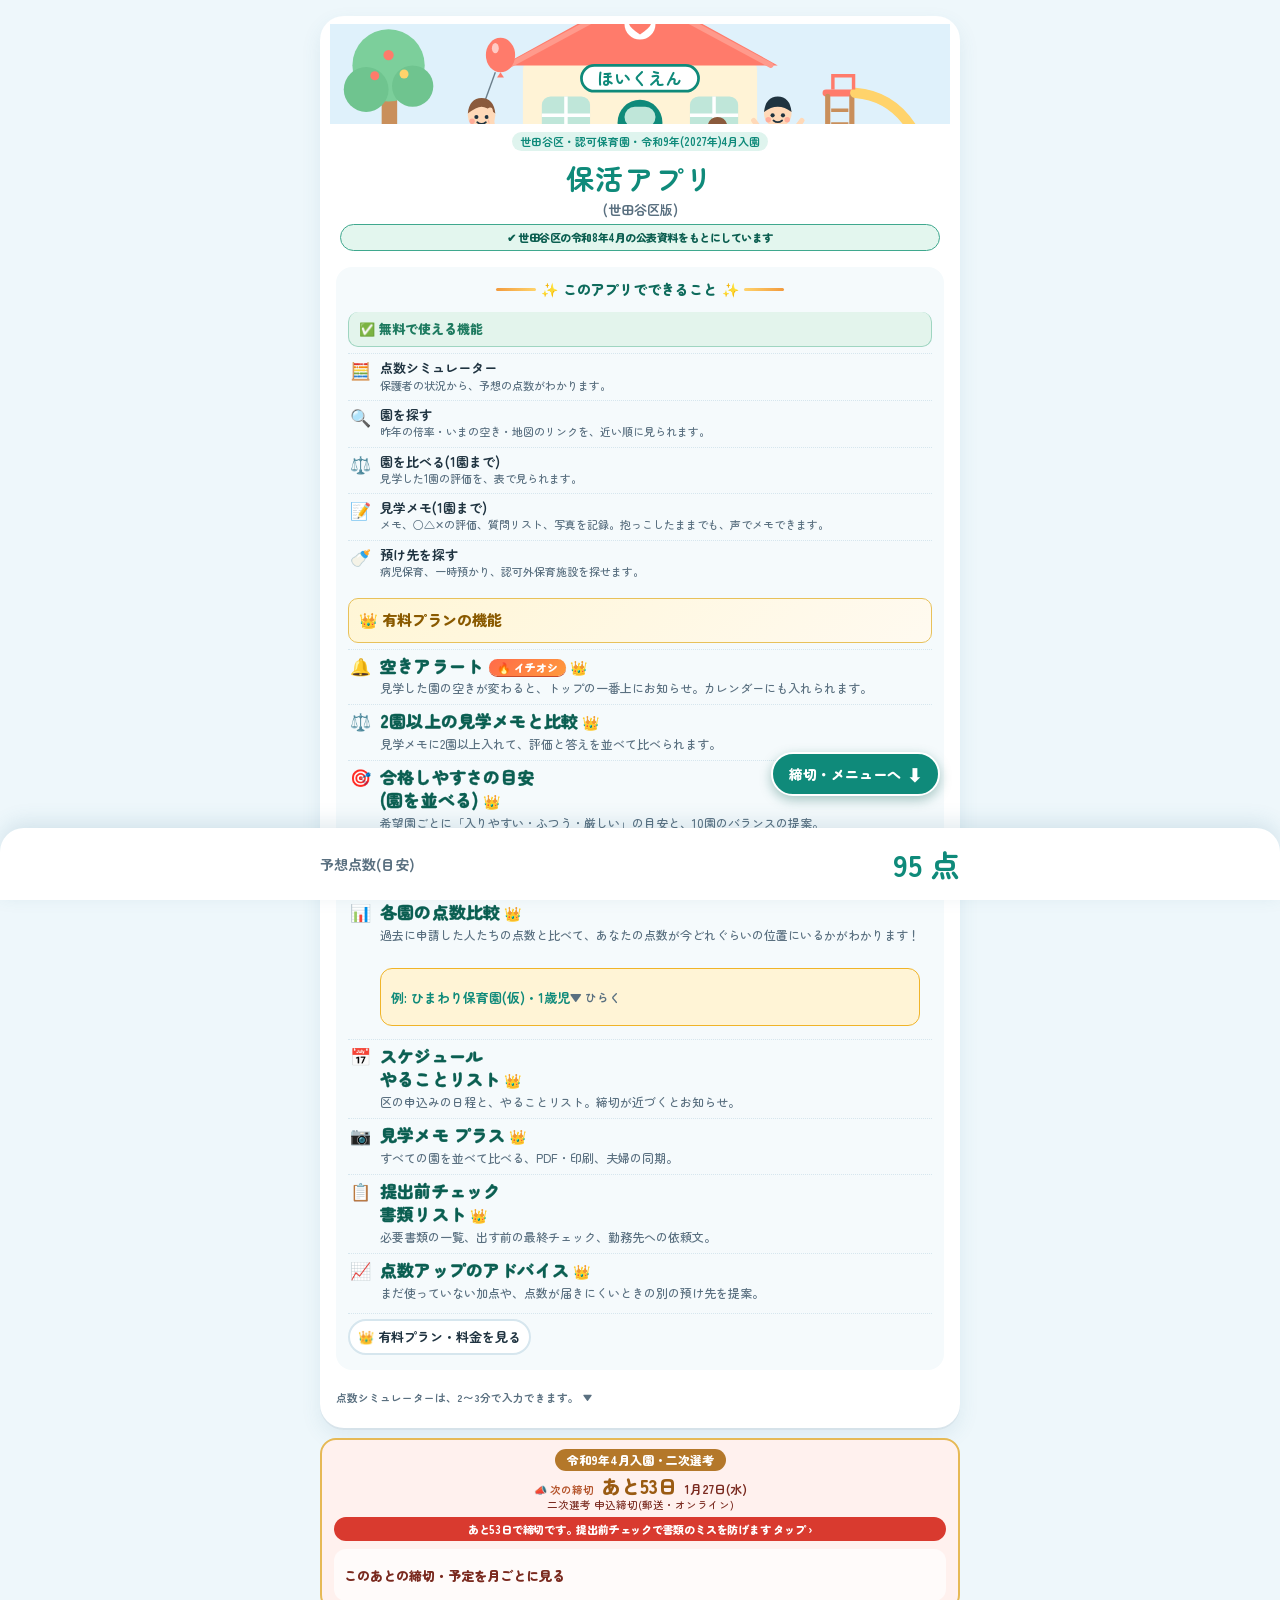
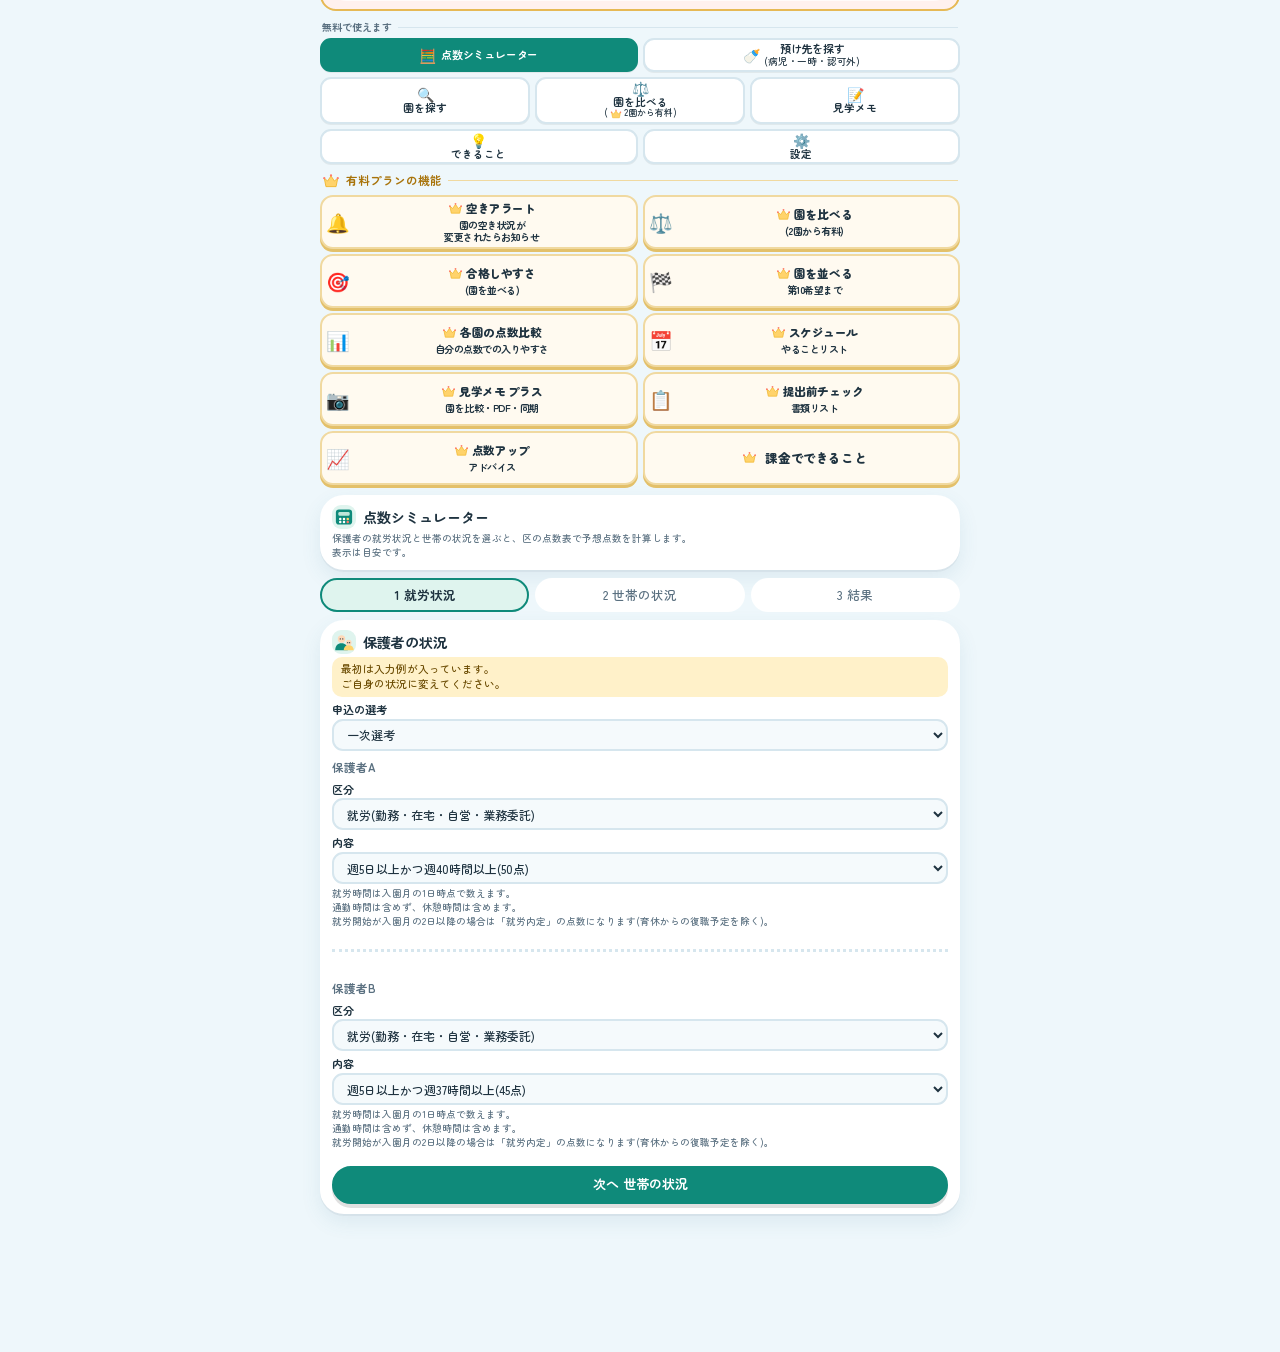
<file: hoikatsu.html>
<!doctype html>
<html lang="ja">
<head>
<meta charset="utf-8">
<meta name="viewport" content="width=device-width, initial-scale=1, viewport-fit=cover">
<title>保活アプリ（点数シミュレーター・園ごと比較、見学メモ）</title>
<meta name="claude:viewport-fit-sides" content="cover">
<link rel="stylesheet" href="https://fonts.googleapis.com/css2?family=Zen+Maru+Gothic:wght@500;700&display=swap">
<style>
/* Layout: 1カラム。やわらかい丸みと大きめの文字で、片手・子連れでも読みやすく。色は空色の地に、ミントの主色とコーラルのさし色。 */
:root{
  --bg:#eef7fb; --surface:#ffffff; --fg:#1f3340; --muted:#5a7080; --line:#d6e6ee;
  --accent:#0f8a7a; --accent-fg:#ffffff; --accent-soft:#dff4ee;
  --pop:#ff7b6b; --pop-soft:#ffe6e1;
  --plus:#0f8a7a; --minus:#d4493a; --note:#fff1c9; --note-fg:#6a4a00;
  --field:#f5fafc; --shadow:0 2px 0 rgba(31,51,64,.05), 0 8px 20px rgba(60,120,150,.10);
  --font-display:"Zen Maru Gothic","Hiragino Maru Gothic ProN","Yu Gothic",sans-serif;
  --font-body:"Zen Maru Gothic","Hiragino Maru Gothic ProN","Hiragino Sans","Yu Gothic",sans-serif;
}
@media (prefers-color-scheme: dark){
  :root:not([data-theme="light"]){
    --bg:#10202a; --surface:#18303d; --fg:#e9f3f7; --muted:#a2bac6; --line:#2b4756;
    --accent:#5fd3bf; --accent-fg:#06231d; --accent-soft:#17403b;
    --pop:#ff9a8c; --pop-soft:#4a2a28;
    --plus:#5fd3bf; --minus:#ff9a8c; --note:#3d3213; --note-fg:#ffdf94;
    --field:#12252f; --shadow:0 8px 20px rgba(0,0,0,.25); color-scheme:dark;
  }
}
:root[data-theme="dark"]{
  --bg:#10202a; --surface:#18303d; --fg:#e9f3f7; --muted:#a2bac6; --line:#2b4756;
  --accent:#5fd3bf; --accent-fg:#06231d; --accent-soft:#17403b;
  --pop:#ff9a8c; --pop-soft:#4a2a28;
  --plus:#5fd3bf; --minus:#ff9a8c; --note:#3d3213; --note-fg:#ffdf94;
  --field:#12252f; --shadow:0 8px 20px rgba(0,0,0,.25); color-scheme:dark;
}
*{box-sizing:border-box}
body{
  background:var(--bg); color:var(--fg); font-family:var(--font-body); font-size:17px; font-weight:500; line-height:1.75;
  padding-block:16px 130px;
  padding-left:max(16px, env(safe-area-inset-left, 0px));
  padding-right:max(16px, env(safe-area-inset-right, 0px));
}
.wrap{max-width:640px; margin:0 auto; min-width:0}
header{background:var(--surface); border-radius:24px; padding:12px 12px 16px; margin-bottom:14px; box-shadow:var(--shadow)}
header .hero{display:block; width:100%; height:auto; margin-bottom:12px}
header .tag, header h1, header .lead{margin-left:6px; margin-right:6px}
header .tag{display:inline-block; font-size:12px; line-height:1.5; font-weight:700; color:var(--accent); background:var(--accent-soft); border-radius:12px; padding:2px 10px; margin:0}
h1{font-family:var(--font-display); font-size:22px; line-height:1.4; margin-top:8px; margin-bottom:4px; text-wrap:balance}
.feat{margin:16px 6px 0; padding:10px 12px; background:var(--field); border-radius:16px}
.feat .fh2{margin:0 0 6px; font-size:13px; font-weight:700; color:var(--accent); text-align:center}
.feat ul{list-style:none; margin:0; padding:0; display:grid; gap:2px}
.feat li{display:flex; gap:8px; align-items:flex-start; padding:5px 0; border-top:1px dotted var(--line)}
.feat li:first-child{border-top:0}
.feat .fi{flex:none; width:24px; text-align:center; font-size:17px; line-height:1.3}
.feat .ft{font-size:13px; line-height:1.4; min-width:0}
.feat .ft b{font-size:13px}
.feat .ft small{display:block; font-size:11px; color:var(--muted); font-weight:500; line-height:1.4}
.feat .fcr{font-size:11px; margin-left:4px}
.feat .fpd summary{display:flex; gap:8px; align-items:flex-start; cursor:pointer; list-style:none}
.feat .fpd summary::-webkit-details-marker{display:none}
.feat .fpd u{text-decoration:none; color:#0f8a7a; font-weight:700; margin-left:4px}
.feat .fpd details[open] u{display:none}
.feat .fpl{margin:6px 0 2px 32px; padding:0; list-style:none; display:grid; gap:4px}
.feat .fpl li{display:block; border:0; padding:0; font-size:11.5px; line-height:1.45; color:var(--muted)}
.feat .fpl li b{display:block; font-size:12px; color:var(--fg)}
.feat .fgo{margin-top:4px!important}
details.leadd{margin:8px 6px 0; text-align:center}
details.leadd summary{cursor:pointer; list-style:none; font-size:10.5px; color:var(--muted); line-height:1.5}
details.leadd summary::-webkit-details-marker{display:none}
details.leadd .lt{margin-left:4px; font-size:9px}
details.leadd[open] .lt{display:inline-block; transform:rotate(180deg)}
details.leadd p.lead{font-size:10.5px!important; margin:2px 0 0!important}
header p.lead{margin-top:0; margin-bottom:0; color:var(--muted); font-size:12px; line-height:1.6}
.steps{display:flex; gap:8px; margin:0 0 14px; padding:0; list-style:none; counter-reset:s}
.steps li{flex:1; font-size:13px; text-align:center; padding:6px 4px; border-radius:999px; background:var(--surface); color:var(--muted); border:2px solid transparent; white-space:nowrap}
.steps li[aria-current="step"]{border-color:var(--accent); color:var(--fg); font-weight:700; background:var(--accent-soft)}
.steps li.done{background:var(--accent); color:var(--accent-fg)}
.panel{background:var(--surface); border-radius:24px; padding:20px 18px; margin-bottom:14px; box-shadow:var(--shadow)}
h2{font-family:var(--font-display); font-size:20px; margin:0 0 12px; display:flex; align-items:center; gap:8px; flex-wrap:wrap}
h2::before{content:""; width:10px; height:22px; border-radius:6px; background:var(--pop); flex:none}
h2.hasicon::before{display:none}
.hi{width:40px; height:40px; flex:none; border-radius:14px; background:var(--accent-soft); display:grid; place-items:center}
.hi svg{width:30px; height:30px; display:block}
h3{font-size:15px; margin:0 0 6px; color:var(--muted); font-weight:700}
h3.grp{margin-top:20px; padding:4px 12px; background:var(--accent-soft); color:var(--accent); border-radius:999px; display:inline-block}
h3.grp:first-of-type{margin-top:0}
label.field{display:block; font-size:15px; font-weight:700; margin:14px 0 6px}
select{
  width:100%; min-height:52px; font:inherit; color:var(--fg); background:var(--field);
  border:2px solid var(--line); border-radius:16px; padding:8px 12px;
}
select:focus-visible, button:focus-visible, input:focus-visible, summary:focus-visible, a:focus-visible, textarea:focus-visible{outline:3px solid var(--pop); outline-offset:2px}
.parent + .parent{margin-top:20px; padding-top:20px; border-top:3px dotted var(--line)}
.hint{font-size:12px; color:var(--muted); line-height:1.65; margin:6px 0 0}
.check{display:flex; gap:12px; align-items:flex-start; padding:14px 0; border-top:2px dotted var(--line); min-width:0}
h3.grp + .check{border-top:0}
.check input[type="checkbox"]{width:26px; height:26px; margin-top:2px; accent-color:var(--accent); flex:none}
.check .txt{flex:1; min-width:0}
.check .txt select{margin-top:8px}
.check .pt{font-variant-numeric:tabular-nums; font-weight:700; flex:none; min-width:2.6em; text-align:right; font-size:18px}
.check .pt.p{color:var(--plus)} .check .pt.m{color:var(--minus)}
.check small{display:block; color:var(--muted); font-size:12px; line-height:1.6}
.check.off{opacity:.5}
.no{display:inline-block; font-size:12px; color:var(--muted); background:var(--field); border-radius:999px; padding:0 8px; margin-right:6px; vertical-align:1px}
.nav{display:flex; gap:10px; margin-top:8px}
button{font:inherit; font-weight:700; min-height:52px; border-radius:999px; padding:0 22px; cursor:pointer; border:2px solid var(--line); background:var(--surface); color:var(--fg); transition:transform .12s}
button:active{transform:scale(.97)}
button.primary{background:var(--accent); color:var(--accent-fg); border-color:var(--accent); flex:1; box-shadow:0 4px 0 rgba(0,0,0,.12)}
.score{display:flex; align-items:baseline; gap:8px; flex-wrap:wrap; background:var(--accent-soft); border-radius:20px; padding:12px 18px}
.score .num{font-family:var(--font-display); font-size:72px; line-height:1.1; font-weight:700; font-variant-numeric:tabular-nums; color:var(--accent)}
.score .unit{color:var(--muted); font-size:20px; font-weight:700}
.rows{margin:14px 0 0; padding:0; list-style:none}
.rows li{display:flex; justify-content:space-between; gap:12px; padding:10px 0; border-top:2px dotted var(--line); font-size:15px}
.rows li span:first-child{min-width:0}
.rows .v{font-variant-numeric:tabular-nums; font-weight:700; flex:none; font-size:17px}
.rows li.dropped span:first-child{text-decoration:line-through; color:var(--muted)}
.rows li.dropped .v{color:var(--muted)}
.rows li small{display:block; color:var(--muted); font-size:11px}
.notice{background:var(--note); color:var(--note-fg); border-radius:18px; padding:12px 14px; font-size:13px; line-height:1.7}
.notice ul{margin:0; padding-left:1.2em}
.locked{border:3px dashed var(--accent); background:var(--accent-soft); border-radius:24px; padding:18px}
.locked b{font-family:var(--font-display)}
.locked ul{margin:8px 0 0; padding-left:1.2em; font-size:13px}
.badge{display:inline-block; font-size:12px; font-weight:700; background:var(--pop); color:#fff; border-radius:999px; padding:1px 10px; margin-right:6px; vertical-align:2px}
details{margin-top:12px; font-size:13px}
summary{cursor:pointer; min-height:40px; display:flex; align-items:center; color:var(--accent); font-weight:700}
details ol, details ul{margin:6px 0 0; padding-left:1.4em}
details li{margin-bottom:4px}
.src{font-size:11px; color:var(--muted); line-height:1.7; margin:14px 0 0}
.src a{color:var(--accent)}
.bar{
  position:fixed; left:0; right:0; bottom:0; z-index:5; background:var(--surface); border-radius:24px 24px 0 0; box-shadow:0 -6px 20px rgba(60,120,150,.15);
  padding-top:10px; padding-bottom:calc(10px + env(safe-area-inset-bottom, 0px));
  padding-left:max(20px, env(safe-area-inset-left, 0px)); padding-right:max(20px, env(safe-area-inset-right, 0px));
}
.bar .in{max-width:640px; margin:0 auto; display:flex; justify-content:space-between; align-items:center; gap:12px}
.bar .t{font-size:14px; color:var(--muted); font-weight:700}
.bar .n{font-family:var(--font-display); font-size:30px; font-weight:700; color:var(--accent); font-variant-numeric:tabular-nums}
.tabs{display:grid; grid-template-columns:repeat(12,1fr); gap:8px; margin:0 0 16px}
.tabs button{grid-column:span 3; min-height:64px; display:flex; flex-direction:column; align-items:center; justify-content:center; gap:2px; padding:6px 2px; border-radius:20px; border:2px solid var(--line); background:var(--surface); color:var(--fg); font-size:13px; line-height:1.25; box-shadow:var(--shadow)}
.tabs button.hero{grid-column:span 12; flex-direction:row; gap:10px; min-height:60px; font-size:17px}
.tabs button .ti{font-size:22px; line-height:1}
.tabs button.hero .ti{font-size:26px}
.tabs button[aria-selected="true"]{background:var(--accent); border-color:var(--accent); color:var(--accent-fg); box-shadow:0 4px 0 rgba(0,0,0,.12)}
.chip{display:inline-block; font-size:13px; background:var(--field); border-radius:999px; padding:0 10px; margin:0 6px 4px 0; color:var(--muted); white-space:nowrap}
.chip.g{color:var(--plus); background:var(--accent-soft)}
.chip.w{color:var(--minus); background:var(--pop-soft)}
.ex{font-size:12px; background:var(--note); color:var(--note-fg); border-radius:999px; padding:0 8px; margin-right:6px; vertical-align:2px}
.vcard{border-top:2px dotted var(--line); padding:16px 0; min-width:0}
.vcard:first-child{border-top:0; padding-top:0}
.vcard h3{color:var(--fg); font-size:18px; font-family:var(--font-display); margin:0; overflow-wrap:anywhere}
.vcard .meta{font-size:12px; color:var(--muted); margin:2px 0 6px}
.vcard .memo{font-size:14px; margin:6px 0 0; overflow-wrap:anywhere; background:var(--field); border-radius:14px; padding:8px 12px}
.vtbl .vmemo{margin:6px 0 0; padding:0}
.vtbl .vmemo summary{white-space:nowrap; display:inline-flex; align-items:center; gap:6px; cursor:pointer; list-style:none; font-size:12px; font-weight:700; color:#8a5a00; background:#fff1c9; border-radius:999px; padding:4px 10px; min-height:0; line-height:1.3}
.vtbl .vmemo summary::-webkit-details-marker{display:none}
.vtbl .vmemo summary span{font-size:10.5px; font-weight:500; color:var(--muted)}
.vtbl .vmemo[open] summary span{display:none}
.vtbl .vmemo[open] summary::after{content:'▲ とじる'; font-size:10.5px; font-weight:500; color:var(--muted)}
.vtbl .vmemo p{margin:6px 0 0; padding:6px 8px; background:var(--field); border-radius:10px; font-size:12.5px; line-height:1.5; font-weight:500; white-space:normal; overflow-wrap:anywhere}
.vtbl .vmemo p b{display:block; font-size:11px; color:var(--muted); margin-bottom:1px}
.vtbl .vb{display:flex; flex-wrap:nowrap; gap:6px; margin-top:6px}
.vtbl .vb button{white-space:nowrap; writing-mode:horizontal-tb; flex:none; min-width:0; min-height:34px; padding:0 14px; font-size:13px; line-height:1}
.vtbl th[scope=row]{min-width:9.5em}
.vtbl small .gb{font-size:14px; padding:0 8px; border-radius:6px; vertical-align:middle; margin-left:2px}
.vact{display:flex; gap:8px; flex-wrap:wrap; align-items:center; margin-top:10px}
.vact button{min-height:44px; padding:0 16px; font-size:14px}
.vact label{font-size:15px; display:flex; gap:8px; align-items:center; min-height:44px; margin-right:auto}
.vact input{width:22px; height:22px; accent-color:var(--accent)}
input[type="text"], input[type="date"], textarea{
  width:100%; min-height:52px; font:inherit; color:var(--fg); background:var(--field);
  border:2px solid var(--line); border-radius:16px; padding:8px 12px;
}
textarea{min-height:100px; resize:vertical}
.item{padding:12px 0; border-top:2px dotted var(--line); font-size:15px}
.seg{display:flex; gap:8px; flex-wrap:wrap; margin-top:6px}
.seg label{position:relative; flex:1; min-width:5.5em}
.seg input{position:absolute; opacity:0; inset:0; width:100%; height:100%; margin:0; cursor:pointer}
.seg span{display:block; text-align:center; min-height:48px; line-height:44px; border:2px solid var(--line); border-radius:999px; font-size:15px; color:var(--muted); background:var(--field)}
.seg input:checked + span.g{background:var(--accent-soft); color:var(--plus); border-color:var(--plus); font-weight:700}
.seg input:checked + span.w{background:var(--pop-soft); color:var(--minus); border-color:var(--minus); font-weight:700}
.seg input:checked + span.b{background:#fde8e8; color:#b3261e; border-color:#b3261e; font-weight:700}
.cusn{flex:1; min-width:0; font-size:13px; padding:4px 8px; border:1.5px dashed var(--line); border-radius:8px}
.vmemo i.none{color:var(--muted); font-style:normal; font-size:12px}
.wmap{display:inline-block; margin-top:3px; font-size:12.5px; font-weight:700; color:var(--accent,#2a9d8f); text-decoration:none}
.rs{display:block; font-size:11px; font-weight:400; margin-top:2px}.rs .g{color:var(--plus)}.rs .w{color:var(--minus)}.rs .b{color:#b3261e}
.cmp .s.b{color:#b3261e}.vtbl .cnt .b{color:#b3261e}
.seg input:checked + span.q{background:var(--note); color:var(--note-fg); border-color:var(--note-fg); font-weight:700}
.seg input:focus-visible + span{outline:3px solid var(--pop); outline-offset:2px}
.tblwrap{overflow-x:auto; margin-top:8px; border-radius:16px}
table.cmp{border-collapse:collapse; width:100%; min-width:340px; font-size:14px}
.cmp th, .cmp td{border-top:2px dotted var(--line); padding:10px 8px; text-align:center; vertical-align:top; font-weight:500}
.cmp thead th{font-weight:700; border-top:0}
.cmp th:first-child, .cmp td:first-child{text-align:left; min-width:9em}
.gb{display:inline-block; min-width:1.6em; text-align:center; font-weight:800; border-radius:8px; padding:0 8px; color:#fff; background:#9aa7ae}
.gb.a{background:#e5483d}.gb.b{background:#3b82d6}.gb.c{background:#f5c518; color:#4a3a00}.gb.n{background:#9aa7ae}
.gb{font-size:20px; line-height:1.35}
.cmp .gb{font-size:26px; padding:0 12px; border-radius:10px}
.gb.big{font-size:44px; line-height:1.25; padding:0 20px; border-radius:16px}
.gradebox{display:flex; align-items:center; gap:12px; margin:14px 0 4px; padding:10px 12px; background:var(--field); border-radius:14px}
.gradebox{flex-wrap:wrap}.gradebox .gl{font-size:15px; font-weight:800; flex:0 0 100%}.gradebox .gd{font-size:11.5px; color:var(--muted); line-height:1.5}
.cmp .s{font-size:18px; font-weight:700}
.cmp .s.g{color:var(--plus)} .cmp .s.w{color:var(--minus)} .cmp .s.q{color:var(--muted)}
.err{color:var(--minus); font-size:14px; margin:6px 0 0; font-weight:700}
.frow{display:flex; gap:10px; align-items:center; justify-content:space-between; padding:14px 0; border-top:2px dotted var(--line); min-width:0}
.frow:first-child{border-top:0}
.frow .ftxt{flex:1; min-width:0; overflow-wrap:anywhere; font-size:15px}
.frow .ftxt b{font-family:var(--font-display); font-size:17px}
.frow button{min-height:44px; padding:0 14px; font-size:14px; flex:none}
.ctl{display:flex; gap:10px; flex-wrap:wrap}
.ctl > div{flex:1; min-width:9em}
.dist{list-style:none; margin:10px 0 0; padding:0}
.dist li{display:grid; grid-template-columns:6.8em 1fr 7.4em; gap:8px; align-items:center; padding:6px 0; font-size:14px}
.dist .track{height:18px; background:var(--field); border-radius:999px; overflow:hidden; min-width:0}
.dist .track i{display:block; height:100%; background:var(--muted); opacity:.45; border-radius:999px}
.dbx{margin:8px 0 2px; padding:8px 10px; border-radius:12px; background:#fff4d6; border:1.5px solid #f0b429; font-size:13px; line-height:1.5}
.dbx>b{display:block; font-size:13px; margin-bottom:4px}
.dbx small{display:block; color:var(--muted); font-size:11.5px; margin-top:4px}
.dbar{display:flex; gap:2px; height:14px; border-radius:7px; overflow:hidden}
.dbar i{display:block; background:#d9b44a; opacity:.55; min-width:3px}
.dbar i.qme{background:#0f8a7a; opacity:1}
.dbar i{opacity:1!important}
.dbar i.qlo{background:#4a8fd8}
.dbar i.qme{background:#0f9d76}
.dbar i.qhi{background:#f29a3d}
.lgs{display:flex; flex-wrap:wrap; gap:4px 6px; margin-top:4px}
.lg{white-space:nowrap; font-size:12px; font-weight:700; padding:2px 8px; border-radius:999px; color:#fff}
.lg.qlo{background:#4a8fd8}.lg.qme{background:#0f9d76}.lg.qhi{background:#f29a3d}
.dnote{margin:6px 0 4px; padding:6px 8px; background:#fff; border-radius:10px; font-size:11.5px; line-height:1.5; color:var(--fg)}
.dnote b{display:block; font-size:11.5px; color:#8a5a00}
.dbx summary{cursor:pointer; list-style:none}
.dbx summary::-webkit-details-marker{display:none}
.dbx summary::after{content:"▼ ひらく"; float:right; font-size:11.5px; color:var(--muted)}
.dbx[open] summary::after{content:"▲ とじる"}
.dbc{padding:6px 0; border-top:1px dashed #e0c070; margin-top:6px}
.dbc.cur{font-weight:400}
.dbc.cur>b{color:#0f8a7a}
.dl{display:flex; justify-content:space-between; font-size:11px; color:var(--muted); margin-bottom:3px}
.dist li.me{font-weight:700}
.dist li.me .track i{background:var(--pop); opacity:1}
.dist .n{text-align:right; font-variant-numeric:tabular-nums}
@media (max-width:420px){ .dist li{grid-template-columns:5.6em 1fr 6.2em; font-size:13px} }
@media (prefers-reduced-motion: reduce){ button{transition:none} }

h1 .sub{display:block; font-size:14px; font-weight:700; color:var(--muted)}
.about{list-style:none; margin:10px 0 0; padding:0; display:grid; gap:10px}
.about li{background:var(--field); border-radius:16px; padding:12px 14px; display:grid; gap:2px}
.about li b{font-family:var(--font-display); font-size:16px}
.about li span{font-size:13px; color:var(--muted); line-height:1.65}
.about.rich li{grid-template-columns:44px 1fr; align-items:center; gap:12px; padding:10px 12px}
.about.rich .ic{font-style:normal; font-size:26px; width:44px; height:44px; display:grid; place-items:center; background:#fff; border-radius:14px; box-shadow:0 1px 3px rgba(40,70,70,.12)}
.about.rich li div{display:grid; gap:2px}
.about.rich li b{font-size:16px; line-height:1.35}
.about.rich.paid li{background:#fff8e8; border:1.5px solid #f0dca4}
.about .tg{font-style:normal; font-size:11px; font-weight:800; border-radius:999px; padding:1px 8px; margin-left:6px}
.grp.g1{color:#1e6b5c}.grp.g2{color:#9a5b12}.grp small{font-size:12px; font-weight:700; color:#a3281f; background:#fde9e4; border-radius:999px; padding:2px 9px; margin-left:6px}
.about.note li{padding-left:2.5em}.about.note li::before{display:none}.about.note li i{position:absolute; left:0; top:0; font-style:normal}
.about.plain{gap:6px}
h3.grp{margin-top:18px}
h3.grp:first-child{margin-top:0}
.about.plain li{background:transparent; padding:0 0 0 1.1em; position:relative; font-size:14px}
.about.plain li::before{content:""; position:absolute; left:0; top:.8em; width:6px; height:6px; border-radius:50%; background:var(--pop)}
.htbl{width:auto; min-width:100%}
.htbl th, .htbl td{min-width:5.2em}
.htbl thead th{white-space:normal; vertical-align:bottom; min-width:6.4em}
.htbl thead th .area{display:block; width:max-content; margin:3px auto 0}
.htbl tbody th, .htbl thead th:first-child{position:sticky; left:0; background:var(--surface); z-index:1; min-width:4.6em; width:auto; text-align:left; font-size:12px; color:var(--muted)}
.fcards{display:grid; gap:10px; margin-top:8px}
.fcard{background:var(--field); border-radius:18px; padding:10px 12px 12px; min-width:0}
.fh{display:flex; align-items:center; gap:8px; flex-wrap:wrap}
.fh .fn{font-size:16px; overflow-wrap:anywhere; min-width:0}
.fh .mini{margin-left:auto; background:var(--accent-soft); border-color:transparent; color:var(--accent); min-height:36px}
.fs{display:grid; grid-template-columns:repeat(3,1fr); gap:6px; margin-top:8px}
.fs .st{background:var(--surface); border-radius:12px; padding:6px 4px; text-align:center; display:flex; flex-direction:column; line-height:1.35; min-width:0}
.fs .lb{font-size:11px; font-weight:700; color:var(--muted)}
.fs b{font-size:16px}
.fs small{font-size:11px; color:var(--muted); font-weight:500}
.item{display:flex; align-items:center; gap:8px; padding:6px 0; font-size:14px}
.item .il{flex:1; min-width:0; line-height:1.4}
.item .seg{margin:0; flex:none; gap:4px; flex-wrap:nowrap}
.seg label{min-width:0}
.item .seg label{flex:none; width:42px}
.item .seg span{min-height:34px; line-height:30px; font-size:16px; border-width:2px}
.ages{margin-top:8px; font-size:13px}
.ages summary{min-height:34px; font-size:13px}
.agetbl{width:100%; border-collapse:collapse; font-size:12px}
.agetbl th, .agetbl td{padding:4px 3px; text-align:center; border-top:1px dotted var(--line); font-weight:500; white-space:nowrap}
.agetbl thead th{border-top:0; color:var(--muted); font-size:11px}
.agetbl tbody th{text-align:left}
.agetbl small{color:var(--muted); font-size:10px}
.agetbl tr.cur{background:var(--accent-soft)}
.now{margin-top:8px; background:var(--accent-soft); border-radius:14px; padding:8px 10px}
.nowh{display:flex; flex-wrap:wrap; gap:2px 8px; align-items:baseline; font-size:12px}
.nowh b{font-size:13px; font-family:var(--font-display)}
.nowh span{color:var(--muted)}
.nowh em{font-style:normal; color:var(--minus); font-weight:700}
.nowg{display:grid; grid-template-columns:repeat(6,1fr); gap:4px; margin-top:6px}
.nc{background:var(--surface); border-radius:10px; text-align:center; padding:3px 0; display:flex; flex-direction:column; line-height:1.3; border:2px solid transparent}
.nc i{font-style:normal; font-size:10px; color:var(--muted); font-weight:700}
.nc b{font-size:15px}
.nc.ok{border-color:var(--plus)} .nc.ok b{color:var(--plus)}
.nc.zero b{color:var(--muted)} .nc.na{opacity:.55}
.nonow{font-size:11px; color:var(--muted); margin:8px 0 0}
.sr{position:absolute; width:1px; height:1px; overflow:hidden; clip:rect(0 0 0 0); white-space:nowrap}
table.ftbl, table.vtbl{border-collapse:collapse; width:100%; font-size:13px}
.ftbl th, .ftbl td, .vtbl th, .vtbl td{border-top:2px dotted var(--line); padding:7px 3px; text-align:center; vertical-align:middle; font-weight:500; line-height:1.4}
.ftbl thead th, .vtbl thead th{border-top:0; font-size:12px; color:var(--muted); font-weight:700; padding-bottom:4px}
.ftbl tbody th, .vtbl tbody th{text-align:left; overflow-wrap:anywhere; min-width:0; width:38%}
.ftbl small, .vtbl small{display:block; font-size:11px; color:var(--muted); font-weight:500}
.ftbl b, .vtbl b{font-size:14px}
.area{display:inline-block; font-size:11px; font-weight:700; color:var(--accent); background:var(--accent-soft); border-radius:999px; padding:0 7px; white-space:nowrap; vertical-align:1px}
.ftbl tbody th{width:44%}
.ftbl thead th, .vtbl thead th{white-space:nowrap}
.fn{font-family:var(--font-display); font-size:14px; font-weight:700}
.vtbl .memo1{overflow:hidden; display:-webkit-box; -webkit-line-clamp:1; -webkit-box-orient:vertical}
.vtbl .cnt{white-space:nowrap; font-size:13px; font-weight:700}
.vtbl .cnt .g{color:var(--plus)} .vtbl .cnt .w{color:var(--minus)} .vtbl .cnt .q{color:var(--muted)}
.vtbl .vb{display:flex; gap:6px; margin-top:6px}
.ftbl td, .vtbl td{white-space:nowrap}
.ftbl small, .vtbl td small{white-space:nowrap}
.vtbl input.big{width:24px; height:24px; accent-color:var(--accent)}
button.mini{min-height:36px; min-width:36px; padding:0 8px; font-size:13px; border-width:2px}
.ftbl button.mini{background:var(--accent-soft); border-color:transparent; color:var(--accent); font-size:16px}
.cmp th, .cmp td{padding:4px 5px}
table.cmp{font-size:12.5px; min-width:0}.cmp thead th{font-size:12.5px; line-height:1.3; word-break:keep-all; overflow-wrap:anywhere}.cmp th:first-child, .cmp td:first-child{min-width:0; width:34%; font-size:12px; line-height:1.4; font-weight:700}.cmpadd{margin:10px 0 8px; padding:10px 12px; background:var(--field); border-radius:14px}
.cmpadd input{min-height:44px; width:100%}
.cmpres{display:grid; gap:6px; margin-top:6px}
.cmpres button{display:flex; justify-content:space-between; align-items:center; gap:8px; width:100%; min-height:44px; padding:6px 12px; text-align:left; font-size:14px; font-weight:700}
.cmpres button small{font-weight:500; color:var(--muted); font-size:11.5px; flex:none}
.cmp th[scope=row]{white-space:nowrap!important; text-align:left; vertical-align:middle; font-size:12px; padding-right:6px}
.cmp thead th{vertical-align:bottom!important}
.cmpname{all:unset; display:flex; flex-direction:column; align-items:center; gap:4px; cursor:pointer; text-align:center; font-weight:700; font-size:12.5px; line-height:1.3; color:var(--fg); text-decoration:none}
.cmpname .ce{display:inline-block; white-space:nowrap; font-size:10.5px; font-weight:700; color:var(--accent); background:var(--accent-soft); border-radius:999px; padding:2px 9px; text-decoration:none}
.cmp .gs{display:block; white-space:nowrap; font-size:10px; color:var(--muted); margin-top:2px}
.cmp .gb{font-size:22px!important; padding:0 10px!important}
.cmp td{white-space:nowrap}
.cmp .s{font-size:15px}.cmp th[scope=row] small{display:block; font-size:10.5px; font-weight:500; color:var(--muted); line-height:1.3}.cmp th[scope=row]{white-space:nowrap}.cmp td{font-size:12.5px}
.cmp .s{font-size:15px}
[hidden]{display:none!important}
body{margin:0}
img{max-width:100%}
</style>
</head>
<body>


<div class="wrap">
  <header>
    <svg class="hero" viewBox="0 0 360 150" role="img" aria-label="保育園と子どもたちのイラスト">
<rect width="360" height="150" rx="18" fill="#dff1fb"/>
<circle cx="322" cy="28" r="15" fill="#ffd36b"/>
<g fill="#fff"><ellipse cx="58" cy="26" rx="22" ry="8.5"/><ellipse cx="76" cy="21" rx="13" ry="8"/><ellipse cx="246" cy="18" rx="18" ry="7"/><ellipse cx="258" cy="14" rx="10" ry="6"/></g>
<path d="M0 118q180-14 360 0v32H0z" fill="#bfe6d9"/>
<path d="M0 134q180-10 360 0v16H0z" fill="#a8dcc8"/>
<g><rect x="30" y="82" width="9" height="38" rx="3" fill="#c98f5b"/><circle cx="34" cy="70" r="21" fill="#7ccf9b"/><circle cx="21" cy="84" r="13" fill="#6fc48f"/><circle cx="48" cy="82" r="12" fill="#6fc48f"/><circle cx="34" cy="64" r="3" fill="#ff7b6b"/><circle cx="26" cy="76" r="2.6" fill="#ff7b6b"/><circle cx="43" cy="75" r="2.6" fill="#ffd36b"/></g>
<rect x="112" y="66" width="136" height="52" rx="7" fill="#fff3d6"/>
<path d="M100 70L180 26l80 44z" fill="#ff7b6b"/>
<path d="M104 70L180 29l76 41" stroke="#ff9a8c" stroke-width="3" fill="none" stroke-linecap="round"/>
<rect x="178.5" y="8" width="3" height="20" fill="#0f8a7a"/><path d="M181.5 8l16 5-16 5z" fill="#ffd36b"/>
<circle cx="180" cy="46" r="9" fill="#fff"/><path d="M180 52c-5-3.4-6.5-5-6.5-7.2a3.2 3.2 0 0 1 6.5-1 3.2 3.2 0 0 1 6.5 1c0 2.2-1.5 3.8-6.5 7.2z" fill="#ff7b6b"/>
<rect x="146" y="70" width="68" height="15" rx="7.5" fill="#fff" stroke="#0f8a7a" stroke-width="1.6"/>
<text x="180" y="81.2" text-anchor="middle" font-size="10" font-weight="700" fill="#0f8a7a" font-family="'Zen Maru Gothic','Hiragino Maru Gothic ProN','Yu Gothic',sans-serif">ほいくえん</text>
<rect x="167" y="90" width="26" height="28" rx="13" fill="#0f8a7a"/><rect x="171" y="94" width="18" height="12" rx="6" fill="#bfe6d9"/><circle cx="188" cy="108" r="1.6" fill="#ffd36b"/>
<g><rect x="123" y="88" width="28" height="22" rx="5" fill="#bfe6d9"/><path d="M137 88v22M123 99h28" stroke="#fff" stroke-width="2"/><rect x="209" y="88" width="28" height="22" rx="5" fill="#bfe6d9"/><path d="M223 88v22M209 99h28" stroke="#fff" stroke-width="2"/></g>
<rect x="120" y="108" width="34" height="5" rx="2.5" fill="#7ccf9b"/><rect x="206" y="108" width="34" height="5" rx="2.5" fill="#7ccf9b"/>
<g><rect x="286" y="84" width="20" height="4" rx="2" fill="#ff7b6b"/><path d="M289 88v30M303 88v30" stroke="#c98f5b" stroke-width="3" stroke-linecap="round"/><path d="M291 96h10M291 104h10M291 112h10" stroke="#c98f5b" stroke-width="2"/><path d="M305 86Q330 88 342 114" stroke="#ffd36b" stroke-width="6" fill="none" stroke-linecap="round"/><path d="M292 84v-8h12v8" stroke="#ff7b6b" stroke-width="2" fill="none"/></g>
<g><path d="M96 74L88 96" stroke="#1f3340" stroke-width=".8" opacity=".6"/><ellipse cx="99" cy="64" rx="8.5" ry="10" fill="#ff7b6b"/><path d="M99 74l-2 3h4z" fill="#ff7b6b"/><ellipse cx="96" cy="60" rx="2" ry="3" fill="#fff" opacity=".6"/>
<path d="M80 119q-1-12 8-12t8 12z" fill="#ffd36b"/><circle cx="88" cy="99" r="8" fill="#ffd9b8"/><path d="M80 98q1-9 8-9t8 9q-5-4-8-4t-8 4z" fill="#8a5a3c"/><circle cx="85" cy="100" r="1.2" fill="#1f3340"/><circle cx="91" cy="100" r="1.2" fill="#1f3340"/><path d="M85.5 103q2.5 2 5 0" stroke="#1f3340" stroke-width="1" fill="none" stroke-linecap="round"/><circle cx="82.5" cy="102.5" r="1.6" fill="#ff9a8c" opacity=".7"/><circle cx="93.5" cy="102.5" r="1.6" fill="#ff9a8c" opacity=".7"/><path d="M95 110L93 96" stroke="#ffd9b8" stroke-width="3" stroke-linecap="round"/></g>
<g><rect x="257" y="108" width="7" height="12" rx="3" fill="#1f3340" opacity=".15"/><path d="M251 120q-1-13 9-13t9 13z" fill="#0f8a7a"/><circle cx="260" cy="98" r="8" fill="#ffd9b8"/><path d="M252 97q1-9 8-9t8 9q-4-3-8-3t-8 3z" fill="#1f3340"/><circle cx="257" cy="99" r="1.2" fill="#1f3340"/><circle cx="263" cy="99" r="1.2" fill="#1f3340"/><path d="M257.5 102q2.5 2 5 0" stroke="#1f3340" stroke-width="1" fill="none" stroke-linecap="round"/><circle cx="254.5" cy="101.5" r="1.6" fill="#ff9a8c" opacity=".7"/><circle cx="265.5" cy="101.5" r="1.6" fill="#ff9a8c" opacity=".7"/><path d="M252 110l-6-8M268 110l6-8" stroke="#ffd9b8" stroke-width="3" stroke-linecap="round"/></g>
<g><path d="M219 120q-1-8 6-8t6 8z" fill="#ff9a8c"/><circle cx="225" cy="107" r="6" fill="#ffd9b8"/><path d="M219 106q1-6 6-6t6 6q-3-2-6-2t-6 2z" fill="#8a5a3c"/><circle cx="223" cy="108" r="1" fill="#1f3340"/><circle cx="227" cy="108" r="1" fill="#1f3340"/><path d="M223.6 110.6q1.4 1.2 2.8 0" stroke="#1f3340" stroke-width=".8" fill="none" stroke-linecap="round"/></g>
<g><circle cx="12" cy="130" r="3" fill="#ff7b6b"/><circle cx="12" cy="130" r="1.2" fill="#ffd36b"/><path d="M12 133v8" stroke="#6fc48f" stroke-width="1.6"/><circle cx="152" cy="132" r="3" fill="#ffd36b"/><circle cx="152" cy="132" r="1.2" fill="#ff7b6b"/><path d="M152 135v8" stroke="#6fc48f" stroke-width="1.6"/><circle cx="350" cy="130" r="3" fill="#ff7b6b"/><circle cx="350" cy="130" r="1.2" fill="#ffd36b"/><path d="M350 133v8" stroke="#6fc48f" stroke-width="1.6"/><circle cx="300" cy="136" r="2.6" fill="#ffd36b"/><path d="M300 139v6" stroke="#6fc48f" stroke-width="1.6"/></g>
</svg>
    <p class="tag" id="tag">世田谷区・認可保育園</p>
    <h1>保活アプリ<span class="sub">(世田谷区版)</span></h1>
    <p class="srcl" id="srcLine">✔ 世田谷区の令和8年4月の公表資料をもとにしています</p>
    <div class="feat"><p class="fh2">このアプリでできること</p><ul><li class="ffr"><span>✅ 無料で使える機能</span></li><li><span class="fi">🧮</span><span class="ft"><b>点数シミュレーター</b><small>保護者の状況から、予想の点数がわかります。</small></span></li><li><span class="fi">🔍</span><span class="ft"><b>園を探す</b><small>昨年の倍率・いまの空き・地図のリンクを、近い順に見られます。</small></span></li><li><span class="fi">⚖️</span><span class="ft"><b>園を比べる(1園まで)</b><small>見学した1園の評価を、表で見られます。</small></span></li><li><span class="fi">📝</span><span class="ft"><b>見学メモ(1園まで)</b><small>メモ、○△✕の評価、質問リスト、写真を記録。抱っこしたままでも、声でメモできます。</small></span></li><li><span class="fi">🍼</span><span class="ft"><b>預け先を探す</b><small>病児保育、一時預かり、認可外保育施設を探せます。</small></span></li><li class="fpd"><span>👑 有料プランの機能</span></li><li><span class="fi">🔔</span><span class="ft"><b>空きアラート</b><span class="fbd top">🔥 イチオシ</span><span class="fcr" aria-label="有料版">👑</span><small>見学した園の空きが変わると、トップの一番上にお知らせ。カレンダーにも入れられます。</small></span></li><li><span class="fi">⚖️</span><span class="ft"><b>2園以上の見学メモと比較</b><span class="fcr" aria-label="有料版">👑</span><small>見学メモに2園以上入れて、評価と答えを並べて比べられます。</small></span></li><li><span class="fi">🎯</span><span class="ft"><b>合格しやすさの目安<br>(園を並べる)</b><span class="fcr" aria-label="有料版">👑</span><small>希望園ごとに「入りやすい・ふつう・厳しい」の目安と、10園のバランスの提案。</small></span></li><li><span class="fi">📝</span><span class="ft"><b>希望園を並べる</b><span class="fcr" aria-label="有料版">👑</span><small>第10希望までのリスト。あなたの点数からみた入りやすさと、見学の評価・地図つき。</small></span></li><li><span class="fi">📊</span><span class="ft"><b>各園の点数比較</b><span class="fcr" aria-label="有料版">👑</span><small>過去に申請した人たちの点数と比べて、あなたの点数が今どれぐらいの位置にいるかがわかります！</small><br><details class="dbx" style="margin:6px 0"><summary><b style="display:inline">例: ひまわり保育園(仮)・1歳児</b></summary><div class="dbc"><b>1歳児</b> <small style="display:inline">昨年100人(仮の数字)</small><div class="dbar"><i class="qlo" style="flex:5"></i><i class="qlo" style="flex:5"></i><i class="qlo" style="flex:50"></i><i class="qlo" style="flex:10"></i><i class="qme" style="flex:10"></i><i class="qhi" style="flex:20"></i></div><div>最多は<b>105点</b>(50%)。あなたの107点は<b>真ん中あたり</b></div><div class="lgs"><span class="lg qlo">あなたより低い 70%(青)</span><span class="lg qme">あなたと同じ 10%(緑)</span><span class="lg qhi">あなたより高い 20%(橙)</span></div></div><small>これは仕組みを見せるための仮の例で、実際の園ではありません。<br>実際は、令和8年(2026年)4月に入園した児童の点数の分布(区の公表資料)と、あなたの予想点数(令和9年4月入園の申込み想定)を並べます。</small></details></span></li><li><span class="fi">📅</span><span class="ft"><b>スケジュール<br>やることリスト</b><span class="fcr" aria-label="有料版">👑</span><small>区の申込みの日程と、やることリスト。締切が近づくとお知らせ。</small></span></li><li><span class="fi">📷</span><span class="ft"><b>見学メモ プラス</b><span class="fcr" aria-label="有料版">👑</span><small>すべての園を並べて比べる、PDF・印刷、夫婦の同期。</small></span></li><li><span class="fi">📋</span><span class="ft"><b>提出前チェック<br>書類リスト</b><span class="fcr" aria-label="有料版">👑</span><small>必要書類の一覧、出す前の最終チェック、勤務先への依頼文。</small></span></li><li><span class="fi">📈</span><span class="ft"><b>点数アップのアドバイス</b><span class="fcr" aria-label="有料版">👑</span><small>まだ使っていない加点や、点数が届きにくいときの別の預け先を提案。</small></span></li><li class="fgo"><button type="button" id="featPaidGo" class="mini"><span aria-hidden="true">👑</span> 有料プラン・料金を見る</button></li></ul></div>
    <details class="leadd"><summary>点数シミュレーターは、2〜3分で入力できます。<span class="lt">▼</span></summary><p class="lead">表示は目安で、実際の点数は区の「保育のごあんない」と提出書類で決まります。</p></details>
  </header>

  <nav class="tabs" role="tablist" aria-label="機能">
    <button type="button" role="tab" class="hero" id="tabIndex" aria-selected="true"><span class="ti">🧮</span><span>点数シミュレーター</span></button>
    <button type="button" role="tab" id="tabFind" aria-selected="false"><span class="ti">🔍</span><span>園を探す</span></button>
    <button type="button" role="tab" id="tabCmp" aria-selected="false"><span class="ti">⚖️</span><span>園を比べる</span></button>
    <button type="button" role="tab" id="tabVisit" aria-selected="false"><span class="ti">📝</span><span>見学メモ</span></button>
    <button type="button" role="tab" id="tabAbout" aria-selected="false"><span class="ti">💡</span><span>できること</span></button>
  </nav>

  <div id="viewIndex">
  <section class="panel"><h2 class="hasicon"><span class="hi" aria-hidden="true"><svg viewBox="0 0 32 32"><rect x="3" y="4" width="26" height="24" rx="5" fill="#0f8a7a"/><rect x="7" y="8" width="18" height="6" rx="2" fill="#bfe6d9"/><circle cx="10" cy="19" r="2" fill="#fff"/><circle cx="16" cy="19" r="2" fill="#fff"/><circle cx="22" cy="19" r="2" fill="#ffd36b"/><circle cx="10" cy="24" r="2" fill="#fff"/><circle cx="16" cy="24" r="2" fill="#fff"/><circle cx="22" cy="24" r="2" fill="#ff7b6b"/></svg></span>点数シミュレーター</h2><p class="hint" style="margin:0">保護者の就労状況と世帯の状況を選ぶと、区の点数表で予想点数を計算します。表示は目安です。</p></section>

  <ol class="steps" id="steps" aria-label="入力の進み具合">
    <li>1 就労状況</li>
    <li>2 世帯の状況</li>
    <li>3 結果</li>
  </ol>

  <section class="panel" id="s1" aria-labelledby="h-s1">
    <h2 id="h-s1">保護者の状況</h2>
    <p class="notice" style="margin:0 0 6px">最初は入力例が入っています。ご自身の状況に変えてください。</p>

    <div id="yearBox" hidden>
      <label class="field" for="year">入園年度</label>
      <select id="year"></select>
    </div>
    <label class="field" for="round">申込の選考</label>
    <select id="round">
      <option value="first">一次選考</option>
      <option value="second">二次選考</option>
    </select>

    <div class="parent" id="parentA"></div>
    <div class="parent" id="parentB"></div>
    <div class="nav" style="margin-top:16px"><button class="primary" id="to2" type="button">次へ 世帯の状況</button></div>
  </section>

  <section class="panel" id="s2" aria-labelledby="h-s2" hidden>
    <h2 id="h-s2">世帯の状況</h2>
    <p class="hint" style="margin:0 0 8px">当てはまるものだけ選びます。同時に使えない項目は、点数が高い方だけが数えられます。</p>
    <div id="adj"></div>
    <div class="nav" style="margin-top:16px">
      <button id="back1" type="button">戻る</button>
      <button class="primary" id="to3" type="button">結果を見る</button>
    </div>
  </section>

  <section id="s3" hidden>
    <div class="panel" aria-live="polite">
      <h2>予想点数</h2>
      <div class="score"><span class="num" id="total">0</span><span class="unit">点</span></div>
      <ul class="rows" id="rows"></ul>
      <details>
        <summary>同じ点数のときの優先順位</summary>
        <ol id="tiebreak"></ol>
      </details>
    </div>

    <div class="panel" id="advPanel" aria-labelledby="h-adv"><h2 id="h-adv">点数アップのアドバイス</h2><div id="advBody"></div></div>

    <div class="panel" id="distPanel" aria-labelledby="h-dist">
      <h2 id="h-dist">昨年入園した子の点数</h2>
      <p class="hint" style="margin:0 0 6px">令和8年(2026年)4月に入園した子が、どの点数の区分だったかの分布です(区の公表資料)。<br>あなたの予想点数(令和9年4月入園の申込み想定)を、この去年の分布に当てはめています。</p>
      <div class="ctl">
        <div><label class="field" for="dReg">地域</label><select id="dReg"></select></div>
        <div><label class="field" for="dCls">クラス</label><select id="dCls"></select></div>
      </div>
      <p id="dSummary" style="margin:12px 0 0; font-size:14px" aria-live="polite"></p>
      <ul class="dist" id="dBars"></ul>
      <details>
        <summary>この数字の読み方</summary>
        <ul>
          <li>入園できた子だけの分布で、申し込んだ人全体ではありません。この区分の人が全員入れる、という意味ではありません。</li>
          <li>園ごとの分布ではありません。人気の園では、上の区分に偏ります。</li>
          <li>資料に「選考点数」の算出方法の記載はありません。このシミュレーターの合計と同じ考え方と思われますが、区に確認してください。</li>
          <li>105点が多いのは、両親ともフルタイム(50点+50点)に、育休明けの加点(+5)がつく世帯が多いためと考えられます(推測)。</li>
          <li>一次と二次のどちらで入園した子かは、資料に記載がありません。</li>
          <li>令和9年は、申込者数や点数表が変わる可能性があります。</li>
        </ul>
      </details>
      <p class="src" id="dSrc"></p>
    </div>

    <div class="notice" style="margin-bottom:14px">
      <ul id="notices"></ul>
    </div>

    <div class="locked">
      <p style="margin:0"><span class="badge">次にやること</span><b>点数がわかったら</b></p>
      <ul>
        <li>「園を比べる」で、園ごとの昨年の倍率と、いまの空きを見る</li>
        <li>「見学メモ」で、見学した園を記録して、希望園を並べるを考える</li>
        <li>「提出前チェックと書類リスト」で、必要書類と下書きを用意する</li>
        <li>「スケジュール」で、申込みの締切を確認する</li>
      </ul>
    </div>
    <button class="primary" id="toVisit" type="button" style="width:100%; margin-top:14px">見学した園を記録して比べる</button>
    <p class="src" id="src"></p>
    <div class="nav" style="margin-top:14px"><button id="back2" type="button">入力に戻る</button></div>
  </section>
  </div>

  <div id="viewAbout" hidden>
    <section class="panel">
      <h2>🏠 このアプリでできること</h2>
      <p class="hint" style="margin:0 0 4px">世田谷区の認可保育園(令和9年4月入園)に申し込む家庭向けの、試作版です。区の公表資料をもとに作っています。</p>
      <h3 class="grp g1">✅ 無料で使える</h3>
      <ul class="about rich">
        <li><i class="ic">🧮</i><div><b>点数シミュレーター</b><span>保護者の状況を選ぶと、区の点数表で予想点数を計算します。同時に使えない項目の整理も自動です。</span></div></li>
        <li><i class="ic">🔍</i><div><b>園を探す</b><span>昨年の倍率・いまの空き・地図のリンクを、近い順に見られます。空きがある園だけに絞れます。</span></div></li>
        <li><i class="ic">⚖️</i><div><b>園を比べる</b><span>見学した1園の評価を、表で見られます(1園まで)。</span></div></li>
        <li><i class="ic">📝</i><div><b>見学メモ</b><span>○△✕の評価、質問リスト、写真、フリーメモを記録します。声でも入力できます(1園まで)。</span></div></li>
        <li><i class="ic">🍼</i><div><b>預け先を探す</b><span>病児保育・一時預かり・認可外保育施設を探せます。</span></div></li>
      </ul>
      <h3 class="grp">📌 使う前に知っておくこと</h3>
      <ul class="about plain note">
        <li><i>⚠️</i>表示は目安です。実際の点数と結果は、区の「保育のごあんない」と提出書類で決まります。</li>
        <li><i>➗</i>今の倍率は、昨年の申込数を今年の入園可能数で割ったものです。今年の申込者数は区が公表したら差し替えます。</li>
        <li><i>💾</i>見学メモ、書類のチェック、書き写しメモなどは、このブラウザにだけ保存されます。他の端末や他の人には見えません。</li>
        <li><i>🙆</i>区は「希望園の数や順位で、有利・不利にはならない」と説明しています。希望園は、行きたい順に並べて大丈夫です。</li>
        <li><i>🔄</i>空き数は、毎月1日と15日に、区のページから自動で取り込みます。日程や必要書類は、区が発表したときに見直します。各画面に、出典と確認日を載せています。</li>
        <li><i>📍</i>今は世田谷区だけに対応しています。</li>
      </ul>
      <h3 class="grp">🚀 これから</h3>
      <ul class="about plain">
        <li>令和9年4月分の申込者数を、区が公表したら差し替え</li>
        <li>ほかの区への対応</li>
      </ul>
      <button class="primary" id="aboutGo" type="button" style="width:100%; margin-top:16px">点数を計算する</button>
    </section>
  </div>

  <div id="viewVisit" hidden>
    <section class="panel" id="secMemo">
      <h2>見学メモ</h2>
      <p class="hint" style="margin:0 0 10px">見学で気づいたことを、園ごとに書き留めます。○△？の評価と比較は、下の「園を比べる」でできます。記録はこのブラウザにだけ保存され、他の人には見えません(試作版)。</p>
      <p class="notice" style="margin:0 0 4px">予想点数 <b id="vScore">0</b> 点(「点数シミュレーター」タブの入力が反映されます)</p>
      <label class="field" for="vCls">申込むクラス(令和9年4月時点)</label>
      <select id="vCls"></select>
      <p class="hint">クラスは生年月日で決まります。区の令和9年度クラス編成表で確認してください。倍率はこのクラスの数字で出ます。</p>
      <button class="primary" id="vAdd" type="button" style="width:100%; margin-top:12px">見学した園を追加する</button>
      <p class="hint" style="margin:8px 4px 0; text-align:center; color:#b4532a; font-weight:700; font-size:11.5px!important">※ここに追加すると、下の「見学した園」に追加されます。</p>
    </section>

    <section class="panel" id="vForm" hidden aria-labelledby="h-vf">
      <h2 id="h-vf">見学の記録</h2>
      <label class="field" for="v-area">地域</label>
      <select id="v-area"></select>
      <label class="field" for="v-name">園の名前</label>
      <input type="text" id="v-name" list="v-names" autocomplete="off">
      <datalist id="v-names"></datalist>
      <p class="hint" id="vLink"></p>
      <label class="field" for="v-date">見学日</label>
      <input type="date" id="v-date">
      <div id="vNoteBox">
        <h3 class="grp" style="margin-top:18px">見学の気づき</h3>
        <p class="hint" style="margin:0 0 4px">見たこと・聞いたことを、自分の言葉で書き留めます。</p>
        <label class="field" for="v-good">👍 良かったところ</label>
        <textarea id="v-good" rows="2" placeholder="例: 園庭が広い、先生が明るい"></textarea>
        <label class="field" for="v-bad">⚠ 気になったところ</label>
        <textarea id="v-bad" rows="2" placeholder="例: 駐輪場が狭い"></textarea>
        <label class="field" for="v-ask">❓ 次に聞くこと</label>
        <textarea id="v-ask" rows="2" placeholder="例: 延長保育の時間、アレルギー対応"></textarea>
        <label class="field" for="v-memo">そのほかのメモ</label>
        <textarea id="v-memo"></textarea>
      </div>
      <div id="vRateBox">
      <h3 class="grp" style="margin-top:18px">確認した項目</h3>
      <p class="hint" style="margin:0 0 6px"><b>○</b> よい　<b>△</b> ふつう　<b>✕</b> いまいち。もう一度押すと未評価にもどります。下の2つは自分で項目名を決められます。</p>
      <div id="vItems"></div>
      <div id="vGrade" class="gradebox" aria-live="polite"></div>
      <label class="field" for="v-rmemo">フリーメモ</label>
      <textarea id="v-rmemo" rows="2" placeholder="気づいたことを自由に"></textarea>
      </div>
      <p class="err" id="vErr" hidden></p>
      <div class="nav" style="margin-top:16px">
        <button id="vCancel" type="button">やめる</button>
        <button class="primary" id="vSave" type="button">保存する</button>
      </div>
    </section>

    <section class="panel">
      <h2>見学した園 <span id="vCount" style="font-size:14px; color:var(--muted)"></span></h2>
      <p class="hint" id="vLimit" style="margin:0 0 6px; color:#b4532a; font-weight:700">※記録できるのは、無料版は1園まで、2園からは有料版(王冠)です。</p>
      <label class="field" for="vSort" style="margin-top:0">並び順</label>
      <select id="vSort">
        <option value="added">登録した順</option>
        <option value="date">見学日が新しい順</option>
        <option value="rate">昨年の全希望の倍率が低い順</option>
        <option value="score">評価が高い順</option>
      </select>
      <div id="vList" style="margin-top:12px"></div>
    </section>

    <section class="panel" id="secCmp">
      <h2>園を比べる <span id="cmpPaidTag" style="font-size:11px; font-weight:700; color:#b4532a">(2園から有料)</span></h2>
      <p class="hint" id="vCmpHint" style="margin:0"></p>
      <div class="cmpadd">
        <label class="field" for="cmpQ">比べる園を追加(園の名前で検索)</label>
        <input type="search" id="cmpQ" placeholder="例: 三宿、わらべうた" autocomplete="off">
        <p class="hint" style="margin:6px 0 0; color:#b4532a; font-weight:700">※追加すると、下の表に入り、「見学した園」にも入ります。<br>○△？は、あとから記録できます。<br>無料で見られるのは1園まで、2園から並べて比べるのは有料版です。</p>
        <div id="cmpRes" class="cmpres"></div>
        <p class="hint" id="cmpMsg" style="margin:4px 0 0" aria-live="polite"></p>
      </div>
      <p class="hint" style="margin:6px 0 0; color:#b4532a; font-weight:700">※表の園の名前をタップすると、○△？の評価を入れたり直したりできます。</p>
      <div class="tblwrap" id="vCmp"></div>
    </section>

    <section class="panel" id="secFind" aria-labelledby="h-find">
      <h2 id="h-find">園を探す(昨年の倍率)</h2>
      <p class="hint" id="fIntro" style="margin:0 0 6px">昨年の4月入園(一次選考)で、申込数が入園可能数の何倍だったかを並べています。「第1希望」はその園を第一に希望した人、「全希望」は希望順位に関係なく書いた人の数です。第1希望が少なくても全希望が多い園は、他の園に入れなかった人が集まるため、高い点数が必要になることがあります。点数による有利・不利は反映していません。昨年の実績で、今年の結果を保証するものではありません。</p>
      <div class="ctl">
        <div><label class="field" for="fRegion">地域</label><select id="fRegion"></select></div>
        <div><label class="field" for="fSort">並び順</label>
          <select id="fSort">
            <option value="near">近い順(住所を入れてください)</option>
            <option value="r2asc">全希望の倍率が低い順</option>
            <option value="r2desc">全希望の倍率が高い順</option>
            <option value="r1asc">第1希望の倍率が低い順</option>
            <option value="r1desc">第1希望の倍率が高い順</option>
            <option value="nowdesc">いまの空きが多い順</option>
            <option value="vacdesc">入園可能数が多い順</option>
            <option value="name">園名順</option>
          </select></div>
      </div>
      <div class="ctl"><div><label class="field" for="fMode">表の向き</label><select id="fMode"><option value="card">カード(園ごとに枠)</option><option value="col">一覧(1園1行)</option><option value="row">横(園を左右に並べる)</option></select></div></div>
      <label class="check" style="border-top:0"><input type="checkbox" id="fNow"><span class="txt">いま空きがある園だけ(今月・来月入園の空き)</span></label>
      <label class="check" style="border-top:0"><input type="checkbox" id="fHide" checked><span class="txt">入園可能数が0人・記載のない園を除く</span></label>
      <p class="hint" id="fCount" style="margin:0"></p>
      <div id="fList"></div>
      <button type="button" id="fMore" style="width:100%; margin-top:10px">さらに表示する</button>
      <p class="src" id="fSrc"></p>
    </section>

    <div class="locked">
      <p style="margin:0"><span class="badge">お試し中</span><b>見学メモ プラス</b></p>
      <ul>
        <li>下の「見学メモ プラス」で、すべての園を並べて比べられます</li>
        <li>PDF・印刷と、夫婦の同期もあります</li>
        <li>令和9年4月分の申込者数を区が公表したら、倍率を差し替えます</li>
      </ul>
    </div>
  </div>
</div>

<div class="bar" aria-live="polite">
  <div class="in"><span class="t">予想点数(目安)</span><span class="n"><span id="barTotal">0</span> 点</span></div>
</div>

<!-- 年度別の点数表。次の年度は data/ にファイルを足して、ここに1行足す。 -->
<script>
/* r9.js */
/* 世田谷区 認可保育園 点数表 令和9年(2027年)4月入園分
   出典: 保育のごあんない(令和8年9月発行)「9.指数」
   https://www.city.setagaya.lg.jp/documents/34825/09.pdf
   次の年度を足すときは、このファイルを data/r10.js などの名前でコピーして中身を差し替え、
   index.html の script タグを1行足す。 */
(function () {
  var WORK = [
    { l: '週5日以上かつ週40時間以上', p: 50 },
    { l: '週5日以上かつ週37時間以上', p: 45 },
    { l: '週4日以上かつ週35時間以上', p: 40 },
    { l: '週4日以上かつ週30時間以上', p: 35 },
    { l: '週3日以上かつ週25時間以上', p: 30 },
    { l: '週3日以上かつ週20時間以上', p: 25 },
    { l: '週3日以上かつ週16時間以上', p: 20 },
    { l: '月48時間以上', p: 15 }
  ];

  window.SHISUU_DATA = window.SHISUU_DATA || {};
  window.SHISUU_DATA.r9 = {
    id: 'r9',
    order: 2027,
    label: '令和9年(2027年)4月入園',
    source: {
      name: '保育のごあんない(令和8年9月発行)「9.指数」',
      url: 'https://www.city.setagaya.lg.jp/documents/34825/09.pdf'
    },
    checkedOn: '2026年10月27日',
    deadlines: [
      '一次選考 オンライン・郵送 令和8年11月5日(木)消印有効 / 持参 11月10日(火)',
      '二次選考 オンライン・郵送 令和9年1月27日(水)消印有効 / 持参 2月1日(月)'
    ],

    /* 保護者ごとの利用基準点数。c = 区分、items = 細目(l: 表示、p: 点数) */
    categories: [
      { id: 'work', label: '就労(勤務・在宅・自営・業務委託)', items: WORK,
        note: '就労時間は入園月の1日時点で数えます。通勤時間は含めず、休憩時間は含めます。就労開始が入園月の2日以降の場合は「就労内定」の点数になります(育休からの復職予定を除く)。' },
      { id: 'naitei', label: '就労内定・開業予定', items: [
        { l: '週5日以上かつ週37時間以上', p: 30 },
        { l: '週4日以上かつ週35時間以上', p: 25 },
        { l: '週4日以上かつ週30時間以上', p: 20 },
        { l: '週3日以上かつ週25時間以上', p: 15 },
        { l: '月48時間以上', p: 10 }
      ], note: '利用できる期間は1か月以内です。' },
      { id: 'job', label: '求職中', items: [
        { l: '求職のため外出を常態としている', p: 10 }
      ], note: '利用できる期間は3か月以内です。' },
      { id: 'study', label: '就学・技能習得など', items: WORK,
        note: '就労と同じ時間の区分で数えます。就学の予定は「就労内定」と同じ区分です。' },
      { id: 'birth', label: '出産前後の休養', items: [
        { l: '出産予定月をはさんで前後各2か月以内(5か月以内)', p: 15 }
      ] },
      { id: 'illness', label: '疾病・入院・療養', items: [
        { l: '入院(1か月以上)', p: 50 },
        { l: '居宅内療養 常時病臥', p: 50 },
        { l: '精神性 精神障害者保健福祉手帳を持つ程度', p: 50 },
        { l: '精神性 上記以外の程度', p: 30 },
        { l: '一般療養 安静を要する状態(常時病臥に至らない程度)', p: 30 },
        { l: '一般療養 通院加療を要する状態', p: 20 }
      ] },
      { id: 'disability', label: '保護者の障害', items: [
        { l: '身体障害1・2級、聴覚2・3級以上、精神障害者保健福祉手帳、愛の手帳', p: 50 },
        { l: '身体障害3級、聴覚4・6級', p: 30 },
        { l: '身体障害4級以下(聴覚障害を除く)', p: 20 }
      ] },
      { id: 'carevisit', label: '介護・施設等への付添(週の日数と時間)', items: [
        { l: '週5日以上かつ週30時間以上', p: 50 },
        { l: '週5日以上かつ週20時間以上', p: 45 },
        { l: '週4日以上かつ週24時間以上', p: 40 },
        { l: '週4日以上かつ週16時間以上', p: 35 },
        { l: '週3日以上かつ週18時間以上', p: 30 },
        { l: '週3日以上かつ週12時間以上', p: 25 }
      ], note: '介護の対象は三親等内の親族です。' },
      { id: 'care', label: '介護(要介護者の状態)', items: [
        { l: '重度障害者などの全介護', p: 50 },
        { l: '常時観察と、食事・排泄・入浴の介護が必要(全介護を除く)', p: 40 },
        { l: '上記以外', p: 20 }
      ], note: '介護の対象は三親等内の親族です。' },
      { id: 'disaster', label: '災害の復旧', items: [
        { l: '災害復旧のため保育できない', p: 50 }
      ] },
      { id: 'absent', label: '保護者不存在など', items: [
        { l: '死亡、離婚、行方不明、拘禁、離婚を前提とした別居など', p: 50 }
      ], note: 'ひとり親世帯の調整(+20)は、次の画面で自動的にチェックされます。' }
    ],

    /* 世帯の調整基準。no = 冊子の調整基準番号。pt の代わりに choices を持つ項目は選択式。 */
    adjustments: [
      { id: 'welfare', no: 1, g: '家庭の状況', l: '生活保護世帯', p: 10 },
      { id: 'single', no: 2, g: '家庭の状況', l: 'ひとり親世帯、または保護者不存在', p: 20, n: '客観的に確認できる場合に適用' },
      { id: 'tanshin', no: 3, g: '家庭の状況', l: '入園希望月に、保護者のどちらかが単身赴任', p: 3, n: '会社命令で、希望月の1日から続く3か月以上。自営業・出張・自己都合は対象外' },
      { id: 'sanqkyu', no: 10, g: '家庭の状況', l: '申込児以外の子が産休中で、産休明けに続けて育休を取る', p: -5 },
      { id: 'sibling', no: 11, g: '家庭の状況', l: '申込児以外の兄弟姉妹が在園中、または同時に申込中', n: '利用調整の対象施設に限る',
        choices: [{ l: '多胎児の場合', p: 6 }, { l: 'それ以外', p: 5 }] },
      { id: 'grand', no: 16, g: '家庭の状況', l: '同一世帯の祖父母も看護等が必要になり、緊急保育を2か月を超えて利用', p: 2 },
      { id: 'arrears', no: 19, g: '家庭の状況', l: '兄弟姉妹の保育料等を、正当な理由なく3か月以上滞納', p: -20, n: '申込締切日の時点' },
      { id: 'outside', no: 20, g: '家庭の状況', l: '区外在住で、勤務地が区内', p: -10, n: '転入予定の場合は対象外' },

      { id: 'kyuumei', no: 4, g: '育休・復職・転園', l: '申込児の産休明け、または育休明けの予定', p: 5 },
      { id: 'taien', no: 5, g: '育休・復職・転園', l: '育休のため区の対象施設を一時退園し、育休明けに再入園', p: 20, n: '令和6年(2024年)8月末以前に退園した場合に限る' },
      { id: 'tenen', no: 15, g: '育休・復職・転園', l: '特別な事情による転園(兄妹別園・遠距離・転勤・転職・転居・転入・延長申込など)', p: 3, n: '利用調整の対象施設に限る' },
      { id: 'kodomoen', no: 17, g: '育休・復職・転園', l: '認定こども園で1号から2号に切り替わり、同じ園のみを希望', p: 20 },
      { id: 'sotsu', no: 18, g: '育休・復職・転園', l: '区内の年齢上限がある保育所等を最終年齢クラスで卒園し、区内の保育所等へ申込', p: 20, n: '卒園後の受け入れ先が決まっている場合は対象外。利用調整の対象施設に限る' },
      { id: 'staff', no: 21, g: '育休・復職・転園', l: '区内の保育従事者等で、申込児が入園できないと産休・育休から復帰できず施設運営に深刻な影響がある', p: 2, secondOnly: true, n: '4月入園の二次選考のみ' },

      { id: 'mushou', no: 12, g: '預け先', l: '認可外保育施設などに有償で預けている', n: '月ごとの預け時間',
        choices: [{ l: '月96時間以上', p: 6 }, { l: '月48時間以上96時間未満', p: 5 }] },
      { id: 'betsukyo', no: 13, g: '預け先', l: '別居の親族(就労先を除く)に有償で月48時間以上預けている', p: 1 },
      { id: 'youchien', no: 14, g: '預け先', l: '申込児が幼稚園に在園している', p: 1 },

      { id: 'shougai3', no: 6, g: '障害・手帳', l: '保護者が身体障害者手帳3級(聴覚4・6級)で、保育に著しい負担がかかる', p: 5 },
      { id: 'techo', no: 7, g: '障害・手帳', l: '保護者が身体障害者手帳1〜4級、精神障害者保健福祉手帳、または愛の手帳を持つ', p: 1 },
      { id: 'zenkaigo', no: 8, g: '障害・手帳', l: '同一世帯に全介護が必要な重度障害者がいる(申込児を除く)', p: 2 },
      { id: 'jishou', no: 9, g: '障害・手帳', l: '申込児の障害で通所・通院があり、保護者の就労が制限されている', p: 15 }
    ],

    /* 同時には使えない項目。どれか複数に当てはまるときは、点数が高いものだけ適用する。 */
    exclusive: [
      { ids: ['kyuumei', 'taien'], why: '調整基準4と5は重複しません' },
      { ids: ['shougai3', 'techo'], why: '調整基準6と7は重複しません' },
      { ids: ['mushou', 'betsukyo', 'youchien', 'kodomoen'], why: '調整基準12〜14と17は重複しません' },
      { ids: ['tenen', 'sotsu'], why: '調整基準15と18は重複しません' },
      { ids: ['kyuumei', 'mushou', 'betsukyo', 'youchien'], why: '調整基準4と12〜14は、点数が高い方を適用します(育休対象児以外の申込児)' }
    ],

    /* 同じ点数のときの優先順位 */
    tiebreak: [
      '調整基準18(卒園後の継続申込)に当てはまる世帯',
      '利用基準点数が高い世帯',
      '階層が低い世帯(同じ階層では所得割課税額が低い順。税の資料がない場合は最高階層)',
      '申込児を認可外保育施設に有償で預けている期間が長い人',
      '区に住民登録をして、引き続き住んでいる期間が長い世帯',
      '類型の順位: 不存在等、疾病・障害、就労、介護、出産、就労内定・開業予定、求職、就学等'
    ],

    notices: [
      '区内に住んでいても勤めてもいない方(転入予定を除く)や、入園できない場合に育休の延長ができる方には、この点数表は適用されません。',
      '調整基準5・11・15・18は、利用調整の対象施設への申込に限ります。',
      '申込後に状況が変わったときは、点数が上がる変更は申込締切日までに、下がる変更は締切日後でもすぐに「申込内容変更・取下届」を出します。'
    ]
  };
})();

</script>
<script>
/* facilities-r8.js */
/* 世田谷区 認可保育園 園ごとの入園可能数と申込者数
   令和8年(2026年)4月入園・一次選考の実績。令和9年4月分が公表されたら data/facilities-r9.js として追加する。
   rows の各行: [地域, 園名, 入園可能数[0〜5歳], 全希望順位の申込数[0〜5歳], 第1希望の申込数[0〜5歳]]  null は資料に「***」と記載。
   出典: 世田谷区「入園申込者数(最終集計)」「入園可能数」(令和8年4月一次)。地域別の小計と全列一致を確認済み。 */
window.SHISUU_FAC = window.SHISUU_FAC || {};
window.SHISUU_FAC.r8 = {
  id: 'r8', order: 2026, short: '令和8年4月',
  label: '令和8年(2026年)4月入園・一次選考',
  checkedOn: '2026年10月27日',
  sources: [
    { name: '令和8年4月(一次)入園申込者数(最終集計)', url: 'https://www.city.setagaya.lg.jp/documents/1587/saisyusyukei_202604_1.pdf' },
    { name: '令和8年4月(一次)入園可能数', url: 'https://www.city.setagaya.lg.jp/documents/1587/nyuuenkanousuu_202604_1.pdf' }
  ],
  rows: [
    ["世田谷","池尻",[null,22,0,1,1,0],[null,52,5,12,2,0],[null,15,1,0,0,0]],
    ["世田谷","三宿",[10,6,1,0,2,0],[44,55,6,13,3,0],[6,15,1,2,3,0]],
    ["世田谷","太子堂",[6,7,3,2,0,0],[31,42,6,10,0,0],[4,6,0,4,0,0]],
    ["世田谷","三軒茶屋",[null,17,0,0,0,0],[null,59,6,8,0,0],[null,13,3,1,0,0]],
    ["世田谷","世田谷",[8,12,4,4,0,3],[55,90,26,27,1,0],[18,24,5,8,1,0]],
    ["世田谷","桜",[null,18,3,1,1,0],[null,100,20,16,4,0],[null,20,5,1,3,0]],
    ["世田谷","東弦巻",[8,10,0,0,0,0],[46,79,11,5,3,1],[11,17,0,0,1,1]],
    ["世田谷","弦巻",[null,16,1,1,1,1],[null,84,11,7,1,0],[null,5,3,2,0,0]],
    ["世田谷","西弦巻",[8,6,3,1,1,0],[41,75,15,5,1,0],[7,6,1,1,0,0]],
    ["世田谷","南桜丘",[7,10,0,3,1,0],[36,86,19,19,4,1],[6,8,3,4,0,0]],
    ["世田谷","わかくさ",[10,6,1,1,0,0],[72,142,34,24,7,0],[12,29,7,8,2,0]],
    ["世田谷","下馬",[4,14,0,0,0,0],[22,30,4,0,1,0],[6,6,0,0,0,0]],
    ["世田谷","駒沢",[null,17,1,1,0,1],[null,65,12,11,0,0],[null,11,3,3,0,0]],
    ["世田谷","上馬",[4,7,4,3,1,0],[25,61,8,12,2,0],[6,7,2,1,2,0]],
    ["世田谷","鳩ぽっぽ",[10,2,2,0,1,0],[90,61,17,10,0,2],[15,0,5,2,0,0]],
    ["世田谷","さくらのその",[null,null,null,3,0,0],[null,null,null,20,5,1],[null,null,null,1,0,0]],
    ["世田谷","さくらのその分園つぼみ",[10,8,0,null,null,null],[76,108,26,null,null,null],[14,19,5,null,null,null]],
    ["世田谷","池尻かもめ",[10,3,2,0,0,0],[49,48,13,10,2,1],[9,7,4,2,0,0]],
    ["世田谷","下馬鳩ぽっぽ",[9,3,1,2,0,0],[54,53,15,6,0,1],[5,5,2,1,0,0]],
    ["世田谷","下馬鳩ぽっぽ分園野の花園",[6,2,1,0,0,0],[44,46,7,7,1,0],[1,1,1,0,0,0]],
    ["世田谷","おともだち",[6,6,2,2,1,0],[34,41,8,6,0,1],[1,4,0,0,0,0]],
    ["世田谷","おともだち分園こまどめ",[null,null,0,2,0,0],[null,null,3,1,0,0],[null,null,0,0,0,0]],
    ["世田谷","おともだち分園こまつなぎ",[6,11,null,null,null,null],[14,30,null,null,null,null],[2,1,null,null,null,null]],
    ["世田谷","桜ヶ丘",[6,6,2,0,1,0],[45,56,27,13,6,1],[4,8,7,1,0,1]],
    ["世田谷","経堂",[10,6,0,1,0,0],[108,187,45,46,10,4],[45,48,17,9,2,1]],
    ["世田谷","オリービア",[null,12,0,0,0,0],[null,82,7,14,3,0],[null,31,1,3,2,0]],
    ["世田谷","太子堂なごみ",[9,10,2,0,0,0],[63,69,15,14,1,1],[7,11,4,2,0,0]],
    ["世田谷","烏山杉の子分園みなみ風",[null,10,0,0,0,0],[null,113,24,23,4,0],[null,21,1,2,0,0]],
    ["世田谷","すこやか園分園キリン",[6,0,0,0,0,0],[43,30,9,10,1,0],[1,2,0,0,0,0]],
    ["世田谷","もみの木保育園太子堂",[12,8,2,0,0,0],[122,118,35,20,2,2],[26,23,6,2,0,2]],
    ["世田谷","世田谷はっと",[9,16,5,0,0,0],[51,56,18,7,2,3],[15,19,6,2,2,2]],
    ["世田谷","遊愛",[9,3,3,7,0,0],[54,54,14,21,1,0],[16,14,4,5,0,0]],
    ["世田谷","桜すくすく",[6,6,0,3,0,0],[43,77,14,18,5,0],[9,10,3,6,0,0]],
    ["世田谷","駒沢こだま",[5,2,0,0,0,0],[41,35,7,15,2,0],[8,3,2,4,1,0]],
    ["世田谷","世田谷いちい北ウイング",[9,15,0,0,0,0],[68,114,22,5,4,0],[11,20,2,1,2,0]],
    ["世田谷","世田谷いちい南ウイング",[9,15,0,0,0,0],[69,116,23,6,4,0],[10,11,2,0,0,0]],
    ["世田谷","ポピンズナーサリースクール経堂南",[6,1,1,0,0,0],[63,75,27,16,6,1],[9,9,4,1,1,1]],
    ["世田谷","キッズスマイル世田谷上馬",[6,4,1,0,0,0],[11,16,3,2,0,0],[0,5,0,0,0,0]],
    ["世田谷","クラルテ",[6,2,0,0,0,0],[44,48,5,8,0,0],[10,11,1,1,0,0]],
    ["世田谷","ミアヘルサ保育園ひびき上馬",[6,7,2,null,null,null],[12,26,3,null,null,null],[2,3,0,null,null,null]],
    ["世田谷","ラフ・クルー経堂",[6,5,0,null,null,null],[45,60,5,null,null,null],[4,2,0,null,null,null]],
    ["世田谷","昭和ナースリー",[9,3,0,null,null,null],[85,92,18,null,null,null],[8,11,0,null,null,null]],
    ["世田谷","グローバルキッズ世田谷四丁目園",[6,4,1,0,0,0],[31,40,9,10,1,0],[1,5,0,1,0,0]],
    ["世田谷","グローバルキッズ若林園",[6,4,0,1,0,1],[31,23,5,12,0,0],[6,3,0,0,0,0]],
    ["世田谷","桜の詩",[12,3,0,0,0,0],[45,59,27,12,7,1],[12,13,5,1,5,0]],
    ["世田谷","おともだち・ララ",[6,6,3,4,0,0],[34,42,9,9,0,1],[7,9,0,1,0,0]],
    ["世田谷","わらべうた三宿",[6,7,0,null,null,null],[18,28,1,null,null,null],[5,1,0,null,null,null]],
    ["世田谷","祖師谷わかば千歳船橋分園あおばＡ",[4,1,0,null,null,null],[43,26,10,null,null,null],[0,0,0,null,null,null]],
    ["世田谷","祖師谷わかば千歳船橋分園あおばＢ",[2,2,0,null,null,null],[17,17,3,null,null,null],[0,1,0,null,null,null]],
    ["世田谷","三宿の杜なごみ",[8,0,0,0,null,null],[29,28,5,5,null,null],[4,5,1,0,null,null]],
    ["世田谷","三軒茶屋えほん",[5,6,1,1,0,0],[44,42,11,13,0,1],[8,4,2,2,0,0]],
    ["世田谷","よつば",[6,2,0,0,0,0],[25,30,11,13,0,0],[4,4,2,1,0,0]],
    ["世田谷","三茶こだま",[9,0,0,0,0,0],[39,29,4,10,0,0],[8,4,0,0,0,0]],
    ["世田谷","上町しぜんの国",[12,3,3,2,0,0],[52,81,30,18,8,0],[13,25,8,3,3,0]],
    ["世田谷","天使の詩",[9,3,0,0,0,1],[34,37,7,1,0,1],[7,12,2,0,0,0]],
    ["世田谷","三軒茶屋わこう",[6,1,0,null,null,null],[18,15,5,null,null,null],[3,6,1,null,null,null]],
    ["世田谷","世田谷1丁目ゆたか園",[9,3,2,1,0,0],[32,60,14,11,4,0],[8,12,3,2,1,0]],
    ["世田谷","スマイルキッズ駒繋",[9,1,0,2,0,0],[25,22,3,2,1,0],[5,4,1,0,1,0]],
    ["世田谷","モニカ三軒茶屋園",[6,1,0,null,null,null],[21,22,4,null,null,null],[2,1,0,null,null,null]],
    ["世田谷","つくし",[6,3,0,null,null,null],[25,20,1,null,null,null],[1,0,0,null,null,null]],
    ["世田谷","フロンティアキッズ上町",[4,1,1,0,1,0],[20,22,6,3,1,0],[1,1,1,0,0,0]],
    ["世田谷","いいほいくえん用賀",[null,3,0,0,0,0],[null,91,16,9,3,0],[null,9,3,2,0,0]],
    ["世田谷","フロンティアキッズ上馬",[6,0,0,1,0,1],[34,17,7,11,0,1],[4,0,2,2,0,0]],
    ["世田谷","野沢そらの木",[7,0,0,0,0,0],[37,34,6,7,0,0],[4,4,0,0,0,0]],
    ["世田谷","若葉の詩",[12,3,0,0,0,0],[39,48,11,2,0,1],[11,15,2,0,0,0]],
    ["世田谷","つむぎ",[9,6,1,0,0,0],[57,84,23,24,1,0],[10,17,9,8,0,0]],
    ["世田谷","サン・ベビールーム",[5,4,0,null,null,null],[14,12,4,null,null,null],[0,1,0,null,null,null]],
    ["世田谷","グローバルキッズ松陰神社駅前保育園",[6,4,1,0,0,0],[36,44,14,10,2,0],[4,6,1,0,0,0]],
    ["世田谷","多聞幼稚園",[null,null,null,null,0,0],[null,null,null,null,0,0],[null,null,null,null,0,0]],
    ["世田谷","青葉学園野沢こども園",[null,8,4,8,0,0],[null,75,21,30,7,5],[null,24,6,14,6,4]],
    ["世田谷","昭和女子大学附属昭和こども園",[9,3,0,0,0,0],[115,166,54,45,14,9],[63,93,42,28,14,8]],
    ["世田谷","日本大学認定こども園",[8,7,1,14,0,0],[53,105,29,51,7,5],[17,29,9,23,6,4]],
    ["世田谷","もみの木Mom太子堂Ａ",[2,0,0,null,null,null],[32,25,5,null,null,null],[0,0,0,null,null,null]],
    ["世田谷","もみの木Mom太子堂Ｂ",[1,0,0,null,null,null],[11,4,3,null,null,null],[0,0,1,null,null,null]],
    ["世田谷","ふたばクラブ三軒茶屋",[6,0,1,null,null,null],[15,11,1,null,null,null],[1,0,0,null,null,null]],
    ["世田谷","なかよしほいくえん",[4,0,0,null,null,null],[14,14,5,null,null,null],[3,1,1,null,null,null]],
    ["世田谷","ベベ・ア・パリ経堂",[3,5,0,null,null,null],[24,39,3,null,null,null],[0,0,0,null,null,null]],
    ["世田谷","上馬つきの木",[3,3,0,null,null,null],[20,33,5,null,null,null],[6,3,0,null,null,null]],
    ["世田谷","マリアの家",[6,0,1,null,null,null],[4,5,4,null,null,null],[0,0,0,null,null,null]],
    ["世田谷","世田谷ほしにねがいをＡ",[4,0,0,null,null,null],[23,25,5,null,null,null],[4,3,0,null,null,null]],
    ["世田谷","世田谷ほしにねがいをＢ",[1,0,0,null,null,null],[4,2,1,null,null,null],[0,0,0,null,null,null]],
    ["世田谷","ヤクルト経堂",[null,7,0,null,null,null],[null,26,1,null,null,null],[null,2,0,null,null,null]],
    ["北沢","豪徳寺",[null,18,1,11,0,0],[null,127,38,39,3,0],[null,34,7,7,2,0]],
    ["北沢","守山",[null,18,4,7,1,0],[null,67,16,36,5,2],[null,23,7,13,2,2]],
    ["北沢","若竹",[null,16,0,0,0,0],[null,32,6,14,0,1],[null,8,3,3,0,0]],
    ["北沢","松原北",[8,8,1,1,0,0],[49,47,10,12,0,0],[13,11,1,0,0,0]],
    ["北沢","赤堤",[null,19,0,2,1,0],[null,64,18,20,0,0],[null,8,4,2,0,0]],
    ["北沢","春明",[9,4,1,1,1,1],[45,86,34,20,7,0],[15,15,4,2,2,0]],
    ["北沢","松原",[10,6,0,0,0,0],[73,60,15,21,2,0],[15,16,3,8,0,0]],
    ["北沢","早苗",[6,3,3,0,0,0],[24,52,21,21,7,2],[7,13,6,1,3,1]],
    ["北沢","早苗分園ほなみ",[3,7,2,null,null,null],[10,32,14,null,null,null],[1,3,4,null,null,null]],
    ["北沢","河田",[null,8,6,1,0,0],[null,49,28,10,3,1],[null,1,1,0,0,0]],
    ["北沢","梅丘至誠",[6,2,1,0,0,0],[93,76,32,23,6,0],[30,16,8,4,0,0]],
    ["北沢","梅丘至誠パーチェ",[9,0,0,null,null,null],[72,56,14,null,null,null],[5,2,2,null,null,null]],
    ["北沢","東北沢ききょう",[15,3,4,0,0,0],[44,60,16,27,5,1],[16,16,2,5,2,1]],
    ["北沢","梅丘なごみ",[null,12,0,0,0,0],[null,57,13,16,2,0],[null,10,1,1,1,0]],
    ["北沢","代沢みこころ",[null,10,1,0,0,0],[null,28,3,6,2,0],[null,1,0,1,0,0]],
    ["北沢","みんなのおうち",[9,8,1,1,0,0],[30,70,25,18,4,2],[11,18,3,3,2,0]],
    ["北沢","ポピンズナーサリースクール羽根木",[9,6,0,2,0,0],[27,29,10,16,0,0],[5,3,0,1,0,0]],
    ["北沢","赤堤ゆりの木",[9,1,1,0,0,0],[69,63,32,13,5,1],[6,11,9,0,0,0]],
    ["北沢","マリア",[9,3,3,3,0,0],[43,69,36,23,4,2],[13,19,13,10,3,1]],
    ["北沢","わらべうた経堂",[6,6,0,null,null,null],[26,37,6,null,null,null],[4,3,0,null,null,null]],
    ["北沢","スマイルキッズ下北沢",[9,2,1,0,0,0],[34,41,7,11,2,0],[1,1,1,2,0,0]],
    ["北沢","にじのおうち",[6,2,1,0,0,0],[42,50,21,18,2,2],[8,9,4,6,0,0]],
    ["北沢","代沢ききょう",[10,6,0,0,0,0],[57,68,14,24,8,0],[18,18,3,5,3,0]],
    ["北沢","RISSHO KID'S きらり代沢",[6,3,3,0,0,0],[22,44,11,15,5,0],[10,11,4,5,3,0]],
    ["北沢","羽根木こども園",[12,8,3,2,0,0],[51,60,25,22,6,2],[6,12,7,4,1,2]],
    ["北沢","円光院幼稚園",[null,null,null,30,0,0],[null,null,null,29,7,0],[null,null,null,17,4,0]],
    ["北沢","世田谷代田仁慈保幼園",[12,6,3,2,0,0],[86,118,42,47,6,0],[15,29,13,11,4,0]],
    ["北沢","北沢みこころ",[6,2,0,null,null,null],[15,17,4,null,null,null],[2,1,0,null,null,null]],
    ["北沢","まつばらけやき保育園分園",[6,0,null,null,null,null],[43,20,null,null,null,null],[10,3,null,null,null,null]],
    ["北沢","まつばらけやき保育園本園",[6,0,0,0,0,0],[59,41,17,16,2,0],[10,8,4,2,1,0]],
    ["北沢","アルタベビー下北沢園",[5,2,0,null,null,null],[11,14,3,null,null,null],[1,0,0,null,null,null]],
    ["北沢","おおわだ保育園世田谷豪徳寺",[6,4,1,0,0,0],[76,80,31,22,6,0],[22,17,2,7,0,0]],
    ["北沢","キッズスマイル世田谷梅丘",[6,2,1,0,0,0],[42,34,16,10,4,0],[3,4,2,1,1,0]],
    ["北沢","葵みこころ",[5,0,0,3,0,0],[29,18,1,11,2,0],[1,2,0,0,0,0]],
    ["北沢","にじいろ保育園松原",[6,4,2,2,0,0],[55,38,12,17,4,0],[3,4,2,0,1,0]],
    ["北沢","スマイルキッズドレミファ",[4,5,1,null,null,null],[21,24,5,null,null,null],[0,1,0,null,null,null]],
    ["北沢","京王キッズプラッツ桜上水",[null,9,0,0,0,0],[null,40,14,7,2,1],[null,11,1,1,0,0]],
    ["北沢","風の丘めぐみ保育園森棟",[null,null,null,3,0,0],[null,null,null,18,5,0],[null,null,null,2,0,0]],
    ["北沢","風の丘めぐみ保育園風棟",[9,3,0,null,null,null],[69,60,19,null,null,null],[16,10,2,null,null,null]],
    ["北沢","下北沢そらいろ",[6,4,0,1,0,1],[48,56,10,22,5,0],[3,4,2,2,1,0]],
    ["北沢","あそびの森ゆう",[6,4,0,null,null,null],[57,58,11,null,null,null],[9,9,2,null,null,null]],
    ["北沢","あそびの森ゆう＋",[null,null,null,0,0,0],[null,null,null,11,1,0],[null,null,null,1,0,0]],
    ["北沢","下北沢",[7,11,3,3,0,0],[89,114,33,47,6,0],[22,28,13,8,1,0]],
    ["北沢","学び処世田谷保育屋敷わびさびあそび",[6,6,2,1,0,0],[35,53,19,11,3,0],[6,8,5,2,0,0]],
    ["北沢","みこと",[6,1,1,1,0,0],[32,41,9,14,3,0],[5,7,0,4,0,0]],
    ["北沢","代沢みこころ保育園分園小さな森の保育園",[null,10,0,null,null,null],[null,10,1,null,null,null],[null,0,0,null,null,null]],
    ["玉川","南奥沢",[null,9,0,1,0,0],[null,26,7,1,0,1],[null,11,3,0,0,0]],
    ["玉川","奥沢",[7,2,0,3,0,1],[32,36,10,1,1,1],[11,8,4,0,0,1]],
    ["玉川","中町",[9,8,1,0,1,0],[33,88,26,16,2,0],[7,26,8,8,2,0]],
    ["玉川","玉川",[null,16,2,4,1,0],[null,109,18,24,3,0],[null,24,3,7,2,0]],
    ["玉川","上用賀",[7,8,1,4,1,0],[33,69,17,11,0,1],[3,9,3,2,0,0]],
    ["玉川","ふじみ",[null,19,0,0,1,0],[null,54,10,8,0,0],[null,8,1,0,0,0]],
    ["玉川","用賀",[null,19,0,0,2,1],[null,127,28,24,1,1],[null,34,5,6,1,0]],
    ["玉川","用賀分園わくわく",[null,9,0,0,0,0],[null,79,9,13,0,1],[null,3,0,3,0,0]],
    ["玉川","等々力中央",[4,15,2,8,0,2],[61,152,40,32,1,1],[9,38,10,14,0,0]],
    ["玉川","新町",[null,15,0,4,0,0],[null,38,8,3,0,0],[null,11,0,0,0,0]],
    ["玉川","めぐみ",[9,2,3,0,0,1],[31,27,10,7,0,1],[4,4,1,1,0,0]],
    ["玉川","いずみ",[6,6,1,2,0,0],[18,33,9,6,0,1],[1,6,2,1,0,0]],
    ["玉川","わかな",[null,14,3,0,0,0],[null,61,11,10,1,0],[null,17,3,1,0,0]],
    ["玉川","ナオミ",[15,9,0,0,0,0],[69,122,31,25,4,1],[17,26,7,2,1,0]],
    ["玉川","ナオミ分園ぶどうの木",[9,0,0,0,0,0],[15,15,3,5,1,1],[1,2,1,0,0,0]],
    ["玉川","ナオミ分園りんごの木",[6,3,0,0,0,0],[18,21,8,5,1,1],[2,0,0,1,0,0]],
    ["玉川","等々力",[9,9,0,0,0,0],[56,93,19,26,3,1],[17,27,5,6,2,0]],
    ["玉川","等々力分園このは",[6,4,0,2,0,0],[28,44,10,12,2,0],[2,3,1,1,0,0]],
    ["玉川","尾山台",[9,3,4,0,0,0],[25,23,15,4,0,2],[6,9,4,1,0,1]],
    ["玉川","用賀なのはな",[10,3,2,0,0,0],[71,96,34,17,2,2],[20,27,11,4,0,2]],
    ["玉川","用賀なのはな深沢分園",[null,12,0,null,null,null],[null,37,6,null,null,null],[null,3,1,null,null,null]],
    ["玉川","さくらの木",[9,3,2,1,0,0],[77,110,25,25,2,1],[30,35,5,8,1,1]],
    ["玉川","身延山",[9,4,0,0,0,0],[36,72,9,15,1,0],[3,10,1,2,0,0]],
    ["玉川","身延山分園さくら青空",[null,12,2,null,null,null],[null,38,9,null,null,null],[null,5,1,null,null,null]],
    ["玉川","さくらしんまち",[9,7,3,1,0,0],[132,204,58,28,12,1],[35,57,19,7,5,0]],
    ["玉川","ぴっころ",[7,1,2,0,0,0],[90,89,35,9,5,0],[2,9,11,1,1,0]],
    ["玉川","グリーンヒル奥沢",[6,3,3,0,0,0],[38,45,10,3,2,3],[11,12,2,2,1,1]],
    ["玉川","グリーンヒル奥沢分園グリーンバレー等々力",[null,9,2,0,1,0],[null,80,23,16,2,2],[null,13,2,0,0,0]],
    ["玉川","上用賀青い空分園森の家",[null,8,0,0,0,0],[null,51,19,3,1,0],[null,3,1,0,0,0]],
    ["玉川","たまがわみんなの家",[9,8,3,0,0,0],[64,91,19,15,1,0],[22,23,7,4,1,0]],
    ["玉川","グリーンフィールド上野毛",[5,1,1,0,0,0],[31,69,25,10,4,1],[9,18,3,2,0,0]],
    ["玉川","駒沢どろんこ",[9,6,3,4,0,0],[34,40,9,7,2,1],[3,6,0,0,2,0]],
    ["玉川","Gakkenほいくえん等々力",[9,3,2,1,0,0],[67,98,30,19,2,2],[6,9,1,2,0,0]],
    ["玉川","ふかさわミル",[10,8,5,0,0,0],[24,43,13,6,1,1],[11,14,3,2,1,0]],
    ["玉川","せたがやこころ",[6,6,0,0,0,0],[35,50,9,11,1,1],[7,9,0,5,0,1]],
    ["玉川","ベネッセ桜新町",[6,4,1,1,0,0],[111,129,41,15,5,0],[19,20,6,0,0,0]],
    ["玉川","わらべうた桜新町",[7,7,0,1,0,0],[58,73,12,6,2,0],[9,9,1,0,0,0]],
    ["玉川","ポピンズナーサリースクール世田谷中町",[6,4,1,0,0,0],[59,70,22,10,2,1],[9,12,7,3,1,0]],
    ["玉川","馬事公苑ひかり",[9,6,0,8,0,0],[60,108,40,23,1,1],[17,30,7,7,0,1]],
    ["玉川","用賀みこころ",[6,4,1,0,0,0],[68,71,19,9,2,0],[5,4,1,1,0,0]],
    ["玉川","ニチイキッズ深沢坂上",[6,2,2,2,0,0],[34,33,13,7,2,0],[3,7,5,1,1,0]],
    ["玉川","ChaCha Children Todoroki",[9,8,0,0,0,0],[84,133,40,30,6,2],[18,32,9,6,1,1]],
    ["玉川","世田谷仁慈保幼園",[12,6,3,2,0,0],[33,38,15,13,2,2],[16,14,10,8,2,1]],
    ["玉川","キッド・ステイ世田谷南",[10,6,2,0,0,0],[36,49,13,4,2,2],[16,18,4,1,1,0]],
    ["玉川","わらべうた等々力",[6,6,0,null,null,null],[27,62,12,null,null,null],[1,4,0,null,null,null]],
    ["玉川","スマイルキッズ桜新町",[15,0,0,0,1,0],[114,104,30,15,6,0],[15,11,1,6,1,0]],
    ["玉川","グリーンホーム東玉川",[10,0,0,0,0,0],[28,28,7,2,0,3],[17,11,3,2,0,1]],
    ["玉川","尾山台みどり",[9,4,0,1,0,0],[48,70,20,15,2,1],[1,9,2,3,0,0]],
    ["玉川","上用賀青い空",[9,3,0,0,0,0],[39,56,18,11,2,0],[7,5,6,2,0,0]],
    ["玉川","用賀ルンビニ",[6,3,6,0,0,0],[91,110,38,22,2,1],[12,13,8,4,0,0]],
    ["玉川","コンビプラザ等々力",[6,1,0,0,0,0],[32,42,15,9,1,0],[2,3,1,0,0,0]],
    ["玉川","空の鳥",[9,9,0,0,0,0],[28,45,23,8,4,1],[9,12,4,2,0,1]],
    ["玉川","RISSHO KID'S きらり玉川",[6,1,0,null,null,null],[60,93,13,null,null,null],[22,27,3,null,null,null]],
    ["玉川","駒沢わこう",[12,5,2,0,0,0],[57,70,16,10,1,1],[23,19,2,3,0,1]],
    ["玉川","駒沢わこう(送迎)",[null,null,null,0,0,0],[null,null,null,0,0,0],[null,null,null,0,0,0]],
    ["玉川","にじのこ",[9,1,2,0,0,0],[53,49,26,14,3,0],[18,11,6,5,2,0]],
    ["玉川","いいほいくえん用賀分園",[9,null,null,null,null,null],[64,null,null,null,null,null],[6,null,null,null,null,null]],
    ["玉川","東玉川善隣",[null,10,1,0,0,0],[null,43,10,1,1,2],[null,18,3,0,0,0]],
    ["玉川","かほる",[6,1,1,0,0,0],[46,102,38,16,5,0],[11,35,15,5,3,0]],
    ["玉川","ラフ・クルー駒沢",[null,4,1,0,0,0],[null,41,5,3,1,0],[null,11,1,1,0,0]],
    ["玉川","おひさま",[6,4,0,null,null,null],[23,50,7,null,null,null],[3,2,0,null,null,null]],
    ["玉川","ホームマミーおくさわA",[2,2,0,null,null,null],[18,16,3,null,null,null],[3,0,0,null,null,null]],
    ["玉川","ホームマミーおくさわB",[null,1,0,null,null,null],[null,7,1,null,null,null],[null,0,0,null,null,null]],
    ["玉川","駒沢ほしにねがいをＡ",[3,0,0,null,null,null],[15,9,1,null,null,null],[2,2,1,null,null,null]],
    ["玉川","駒沢ほしにねがいをＢ",[1,0,0,null,null,null],[30,21,6,null,null,null],[0,0,0,null,null,null]],
    ["玉川","駒沢ほしにねがいをＣ",[2,0,1,null,null,null],[26,18,6,null,null,null],[3,1,1,null,null,null]],
    ["玉川","ラフ・クルー駒沢公園ナーサリー",[5,2,0,null,null,null],[33,29,3,null,null,null],[10,4,1,null,null,null]],
    ["玉川","等々力ほしにねがいを",[6,0,1,null,null,null],[46,39,18,null,null,null],[6,5,2,null,null,null]],
    ["砧","船橋東",[null,18,1,0,0,1],[null,61,12,16,3,0],[null,10,3,2,0,0]],
    ["砧","希望丘",[7,11,3,7,1,0],[44,104,37,31,3,3],[17,36,9,11,2,0]],
    ["砧","小梅",[null,16,1,0,0,0],[null,35,8,8,0,0],[null,8,1,0,0,0]],
    ["砧","喜多見",[null,18,0,1,1,0],[null,67,21,15,1,0],[null,29,9,7,0,0]],
    ["砧","南大蔵",[6,10,1,0,0,0],[17,34,17,13,5,0],[4,7,7,3,3,0]],
    ["砧","大蔵",[null,11,7,5,0,0],[null,97,42,27,4,2],[null,16,3,6,0,2]],
    ["砧","祖師谷わかば",[9,11,0,0,0,0],[58,92,32,26,6,2],[17,20,6,7,1,1]],
    ["砧","砧",[6,7,2,1,0,0],[69,103,31,27,7,4],[12,23,7,4,0,1]],
    ["砧","世田谷つくしんぼ",[9,8,3,1,0,0],[29,62,12,12,6,2],[4,10,4,2,1,0]],
    ["砧","千歳",[6,9,1,0,0,0],[13,37,10,9,6,1],[0,4,1,0,1,0]],
    ["砧","千歳なないろ",[6,6,0,4,0,0],[12,32,7,5,1,1],[2,3,2,0,0,0]],
    ["砧","すこやか園",[6,0,0,1,0,0],[64,38,18,16,4,0],[13,5,0,0,0,0]],
    ["砧","宇奈根なごやか園",[6,6,0,0,0,0],[33,24,9,6,2,0],[10,4,2,1,0,0]],
    ["砧","宇奈根なごやか園(送迎)",[null,null,null,0,0,0],[null,null,null,3,0,0],[null,null,null,0,0,0]],
    ["砧","青い空",[9,2,1,0,0,0],[35,53,10,7,0,1],[6,8,2,0,0,1]],
    ["砧","成育しせい",[9,9,2,1,0,0],[81,137,50,42,14,3],[31,54,15,15,5,1]],
    ["砧","大蔵ふたば",[12,6,0,0,0,0],[64,77,39,33,8,3],[8,13,7,3,3,0]],
    ["砧","ひだまり",[7,2,3,2,0,0],[44,68,30,24,3,3],[6,9,3,3,1,0]],
    ["砧","喜多見バオバブ",[6,7,2,0,0,0],[33,36,12,11,1,0],[9,10,3,4,1,0]],
    ["砧","成城つくしんぼ",[12,14,4,0,0,0],[27,75,19,15,3,1],[11,21,6,3,3,0]],
    ["砧","岡本こもれび",[8,5,4,0,0,0],[24,44,18,15,2,1],[7,4,2,0,0,0]],
    ["砧","喜多見野の花",[9,3,0,1,0,0],[41,45,11,14,1,1],[19,8,3,2,0,0]],
    ["砧","世田谷おとぎの森",[null,12,0,0,0,0],[null,65,13,15,1,0],[null,7,2,4,1,0]],
    ["砧","太陽の子世田谷船橋",[6,6,0,0,0,0],[48,67,24,17,3,2],[5,7,3,0,0,2]],
    ["砧","Gakkenほいくえん砧",[9,3,2,1,0,0],[55,74,27,18,4,2],[12,11,4,4,2,0]],
    ["砧","生活クラブ保育園ぽむ・砧",[null,2,0,0,0,0],[null,56,17,12,2,1],[null,7,4,1,0,0]],
    ["砧","生活クラブ保育園ぽむ・砧分園",[12,null,null,null,null,null],[63,null,null,null,null,null],[4,null,null,null,null,null]],
    ["砧","ちきゅうのこどもほいくえん成城",[9,5,0,0,0,1],[32,55,16,18,6,1],[4,4,2,5,1,0]],
    ["砧","太陽の子世田谷きぬた",[9,1,2,3,1,0],[83,86,34,22,8,4],[10,17,3,6,1,0]],
    ["砧","ぽこころ保育園祖師谷",[null,10,0,0,0,0],[null,74,16,15,5,4],[null,8,1,1,0,0]],
    ["砧","チャイルドスクエアそしがや",[3,3,4,0,0,0],[49,73,26,13,5,4],[6,5,3,0,0,0]],
    ["砧","太陽の子めぐりさわ",[6,9,0,null,null,null],[19,32,12,null,null,null],[1,4,0,null,null,null]],
    ["砧","太陽の子めぐりさわ分園太陽の子千歳台二丁目",[3,0,0,0,0,0],[19,12,7,4,2,3],[5,1,0,2,1,1]],
    ["砧","にじいろ保育園千歳台",[6,4,2,2,0,0],[18,37,16,9,2,2],[2,1,1,0,1,0]],
    ["砧","鎌田のびやか園",[6,6,2,0,0,0],[38,41,13,13,1,0],[6,7,1,5,0,0]],
    ["砧","鎌田のびやか園(送迎)",[null,null,null,0,0,0],[null,null,null,5,0,0],[null,null,null,0,0,0]],
    ["砧","鎌田のびやか園分園A",[4,0,0,null,null,null],[27,21,6,null,null,null],[2,5,1,null,null,null]],
    ["砧","鎌田のびやか園分園Ｃ",[2,1,0,null,null,null],[28,31,5,null,null,null],[5,1,0,null,null,null]],
    ["砧","はあと保育園成城",[6,0,0,0,0,0],[46,74,18,19,2,2],[8,18,5,6,0,1]],
    ["砧","はあと保育園成城喜多見分園",[6,1,1,null,null,null],[35,59,13,null,null,null],[7,5,2,null,null,null]],
    ["砧","フラヌール",[null,null,null,0,0,0],[null,null,null,13,1,0],[null,null,null,3,0,0]],
    ["砧","フラヌール保育園分園",[9,6,0,null,null,null],[63,85,16,null,null,null],[9,12,4,null,null,null]],
    ["砧","キッズスマイル世田谷千歳台",[9,1,2,2,0,0],[25,22,22,11,3,2],[4,2,3,0,1,0]],
    ["砧","もみの木保育園希望丘",[9,1,0,0,0,0],[35,31,26,9,5,2],[8,6,4,0,1,0]],
    ["砧","YMCA保育園ねがい",[9,5,0,0,0,0],[22,33,12,11,0,0],[0,3,1,0,0,0]],
    ["砧","RISSHO KID'S きらり岡本",[6,7,0,0,0,0],[46,68,12,18,3,1],[17,26,3,8,1,0]],
    ["砧","RISSHO KID'S きらり岡本(送迎)",[null,null,null,0,0,0],[null,null,null,11,1,1],[null,null,null,4,0,0]],
    ["砧","ひなたの森保育園",[null,6,0,0,0,0],[null,85,24,22,4,2],[null,13,3,2,1,0]],
    ["砧","ひなたの森保育園分園",[6,1,0,null,null,null],[67,40,17,null,null,null],[9,2,4,null,null,null]],
    ["砧","日本女子体育大学附属",[9,3,0,8,0,0],[26,34,14,18,3,1],[2,3,3,2,0,0]],
    ["砧","認定こども園世田谷ベアーズ",[6,8,0,0,0,0],[23,35,15,11,11,5],[6,13,3,6,7,5]],
    ["砧","らふ・くるー まむ",[null,5,0,null,null,null],[null,10,0,null,null,null],[null,1,0,null,null,null]],
    ["砧","青い空の家",[3,0,0,null,null,null],[24,29,3,null,null,null],[3,1,0,null,null,null]],
    ["砧","高木",[5,2,1,null,null,null],[38,35,11,null,null,null],[7,3,1,null,null,null]],
    ["砧","えにっくす",[3,5,0,null,null,null],[6,10,3,null,null,null],[1,2,1,null,null,null]],
    ["砧","えにっくす成城",[null,10,0,null,null,null],[null,31,8,null,null,null],[null,4,1,null,null,null]],
    ["砧","もみの木保育園希望丘分園",[null,10,0,null,null,null],[null,40,7,null,null,null],[null,5,2,null,null,null]],
    ["砧","喜多見こどもの家",[3,11,7,null,null,null],[8,16,5,null,null,null],[1,3,3,null,null,null]],
    ["烏山","松沢",[null,16,1,4,0,0],[null,55,13,18,2,1],[null,6,3,5,0,0]],
    ["烏山","上北沢",[12,7,0,1,0,0],[25,53,13,15,3,1],[11,18,2,2,1,0]],
    ["烏山","上祖師谷",[null,20,0,1,0,0],[null,86,16,19,3,1],[null,12,4,1,0,0]],
    ["烏山","上祖師谷南",[4,13,2,1,0,0],[24,36,13,6,1,1],[3,8,1,0,0,0]],
    ["烏山","南八幡山",[null,11,5,1,0,0],[null,27,13,10,2,1],[null,5,3,1,0,1]],
    ["烏山","八幡山",[null,17,1,3,0,0],[null,85,22,29,3,1],[null,27,4,8,3,0]],
    ["烏山","給田",[5,13,2,1,0,0],[31,70,29,20,7,2],[9,31,15,7,2,1]],
    ["烏山","芦花",[8,7,3,2,0,1],[52,90,33,30,1,0],[13,9,6,4,0,0]],
    ["烏山","烏山北",[null,15,0,5,0,0],[null,42,19,24,2,0],[null,13,4,7,1,0]],
    ["烏山","西之谷",[7,11,0,1,0,1],[37,74,32,24,4,1],[4,4,3,1,0,0]],
    ["烏山","祖師谷",[9,7,2,4,2,0],[25,67,18,15,6,1],[3,11,5,6,1,0]],
    ["烏山","祖師谷分園",[9,5,0,0,0,0],[16,41,10,4,4,1],[7,5,3,0,2,1]],
    ["烏山","烏山杉の子",[7,1,3,0,0,0],[46,79,33,22,4,0],[5,17,3,2,0,0]],
    ["烏山","烏山",[13,6,2,1,0,0],[76,159,57,41,11,2],[30,52,18,8,5,0]],
    ["烏山","せたがや小鳥の森",[9,3,0,0,0,0],[21,47,26,19,6,0],[8,17,11,3,2,0]],
    ["烏山","北烏山なごみ",[8,9,4,0,0,0],[45,78,31,37,3,1],[14,17,8,11,0,0]],
    ["烏山","小さなおうち",[null,6,0,0,0,0],[null,51,8,6,1,2],[null,8,2,1,0,0]],
    ["烏山","烏山いちご",[6,4,1,0,0,0],[20,37,24,17,5,0],[2,6,0,0,0,0]],
    ["烏山","第二いちご",[9,7,2,0,0,0],[54,84,27,21,2,1],[24,28,7,3,0,1]],
    ["烏山","烏山翼",[9,4,0,0,0,0],[33,40,19,24,0,1],[8,11,1,2,0,0]],
    ["烏山","上北沢こぐま",[9,8,0,0,0,0],[30,64,16,21,1,2],[9,15,7,8,0,0]],
    ["烏山","いずみの園",[null,10,1,0,0,0],[null,35,12,10,1,1],[null,5,2,1,1,0]],
    ["烏山","ChaCha Children Soshigayakoen",[null,4,0,0,0,0],[null,46,10,10,4,2],[null,3,0,2,0,1]],
    ["烏山","ChaCha Children Soshigayakoen Park Side",[12,6,2,null,null,null],[38,61,14,null,null,null],[20,17,4,null,null,null]],
    ["烏山","芦花ゆりかご",[6,4,2,2,0,0],[11,25,7,10,3,0],[0,2,0,1,0,0]],
    ["烏山","芦花の丘かたるぱ",[12,3,0,4,0,0],[37,70,19,35,3,0],[10,14,3,10,1,0]],
    ["烏山","ピノキオ幼児舎芦花",[9,4,1,0,0,0],[26,55,12,19,3,1],[5,8,1,1,0,0]],
    ["烏山","京王キッズプラッツ烏山",[9,6,1,null,null,null],[34,86,16,null,null,null],[2,2,1,null,null,null]],
    ["烏山","にじいろ保育園給田",[3,2,1,0,0,0],[35,67,28,20,8,0],[4,6,4,7,1,0]],
    ["烏山","にじいろ保育園給田分園",[9,3,0,null,null,null],[31,58,22,null,null,null],[5,5,0,null,null,null]],
    ["烏山","えにっくす八幡山",[6,3,0,null,null,null],[25,26,10,null,null,null],[5,3,1,null,null,null]],
    ["烏山","ラフ・クルー烏山",[6,3,0,0,0,0],[51,83,24,26,6,1],[3,8,2,1,0,0]],
    ["烏山","ラフ・クルー烏山保育園分園",[4,4,0,null,null,null],[38,57,18,null,null,null],[1,1,1,null,null,null]],
    ["烏山","メネス",[6,6,0,null,null,null],[15,43,5,null,null,null],[1,1,0,null,null,null]],
    ["烏山","おうち①",[4,5,0,null,null,null],[2,7,4,null,null,null],[1,2,1,null,null,null]],
    ["烏山","おうち②",[1,1,0,null,null,null],[1,6,4,null,null,null],[0,2,1,null,null,null]],
    ["烏山","ららるー",[3,1,1,null,null,null],[3,6,2,null,null,null],[0,3,0,null,null,null]],
    ["烏山","千歳ぴっち",[2,3,0,null,null,null],[7,26,3,null,null,null],[1,4,0,null,null,null]],
    ["烏山","翼の鐘A",[4,0,0,null,null,null],[16,9,3,null,null,null],[2,0,0,null,null,null]],
    ["烏山","翼の鐘B",[1,0,0,null,null,null],[16,4,3,null,null,null],[0,0,0,null,null,null]]
  ]
};

</script>
<script>
/* vacancy-r9.js */
/*VAC-START*/
/* 世田谷区 園ごとの入園可能数(令和9年(2027年)4月入園・一次の入園可能数)。昨年の申込数に重ねて倍率を出す用。
   出典: https://www.city.setagaya.lg.jp/documents/1561/nyuuenkanousuu_202704_3.pdf */
window.SHISUU_VAC = window.SHISUU_VAC || {};
window.SHISUU_VAC.r9 = {
  id: 'r9', order: 2027, short: '令和9年4月', label: '令和9年(2027年)4月入園・一次の入園可能数',
  checkedOn: '2026年10月27日',
  source: { name: '令和9年4月(一次)入園可能数', url: 'https://www.city.setagaya.lg.jp/documents/1561/nyuuenkanousuu_202704_3.pdf' },
  rows: [
    ["世田谷","池尻",[null,22,0,1,1,0]],
    ["世田谷","三宿",[10,6,1,0,2,0]],
    ["世田谷","太子堂",[6,7,3,2,0,0]],
    ["世田谷","三軒茶屋",[null,17,0,0,0,0]],
    ["世田谷","世田谷",[8,12,4,4,0,3]],
    ["世田谷","桜",[null,18,3,1,1,0]],
    ["世田谷","東弦巻",[8,10,0,0,0,0]],
    ["世田谷","弦巻",[null,16,0,1,1,1]],
    ["世田谷","西弦巻",[8,6,0,1,1,0]],
    ["世田谷","南桜丘",[7,10,0,3,1,0]],
    ["世田谷","わかくさ",[10,6,1,1,0,0]],
    ["世田谷","下馬",[4,14,0,0,0,0]],
    ["世田谷","駒沢",[null,17,1,1,0,1]],
    ["世田谷","上馬",[4,7,4,3,1,0]],
    ["世田谷","鳩ぽっぽ",[10,2,2,0,1,0]],
    ["世田谷","さくらのその",[null,null,null,3,0,0]],
    ["世田谷","さくらのその分園つぼみ",[10,8,0,null,null,null]],
    ["世田谷","池尻かもめ",[14,3,2,0,0,0]],
    ["世田谷","下馬鳩ぽっぽ",[10,3,1,2,0,0]],
    ["世田谷","下馬鳩ぽっぽ分園野の花園",[null,3,1,0,0,0]],
    ["世田谷","おともだち",[6,6,0,2,1,0]],
    ["世田谷","おともだち分園こまどめ",[null,null,0,2,0,0]],
    ["世田谷","おともだち分園こまつなぎ",[6,11,null,null,null,null]],
    ["世田谷","桜ヶ丘",[6,6,2,0,1,0]],
    ["世田谷","経堂",[10,7,0,1,0,0]],
    ["世田谷","オリービア",[null,12,0,0,0,0]],
    ["世田谷","太子堂なごみ",[9,10,2,0,0,0]],
    ["世田谷","烏山杉の子分園みなみ風",[null,10,0,0,0,0]],
    ["世田谷","すこやか園分園キリン",[6,0,0,0,0,0]],
    ["世田谷","もみの木保育園太子堂",[12,8,2,0,0,0]],
    ["世田谷","世田谷はっと",[9,16,5,0,0,0]],
    ["世田谷","遊愛",[10,3,3,7,0,0]],
    ["世田谷","桜すくすく",[6,6,0,3,0,0]],
    ["世田谷","駒沢こだま",[6,2,0,0,0,0]],
    ["世田谷","世田谷いちい北ウイング",[9,15,0,0,0,0]],
    ["世田谷","世田谷いちい南ウイング",[9,15,0,0,0,0]],
    ["世田谷","ポピンズナーサリースクール経堂南",[6,1,1,0,0,0]],
    ["世田谷","キッズスマイル世田谷上馬",[6,4,1,0,0,0]],
    ["世田谷","クラルテ",[6,2,0,0,0,0]],
    ["世田谷","ミアヘルサ保育園ひびき上馬",[6,6,0,null,null,null]],
    ["世田谷","ラフ・クルー経堂",[6,5,0,null,null,null]],
    ["世田谷","昭和ナースリー",[9,3,0,null,null,null]],
    ["世田谷","グローバルキッズ世田谷四丁目園",[6,4,1,0,0,0]],
    ["世田谷","グローバルキッズ若林園",[6,4,0,2,0,1]],
    ["世田谷","桜の詩",[12,3,0,0,0,0]],
    ["世田谷","おともだち・ララ",[6,6,3,4,0,0]],
    ["世田谷","わらべうた三宿",[7,7,0,null,null,null]],
    ["世田谷","祖師谷わかば千歳船橋分園あおばＡ",[4,1,0,null,null,null]],
    ["世田谷","祖師谷わかば千歳船橋分園あおばＢ",[2,2,0,null,null,null]],
    ["世田谷","三宿の杜なごみ",[8,0,0,0,null,null]],
    ["世田谷","三軒茶屋えほん",[6,6,1,1,0,0]],
    ["世田谷","よつば",[6,2,0,0,0,0]],
    ["世田谷","三茶こだま",[9,0,0,0,0,0]],
    ["世田谷","上町しぜんの国",[12,3,3,2,0,0]],
    ["世田谷","天使の詩",[9,3,0,0,0,1]],
    ["世田谷","三軒茶屋わこう",[6,1,0,null,null,null]],
    ["世田谷","世田谷1丁目ゆたか園",[9,3,2,1,0,0]],
    ["世田谷","スマイルキッズ駒繋",[8,1,0,2,0,0]],
    ["世田谷","モニカ三軒茶屋園",[6,1,0,null,null,null]],
    ["世田谷","つくし",[6,3,0,null,null,null]],
    ["世田谷","フロンティアキッズ上町",[4,1,1,0,1,0]],
    ["世田谷","いいほいくえん用賀",[6,3,0,0,0,0]],
    ["世田谷","フロンティアキッズ上馬",[6,0,0,1,0,1]],
    ["世田谷","野沢そらの木",[7,0,0,0,0,0]],
    ["世田谷","若葉の詩",[12,3,0,0,0,0]],
    ["世田谷","つむぎ",[9,6,1,0,0,0]],
    ["世田谷","サン・ベビールーム",[6,4,0,null,null,null]],
    ["世田谷","グローバルキッズ松陰神社駅前保育園",[6,4,1,0,0,0]],
    ["世田谷","多聞幼稚園",[null,null,null,null,0,0]],
    ["世田谷","青葉学園野沢こども園",[null,8,4,8,0,0]],
    ["世田谷","昭和女子大学附属昭和こども園",[9,3,0,0,0,0]],
    ["世田谷","日本大学認定こども園",[8,7,1,14,0,0]],
    ["世田谷","もみの木Mom太子堂Ａ",[2,0,0,null,null,null]],
    ["世田谷","もみの木Mom太子堂Ｂ",[2,0,0,null,null,null]],
    ["世田谷","ふたばクラブ三軒茶屋",[5,0,1,null,null,null]],
    ["世田谷","なかよしほいくえん",[6,0,0,null,null,null]],
    ["世田谷","ベベ・ア・パリ経堂",[3,5,0,null,null,null]],
    ["世田谷","上馬つきの木",[3,3,0,null,null,null]],
    ["世田谷","マリアの家",[5,0,1,null,null,null]],
    ["世田谷","世田谷ほしにねがいをＡ",[4,0,0,null,null,null]],
    ["世田谷","世田谷ほしにねがいをＢ",[1,0,0,null,null,null]],
    ["世田谷","ヤクルト経堂",[null,7,0,null,null,null]],
    ["北沢","豪徳寺",[null,18,1,11,0,0]],
    ["北沢","守山",[null,18,4,7,1,0]],
    ["北沢","若竹",[null,16,0,0,0,0]],
    ["北沢","松原北",[7,8,1,1,0,0]],
    ["北沢","赤堤",[null,19,0,2,1,0]],
    ["北沢","春明",[9,5,1,0,0,0]],
    ["北沢","松原",[10,6,0,0,0,0]],
    ["北沢","早苗",[6,3,3,0,0,0]],
    ["北沢","早苗分園ほなみ",[3,7,2,null,null,null]],
    ["北沢","河田",[null,8,6,1,0,0]],
    ["北沢","梅丘至誠",[6,2,0,1,0,0]],
    ["北沢","梅丘至誠パーチェ",[9,0,0,null,null,null]],
    ["北沢","東北沢ききょう",[15,3,4,0,0,0]],
    ["北沢","梅丘なごみ",[null,12,0,0,0,0]],
    ["北沢","代沢みこころ",[null,10,1,0,0,0]],
    ["北沢","みんなのおうち",[9,10,2,1,0,0]],
    ["北沢","ポピンズナーサリースクール羽根木",[9,6,0,2,0,0]],
    ["北沢","赤堤ゆりの木",[9,1,1,0,0,0]],
    ["北沢","マリア",[9,3,3,3,0,0]],
    ["北沢","わらべうた経堂",[6,7,0,null,null,null]],
    ["北沢","スマイルキッズ下北沢",[9,2,1,0,0,0]],
    ["北沢","にじのおうち",[6,2,1,0,0,0]],
    ["北沢","代沢ききょう",[10,6,0,0,0,0]],
    ["北沢","RISSHO KID'S きらり代沢",[6,3,3,0,0,0]],
    ["北沢","世田谷代田仁慈保幼園",[12,3,3,2,0,0]],
    ["北沢","北沢みこころ",[6,2,0,null,null,null]],
    ["北沢","まつばらけやき保育園本園",[6,0,0,0,0,0]],
    ["北沢","まつばらけやき保育園分園",[6,0,null,null,null,null]],
    ["北沢","おおわだ保育園世田谷豪徳寺",[6,4,1,0,0,0]],
    ["北沢","キッズスマイル世田谷梅丘",[6,2,1,0,0,0]],
    ["北沢","葵みこころ",[6,0,0,3,0,0]],
    ["北沢","にじいろ保育園松原",[6,4,2,2,0,0]],
    ["北沢","スマイルキッズドレミファ",[6,5,1,null,null,null]],
    ["北沢","京王キッズプラッツ桜上水",[null,9,0,0,0,0]],
    ["北沢","風の丘めぐみ保育園風棟",[9,3,0,null,null,null]],
    ["北沢","風の丘めぐみ保育園森棟",[null,null,null,3,0,0]],
    ["北沢","下北沢そらいろ",[6,4,0,0,0,1]],
    ["北沢","あそびの森ゆう",[6,4,0,null,null,null]],
    ["北沢","あそびの森ゆう＋",[null,null,null,0,0,0]],
    ["北沢","下北沢",[7,11,0,1,0,0]],
    ["北沢","学び処世田谷保育屋敷わびさびあそび",[6,6,2,1,0,0]],
    ["北沢","みこと",[6,1,1,1,0,0]],
    ["北沢","代沢みこころ保育園分園小さな森の保育園",[null,10,0,null,null,null]],
    ["北沢","★（仮称）赤堤１丁目保育施設",[null,10,10,null,null,null]],
    ["北沢","羽根木こども園",[12,8,3,2,0,0]],
    ["北沢","円光院幼稚園",[null,null,null,30,0,0]],
    ["北沢","アルタベビー下北沢園",[5,2,0,null,null,null]],
    ["玉川","南奥沢",[null,9,0,0,0,0]],
    ["玉川","奥沢",[7,2,0,0,0,1]],
    ["玉川","中町",[9,8,1,0,1,0]],
    ["玉川","玉川",[null,16,2,4,1,0]],
    ["玉川","上用賀",[7,8,1,4,1,0]],
    ["玉川","ふじみ",[null,19,0,0,1,0]],
    ["玉川","用賀",[null,11,0,0,0,1]],
    ["玉川","用賀分園わくわく",[null,9,0,0,0,0]],
    ["玉川","等々力中央",[4,15,2,8,0,0]],
    ["玉川","新町",[null,15,0,4,0,0]],
    ["玉川","めぐみ",[9,2,3,0,0,1]],
    ["玉川","いずみ",[6,6,1,2,0,0]],
    ["玉川","わかな",[null,15,3,0,0,0]],
    ["玉川","ナオミ",[15,9,0,0,0,0]],
    ["玉川","ナオミ分園ぶどうの木",[9,0,0,0,0,0]],
    ["玉川","空の鳥分園りんごの木",[6,3,0,0,0,0]],
    ["玉川","等々力",[9,9,0,0,0,0]],
    ["玉川","等々力分園このは",[6,4,0,0,0,0]],
    ["玉川","尾山台",[8,3,4,0,0,0]],
    ["玉川","用賀なのはな",[10,3,2,0,0,0]],
    ["玉川","用賀なのはな深沢分園",[null,12,0,null,null,null]],
    ["玉川","さくらの木",[9,3,2,1,0,0]],
    ["玉川","身延山",[9,4,0,0,0,0]],
    ["玉川","身延山分園さくら青空",[null,13,1,null,null,null]],
    ["玉川","さくらしんまち",[9,7,3,1,0,0]],
    ["玉川","ぴっころ",[7,1,1,1,0,0]],
    ["玉川","グリーンヒル奥沢",[6,3,3,0,0,0]],
    ["玉川","グリーンヒル奥沢分園グリーンバレー等々力",[null,9,2,0,1,0]],
    ["玉川","上用賀青い空分園森の家",[null,8,0,0,0,0]],
    ["玉川","たまがわみんなの家",[9,9,3,0,0,0]],
    ["玉川","グリーンフィールド上野毛",[6,1,1,0,0,0]],
    ["玉川","駒沢どろんこ",[9,6,3,4,0,0]],
    ["玉川","Gakkenほいくえん等々力",[9,3,2,1,0,0]],
    ["玉川","ふかさわミル",[10,8,5,0,0,0]],
    ["玉川","せたがやこころ",[6,6,0,0,1,2]],
    ["玉川","ベネッセ桜新町",[6,4,1,1,0,0]],
    ["玉川","わらべうた桜新町",[7,7,0,1,0,0]],
    ["玉川","ポピンズナーサリースクール世田谷中町",[6,4,1,0,0,0]],
    ["玉川","馬事公苑ひかり",[9,9,3,8,0,0]],
    ["玉川","用賀みこころ",[6,4,1,0,0,0]],
    ["玉川","ニチイキッズ深沢坂上",[6,2,2,2,0,0]],
    ["玉川","ChaCha Children Todoroki",[9,11,0,0,0,0]],
    ["玉川","世田谷仁慈保幼園",[12,3,3,2,0,0]],
    ["玉川","キッド・ステイ世田谷南",[11,5,3,0,0,0]],
    ["玉川","わらべうた等々力",[6,7,0,null,null,null]],
    ["玉川","スマイルキッズ桜新町",[15,0,0,0,0,0]],
    ["玉川","グリーンホーム東玉川",[10,0,0,0,0,0]],
    ["玉川","尾山台みどり",[9,4,0,2,0,0]],
    ["玉川","上用賀青い空",[9,3,0,0,0,0]],
    ["玉川","用賀ルンビニ",[6,4,6,0,0,0]],
    ["玉川","コンビプラザ等々力",[5,1,0,0,0,0]],
    ["玉川","空の鳥",[9,9,0,0,0,0]],
    ["玉川","RISSHO KID'S きらり玉川",[6,1,0,null,null,null]],
    ["玉川","駒沢わこう",[12,5,0,0,0,0]],
    ["玉川","駒沢わこう(送迎)",[null,null,null,0,0,0]],
    ["玉川","にじのこ",[9,1,2,0,0,0]],
    ["玉川","いいほいくえん用賀分園",[null,10,10,null,null,null]],
    ["玉川","東玉川善隣",[null,10,1,0,0,0]],
    ["玉川","かほる",[6,1,1,0,0,0]],
    ["玉川","ラフ・クルー駒沢",[null,4,1,0,0,0]],
    ["玉川","おひさま",[6,4,0,null,null,null]],
    ["玉川","スマイルキッズ深沢",[null,10,2,null,null,null]],
    ["玉川","★（仮称）深沢６丁目保育施設Ａ",[3,3,3,null,null,null]],
    ["玉川","★（仮称）深沢６丁目保育施設Ｂ",[3,7,9,null,null,null]],
    ["玉川","★（仮称）瀬田２丁目保育施設",[null,12,12,null,null,null]],
    ["玉川","ホームマミーおくさわA",[2,1,0,null,null,null]],
    ["玉川","ホームマミーおくさわB",[null,2,0,null,null,null]],
    ["玉川","駒沢ほしにねがいをＡ",[3,0,0,null,null,null]],
    ["玉川","駒沢ほしにねがいをＢ",[1,0,0,null,null,null]],
    ["玉川","駒沢ほしにねがいをＣ",[2,0,1,null,null,null]],
    ["玉川","ラフ・クルー駒沢公園ナーサリー",[5,2,0,null,null,null]],
    ["玉川","等々力ほしにねがいを",[6,1,0,null,null,null]],
    ["砧","船橋東",[null,18,1,0,0,1]],
    ["砧","希望丘",[7,11,2,7,1,0]],
    ["砧","小梅",[null,16,1,0,0,0]],
    ["砧","喜多見",[null,18,0,1,1,0]],
    ["砧","南大蔵",[6,4,1,0,0,0]],
    ["砧","大蔵",[null,11,7,5,0,0]],
    ["砧","祖師谷わかば",[9,11,0,0,0,0]],
    ["砧","砧",[6,7,2,1,0,0]],
    ["砧","世田谷つくしんぼ",[9,8,3,1,0,0]],
    ["砧","千歳",[6,9,1,0,0,0]],
    ["砧","千歳なないろ",[6,6,0,4,0,0]],
    ["砧","すこやか園",[6,0,0,1,0,0]],
    ["砧","宇奈根なごやか園",[6,6,0,1,0,0]],
    ["砧","宇奈根なごやか園(送迎)",[null,null,null,0,0,0]],
    ["砧","青い空",[9,2,1,0,0,0]],
    ["砧","成育しせい",[9,9,2,1,0,0]],
    ["砧","大蔵ふたば",[12,8,0,0,0,0]],
    ["砧","ひだまり",[7,2,3,2,0,0]],
    ["砧","喜多見バオバブ",[6,7,2,0,0,0]],
    ["砧","成城つくしんぼ",[12,14,4,0,0,0]],
    ["砧","岡本こもれび",[9,6,4,1,0,0]],
    ["砧","喜多見野の花",[9,3,0,1,0,0]],
    ["砧","世田谷おとぎの森",[null,12,0,0,0,0]],
    ["砧","太陽の子世田谷船橋",[6,6,0,0,0,0]],
    ["砧","Gakkenほいくえん砧",[9,3,2,1,0,0]],
    ["砧","生活クラブ保育園ぽむ・砧",[null,2,0,0,0,0]],
    ["砧","生活クラブ保育園ぽむ・砧分園",[12,null,null,null,null,null]],
    ["砧","ちきゅうのこどもほいくえん成城",[9,5,0,0,0,1]],
    ["砧","太陽の子世田谷きぬた",[9,1,2,3,1,0]],
    ["砧","AIAI NURSERY祖師谷",[null,10,0,0,0,0]],
    ["砧","チャイルドスクエアそしがや",[3,3,4,0,0,0]],
    ["砧","太陽の子めぐりさわ",[6,8,0,null,null,null]],
    ["砧","太陽の子めぐりさわ分園太陽の子千歳台二丁目",[3,1,0,0,0,0]],
    ["砧","にじいろ保育園千歳台",[6,4,2,2,0,0]],
    ["砧","鎌田のびやか園",[6,6,2,0,0,0]],
    ["砧","鎌田のびやか園(送迎)",[null,null,null,0,0,0]],
    ["砧","鎌田のびやか園分園A",[4,0,0,null,null,null]],
    ["砧","鎌田のびやか園分園Ｃ",[2,1,0,null,null,null]],
    ["砧","はあと保育園成城",[6,0,0,0,0,0]],
    ["砧","はあと保育園成城喜多見分園",[6,1,1,null,null,null]],
    ["砧","フラヌール",[null,null,null,0,0,0]],
    ["砧","フラヌール保育園分園",[9,6,0,null,null,null]],
    ["砧","キッズスマイル世田谷千歳台",[8,1,2,2,0,0]],
    ["砧","もみの木保育園希望丘",[9,1,0,0,0,0]],
    ["砧","YMCA保育園ねがい",[9,6,0,0,0,0]],
    ["砧","RISSHO KID'S きらり岡本",[6,7,0,0,0,0]],
    ["砧","RISSHO KID'S きらり岡本(送迎)",[null,null,null,0,0,0]],
    ["砧","ひなたの森保育園",[null,6,0,0,0,0]],
    ["砧","ひなたの森保育園分園",[6,1,0,null,null,null]],
    ["砧","日本女子体育大学附属",[9,3,0,8,0,0]],
    ["砧","高木",[5,2,1,null,null,null]],
    ["砧","えにっくす成城",[null,10,0,null,null,null]],
    ["砧","もみの木保育園希望丘分園",[null,10,0,null,null,null]],
    ["砧","喜多見こどもの家",[3,10,0,null,null,null]],
    ["砧","えにっくす芦花公園",[null,10,0,null,null,null]],
    ["砧","★（仮称）船橋３丁目保育施設",[null,15,20,null,null,null]],
    ["砧","認定こども園世田谷ベアーズ",[6,8,1,0,0,0]],
    ["砧","らふ・くるー まむ",[null,9,0,null,null,null]],
    ["砧","青い空の家",[3,0,0,null,null,null]],
    ["砧","えにっくす",[3,5,0,null,null,null]],
    ["烏山","松沢",[null,16,1,4,0,0]],
    ["烏山","上北沢",[12,7,0,1,0,0]],
    ["烏山","上祖師谷",[null,20,0,1,0,0]],
    ["烏山","上祖師谷南",[4,13,2,1,0,0]],
    ["烏山","南八幡山",[null,11,5,1,0,0]],
    ["烏山","八幡山",[null,17,1,3,1,0]],
    ["烏山","給田",[5,13,2,1,0,0]],
    ["烏山","芦花",[8,7,3,2,0,1]],
    ["烏山","烏山北",[null,15,0,5,0,0]],
    ["烏山","西之谷",[7,11,0,1,0,1]],
    ["烏山","祖師谷",[9,7,2,4,2,0]],
    ["烏山","祖師谷分園",[9,5,1,0,0,0]],
    ["烏山","烏山杉の子",[7,1,3,0,0,0]],
    ["烏山","烏山",[13,6,2,1,0,0]],
    ["烏山","せたがや小鳥の森",[9,3,0,0,0,0]],
    ["烏山","北烏山なごみ",[9,9,4,0,0,0]],
    ["烏山","小さなおうち",[null,6,0,0,0,0]],
    ["烏山","烏山いちご",[6,4,1,0,0,0]],
    ["烏山","第二いちご",[9,7,2,0,0,0]],
    ["烏山","烏山翼",[9,4,0,0,0,0]],
    ["烏山","上北沢こぐま",[9,8,0,0,0,0]],
    ["烏山","いずみの園",[null,10,1,0,0,0]],
    ["烏山","ChaCha Children Soshigayakoen",[null,4,0,0,0,0]],
    ["烏山","ChaCha Children Soshigayakoen Park Side",[12,6,2,null,null,null]],
    ["烏山","芦花そらいろ",[6,4,2,2,0,0]],
    ["烏山","芦花の丘かたるぱ",[12,3,0,4,0,0]],
    ["烏山","ピノキオ幼児舎芦花",[9,4,1,0,0,0]],
    ["烏山","京王キッズプラッツ烏山",[9,6,1,null,null,null]],
    ["烏山","にじいろ保育園給田",[3,2,1,0,0,0]],
    ["烏山","にじいろ保育園給田分園",[9,3,0,null,null,null]],
    ["烏山","えにっくす八幡山",[6,3,0,null,null,null]],
    ["烏山","ラフ・クルー烏山",[6,3,0,0,0,0]],
    ["烏山","ラフ・クルー烏山保育園分園",[4,4,0,null,null,null]],
    ["烏山","メネス",[6,6,0,null,null,null]],
    ["烏山","★（仮称）八幡山２丁目保育施設",[null,10,12,null,null,null]],
    ["烏山","★（仮称）南烏山４丁目保育施設",[null,10,10,null,null,null]],
    ["烏山","おうち①",[5,5,0,null,null,null]],
    ["烏山","おうち②",[1,1,0,null,null,null]],
    ["烏山","ららるー",[2,1,1,null,null,null]],
    ["烏山","千歳ぴっち",[2,3,0,null,null,null]],
    ["烏山","翼の鐘A",[4,0,0,null,null,null]],
    ["烏山","翼の鐘B",[1,0,0,null,null,null]]
  ]
};
/*VAC-END*/
</script>
<script>
/* now.js */
/*NOW-START*/
/* now.js */
window.SHISUU_NOW = {
  checkedOn: '2026年11月15日',
  regions: {"世田谷": {"asOf": "令和8年11月1日", "updated": "2026年10月1日", "url": "https://www.city.setagaya.lg.jp/01044/1583.html"}, "北沢": {"asOf": "令和8年11月1日", "updated": "2026年10月1日", "url": "https://www.city.setagaya.lg.jp/01044/1584.html"}, "玉川": {"asOf": "令和8年11月1日", "updated": "2026年10月1日", "url": "https://www.city.setagaya.lg.jp/01044/1585.html"}, "砧": {"asOf": "令和8年11月1日", "updated": "2026年10月1日", "url": "https://www.city.setagaya.lg.jp/01044/5465.html"}, "烏山": {"asOf": "令和8年11月1日", "updated": "2026年10月1日", "url": "https://www.city.setagaya.lg.jp/01044/1586.html"}},
  rows: [
    ["世田谷","池尻",[null,0,1,7,6,1]],
    ["世田谷","三宿",[0,0,0,5,1,2]],
    ["世田谷","太子堂",[0,0,1,2,0,4]],
    ["世田谷","三軒茶屋",[null,0,2,2,0,0]],
    ["世田谷","世田谷",[0,0,0,0,0,4]],
    ["世田谷","桜",[null,0,0,1,0,3]],
    ["世田谷","東弦巻",[0,0,0,0,0,0]],
    ["世田谷","弦巻",[null,0,0,0,1,8]],
    ["世田谷","西弦巻",[0,0,0,1,4,5]],
    ["世田谷","南桜丘",[0,0,0,0,0,0]],
    ["世田谷","わかくさ",[0,0,0,0,0,0]],
    ["世田谷","下馬",[0,0,5,3,4,0]],
    ["世田谷","駒沢",[null,0,1,1,5,2]],
    ["世田谷","上馬",[0,0,0,0,1,3]],
    ["世田谷","鳩ぽっぽ",[0,0,0,2,0,0]],
    ["世田谷","さくらのその",[null,null,null,0,0,0]],
    ["世田谷","さくらのその分園つぼみ",[0,0,0,null,null,null]],
    ["世田谷","池尻かもめ",[0,0,0,0,0,0]],
    ["世田谷","下馬鳩ぽっぽ",[0,0,0,1,3,0]],
    ["世田谷","下馬鳩ぽっぽ分園野の花園",[0,0,0,1,1,1]],
    ["世田谷","おともだち",[0,0,2,6,1,6]],
    ["世田谷","おともだち分園こまどめ",[null,null,2,10,11,10]],
    ["世田谷","おともだち分園こまつなぎ",[0,0,null,null,null,null]],
    ["世田谷","桜ヶ丘",[0,0,0,1,1,0]],
    ["世田谷","経堂",[0,0,0,0,0,0]],
    ["世田谷","オリービア",[null,0,0,1,0,0]],
    ["世田谷","太子堂なごみ",[0,0,0,0,4,4]],
    ["世田谷","烏山杉の子分園みなみ風",[null,0,0,0,0,0]],
    ["世田谷","すこやか園分園キリン",[0,0,0,0,1,0]],
    ["世田谷","もみの木保育園太子堂",[0,0,0,0,0,0]],
    ["世田谷","世田谷はっと",[0,0,0,0,0,1]],
    ["世田谷","遊愛",[0,0,0,3,0,1]],
    ["世田谷","桜すくすく",[0,0,0,0,0,0]],
    ["世田谷","駒沢こだま",[0,0,0,0,1,1]],
    ["世田谷","世田谷いちい北ウイング",[0,0,0,0,0,0]],
    ["世田谷","世田谷いちい南ウイング",[0,0,0,1,0,0]],
    ["世田谷","ポピンズナーサリースクール経堂南",[0,0,0,0,0,0]],
    ["世田谷","キッズスマイル世田谷上馬",[0,0,0,2,5,2]],
    ["世田谷","クラルテ",[0,0,0,0,0,0]],
    ["世田谷","ミアヘルサ保育園ひびき上馬",[0,0,2,null,null,null]],
    ["世田谷","ラフ・クルー経堂",[0,0,0,null,null,null]],
    ["世田谷","昭和ナースリー",[0,0,0,null,null,null]],
    ["世田谷","グローバルキッズ世田谷四丁目園",[0,0,1,0,1,0]],
    ["世田谷","グローバルキッズ若林園",[0,0,0,3,4,5]],
    ["世田谷","桜の詩",[0,0,0,1,0,0]],
    ["世田谷","おともだち・ララ",[0,0,1,3,1,4]],
    ["世田谷","わらべうた三宿",[0,0,2,null,null,null]],
    ["世田谷","祖師谷わかば千歳船橋分園あおばＡ",[0,0,0,null,null,null]],
    ["世田谷","祖師谷わかば千歳船橋分園あおばＢ",[0,0,0,null,null,null]],
    ["世田谷","三宿の杜なごみ",[0,0,0,0,null,null]],
    ["世田谷","三軒茶屋えほん",[0,0,0,1,4,5]],
    ["世田谷","よつば",[0,1,0,1,1,0]],
    ["世田谷","三茶こだま",[0,0,0,0,3,1]],
    ["世田谷","上町しぜんの国",[0,0,0,1,1,0]],
    ["世田谷","天使の詩",[0,0,0,2,7,3]],
    ["世田谷","三軒茶屋わこう",[0,0,0,null,null,null]],
    ["世田谷","世田谷1丁目ゆたか園",[0,0,0,2,2,1]],
    ["世田谷","スマイルキッズ駒繋",[0,1,0,4,1,2]],
    ["世田谷","つくし",[0,0,0,null,null,null]],
    ["世田谷","フロンティアキッズ上町",[0,0,0,0,5,1]],
    ["世田谷","いいほいくえん用賀",[null,0,0,1,1,0]],
    ["世田谷","フロンティアキッズ上馬",[0,0,0,1,0,3]],
    ["世田谷","野沢そらの木",[0,0,0,4,4,6]],
    ["世田谷","若葉の詩",[0,0,0,2,2,1]],
    ["世田谷","つむぎ",[0,0,0,0,2,2]],
    ["世田谷","サン・ベビールーム",[0,0,2,null,null,null]],
    ["世田谷","グローバルキッズ松陰神社駅前保育園",[0,0,0,1,0,2]],
    ["世田谷","多聞幼稚園",[null,null,null,null,0,0]],
    ["世田谷","青葉学園野沢こども園",[null,0,0,0,0,0]],
    ["世田谷","昭和女子大学附属昭和こども園",[0,0,0,0,0,0]],
    ["世田谷","日本大学認定こども園",[0,0,0,0,0,0]],
    ["世田谷","もみの木Mom太子堂Ａ",[0,0,0,null,null,null]],
    ["世田谷","もみの木Mom太子堂Ｂ",[0,0,0,null,null,null]],
    ["世田谷","ふたばクラブ三軒茶屋",[0,0,0,null,null,null]],
    ["世田谷","なかよしほいくえん",[0,0,0,null,null,null]],
    ["世田谷","ベベ・ア・パリ経堂",[0,0,0,null,null,null]],
    ["世田谷","上馬つきの木",[0,0,2,null,null,null]],
    ["世田谷","マリアの家",[0,0,0,null,null,null]],
    ["世田谷","世田谷ほしにねがいをＡ",[0,0,0,null,null,null]],
    ["世田谷","世田谷ほしにねがいをＢ",[0,0,0,null,null,null]],
    ["世田谷","ヤクルト経堂",[null,0,0,null,null,null]],
    ["北沢","豪徳寺",[null,0,0,0,2,2]],
    ["北沢","守山",[null,0,1,0,0,0]],
    ["北沢","若竹",[null,0,0,1,2,4]],
    ["北沢","松原北",[0,0,0,1,1,5]],
    ["北沢","赤堤",[null,0,0,2,0,0]],
    ["北沢","春明",[0,0,0,1,2,2]],
    ["北沢","松原",[0,0,0,0,0,1]],
    ["北沢","早苗",[0,0,0,3,0,2]],
    ["北沢","早苗分園ほなみ",[0,0,1,null,null,null]],
    ["北沢","河田",[null,0,1,2,3,1]],
    ["北沢","梅丘至誠",[0,0,1,0,0,2]],
    ["北沢","東北沢ききょう",[0,0,0,0,0,1]],
    ["北沢","梅丘なごみ",[null,0,0,2,0,0]],
    ["北沢","代沢みこころ",[null,0,3,0,0,4]],
    ["北沢","代沢みこころ保育園分園小さな森の保育園",[null,0,3,null,null,null]],
    ["北沢","みんなのおうち",[0,0,0,1,0,0]],
    ["北沢","ポピンズナーサリースクール羽根木",[0,0,0,2,7,11]],
    ["北沢","赤堤ゆりの木",[0,0,0,0,0,2]],
    ["北沢","マリア",[0,0,0,0,0,0]],
    ["北沢","わらべうた経堂",[0,0,0,null,null,null]],
    ["北沢","スマイルキッズ下北沢",[0,0,0,2,0,1]],
    ["北沢","にじのおうち",[0,0,0,2,0,0]],
    ["北沢","代沢ききょう",[0,0,0,0,0,1]],
    ["北沢","RISSHO KID'S きらり代沢",[0,0,0,0,0,0]],
    ["北沢","世田谷代田仁慈保幼園",[0,0,0,0,0,0]],
    ["北沢","北沢みこころ",[0,0,1,null,null,null]],
    ["北沢","まつばらけやき保育園分園",[0,0,null,null,null,null]],
    ["北沢","まつばらけやき保育園本園",[0,0,0,0,1,7]],
    ["北沢","キッズスマイル世田谷梅丘",[0,0,1,0,5,4]],
    ["北沢","葵みこころ",[0,0,0,2,5,7]],
    ["北沢","にじいろ保育園松原",[0,0,0,0,4,1]],
    ["北沢","梅丘至誠パーチェ",[0,1,0,null,null,null]],
    ["北沢","おおわだ保育園世田谷豪徳寺",[0,0,0,0,0,1]],
    ["北沢","スマイルキッズドレミファ",[0,0,4,null,null,null]],
    ["北沢","京王キッズプラッツ桜上水",[null,0,0,2,1,0]],
    ["北沢","風の丘めぐみ保育園森棟",[null,null,null,0,2,2]],
    ["北沢","風の丘めぐみ保育園風棟",[0,0,0,null,null,null]],
    ["北沢","下北沢そらいろ",[0,0,0,1,0,4]],
    ["北沢","あそびの森ゆう",[0,0,0,null,null,null]],
    ["北沢","あそびの森ゆう＋",[null,null,null,0,0,3]],
    ["北沢","下北沢",[0,0,0,0,0,2]],
    ["北沢","学び処世田谷保育屋敷わびさびあそび",[0,0,0,2,0,0]],
    ["北沢","みこと",[0,0,0,1,0,6]],
    ["北沢","羽根木こども園",[0,0,0,1,0,0]],
    ["北沢","円光院幼稚園",[null,null,null,6,0,1]],
    ["北沢","アルタベビー下北沢園",[0,0,2,null,null,null]],
    ["玉川","南奥沢",[null,0,0,1,9,8]],
    ["玉川","奥沢",[0,0,0,2,0,2]],
    ["玉川","中町",[0,0,0,0,1,1]],
    ["玉川","玉川",[null,0,0,0,3,1]],
    ["玉川","上用賀",[0,0,0,2,3,3]],
    ["玉川","ふじみ",[null,0,0,2,4,5]],
    ["玉川","用賀",[null,0,0,0,5,2]],
    ["玉川","用賀分園わくわく",[null,0,0,0,4,7]],
    ["玉川","等々力中央",[0,0,0,2,1,7]],
    ["玉川","新町",[null,0,0,6,1,2]],
    ["玉川","めぐみ",[0,0,0,1,0,4]],
    ["玉川","いずみ",[0,0,0,2,2,1]],
    ["玉川","わかな",[null,0,0,2,2,1]],
    ["玉川","ナオミ",[0,0,0,0,1,0]],
    ["玉川","ナオミ分園ぶどうの木",[0,0,0,1,4,6]],
    ["玉川","空の鳥分園りんごの木",[0,0,0,1,1,0]],
    ["玉川","等々力",[0,0,0,0,1,1]],
    ["玉川","等々力分園このは",[0,0,0,0,2,1]],
    ["玉川","尾山台",[0,0,2,2,0,3]],
    ["玉川","用賀なのはな",[0,0,0,1,0,0]],
    ["玉川","用賀なのはな深沢分園",[null,0,0,null,null,null]],
    ["玉川","さくらの木",[0,0,0,0,1,1]],
    ["玉川","身延山",[0,0,0,0,1,11]],
    ["玉川","身延山分園さくら青空",[null,0,1,null,null,null]],
    ["玉川","さくらしんまち",[0,0,0,0,0,0]],
    ["玉川","ぴっころ",[0,0,0,2,0,3]],
    ["玉川","グリーンヒル奥沢",[0,0,0,0,1,2]],
    ["玉川","グリーンヒル奥沢分園グリーンバレー等々力",[null,0,0,0,0,2]],
    ["玉川","上用賀青い空分園森の家",[null,0,0,2,1,2]],
    ["玉川","たまがわみんなの家",[0,0,0,0,3,0]],
    ["玉川","グリーンフィールド上野毛",[0,0,0,0,2,0]],
    ["玉川","駒沢どろんこ",[0,0,0,3,0,1]],
    ["玉川","Gakkenほいくえん等々力",[0,0,0,0,0,2]],
    ["玉川","ふかさわミル",[0,0,0,4,0,1]],
    ["玉川","せたがやこころ",[0,0,0,0,0,0]],
    ["玉川","ベネッセ桜新町",[0,0,0,0,0,2]],
    ["玉川","わらべうた桜新町",[0,0,0,1,2,1]],
    ["玉川","ポピンズナーサリースクール世田谷中町",[0,1,0,0,1,2]],
    ["玉川","馬事公苑ひかり",[0,0,0,0,0,0]],
    ["玉川","用賀みこころ",[0,0,0,2,0,3]],
    ["玉川","ニチイキッズ深沢坂上",[0,0,0,3,5,1]],
    ["玉川","ChaCha Children Todoroki",[0,0,0,1,2,0]],
    ["玉川","世田谷仁慈保幼園",[0,0,1,1,0,0]],
    ["玉川","キッド・ステイ世田谷南",[0,0,0,1,1,4]],
    ["玉川","わらべうた等々力",[0,0,0,null,null,null]],
    ["玉川","スマイルキッズ桜新町",[0,0,0,0,1,1]],
    ["玉川","スマイルキッズ深沢",[null,0,0,null,null,null]],
    ["玉川","グリーンホーム東玉川",[0,0,1,0,0,0]],
    ["玉川","尾山台みどり",[0,0,1,1,1,4]],
    ["玉川","上用賀青い空",[0,0,0,0,0,0]],
    ["玉川","用賀ルンビニ",[0,0,0,0,1,0]],
    ["玉川","コンビプラザ等々力",[0,0,0,1,1,2]],
    ["玉川","空の鳥",[0,0,1,0,0,1]],
    ["玉川","RISSHO KID'S きらり玉川",[0,0,0,null,null,null]],
    ["玉川","駒沢わこう(送迎)",[0,0,0,0,2,1]],
    ["玉川","にじのこ",[0,0,0,0,1,3]],
    ["玉川","いいほいくえん用賀分園",[0,null,null,null,null,null]],
    ["玉川","東玉川善隣",[null,0,0,3,0,1]],
    ["玉川","かほる",[0,0,0,0,0,0]],
    ["玉川","ラフ・クルー駒沢",[null,0,0,0,1,1]],
    ["玉川","おひさま",[0,0,0,null,null,null]],
    ["玉川","ホームマミーおくさわA",[0,0,0,null,null,null]],
    ["玉川","ホームマミーおくさわB",[null,0,0,null,null,null]],
    ["玉川","駒沢ほしにねがいをＡ",[0,0,0,null,null,null]],
    ["玉川","駒沢ほしにねがいをＢ",[0,0,0,null,null,null]],
    ["玉川","駒沢ほしにねがいをＣ",[0,0,0,null,null,null]],
    ["玉川","ラフ・クルー駒沢公園ナーサリー",[0,0,0,null,null,null]],
    ["玉川","等々力ほしにねがいを",[0,0,0,null,null,null]],
    ["砧","船橋東",[null,0,0,0,2,0]],
    ["砧","希望丘",[0,0,0,0,0,0]],
    ["砧","小梅",[null,0,0,2,0,2]],
    ["砧","喜多見",[null,0,0,0,0,1]],
    ["砧","南大蔵",[0,0,0,1,2,2]],
    ["砧","大蔵",[null,0,0,2,0,0]],
    ["砧","祖師谷わかば",[0,0,0,0,0,0]],
    ["砧","砧",[0,0,0,1,0,0]],
    ["砧","世田谷つくしんぼ",[0,0,0,0,0,0]],
    ["砧","千歳",[0,0,0,2,2,6]],
    ["砧","千歳なないろ",[0,0,0,1,1,4]],
    ["砧","すこやか園",[0,0,0,0,0,0]],
    ["砧","宇奈根なごやか園(送迎)",[0,0,0,0,0,0]],
    ["砧","青い空",[0,0,0,0,1,0]],
    ["砧","成育しせい",[0,0,0,0,0,0]],
    ["砧","大蔵ふたば",[0,0,0,0,0,0]],
    ["砧","ひだまり",[0,0,0,0,1,0]],
    ["砧","喜多見バオバブ",[0,0,0,0,2,0]],
    ["砧","成城つくしんぼ",[0,0,0,0,1,2]],
    ["砧","岡本こもれび",[0,0,2,3,2,1]],
    ["砧","喜多見野の花",[0,0,0,0,0,0]],
    ["砧","世田谷おとぎの森",[null,0,0,0,2,1]],
    ["砧","太陽の子世田谷船橋",[0,0,0,0,1,0]],
    ["砧","Gakkenほいくえん砧",[0,0,0,3,1,0]],
    ["砧","生活クラブ保育園ぽむ・砧",[null,0,0,5,0,1]],
    ["砧","生活クラブ保育園ぽむ・砧分園",[0,null,null,null,null,null]],
    ["砧","ちきゅうのこどもほいくえん成城",[0,0,0,0,0,1]],
    ["砧","太陽の子世田谷きぬた",[0,0,0,0,0,0]],
    ["砧","AIAI NURSERY祖師谷",[null,0,0,1,0,0]],
    ["砧","チャイルドスクエアそしがや",[0,0,0,1,0,0]],
    ["砧","太陽の子めぐりさわ",[0,0,0,null,null,null]],
    ["砧","太陽の子めぐりさわ分園太陽の子千歳台二丁目",[0,0,0,4,2,2]],
    ["砧","にじいろ保育園千歳台",[0,0,0,7,0,9]],
    ["砧","鎌田のびやか園(送迎)",[0,0,0,0,1,2]],
    ["砧","鎌田のびやか園分園A",[0,0,0,null,null,null]],
    ["砧","鎌田のびやか園分園Ｃ",[0,0,0,null,null,null]],
    ["砧","はあと保育園成城",[0,0,0,0,1,0]],
    ["砧","はあと保育園成城喜多見分園",[0,0,0,null,null,null]],
    ["砧","フラヌール",[null,null,null,0,0,0]],
    ["砧","フラヌール保育園分園",[0,0,0,null,null,null]],
    ["砧","キッズスマイル世田谷千歳台",[0,0,0,2,2,3]],
    ["砧","もみの木保育園希望丘",[0,0,0,2,3,0]],
    ["砧","YMCA保育園ねがい",[0,0,0,3,1,6]],
    ["砧","RISSHO KID'S きらり岡本(送迎)",[0,0,0,0,0,0]],
    ["砧","ひなたの森保育園",[null,0,0,1,0,0]],
    ["砧","ひなたの森保育園分園",[0,0,0,null,null,null]],
    ["砧","日本女子体育大学附属",[0,0,0,0,2,1]],
    ["砧","高木",[0,0,0,null,null,null]],
    ["砧","えにっくす成城",[null,0,0,null,null,null]],
    ["砧","喜多見こどもの家",[0,0,0,null,null,null]],
    ["砧","えにっくす芦花公園",[null,0,0,null,null,null]],
    ["砧","もみの木保育園希望丘分園",[null,0,0,null,null,null]],
    ["砧","らふ・くるー まむ",[0,0,0,null,null,null]],
    ["砧","青い空の家",[0,0,0,null,null,null]],
    ["砧","えにっくす",[0,0,0,null,null,null]],
    ["烏山","松沢",[null,0,0,3,2,2]],
    ["烏山","上北沢",[0,0,0,1,1,3]],
    ["烏山","上祖師谷",[null,0,0,0,3,1]],
    ["烏山","上祖師谷南",[0,0,0,3,2,3]],
    ["烏山","南八幡山",[null,0,0,4,0,0]],
    ["烏山","八幡山",[null,0,0,0,4,3]],
    ["烏山","給田",[0,0,0,0,0,0]],
    ["烏山","芦花",[0,0,0,1,1,4]],
    ["烏山","烏山北",[null,0,0,0,1,1]],
    ["烏山","西之谷",[0,0,0,0,0,2]],
    ["烏山","祖師谷",[0,0,0,3,0,3]],
    ["烏山","祖師谷分園",[0,0,0,0,0,2]],
    ["烏山","烏山杉の子",[0,0,0,0,0,1]],
    ["烏山","烏山",[0,0,0,0,0,0]],
    ["烏山","せたがや小鳥の森",[0,0,0,0,0,4]],
    ["烏山","北烏山なごみ",[0,0,0,0,0,3]],
    ["烏山","小さなおうち",[null,0,0,1,0,0]],
    ["烏山","烏山いちご",[0,0,0,0,0,1]],
    ["烏山","第二いちご",[0,0,0,0,0,0]],
    ["烏山","烏山翼",[0,0,0,0,8,0]],
    ["烏山","上北沢こぐま",[0,0,0,0,2,1]],
    ["烏山","いずみの園",[null,0,0,0,2,2]],
    ["烏山","ChaCha Children Soshigayakoen",[null,0,0,1,0,0]],
    ["烏山","ChaCha Children Soshigayakoen Park Side",[0,0,0,null,null,null]],
    ["烏山","芦花そらいろ",[0,0,0,5,2,1]],
    ["烏山","芦花の丘かたるぱ",[0,0,0,1,0,0]],
    ["烏山","ピノキオ幼児舎芦花",[0,0,0,1,0,0]],
    ["烏山","京王キッズプラッツ烏山",[0,0,0,null,null,null]],
    ["烏山","にじいろ保育園給田分園",[0,0,0,null,null,null]],
    ["烏山","えにっくす八幡山",[0,0,0,null,null,null]],
    ["烏山","にじいろ保育園給田",[0,0,0,0,0,2]],
    ["烏山","ラフ・クルー烏山",[0,0,0,0,0,1]],
    ["烏山","ラフ・クルー烏山保育園分園",[0,0,0,null,null,null]],
    ["烏山","メネス",[0,0,1,null,null,null]],
    ["烏山","おうち①",[0,0,2,null,null,null]],
    ["烏山","おうち②",[0,0,0,null,null,null]],
    ["烏山","ららるー",[0,0,0,null,null,null]],
    ["烏山","千歳ぴっち",[0,0,0,null,null,null]],
    ["烏山","翼の鐘A",[0,0,0,null,null,null]],
    ["烏山","翼の鐘B",[0,0,0,null,null,null]]
  ]
};
/*NOW-END*/
</script>
<script>
/* distribution-r8.js */
/* 世田谷区 4月入園児童の選考点数分布(地域別・クラス別)  令和8年(2026年)4月入園
   各地域・各クラス(0〜5歳児)について、入園した児童の人数 n と、点数の6区分ごとの人数 c を持つ。
   c が null のものは、区が10人未満のため人数を公表していない(資料では「＊」)。
   令和9年分が公表されたら distribution-r9.js として追加する。
   出典: https://www.city.setagaya.lg.jp/documents/33613/12_r8nen4gatu_nyuenjidonosenkoshisubunpu_chikikurasubetu.pdf */
window.SHISUU_DIST = window.SHISUU_DIST || {};
window.SHISUU_DIST.r8 = {
  id: 'r8', order: 2026,
  label: '令和8年(2026年)4月に入園した児童',
  checkedOn: '2026年10月27日',
  source: { name: '4月入園児童の選考指数分布(地域別・クラス別)[令和8年]', url: 'https://www.city.setagaya.lg.jp/documents/33613/12_r8nen4gatu_nyuenjidonosenkoshisubunpu_chikikurasubetu.pdf' },
  bands: [
    { l: '99点以下', lo: -1e9, hi: 99 },
    { l: '100〜104点', lo: 100, hi: 104 },
    { l: '105点', lo: 105, hi: 105 },
    { l: '106点', lo: 106, hi: 106 },
    { l: '107〜109点', lo: 107, hi: 109 },
    { l: '110点以上', lo: 110, hi: 1e9 }
  ],
  regions: ['全体', '世田谷', '北沢', '玉川', '砧', '烏山'],
  data: {"全体":[{"n":1535,"c":[80,47,872,38,21,477]},{"n":1783,"c":[51,37,945,102,70,578]},{"n":452,"c":[55,81,76,77,59,104]},{"n":513,"c":[77,81,16,56,54,229]},{"n":128,"c":[19,38,1,4,38,28]},{"n":52,"c":null}],"世田谷":[{"n":440,"c":[16,10,247,9,7,151]},{"n":493,"c":[14,15,263,32,14,155]},{"n":102,"c":[16,22,16,18,12,18]},{"n":132,"c":[17,19,3,7,11,75]},{"n":33,"c":[4,15,1,0,6,7]},{"n":17,"c":[7,3,0,1,2,4]}],"北沢":[{"n":236,"c":[8,15,128,11,0,74]},{"n":261,"c":[5,5,133,15,12,91]},{"n":78,"c":[7,12,16,14,13,16]},{"n":97,"c":[9,19,3,14,11,41]},{"n":26,"c":[8,6,0,0,6,6]},{"n":8,"c":null}],"玉川":[{"n":357,"c":[16,12,220,11,5,93]},{"n":405,"c":[0,4,226,31,15,129]},{"n":106,"c":[12,17,16,19,8,34]},{"n":106,"c":[16,21,4,16,7,42]},{"n":25,"c":[2,7,0,1,7,8]},{"n":10,"c":[1,3,0,3,2,1]}],"砧":[{"n":290,"c":[19,4,159,4,9,95]},{"n":338,"c":[21,8,165,18,21,105]},{"n":100,"c":[14,20,18,17,14,17]},{"n":97,"c":[16,14,0,11,20,36]},{"n":29,"c":[4,9,0,2,8,6]},{"n":12,"c":[1,4,0,0,4,3]}],"烏山":[{"n":212,"c":[21,6,118,3,0,64]},{"n":286,"c":[11,5,158,6,8,98]},{"n":66,"c":[6,10,10,9,12,19]},{"n":81,"c":[19,8,6,8,5,35]},{"n":15,"c":[1,1,0,1,11,1]},{"n":5,"c":null}]}
};

</script>

<script>
(function(){
  var $ = function(id){return document.getElementById(id)};
  var DATA = window.SHISUU_DATA || {};
  var keys = Object.keys(DATA).sort(function(a,b){return DATA[b].order - DATA[a].order});
  if(!keys.length){
    document.querySelector('.wrap').innerHTML = '<p class="notice">点数表を読み込めませんでした。ページを開き直してください。</p>';
    return;
  }
  var Y, state;

  function esc(s){ return String(s).replace(/&/g,'&amp;').replace(/</g,'&lt;').replace(/>/g,'&gt;'); }
  function sign(v){ return v > 0 ? '+'+v : '−'+Math.abs(v); }

  function setYear(key){
    Y = DATA[key];
    state = {
      year:key, round:'first',
      p:[{cat:'work', idx:0}, {cat:'work', idx:1}],
      adj:{}
    };
    $('tag').textContent = '世田谷区・認可保育園・' + Y.label;
    buildParent('parentA', 0, '保護者A');
    buildParent('parentB', 1, '保護者B');
    buildAdj();
    $('round').value = 'first';
    $('src').innerHTML = '点数表の出典: <a href="'+Y.source.url+'" target="_blank" rel="noopener">'+esc(Y.source.name)+'</a>(確認日 '+Y.checkedOn+')<br>申込期限: '+Y.deadlines.map(esc).join(' / ');
    $('tiebreak').innerHTML = Y.tiebreak.map(function(t){return '<li>'+esc(t)+'</li>'}).join('');
    $('notices').innerHTML = Y.notices.map(function(t){return '<li>'+esc(t)+'</li>'}).join('')
      + '<li>この点数は目安です。園ごとの倍率は反映していません。申込前に、保育認定・調整課(03-5432-1200)か、お住まいの地域の総合支所子ども家庭支援課で確認してください。</li>';
    render();
  }

  function cat(id){ return Y.categories.filter(function(c){return c.id===id})[0]; }

  function buildParent(boxId, i, title){
    var box = $(boxId);
    var cid = boxId + '-cat', did = boxId + '-det';
    box.innerHTML = '<h3>'+title+'</h3>'
      + '<label class="field" for="'+cid+'">区分</label><select id="'+cid+'"></select>'
      + '<label class="field" for="'+did+'">内容</label><select id="'+did+'"></select>'
      + '<p class="hint" id="'+boxId+'-note"></p>';
    var cs = $(cid), ds = $(did);
    cs.innerHTML = Y.categories.map(function(c){return '<option value="'+c.id+'">'+esc(c.label)+'</option>'}).join('');
    cs.value = state.p[i].cat;
    function fillDetail(){
      var c = cat(state.p[i].cat);
      ds.innerHTML = c.items.map(function(it, k){return '<option value="'+k+'">'+esc(it.l)+'('+it.p+'点)</option>'}).join('');
      if(state.p[i].idx >= c.items.length) state.p[i].idx = 0;
      ds.value = state.p[i].idx;
      $(boxId+'-note').textContent = c.note || '';
    }
    fillDetail();
    cs.addEventListener('change', function(){
      state.p[i].cat = cs.value; state.p[i].idx = 0; fillDetail();
      if(cs.value === 'absent') setSingle(true);
      render();
    });
    ds.addEventListener('change', function(){ state.p[i].idx = +ds.value; render(); });
  }

  function setSingle(on){
    var cb = $('adj-single');
    if(cb){ cb.checked = on; state.adj.single = on; }
  }

  function buildAdj(){
    var box = $('adj'), html = '', lastG = null;
    Y.adjustments.forEach(function(a){
      if(a.g !== lastG){ html += '<h3 class="grp">'+esc(a.g)+'</h3>'; lastG = a.g; }
      var note = a.n ? '<small>'+esc(a.n)+'</small>' : '';
      var head = '<span class="no">調整基準'+a.no+'</span>'+esc(a.l);
      if(a.choices){
        var opts = '<option value="-1">該当しない</option>' + a.choices.map(function(c,k){return '<option value="'+k+'">'+esc(c.l)+'('+sign(c.p)+')</option>'}).join('');
        html += '<div class="check" id="row-'+a.id+'"><span class="txt">'+head+note+'<select id="adj-'+a.id+'" aria-label="'+esc(a.l)+'">'+opts+'</select></span></div>';
      } else {
        html += '<label class="check" id="row-'+a.id+'"><input type="checkbox" id="adj-'+a.id+'"><span class="txt">'+head+note+'</span><span class="pt '+(a.p>0?'p':'m')+'">'+sign(a.p)+'</span></label>';
      }
    });
    box.innerHTML = html;
    Y.adjustments.forEach(function(a){
      var el = $('adj-'+a.id);
      el.addEventListener('change', function(){
        state.adj[a.id] = a.choices ? (+el.value) : el.checked;
        render();
      });
    });
  }

  function syncSecondOnly(){
    Y.adjustments.forEach(function(a){
      if(!a.secondOnly) return;
      var ok = state.round === 'second';
      var el = $('adj-'+a.id), row = $('row-'+a.id);
      el.disabled = !ok; row.classList.toggle('off', !ok);
      if(!ok){ el.checked = false; state.adj[a.id] = false; }
    });
  }

  /* 計算: 保護者ごとの点数(各50まで)+調整基準。同時に使えない項目は高い方だけ数える。 */
  function calc(){
    var rows = [], total = 0;
    state.p.forEach(function(p, i){
      var c = cat(p.cat), it = c.items[p.idx], v = Math.min(it.p, 50);
      rows.push({t:'保護者'+(i?'B':'A')+' '+c.label.replace(/\(.*?\)/,''), s:it.l, v:v});
      total += v;
    });
    var sel = {};
    Y.adjustments.forEach(function(a){
      var s = state.adj[a.id];
      if(a.secondOnly && state.round !== 'second') return;
      if(a.choices){ if(s >= 0 && s !== undefined && a.choices[s]) sel[a.id] = {a:a, v:a.choices[s].p, s:a.choices[s].l}; }
      else if(s){ sel[a.id] = {a:a, v:a.p}; }
    });
    var dropped = {};
    Y.exclusive.forEach(function(g){
      var hit = g.ids.filter(function(id){return sel[id] && !dropped[id]});
      if(hit.length < 2) return;
      hit.sort(function(x,y){return sel[y].v - sel[x].v});
      for(var k=1;k<hit.length;k++) dropped[hit[k]] = g.why;
    });
    Y.adjustments.forEach(function(a){
      var x = sel[a.id]; if(!x) return;
      var row = {t:'調整基準'+a.no+' '+a.l, s:x.s, v:x.v};
      if(dropped[a.id]){ row.dropped = dropped[a.id]; }
      else total += x.v;
      rows.push(row);
    });
    return {rows:rows, total:total};
  }

  /* 点数アップのアドバイス: まだチェックしていない加点項目と、点数が届きにくいときの別の預け先 */
  var ADV_DO = {
    mushou: '認可外保育施設や一時預かりなどに有償で預ける(月48時間以上で+5、96時間以上で+6)。実際に預けている場合の加点です。必要な書類や期間は、区の案内で確認してください。',
    betsukyo: null, youchien: null
  };
  function renderAdv(r){
    var el = $('advBody'); if(!el) return;
    var sel = state.adj, h = '', tips = [], maybe = [];
    var m = sel.mushou, hasPre = (m !== undefined && m >= 0 && m !== false) || sel.betsukyo || sel.youchien || sel.kodomoen;
    if(m !== undefined && m !== false && +m === 1 && Y.adjustments.filter(function(a){return a.id==='mushou'})[0].choices[1]) tips.push({p:1, t:'認可外などに預けている時間が月96時間以上になると、加点が+5から+6になります。'});
    if(!hasPre) tips.push({p:6, t:ADV_DO.mushou});
    Y.adjustments.forEach(function(a){
      if(sel[a.id] === true || (a.choices && sel[a.id] >= 0 && sel[a.id] !== undefined) || ['single','sibling','kyuumei','tanshin','tenen','techo','jishou'].indexOf(a.id) < 0) return;
      if(a.secondOnly && state.round !== 'second') return;
      if(['mushou','betsukyo','youchien'].indexOf(a.id) >= 0) return;
      maybe.push(a);
    });
    maybe.sort(function(x, y){ return (y.p || 5) - (x.p || 5); });
    if(tips.length) h += '<p class="hint" style="margin:0 0 4px"><b>点数を上げられるかもしれないこと</b></p><ul class="advl">' + tips.map(function(x){ return '<li>' + esc(x.t).replace(/([+＋]\d+)/g, '<span class="pn">$1</span>') + '</li>'; }).join('') + '</ul>';
    if(maybe.length) h += '<p class="hint" style="margin:8px 0 4px"><b>まだチェックしていない加点(当てはまるときだけ)</b></p><ul class="advl">' + maybe.slice(0, 5).map(function(a){ return '<li><span class="pn">+' + (a.p !== undefined ? a.p : a.choices[a.choices.length - 1].p) + '</span> ' + esc(a.l) + '</li>'; }).join('') + '</ul>';
    var low = DIST && (function(){ var d = DIST.data['全体'] && DIST.data['全体'][cls]; if(!d || !d.c) return false; var me = bandOf(r.total), lo = 0, i; for(i = 0; i < me; i++) lo += d.c[i]; return lo / d.n < 0.35; })();
    if(low) h += '<p class="hint" style="margin:8px 0 4px"><b>点数が届きにくいときは</b></p><ul class="advl"><li>昨年の入園者の中で、あなたの点数は低めの位置です。認可保育園だけでなく、認可外保育施設や小規模な園、病児・一時預かりも、同時に探しておくと安心です。</li></ul><button type="button" class="mini" id="advAz" style="margin-top:6px">預け先を探すを開く</button>';
    if(!h) h = '<p class="hint" style="margin:0">いまの入力では、ほかに加点できそうな項目は見つかりませんでした。</p>';
    h += '<p class="hint" style="margin:8px 0 0">点数は、実際の状況が当てはまる場合だけ加点されます。無理に条件を作ることはおすすめしません。最終的な点数は、区の案内と窓口で確認してください。</p>';
    el.innerHTML = h;
    var bt = $('advAz'); if(bt) bt.onclick = function(){ var t = document.getElementById('tabAzuke'); if(t) t.click(); };
  }
  function render(){
    syncSecondOnly();
    var r = calc();
    renderDist(r.total);
    $('total').textContent = r.total;
    try{ renderAdv(r); }catch(e){}
    $('barTotal').textContent = r.total;
    $('rows').innerHTML = r.rows.map(function(x){
      var v = x.dropped ? '0' : (x.v < 0 ? sign(x.v) : (x.t.indexOf('調整基準')===0 ? sign(x.v) : String(x.v)));
      var sub = x.dropped ? '<small>'+esc(x.dropped)+'</small>' : (x.s ? '<small>'+esc(x.s)+'</small>' : '');
      return '<li'+(x.dropped?' class="dropped"':'')+'><span>'+esc(x.t)+sub+'</span><span class="v" style="color:var('+(x.v<0&&!x.dropped?'--minus':'--fg')+')">'+v+'</span></li>';
    }).join('');
  }

  var step = 1;
  function show(n){
    step = n;
    ['s1','s2','s3'].forEach(function(id, i){ $(id).hidden = (i+1) !== n; });
    var lis = $('steps').children;
    for(var i=0;i<lis.length;i++){
      lis[i].removeAttribute('aria-current');
      lis[i].classList.toggle('done', i < n-1);
      if(i === n-1) lis[i].setAttribute('aria-current','step');
    }
    var top = document.querySelector('#viewIndex > section.panel');
    window.scrollTo(0, top ? Math.max(0, top.getBoundingClientRect().top + window.pageYOffset - 8) : 0);
  }

  $('round').addEventListener('change', function(e){ state.round = e.target.value; render(); });
  if(keys.length > 1){
    $('yearBox').hidden = false;
    $('year').innerHTML = keys.map(function(k){return '<option value="'+k+'">'+esc(DATA[k].label)+'</option>'}).join('');
    $('year').addEventListener('change', function(e){ setYear(e.target.value); });
  }
  $('to2').addEventListener('click', function(){ show(2); });
  $('back1').addEventListener('click', function(){ show(1); });
  $('to3').addEventListener('click', function(){ show(3); });
  $('back2').addEventListener('click', function(){ show(1); });

  /* ---- 見学メモ(記録はこのブラウザのlocalStorageに保存。使えない環境では画面を閉じるまでだけ保持) ---- */
  var V_ITEMS = [
    {id:'teacher', l:'先生の人数・雰囲気'},
    {id:'nareshi', l:'慣らし保育の期間と進め方'},
    {id:'sick',    l:'発熱時のお迎え・病児保育'},
    {id:'lunch',   l:'給食・アレルギー対応'},
    {id:'goods',   l:'持ち物(布団・おむつ)の負担'},
    {id:'hours',   l:'延長保育・開所時間'},
    {id:'route',   l:'送迎・駐輪場'},
    {id:'cost',    l:'保育料以外の費用(用品代・行事費)'}
  ];

  var V_AREAS = ['世田谷','北沢','玉川','砧','烏山'];
  var V_STATUS = {g:{t:'良い', s:'○'}, w:{t:'ふつう', s:'△'}, b:{t:'いまいち', s:'✕'}, q:{t:'未評価', s:'―'}};
  /* 自分で考えた項目(2つまで。名前はこの端末に保存。全部の園で共通) */
  var CUS_KEY = 'hoikatsu-vitems-v1', V_CORE = V_ITEMS.length, cusNames = ['', ''];
  try{ var cj = JSON.parse(localStorage.getItem(CUS_KEY) || 'null'); if(cj && cj.length) cusNames = [String(cj[0] || ''), String(cj[1] || '')]; }catch(e){}
  function syncCus(){
    V_ITEMS.length = V_CORE;
    cusNames.forEach(function(n, i){ if(n.trim()) V_ITEMS.push({id:'c' + (i + 1), l:n.trim(), cus:true}); });
  }
  syncCus();
  var CLASSES = [
    '0歳児クラス(令和8年4月2日以降生まれ)',
    '1歳児クラス(令和7年4月2日〜令和8年4月1日生まれ)',
    '2歳児クラス(令和6年4月2日〜令和7年4月1日生まれ)',
    '3歳児クラス(令和5年4月2日〜令和6年4月1日生まれ)',
    '4歳児クラス(令和4年4月2日〜令和5年4月1日生まれ)',
    '5歳児クラス(令和3年4月2日〜令和4年4月1日生まれ)'
  ];
  var V_KEY = 'hoikatsu-visits-v1', C_KEY = 'hoikatsu-class-v1';
  var editing = null, newId = null, askDel = null, vSort = 'added';
  var fRegion = '', fMode = 'card', fSort = 'r2asc', fHide = true, fNow = false, fShown = 15, fRows = [];

  /* 園ごとの昨年の実績(data/facilities-*.js の新しい年度を使う) */
  var FACS = window.SHISUU_FAC || {};
  var facKeys = Object.keys(FACS).sort(function(a,b){return FACS[b].order - FACS[a].order});
  var FAC = facKeys.length ? FACS[facKeys[0]] : null;
  /* 今年の入園可能数だけが先に公表されたとき(data/vacancy-*.js)は、昨年の申込数に重ねて倍率を出す。
     行の形: [地域, 園名, 入園可能数(倍率の分母), 全希望の申込数, 第1希望の申込数, 昨年の入園可能数] */
  var VACS = window.SHISUU_VAC || {};
  var vacKeys = Object.keys(VACS).sort(function(a,b){return VACS[b].order - VACS[a].order});
  var VAC = vacKeys.length ? VACS[vacKeys[0]] : null;
  var overlay = !!(FAC && VAC && VAC.order > FAC.order);
  var NULL6 = [null, null, null, null, null, null];
  var facRows = [];
  if(FAC){
    if(overlay){
      var oldRows = {};
      FAC.rows.forEach(function(r){ oldRows[r[0] + '|' + r[1]] = r; });
      facRows = VAC.rows.map(function(v){
        var o = oldRows[v[0] + '|' + v[1]];
        return [v[0], v[1], v[2], o ? o[3] : NULL6, o ? o[4] : NULL6, o ? o[2] : NULL6];
      });
    } else {
      facRows = FAC.rows.map(function(r){ return [r[0], r[1], r[2], r[3], r[4], r[2]]; });
    }
  }
  var facMap = {};
  facRows.forEach(function(r){ facMap[r[0] + '|' + r[1]] = r; });
  var BASIS = !FAC ? '' : (overlay ? VAC.short + 'の入園可能数と、' + FAC.short + 'の申込数' : FAC.short + '(一次)');

  var cls = 1;
  try{ var cs0 = localStorage.getItem(C_KEY); if(cs0 !== null && +cs0 >= 0 && +cs0 <= 5) cls = +cs0; }catch(e){}

  function pack(str){ var o = {}; V_ITEMS.forEach(function(it, i){ o[it.id] = (it.cus ? '' : str.charAt(i)) || 'q'; }); return o; }
  function vLoad(){
    try{ var s = localStorage.getItem(V_KEY); if(s !== null) return JSON.parse(s); }catch(e){}
    return null;
  }
  function vSave(){ try{ localStorage.setItem(V_KEY, JSON.stringify(visits)); }catch(e){} }
  function today(){
    var d = new Date();
    return d.getFullYear() + '-' + ('0'+(d.getMonth()+1)).slice(-2) + '-' + ('0'+d.getDate()).slice(-2);
  }
  function rate(n){ return n ? n + ' / 5' : '未評価'; }
  function vFind(id){ return visits.filter(function(v){return v.id === id})[0]; }

  /* 倍率: 第1希望の申込数 ÷ 入園可能数、全希望順位の申込数 ÷ 入園可能数 */
  function stat(f, c){
    var vac = f[2][c], all = f[3][c], fi = f[4][c];
    return { vac:vac, all:all, fi:fi, vacLast:f[5][c],
      r1: (vac > 0 && fi !== null) ? fi / vac : null,
      r2: (vac > 0 && all !== null) ? all / vac : null };
  }
  function times(x){ return x === null ? '―' : (x < 10 ? x.toFixed(1) : String(Math.round(x))) + '倍'; }
  /* 現在の空き(区が毎月更新) */
  var NOW = window.SHISUU_NOW || null, nowMap = {};
  if(NOW) NOW.rows.forEach(function(r){ nowMap[r[0] + '|' + r[1]] = r[2]; });
  function nowOf(f){ return NOW ? (nowMap[f[0] + '|' + f[1]] || null) : null; }
  function nowTotal(f){ var n = nowOf(f); return n ? n.reduce(function(a, b){ return a + (b || 0); }, 0) : 0; }
  function nowStrip(f){
    var n = nowOf(f); if(!n) return '<p class="nonow">今の空き: 新しい園などで、区の空き表にはまだ載っていません。</p>';
    var m = NOW.regions[f[0]], old = m.asOf.indexOf('11月') < 0;
    var cells = n.map(function(v, c){
      return '<span class="nc ' + (v === null ? 'na' : (v > 0 ? 'ok' : 'zero')) + '"><i>' + c + '歳</i><b>' + (v === null ? '―' : v) + '</b></span>';
    }).join('');
    return '<div class="now"><div class="nowh"><b>いま入れる空き</b><span>' + esc(m.asOf) + '入園の予定数</span>' + (old ? '<em>区の更新が古い(' + esc(m.updated) + ')</em>' : '') + '</div><div class="nowg">' + cells + '</div></div>';
  }
  function facLine(f){
    var s = stat(f, cls), yr = overlay ? '昨年の' : '';
    var last = (overlay && s.vacLast !== null && s.vacLast !== s.vac) ? '(昨年 ' + s.vacLast + '人)' : '';
    if(s.vac === null) return '資料に記載がありません(このクラスがない園など)';
    if(s.vac === 0) return '入園可能数は0人' + (overlay ? '' : 'でした') + last + (s.fi !== null ? '(' + yr + '第1希望 ' + s.fi + '人 / ' + yr + '全希望 ' + s.all + '人)' : '');
    if(s.fi === null) return '入園可能 ' + s.vac + '人' + last + '(' + yr + '申込数の記載なし)';
    return '入園可能 ' + s.vac + '人' + last + ' / ' + yr + '第1希望 ' + s.fi + '人(' + times(s.r1) + ') / ' + yr + '全希望 ' + s.all + '人(' + times(s.r2) + ')';
  }
  function sv(v){ var f = v.fac && facMap[v.fac]; return f ? stat(f, cls) : null; }

  var visits = vLoad();
  if(!visits){
    visits = [
      {id:'ex1', ex:true, name:'(例)サンプル第一保育園', area:'世田谷', date:'2026-10-12', st:pack('ggwggqqgq'), ra:4, rb:3, memo:'', good:'園庭が広い', bad:'', ask:'延長保育の対象時間', cmp:true},
      {id:'ex2', ex:true, name:'(例)サンプル第二保育園', area:'北沢', date:'2026-10-19', st:pack('gqggwgqqq'), ra:3, rb:4, memo:'', good:'給食は自園調理', bad:'駐輪場が狭い', ask:'', cmp:true}
    ];
    vSave();
  }

  function counts(v){ var c = {g:0, w:0, b:0, q:0}; V_ITEMS.forEach(function(it){ var k = v.st[it.id]; c[c.hasOwnProperty(k) ? k : 'q']++; }); return c; }
  function rk(v){ var s = sv(v); return (s && s.r2 !== null) ? s.r2 : 1e9; }
  /* 総合評価: ○と△の数から自動で出す。確認できた項目(○+△)が3つ未満のときは出さない。A=○が8割以上 B=5割以上 C=それ未満 */
  function grade(v){
    var c = counts(v), n = c.g + c.w + c.b;
    if(n < 3) return {l:'―', k:'n', s:0, c:c, n:n};
    var p = c.g / n, l = p >= 0.8 ? 'A' : p >= 0.5 ? 'B' : 'C';
    return {l:l, k:l.toLowerCase(), s:(l === 'A' ? 3 : l === 'B' ? 2 : 1) + p / 10, c:c, n:n, p:p};
  }
  function gbadge(v){ var g = grade(v); return '<span class="gb ' + g.k + '">' + g.l + '</span>'; }
  function avg(v){ return grade(v).s; }
  function sortedVisits(){
    var a = visits.slice();
    if(vSort === 'date') a.sort(function(x, y){ return (y.date || '').localeCompare(x.date || ''); });
    else if(vSort === 'rate') a.sort(function(x, y){ return rk(x) - rk(y); });
    else if(vSort === 'score') a.sort(function(x, y){ return avg(y) - avg(x); });
    return a;
  }

  function renderVisit(){
    $('vScore').textContent = calc().total;
    var nSel = visits.filter(function(v){return v.cmp}).length;
    $('vCount').textContent = '(' + visits.length + '園)';
    if(!visits.length){
      $('vList').innerHTML = '<p class="hint" style="margin:0">まだ記録がありません。「見学した園を追加する」か、下の「園を探す」から、最初の1園を入力してください。</p>';
    } else {
      var h = '<div class="tblwrap"><table class="vtbl"><thead><tr><th scope="col">園</th><th scope="col">全希望</th><th scope="col">比べる</th></tr></thead><tbody>';
      h += sortedVisits().map(function(v){
        var c = counts(v), f = v.fac && facMap[v.fac], st = f ? stat(f, cls) : null;
        var dis = (!v.cmp && nSel >= cmpMax()) ? ' disabled' : '';
        var btns = askDel === v.id
          ? '<button type="button" class="mini" data-act="delok" data-id="'+v.id+'" style="color:var(--minus)">削除する</button><button type="button" class="mini" data-act="delno" data-id="'+v.id+'">やめる</button>'
          : '<button type="button" class="mini" data-act="edit" data-id="'+v.id+'">編集</button><button type="button" class="mini" data-act="del" data-id="'+v.id+'">削除</button>';
        var meta = esc(v.area) + (v.date ? ' ・ ' + esc(v.date.slice(5).replace('-', '/')) : '') + '';
        return '<tr><th scope="row"><span class="fn">' + (v.ex ? '<span class="ex">例</span>' : '') + esc(v.name) + '</span><small>' + meta + '</small>' + rsum(v) + (v.ex ? '' : '<a class="wmap" href="https://www.google.com/maps/search/?api=1&query=' + encodeURIComponent(v.name + ' 保育園 世田谷区') + '" target="_blank" rel="noopener">🗺️ 地図・写真を見る(タップ)</a>')
          + ((v.good || v.bad || v.ask || v.memo) ? '<details class="vmemo"><summary>📝 メモあり<span>▼ 見る</span></summary>'
            + '<p><b>👍 良かったところ</b>' + (v.good ? esc(v.good) : '<i class="none">未記入</i>') + '</p><p><b>⚠ 気になったところ</b>' + (v.bad ? esc(v.bad) : '<i class="none">未記入</i>') + '</p><p><b>❓ 次に聞くこと</b>' + (v.ask ? esc(v.ask) : '<i class="none">未記入</i>') + '</p><p><b>📝 そのほかのメモ</b>' + (v.memo ? esc(v.memo) : '<i class="none">未記入</i>') + '</p>' + '</details>' : '')
          + '<span class="vb">' + btns + '</span></th>'
          + '<td>' + (st && st.r2 !== null ? '<b>' + times(st.r2) + '</b>' : '―') + '</td>'
          + '<td><input type="checkbox" class="big" data-act="cmp" data-id="'+v.id+'"'+(v.cmp?' checked':'')+dis+' aria-label="' + esc(v.name) + 'を比べる"></td>'
          + '</tr>';
      }).join('');
      $('vList').innerHTML = h + '</tbody></table></div><p class="hint">全希望の倍率は、' + cls + '歳児クラスの数字です。区の一覧にある園名を選ぶと出ます。</p>';
    }
    renderCmp();
  }

  function rsum(v){ var c = counts(v); return (c.g + c.w + c.b) ? '<small class="rs"><b class="g">○' + c.g + '</b> <b class="w">△' + c.w + '</b> <b class="b">✕' + c.b + '</b></small>' : ''; }
  function cmpMax(){ return window.HK_PREMIUM === false ? 1 : 3; }
  var CMP_FREE_MSG = '無料で見られるのは1園までです。2園から並べて比べるのは有料版(王冠のマーク)です。';
  function renderCmp(){
    var all = visits.filter(function(v){return v.cmp});
    $('vCmpHint').textContent = window.HK_PREMIUM === false
      ? '「比べる」にチェックを入れた園が並びます。無料で見られるのは1園までです。2園から並べて比べるのは有料版です。'
      : '「比べる」にチェックを入れた園が並びます(3園まで)。4園以上は、「見学メモ プラス」の「すべての園を並べて比べる」で見られます。';
    var sel = all.slice(0, cmpMax());
    if(sel.length < (window.HK_PREMIUM === false ? 1 : 2)){ $('vCmp').innerHTML = '<p class="hint">'+(window.HK_PREMIUM === false ? '1園' : '2園以上')+'にチェックを入れると、比較表が出ます。</p>'; return; }
    var SHORTL = {'先生の人数・雰囲気':'先生の人数・雰囲気','慣らし保育の期間と進め方':'慣らし保育','発熱時のお迎え・病児保育':'発熱時の対応','給食・アレルギー対応':'給食','持ち物(布団・おむつ)の負担':'持ち物の負担','延長保育・開所時間':'延長保育','送迎・駐輪場':'送迎・駐輪場','保育料以外の費用(用品代・行事費)':'保育料以外の費用'};
    function lab2(l){ return '<span title="' + esc(l) + '">' + esc(SHORTL[l] || l) + '</span>'; }
    function row(label, fn, sub){ return '<tr><th scope="row">' + lab2(label, sub) + '</th>' + sel.map(function(v){ return '<td>' + fn(v) + '</td>'; }).join('') + '</tr>'; }
    function num(fn){ return function(v){ var s = sv(v); var x = s ? fn(s) : null; return x === null || x === undefined ? '―' : x; }; }
    var h = '<table class="cmp"><thead><tr><th scope="col">項目</th>'
      + sel.map(function(v){ return '<th scope="col"><button type="button" class="cmpname" data-cmpedit="' + v.id + '" aria-label="' + esc(v.name) + 'を編集">' + esc(v.name) + '<span class="ce">✏ 編集</span></button>' + rsum(v) + '</th>'; }).join('') + '</tr></thead><tbody>';
    h += row('総合評価', function(v){ var g = grade(v); return gbadge(v) + '<small class="gs">○' + g.c.g + ' △' + g.c.w + ' ✕' + g.c.b + '</small>'; });
    h += row('入園可能数', num(function(s){ return s.vac === null ? null : s.vac + '人'; }));
    h += row('第1希望の倍率', num(function(s){ return s.vac === 0 ? '入園可能0' : (s.r1 === null ? null : times(s.r1)); }), '');
    h += row('全希望の倍率', num(function(s){ return s.vac === 0 ? '入園可能0' : (s.r2 === null ? null : times(s.r2)); }), '');
    V_ITEMS.forEach(function(it){
      h += row(it.l, function(v){
        var s = v.st[it.id] || 'q';
        return '<span class="s ' + s + '" role="img" aria-label="' + V_STATUS[s].t + '">' + V_STATUS[s].s + '</span>';
      });
    });
    $('vCmp').innerHTML = h + '</tbody></table><p class="hint">○よい △ふつう ✕いまいち ―未評価・数字なし。<br>入園可能数と倍率は、' + cls + '歳児クラスの数字です(入園可能数は' + (overlay ? VAC.short : '昨年') + '分)。' + (overlay ? '<br>倍率は、昨年の申込数を今年の入園可能数で割った数字です。' : '') + '</p>';
  }

  /* 園を探す(昨年の倍率の一覧) */
  function renderFind(){
    if(!FAC){ $('fList').innerHTML = '<p class="hint">園ごとのデータを読み込めませんでした。</p>'; $('fMore').hidden = true; return; }
    var a = facRows.filter(function(f){ return !fRegion || f[0] === fRegion; })
      .map(function(f){ return {f:f, s:stat(f, cls)}; });
    if(fHide) a = a.filter(function(x){ return x.s.vac > 0 && x.s.fi !== null; });
    if(fNow) a = a.filter(function(x){ return nowTotal(x.f) > 0; });
    function rv(x){ return fSort.indexOf('r2') === 0 ? x.s.r2 : x.s.r1; }
    if(fSort === 'r1asc' || fSort === 'r2asc') a.sort(function(x, y){ return (rv(x) === null ? 1e9 : rv(x)) - (rv(y) === null ? 1e9 : rv(y)); });
    else if(fSort === 'r1desc' || fSort === 'r2desc') a.sort(function(x, y){ return (rv(y) === null ? -1 : rv(y)) - (rv(x) === null ? -1 : rv(x)); });
    else if(fSort === 'nowdesc') a.sort(function(x, y){ return nowTotal(y.f) - nowTotal(x.f); });
    else if(fSort === 'near' && window.HKNEAR) a.sort(function(x, y){ var dx = HKNEAR.dist(x.f), dy = HKNEAR.dist(y.f); return (dx === null ? 1e9 : dx) - (dy === null ? 1e9 : dy); });
    else if(fSort === 'vacdesc') a.sort(function(x, y){ return (y.s.vac === null ? -1 : y.s.vac) - (x.s.vac === null ? -1 : x.s.vac); });
    else a.sort(function(x, y){ return x.f[1].localeCompare(y.f[1], 'ja'); });
    fRows = a;
    var shown = a.slice(0, fShown);
    $('fCount').textContent = cls + '歳児クラス ' + a.length + '園中 ' + shown.length + '園を表示';
    var meTotal = DIST ? calc().total : 0;
    var PREM = window.HK_PREMIUM !== false;
    var CRW = '<svg viewBox="0 0 32 32" width="16" height="16" aria-hidden="true" style="vertical-align:-3px"><path d="M4 11l6 5 6-9 6 9 6-5-3 15H7z" fill="#ffd36b" stroke="#f0b429" stroke-width="1.5" stroke-linejoin="round"/></svg> ';
    function distOne(f, c){
      var d = DIST.data[f[0]][c], t = '<div class="dbc' + (c === cls ? ' cur' : '') + '"><b>' + CLS_SHORT[c] + (c === cls ? '(選択中のクラス)' : '') + '</b>';
      if(!d || !d.c) return t + '<small>入園した子が10人未満のため、区は人数を公表していません。</small></div>';
      var me = bandOf(meTotal), lo = 0, hi = 0, i, top = 0;
      for(i = 0; i < d.c.length; i++){ if(i < me) lo += d.c[i]; else if(i > me) hi += d.c[i]; if(d.c[i] > d.c[top]) top = i; }
      var seg = d.c.map(function(v, i){ return '<i class="' + (i === me ? 'qme' : i < me ? 'qlo' : 'qhi') + '" style="flex:' + Math.max(v, 1) + '" title="' + DIST.bands[i].l + ' ' + v + '人"></i>'; }).join('');
      var pos = lo / d.n * 100 >= 60 ? '<b>高い方</b>' : hi / d.n * 100 >= 60 ? '<b>低い方</b>' : '<b>真ん中あたり</b>';
      return t + ' <small style="display:inline">昨年' + d.n + '人</small><div class="dbar">' + seg + '</div>'
        + '<div>最多は<b>' + DIST.bands[top].l + '</b>(' + pct(d.c[top] / d.n * 100) + ')。あなたの' + meTotal + '点は' + pos + '</div><div class="lgs"><span class="lg qlo">あなたより低い ' + pct(lo / d.n * 100) + '(青)</span><span class="lg qme">あなたと同じ ' + pct(d.c[me] / d.n * 100) + '(緑)</span><span class="lg qhi">あなたより高い ' + pct(hi / d.n * 100) + '(橙)</span></div></div>';
    }
    function distBox(f){
      if(!DIST || !DIST.data[f[0]]) return '';
      var fk = f[0] + '|' + f[1], fr = null, freeMode = !PREM;
      if(freeMode){
        try{ fr = localStorage.getItem('hoikatsu-distfree-v1'); }catch(e){}
        if(fr && fr !== fk) return '<div class="dbx">' + CRW + '<b style="display:inline">各園の点数比較(0〜5歳児)</b> <small style="display:inline">無料で見られるのは1園だけです(「' + esc(fr.split('|')[1]) + '」で使いました)。ほかの園は有料版で見られます。</small></div>';
      }
      var h = '<details class="dbx"' + (freeMode ? ' data-dfree="' + esc(fk) + '"' + (fr === fk ? ' open' : '') : '') + '><summary>' + CRW + '<b style="display:inline">' + (freeMode ? '各園の点数比較(無料は1園だけ' + (fr === fk ? '・この園で使用中' : '・開くとこの園に決まります') + ')' : esc(f[0]) + '地域の入園者の点数(0〜5歳児)') + '</b></summary>';
      h += '<p class="dnote"><b>いつの分布?</b>' + esc(DIST.label) + 'の点数の分布です(区の公表資料)。あなたの予想点数は、令和9年4月入園を申し込む想定の点数です。去年の入園者と、あなたの今の点数を並べています。</p>';
      for(var c = 0; c < 6; c++) h += distOne(f, c);
      return h + '<div class="dl"><span>' + DIST.bands[0].l + '</span><span>' + DIST.bands[DIST.bands.length - 1].l + '</span></div><small>青はあなたより低い区分、緑があなたの区分、橙はあなたより高い区分です。園ごとではなく地域全体の昨年の分布で、人気の園は上の区分に偏ります。入れる目安であり、保証ではありません。</small></details>';
    }
    function cell(n, r){ return n === null ? '―' : '<b>' + times(r) + '</b><small>' + n + '人</small>'; }
    function ageTable(f){
      var t = '<details class="ages"><summary>0〜5歳児ごとの倍率</summary><table class="agetbl"><thead><tr><th scope="col">クラス</th><th scope="col">入園可能</th><th scope="col">第1希望</th><th scope="col">全希望</th></tr></thead><tbody>';
      for(var c = 0; c < 6; c++){
        var q = stat(f, c);
        function m(n, r){ return (q.vac === 0 || n === null) ? '―' : '<b>' + times(r) + '</b> <small>' + n + '人</small>'; }
        t += '<tr' + (c === cls ? ' class="cur"' : '') + '><th scope="row">' + c + '歳児</th><td>' + (q.vac === null ? '―' : q.vac + '人') + '</td><td>' + m(q.fi, q.r1) + '</td><td>' + m(q.all, q.r2) + '</td></tr>';
      }
      return t + '</tbody></table></details>';
    }
    if(fMode === 'card'){
      var ch = shown.map(function(x, i){
        var s = x.s, z = (s.vac === 0);
        function st(label, v, sub){ return '<div class="st"><span class="lb">' + label + '</span>' + v + (sub ? '<small>' + sub + '</small>' : '') + '</div>'; }
        var last = (overlay && s.vacLast !== null && s.vacLast !== s.vac && s.vac !== null) ? '昨年 ' + s.vacLast + '人' : '';
        return '<article class="fcard"><div class="fh"><span class="fn">' + esc(x.f[1]) + '</span><span class="area">' + esc(x.f[0]) + '</span>'
          + '<button type="button" class="mini" data-fadd="' + i + '" aria-label="' + esc(x.f[1]) + 'の見学を記録">＋ 記録</button></div>'
          + '<div class="fs">'
          + st('入園可能', s.vac === null ? '―' : '<b>' + s.vac + '人</b>', last)
          + st('第1希望', (z || s.fi === null) ? '―' : '<b>' + times(s.r1) + '</b>', (z || s.fi === null) ? '' : s.fi + '人')
          + st('全希望', (z || s.all === null) ? '―' : '<b>' + times(s.r2) + '</b>', (z || s.all === null) ? '' : s.all + '人')
          + '</div>' + distBox(x.f) + (window.HKNEAR ? HKNEAR.line(x.f) : '') + nowStrip(x.f) + ageTable(x.f)
          + '<button type="button" class="bk" data-fbook="' + i + '">📞 見学を予約する</button><div class="bkp" hidden></div>'
          + (function(){ var dv = visits.filter(function(v){ return !v.ex && v.name === x.f[1] && v.area === x.f[0]; })[0], on = dv && dv.cmp;
              return '<button type="button" class="bk fcmp' + (on ? ' on' : '') + '" data-fcmp="' + i + '">' + (on ? '✔ 見学メモ・園を比べるに追加ずみ' : '＋ 見学メモ・園を比べるに追加') + '</button><p class="fcmsg hint" hidden></p>'; })() + '</article>';
      }).join('');
      $('fList').innerHTML = '<div class="fcards">' + ch + '</div>';
      $('fMore').hidden = shown.length >= a.length;
      return;
    }
    if(fMode === 'row'){
      var hh = '<div class="tblwrap hwrap"><table class="ftbl htbl"><thead><tr><th scope="col">園</th>'
        + shown.map(function(x){ return '<th scope="col"><span class="fn">' + esc(x.f[1]) + '</span><span class="area">' + esc(x.f[0]) + '</span></th>'; }).join('') + '</tr></thead><tbody>';
      function hr(label, fn){ return '<tr><th scope="row">' + label + '</th>' + shown.map(function(x){ return '<td>' + fn(x.s) + '</td>'; }).join('') + '</tr>'; }
      hh += hr('入園可能', function(s){ return s.vac === null ? '―' : '<b>' + s.vac + '人</b>' + ((overlay && s.vacLast !== null && s.vacLast !== s.vac) ? '<small>昨年 ' + s.vacLast + '人</small>' : ''); });
      hh += hr('第1希望', function(s){ return s.vac === 0 ? '―' : cell(s.fi, s.r1); });
      hh += hr('全希望', function(s){ return s.vac === 0 ? '―' : cell(s.all, s.r2); });
      hh += '<tr><th scope="row">記録</th>' + shown.map(function(x, i){ return '<td><button type="button" class="mini" data-fadd="' + i + '" aria-label="' + esc(x.f[1]) + 'の見学を記録">＋</button></td>'; }).join('') + '</tr>';
      $('fList').innerHTML = hh + '</tbody></table></div><p class="hint">左右にスクロールすると、ほかの園が見られます。</p>';
      $('fMore').hidden = shown.length >= a.length;
      return;
    }
    var h = '<div class="tblwrap"><table class="ftbl"><thead><tr><th scope="col">園</th><th scope="col">入園可能</th><th scope="col">第1希望</th><th scope="col">全希望</th><th scope="col"><span class="sr">記録</span></th></tr></thead><tbody>';
    h += shown.map(function(x, i){
      var s = x.s, last = (overlay && s.vacLast !== null && s.vacLast !== s.vac && s.vac !== null) ? '<small>昨年 ' + s.vacLast + '人</small>' : '';
      return '<tr><th scope="row"><span class="fn">' + esc(x.f[1]) + '</span> <span class="area">' + esc(x.f[0]) + '</span></th>'
        + '<td>' + (s.vac === null ? '―' : '<b>' + s.vac + '人</b>' + last) + '</td>'
        + '<td>' + (s.vac === 0 ? '―' : cell(s.fi, s.r1)) + '</td>'
        + '<td>' + (s.vac === 0 ? '―' : cell(s.all, s.r2)) + '</td>'
        + '<td><button type="button" class="mini" data-fadd="' + i + '" aria-label="' + esc(x.f[1]) + 'の見学を記録">＋</button></td></tr>';
    }).join('');
    $('fList').innerHTML = h + '</tbody></table></div>';
    $('fMore').hidden = shown.length >= a.length;
  }

  function buildItems(){
    var ALL = V_ITEMS.slice(0, V_CORE).concat([{id:'c1', cus:1}, {id:'c2', cus:1}]);
    $('vItems').innerHTML = ALL.map(function(it, i){
      var seg = ['g','w','b'].map(function(k){
        return '<label><input type="radio" name="st-'+it.id+'" value="'+k+'"><span class="'+k+'" title="'+V_STATUS[k].t+'">'+V_STATUS[k].s+'<i class="sr">'+V_STATUS[k].t+'</i></span></label>';
      }).join('');
      var lab = it.cus ? '<input type="text" class="cusn" data-cus="' + (it.id === 'c1' ? 0 : 1) + '" maxlength="20" placeholder="自分で考えた項目' + (it.id === 'c1' ? '①' : '②') + '(例: 園庭)" value="' + esc(cusNames[it.id === 'c1' ? 0 : 1]) + '" aria-label="自分で考えた項目">' : '<span class="il">'+esc(it.l)+'</span>';
      return '<div class="item" role="group">' + lab + '<div class="seg">'+seg+'</div></div>';
    }).join('');
    var rs = '<option value="0">未評価</option>' + [1,2,3,4,5].map(function(n){ return '<option value="'+n+'">'+n+' / 5</option>'; }).join('');
    $('v-area').innerHTML = V_AREAS.map(function(a){ return '<option value="'+a+'">'+a+'</option>'; }).join('');
    $('fRegion').innerHTML = '<option value="">すべて</option>' + V_AREAS.map(function(a){ return '<option value="'+a+'">'+a+'</option>'; }).join('');
    $('vCls').innerHTML = CLASSES.map(function(c, i){ return '<option value="'+i+'">'+esc(c)+'</option>'; }).join('');
    $('vCls').value = cls;
    if(FAC){
      var srcs = FAC.sources.concat(overlay ? [VAC.source] : []);
      $('fSrc').innerHTML = '出典: ' + srcs.map(function(s){ return '<a href="'+s.url+'" target="_blank" rel="noopener">'+esc(s.name)+'</a>'; }).join(' / ')
        + (overlay ? '(申込数は' + esc(FAC.label) + '、入園可能数は' + esc(VAC.label) + '。確認日 ' + VAC.checkedOn + ')。倍率は、昨年の申込数を今年の入園可能数で割った数字です。今年の申込数は、区が最終集計を公表したら差し替えます。'
                     : '(' + esc(FAC.label) + '、確認日 ' + FAC.checkedOn + ')。倍率は、申込数を入園可能数で割った数字です。');
      if(overlay) $('fIntro').textContent = $('fIntro').textContent.replace('昨年の4月入園(一次選考)で、申込数が入園可能数の何倍だったかを並べています。', '今年(' + VAC.short + ')の入園可能数に対して、昨年(' + FAC.short + '・一次)の申込数が何倍だったかを並べています。');
    }
  }

  function fillNames(){
    var area = $('v-area').value;
    $('v-names').innerHTML = FAC ? facRows.filter(function(r){ return r[0] === area; })
      .map(function(r){ return '<option value="' + esc(r[1]) + '"></option>'; }).join('') : '';
  }
  function matchFac(name){
    var area = $('v-area').value;
    if(facMap[area + '|' + name]) return facMap[area + '|' + name];
    var hit = null, n = 0;
    facRows.forEach(function(r){ if(r[1] === name){ hit = r; n++; } });
    return n === 1 ? hit : null;
  }
  function linkHint(){
    var n = $('v-name').value.trim(), el = $('vLink');
    if(!n || !FAC){ el.textContent = FAC ? '園の名前を入力すると、区の一覧から候補が出ます。' : ''; return; }
    var f = matchFac(n);
    el.textContent = f ? '区の一覧にある園です。昨年の倍率が表示されます。' : '区の一覧に同じ名前の園がありません。倍率は表示されません(候補から選ぶと表示されます)。';
  }

  function showGrade(){
    var st = {}; V_ITEMS.forEach(function(it){ var r = document.querySelector('input[name="st-' + it.id + '"]:checked'); st[it.id] = r ? r.value : 'q'; });
    var g = grade({st: st}), el = $('vGrade'); if(!el) return;
    el.innerHTML = '<span class="gl">総合評価(自動)</span><span class="gb big ' + g.k + '">' + g.l + '</span><span class="gd">○' + g.c.g + ' △' + g.c.w + ' ✕' + g.c.b + (g.l === '―' ? '<br>○△✕を3項目以上つけると出ます' : '<br>' + {A:'○が8割以上', B:'○が5割以上', C:'○が5割未満'}[g.l] + '(未評価は数えません)') + '</span>';
  }
  document.addEventListener('change', function(e){ if(e.target && e.target.name && e.target.name.indexOf('st-') === 0) showGrade(); });
  /* もう一度押すと未評価にもどる */
  document.addEventListener('click', function(e){
    var i = e.target; if(!i || i.type !== 'radio' || !i.name || i.name.indexOf('st-') !== 0) return;
    if(i.dataset.was === '1'){ i.checked = false; i.dataset.was = '0'; }
    else { Array.prototype.forEach.call(document.getElementsByName(i.name), function(o){ o.dataset.was = '0'; }); i.dataset.was = '1'; }
    showGrade();
  });
  document.addEventListener('input', function(e){
    var t = e.target; if(!t || !t.classList || !t.classList.contains('cusn')) return;
    cusNames[+t.getAttribute('data-cus')] = t.value;
    try{ localStorage.setItem(CUS_KEY, JSON.stringify(cusNames)); }catch(x){}
    syncCus(); showGrade();
  });
  var VIS_FREE_MSG = '無料版で記録できるのは1園までです。2園からは有料版(王冠のマーク)です。';
  function visFull(){ return window.HK_PREMIUM === false && visits.filter(function(v){ return !v.ex; }).length >= 1; }
  function visBlock(){ var m = $('vLimit'); if(m){ m.textContent = '※' + VIS_FREE_MSG + 'ここを増やすには、「削除」で1園をはずしてください。'; m.scrollIntoView({block:'center'}); } }
  function openForm(id, pre, mode){
    if(!id && visFull()){ visBlock(); return; }
    editing = id || null; newId = id ? null : 'v' + Date.now() + Math.floor(Math.random() * 1000); mode = mode || 'memo';
    var v = id ? vFind(id) : {name:(pre && pre.name) || '', area:(pre && pre.area) || V_AREAS[0], date:today(), st:pack(''), ra:0, rb:0, memo:''};
    $('v-area').value = v.area; fillNames();
    $('v-name').value = v.name; $('v-date').value = v.date || '';
    $('v-memo').value = v.memo || ''; $('v-rmemo').value = v.memo || ''; $('v-good').value = v.good || ''; $('v-bad').value = v.bad || ''; $('v-ask').value = v.ask || '';
    $('vNoteBox').hidden = (mode === 'rate'); $('vRateBox').hidden = (mode !== 'rate');
    $('h-vf').textContent = mode === 'rate' ? '評価を入れる(園を比べる用)' : '見学メモ';
    Array.prototype.forEach.call(document.querySelectorAll('#vItems input[type=radio]'), function(r){ r.checked = false; r.dataset.was = '0'; });
    Array.prototype.forEach.call(document.querySelectorAll('#vItems .cusn'), function(t){ t.value = cusNames[+t.getAttribute('data-cus')]; });
    ['c1', 'c2'].forEach(function(id){ var k = v.st[id]; if(k && k !== 'q'){ var r = document.querySelector('input[name="st-'+id+'"][value="'+k+'"]'); if(r) r.checked = true; } });
    V_ITEMS.forEach(function(it){
      var k = v.st[it.id]; if(!k || k === 'q') return;
      var r = document.querySelector('input[name="st-'+it.id+'"][value="'+k+'"]'); if(r){ r.checked = true; r.dataset.was = '1'; }
    });
    $('vErr').hidden = true; linkHint(); showGrade();
    $('vForm').hidden = false;
    $('v-name').focus();
    $('vForm').scrollIntoView({block:'start'});
  }

  $('vAdd').addEventListener('click', function(){ openForm(null); });
  $('vCancel').addEventListener('click', function(){ $('vForm').hidden = true; });
  $('v-area').addEventListener('change', function(){ fillNames(); linkHint(); });
  $('v-name').addEventListener('input', function(){
    var f = matchFac($('v-name').value.trim());
    if(f && f[0] !== $('v-area').value){ $('v-area').value = f[0]; fillNames(); }
    linkHint();
  });
  $('vSave').addEventListener('click', function(){
    var name = $('v-name').value.trim();
    if(!name){
      $('vErr').textContent = '園の名前を入力してください。'; $('vErr').hidden = false; $('v-name').focus(); return;
    }
    if(!editing){
      var f0 = matchFac(name), dupV = visits.filter(function(v){ return !v.ex && v.name === name && v.area === (f0 ? f0[0] : $('v-area').value); })[0];
      if(dupV){ $('vErr').textContent = '「' + name + '」は、もう見学した園に入っています。下の一覧の「編集」から開いてください(同じ園が2つになるのを防いでいます)。'; $('vErr').hidden = false; return; }
    }
    var rec = editing ? vFind(editing) : {id:newId || 'v' + Date.now(), cmp: visits.filter(function(v){return v.cmp}).length < cmpMax()};
    var f = matchFac(name);
    rec.name = name; rec.area = f ? f[0] : $('v-area').value; rec.fac = f ? f[0] + '|' + f[1] : null;
    rec.date = $('v-date').value;
    rec.memo = (!$('vRateBox').hidden ? $('v-rmemo') : $('v-memo')).value.trim(); rec.good = $('v-good').value.trim(); rec.bad = $('v-bad').value.trim(); rec.ask = $('v-ask').value.trim(); rec.ex = false;
    rec.st = {};
    V_ITEMS.forEach(function(it){ var r = document.querySelector('input[name="st-'+it.id+'"]:checked'); rec.st[it.id] = r ? r.value : 'q'; });
    if(!editing) visits.push(rec);
    vSave(); $('vForm').hidden = true; renderVisit();
    $('vList').scrollIntoView({block:'start'});
  });

  $('vList').addEventListener('click', function(e){
    var b = e.target.closest('[data-act]'); if(!b) return;
    var act = b.getAttribute('data-act'), id = b.getAttribute('data-id');
    if(act === 'edit') openForm(id);
    else if(act === 'del'){ askDel = id; renderVisit(); }
    else if(act === 'delno'){ askDel = null; renderVisit(); }
    else if(act === 'delok'){ visits = visits.filter(function(v){return v.id !== id}); askDel = null; vSave(); renderVisit(); }
  });
  $('vList').addEventListener('change', function(e){
    var t = e.target; if(t.getAttribute('data-act') !== 'cmp') return;
    vFind(t.getAttribute('data-id')).cmp = t.checked; vSave(); renderVisit();
  });
  /* 園を比べる: 園の名前で検索して、比べる園に追加 */
  function foldK(s){ return String(s || '').normalize('NFKC').toLowerCase().replace(/[\s　()（）・]/g, '').replace(/[\u3041-\u3096]/g, function(c){ return String.fromCharCode(c.charCodeAt(0) + 96); }); }
  function cmpSearch(){
    var q = foldK($('cmpQ').value), box = $('cmpRes'); $('cmpMsg').textContent = '';
    if(!q || !FAC){ box.innerHTML = ''; return; }
    var hit = facRows.filter(function(f){ return foldK(f[1]).indexOf(q) >= 0; }).slice(0, 8);
    box.innerHTML = hit.length ? hit.map(function(f){ return '<button type="button" data-cmpadd="' + esc(f[0] + '|' + f[1]) + '"><span>' + esc(f[1]) + '</span><small>' + esc(f[0]) + ' ・ ＋比べる</small></button>'; }).join('')
      : '<p class="hint" style="margin:0">一致する園がありません。「園を探す」で名前を確認してください。</p>';
  }
  $('cmpQ').addEventListener('input', cmpSearch);
  $('cmpRes').addEventListener('click', function(e){
    var b = e.target.closest('[data-cmpadd]'); if(!b) return;
    var key = b.getAttribute('data-cmpadd'), f = facRows.filter(function(r){ return r[0] + '|' + r[1] === key; })[0]; if(!f) return;
    var v = visits.filter(function(x){ return x.fac === key || (x.name === f[1] && x.area === f[0]); })[0];
    var sel = visits.filter(function(x){ return x.cmp; });
    if(!(v && v.cmp) && sel.length >= cmpMax()){
      var ex = sel.filter(function(x){ return x.ex; })[0];
      if(ex) ex.cmp = false;
      else { $('cmpMsg').textContent = (window.HK_PREMIUM === false ? CMP_FREE_MSG + '追加するには、「見学した園」の「比べる」のチェックを1つ外してください。' : '比べられるのは3園までです。「見学した園」の「比べる」のチェックを1つ外してから、追加してください。'); return; }
    }
    if(!v && visFull()){ $('cmpMsg').textContent = VIS_FREE_MSG + '「見学した園」の「削除」で1園をはずしてください。'; return; }
    if(v) v.cmp = true;
    else visits.push({id:'v' + Date.now(), name:f[1], area:f[0], fac:key, date:'', st:pack(''), memo:'', ex:false, cmp:true});
    vSave(); $('cmpQ').value = ''; $('cmpRes').innerHTML = ''; renderVisit();
    $('cmpMsg').textContent = f[1] + 'を、比べる園に追加しました。';
  });
  $('vCmp').addEventListener('click', function(e){
    var b = e.target.closest('[data-cmpedit]'); if(!b) return;
    openForm(b.getAttribute('data-cmpedit'), null, 'rate');
    var fm = $('vForm'); if(fm && fm.scrollIntoView) fm.scrollIntoView({block:'start'});
  });
  $('vSort').addEventListener('change', function(e){ vSort = e.target.value; renderVisit(); });
  function setCls(c){
    cls = c;
    try{ localStorage.setItem(C_KEY, String(cls)); }catch(err){}
    $('vCls').value = c; $('dCls').value = c;
    fShown = 15; renderVisit(); renderFind(); renderDist();
  }
  $('vCls').addEventListener('change', function(e){ setCls(+e.target.value); });
  $('dCls').addEventListener('change', function(e){ setCls(+e.target.value); });
  $('dReg').addEventListener('change', function(e){ dReg = e.target.value; renderDist(); });
  $('fRegion').addEventListener('change', function(e){ fRegion = e.target.value; fShown = 15; renderFind(); });
  $('fSort').addEventListener('change', function(e){ fSort = e.target.value; fShown = 15; renderFind(); });
  $('fMode').addEventListener('change', function(e){ fMode = e.target.value; renderFind(); });
  $('fNow').addEventListener('change', function(e){ fNow = e.target.checked; fShown = 15; renderFind(); });
  $('fHide').addEventListener('change', function(e){ fHide = e.target.checked; fShown = 15; renderFind(); });
  $('fMore').addEventListener('click', function(){ fShown += 15; renderFind(); });
  $('fList').addEventListener('toggle', function(e){
    var d = e.target; if(!d || !d.getAttribute || !d.getAttribute('data-dfree') || !d.open) return;
    var cur = null; try{ cur = localStorage.getItem('hoikatsu-distfree-v1'); }catch(err){}
    if(cur) return;
    try{ localStorage.setItem('hoikatsu-distfree-v1', d.getAttribute('data-dfree')); }catch(err){}
    renderFind();
  }, true);
  function bkIcs(name, date, time, tel){
    var d = date.replace(/-/g, ''), t = (time || '10:00').replace(':', '') + '00', h = parseInt((time || '10:00').slice(0, 2), 10), e = ('0' + Math.min(h + 1, 23)).slice(-2) + (time || '10:00').slice(3, 5) + '00';
    var L = ['BEGIN:VCALENDAR', 'VERSION:2.0', 'PRODID:-//hoikatsu-app//JP', 'BEGIN:VEVENT', 'UID:visit-' + Date.now() + '@hoikatsu-app', 'DTSTAMP:' + new Date().toISOString().replace(/[-:]/g, '').slice(0, 15) + 'Z',
      'DTSTART:' + d + 'T' + t, 'DTEND:' + d + 'T' + e, 'SUMMARY:【保活】' + name + ' 見学', 'DESCRIPTION:' + (tel ? '電話 ' + tel + '。' : '') + '予約の確認は園に電話で。',
      'BEGIN:VALARM', 'ACTION:DISPLAY', 'DESCRIPTION:' + name + ' 見学(前日)', 'TRIGGER:-P1D', 'END:VALARM', 'END:VEVENT', 'END:VCALENDAR'];
    var a = document.createElement('a'), u = URL.createObjectURL(new Blob([L.join('\r\n')], {type: 'text/calendar'}));
    a.href = u; a.download = 'hoikatsu-visit.ics'; document.body.appendChild(a); a.click(); setTimeout(function(){ URL.revokeObjectURL(u); a.remove(); }, 1500);
  }
  $('fList').addEventListener('click', function(e){
    var bk = e.target.closest('[data-fbook]');
    if(bk){
      var card = bk.closest('.fcard'), pn = card.querySelector('.bkp'), fx = fRows[+bk.getAttribute('data-fbook')];
      if(!pn.hidden){ pn.hidden = true; return; }
      var tel = (window.HKNEAR && HKNEAR.tel) ? HKNEAR.tel(fx.f) : '', key = fx.f[0] + '|' + fx.f[1];
      pn.innerHTML = '<p class="hint">見学の予約は、園に電話で申し込みます。日時が決まったら、ここに入れておけます。</p>'
        + (tel ? '<div class="bkb"><a class="btnlike" href="tel:' + esc(tel.replace(/[^0-9]/g, '')) + '">📞 ' + esc(tel) + ' に電話する</a></div>' : '<p class="hint">電話番号が見つかりませんでした。園の名前で調べてください。</p>')
        + '<div class="bkr"><input type="date" class="bkd" aria-label="見学の日"><input type="time" class="bkt" value="10:00" aria-label="見学の時間"></div>'
        + '<div class="bkb"><button type="button" class="primary" data-bkact="rec">📝 見学予定に入れる</button><button type="button" data-bkact="cal">📅 カレンダーに入れる</button></div><div class="bkmsg" role="status"></div>';
      pn.hidden = false;
      pn.onclick = function(ev){
        var ab = ev.target.closest('[data-bkact]'); if(!ab) return;
        var dt = pn.querySelector('.bkd').value, tm = pn.querySelector('.bkt').value, msg = pn.querySelector('.bkmsg');
        if(!dt){ msg.textContent = '見学の日を選んでください。'; return; }
        if(ab.getAttribute('data-bkact') === 'cal'){ bkIcs(fx.f[1], dt, tm, tel); msg.textContent = 'カレンダーに入れる画面を開きました。'; return; }
        var v = visits.filter(function(q){ return q.fac === key || (q.name === fx.f[1] && q.area === fx.f[0]); })[0];
        if(v){ v.date = dt; }
        else {
          if(visFull()){ msg.textContent = VIS_FREE_MSG; return; }
          visits.push({id:'v' + Date.now(), name:fx.f[1], area:fx.f[0], fac:key, date:dt, st:pack(''), memo:'見学予定 ' + tm + '〜', ex:false, cmp:false});
        }
        vSave(); renderVisit(); msg.textContent = '「見学した園」に、' + dt.slice(5).replace('-', '/') + ' ' + tm + 'の予定を入れました。';
      };
      return;
    }
    var cb = e.target.closest('[data-fcmp]');
    if(cb){
      var cx = fRows[+cb.getAttribute('data-fcmp')], cm = cb.closest('.fcard').querySelector('.fcmsg'), ck = cx.f[0] + '|' + cx.f[1];
      function say(t){ cm.textContent = t; cm.hidden = false; }
      var cv = visits.filter(function(v){ return !v.ex && v.name === cx.f[1] && v.area === cx.f[0]; })[0];
      if(cv && cv.cmp){ say('すでに追加ずみです。'); return; }
      var csel = visits.filter(function(q){ return q.cmp; });
      if(csel.length >= cmpMax()){
        var cex = csel.filter(function(q){ return q.ex; })[0];
        if(cex) cex.cmp = false;
        else { say((window.HK_PREMIUM === false || window.HK_TRIAL) ? '2園から有料です。' : '比べられるのは3園までです。'); return; }
      }
      if(!cv && visFull()){ say('2園から有料です。'); return; }
      if(cv) cv.cmp = true;
      else visits.push({id:'v' + Date.now(), name:cx.f[1], area:cx.f[0], fac:ck, date:'', st:pack(''), memo:'', ex:false, cmp:true});
      vSave(); renderVisit(); renderFind();
      return;
    }
    var b = e.target.closest('[data-fadd]'); if(!b) return;
    var x = fRows[+b.getAttribute('data-fadd')];
    var dupF = visits.filter(function(v){ return !v.ex && v.name === x.f[1] && v.area === x.f[0]; })[0];
    if(dupF){ tab('visit', 'secMemo'); openForm(dupF.id); return; }
    openForm(null, {name:x.f[1], area:x.f[0]});
  });

  /* ---- 昨年入園した子の点数分布 ---- */
  var DISTS = window.SHISUU_DIST || {};
  var dKeys = Object.keys(DISTS).sort(function(a,b){return DISTS[b].order - DISTS[a].order});
  var DIST = dKeys.length ? DISTS[dKeys[0]] : null;
  var dReg = '全体';
  var CLS_SHORT = ['0歳児','1歳児','2歳児','3歳児','4歳児','5歳児'];
  function bandOf(total){ for(var i = 0; i < DIST.bands.length; i++){ var b = DIST.bands[i]; if(total >= b.lo && total <= b.hi) return i; } return 0; }
  function pct(x){ return (Math.round(x * 10) / 10).toFixed(1) + '%'; }
  /* 合格しやすさの目安(昨年の入園者の点数分布 + 昨年の倍率。約束ではありません) */
  function ease(f){
    if(!DIST || !DIST.data[f[0]]) return null;
    var d = DIST.data[f[0]][cls], q = stat(f, cls), me = bandOf(calc().total), i, lo = 0, pp = null, pts = 0, known = 0;
    if(q.vac === 0) return {k:'hard', l:'厳しい', why:'昨年は' + cls + '歳児の空きが0人でした', pp:null};
    if(d && d.c){ for(i = 0; i < me; i++) lo += d.c[i]; pp = (lo + d.c[me] / 2) / d.n; pts += pp >= 0.6 ? 2 : pp >= 0.35 ? 1 : 0; known++; }
    if(q.r2 !== null && q.r2 !== undefined){ pts += q.r2 <= 2 ? 2 : q.r2 <= 4 ? 1 : 0; known++; }
    if(!known) return null;
    var sc = known === 2 ? pts : pts * 2;
    var k = sc >= 3 ? 'easy' : sc <= 1 ? 'hard' : 'mid';
    return {k:k, l:{easy:'入りやすい',mid:'ふつう',hard:'厳しい'}[k], pp:pp, r2:q.r2, why:(pp !== null ? 'あなたの点数は昨年の入園者の中で' + (pp >= 0.6 ? '高め' : pp >= 0.35 ? '真ん中あたり' : '低め') : '点数の分布なし') + (q.r2 ? '、昨年の全希望は' + times(q.r2) : '')};
  }
  function renderDist(total){
    if(!DIST){ $('distPanel').hidden = true; return; }
    if(total === undefined) total = calc().total;
    var cell = DIST.data[dReg][cls], me = bandOf(total), sum = '', bars = '';
    if(!cell.c){
      sum = dReg + 'の' + CLS_SHORT[cls] + 'は、入園した子が10人未満のため、区は人数を公表していません。';
    } else {
      var n = cell.n, c = cell.c, lower = 0, mx = Math.max.apply(null, c);
      for(var i = 0; i < me; i++) lower += c[i];
      sum = '予想点数 ' + total + '点は「' + DIST.bands[me].l + '」の区分です。昨年、' + dReg + 'で' + CLS_SHORT[cls] + 'クラスに入園した' + n + '人のうち、この区分は' + c[me] + '人(' + pct(c[me] / n * 100) + ')、これより低い区分は' + lower + '人(' + pct(lower / n * 100) + ')でした。';
      bars = c.map(function(v, i){
        return '<li' + (i === me ? ' class="me"' : '') + '><span>' + DIST.bands[i].l + (i === me ? '(あなた)' : '') + '</span>'
          + '<span class="track"><i style="width:' + (mx ? Math.max(v / mx * 100, 1) : 1) + '%"></i></span>'
          + '<span class="n">' + v + '人 ' + pct(v / n * 100) + '</span></li>';
      }).join('');
    }
    $('dSummary').textContent = sum; $('dBars').innerHTML = bars;
  }
  function buildDist(){
    if(!DIST) return;
    $('dReg').innerHTML = DIST.regions.map(function(r){ return '<option value="'+r+'">'+r+(r === '全体' ? '(5地域の合計)' : '')+'</option>'; }).join('');
    $('dCls').innerHTML = CLS_SHORT.map(function(c, i){ return '<option value="'+i+'">'+c+'</option>'; }).join('');
    $('dCls').value = cls;
    $('dSrc').innerHTML = '出典: <a href="'+DIST.source.url+'" target="_blank" rel="noopener">'+esc(DIST.source.name)+'</a>(' + esc(DIST.label) + '、確認日 ' + DIST.checkedOn + ')。10人未満の区分は区が人数を伏せています。';
  }

  function tab(which, anchor){
    var v = which === 'visit';
    var ab = which === 'about';
    $('viewIndex').hidden = v || ab; $('viewVisit').hidden = !v; $('viewAbout').hidden = !ab;
    var sel = anchor === 'secCmp' ? 'tabCmp' : anchor === 'secFind' ? 'tabFind' : (v ? 'tabVisit' : ab ? 'tabAbout' : 'tabIndex');
    ['tabIndex', 'tabFind', 'tabCmp', 'tabVisit', 'tabAbout'].forEach(function(id){
      $(id).setAttribute('aria-selected', id === sel ? 'true' : 'false');
    });
    document.querySelector('.bar').hidden = ab;
    if(v){ renderVisit(); renderFind(); }
    var el = anchor ? $(anchor) : null;
    window.scrollTo(0, el ? Math.max(0, el.getBoundingClientRect().top + window.pageYOffset - 12) : 0);
  }
  $('tabIndex').addEventListener('click', function(){ tab('index'); });
  $('tabFind').addEventListener('click', function(){ tab('visit', 'secFind'); });
  $('tabCmp').addEventListener('click', function(){ tab('visit', 'secCmp'); });
  $('tabVisit').addEventListener('click', function(){ tab('visit', 'secMemo'); });
  $('tabAbout').addEventListener('click', function(){ tab('about'); });
  $('aboutGo').addEventListener('click', function(){ tab('index'); });
  $('toVisit').addEventListener('click', function(){ tab('visit'); });
  var fpg = document.getElementById('featPaidGo'); if(fpg) fpg.addEventListener('click', function(){ var t = document.getElementById('tabPaid'); if(t) t.click(); });
  buildItems();
  buildDist();
  (function(){
    var ICONS = {
    '保護者': `<svg viewBox="0 0 32 32"><circle cx="12" cy="11" r="6" fill="#ffd9b8"/><path d="M2 29c0-7 4-11 10-11s10 4 10 11z" fill="#0f8a7a"/><circle cx="23.5" cy="17" r="4.5" fill="#ffd9b8"/><path d="M15.5 29c0-5 3-8 8-8s8 3 8 8z" fill="#ffd36b"/><circle cx="10" cy="11" r="1" fill="#1f3340"/><circle cx="14" cy="11" r="1" fill="#1f3340"/><circle cx="22" cy="17" r=".9" fill="#1f3340"/><circle cx="25" cy="17" r=".9" fill="#1f3340"/></svg>`,
    '世帯': `<svg viewBox="0 0 32 32"><path d="M3 15L16 4l13 11z" fill="#ff7b6b"/><rect x="6" y="15" width="20" height="13" rx="2" fill="#ffd36b"/><path d="M16 26c-4.5-3-6-4.8-6-6.8A3.2 3.2 0 0 1 16 18a3.2 3.2 0 0 1 6 1.2c0 2-1.5 3.8-6 6.8z" fill="#ff7b6b"/></svg>`,
    '予想点数': `<svg viewBox="0 0 32 32"><path d="M16 3l3.8 8 8.7 1.1-6.4 6 1.7 8.6L16 22.4 8.2 26.7l1.7-8.6-6.4-6 8.7-1.1z" fill="#ffd36b" stroke="#f0b429" stroke-width="1.2" stroke-linejoin="round"/><circle cx="13" cy="15" r="1.1" fill="#1f3340"/><circle cx="19" cy="15" r="1.1" fill="#1f3340"/><path d="M13.5 18.2q2.5 2 5 0" stroke="#1f3340" stroke-width="1.2" fill="none" stroke-linecap="round"/></svg>`,
    '昨年入園': `<svg viewBox="0 0 32 32"><rect x="4" y="18" width="5" height="10" rx="2" fill="#bfe6d9"/><rect x="11" y="10" width="5" height="18" rx="2" fill="#0f8a7a"/><rect x="18" y="14" width="5" height="14" rx="2" fill="#bfe6d9"/><rect x="25" y="21" width="4" height="7" rx="2" fill="#bfe6d9"/><circle cx="13.5" cy="5.5" r="3.2" fill="#ff7b6b"/></svg>`,
    'このアプリ': `<svg viewBox="0 0 32 32"><path d="M16 3a8 8 0 0 0-4.5 14.6c.8.7 1.2 1.5 1.2 2.4h6.6c0-.9.4-1.7 1.2-2.4A8 8 0 0 0 16 3z" fill="#ffd36b"/><rect x="12.7" y="21.5" width="6.6" height="3" rx="1.5" fill="#bfe6d9"/><rect x="13.5" y="25.5" width="5" height="3" rx="1.5" fill="#0f8a7a"/><circle cx="13.4" cy="11" r="1" fill="#1f3340"/><circle cx="18.6" cy="11" r="1" fill="#1f3340"/><path d="M14 14q2 1.8 4 0" stroke="#1f3340" stroke-width="1.1" fill="none" stroke-linecap="round"/></svg>`,
    '見学メモ': `<svg viewBox="0 0 32 32"><rect x="5" y="4" width="18" height="24" rx="3" fill="#fff" stroke="#0f8a7a" stroke-width="2"/><path d="M9 11h10M9 16h10M9 21h6" stroke="#bfe6d9" stroke-width="2" stroke-linecap="round"/><g transform="rotate(30 25 19)"><rect x="22.5" y="8" width="5" height="16" rx="1.5" fill="#ffd36b"/><path d="M22.5 24h5l-2.5 5z" fill="#ffd9b8"/><rect x="22.5" y="8" width="5" height="3.5" rx="1.5" fill="#ff7b6b"/></g></svg>`,
    '見学の記録': `<svg viewBox="0 0 32 32"><rect x="6" y="6" width="20" height="23" rx="3" fill="#fff" stroke="#0f8a7a" stroke-width="2"/><rect x="11" y="3" width="10" height="6" rx="2" fill="#0f8a7a"/><path d="M11 18l3.5 3.5L22 14" stroke="#ff7b6b" stroke-width="3" fill="none" stroke-linecap="round" stroke-linejoin="round"/></svg>`,
    '見学した園': `<svg viewBox="0 0 32 32"><path d="M3 16L16 7l13 9z" fill="#ff7b6b"/><rect x="6" y="16" width="20" height="12" rx="2" fill="#bfe6d9"/><rect x="13" y="20" width="6" height="8" rx="3" fill="#fff"/><rect x="15.3" y="1" width="1.4" height="7" fill="#0f8a7a"/><path d="M16.7 1.5l6 2-6 2z" fill="#ffd36b"/></svg>`,
    '園を比べる': `<svg viewBox="0 0 32 32"><rect x="15" y="6" width="2" height="19" fill="#0f8a7a"/><rect x="9" y="25" width="14" height="3" rx="1.5" fill="#0f8a7a"/><path d="M5 10h22" stroke="#0f8a7a" stroke-width="2" stroke-linecap="round"/><path d="M7.5 10l-4 8M7.5 10l4 8M24.5 10l-4 5M24.5 10l4 5" stroke="#0f8a7a" stroke-width="1"/><path d="M3 18a4.5 4.5 0 0 0 9 0z" fill="#ff7b6b"/><path d="M20 15a4.5 4.5 0 0 0 9 0z" fill="#ffd36b"/></svg>`,
    '園を探す': `<svg viewBox="0 0 32 32"><circle cx="13" cy="13" r="9" fill="#dff4ee" stroke="#0f8a7a" stroke-width="3"/><path d="M8 14l5-4.5 5 4.5z" fill="#ff7b6b"/><rect x="9.5" y="14" width="7" height="5" fill="#ffd36b"/><path d="M20 20l8 8" stroke="#0f8a7a" stroke-width="4" stroke-linecap="round"/></svg>`
    };
    var keys = Object.keys(ICONS);
    Array.prototype.forEach.call(document.querySelectorAll('h2'), function(h){
      var tx = h.textContent.replace(/^\s+/, '');
      for(var i = 0; i < keys.length; i++){
        if(tx.indexOf(keys[i]) === 0){
          var s = document.createElement('span'); s.className = 'hi'; s.setAttribute('aria-hidden', 'true'); s.innerHTML = ICONS[keys[i]];
          h.insertBefore(s, h.firstChild); h.classList.add('hasicon'); break;
        }
      }
    });
  })();

  setYear(keys[0]); show(1);
  window.HK = {
    getVisits: function(){ return visits; }, rerender: function(){ renderVisit(); },
    setVisits: function(a){ visits = a; vSave(); renderVisit(); },
    facMap: facMap, stat: stat, times: times, cls: function(){ return cls; }, esc: esc,
    formId: function(){ return editing || newId; }, grade: grade, gbadge: gbadge, items: V_ITEMS, status: V_STATUS, counts: counts, tab: tab,
    renderFind: function(){ renderFind(); },
    edit: function(id){ openForm(id, null, 'rate'); var fm = $('vForm'); if(fm && fm.scrollIntoView) fm.scrollIntoView({block:'start'}); },
    ease: ease, total: function(){ return calc().total; },
    setSort: function(v){ fSort = v; $('fSort').value = v; fShown = 15; }
  };
})();
</script>

<script>
/*ADDR-START*/
/* 世田谷区 認可保育園の所在地・電話番号。出典: 区の「認可保育園(空き数)」5地域のページ。update_now.py が毎月1日・15日に自動で作り直す。 */
window.SHISUU_ADDR = {
  checkedOn: '2026年11月15日',
  rows: [
    ["世田谷","池尻","池尻2-3-11","03-3410-6730"],
    ["世田谷","三宿","三宿2-37-3","03-3413-4406"],
    ["世田谷","太子堂","太子堂5-24-27","03-3414-3565"],
    ["世田谷","三軒茶屋","三軒茶屋1-23-4","03-3418-2841"],
    ["世田谷","世田谷","若林5-27-18","03-3414-5065"],
    ["世田谷","桜","桜2-18-3","03-3426-3761"],
    ["世田谷","東弦巻","弦巻2-29-17","03-3425-6721"],
    ["世田谷","弦巻","弦巻3-15-5","03-3426-1626"],
    ["世田谷","西弦巻","弦巻5-13-5","03-3425-6970"],
    ["世田谷","南桜丘","桜丘3-10-18","03-3425-6925"],
    ["世田谷","わかくさ","経堂1-25-11","03-3425-4541"],
    ["世田谷","下馬","下馬5-32-11","03-3412-9839"],
    ["世田谷","駒沢","野沢4-22-2","03-3418-4031"],
    ["世田谷","上馬","上馬5-29-13","03-3424-8190"],
    ["世田谷","鳩ぽっぽ","太子堂1-15-5","03-3411-0333"],
    ["世田谷","さくらのその","桜丘2-1-8","03-5450-7077"],
    ["世田谷","さくらのその分園つぼみ","桜丘2-24-16","03-6413-9606"],
    ["世田谷","池尻かもめ","池尻2-5-8","03-5433-1311"],
    ["世田谷","下馬鳩ぽっぽ","下馬3-14-9","03-5432-4681"],
    ["世田谷","下馬鳩ぽっぽ分園野の花園","三宿2-26-25","03-5779-6240"],
    ["世田谷","おともだち","下馬2-21-11","03-3422-2232"],
    ["世田谷","おともだち分園こまどめ","下馬4-18-1","03-5431-5070"],
    ["世田谷","おともだち分園こまつなぎ","下馬1-42-1","03-5433-3230"],
    ["世田谷","桜ヶ丘","桜丘4-19-33","03-3706-2226"],
    ["世田谷","経堂","経堂4-13-10","03-3427-4020"],
    ["世田谷","オリービア","上馬4-12-3","03-5431-3766"],
    ["世田谷","太子堂なごみ","太子堂2-3-10","03-3422-7530"],
    ["世田谷","烏山杉の子分園みなみ風","経堂5-38-14","03-6413-7310"],
    ["世田谷","すこやか園分園キリン","桜丘5-19-16","03-5426-0286"],
    ["世田谷","もみの木保育園太子堂","太子堂1-12-18","03-5787-6333"],
    ["世田谷","世田谷はっと","下馬4-1-8","03-3414-0810"],
    ["世田谷","遊愛","三宿2-16-32","03-5433-1500"],
    ["世田谷","桜すくすく","桜3-19-13","03-6413-5871"],
    ["世田谷","駒沢こだま","駒沢2-46-9","03-5787-5980"],
    ["世田谷","世田谷いちい北ウイング","弦巻5-10-22","03-6432-6111"],
    ["世田谷","世田谷いちい南ウイング","弦巻5-10-22","03-6413-7171"],
    ["世田谷","ポピンズナーサリースクール経堂南","経堂1-41-3","03-5799-7031"],
    ["世田谷","キッズスマイル世田谷上馬","上馬5-16-19","03-6450-8566"],
    ["世田谷","クラルテ","世田谷1-19-9","03-3429-4882"],
    ["世田谷","ミアヘルサ保育園ひびき上馬","上馬4-31-9","03-5779-7355"],
    ["世田谷","ラフ・クルー経堂","経堂1-6-17","03-5799-4421"],
    ["世田谷","昭和ナースリー","太子堂1-13-21","03-3411-6200"],
    ["世田谷","グローバルキッズ世田谷四丁目園","世田谷4-1-3","03-3706-3300"],
    ["世田谷","グローバルキッズ若林園","若林2-21-10","03-3421-5031"],
    ["世田谷","桜の詩","桜丘4-26-22","03-6804-4682"],
    ["世田谷","おともだち・ララ","下馬2-25-12","03-3410-5258"],
    ["世田谷","わらべうた三宿","池尻3-23-2","03-3424-1422"],
    ["世田谷","祖師谷わかば千歳船橋分園あおばＡ","経堂4-17-7","03-5799-6801"],
    ["世田谷","祖師谷わかば千歳船橋分園あおばＢ","経堂4-17-7","03-5799-6801"],
    ["世田谷","三宿の杜なごみ","太子堂3-27-24","03-3414-7531"],
    ["世田谷","三軒茶屋えほん","三軒茶屋2-9-14","03-6805-4371"],
    ["世田谷","よつば","若林1-33-6","03-5430-0428"],
    ["世田谷","三茶こだま","上馬5-39-2","03-5787-5012"],
    ["世田谷","上町しぜんの国","世田谷2-10-10","03-3420-4169"],
    ["世田谷","天使の詩","下馬6-51-18","03-5431-5015"],
    ["世田谷","三軒茶屋わこう","三軒茶屋2-52-13","03-3410-3715"],
    ["世田谷","世田谷1丁目ゆたか園","世田谷1-17-3","03-5799-7380"],
    ["世田谷","スマイルキッズ駒繋","下馬4-27-26","03-3419-8686"],
    ["世田谷","モニカ三軒茶屋園","上馬1-17-10","03-6450-8402"],
    ["世田谷","つくし","太子堂2-6-12","03-3412-0294"],
    ["世田谷","フロンティアキッズ上町","世田谷1-30-9","03-5450-0707"],
    ["世田谷","いいほいくえん用賀","弦巻4-10-5","03-6413-0423"],
    ["世田谷","フロンティアキッズ上馬","上馬2-29-16","03-3410-2388"],
    ["世田谷","野沢そらの木","野沢2-9-14","03-6413-8595"],
    ["世田谷","若葉の詩","野沢3-13-5","03-5431-0222"],
    ["世田谷","つむぎ","若林4-37-2","03-6450-8480"],
    ["世田谷","サン・ベビールーム","三軒茶屋2-5-5","03-3422-1214"],
    ["世田谷","グローバルキッズ松陰神社駅前保育園","若林3-16-13","03-6453-2755"],
    ["世田谷","多聞幼稚園","三宿2-25-9","03-3413-7612"],
    ["世田谷","青葉学園野沢こども園","野沢1-3-19","03-5431-3420"],
    ["世田谷","昭和女子大学附属昭和こども園","太子堂1-7-57","03-3411-5113"],
    ["世田谷","日本大学認定こども園","野沢1-32-6","03-6450-8120"],
    ["世田谷","もみの木Mom太子堂Ａ","太子堂1-14-20","03-6805-5054"],
    ["世田谷","もみの木Mom太子堂Ｂ","太子堂1-14-20","03-6805-5054"],
    ["世田谷","ふたばクラブ三軒茶屋","上馬1-15-5","03-6805-3777"],
    ["世田谷","なかよしほいくえん","若林5-7-11","03-6805-5650"],
    ["世田谷","ベベ・ア・パリ経堂","経堂1-26-3","03-6413-1868"],
    ["世田谷","上馬つきの木","上馬4-1-3","03-5432-9533"],
    ["世田谷","マリアの家","上馬5-21-11","03-6413-9468"],
    ["世田谷","世田谷ほしにねがいをＡ","世田谷4-14-32","03-6413-7864"],
    ["世田谷","世田谷ほしにねがいをＢ","世田谷4-14-32","03-6413-7864"],
    ["世田谷","ヤクルト経堂","経堂5-38-26","03-3420-5236"],
    ["北沢","豪徳寺","豪徳寺1-34-2","03-3425-8861"],
    ["北沢","守山","代田6-21-5","03-3460-3066"],
    ["北沢","若竹","北沢5-18-4","03-3469-0695"],
    ["北沢","松原北","松原1-11-4","03-3328-0141"],
    ["北沢","赤堤","赤堤4-1-10","03-3324-1721"],
    ["北沢","春明","豪徳寺1-25-18","03-3420-5735"],
    ["北沢","松原","松原5-33-16","03-6379-0154"],
    ["北沢","早苗","桜上水3-18-12","03-3303-7556"],
    ["北沢","早苗分園ほなみ","赤堤4-34-6","03-5355-0556"],
    ["北沢","河田","赤堤1-3-23","03-3322-3327"],
    ["北沢","梅丘至誠","松原6-6-9","03-6413-9171"],
    ["北沢","東北沢ききょう","北沢1-20-11","03-6804-8015"],
    ["北沢","梅丘なごみ","梅丘2-11-9","03-5779-7534"],
    ["北沢","代沢みこころ","代沢2-27-1","03-6805-2936"],
    ["北沢","代沢みこころ保育園分園小さな森の保育園","代沢5-18-1","03-5787-6455"],
    ["北沢","みんなのおうち","桜上水5-3-28","03-6379-8911"],
    ["北沢","ポピンズナーサリースクール羽根木","羽根木1-7-11","03-5301-2031"],
    ["北沢","赤堤ゆりの木","赤堤1-20-17","03-6304-3961"],
    ["北沢","マリア","赤堤3-20-4","03-6304-3501"],
    ["北沢","わらべうた経堂","桜上水1-7-10","03-3302-1855"],
    ["北沢","スマイルキッズ下北沢","北沢2-1-3","03-3413-7775"],
    ["北沢","にじのおうち","桜上水2-11-1","03-5357-8722"],
    ["北沢","代沢ききょう","代沢2-11-11","03-3410-1171"],
    ["北沢","RISSHO KID'S きらり代沢","代沢1-8-3","03-3419-1313"],
    ["北沢","世田谷代田仁慈保幼園","代田2-32-16","03-5787-8164"],
    ["北沢","北沢みこころ","北沢4-16-6","03-6804-8413"],
    ["北沢","まつばらけやき保育園分園","松原1-43-1","03-6265-8153"],
    ["北沢","まつばらけやき保育園本園","松原2-11-1","03-6304-3730"],
    ["北沢","キッズスマイル世田谷梅丘","梅丘1-48-2","03-6413-0642"],
    ["北沢","葵みこころ","代沢3-27-4","03-6450-9047"],
    ["北沢","にじいろ保育園松原","松原5-52-11","03-6265-7167"],
    ["北沢","梅丘至誠パーチェ","松原6-41-7","03-6265-7120"],
    ["北沢","おおわだ保育園世田谷豪徳寺","赤堤2-15-14","03-6265-7556"],
    ["北沢","スマイルキッズドレミファ","北沢2-23-10","03-3421-6066"],
    ["北沢","京王キッズプラッツ桜上水","桜上水5-9-19","03-5357-8825"],
    ["北沢","風の丘めぐみ保育園森棟","代田4-32-19","03-6265-7411"],
    ["北沢","風の丘めぐみ保育園風棟","代田4-4-2","03-6265-7411"],
    ["北沢","下北沢そらいろ","代田5-31-20","03-5432-9760"],
    ["北沢","あそびの森ゆう","梅丘1-31-36","03-6413-1222"],
    ["北沢","あそびの森ゆう＋","代田3-56-19","03-6450-7557"],
    ["北沢","下北沢","代沢5-34-16","03-6805-3561"],
    ["北沢","学び処世田谷保育屋敷わびさびあそび","豪徳寺2-14-7","03-6413-9071"],
    ["北沢","みこと","代沢2-42-9","03-6450-9515"],
    ["北沢","羽根木こども園","代田4-25-9","03-6453-2512"],
    ["北沢","円光院幼稚園","梅丘2-19-8","03-3420-8700"],
    ["北沢","アルタベビー下北沢園","北沢2-37-18","03-6407-9401"],
    ["玉川","南奥沢","奥沢1-2-13","03-3727-9309"],
    ["玉川","奥沢","奥沢2-3-11","03-3717-0922"],
    ["玉川","中町","中町3-27-2","03-3705-0753"],
    ["玉川","玉川","玉川4-16-6","03-3700-8458"],
    ["玉川","上用賀","上用賀4-2-10","03-3425-1079"],
    ["玉川","ふじみ","上用賀5-19-6","03-3709-4881"],
    ["玉川","用賀","用賀2-29-22","03-3700-1945"],
    ["玉川","用賀分園わくわく","用賀2-28-20","03-3700-7031"],
    ["玉川","等々力中央","等々力4-19-18","03-3705-2005"],
    ["玉川","新町","駒沢4-3-1","03-3418-4531"],
    ["玉川","めぐみ","深沢3-13-8","03-3701-3241"],
    ["玉川","いずみ","深沢1-14-23","03-5752-8911"],
    ["玉川","わかな","瀬田1-7-7","03-3700-3818"],
    ["玉川","ナオミ","等々力4-13-10","03-3701-8311"],
    ["玉川","ナオミ分園ぶどうの木","奥沢6-19-1","03-5707-7817"],
    ["玉川","空の鳥分園りんごの木","野毛1-25-2","03-5707-7337"],
    ["玉川","等々力","等々力5-22-22","03-3704-5103"],
    ["玉川","等々力分園このは","等々力6-4-2","03-3701-8591"],
    ["玉川","尾山台","尾山台1-1-6","03-5758-0012"],
    ["玉川","用賀なのはな","用賀1-2-2","03-5707-4700"],
    ["玉川","用賀なのはな深沢分園","新町1-3-31","03-5426-4100"],
    ["玉川","さくらの木","玉川台2-18-18","03-5797-5700"],
    ["玉川","身延山","瀬田4-12-4","03-3700-2268"],
    ["玉川","身延山分園さくら青空","瀬田2-17-1","03-6657-5120"],
    ["玉川","さくらしんまち","桜新町2-29-3","03-6273-8585"],
    ["玉川","ぴっころ","桜新町2-13-17","03-6413-7974"],
    ["玉川","グリーンヒル奥沢","奥沢1-48-13","03-3727-1833"],
    ["玉川","グリーンヒル奥沢分園グリーンバレー等々力","等々力2-33-14","03-6432-2921"],
    ["玉川","上用賀青い空分園森の家","上用賀5-15-1","03-6805-7678"],
    ["玉川","たまがわみんなの家","玉川3-39-22","03-6447-9671"],
    ["玉川","グリーンフィールド上野毛","上野毛1-9-7","03-6455-9511"],
    ["玉川","駒沢どろんこ","深沢2-19-14","03-6455-9551"],
    ["玉川","Gakkenほいくえん等々力","等々力4-2-12","03-5752-1711"],
    ["玉川","ふかさわミル","深沢1-32-24","03-6432-1546"],
    ["玉川","せたがやこころ","深沢4-25-22","03-5752-2111"],
    ["玉川","ベネッセ桜新町","桜新町2-12-4","03-5426-3785"],
    ["玉川","わらべうた桜新町","桜新町1-1-6","03-5758-2131"],
    ["玉川","ポピンズナーサリースクール世田谷中町","中町5-9-9","03-6455-9581"],
    ["玉川","馬事公苑ひかり","上用賀4-16-14","03-3439-1188"],
    ["玉川","用賀みこころ","用賀3-6-3","03-6805-6422"],
    ["玉川","ニチイキッズ深沢坂上","深沢5-23-15","03-5758-1088"],
    ["玉川","ChaCha Children Todoroki","等々力7-7-9","03-5758-1277"],
    ["玉川","世田谷仁慈保幼園","玉堤2-13-11","03-6432-2663"],
    ["玉川","キッド・ステイ世田谷南","玉川田園調布2-4-14","03-5483-1181"],
    ["玉川","わらべうた等々力","等々力3-27-15","03-5758-1156"],
    ["玉川","スマイルキッズ桜新町","桜新町2-6-4","03-3425-4433"],
    ["玉川","スマイルキッズ深沢","深沢4-33-13","03-6809-8808"],
    ["玉川","グリーンホーム東玉川","東玉川1-21-13","03-6421-8970"],
    ["玉川","尾山台みどり","尾山台3-29-2","03-6411-2880"],
    ["玉川","上用賀青い空","上用賀6-8-17","03-6413-5291"],
    ["玉川","用賀ルンビニ","用賀4-14-22","03-5491-7100"],
    ["玉川","コンビプラザ等々力","等々力2-32-16","03-5758-8761"],
    ["玉川","空の鳥","野毛1-19-13","03-6809-8567"],
    ["玉川","RISSHO KID'S きらり玉川","玉川4-11-2","03-3707-1311"],
    ["玉川","駒沢わこう","駒沢5-2-7","03-5760-6561"],
    ["玉川","駒沢わこう(送迎)","駒沢5-2-7","03-5760-6561"],
    ["玉川","にじのこ","奥沢7-36-9","03-3703-3500"],
    ["玉川","いいほいくえん用賀分園","用賀3-12-19","03-3707-4042"],
    ["玉川","東玉川善隣","東玉川2-35-16","03-6425-7276"],
    ["玉川","かほる","上野毛3-11-1","03-6432-3420"],
    ["玉川","ラフ・クルー駒沢","駒沢4-29-16","03-6805-2428"],
    ["玉川","おひさま","尾山台3-33-2","03-5707-3888"],
    ["玉川","ホームマミーおくさわA","奥沢8-15-8","03-3701-3551"],
    ["玉川","ホームマミーおくさわB","奥沢8-15-8","03-3701-3551"],
    ["玉川","駒沢ほしにねがいをＡ","駒沢3-26-3","03-6311-1164"],
    ["玉川","駒沢ほしにねがいをＢ","駒沢3-26-3","03-6311-1164"],
    ["玉川","駒沢ほしにねがいをＣ","駒沢3-26-3","03-6311-1164"],
    ["玉川","ラフ・クルー駒沢公園ナーサリー","駒沢公園1-1","03-6804-0961"],
    ["玉川","等々力ほしにねがいを","等々力4-5-9","03-6809-8745"],
    ["砧","船橋東","船橋5-14-19","03-3302-9567"],
    ["砧","希望丘","船橋6-25-1","03-3302-5814"],
    ["砧","小梅","喜多見2-10-41-101","03-3417-2841"],
    ["砧","喜多見","成城3-18-20","03-3416-5082"],
    ["砧","南大蔵","大蔵1-7-11","03-3417-3671"],
    ["砧","大蔵","砧4-5-12","03-3416-8551"],
    ["砧","祖師谷わかば","祖師谷2-5-38","03-3482-5513"],
    ["砧","砧","祖師谷4-3-17","03-3483-1950"],
    ["砧","世田谷つくしんぼ","祖師谷6-33-5","03-5384-5800"],
    ["砧","千歳","千歳台6-16-12","03-3300-4823"],
    ["砧","千歳なないろ","千歳台3-17-5","03-5429-7716"],
    ["砧","すこやか園","船橋1-30-9","03-3426-2359"],
    ["砧","宇奈根なごやか園","宇奈根2-7-16","03-5727-0036"],
    ["砧","宇奈根なごやか園(送迎)","宇奈根2-7-16","03-5727-0036"],
    ["砧","青い空","岡本2-5-11","03-3700-6914"],
    ["砧","成育しせい","大蔵2-10-18","03-5727-2252"],
    ["砧","大蔵ふたば","大蔵3-2-39","03-3415-1298"],
    ["砧","ひだまり","船橋4-3-2","03-6411-2066"],
    ["砧","喜多見バオバブ","喜多見1-4-7","03-3749-1818"],
    ["砧","成城つくしんぼ","成城8-27-17","03-5490-2100"],
    ["砧","岡本こもれび","岡本3-20-10","03-3416-6116"],
    ["砧","喜多見野の花","喜多見3-21-22","03-6411-8290"],
    ["砧","世田谷おとぎの森","岡本2-22-11","03-5797-9771"],
    ["砧","太陽の子世田谷船橋","船橋4-13-7","03-5429-0715"],
    ["砧","Gakkenほいくえん砧","砧5-20-14","03-5727-9351"],
    ["砧","生活クラブ保育園ぽむ・砧","砧2-11-14","03-5727-9595"],
    ["砧","生活クラブ保育園ぽむ・砧分園","砧4-38-4","03-5727-0637"],
    ["砧","ちきゅうのこどもほいくえん成城","大蔵5-7-29","03-6411-0812"],
    ["砧","太陽の子世田谷きぬた","砧4-26-8","03-6805-8390"],
    ["砧","AIAI NURSERY祖師谷","祖師谷4-4-16","03-6411-5606"],
    ["砧","チャイルドスクエアそしがや","祖師谷3-36-2","03-5490-6261"],
    ["砧","太陽の子めぐりさわ","千歳台4-14-1","03-5429-9211"],
    ["砧","太陽の子めぐりさわ分園太陽の子千歳台二丁目","千歳台2-8-23","03-6277-9946"],
    ["砧","にじいろ保育園千歳台","千歳台5-21-17","03-6411-2761"],
    ["砧","鎌田のびやか園","鎌田4-12-17","03-6411-0351"],
    ["砧","鎌田のびやか園(送迎)","鎌田4-12-17","03-6411-0351"],
    ["砧","鎌田のびやか園分園A","成城6-13-2住友生命ビル1階","03-6411-4491"],
    ["砧","鎌田のびやか園分園Ｃ","成城6-13-2住友生命ビル1階","03-6411-4491"],
    ["砧","はあと保育園成城","成城3-2-9","03-3416-2550"],
    ["砧","はあと保育園成城喜多見分園","喜多見6-23-14","03-6411-1243"],
    ["砧","フラヌール","船橋3-1-1","03-6804-4080"],
    ["砧","フラヌール保育園分園","船橋1-29-1","03-6804-4841"],
    ["砧","キッズスマイル世田谷千歳台","千歳台3-11-13","03-5787-7512"],
    ["砧","もみの木保育園希望丘","船橋4-29-8","03-5787-7807"],
    ["砧","YMCA保育園ねがい","船橋6-26-5","03-5317-9105"],
    ["砧","RISSHO KID'S きらり岡本","岡本2-33-22","03-6411-0077"],
    ["砧","RISSHO KID'S きらり岡本(送迎)","岡本2-33-22","03-6411-0077"],
    ["砧","ひなたの森保育園","砧6-7-5","03-5429-6361"],
    ["砧","ひなたの森保育園分園","砧2-14-12","03-6411-0823"],
    ["砧","日本女子体育大学附属","船橋7-20-16","03-6277-9351"],
    ["砧","高木","砧6-18-6","03-3415-4440"],
    ["砧","えにっくす成城","成城5-26-11","03-6411-3440"],
    ["砧","喜多見こどもの家","宇奈根3-11-10","03-3749-1079"],
    ["砧","えにっくす芦花公園","千歳台4-30-10-1","03-5349-1870"],
    ["砧","もみの木保育園希望丘分園","船橋6-16-11","03-6379-7886"],
    ["砧","認定こども園世田谷ベアーズ","千歳台6-7-2","03-6279-5397"],
    ["砧","らふ・くるー まむ","船橋5-17-1-101","03-5357-8100"],
    ["砧","青い空の家","岡本2-5-11","03-3700-6914"],
    ["砧","えにっくす","千歳台5-23-13","03-6411-5195"],
    ["烏山","松沢","上北沢1-32-3","03-3302-3029"],
    ["烏山","上北沢","上北沢4-25-3","03-3302-9045"],
    ["烏山","上祖師谷","上祖師谷1-16-17","03-3307-1556"],
    ["烏山","上祖師谷南","上祖師谷4-6-7","03-3326-3581"],
    ["烏山","南八幡山","八幡山3-9-20-101","03-3329-5021"],
    ["烏山","八幡山","粕谷2-22-3","03-3302-3730"],
    ["烏山","給田","給田2-13-6","03-3309-3408"],
    ["烏山","芦花","南烏山2-30-17-101","03-3326-0551"],
    ["烏山","烏山北","北烏山3-13-35","03-3308-2727"],
    ["烏山","西之谷","北烏山6-12-21","03-3326-4071"],
    ["烏山","祖師谷","上祖師谷3-20-17","03-3326-1131"],
    ["烏山","祖師谷分園","上祖師谷6-31-5","03-5384-7117"],
    ["烏山","烏山杉の子","南烏山2-2-3","03-3326-5877"],
    ["烏山","烏山","南烏山6-22-14","03-3326-1700"],
    ["烏山","せたがや小鳥の森","北烏山8-9-13","03-5315-5041"],
    ["烏山","北烏山なごみ","北烏山3-11-6","03-3326-7530"],
    ["烏山","小さなおうち","上北沢3-1-20","03-6379-6571"],
    ["烏山","烏山いちご","北烏山8-1-5","03-5969-1515"],
    ["烏山","第二いちご","南烏山2-33-3","03-5969-1500"],
    ["烏山","烏山翼","北烏山1-28-3","03-3307-5551"],
    ["烏山","上北沢こぐま","上北沢1-32-10","03-5357-8531"],
    ["烏山","いずみの園","上北沢4-19-2","03-5316-6605"],
    ["烏山","ChaCha Children Soshigayakoen","上祖師谷3-10-3","03-5429-7331"],
    ["烏山","ChaCha Children Soshigayakoen Park Side","上祖師谷4-4-20","03-5490-8220"],
    ["烏山","芦花そらいろ","粕谷3-19-1","03-3309-7006"],
    ["烏山","芦花の丘かたるぱ","粕谷1-20-1","03-6379-9963"],
    ["烏山","ピノキオ幼児舎芦花","粕谷2-3-11","03-6304-6981"],
    ["烏山","京王キッズプラッツ烏山","南烏山5-17-5","03-5313-5511"],
    ["烏山","にじいろ保育園給田分園","給田4-1-8","03-5969-8162"],
    ["烏山","えにっくす八幡山","八幡山3-21-15","03-5357-8499"],
    ["烏山","にじいろ保育園給田","給田4-4-14","03-5314-9263"],
    ["烏山","ラフ・クルー烏山","南烏山6-37-4","03-6909-0440"],
    ["烏山","ラフ・クルー烏山保育園分園","南烏山6-38-9","03-6279-6106"],
    ["烏山","メネス","南烏山4-16-16","03-3300-1673"],
    ["烏山","おうち①","上祖師谷1-16-16","03-3326-1131 （祖師谷保育園）"],
    ["烏山","おうち②","上祖師谷5-11-17","03-3326-1131 （祖師谷保育園）"],
    ["烏山","ららるー","北烏山1-59-7","03-3300-8850"],
    ["烏山","千歳ぴっち","南烏山5-24-20","03-6909-0819"],
    ["烏山","翼の鐘A","南烏山3-25-15","03-6279-6525"],
    ["烏山","翼の鐘B","南烏山3-25-15","03-6279-6525"],
    ["北沢","★（仮称）赤堤１丁目保育施設","赤堤1丁目",""],
    ["玉川","★（仮称）深沢６丁目保育施設Ａ","深沢6丁目",""],
    ["玉川","★（仮称）深沢６丁目保育施設Ｂ","深沢6丁目",""],
    ["玉川","★（仮称）瀬田２丁目保育施設","瀬田2丁目",""],
    ["砧","★（仮称）船橋３丁目保育施設","船橋3丁目",""],
    ["烏山","★（仮称）八幡山２丁目保育施設","八幡山2丁目",""],
    ["烏山","★（仮称）南烏山４丁目保育施設","南烏山4丁目",""]
  ]
};
/*ADDR-END*/
</script>
<script src="azuke.js?v=1"></script>
<script src="ichiji.js?v=1"></script>
<script src="features.js?v=239"></script>
</body>
</html>
</file>
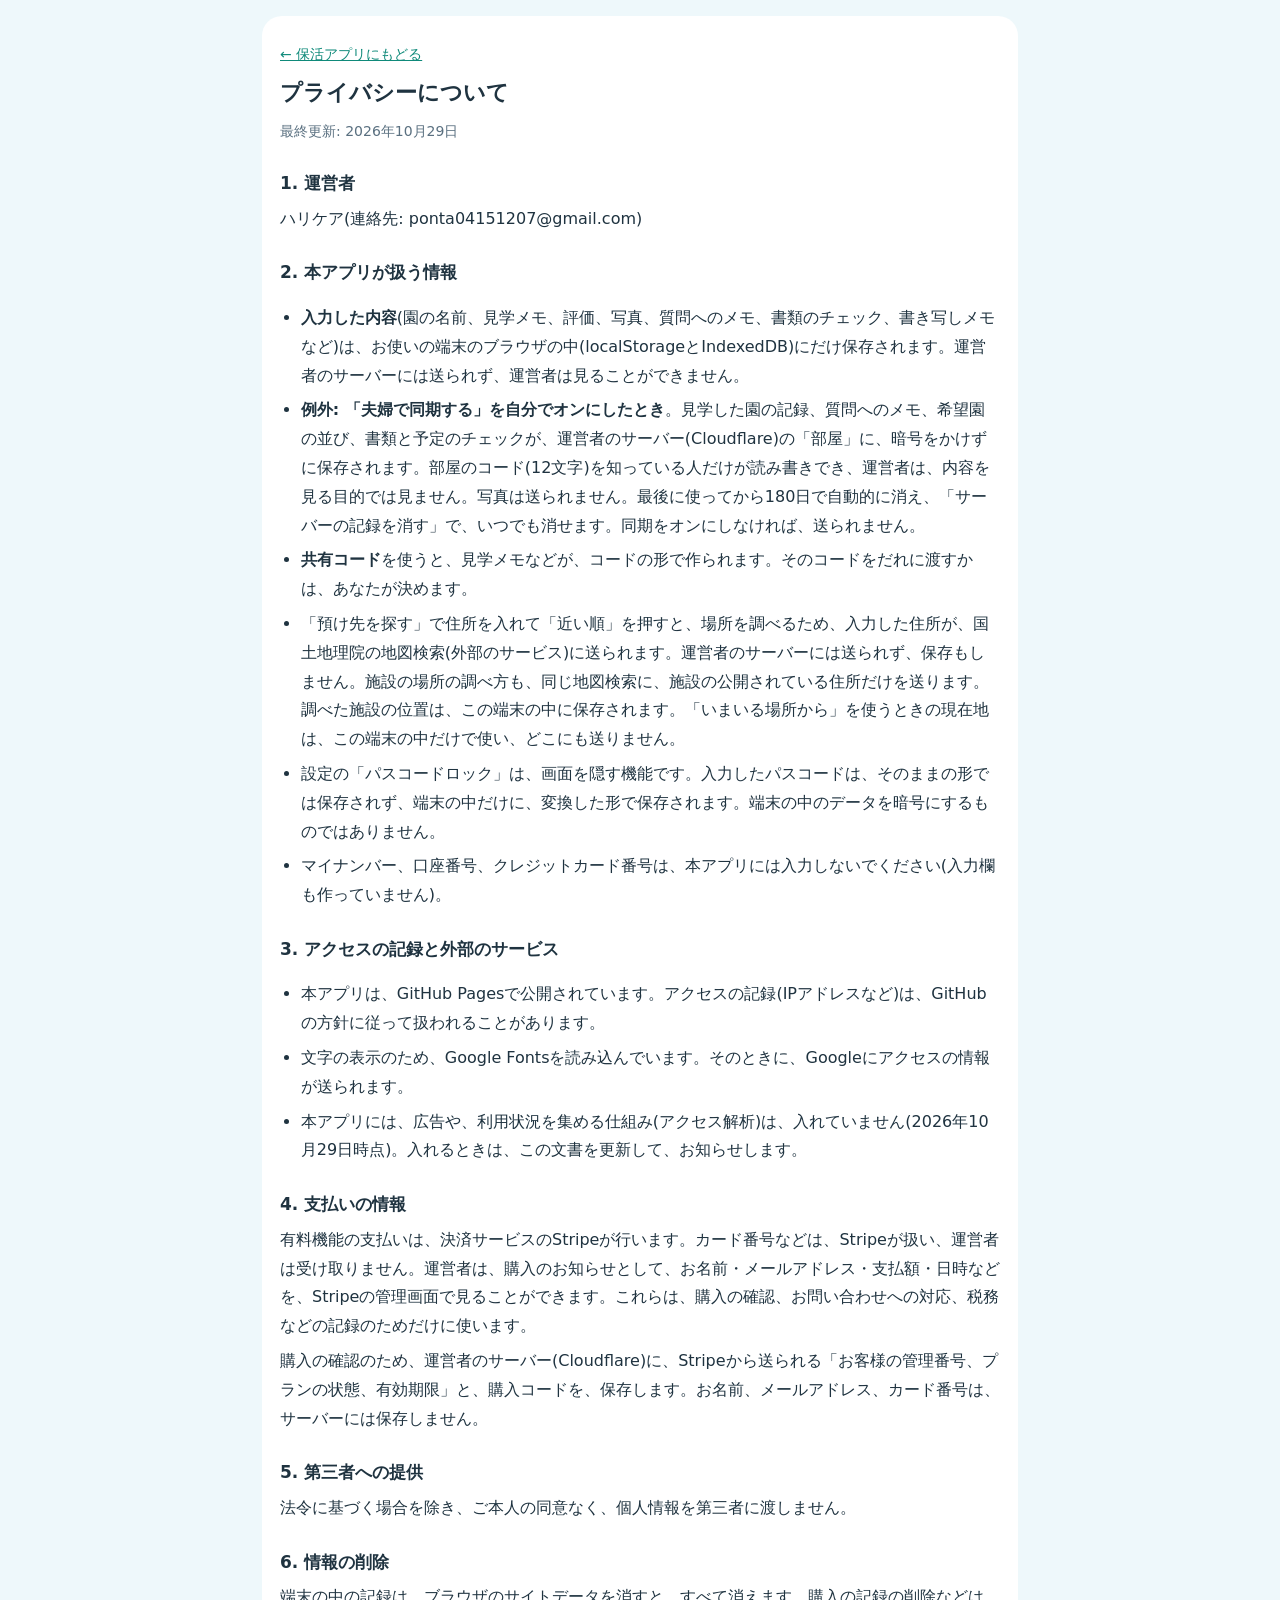
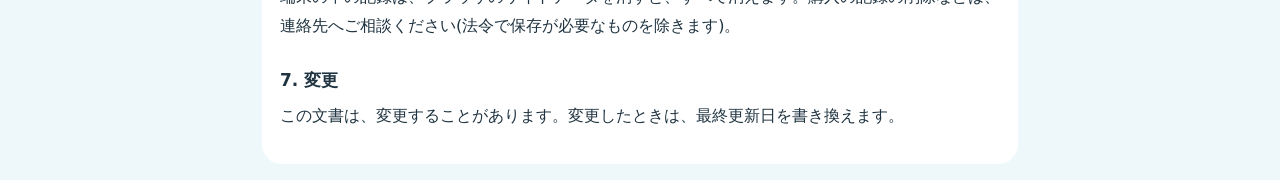
<file: privacy.html>
<!doctype html>
<html lang="ja"><head><meta charset="utf-8"><meta name="viewport" content="width=device-width,initial-scale=1">
<title>プライバシーについて | 保活アプリ</title>
<style>:root{--bg:#eef8fb;--fg:#1f3340;--mut:#5a7080;--card:#fff;--ac:#0f8a7a;--warn:#fff3cd;--warnfg:#6b4e00}
@media (prefers-color-scheme:dark){:root{--bg:#14232b;--fg:#e6f1f5;--mut:#9fb4c0;--card:#1d3340;--ac:#4cc9b5;--warn:#4a3d10;--warnfg:#ffe08a}}
body{margin:0;background:var(--bg);color:var(--fg);font:16px/1.8 system-ui,"Hiragino Sans","Noto Sans JP",sans-serif;padding:16px}
main{max-width:720px;margin:0 auto;background:var(--card);border-radius:20px;padding:20px 18px 28px}
h1{font-size:22px;margin:0 0 4px}h2{font-size:17px;margin:24px 0 4px}p,li{margin:6px 0}ul,ol{padding-left:1.3em}
.mut{color:var(--mut);font-size:14px}a{color:var(--ac)}
.warn{background:var(--warn);color:var(--warnfg);border-radius:12px;padding:10px 14px;font-size:14px}
table{border-collapse:collapse;width:100%}th,td{border-top:1px solid rgba(128,128,128,.3);padding:10px 6px;text-align:left;vertical-align:top;font-size:15px}th{width:8.5em;color:var(--mut);font-weight:700}
</style></head><body><main>
<p class="mut"><a href="hoikatsu.html">← 保活アプリにもどる</a></p>
<h1>プライバシーについて</h1><p class="mut">最終更新: 2026年10月29日</p>

<h2>1. 運営者</h2><p>ハリケア(連絡先: ponta04151207@gmail.com)</p>
<h2>2. 本アプリが扱う情報</h2>
<ul><li><b>入力した内容</b>(園の名前、見学メモ、評価、写真、質問へのメモ、書類のチェック、書き写しメモなど)は、お使いの端末のブラウザの中(localStorageとIndexedDB)にだけ保存されます。運営者のサーバーには送られず、運営者は見ることができません。</li>
<li><b>例外: 「夫婦で同期する」を自分でオンにしたとき</b>。見学した園の記録、質問へのメモ、希望園の並び、書類と予定のチェックが、運営者のサーバー(Cloudflare)の「部屋」に、暗号をかけずに保存されます。部屋のコード(12文字)を知っている人だけが読み書きでき、運営者は、内容を見る目的では見ません。写真は送られません。最後に使ってから180日で自動的に消え、「サーバーの記録を消す」で、いつでも消せます。同期をオンにしなければ、送られません。</li>
<li><b>共有コード</b>を使うと、見学メモなどが、コードの形で作られます。そのコードをだれに渡すかは、あなたが決めます。</li>
<li>「預け先を探す」で住所を入れて「近い順」を押すと、場所を調べるため、入力した住所が、国土地理院の地図検索(外部のサービス)に送られます。運営者のサーバーには送られず、保存もしません。施設の場所の調べ方も、同じ地図検索に、施設の公開されている住所だけを送ります。調べた施設の位置は、この端末の中に保存されます。「いまいる場所から」を使うときの現在地は、この端末の中だけで使い、どこにも送りません。</li>
<li>設定の「パスコードロック」は、画面を隠す機能です。入力したパスコードは、そのままの形では保存されず、端末の中だけに、変換した形で保存されます。端末の中のデータを暗号にするものではありません。</li>
<li>マイナンバー、口座番号、クレジットカード番号は、本アプリには入力しないでください(入力欄も作っていません)。</li></ul>
<h2>3. アクセスの記録と外部のサービス</h2>
<ul><li>本アプリは、GitHub Pagesで公開されています。アクセスの記録(IPアドレスなど)は、GitHubの方針に従って扱われることがあります。</li>
<li>文字の表示のため、Google Fontsを読み込んでいます。そのときに、Googleにアクセスの情報が送られます。</li>
<li>本アプリには、広告や、利用状況を集める仕組み(アクセス解析)は、入れていません(2026年10月29日時点)。入れるときは、この文書を更新して、お知らせします。</li></ul>
<h2>4. 支払いの情報</h2>
<p>有料機能の支払いは、決済サービスのStripeが行います。カード番号などは、Stripeが扱い、運営者は受け取りません。運営者は、購入のお知らせとして、お名前・メールアドレス・支払額・日時などを、Stripeの管理画面で見ることができます。これらは、購入の確認、お問い合わせへの対応、税務などの記録のためだけに使います。</p>
<p>購入の確認のため、運営者のサーバー(Cloudflare)に、Stripeから送られる「お客様の管理番号、プランの状態、有効期限」と、購入コードを、保存します。お名前、メールアドレス、カード番号は、サーバーには保存しません。</p>
<h2>5. 第三者への提供</h2><p>法令に基づく場合を除き、ご本人の同意なく、個人情報を第三者に渡しません。</p>
<h2>6. 情報の削除</h2><p>端末の中の記録は、ブラウザのサイトデータを消すと、すべて消えます。購入の記録の削除などは、連絡先へご相談ください(法令で保存が必要なものを除きます)。</p>
<h2>7. 変更</h2><p>この文書は、変更することがあります。変更したときは、最終更新日を書き換えます。</p>
</main></body></html>
</file>
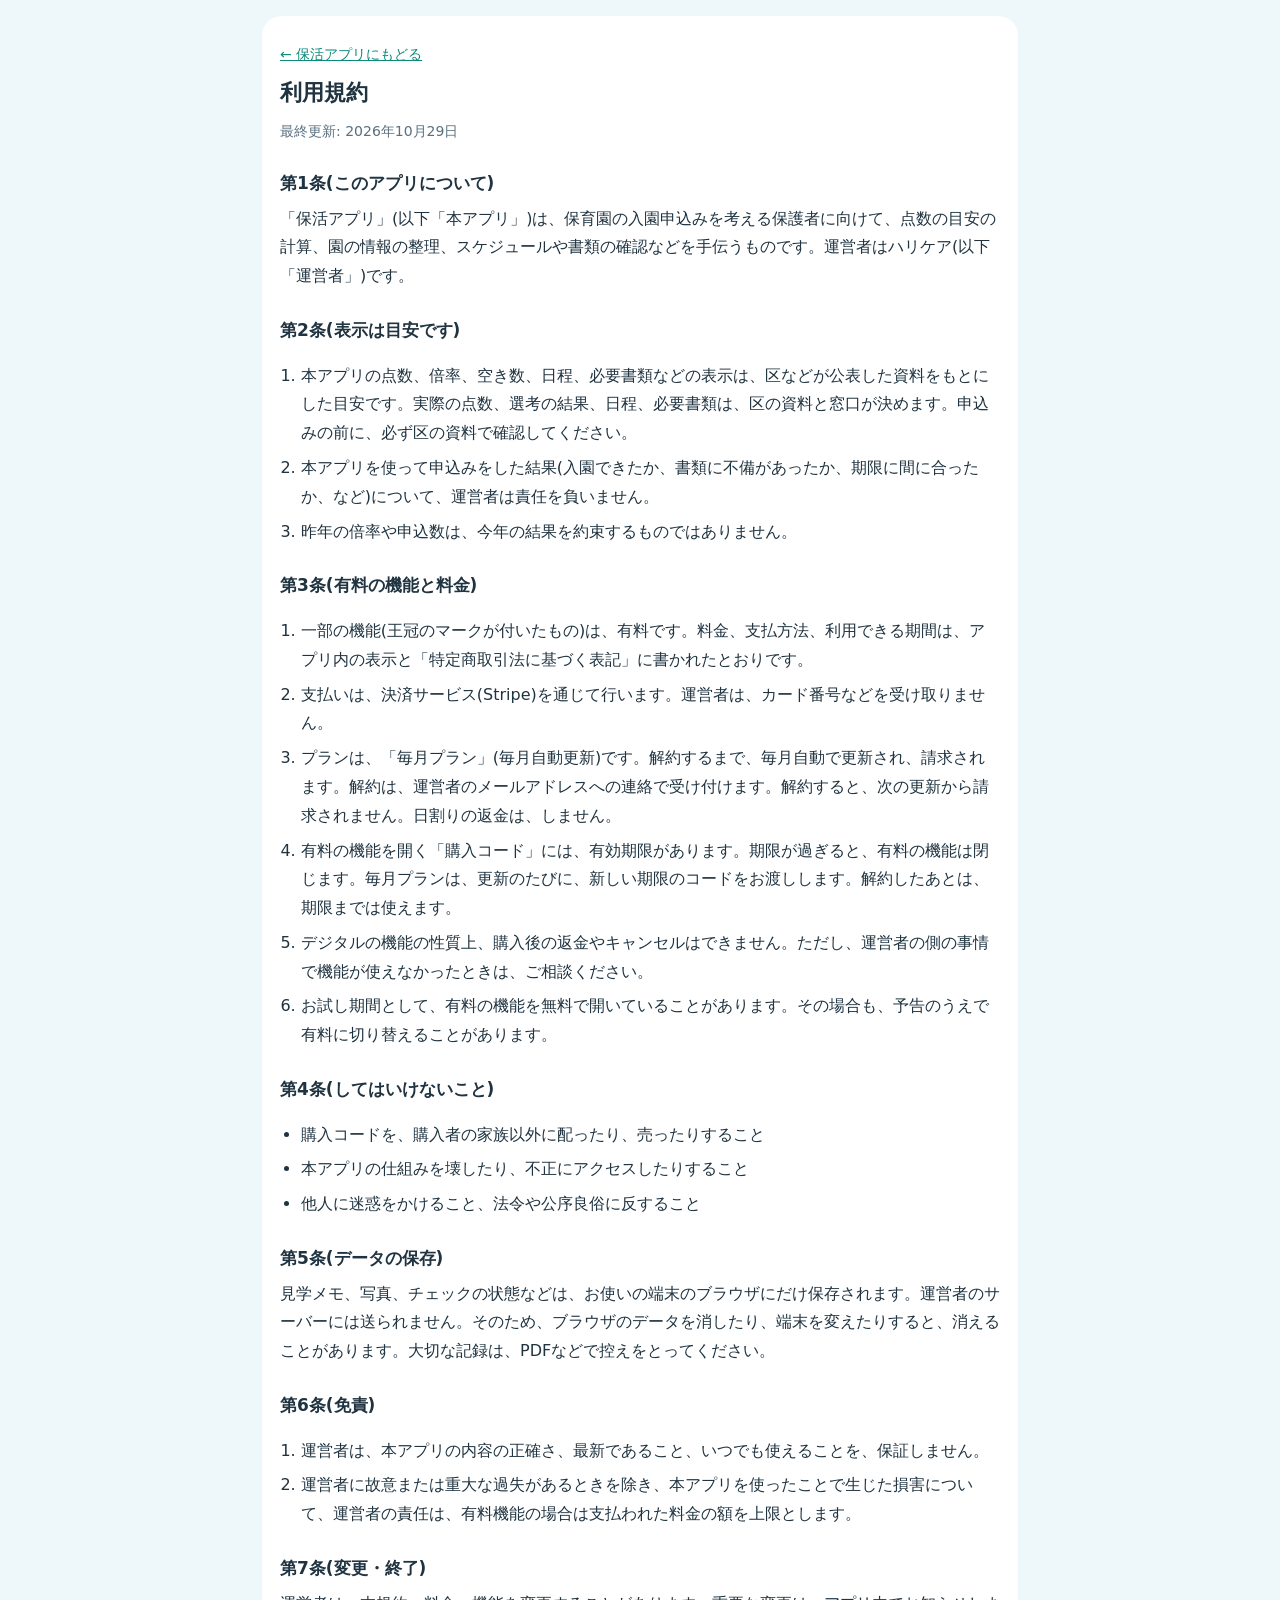
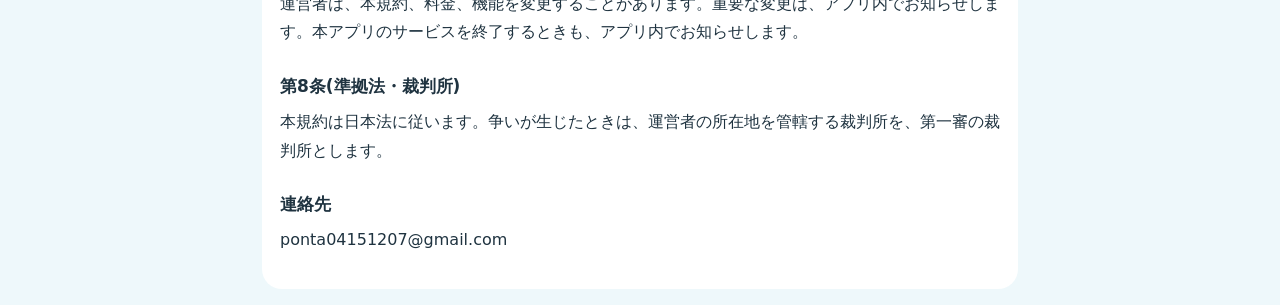
<file: terms.html>
<!doctype html>
<html lang="ja"><head><meta charset="utf-8"><meta name="viewport" content="width=device-width,initial-scale=1">
<title>利用規約 | 保活アプリ</title>
<style>:root{--bg:#eef8fb;--fg:#1f3340;--mut:#5a7080;--card:#fff;--ac:#0f8a7a;--warn:#fff3cd;--warnfg:#6b4e00}
@media (prefers-color-scheme:dark){:root{--bg:#14232b;--fg:#e6f1f5;--mut:#9fb4c0;--card:#1d3340;--ac:#4cc9b5;--warn:#4a3d10;--warnfg:#ffe08a}}
body{margin:0;background:var(--bg);color:var(--fg);font:16px/1.8 system-ui,"Hiragino Sans","Noto Sans JP",sans-serif;padding:16px}
main{max-width:720px;margin:0 auto;background:var(--card);border-radius:20px;padding:20px 18px 28px}
h1{font-size:22px;margin:0 0 4px}h2{font-size:17px;margin:24px 0 4px}p,li{margin:6px 0}ul,ol{padding-left:1.3em}
.mut{color:var(--mut);font-size:14px}a{color:var(--ac)}
.warn{background:var(--warn);color:var(--warnfg);border-radius:12px;padding:10px 14px;font-size:14px}
table{border-collapse:collapse;width:100%}th,td{border-top:1px solid rgba(128,128,128,.3);padding:10px 6px;text-align:left;vertical-align:top;font-size:15px}th{width:8.5em;color:var(--mut);font-weight:700}
</style></head><body><main>
<p class="mut"><a href="hoikatsu.html">← 保活アプリにもどる</a></p>
<h1>利用規約</h1><p class="mut">最終更新: 2026年10月29日</p>

<h2>第1条(このアプリについて)</h2>
<p>「保活アプリ」(以下「本アプリ」)は、保育園の入園申込みを考える保護者に向けて、点数の目安の計算、園の情報の整理、スケジュールや書類の確認などを手伝うものです。運営者はハリケア(以下「運営者」)です。</p>
<h2>第2条(表示は目安です)</h2>
<ol><li>本アプリの点数、倍率、空き数、日程、必要書類などの表示は、区などが公表した資料をもとにした目安です。実際の点数、選考の結果、日程、必要書類は、区の資料と窓口が決めます。申込みの前に、必ず区の資料で確認してください。</li>
<li>本アプリを使って申込みをした結果(入園できたか、書類に不備があったか、期限に間に合ったか、など)について、運営者は責任を負いません。</li>
<li>昨年の倍率や申込数は、今年の結果を約束するものではありません。</li></ol>
<h2>第3条(有料の機能と料金)</h2>
<ol><li>一部の機能(王冠のマークが付いたもの)は、有料です。料金、支払方法、利用できる期間は、アプリ内の表示と「特定商取引法に基づく表記」に書かれたとおりです。</li>
<li>支払いは、決済サービス(Stripe)を通じて行います。運営者は、カード番号などを受け取りません。</li>
<li>プランは、「毎月プラン」(毎月自動更新)です。解約するまで、毎月自動で更新され、請求されます。解約は、運営者のメールアドレスへの連絡で受け付けます。解約すると、次の更新から請求されません。日割りの返金は、しません。</li>
<li>有料の機能を開く「購入コード」には、有効期限があります。期限が過ぎると、有料の機能は閉じます。毎月プランは、更新のたびに、新しい期限のコードをお渡しします。解約したあとは、期限までは使えます。</li>
<li>デジタルの機能の性質上、購入後の返金やキャンセルはできません。ただし、運営者の側の事情で機能が使えなかったときは、ご相談ください。</li>
<li>お試し期間として、有料の機能を無料で開いていることがあります。その場合も、予告のうえで有料に切り替えることがあります。</li></ol>
<h2>第4条(してはいけないこと)</h2>
<ul><li>購入コードを、購入者の家族以外に配ったり、売ったりすること</li><li>本アプリの仕組みを壊したり、不正にアクセスしたりすること</li><li>他人に迷惑をかけること、法令や公序良俗に反すること</li></ul>
<h2>第5条(データの保存)</h2>
<p>見学メモ、写真、チェックの状態などは、お使いの端末のブラウザにだけ保存されます。運営者のサーバーには送られません。そのため、ブラウザのデータを消したり、端末を変えたりすると、消えることがあります。大切な記録は、PDFなどで控えをとってください。</p>
<h2>第6条(免責)</h2>
<ol><li>運営者は、本アプリの内容の正確さ、最新であること、いつでも使えることを、保証しません。</li>
<li>運営者に故意または重大な過失があるときを除き、本アプリを使ったことで生じた損害について、運営者の責任は、有料機能の場合は支払われた料金の額を上限とします。</li></ol>
<h2>第7条(変更・終了)</h2>
<p>運営者は、本規約、料金、機能を変更することがあります。重要な変更は、アプリ内でお知らせします。本アプリのサービスを終了するときも、アプリ内でお知らせします。</p>
<h2>第8条(準拠法・裁判所)</h2>
<p>本規約は日本法に従います。争いが生じたときは、運営者の所在地を管轄する裁判所を、第一審の裁判所とします。</p>
<h2>連絡先</h2><p>ponta04151207@gmail.com</p>
</main></body></html>
</file>
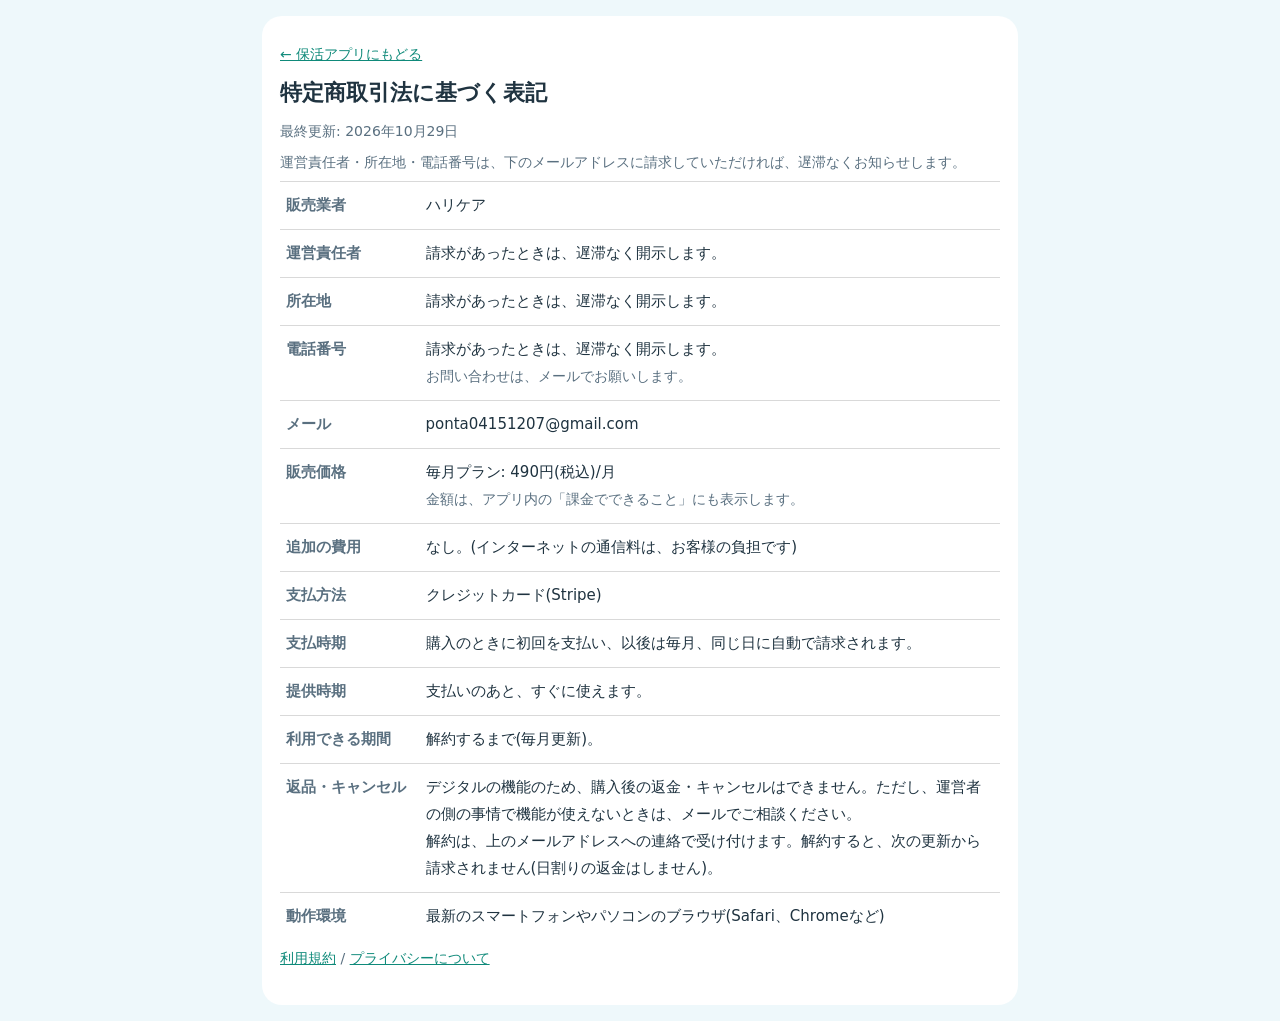
<file: tokusho.html>
<!doctype html>
<html lang="ja"><head><meta charset="utf-8"><meta name="viewport" content="width=device-width,initial-scale=1">
<title>特定商取引法に基づく表記 | 保活アプリ</title>
<style>:root{--bg:#eef8fb;--fg:#1f3340;--mut:#5a7080;--card:#fff;--ac:#0f8a7a;--warn:#fff3cd;--warnfg:#6b4e00}
@media (prefers-color-scheme:dark){:root{--bg:#14232b;--fg:#e6f1f5;--mut:#9fb4c0;--card:#1d3340;--ac:#4cc9b5;--warn:#4a3d10;--warnfg:#ffe08a}}
body{margin:0;background:var(--bg);color:var(--fg);font:16px/1.8 system-ui,"Hiragino Sans","Noto Sans JP",sans-serif;padding:16px}
main{max-width:720px;margin:0 auto;background:var(--card);border-radius:20px;padding:20px 18px 28px}
h1{font-size:22px;margin:0 0 4px}h2{font-size:17px;margin:24px 0 4px}p,li{margin:6px 0}ul,ol{padding-left:1.3em}
.mut{color:var(--mut);font-size:14px}a{color:var(--ac)}
.warn{background:var(--warn);color:var(--warnfg);border-radius:12px;padding:10px 14px;font-size:14px}
table{border-collapse:collapse;width:100%}th,td{border-top:1px solid rgba(128,128,128,.3);padding:10px 6px;text-align:left;vertical-align:top;font-size:15px}th{width:8.5em;color:var(--mut);font-weight:700}
</style></head><body><main>
<p class="mut"><a href="hoikatsu.html">← 保活アプリにもどる</a></p>
<h1>特定商取引法に基づく表記</h1><p class="mut">最終更新: 2026年10月29日</p>

<p class="mut">運営責任者・所在地・電話番号は、下のメールアドレスに請求していただければ、遅滞なくお知らせします。</p>
<table>
<tr><th>販売業者</th><td>ハリケア</td></tr>
<tr><th>運営責任者</th><td>請求があったときは、遅滞なく開示します。</td></tr>
<tr><th>所在地</th><td>請求があったときは、遅滞なく開示します。</td></tr>
<tr><th>電話番号</th><td>請求があったときは、遅滞なく開示します。<br><span class="mut">お問い合わせは、メールでお願いします。</span></td></tr>
<tr><th>メール</th><td>ponta04151207@gmail.com</td></tr>
<tr><th>販売価格</th><td>毎月プラン: 490円(税込)/月<br><span class="mut">金額は、アプリ内の「課金でできること」にも表示します。</span></td></tr>
<tr><th>追加の費用</th><td>なし。(インターネットの通信料は、お客様の負担です)</td></tr>
<tr><th>支払方法</th><td>クレジットカード(Stripe)</td></tr>
<tr><th>支払時期</th><td>購入のときに初回を支払い、以後は毎月、同じ日に自動で請求されます。</td></tr>
<tr><th>提供時期</th><td>支払いのあと、すぐに使えます。</td></tr>
<tr><th>利用できる期間</th><td>解約するまで(毎月更新)。</td></tr>
<tr><th>返品・キャンセル</th><td>デジタルの機能のため、購入後の返金・キャンセルはできません。ただし、運営者の側の事情で機能が使えないときは、メールでご相談ください。<br>解約は、上のメールアドレスへの連絡で受け付けます。解約すると、次の更新から請求されません(日割りの返金はしません)。</td></tr>
<tr><th>動作環境</th><td>最新のスマートフォンやパソコンのブラウザ(Safari、Chromeなど)</td></tr>
</table>
<p class="mut"><a href="terms.html">利用規約</a> / <a href="privacy.html">プライバシーについて</a></p>
</main></body></html>
</file>
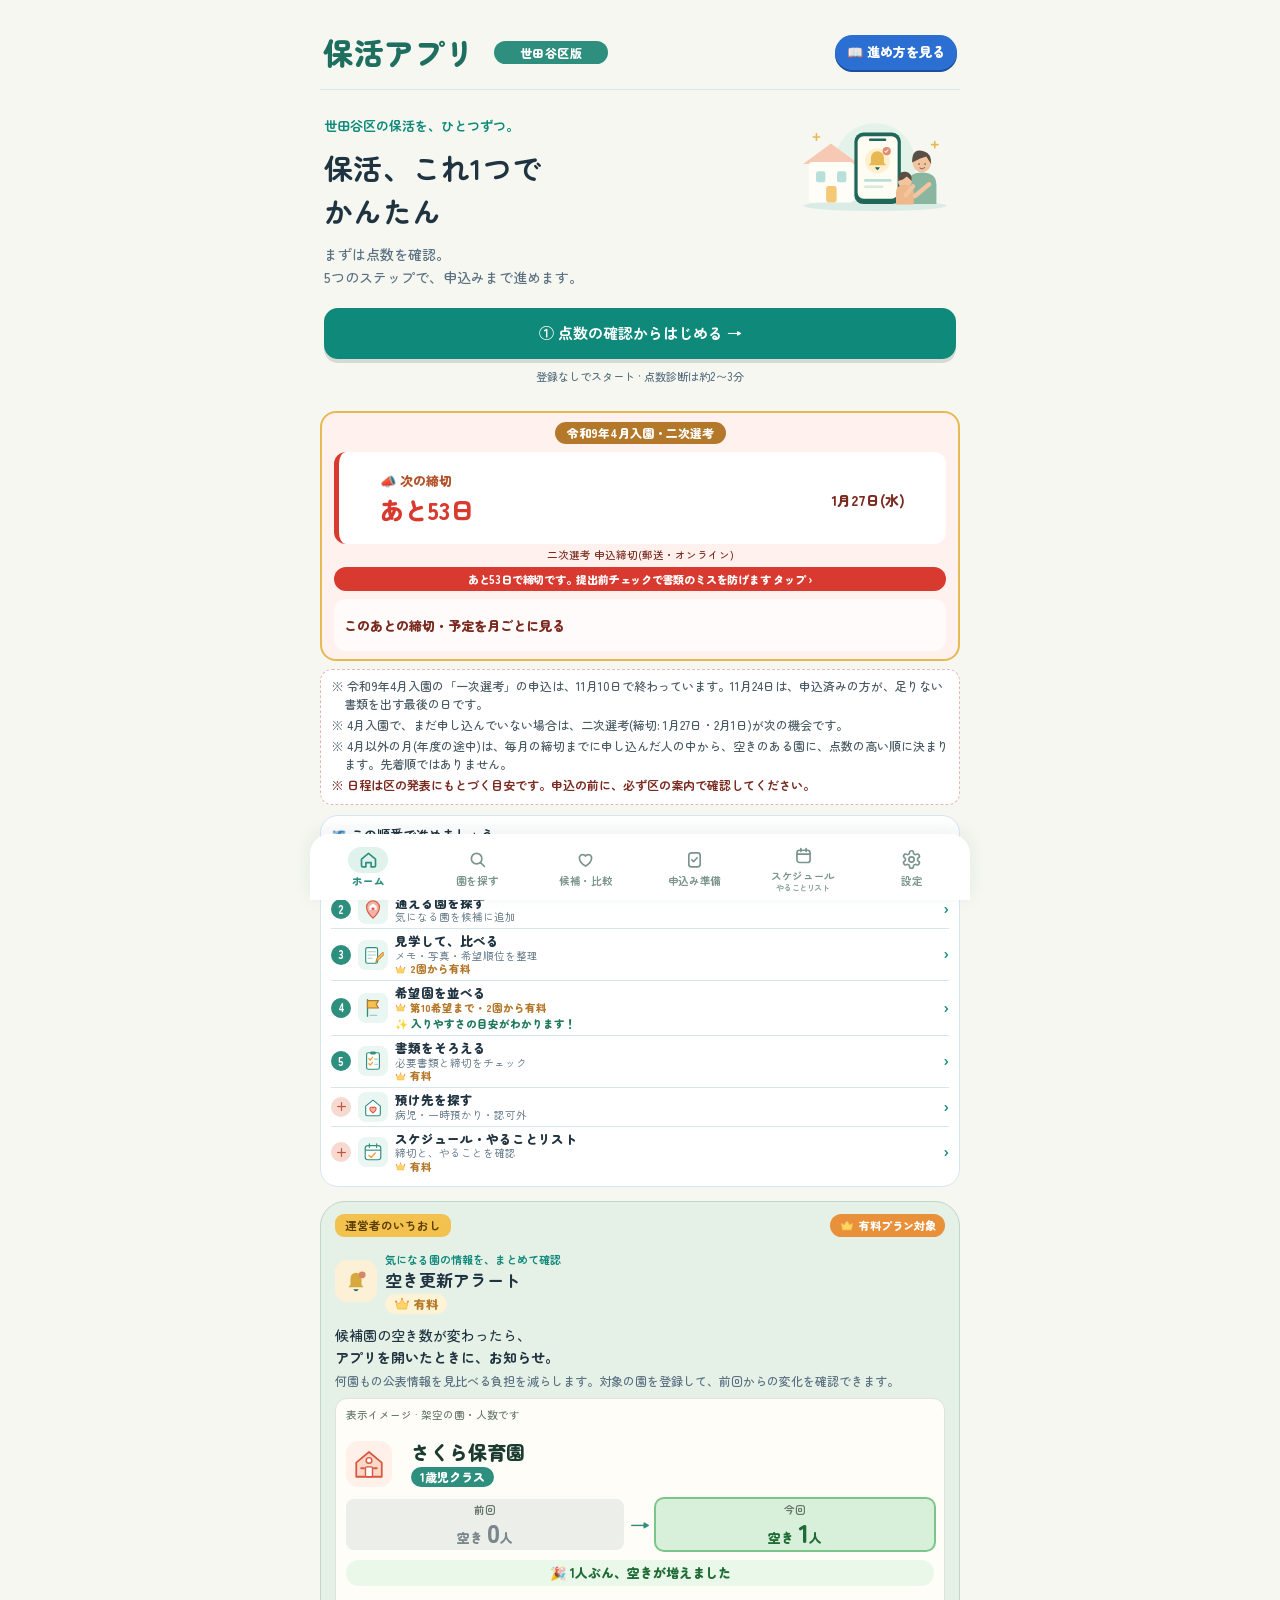
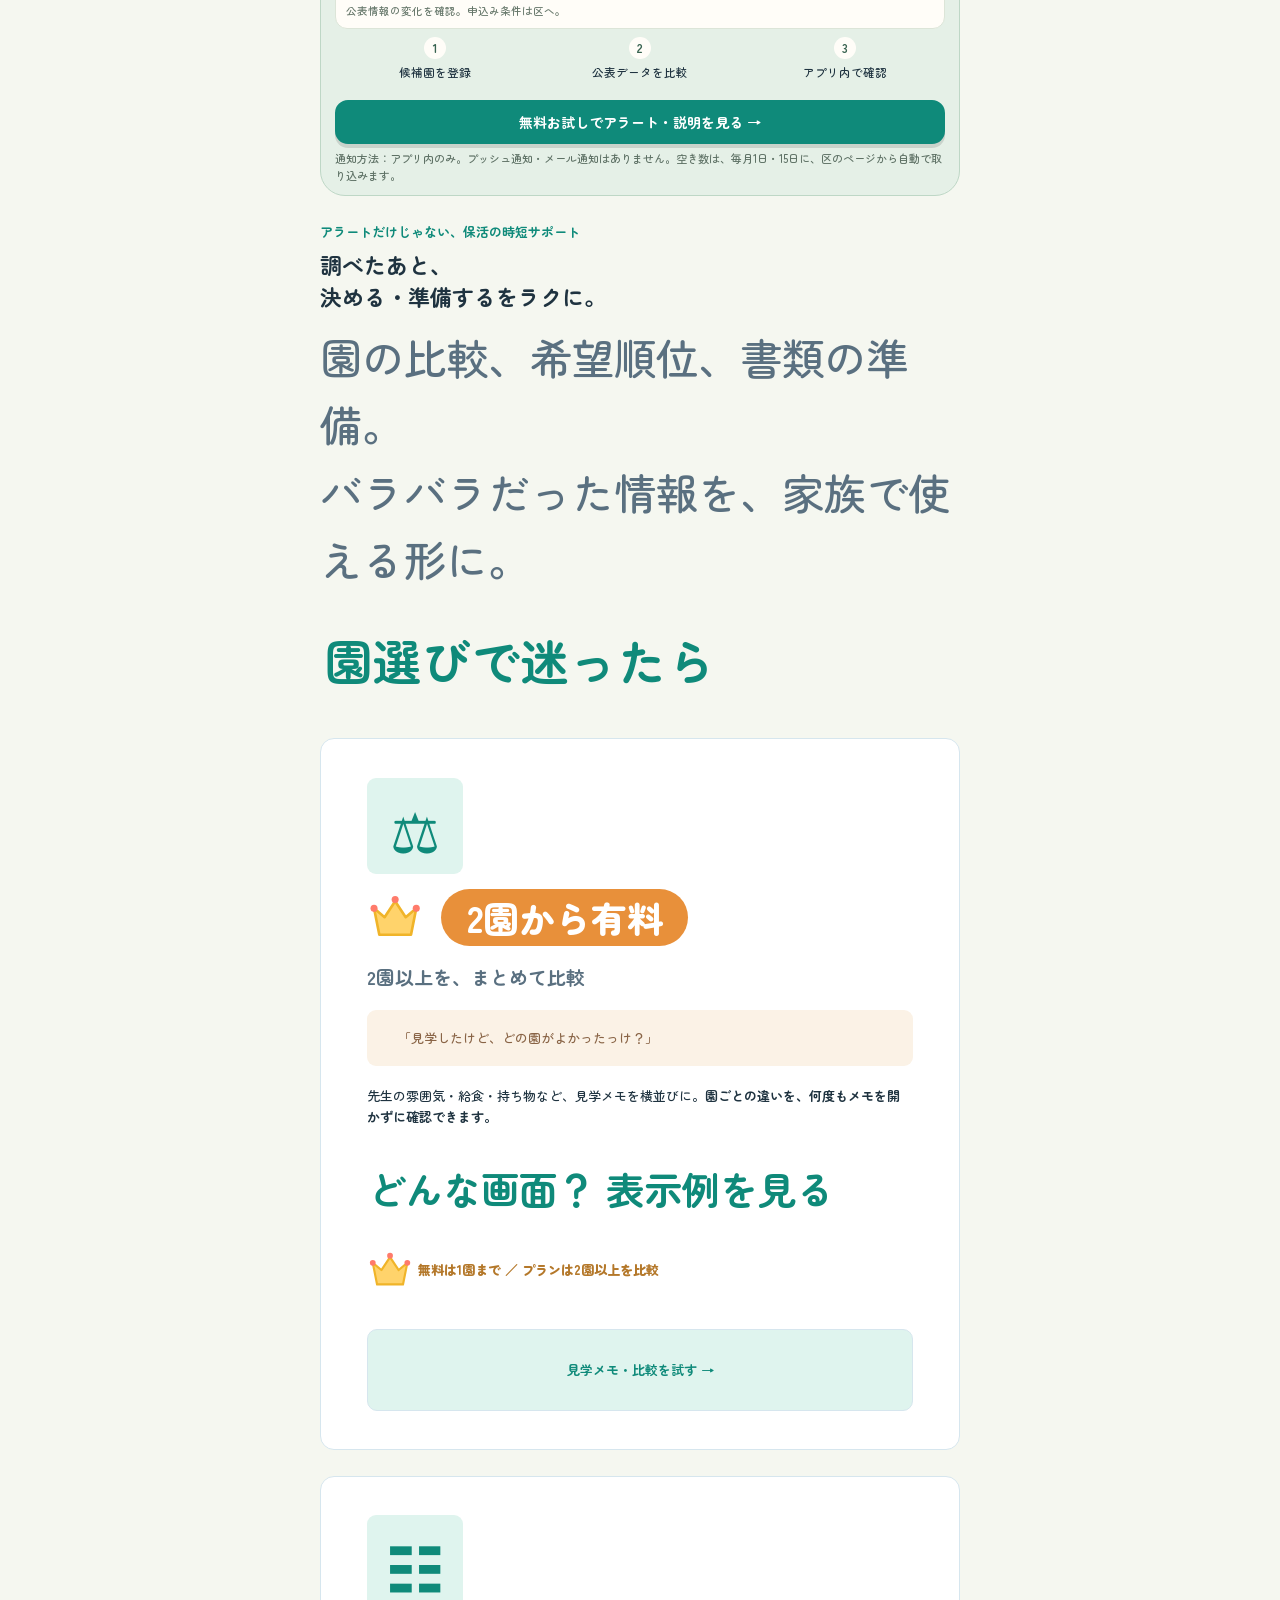
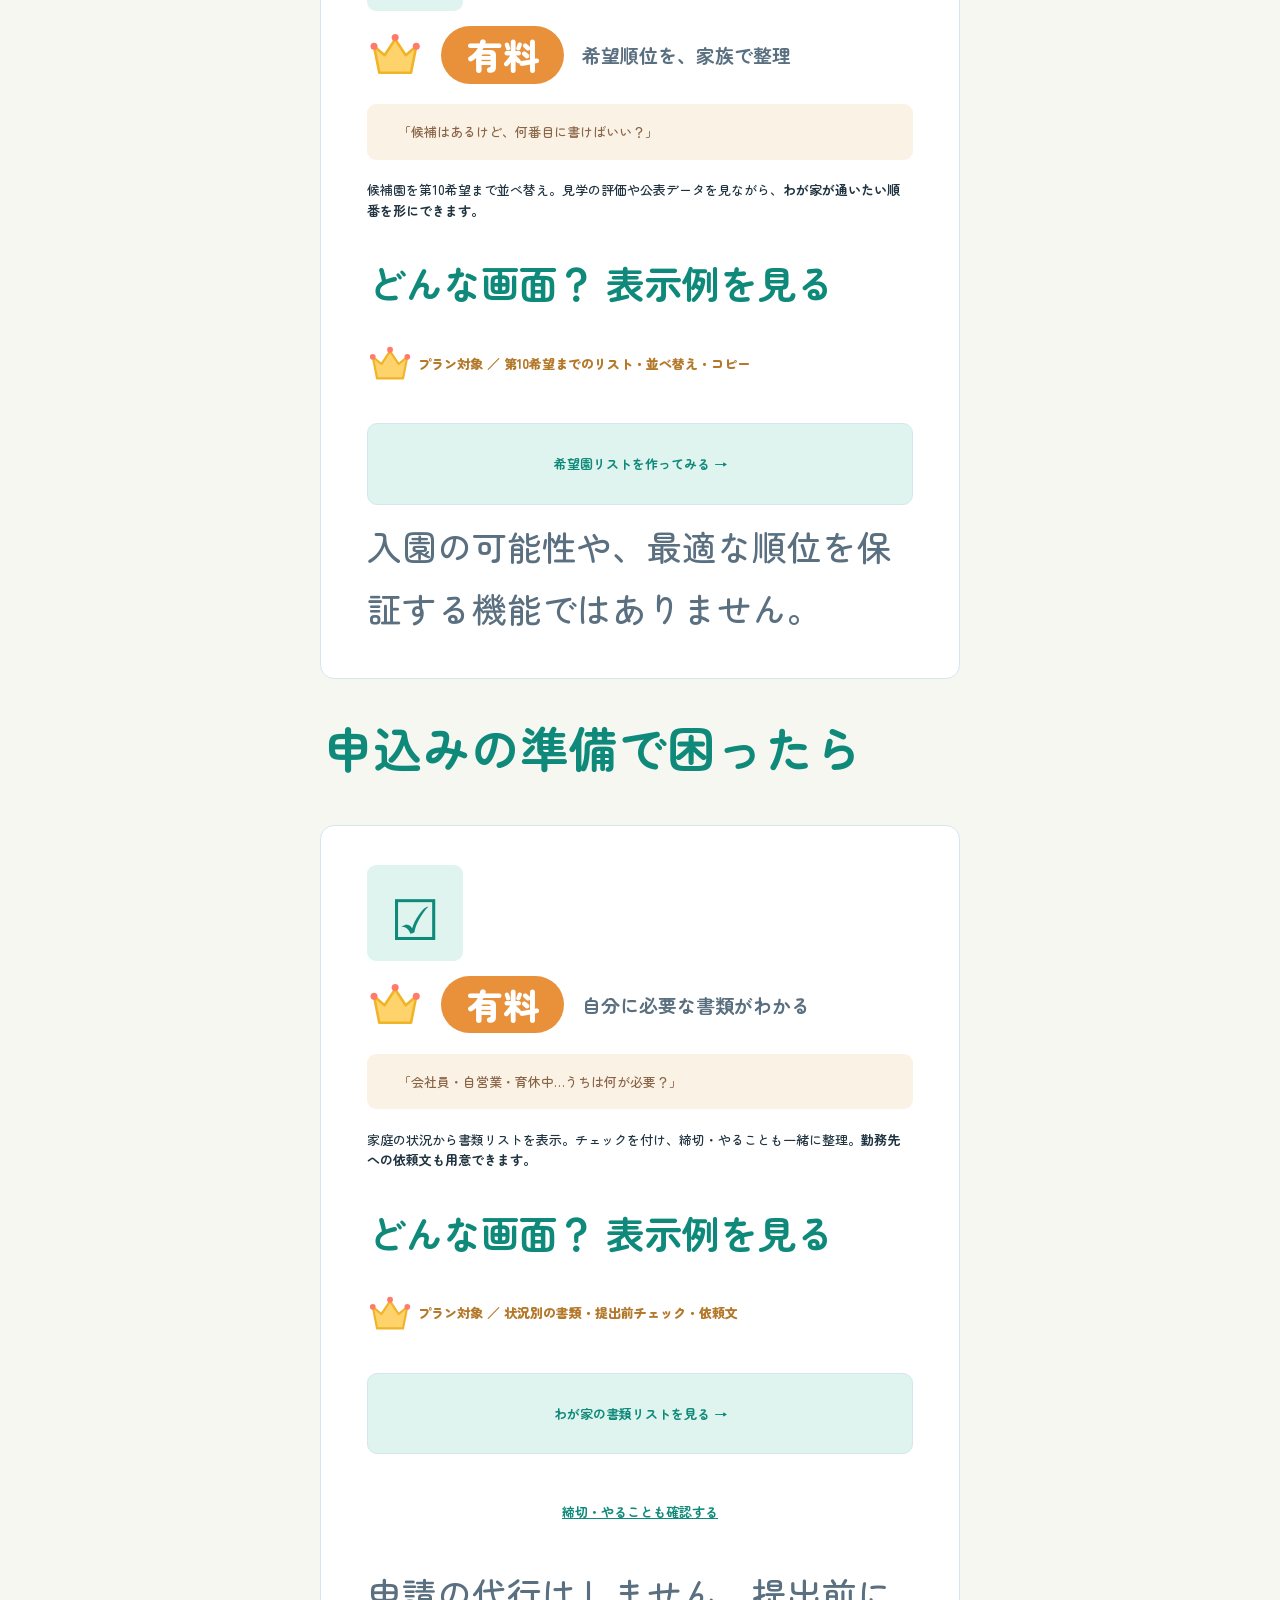
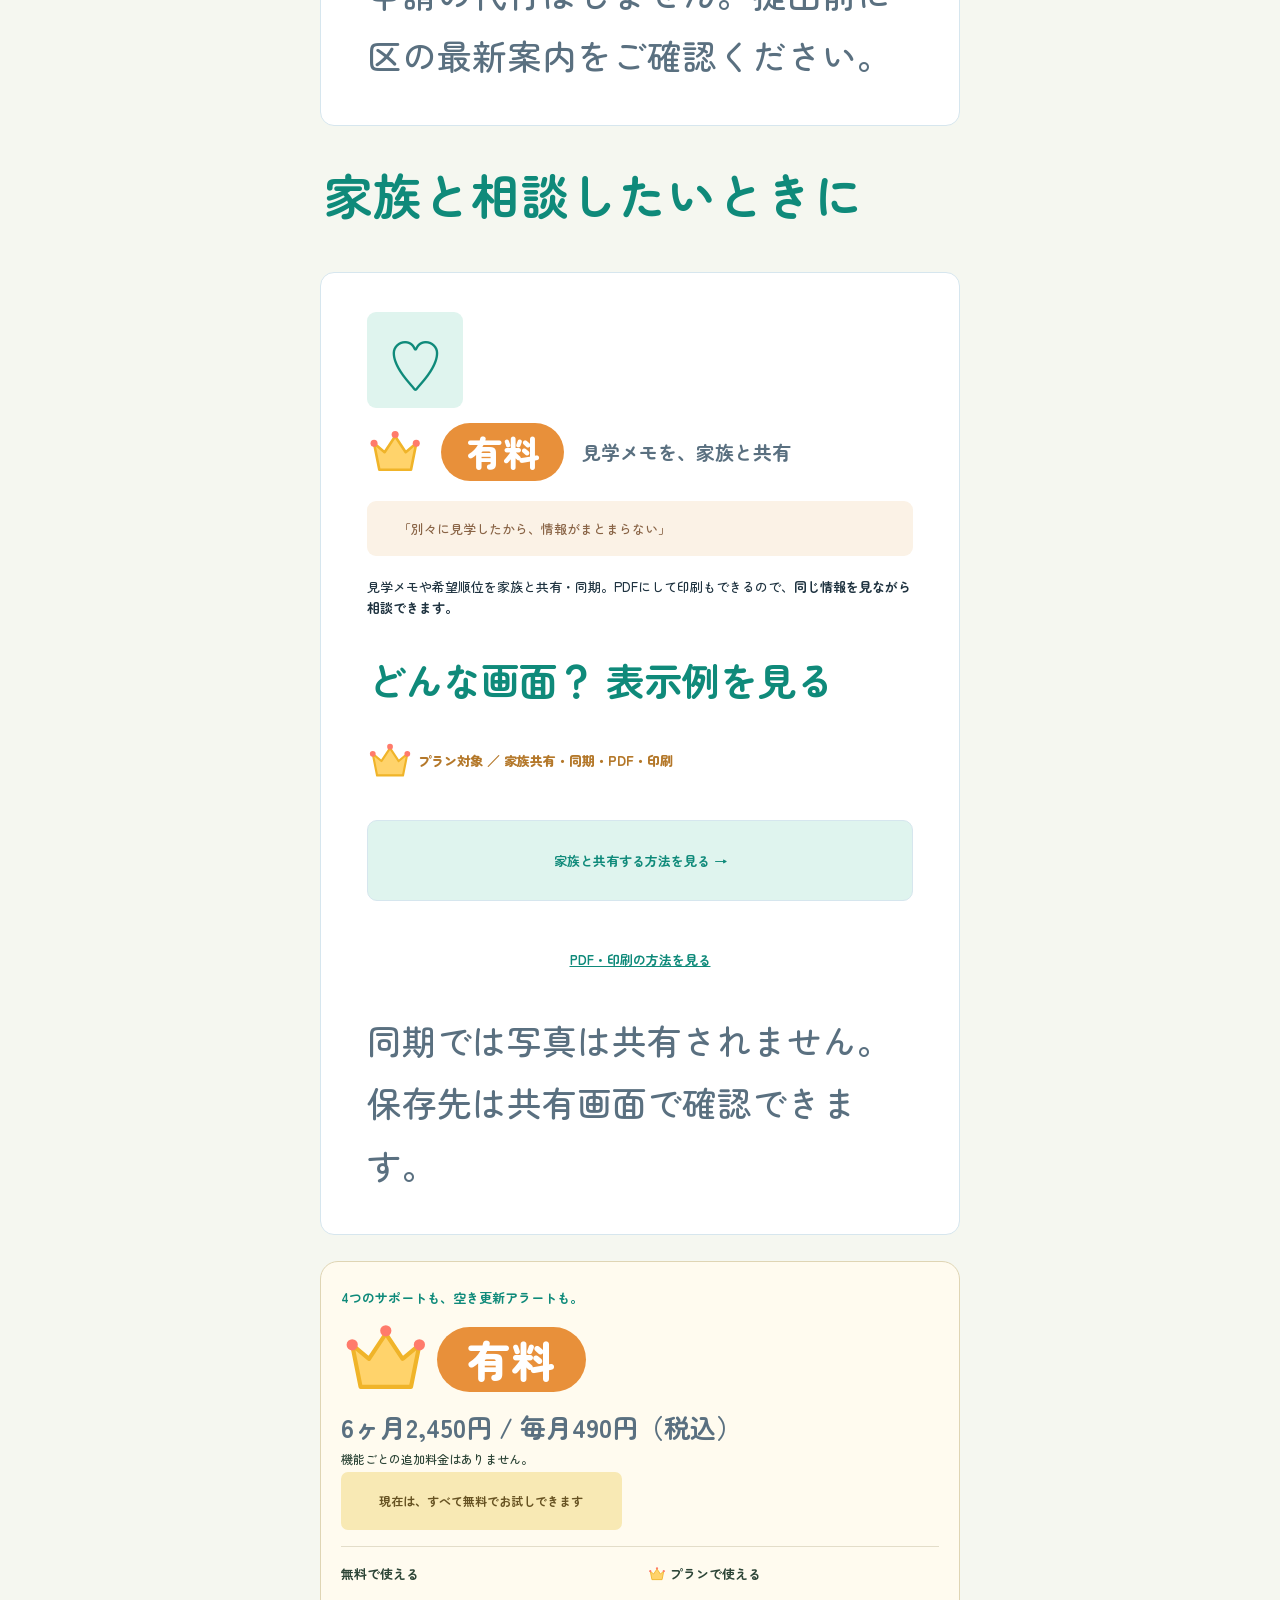
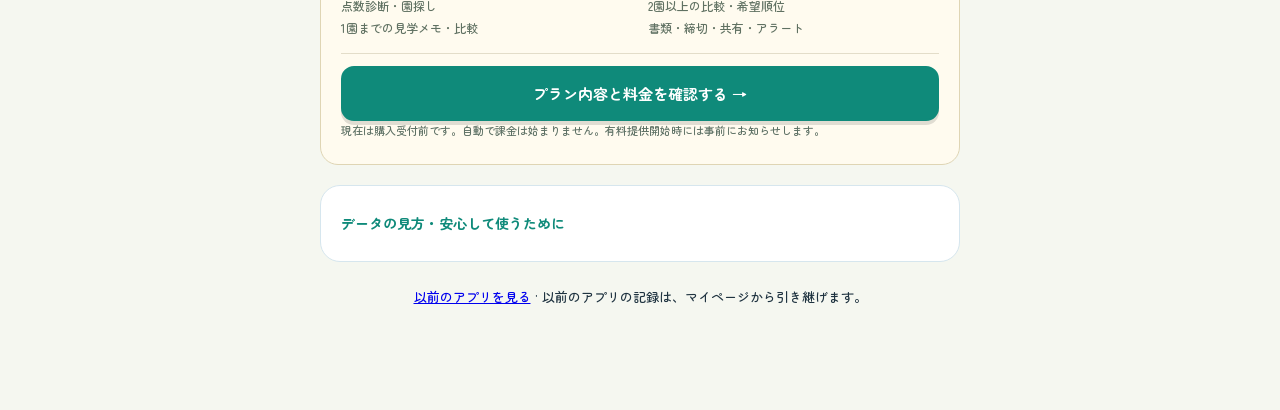
<file: improved/hoikatsu.html>
<!doctype html>
<html lang="ja" data-uxapp>
<head>
<meta charset="utf-8">
<meta name="viewport" content="width=device-width, initial-scale=1, viewport-fit=cover">
<title>保活アプリ（点数シミュレーター・園ごと比較、見学メモ）</title>
<meta name="claude:viewport-fit-sides" content="cover">
<link rel="stylesheet" href="https://fonts.googleapis.com/css2?family=Zen+Maru+Gothic:wght@500;700&display=swap">
<style>
/* Layout: 1カラム。やわらかい丸みと大きめの文字で、片手・子連れでも読みやすく。色は空色の地に、ミントの主色とコーラルのさし色。 */
:root{
  --bg:#eef7fb; --surface:#ffffff; --fg:#1f3340; --muted:#5a7080; --line:#d6e6ee;
  --accent:#0f8a7a; --accent-fg:#ffffff; --accent-soft:#dff4ee;
  --pop:#ff7b6b; --pop-soft:#ffe6e1;
  --plus:#0f8a7a; --minus:#d4493a; --note:#fff1c9; --note-fg:#6a4a00;
  --field:#f5fafc; --shadow:0 2px 0 rgba(31,51,64,.05), 0 8px 20px rgba(60,120,150,.10);
  --font-display:"Zen Maru Gothic","Hiragino Maru Gothic ProN","Yu Gothic",sans-serif;
  --font-body:"Zen Maru Gothic","Hiragino Maru Gothic ProN","Hiragino Sans","Yu Gothic",sans-serif;
}
@media (prefers-color-scheme: dark){
  :root:not([data-theme="light"]){
    --bg:#10202a; --surface:#18303d; --fg:#e9f3f7; --muted:#a2bac6; --line:#2b4756;
    --accent:#5fd3bf; --accent-fg:#06231d; --accent-soft:#17403b;
    --pop:#ff9a8c; --pop-soft:#4a2a28;
    --plus:#5fd3bf; --minus:#ff9a8c; --note:#3d3213; --note-fg:#ffdf94;
    --field:#12252f; --shadow:0 8px 20px rgba(0,0,0,.25); color-scheme:dark;
  }
}
:root[data-theme="dark"]{
  --bg:#10202a; --surface:#18303d; --fg:#e9f3f7; --muted:#a2bac6; --line:#2b4756;
  --accent:#5fd3bf; --accent-fg:#06231d; --accent-soft:#17403b;
  --pop:#ff9a8c; --pop-soft:#4a2a28;
  --plus:#5fd3bf; --minus:#ff9a8c; --note:#3d3213; --note-fg:#ffdf94;
  --field:#12252f; --shadow:0 8px 20px rgba(0,0,0,.25); color-scheme:dark;
}
*{box-sizing:border-box}
body{
  background:var(--bg); color:var(--fg); font-family:var(--font-body); font-size:17px; font-weight:500; line-height:1.75;
  padding-block:16px 130px;
  padding-left:max(16px, env(safe-area-inset-left, 0px));
  padding-right:max(16px, env(safe-area-inset-right, 0px));
}
.wrap{max-width:640px; margin:0 auto; min-width:0}
header{background:var(--surface); border-radius:24px; padding:12px 12px 16px; margin-bottom:14px; box-shadow:var(--shadow)}
header .hero{display:block; width:100%; height:auto; margin-bottom:12px}
header .tag, header h1, header .lead{margin-left:6px; margin-right:6px}
header .tag{display:inline-block; font-size:12px; line-height:1.5; font-weight:700; color:var(--accent); background:var(--accent-soft); border-radius:12px; padding:2px 10px; margin:0}
h1{font-family:var(--font-display); font-size:22px; line-height:1.4; margin-top:8px; margin-bottom:4px; text-wrap:balance}
.feat{margin:16px 6px 0; padding:10px 12px; background:var(--field); border-radius:16px}
.feat .fh2{margin:0 0 6px; font-size:13px; font-weight:700; color:var(--accent); text-align:center}
.feat ul{list-style:none; margin:0; padding:0; display:grid; gap:2px}
.feat li{display:flex; gap:8px; align-items:flex-start; padding:5px 0; border-top:1px dotted var(--line)}
.feat li:first-child{border-top:0}
.feat .fi{flex:none; width:24px; text-align:center; font-size:17px; line-height:1.3}
.feat .ft{font-size:13px; line-height:1.4; min-width:0}
.feat .ft b{font-size:13px}
.feat .ft small{display:block; font-size:11px; color:var(--muted); font-weight:500; line-height:1.4}
.feat .fcr{font-size:11px; margin-left:4px}
.feat .fpd summary{display:flex; gap:8px; align-items:flex-start; cursor:pointer; list-style:none}
.feat .fpd summary::-webkit-details-marker{display:none}
.feat .fpd u{text-decoration:none; color:#0f8a7a; font-weight:700; margin-left:4px}
.feat .fpd details[open] u{display:none}
.feat .fpl{margin:6px 0 2px 32px; padding:0; list-style:none; display:grid; gap:4px}
.feat .fpl li{display:block; border:0; padding:0; font-size:11.5px; line-height:1.45; color:var(--muted)}
.feat .fpl li b{display:block; font-size:12px; color:var(--fg)}
.feat .fgo{margin-top:4px!important}
details.leadd{margin:8px 6px 0; text-align:center}
details.leadd summary{cursor:pointer; list-style:none; font-size:10.5px; color:var(--muted); line-height:1.5}
details.leadd summary::-webkit-details-marker{display:none}
details.leadd .lt{margin-left:4px; font-size:9px}
details.leadd[open] .lt{display:inline-block; transform:rotate(180deg)}
details.leadd p.lead{font-size:10.5px!important; margin:2px 0 0!important}
header p.lead{margin-top:0; margin-bottom:0; color:var(--muted); font-size:12px; line-height:1.6}
.steps{display:flex; gap:8px; margin:0 0 14px; padding:0; list-style:none; counter-reset:s}
.steps li{flex:1; font-size:13px; text-align:center; padding:6px 4px; border-radius:999px; background:var(--surface); color:var(--muted); border:2px solid transparent; white-space:nowrap}
.steps li[aria-current="step"]{border-color:var(--accent); color:var(--fg); font-weight:700; background:var(--accent-soft)}
.steps li.done{background:var(--accent); color:var(--accent-fg)}
.panel{background:var(--surface); border-radius:24px; padding:20px 18px; margin-bottom:14px; box-shadow:var(--shadow)}
h2{font-family:var(--font-display); font-size:20px; margin:0 0 12px; display:flex; align-items:center; gap:8px; flex-wrap:wrap}
h2::before{content:""; width:10px; height:22px; border-radius:6px; background:var(--pop); flex:none}
h2.hasicon::before{display:none}
.hi{width:40px; height:40px; flex:none; border-radius:14px; background:var(--accent-soft); display:grid; place-items:center}
.hi svg{width:30px; height:30px; display:block}
h3{font-size:15px; margin:0 0 6px; color:var(--muted); font-weight:700}
h3.grp{margin-top:20px; padding:4px 12px; background:var(--accent-soft); color:var(--accent); border-radius:999px; display:inline-block}
h3.grp:first-of-type{margin-top:0}
label.field{display:block; font-size:15px; font-weight:700; margin:14px 0 6px}
select{
  width:100%; min-height:52px; font:inherit; color:var(--fg); background:var(--field);
  border:2px solid var(--line); border-radius:16px; padding:8px 12px;
}
select:focus-visible, button:focus-visible, input:focus-visible, summary:focus-visible, a:focus-visible, textarea:focus-visible{outline:3px solid var(--pop); outline-offset:2px}
.parent + .parent{margin-top:20px; padding-top:20px; border-top:3px dotted var(--line)}
.hint{font-size:12px; color:var(--muted); line-height:1.65; margin:6px 0 0}
.check{display:flex; gap:12px; align-items:flex-start; padding:14px 0; border-top:2px dotted var(--line); min-width:0}
h3.grp + .check{border-top:0}
.check input[type="checkbox"]{width:26px; height:26px; margin-top:2px; accent-color:var(--accent); flex:none}
.check .txt{flex:1; min-width:0}
.check .txt select{margin-top:8px}
.check .pt{font-variant-numeric:tabular-nums; font-weight:700; flex:none; min-width:2.6em; text-align:right; font-size:18px}
.check .pt.p{color:var(--plus)} .check .pt.m{color:var(--minus)}
.check small{display:block; color:var(--muted); font-size:12px; line-height:1.6}
.check.off{opacity:.5}
.no{display:inline-block; font-size:12px; color:var(--muted); background:var(--field); border-radius:999px; padding:0 8px; margin-right:6px; vertical-align:1px}
.nav{display:flex; gap:10px; margin-top:8px}
button{font:inherit; font-weight:700; min-height:52px; border-radius:999px; padding:0 22px; cursor:pointer; border:2px solid var(--line); background:var(--surface); color:var(--fg); transition:transform .12s}
button:active{transform:scale(.97)}
button.primary{background:var(--accent); color:var(--accent-fg); border-color:var(--accent); flex:1; box-shadow:0 4px 0 rgba(0,0,0,.12)}
.score{display:flex; align-items:baseline; gap:8px; flex-wrap:wrap; background:var(--accent-soft); border-radius:20px; padding:12px 18px}
.score .num{font-family:var(--font-display); font-size:72px; line-height:1.1; font-weight:700; font-variant-numeric:tabular-nums; color:var(--accent)}
.score .unit{color:var(--muted); font-size:20px; font-weight:700}
.rows{margin:14px 0 0; padding:0; list-style:none}
.rows li{display:flex; justify-content:space-between; gap:12px; padding:10px 0; border-top:2px dotted var(--line); font-size:15px}
.rows li span:first-child{min-width:0}
.rows .v{font-variant-numeric:tabular-nums; font-weight:700; flex:none; font-size:17px}
.rows li.dropped span:first-child{text-decoration:line-through; color:var(--muted)}
.rows li.dropped .v{color:var(--muted)}
.rows li small{display:block; color:var(--muted); font-size:11px}
.notice{background:var(--note); color:var(--note-fg); border-radius:18px; padding:12px 14px; font-size:13px; line-height:1.7}
.notice ul{margin:0; padding-left:1.2em}
.locked{border:3px dashed var(--accent); background:var(--accent-soft); border-radius:24px; padding:18px}
.locked b{font-family:var(--font-display)}
.locked ul{margin:8px 0 0; padding-left:1.2em; font-size:13px}
.badge{display:inline-block; font-size:12px; font-weight:700; background:var(--pop); color:#fff; border-radius:999px; padding:1px 10px; margin-right:6px; vertical-align:2px}
details{margin-top:12px; font-size:13px}
summary{cursor:pointer; min-height:40px; display:flex; align-items:center; color:var(--accent); font-weight:700}
details ol, details ul{margin:6px 0 0; padding-left:1.4em}
details li{margin-bottom:4px}
.src{font-size:11px; color:var(--muted); line-height:1.7; margin:14px 0 0}
.src a{color:var(--accent)}
.bar{
  position:fixed; left:0; right:0; bottom:0; z-index:5; background:var(--surface); border-radius:24px 24px 0 0; box-shadow:0 -6px 20px rgba(60,120,150,.15);
  padding-top:10px; padding-bottom:calc(10px + env(safe-area-inset-bottom, 0px));
  padding-left:max(20px, env(safe-area-inset-left, 0px)); padding-right:max(20px, env(safe-area-inset-right, 0px));
}
.bar .in{max-width:640px; margin:0 auto; display:flex; justify-content:space-between; align-items:center; gap:12px}
.bar .t{font-size:14px; color:var(--muted); font-weight:700}
.bar .n{font-family:var(--font-display); font-size:30px; font-weight:700; color:var(--accent); font-variant-numeric:tabular-nums}
.tabs{display:grid; grid-template-columns:repeat(12,1fr); gap:8px; margin:0 0 16px}
.tabs button{grid-column:span 3; min-height:64px; display:flex; flex-direction:column; align-items:center; justify-content:center; gap:2px; padding:6px 2px; border-radius:20px; border:2px solid var(--line); background:var(--surface); color:var(--fg); font-size:13px; line-height:1.25; box-shadow:var(--shadow)}
.tabs button.hero{grid-column:span 12; flex-direction:row; gap:10px; min-height:60px; font-size:17px}
.tabs button .ti{font-size:22px; line-height:1}
.tabs button.hero .ti{font-size:26px}
.tabs button[aria-selected="true"]{background:var(--accent); border-color:var(--accent); color:var(--accent-fg); box-shadow:0 4px 0 rgba(0,0,0,.12)}
.chip{display:inline-block; font-size:13px; background:var(--field); border-radius:999px; padding:0 10px; margin:0 6px 4px 0; color:var(--muted); white-space:nowrap}
.chip.g{color:var(--plus); background:var(--accent-soft)}
.chip.w{color:var(--minus); background:var(--pop-soft)}
.ex{font-size:12px; background:var(--note); color:var(--note-fg); border-radius:999px; padding:0 8px; margin-right:6px; vertical-align:2px}
.vcard{border-top:2px dotted var(--line); padding:16px 0; min-width:0}
.vcard:first-child{border-top:0; padding-top:0}
.vcard h3{color:var(--fg); font-size:18px; font-family:var(--font-display); margin:0; overflow-wrap:anywhere}
.vcard .meta{font-size:12px; color:var(--muted); margin:2px 0 6px}
.vcard .memo{font-size:14px; margin:6px 0 0; overflow-wrap:anywhere; background:var(--field); border-radius:14px; padding:8px 12px}
.vtbl .vmemo{margin:6px 0 0; padding:0}
.vtbl .vmemo summary{white-space:nowrap; display:inline-flex; align-items:center; gap:6px; cursor:pointer; list-style:none; font-size:12px; font-weight:700; color:#8a5a00; background:#fff1c9; border-radius:999px; padding:4px 10px; min-height:0; line-height:1.3}
.vtbl .vmemo summary::-webkit-details-marker{display:none}
.vtbl .vmemo summary span{font-size:10.5px; font-weight:500; color:var(--muted)}
.vtbl .vmemo[open] summary span{display:none}
.vtbl .vmemo[open] summary::after{content:'▲ とじる'; font-size:10.5px; font-weight:500; color:var(--muted)}
.vtbl .vmemo p{margin:6px 0 0; padding:6px 8px; background:var(--field); border-radius:10px; font-size:12.5px; line-height:1.5; font-weight:500; white-space:normal; overflow-wrap:anywhere}
.vtbl .vmemo p b{display:block; font-size:11px; color:var(--muted); margin-bottom:1px}
.vtbl .vb{display:flex; flex-wrap:nowrap; gap:6px; margin-top:6px}
.vtbl .vb button{white-space:nowrap; writing-mode:horizontal-tb; flex:none; min-width:0; min-height:34px; padding:0 14px; font-size:13px; line-height:1}
.vtbl th[scope=row]{min-width:9.5em}
.vtbl small .gb{font-size:14px; padding:0 8px; border-radius:6px; vertical-align:middle; margin-left:2px}
.vact{display:flex; gap:8px; flex-wrap:wrap; align-items:center; margin-top:10px}
.vact button{min-height:44px; padding:0 16px; font-size:14px}
.vact label{font-size:15px; display:flex; gap:8px; align-items:center; min-height:44px; margin-right:auto}
.vact input{width:22px; height:22px; accent-color:var(--accent)}
input[type="text"], input[type="date"], textarea{
  width:100%; min-height:52px; font:inherit; color:var(--fg); background:var(--field);
  border:2px solid var(--line); border-radius:16px; padding:8px 12px;
}
textarea{min-height:100px; resize:vertical}
.item{padding:12px 0; border-top:2px dotted var(--line); font-size:15px}
.seg{display:flex; gap:8px; flex-wrap:wrap; margin-top:6px}
.seg label{position:relative; flex:1; min-width:5.5em}
.seg input{position:absolute; opacity:0; inset:0; width:100%; height:100%; margin:0; cursor:pointer}
.seg span{display:block; text-align:center; min-height:48px; line-height:44px; border:2px solid var(--line); border-radius:999px; font-size:15px; color:var(--muted); background:var(--field)}
.seg input:checked + span.g{background:var(--accent-soft); color:var(--plus); border-color:var(--plus); font-weight:700}
.seg input:checked + span.w{background:var(--pop-soft); color:var(--minus); border-color:var(--minus); font-weight:700}
.seg input:checked + span.b{background:#fde8e8; color:#b3261e; border-color:#b3261e; font-weight:700}
.cusn{flex:1; min-width:0; font-size:13px; padding:4px 8px; border:1.5px dashed var(--line); border-radius:8px}
.vmemo i.none{color:var(--muted); font-style:normal; font-size:12px}
.wmap{display:inline-block; margin-top:3px; font-size:12.5px; font-weight:700; color:var(--accent,#2a9d8f); text-decoration:none}
.rs{display:block; font-size:11px; font-weight:400; margin-top:2px}.rs .g{color:var(--plus)}.rs .w{color:var(--minus)}.rs .b{color:#b3261e}
.cmp .s.b{color:#b3261e}.vtbl .cnt .b{color:#b3261e}
.seg input:checked + span.q{background:var(--note); color:var(--note-fg); border-color:var(--note-fg); font-weight:700}
.seg input:focus-visible + span{outline:3px solid var(--pop); outline-offset:2px}
.tblwrap{overflow-x:auto; margin-top:8px; border-radius:16px}
table.cmp{border-collapse:collapse; width:100%; min-width:340px; font-size:14px}
.cmp th, .cmp td{border-top:2px dotted var(--line); padding:10px 8px; text-align:center; vertical-align:top; font-weight:500}
.cmp thead th{font-weight:700; border-top:0}
.cmp th:first-child, .cmp td:first-child{text-align:left; min-width:9em}
.gb{display:inline-block; min-width:1.6em; text-align:center; font-weight:800; border-radius:8px; padding:0 8px; color:#fff; background:#9aa7ae}
.gb.a{background:#e5483d}.gb.b{background:#3b82d6}.gb.c{background:#f5c518; color:#4a3a00}.gb.n{background:#9aa7ae}
.gb{font-size:20px; line-height:1.35}
.cmp .gb{font-size:26px; padding:0 12px; border-radius:10px}
.gb.big{font-size:44px; line-height:1.25; padding:0 20px; border-radius:16px}
.gradebox{display:flex; align-items:center; gap:12px; margin:14px 0 4px; padding:10px 12px; background:var(--field); border-radius:14px}
.gradebox{flex-wrap:wrap}.gradebox .gl{font-size:15px; font-weight:800; flex:0 0 100%}.gradebox .gd{font-size:11.5px; color:var(--muted); line-height:1.5}
.cmp .s{font-size:18px; font-weight:700}
.cmp .s.g{color:var(--plus)} .cmp .s.w{color:var(--minus)} .cmp .s.q{color:var(--muted)}
.err{color:var(--minus); font-size:14px; margin:6px 0 0; font-weight:700}
.frow{display:flex; gap:10px; align-items:center; justify-content:space-between; padding:14px 0; border-top:2px dotted var(--line); min-width:0}
.frow:first-child{border-top:0}
.frow .ftxt{flex:1; min-width:0; overflow-wrap:anywhere; font-size:15px}
.frow .ftxt b{font-family:var(--font-display); font-size:17px}
.frow button{min-height:44px; padding:0 14px; font-size:14px; flex:none}
.ctl{display:flex; gap:10px; flex-wrap:wrap}
.ctl > div{flex:1; min-width:9em}
.dist{list-style:none; margin:10px 0 0; padding:0}
.dist li{display:grid; grid-template-columns:6.8em 1fr 7.4em; gap:8px; align-items:center; padding:6px 0; font-size:14px}
.dist .track{height:18px; background:var(--field); border-radius:999px; overflow:hidden; min-width:0}
.dist .track i{display:block; height:100%; background:var(--muted); opacity:.45; border-radius:999px}
.dbx{margin:8px 0 2px; padding:8px 10px; border-radius:12px; background:#fff4d6; border:1.5px solid #f0b429; font-size:13px; line-height:1.5}
.dbx>b{display:block; font-size:13px; margin-bottom:4px}
.dbx small{display:block; color:var(--muted); font-size:11.5px; margin-top:4px}
.dbar{display:flex; gap:2px; height:14px; border-radius:7px; overflow:hidden}
.dbar i{display:block; background:#d9b44a; opacity:.55; min-width:3px}
.dbar i.qme{background:#0f8a7a; opacity:1}
.dbar i{opacity:1!important}
.dbar i.qlo{background:#4a8fd8}
.dbar i.qme{background:#e0453a}
.dbar i.qhi{background:#f2c230}
.lgs{display:flex; flex-wrap:wrap; gap:4px 6px; margin-top:4px}
.lg{white-space:nowrap; font-size:12px; font-weight:700; padding:2px 8px; border-radius:999px; color:#fff}
.lg.qlo{background:#4a8fd8}.lg.qme{background:#e0453a}.lg.qhi{background:#f2c230;color:#4a3a00}
.dnote{margin:6px 0 4px; padding:6px 8px; background:#fff; border-radius:10px; font-size:11.5px; line-height:1.5; color:var(--fg)}
.dnote b{display:block; font-size:11.5px; color:#8a5a00}
.dbx summary{cursor:pointer; list-style:none}
.dbx summary::-webkit-details-marker{display:none}
.dbx summary::after{content:"▼ ひらく"; float:right; font-size:11.5px; color:var(--muted)}
.dbx[open] summary::after{content:"▲ とじる"}
.dbc{padding:6px 0; border-top:1px dashed #e0c070; margin-top:6px}
.dbc.cur{font-weight:400}
.dbc.cur>b{color:#0f8a7a}
.dl{display:flex; justify-content:space-between; font-size:11px; color:var(--muted); margin-bottom:3px}
.dist li.me{font-weight:700}
.dist li.me .track i{background:var(--pop); opacity:1}
.dist .n{text-align:right; font-variant-numeric:tabular-nums}
@media (max-width:420px){ .dist li{grid-template-columns:5.6em 1fr 6.2em; font-size:13px} }
@media (prefers-reduced-motion: reduce){ button{transition:none} }

h1 .sub{display:block; font-size:14px; font-weight:700; color:var(--muted)}
.about{list-style:none; margin:10px 0 0; padding:0; display:grid; gap:10px}
.about li{background:var(--field); border-radius:16px; padding:12px 14px; display:grid; gap:2px}
.about li b{font-family:var(--font-display); font-size:16px}
.about li span{font-size:13px; color:var(--muted); line-height:1.65}
.about.rich li{grid-template-columns:44px 1fr; align-items:center; gap:12px; padding:10px 12px}
.about.rich .ic{font-style:normal; font-size:26px; width:44px; height:44px; display:grid; place-items:center; background:#fff; border-radius:14px; box-shadow:0 1px 3px rgba(40,70,70,.12)}
.about.rich li div{display:grid; gap:2px}
.about.rich li b{font-size:16px; line-height:1.35}
.about.rich.paid li{background:#fff8e8; border:1.5px solid #f0dca4}
.about .tg{font-style:normal; font-size:11px; font-weight:800; border-radius:999px; padding:1px 8px; margin-left:6px}
.grp.g1{color:#1e6b5c}.grp.g2{color:#9a5b12}.grp small{font-size:12px; font-weight:700; color:#a3281f; background:#fde9e4; border-radius:999px; padding:2px 9px; margin-left:6px}
.about.note li{padding-left:2.5em}.about.note li::before{display:none}.about.note li i{position:absolute; left:0; top:0; font-style:normal}
.about.plain{gap:6px}
h3.grp{margin-top:18px}
h3.grp:first-child{margin-top:0}
.about.plain li{background:transparent; padding:0 0 0 1.1em; position:relative; font-size:14px}
.about.plain li::before{content:""; position:absolute; left:0; top:.8em; width:6px; height:6px; border-radius:50%; background:var(--pop)}
.htbl{width:auto; min-width:100%}
.htbl th, .htbl td{min-width:5.2em}
.htbl thead th{white-space:normal; vertical-align:bottom; min-width:6.4em}
.htbl thead th .area{display:block; width:max-content; margin:3px auto 0}
.htbl tbody th, .htbl thead th:first-child{position:sticky; left:0; background:var(--surface); z-index:1; min-width:4.6em; width:auto; text-align:left; font-size:12px; color:var(--muted)}
.fcards{display:grid; gap:10px; margin-top:8px}
.fcard{background:var(--field); border-radius:18px; padding:10px 12px 12px; min-width:0}
.fh{display:flex; align-items:center; gap:8px; flex-wrap:wrap}
.fh .fn{font-size:16px; overflow-wrap:anywhere; min-width:0}
.fh .mini{margin-left:auto; background:var(--accent-soft); border-color:transparent; color:var(--accent); min-height:36px}
.fs{display:grid; grid-template-columns:repeat(3,1fr); gap:6px; margin-top:8px}
.fs .st{background:var(--surface); border-radius:12px; padding:6px 4px; text-align:center; display:flex; flex-direction:column; line-height:1.35; min-width:0}
.fs .lb{font-size:11px; font-weight:700; color:var(--muted)}
.fs b{font-size:16px}
.fs small{font-size:11px; color:var(--muted); font-weight:500}
.item{display:flex; align-items:center; gap:8px; padding:6px 0; font-size:14px}
.item .il{flex:1; min-width:0; line-height:1.4}
.item .seg{margin:0; flex:none; gap:4px; flex-wrap:nowrap}
.seg label{min-width:0}
.item .seg label{flex:none; width:42px}
.item .seg span{min-height:34px; line-height:30px; font-size:16px; border-width:2px}
.ages{margin-top:8px; font-size:13px}
.ages summary{min-height:34px; font-size:13px}
.agetbl{width:100%; border-collapse:collapse; font-size:12px}
.agetbl th, .agetbl td{padding:4px 3px; text-align:center; border-top:1px dotted var(--line); font-weight:500; white-space:nowrap}
.agetbl thead th{border-top:0; color:var(--muted); font-size:11px}
.agetbl tbody th{text-align:left}
.agetbl small{color:var(--muted); font-size:10px}
.agetbl tr.cur{background:var(--accent-soft)}
.now{margin-top:8px; background:var(--accent-soft); border-radius:14px; padding:8px 10px}
.nowh{display:flex; flex-wrap:wrap; gap:2px 8px; align-items:baseline; font-size:12px}
.nowh b{font-size:13px; font-family:var(--font-display)}
.nowh span{color:var(--muted)}
.nowh em{font-style:normal; color:var(--minus); font-weight:700}
.nowg{display:grid; grid-template-columns:repeat(6,1fr); gap:4px; margin-top:6px}
.nc{background:var(--surface); border-radius:10px; text-align:center; padding:3px 0; display:flex; flex-direction:column; line-height:1.3; border:2px solid transparent}
.nc i{font-style:normal; font-size:10px; color:var(--muted); font-weight:700}
.nc b{font-size:15px}
.nc.ok{border-color:var(--plus)} .nc.ok b{color:var(--plus)}
.nc.zero b{color:var(--muted)} .nc.na{opacity:.55}
.nonow{font-size:11px; color:var(--muted); margin:8px 0 0}
.sr{position:absolute; width:1px; height:1px; overflow:hidden; clip:rect(0 0 0 0); white-space:nowrap}
table.ftbl, table.vtbl{border-collapse:collapse; width:100%; font-size:13px}
.ftbl th, .ftbl td, .vtbl th, .vtbl td{border-top:2px dotted var(--line); padding:7px 3px; text-align:center; vertical-align:middle; font-weight:500; line-height:1.4}
.ftbl thead th, .vtbl thead th{border-top:0; font-size:12px; color:var(--muted); font-weight:700; padding-bottom:4px}
.ftbl tbody th, .vtbl tbody th{text-align:left; overflow-wrap:anywhere; min-width:0; width:38%}
.ftbl small, .vtbl small{display:block; font-size:11px; color:var(--muted); font-weight:500}
.ftbl b, .vtbl b{font-size:14px}
.area{display:inline-block; font-size:11px; font-weight:700; color:var(--accent); background:var(--accent-soft); border-radius:999px; padding:0 7px; white-space:nowrap; vertical-align:1px}
.ftbl tbody th{width:44%}
.ftbl thead th, .vtbl thead th{white-space:nowrap}
.fn{font-family:var(--font-display); font-size:14px; font-weight:700}
.vtbl .memo1{overflow:hidden; display:-webkit-box; -webkit-line-clamp:1; -webkit-box-orient:vertical}
.vtbl .cnt{white-space:nowrap; font-size:13px; font-weight:700}
.vtbl .cnt .g{color:var(--plus)} .vtbl .cnt .w{color:var(--minus)} .vtbl .cnt .q{color:var(--muted)}
.vtbl .vb{display:flex; gap:6px; margin-top:6px}
.ftbl td, .vtbl td{white-space:nowrap}
.ftbl small, .vtbl td small{white-space:nowrap}
.vtbl input.big{width:24px; height:24px; accent-color:var(--accent)}
button.mini{min-height:36px; min-width:36px; padding:0 8px; font-size:13px; border-width:2px}
.ftbl button.mini{background:var(--accent-soft); border-color:transparent; color:var(--accent); font-size:16px}
.cmp th, .cmp td{padding:4px 5px}
table.cmp{font-size:12.5px; min-width:0}.cmp thead th{font-size:12.5px; line-height:1.3; word-break:keep-all; overflow-wrap:anywhere}.cmp th:first-child, .cmp td:first-child{min-width:0; width:34%; font-size:12px; line-height:1.4; font-weight:700}.cmpadd{margin:10px 0 8px; padding:10px 12px; background:var(--field); border-radius:14px}
.cmpadd input{min-height:44px; width:100%}
.cmpres{display:grid; gap:6px; margin-top:6px}
.cmpres button{display:flex; justify-content:space-between; align-items:center; gap:8px; width:100%; min-height:44px; padding:6px 12px; text-align:left; font-size:14px; font-weight:700}
.cmpres button small{font-weight:500; color:var(--muted); font-size:11.5px; flex:none}
.cmp th[scope=row]{white-space:nowrap!important; text-align:left; vertical-align:middle; font-size:12px; padding-right:6px}
.cmp thead th{vertical-align:bottom!important}
.cmpname{all:unset; display:flex; flex-direction:column; align-items:center; gap:4px; cursor:pointer; text-align:center; font-weight:700; font-size:12.5px; line-height:1.3; color:var(--fg); text-decoration:none}
.cmpname .ce{display:inline-block; white-space:nowrap; font-size:10.5px; font-weight:700; color:var(--accent); background:var(--accent-soft); border-radius:999px; padding:2px 9px; text-decoration:none}
.cmp .gs{display:block; white-space:nowrap; font-size:10px; color:var(--muted); margin-top:2px}
.cmp .gb{font-size:22px!important; padding:0 10px!important}
.cmp td{white-space:nowrap}
.cmp .s{font-size:15px}.cmp th[scope=row] small{display:block; font-size:10.5px; font-weight:500; color:var(--muted); line-height:1.3}.cmp th[scope=row]{white-space:nowrap}.cmp td{font-size:12.5px}
.cmp .s{font-size:15px}
[hidden]{display:none!important}
body{margin:0}
img{max-width:100%}
</style>
</head>
<body>


<div class="wrap">
  <header>
    <svg class="hero" viewBox="0 0 360 150" role="img" aria-label="保育園と子どもたちのイラスト">
<rect width="360" height="150" rx="18" fill="#dff1fb"/>
<circle cx="322" cy="28" r="15" fill="#ffd36b"/>
<g fill="#fff"><ellipse cx="58" cy="26" rx="22" ry="8.5"/><ellipse cx="76" cy="21" rx="13" ry="8"/><ellipse cx="246" cy="18" rx="18" ry="7"/><ellipse cx="258" cy="14" rx="10" ry="6"/></g>
<path d="M0 118q180-14 360 0v32H0z" fill="#bfe6d9"/>
<path d="M0 134q180-10 360 0v16H0z" fill="#a8dcc8"/>
<g><rect x="30" y="82" width="9" height="38" rx="3" fill="#c98f5b"/><circle cx="34" cy="70" r="21" fill="#7ccf9b"/><circle cx="21" cy="84" r="13" fill="#6fc48f"/><circle cx="48" cy="82" r="12" fill="#6fc48f"/><circle cx="34" cy="64" r="3" fill="#ff7b6b"/><circle cx="26" cy="76" r="2.6" fill="#ff7b6b"/><circle cx="43" cy="75" r="2.6" fill="#ffd36b"/></g>
<rect x="112" y="66" width="136" height="52" rx="7" fill="#fff3d6"/>
<path d="M100 70L180 26l80 44z" fill="#ff7b6b"/>
<path d="M104 70L180 29l76 41" stroke="#ff9a8c" stroke-width="3" fill="none" stroke-linecap="round"/>
<rect x="178.5" y="8" width="3" height="20" fill="#0f8a7a"/><path d="M181.5 8l16 5-16 5z" fill="#ffd36b"/>
<circle cx="180" cy="46" r="9" fill="#fff"/><path d="M180 52c-5-3.4-6.5-5-6.5-7.2a3.2 3.2 0 0 1 6.5-1 3.2 3.2 0 0 1 6.5 1c0 2.2-1.5 3.8-6.5 7.2z" fill="#ff7b6b"/>
<rect x="146" y="70" width="68" height="15" rx="7.5" fill="#fff" stroke="#0f8a7a" stroke-width="1.6"/>
<text x="180" y="81.2" text-anchor="middle" font-size="10" font-weight="700" fill="#0f8a7a" font-family="'Zen Maru Gothic','Hiragino Maru Gothic ProN','Yu Gothic',sans-serif">ほいくえん</text>
<rect x="167" y="90" width="26" height="28" rx="13" fill="#0f8a7a"/><rect x="171" y="94" width="18" height="12" rx="6" fill="#bfe6d9"/><circle cx="188" cy="108" r="1.6" fill="#ffd36b"/>
<g><rect x="123" y="88" width="28" height="22" rx="5" fill="#bfe6d9"/><path d="M137 88v22M123 99h28" stroke="#fff" stroke-width="2"/><rect x="209" y="88" width="28" height="22" rx="5" fill="#bfe6d9"/><path d="M223 88v22M209 99h28" stroke="#fff" stroke-width="2"/></g>
<rect x="120" y="108" width="34" height="5" rx="2.5" fill="#7ccf9b"/><rect x="206" y="108" width="34" height="5" rx="2.5" fill="#7ccf9b"/>
<g><rect x="286" y="84" width="20" height="4" rx="2" fill="#ff7b6b"/><path d="M289 88v30M303 88v30" stroke="#c98f5b" stroke-width="3" stroke-linecap="round"/><path d="M291 96h10M291 104h10M291 112h10" stroke="#c98f5b" stroke-width="2"/><path d="M305 86Q330 88 342 114" stroke="#ffd36b" stroke-width="6" fill="none" stroke-linecap="round"/><path d="M292 84v-8h12v8" stroke="#ff7b6b" stroke-width="2" fill="none"/></g>
<g><path d="M96 74L88 96" stroke="#1f3340" stroke-width=".8" opacity=".6"/><ellipse cx="99" cy="64" rx="8.5" ry="10" fill="#ff7b6b"/><path d="M99 74l-2 3h4z" fill="#ff7b6b"/><ellipse cx="96" cy="60" rx="2" ry="3" fill="#fff" opacity=".6"/>
<path d="M80 119q-1-12 8-12t8 12z" fill="#ffd36b"/><circle cx="88" cy="99" r="8" fill="#ffd9b8"/><path d="M80 98q1-9 8-9t8 9q-5-4-8-4t-8 4z" fill="#8a5a3c"/><circle cx="85" cy="100" r="1.2" fill="#1f3340"/><circle cx="91" cy="100" r="1.2" fill="#1f3340"/><path d="M85.5 103q2.5 2 5 0" stroke="#1f3340" stroke-width="1" fill="none" stroke-linecap="round"/><circle cx="82.5" cy="102.5" r="1.6" fill="#ff9a8c" opacity=".7"/><circle cx="93.5" cy="102.5" r="1.6" fill="#ff9a8c" opacity=".7"/><path d="M95 110L93 96" stroke="#ffd9b8" stroke-width="3" stroke-linecap="round"/></g>
<g><rect x="257" y="108" width="7" height="12" rx="3" fill="#1f3340" opacity=".15"/><path d="M251 120q-1-13 9-13t9 13z" fill="#0f8a7a"/><circle cx="260" cy="98" r="8" fill="#ffd9b8"/><path d="M252 97q1-9 8-9t8 9q-4-3-8-3t-8 3z" fill="#1f3340"/><circle cx="257" cy="99" r="1.2" fill="#1f3340"/><circle cx="263" cy="99" r="1.2" fill="#1f3340"/><path d="M257.5 102q2.5 2 5 0" stroke="#1f3340" stroke-width="1" fill="none" stroke-linecap="round"/><circle cx="254.5" cy="101.5" r="1.6" fill="#ff9a8c" opacity=".7"/><circle cx="265.5" cy="101.5" r="1.6" fill="#ff9a8c" opacity=".7"/><path d="M252 110l-6-8M268 110l6-8" stroke="#ffd9b8" stroke-width="3" stroke-linecap="round"/></g>
<g><path d="M219 120q-1-8 6-8t6 8z" fill="#ff9a8c"/><circle cx="225" cy="107" r="6" fill="#ffd9b8"/><path d="M219 106q1-6 6-6t6 6q-3-2-6-2t-6 2z" fill="#8a5a3c"/><circle cx="223" cy="108" r="1" fill="#1f3340"/><circle cx="227" cy="108" r="1" fill="#1f3340"/><path d="M223.6 110.6q1.4 1.2 2.8 0" stroke="#1f3340" stroke-width=".8" fill="none" stroke-linecap="round"/></g>
<g><circle cx="12" cy="130" r="3" fill="#ff7b6b"/><circle cx="12" cy="130" r="1.2" fill="#ffd36b"/><path d="M12 133v8" stroke="#6fc48f" stroke-width="1.6"/><circle cx="152" cy="132" r="3" fill="#ffd36b"/><circle cx="152" cy="132" r="1.2" fill="#ff7b6b"/><path d="M152 135v8" stroke="#6fc48f" stroke-width="1.6"/><circle cx="350" cy="130" r="3" fill="#ff7b6b"/><circle cx="350" cy="130" r="1.2" fill="#ffd36b"/><path d="M350 133v8" stroke="#6fc48f" stroke-width="1.6"/><circle cx="300" cy="136" r="2.6" fill="#ffd36b"/><path d="M300 139v6" stroke="#6fc48f" stroke-width="1.6"/></g>
</svg>
    <p class="tag" id="tag">世田谷区・認可保育園</p>
    <h1>保活アプリ<span class="sub">(世田谷区版)</span></h1>
    <p class="srcl" id="srcLine">✔ 世田谷区の令和8年4月の公表資料をもとにしています</p>
    <div class="feat"><p class="fh2">このアプリでできること</p><ul><li class="ffr"><span>✅ 無料で使える機能</span></li><li><span class="fi">🧮</span><span class="ft"><b>点数シミュレーター</b><small>保護者の状況から、予想の点数がわかります。</small></span></li><li><span class="fi">🔍</span><span class="ft"><b>園を探す</b><small>前年申込数による参考倍率・公表済みの空き・地図のリンクを、近い順に見られます。</small></span></li><li><span class="fi">⚖️</span><span class="ft"><b>園を比べる(1園まで)</b><small>見学した1園の評価を、表で見られます。</small></span></li><li><span class="fi">📝</span><span class="ft"><b>見学メモ(1園まで)</b><small>メモ、○△✕の評価、質問リスト、写真を記録。抱っこしたままでも、声でメモできます。</small></span></li><li><span class="fi">🍼</span><span class="ft"><b>預け先を探す</b><small>病児保育、一時預かり、認可外保育施設を探せます。</small></span></li><li class="fpd"><span>👑 有料プランの機能</span></li><li><span class="fi">🔔</span><span class="ft"><b>空き更新の確認</b><span class="fbd top">🔥 イチオシ</span><span class="fcr" aria-label="有料版">👑</span><small>見学した園の空きが変わると、トップの一番上にお知らせ。カレンダーにも入れられます。</small></span></li><li><span class="fi">⚖️</span><span class="ft"><b>2園以上の見学メモと比較</b><span class="fcr" aria-label="有料版">👑</span><small>見学メモに2園以上入れて、評価と答えを並べて比べられます。</small></span></li><li><span class="fi">🎯</span><span class="ft"><b>過去データとの比較の目安<br>(園を並べる)</b><span class="fcr" aria-label="有料版">👑</span><small>希望園ごとに「入りやすい・ふつう・厳しい」の目安と、10園のバランスの提案。</small></span></li><li><span class="fi">📝</span><span class="ft"><b>希望園を並べる</b><span class="fcr" aria-label="有料版">👑</span><small>第10希望までのリスト。あなたの点数からみた入りやすさと、見学の評価・地図つき。</small></span></li><li><span class="fi">📊</span><span class="ft"><b>地域別の入園者点数</b><span class="fcr" aria-label="有料版">👑</span><small>過去に申請した人たちの点数と比べて、あなたの点数が今どれぐらいの位置にいるかがわかります！</small><br><details class="dbx" style="margin:6px 0"><summary><b style="display:inline">例: ひまわり保育園(仮)・1歳児</b></summary><div class="dbc"><b>1歳児</b> <small style="display:inline">昨年100人(仮の数字)</small><div class="dbar"><i class="qlo" style="flex:5"></i><i class="qlo" style="flex:5"></i><i class="qlo" style="flex:50"></i><i class="qlo" style="flex:10"></i><i class="qme" style="flex:10"></i><i class="qhi" style="flex:20"></i></div><div>最多は<b>105点</b>(50%)。あなたの107点は<b>真ん中あたり</b></div><div class="lgs"><span class="lg qlo">あなたより低い 70%(青)</span><span class="lg qme">あなたと同じ 10%(赤)</span><span class="lg qhi">あなたより高い 20%(黄)</span></div></div><small>これは仕組みを見せるための仮の例で、実際の園ではありません。<br>実際は、令和8年(2026年)4月に入園した児童の点数の分布(区の公表資料)と、あなたの予想点数(令和9年4月入園の申込み想定)を並べます。</small></details></span></li><li><span class="fi">📅</span><span class="ft"><b>スケジュール<br>やることリスト</b><span class="fcr" aria-label="有料版">👑</span><small>区の申込みの日程と、やることリスト。締切が近づくとお知らせ。</small></span></li><li><span class="fi">📷</span><span class="ft"><b>見学メモ プラス</b><span class="fcr" aria-label="有料版">👑</span><small>すべての園を並べて比べる、PDF・印刷、夫婦で共有リンクを交換。</small></span></li><li><span class="fi">📋</span><span class="ft"><b>提出前チェック<br>書類リスト</b><span class="fcr" aria-label="有料版">👑</span><small>必要書類の一覧、出す前の最終チェック、勤務先への依頼文。</small></span></li><li><span class="fi">📈</span><span class="ft"><b>点数アップのアドバイス</b><span class="fcr" aria-label="有料版">👑</span><small>まだ使っていない加点や、点数が届きにくいときの別の預け先を提案。</small></span></li><li class="fgo"><button type="button" id="featPaidGo" class="mini"><span aria-hidden="true">👑</span> 有料プラン・料金を見る</button></li></ul></div>
    <details class="leadd"><summary>点数シミュレーターは、2〜3分で入力できます。<span class="lt">▼</span></summary><p class="lead">表示は目安で、実際の点数は区の「保育のごあんない」と提出書類で決まります。</p></details>
  </header>

  <nav class="tabs" role="tablist" aria-label="機能">
    <button type="button" role="tab" class="hero" id="tabIndex" aria-selected="true"><span class="ti">🧮</span><span>点数シミュレーター</span></button>
    <button type="button" role="tab" id="tabFind" aria-selected="false"><span class="ti">🔍</span><span>園を探す</span></button>
    <button type="button" role="tab" id="tabCmp" aria-selected="false"><span class="ti">⚖️</span><span>園を比べる</span></button>
    <button type="button" role="tab" id="tabVisit" aria-selected="false"><span class="ti">📝</span><span>見学メモ</span></button>
    <button type="button" role="tab" id="tabAbout" aria-selected="false"><span class="ti">💡</span><span>できること</span></button>
  </nav>

  <div id="viewIndex">
  <section class="panel"><h2 class="hasicon"><span class="hi" aria-hidden="true"><svg viewBox="0 0 32 32"><rect x="3" y="4" width="26" height="24" rx="5" fill="#0f8a7a"/><rect x="7" y="8" width="18" height="6" rx="2" fill="#bfe6d9"/><circle cx="10" cy="19" r="2" fill="#fff"/><circle cx="16" cy="19" r="2" fill="#fff"/><circle cx="22" cy="19" r="2" fill="#ffd36b"/><circle cx="10" cy="24" r="2" fill="#fff"/><circle cx="16" cy="24" r="2" fill="#fff"/><circle cx="22" cy="24" r="2" fill="#ff7b6b"/></svg></span>点数シミュレーター</h2><p class="hint" style="margin:0">保護者の就労状況と世帯の状況を選ぶと、区の点数表で予想点数を計算します。表示は目安です。</p></section>

  <ol class="steps" id="steps" aria-label="入力の進み具合">
    <li>1 就労状況</li>
    <li>2 世帯の状況</li>
    <li>3 結果</li>
  </ol>

  <section class="panel" id="s1" aria-labelledby="h-s1">
    <h2 id="h-s1">保護者の状況</h2>
    <p class="notice" style="margin:0 0 6px">最初は入力例が入っています。ご自身の状況に変えてください。</p>

    <div id="yearBox" hidden>
      <label class="field" for="year">入園年度</label>
      <select id="year"></select>
    </div>
    <label class="field" for="round">申込の選考</label>
    <select id="round">
      <option value="first">一次選考</option>
      <option value="second">二次選考</option>
    </select>

    <div class="parent" id="parentA"></div>
    <div class="parent" id="parentB"></div>
    <div class="nav" style="margin-top:16px"><button class="primary" id="to2" type="button">次へ 世帯の状況</button></div>
  </section>

  <section class="panel" id="s2" aria-labelledby="h-s2" hidden>
    <h2 id="h-s2">世帯の状況</h2>
    <p class="hint" style="margin:0 0 8px">当てはまるものだけ選びます。同時に使えない項目は、点数が高い方だけが数えられます。</p>
    <div id="adj"></div>
    <div class="nav" style="margin-top:16px">
      <button id="back1" type="button">戻る</button>
      <button class="primary" id="to3" type="button">結果を見る</button>
    </div>
  </section>

  <section id="s3" hidden>
    <div class="panel" aria-live="polite">
      <h2>予想点数</h2>
      <div class="score"><span class="num" id="total">0</span><span class="unit">点</span></div>
      <ul class="rows" id="rows"></ul>
      <details>
        <summary>同じ点数のときの優先順位</summary>
        <ol id="tiebreak"></ol>
      </details>
    </div>

    <div class="panel" id="advPanel" aria-labelledby="h-adv"><h2 id="h-adv">点数アップのアドバイス</h2><div id="advBody"></div></div>

    <div class="panel" id="distPanel" aria-labelledby="h-dist">
      <h2 id="h-dist">昨年入園した子の点数</h2>
      <p class="hint" style="margin:0 0 6px">令和8年(2026年)4月に入園した子が、どの点数の区分だったかの分布です(区の公表資料)。<br>あなたの予想点数(令和9年4月入園の申込み想定)を、この去年の分布に当てはめています。</p>
      <div class="ctl">
        <div><label class="field" for="dReg">地域</label><select id="dReg"></select></div>
        <div><label class="field" for="dCls">クラス</label><select id="dCls"></select></div>
      </div>
      <p id="dSummary" style="margin:12px 0 0; font-size:14px" aria-live="polite"></p>
      <ul class="dist" id="dBars"></ul>
      <details>
        <summary>この数字の読み方</summary>
        <ul>
          <li>入園できた子だけの分布で、申し込んだ人全体ではありません。この区分の人が全員入れる、という意味ではありません。</li>
          <li>園ごとの分布ではありません。人気の園では、上の区分に偏ります。</li>
          <li>資料に「選考点数」の算出方法の記載はありません。このシミュレーターの合計と同じ考え方と思われますが、区に確認してください。</li>
          <li>105点が多いのは、両親ともフルタイム(50点+50点)に、育休明けの加点(+5)がつく世帯が多いためと考えられます(推測)。</li>
          <li>一次と二次のどちらで入園した子かは、資料に記載がありません。</li>
          <li>令和9年は、申込者数や点数表が変わる可能性があります。</li>
        </ul>
      </details>
      <p class="src" id="dSrc"></p>
    </div>

    <div class="notice" style="margin-bottom:14px">
      <ul id="notices"></ul>
    </div>

    <div class="locked">
      <p style="margin:0"><span class="badge">次にやること</span><b>点数がわかったら</b></p>
      <ul>
        <li>「園を比べる」で、園ごとの前年申込数による参考倍率と、公表済みの空きを見る</li>
        <li>「見学メモ」で、見学した園を記録して、希望園を並べるを考える</li>
        <li>「提出前チェックと書類リスト」で、必要書類と下書きを用意する</li>
        <li>「スケジュール」で、申込みの締切を確認する</li>
      </ul>
    </div>
    <button class="primary" id="toVisit" type="button" style="width:100%; margin-top:14px">見学した園を記録して比べる</button>
    <p class="src" id="src"></p>
    <div class="nav" style="margin-top:14px"><button id="back2" type="button">入力に戻る</button></div>
  </section>
  </div>

  <div id="viewAbout" hidden>
    <section class="panel">
      <h2>🏠 このアプリでできること</h2>
      <p class="hint" style="margin:0 0 4px">世田谷区の認可保育園(令和9年4月入園)に申し込む家庭向けの、試作版です。区の公表資料をもとに作っています。</p>
      <h3 class="grp g1">✅ 無料で使える</h3>
      <ul class="about rich">
        <li><i class="ic">🧮</i><div><b>点数シミュレーター</b><span>保護者の状況を選ぶと、区の点数表で予想点数を計算します。同時に使えない項目の整理も自動です。</span></div></li>
        <li><i class="ic">🔍</i><div><b>園を探す</b><span>前年申込数による参考倍率・公表済みの空き・地図のリンクを、近い順に見られます。空きがある園だけに絞れます。</span></div></li>
        <li><i class="ic">⚖️</i><div><b>園を比べる</b><span>見学した1園の評価を、表で見られます(1園まで)。</span></div></li>
        <li><i class="ic">📝</i><div><b>見学メモ</b><span>○△✕の評価、質問リスト、写真、フリーメモを記録します。声でも入力できます(1園まで)。</span></div></li>
        <li><i class="ic">🍼</i><div><b>預け先を探す</b><span>病児保育・一時預かり・認可外保育施設を探せます。</span></div></li>
      </ul>
      <h3 class="grp">📌 使う前に知っておくこと</h3>
      <ul class="about plain note">
        <li><i>⚠️</i>表示は目安です。実際の点数と結果は、区の「保育のごあんない」と提出書類で決まります。</li>
        <li><i>➗</i>今の倍率は、昨年の申込数を今年の入園可能数で割ったものです。今年の申込者数は区が公表したら差し替えます。</li>
        <li><i>💾</i>見学メモ、書類のチェック、書き写しメモなどは、このブラウザにだけ保存されます。他の端末や他の人には見えません。</li>
        <li><i>🙆</i>区は「希望園の数や順位で、有利・不利にはならない」と説明しています。希望園は、行きたい順に並べて大丈夫です。</li>
        <li><i>🔄</i>空き数は、毎月1日と15日に、区のページから自動で取り込みます。日程や必要書類は、区が発表したときに見直します。各画面に、出典と確認日を載せています。</li>
        <li><i>📍</i>今は世田谷区だけに対応しています。</li>
      </ul>
      <h3 class="grp">🚀 これから</h3>
      <ul class="about plain">
        <li>令和9年4月分の申込者数を、区が公表したら差し替え</li>
        <li>ほかの区への対応</li>
      </ul>
      <button class="primary" id="aboutGo" type="button" style="width:100%; margin-top:16px">点数を計算する</button>
    </section>
  </div>

  <div id="viewVisit" hidden>
    <section class="panel" id="secMemo">
      <h2>見学メモ</h2>
      <p class="hint" style="margin:0 0 10px">見学で気づいたことを、園ごとに書き留めます。○△？の評価と比較は、下の「園を比べる」でできます。記録はこのブラウザにだけ保存され、他の人には見えません(試作版)。</p>
      <p class="notice" style="margin:0 0 4px">予想点数 <b id="vScore">0</b> 点(「点数シミュレーター」タブの入力が反映されます)</p>
      <label class="field" for="vCls">申込むクラス(令和9年4月時点)</label>
      <select id="vCls"></select>
      <p class="hint">クラスは生年月日で決まります。区の令和9年度クラス編成表で確認してください。倍率はこのクラスの数字で出ます。</p>
      <button class="primary" id="vAdd" type="button" style="width:100%; margin-top:12px">見学した園を追加する</button>
      <p class="hint" style="margin:8px 4px 0; text-align:center; color:#b4532a; font-weight:700; font-size:11.5px!important">※ここに追加すると、下の「見学した園」に追加されます。</p>
    </section>

    <section class="panel" id="vForm" hidden aria-labelledby="h-vf">
      <h2 id="h-vf">見学の記録</h2>
      <label class="field" for="v-area">地域</label>
      <select id="v-area"></select>
      <label class="field" for="v-name">園の名前</label>
      <input type="text" id="v-name" list="v-names" autocomplete="off">
      <datalist id="v-names"></datalist>
      <p class="hint" id="vLink"></p>
      <label class="field" for="v-date">見学日</label>
      <input type="date" id="v-date">
      <div id="vNoteBox">
        <h3 class="grp" style="margin-top:18px">見学の気づき</h3>
        <p class="hint" style="margin:0 0 4px">見たこと・聞いたことを、自分の言葉で書き留めます。</p>
        <label class="field" for="v-good">👍 良かったところ</label>
        <textarea id="v-good" rows="2" placeholder="例: 園庭が広い、先生が明るい"></textarea>
        <label class="field" for="v-bad">⚠ 気になったところ</label>
        <textarea id="v-bad" rows="2" placeholder="例: 駐輪場が狭い"></textarea>
        <label class="field" for="v-ask">❓ 次に聞くこと</label>
        <textarea id="v-ask" rows="2" placeholder="例: 延長保育の時間、アレルギー対応"></textarea>
        <label class="field" for="v-memo">そのほかのメモ</label>
        <textarea id="v-memo"></textarea>
      </div>
      <div id="vRateBox">
      <h3 class="grp" style="margin-top:18px">確認した項目</h3>
      <p class="hint" style="margin:0 0 6px"><b>○</b> よい　<b>△</b> ふつう　<b>✕</b> いまいち。もう一度押すと未評価にもどります。下の2つは自分で項目名を決められます。</p>
      <div id="vItems"></div>
      <div id="vGrade" class="gradebox" aria-live="polite"></div>
      <label class="field" for="v-rmemo">フリーメモ</label>
      <textarea id="v-rmemo" rows="2" placeholder="気づいたことを自由に"></textarea>
      </div>
      <p class="err" id="vErr" hidden></p>
      <div class="nav" style="margin-top:16px">
        <button id="vCancel" type="button">やめる</button>
        <button class="primary" id="vSave" type="button">保存する</button>
      </div>
    </section>

    <section class="panel">
      <h2>見学した園 <span id="vCount" style="font-size:14px; color:var(--muted)"></span></h2>
      <p class="hint" id="vLimit" style="margin:0 0 6px; color:#b4532a; font-weight:700">※記録できるのは、無料版は1園まで、2園からは有料版(王冠)です。</p>
      <label class="field" for="vSort" style="margin-top:0">並び順</label>
      <select id="vSort">
        <option value="added">登録した順</option>
        <option value="date">見学日が新しい順</option>
        <option value="rate">昨年の全希望の倍率が低い順</option>
        <option value="score">評価が高い順</option>
      </select>
      <div id="vList" style="margin-top:12px"></div>
    </section>

    <section class="panel" id="secCmp">
      <h2>園を比べる <span id="cmpPaidTag" style="font-size:11px; font-weight:700; color:#b4532a">(2園から有料)</span></h2>
      <p class="hint" id="vCmpHint" style="margin:0"></p>
      <div class="cmpadd">
        <label class="field" for="cmpQ">比べる園を追加(園の名前で検索)</label>
        <input type="search" id="cmpQ" placeholder="例: 三宿、わらべうた" autocomplete="off">
        <p class="hint" style="margin:6px 0 0; color:#b4532a; font-weight:700">※追加すると、下の表に入り、「見学した園」にも入ります。<br>○△？は、あとから記録できます。<br>無料で見られるのは1園まで、2園から並べて比べるのは有料版です。</p>
        <div id="cmpRes" class="cmpres"></div>
        <p class="hint" id="cmpMsg" style="margin:4px 0 0" aria-live="polite"></p>
      </div>
      <p class="hint" style="margin:6px 0 0; color:#b4532a; font-weight:700">※表の園の名前をタップすると、○△？の評価を入れたり直したりできます。</p>
      <div class="tblwrap" id="vCmp" hidden></div>
      <div id="hkAll" class="hkall"></div>
    </section>

    <section class="panel" id="secFind" aria-labelledby="h-find">
      <h2 id="h-find">園の一覧(前年の倍率つき)</h2>
      <p class="hint" id="fIntro" style="margin:0 0 6px">昨年の4月入園(一次選考)で、申込数が入園可能数の何倍だったかを並べています。「第1希望」はその園を第一に希望した人、「全希望」は希望順位に関係なく書いた人の数です。第1希望が少なくても全希望が多い園は、他の園に入れなかった人が集まるため、高い点数が必要になることがあります。点数による有利・不利は反映していません。昨年の実績で、今年の結果を保証するものではありません。</p>
      <div class="ctl">
        <div><label class="field" for="fRegion">地域</label><select id="fRegion"></select></div>
        <div><label class="field" for="fSort">並び順</label>
          <select id="fSort">
            <option value="near">近い順(住所を入れてください)</option>
            <option value="r2asc">全希望の倍率が低い順</option>
            <option value="r2desc">全希望の倍率が高い順</option>
            <option value="r1asc">第1希望の倍率が低い順</option>
            <option value="r1desc">第1希望の倍率が高い順</option>
            <option value="nowdesc">公表済みの空きが多い順</option>
            <option value="vacdesc">入園可能数が多い順</option>
            <option value="name">園名順</option>
          </select></div>
      </div>
      <div class="ctl"><div><label class="field" for="fMode">表の向き</label><select id="fMode"><option value="card">カード(園ごとに枠)</option><option value="col">一覧(1園1行)</option><option value="row">横(園を左右に並べる)</option></select></div></div>
      <label class="check" style="border-top:0"><input type="checkbox" id="fNow"><span class="txt">いま空きがある園だけ(今月・来月入園の空き)</span></label>
      <label class="check" style="border-top:0"><input type="checkbox" id="fHide" checked><span class="txt">入園可能数が0人・記載のない園を除く</span></label>
      <p class="hint" id="fCount" style="margin:0"></p>
      <div id="fList"></div>
      <button type="button" id="fMore" style="width:100%; margin-top:10px">さらに表示する</button>
      <p class="src" id="fSrc"></p>
    </section>

    <div class="locked">
      <p style="margin:0"><span class="badge">お試し中</span><b>見学メモ プラス</b></p>
      <ul>
        <li>下の「見学メモ プラス」で、すべての園を並べて比べられます</li>
        <li>PDF・印刷と、夫婦で共有リンクを交換もあります</li>
        <li>令和9年4月分の申込者数を区が公表したら、倍率を差し替えます</li>
      </ul>
    </div>
  </div>
</div>

<div class="bar" aria-live="polite">
  <div class="in"><span class="t">予想点数(目安)</span><span class="n"><span id="barTotal">0</span> 点</span></div>
</div>

<!-- 年度別の点数表。次の年度は data/ にファイルを足して、ここに1行足す。 -->
<script>
/* r9.js */
/* 世田谷区 認可保育園 点数表 令和9年(2027年)4月入園分
   出典: 保育のごあんない(令和8年9月発行)「9.指数」
   https://www.city.setagaya.lg.jp/documents/34825/09.pdf
   次の年度を足すときは、このファイルを data/r10.js などの名前でコピーして中身を差し替え、
   index.html の script タグを1行足す。 */
(function () {
  var WORK = [
    { l: '週5日以上かつ週40時間以上', p: 50 },
    { l: '週5日以上かつ週37時間以上', p: 45 },
    { l: '週4日以上かつ週35時間以上', p: 40 },
    { l: '週4日以上かつ週30時間以上', p: 35 },
    { l: '週3日以上かつ週25時間以上', p: 30 },
    { l: '週3日以上かつ週20時間以上', p: 25 },
    { l: '週3日以上かつ週16時間以上', p: 20 },
    { l: '月48時間以上', p: 15 }
  ];

  window.SHISUU_DATA = window.SHISUU_DATA || {};
  window.SHISUU_DATA.r9 = {
    id: 'r9',
    order: 2027,
    label: '令和9年(2027年)4月入園',
    source: {
      name: '保育のごあんない(令和8年9月発行)「9.指数」',
      url: 'https://www.city.setagaya.lg.jp/documents/34825/09.pdf'
    },
    checkedOn: '2026年10月27日',
    deadlines: [
      '一次選考 オンライン・郵送 令和8年11月5日(木)消印有効 / 持参 11月10日(火)',
      '二次選考 オンライン・郵送 令和9年1月27日(水)消印有効 / 持参 2月1日(月)'
    ],

    /* 保護者ごとの利用基準点数。c = 区分、items = 細目(l: 表示、p: 点数) */
    categories: [
      { id: 'work', label: '就労(勤務・在宅・自営・業務委託)', items: WORK,
        note: '就労時間は入園月の1日時点で数えます。通勤時間は含めず、休憩時間は含めます。就労開始が入園月の2日以降の場合は「就労内定」の点数になります(育休からの復職予定を除く)。' },
      { id: 'naitei', label: '就労内定・開業予定', items: [
        { l: '週5日以上かつ週37時間以上', p: 30 },
        { l: '週4日以上かつ週35時間以上', p: 25 },
        { l: '週4日以上かつ週30時間以上', p: 20 },
        { l: '週3日以上かつ週25時間以上', p: 15 },
        { l: '月48時間以上', p: 10 }
      ], note: '利用できる期間は1か月以内です。' },
      { id: 'job', label: '求職中', items: [
        { l: '求職のため外出を常態としている', p: 10 }
      ], note: '利用できる期間は3か月以内です。' },
      { id: 'study', label: '就学・技能習得など', items: WORK,
        note: '就労と同じ時間の区分で数えます。就学の予定は「就労内定」と同じ区分です。' },
      { id: 'birth', label: '出産前後の休養', items: [
        { l: '出産予定月をはさんで前後各2か月以内(5か月以内)', p: 15 }
      ] },
      { id: 'illness', label: '疾病・入院・療養', items: [
        { l: '入院(1か月以上)', p: 50 },
        { l: '居宅内療養 常時病臥', p: 50 },
        { l: '精神性 精神障害者保健福祉手帳を持つ程度', p: 50 },
        { l: '精神性 上記以外の程度', p: 30 },
        { l: '一般療養 安静を要する状態(常時病臥に至らない程度)', p: 30 },
        { l: '一般療養 通院加療を要する状態', p: 20 }
      ] },
      { id: 'disability', label: '保護者の障害', items: [
        { l: '身体障害1・2級、聴覚2・3級以上、精神障害者保健福祉手帳、愛の手帳', p: 50 },
        { l: '身体障害3級、聴覚4・6級', p: 30 },
        { l: '身体障害4級以下(聴覚障害を除く)', p: 20 }
      ] },
      { id: 'carevisit', label: '介護・施設等への付添(週の日数と時間)', items: [
        { l: '週5日以上かつ週30時間以上', p: 50 },
        { l: '週5日以上かつ週20時間以上', p: 45 },
        { l: '週4日以上かつ週24時間以上', p: 40 },
        { l: '週4日以上かつ週16時間以上', p: 35 },
        { l: '週3日以上かつ週18時間以上', p: 30 },
        { l: '週3日以上かつ週12時間以上', p: 25 }
      ], note: '介護の対象は三親等内の親族です。' },
      { id: 'care', label: '介護(要介護者の状態)', items: [
        { l: '重度障害者などの全介護', p: 50 },
        { l: '常時観察と、食事・排泄・入浴の介護が必要(全介護を除く)', p: 40 },
        { l: '上記以外', p: 20 }
      ], note: '介護の対象は三親等内の親族です。' },
      { id: 'disaster', label: '災害の復旧', items: [
        { l: '災害復旧のため保育できない', p: 50 }
      ] },
      { id: 'absent', label: '保護者不存在など', items: [
        { l: '死亡、離婚、行方不明、拘禁、離婚を前提とした別居など', p: 50 }
      ], note: 'ひとり親世帯の調整(+20)は、次の画面で自動的にチェックされます。' }
    ],

    /* 世帯の調整基準。no = 冊子の調整基準番号。pt の代わりに choices を持つ項目は選択式。 */
    adjustments: [
      { id: 'welfare', no: 1, g: '家庭の状況', l: '生活保護世帯', p: 10 },
      { id: 'single', no: 2, g: '家庭の状況', l: 'ひとり親世帯、または保護者不存在', p: 20, n: '客観的に確認できる場合に適用' },
      { id: 'tanshin', no: 3, g: '家庭の状況', l: '入園希望月に、保護者のどちらかが単身赴任', p: 3, n: '会社命令で、希望月の1日から続く3か月以上。自営業・出張・自己都合は対象外' },
      { id: 'sanqkyu', no: 10, g: '家庭の状況', l: '申込児以外の子が産休中で、産休明けに続けて育休を取る', p: -5 },
      { id: 'sibling', no: 11, g: '家庭の状況', l: '申込児以外の兄弟姉妹が在園中、または同時に申込中', n: '利用調整の対象施設に限る',
        choices: [{ l: '多胎児の場合', p: 6 }, { l: 'それ以外', p: 5 }] },
      { id: 'grand', no: 16, g: '家庭の状況', l: '同一世帯の祖父母も看護等が必要になり、緊急保育を2か月を超えて利用', p: 2 },
      { id: 'arrears', no: 19, g: '家庭の状況', l: '兄弟姉妹の保育料等を、正当な理由なく3か月以上滞納', p: -20, n: '申込締切日の時点' },
      { id: 'outside', no: 20, g: '家庭の状況', l: '区外在住で、勤務地が区内', p: -10, n: '転入予定の場合は対象外' },

      { id: 'kyuumei', no: 4, g: '育休・復職・転園', l: '申込児の産休明け、または育休明けの予定', p: 5 },
      { id: 'taien', no: 5, g: '育休・復職・転園', l: '育休のため区の対象施設を一時退園し、育休明けに再入園', p: 20, n: '令和6年(2024年)8月末以前に退園した場合に限る' },
      { id: 'tenen', no: 15, g: '育休・復職・転園', l: '特別な事情による転園(兄妹別園・遠距離・転勤・転職・転居・転入・延長申込など)', p: 3, n: '利用調整の対象施設に限る' },
      { id: 'kodomoen', no: 17, g: '育休・復職・転園', l: '認定こども園で1号から2号に切り替わり、同じ園のみを希望', p: 20 },
      { id: 'sotsu', no: 18, g: '育休・復職・転園', l: '区内の年齢上限がある保育所等を最終年齢クラスで卒園し、区内の保育所等へ申込', p: 20, n: '卒園後の受け入れ先が決まっている場合は対象外。利用調整の対象施設に限る' },
      { id: 'staff', no: 21, g: '育休・復職・転園', l: '区内の保育従事者等で、申込児が入園できないと産休・育休から復帰できず施設運営に深刻な影響がある', p: 2, secondOnly: true, n: '4月入園の二次選考のみ' },

      { id: 'mushou', no: 12, g: '預け先', l: '認可外保育施設などに有償で預けている', n: '月ごとの預け時間',
        choices: [{ l: '月96時間以上', p: 6 }, { l: '月48時間以上96時間未満', p: 5 }] },
      { id: 'betsukyo', no: 13, g: '預け先', l: '別居の親族(就労先を除く)に有償で月48時間以上預けている', p: 1 },
      { id: 'youchien', no: 14, g: '預け先', l: '申込児が幼稚園に在園している', p: 1 },

      { id: 'shougai3', no: 6, g: '障害・手帳', l: '保護者が身体障害者手帳3級(聴覚4・6級)で、保育に著しい負担がかかる', p: 5 },
      { id: 'techo', no: 7, g: '障害・手帳', l: '保護者が身体障害者手帳1〜4級、精神障害者保健福祉手帳、または愛の手帳を持つ', p: 1 },
      { id: 'zenkaigo', no: 8, g: '障害・手帳', l: '同一世帯に全介護が必要な重度障害者がいる(申込児を除く)', p: 2 },
      { id: 'jishou', no: 9, g: '障害・手帳', l: '申込児の障害で通所・通院があり、保護者の就労が制限されている', p: 15 }
    ],

    /* 同時には使えない項目。どれか複数に当てはまるときは、点数が高いものだけ適用する。 */
    exclusive: [
      { ids: ['kyuumei', 'taien'], why: '調整基準4と5は重複しません' },
      { ids: ['shougai3', 'techo'], why: '調整基準6と7は重複しません' },
      { ids: ['mushou', 'betsukyo', 'youchien', 'kodomoen'], why: '調整基準12〜14と17は重複しません' },
      { ids: ['tenen', 'sotsu'], why: '調整基準15と18は重複しません' },
      { ids: ['kyuumei', 'mushou', 'betsukyo', 'youchien'], why: '調整基準4と12〜14は、点数が高い方を適用します(育休対象児以外の申込児)' }
    ],

    /* 同じ点数のときの優先順位 */
    tiebreak: [
      '調整基準18(卒園後の継続申込)に当てはまる世帯',
      '利用基準点数が高い世帯',
      '階層が低い世帯(同じ階層では所得割課税額が低い順。税の資料がない場合は最高階層)',
      '申込児を認可外保育施設に有償で預けている期間が長い人',
      '区に住民登録をして、引き続き住んでいる期間が長い世帯',
      '類型の順位: 不存在等、疾病・障害、就労、介護、出産、就労内定・開業予定、求職、就学等'
    ],

    notices: [
      '区内に住んでいても勤めてもいない方(転入予定を除く)や、入園できない場合に育休の延長ができる方には、この点数表は適用されません。',
      '調整基準5・11・15・18は、利用調整の対象施設への申込に限ります。',
      '申込後に状況が変わったときは、点数が上がる変更は申込締切日までに、下がる変更は締切日後でもすぐに「申込内容変更・取下届」を出します。'
    ]
  };
})();

</script>
<script>
/* facilities-r8.js */
/* 世田谷区 認可保育園 園ごとの入園可能数と申込者数
   令和8年(2026年)4月入園・一次選考の実績。令和9年4月分が公表されたら data/facilities-r9.js として追加する。
   rows の各行: [地域, 園名, 入園可能数[0〜5歳], 全希望順位の申込数[0〜5歳], 第1希望の申込数[0〜5歳]]  null は資料に「***」と記載。
   出典: 世田谷区「入園申込者数(最終集計)」「入園可能数」(令和8年4月一次)。地域別の小計と全列一致を確認済み。 */
window.SHISUU_FAC = window.SHISUU_FAC || {};
window.SHISUU_FAC.r8 = {
  id: 'r8', order: 2026, short: '令和8年4月',
  label: '令和8年(2026年)4月入園・一次選考',
  checkedOn: '2026年10月27日',
  sources: [
    { name: '令和8年4月(一次)入園申込者数(最終集計)', url: 'https://www.city.setagaya.lg.jp/documents/1587/saisyusyukei_202604_1.pdf' },
    { name: '令和8年4月(一次)入園可能数', url: 'https://www.city.setagaya.lg.jp/documents/1587/nyuuenkanousuu_202604_1.pdf' }
  ],
  rows: [
    ["世田谷","池尻",[null,22,0,1,1,0],[null,52,5,12,2,0],[null,15,1,0,0,0]],
    ["世田谷","三宿",[10,6,1,0,2,0],[44,55,6,13,3,0],[6,15,1,2,3,0]],
    ["世田谷","太子堂",[6,7,3,2,0,0],[31,42,6,10,0,0],[4,6,0,4,0,0]],
    ["世田谷","三軒茶屋",[null,17,0,0,0,0],[null,59,6,8,0,0],[null,13,3,1,0,0]],
    ["世田谷","世田谷",[8,12,4,4,0,3],[55,90,26,27,1,0],[18,24,5,8,1,0]],
    ["世田谷","桜",[null,18,3,1,1,0],[null,100,20,16,4,0],[null,20,5,1,3,0]],
    ["世田谷","東弦巻",[8,10,0,0,0,0],[46,79,11,5,3,1],[11,17,0,0,1,1]],
    ["世田谷","弦巻",[null,16,1,1,1,1],[null,84,11,7,1,0],[null,5,3,2,0,0]],
    ["世田谷","西弦巻",[8,6,3,1,1,0],[41,75,15,5,1,0],[7,6,1,1,0,0]],
    ["世田谷","南桜丘",[7,10,0,3,1,0],[36,86,19,19,4,1],[6,8,3,4,0,0]],
    ["世田谷","わかくさ",[10,6,1,1,0,0],[72,142,34,24,7,0],[12,29,7,8,2,0]],
    ["世田谷","下馬",[4,14,0,0,0,0],[22,30,4,0,1,0],[6,6,0,0,0,0]],
    ["世田谷","駒沢",[null,17,1,1,0,1],[null,65,12,11,0,0],[null,11,3,3,0,0]],
    ["世田谷","上馬",[4,7,4,3,1,0],[25,61,8,12,2,0],[6,7,2,1,2,0]],
    ["世田谷","鳩ぽっぽ",[10,2,2,0,1,0],[90,61,17,10,0,2],[15,0,5,2,0,0]],
    ["世田谷","さくらのその",[null,null,null,3,0,0],[null,null,null,20,5,1],[null,null,null,1,0,0]],
    ["世田谷","さくらのその分園つぼみ",[10,8,0,null,null,null],[76,108,26,null,null,null],[14,19,5,null,null,null]],
    ["世田谷","池尻かもめ",[10,3,2,0,0,0],[49,48,13,10,2,1],[9,7,4,2,0,0]],
    ["世田谷","下馬鳩ぽっぽ",[9,3,1,2,0,0],[54,53,15,6,0,1],[5,5,2,1,0,0]],
    ["世田谷","下馬鳩ぽっぽ分園野の花園",[6,2,1,0,0,0],[44,46,7,7,1,0],[1,1,1,0,0,0]],
    ["世田谷","おともだち",[6,6,2,2,1,0],[34,41,8,6,0,1],[1,4,0,0,0,0]],
    ["世田谷","おともだち分園こまどめ",[null,null,0,2,0,0],[null,null,3,1,0,0],[null,null,0,0,0,0]],
    ["世田谷","おともだち分園こまつなぎ",[6,11,null,null,null,null],[14,30,null,null,null,null],[2,1,null,null,null,null]],
    ["世田谷","桜ヶ丘",[6,6,2,0,1,0],[45,56,27,13,6,1],[4,8,7,1,0,1]],
    ["世田谷","経堂",[10,6,0,1,0,0],[108,187,45,46,10,4],[45,48,17,9,2,1]],
    ["世田谷","オリービア",[null,12,0,0,0,0],[null,82,7,14,3,0],[null,31,1,3,2,0]],
    ["世田谷","太子堂なごみ",[9,10,2,0,0,0],[63,69,15,14,1,1],[7,11,4,2,0,0]],
    ["世田谷","烏山杉の子分園みなみ風",[null,10,0,0,0,0],[null,113,24,23,4,0],[null,21,1,2,0,0]],
    ["世田谷","すこやか園分園キリン",[6,0,0,0,0,0],[43,30,9,10,1,0],[1,2,0,0,0,0]],
    ["世田谷","もみの木保育園太子堂",[12,8,2,0,0,0],[122,118,35,20,2,2],[26,23,6,2,0,2]],
    ["世田谷","世田谷はっと",[9,16,5,0,0,0],[51,56,18,7,2,3],[15,19,6,2,2,2]],
    ["世田谷","遊愛",[9,3,3,7,0,0],[54,54,14,21,1,0],[16,14,4,5,0,0]],
    ["世田谷","桜すくすく",[6,6,0,3,0,0],[43,77,14,18,5,0],[9,10,3,6,0,0]],
    ["世田谷","駒沢こだま",[5,2,0,0,0,0],[41,35,7,15,2,0],[8,3,2,4,1,0]],
    ["世田谷","世田谷いちい北ウイング",[9,15,0,0,0,0],[68,114,22,5,4,0],[11,20,2,1,2,0]],
    ["世田谷","世田谷いちい南ウイング",[9,15,0,0,0,0],[69,116,23,6,4,0],[10,11,2,0,0,0]],
    ["世田谷","ポピンズナーサリースクール経堂南",[6,1,1,0,0,0],[63,75,27,16,6,1],[9,9,4,1,1,1]],
    ["世田谷","キッズスマイル世田谷上馬",[6,4,1,0,0,0],[11,16,3,2,0,0],[0,5,0,0,0,0]],
    ["世田谷","クラルテ",[6,2,0,0,0,0],[44,48,5,8,0,0],[10,11,1,1,0,0]],
    ["世田谷","ミアヘルサ保育園ひびき上馬",[6,7,2,null,null,null],[12,26,3,null,null,null],[2,3,0,null,null,null]],
    ["世田谷","ラフ・クルー経堂",[6,5,0,null,null,null],[45,60,5,null,null,null],[4,2,0,null,null,null]],
    ["世田谷","昭和ナースリー",[9,3,0,null,null,null],[85,92,18,null,null,null],[8,11,0,null,null,null]],
    ["世田谷","グローバルキッズ世田谷四丁目園",[6,4,1,0,0,0],[31,40,9,10,1,0],[1,5,0,1,0,0]],
    ["世田谷","グローバルキッズ若林園",[6,4,0,1,0,1],[31,23,5,12,0,0],[6,3,0,0,0,0]],
    ["世田谷","桜の詩",[12,3,0,0,0,0],[45,59,27,12,7,1],[12,13,5,1,5,0]],
    ["世田谷","おともだち・ララ",[6,6,3,4,0,0],[34,42,9,9,0,1],[7,9,0,1,0,0]],
    ["世田谷","わらべうた三宿",[6,7,0,null,null,null],[18,28,1,null,null,null],[5,1,0,null,null,null]],
    ["世田谷","祖師谷わかば千歳船橋分園あおばＡ",[4,1,0,null,null,null],[43,26,10,null,null,null],[0,0,0,null,null,null]],
    ["世田谷","祖師谷わかば千歳船橋分園あおばＢ",[2,2,0,null,null,null],[17,17,3,null,null,null],[0,1,0,null,null,null]],
    ["世田谷","三宿の杜なごみ",[8,0,0,0,null,null],[29,28,5,5,null,null],[4,5,1,0,null,null]],
    ["世田谷","三軒茶屋えほん",[5,6,1,1,0,0],[44,42,11,13,0,1],[8,4,2,2,0,0]],
    ["世田谷","よつば",[6,2,0,0,0,0],[25,30,11,13,0,0],[4,4,2,1,0,0]],
    ["世田谷","三茶こだま",[9,0,0,0,0,0],[39,29,4,10,0,0],[8,4,0,0,0,0]],
    ["世田谷","上町しぜんの国",[12,3,3,2,0,0],[52,81,30,18,8,0],[13,25,8,3,3,0]],
    ["世田谷","天使の詩",[9,3,0,0,0,1],[34,37,7,1,0,1],[7,12,2,0,0,0]],
    ["世田谷","三軒茶屋わこう",[6,1,0,null,null,null],[18,15,5,null,null,null],[3,6,1,null,null,null]],
    ["世田谷","世田谷1丁目ゆたか園",[9,3,2,1,0,0],[32,60,14,11,4,0],[8,12,3,2,1,0]],
    ["世田谷","スマイルキッズ駒繋",[9,1,0,2,0,0],[25,22,3,2,1,0],[5,4,1,0,1,0]],
    ["世田谷","モニカ三軒茶屋園",[6,1,0,null,null,null],[21,22,4,null,null,null],[2,1,0,null,null,null]],
    ["世田谷","つくし",[6,3,0,null,null,null],[25,20,1,null,null,null],[1,0,0,null,null,null]],
    ["世田谷","フロンティアキッズ上町",[4,1,1,0,1,0],[20,22,6,3,1,0],[1,1,1,0,0,0]],
    ["世田谷","いいほいくえん用賀",[null,3,0,0,0,0],[null,91,16,9,3,0],[null,9,3,2,0,0]],
    ["世田谷","フロンティアキッズ上馬",[6,0,0,1,0,1],[34,17,7,11,0,1],[4,0,2,2,0,0]],
    ["世田谷","野沢そらの木",[7,0,0,0,0,0],[37,34,6,7,0,0],[4,4,0,0,0,0]],
    ["世田谷","若葉の詩",[12,3,0,0,0,0],[39,48,11,2,0,1],[11,15,2,0,0,0]],
    ["世田谷","つむぎ",[9,6,1,0,0,0],[57,84,23,24,1,0],[10,17,9,8,0,0]],
    ["世田谷","サン・ベビールーム",[5,4,0,null,null,null],[14,12,4,null,null,null],[0,1,0,null,null,null]],
    ["世田谷","グローバルキッズ松陰神社駅前保育園",[6,4,1,0,0,0],[36,44,14,10,2,0],[4,6,1,0,0,0]],
    ["世田谷","多聞幼稚園",[null,null,null,null,0,0],[null,null,null,null,0,0],[null,null,null,null,0,0]],
    ["世田谷","青葉学園野沢こども園",[null,8,4,8,0,0],[null,75,21,30,7,5],[null,24,6,14,6,4]],
    ["世田谷","昭和女子大学附属昭和こども園",[9,3,0,0,0,0],[115,166,54,45,14,9],[63,93,42,28,14,8]],
    ["世田谷","日本大学認定こども園",[8,7,1,14,0,0],[53,105,29,51,7,5],[17,29,9,23,6,4]],
    ["世田谷","もみの木Mom太子堂Ａ",[2,0,0,null,null,null],[32,25,5,null,null,null],[0,0,0,null,null,null]],
    ["世田谷","もみの木Mom太子堂Ｂ",[1,0,0,null,null,null],[11,4,3,null,null,null],[0,0,1,null,null,null]],
    ["世田谷","ふたばクラブ三軒茶屋",[6,0,1,null,null,null],[15,11,1,null,null,null],[1,0,0,null,null,null]],
    ["世田谷","なかよしほいくえん",[4,0,0,null,null,null],[14,14,5,null,null,null],[3,1,1,null,null,null]],
    ["世田谷","ベベ・ア・パリ経堂",[3,5,0,null,null,null],[24,39,3,null,null,null],[0,0,0,null,null,null]],
    ["世田谷","上馬つきの木",[3,3,0,null,null,null],[20,33,5,null,null,null],[6,3,0,null,null,null]],
    ["世田谷","マリアの家",[6,0,1,null,null,null],[4,5,4,null,null,null],[0,0,0,null,null,null]],
    ["世田谷","世田谷ほしにねがいをＡ",[4,0,0,null,null,null],[23,25,5,null,null,null],[4,3,0,null,null,null]],
    ["世田谷","世田谷ほしにねがいをＢ",[1,0,0,null,null,null],[4,2,1,null,null,null],[0,0,0,null,null,null]],
    ["世田谷","ヤクルト経堂",[null,7,0,null,null,null],[null,26,1,null,null,null],[null,2,0,null,null,null]],
    ["北沢","豪徳寺",[null,18,1,11,0,0],[null,127,38,39,3,0],[null,34,7,7,2,0]],
    ["北沢","守山",[null,18,4,7,1,0],[null,67,16,36,5,2],[null,23,7,13,2,2]],
    ["北沢","若竹",[null,16,0,0,0,0],[null,32,6,14,0,1],[null,8,3,3,0,0]],
    ["北沢","松原北",[8,8,1,1,0,0],[49,47,10,12,0,0],[13,11,1,0,0,0]],
    ["北沢","赤堤",[null,19,0,2,1,0],[null,64,18,20,0,0],[null,8,4,2,0,0]],
    ["北沢","春明",[9,4,1,1,1,1],[45,86,34,20,7,0],[15,15,4,2,2,0]],
    ["北沢","松原",[10,6,0,0,0,0],[73,60,15,21,2,0],[15,16,3,8,0,0]],
    ["北沢","早苗",[6,3,3,0,0,0],[24,52,21,21,7,2],[7,13,6,1,3,1]],
    ["北沢","早苗分園ほなみ",[3,7,2,null,null,null],[10,32,14,null,null,null],[1,3,4,null,null,null]],
    ["北沢","河田",[null,8,6,1,0,0],[null,49,28,10,3,1],[null,1,1,0,0,0]],
    ["北沢","梅丘至誠",[6,2,1,0,0,0],[93,76,32,23,6,0],[30,16,8,4,0,0]],
    ["北沢","梅丘至誠パーチェ",[9,0,0,null,null,null],[72,56,14,null,null,null],[5,2,2,null,null,null]],
    ["北沢","東北沢ききょう",[15,3,4,0,0,0],[44,60,16,27,5,1],[16,16,2,5,2,1]],
    ["北沢","梅丘なごみ",[null,12,0,0,0,0],[null,57,13,16,2,0],[null,10,1,1,1,0]],
    ["北沢","代沢みこころ",[null,10,1,0,0,0],[null,28,3,6,2,0],[null,1,0,1,0,0]],
    ["北沢","みんなのおうち",[9,8,1,1,0,0],[30,70,25,18,4,2],[11,18,3,3,2,0]],
    ["北沢","ポピンズナーサリースクール羽根木",[9,6,0,2,0,0],[27,29,10,16,0,0],[5,3,0,1,0,0]],
    ["北沢","赤堤ゆりの木",[9,1,1,0,0,0],[69,63,32,13,5,1],[6,11,9,0,0,0]],
    ["北沢","マリア",[9,3,3,3,0,0],[43,69,36,23,4,2],[13,19,13,10,3,1]],
    ["北沢","わらべうた経堂",[6,6,0,null,null,null],[26,37,6,null,null,null],[4,3,0,null,null,null]],
    ["北沢","スマイルキッズ下北沢",[9,2,1,0,0,0],[34,41,7,11,2,0],[1,1,1,2,0,0]],
    ["北沢","にじのおうち",[6,2,1,0,0,0],[42,50,21,18,2,2],[8,9,4,6,0,0]],
    ["北沢","代沢ききょう",[10,6,0,0,0,0],[57,68,14,24,8,0],[18,18,3,5,3,0]],
    ["北沢","RISSHO KID'S きらり代沢",[6,3,3,0,0,0],[22,44,11,15,5,0],[10,11,4,5,3,0]],
    ["北沢","羽根木こども園",[12,8,3,2,0,0],[51,60,25,22,6,2],[6,12,7,4,1,2]],
    ["北沢","円光院幼稚園",[null,null,null,30,0,0],[null,null,null,29,7,0],[null,null,null,17,4,0]],
    ["北沢","世田谷代田仁慈保幼園",[12,6,3,2,0,0],[86,118,42,47,6,0],[15,29,13,11,4,0]],
    ["北沢","北沢みこころ",[6,2,0,null,null,null],[15,17,4,null,null,null],[2,1,0,null,null,null]],
    ["北沢","まつばらけやき保育園分園",[6,0,null,null,null,null],[43,20,null,null,null,null],[10,3,null,null,null,null]],
    ["北沢","まつばらけやき保育園本園",[6,0,0,0,0,0],[59,41,17,16,2,0],[10,8,4,2,1,0]],
    ["北沢","アルタベビー下北沢園",[5,2,0,null,null,null],[11,14,3,null,null,null],[1,0,0,null,null,null]],
    ["北沢","おおわだ保育園世田谷豪徳寺",[6,4,1,0,0,0],[76,80,31,22,6,0],[22,17,2,7,0,0]],
    ["北沢","キッズスマイル世田谷梅丘",[6,2,1,0,0,0],[42,34,16,10,4,0],[3,4,2,1,1,0]],
    ["北沢","葵みこころ",[5,0,0,3,0,0],[29,18,1,11,2,0],[1,2,0,0,0,0]],
    ["北沢","にじいろ保育園松原",[6,4,2,2,0,0],[55,38,12,17,4,0],[3,4,2,0,1,0]],
    ["北沢","スマイルキッズドレミファ",[4,5,1,null,null,null],[21,24,5,null,null,null],[0,1,0,null,null,null]],
    ["北沢","京王キッズプラッツ桜上水",[null,9,0,0,0,0],[null,40,14,7,2,1],[null,11,1,1,0,0]],
    ["北沢","風の丘めぐみ保育園森棟",[null,null,null,3,0,0],[null,null,null,18,5,0],[null,null,null,2,0,0]],
    ["北沢","風の丘めぐみ保育園風棟",[9,3,0,null,null,null],[69,60,19,null,null,null],[16,10,2,null,null,null]],
    ["北沢","下北沢そらいろ",[6,4,0,1,0,1],[48,56,10,22,5,0],[3,4,2,2,1,0]],
    ["北沢","あそびの森ゆう",[6,4,0,null,null,null],[57,58,11,null,null,null],[9,9,2,null,null,null]],
    ["北沢","あそびの森ゆう＋",[null,null,null,0,0,0],[null,null,null,11,1,0],[null,null,null,1,0,0]],
    ["北沢","下北沢",[7,11,3,3,0,0],[89,114,33,47,6,0],[22,28,13,8,1,0]],
    ["北沢","学び処世田谷保育屋敷わびさびあそび",[6,6,2,1,0,0],[35,53,19,11,3,0],[6,8,5,2,0,0]],
    ["北沢","みこと",[6,1,1,1,0,0],[32,41,9,14,3,0],[5,7,0,4,0,0]],
    ["北沢","代沢みこころ保育園分園小さな森の保育園",[null,10,0,null,null,null],[null,10,1,null,null,null],[null,0,0,null,null,null]],
    ["玉川","南奥沢",[null,9,0,1,0,0],[null,26,7,1,0,1],[null,11,3,0,0,0]],
    ["玉川","奥沢",[7,2,0,3,0,1],[32,36,10,1,1,1],[11,8,4,0,0,1]],
    ["玉川","中町",[9,8,1,0,1,0],[33,88,26,16,2,0],[7,26,8,8,2,0]],
    ["玉川","玉川",[null,16,2,4,1,0],[null,109,18,24,3,0],[null,24,3,7,2,0]],
    ["玉川","上用賀",[7,8,1,4,1,0],[33,69,17,11,0,1],[3,9,3,2,0,0]],
    ["玉川","ふじみ",[null,19,0,0,1,0],[null,54,10,8,0,0],[null,8,1,0,0,0]],
    ["玉川","用賀",[null,19,0,0,2,1],[null,127,28,24,1,1],[null,34,5,6,1,0]],
    ["玉川","用賀分園わくわく",[null,9,0,0,0,0],[null,79,9,13,0,1],[null,3,0,3,0,0]],
    ["玉川","等々力中央",[4,15,2,8,0,2],[61,152,40,32,1,1],[9,38,10,14,0,0]],
    ["玉川","新町",[null,15,0,4,0,0],[null,38,8,3,0,0],[null,11,0,0,0,0]],
    ["玉川","めぐみ",[9,2,3,0,0,1],[31,27,10,7,0,1],[4,4,1,1,0,0]],
    ["玉川","いずみ",[6,6,1,2,0,0],[18,33,9,6,0,1],[1,6,2,1,0,0]],
    ["玉川","わかな",[null,14,3,0,0,0],[null,61,11,10,1,0],[null,17,3,1,0,0]],
    ["玉川","ナオミ",[15,9,0,0,0,0],[69,122,31,25,4,1],[17,26,7,2,1,0]],
    ["玉川","ナオミ分園ぶどうの木",[9,0,0,0,0,0],[15,15,3,5,1,1],[1,2,1,0,0,0]],
    ["玉川","ナオミ分園りんごの木",[6,3,0,0,0,0],[18,21,8,5,1,1],[2,0,0,1,0,0]],
    ["玉川","等々力",[9,9,0,0,0,0],[56,93,19,26,3,1],[17,27,5,6,2,0]],
    ["玉川","等々力分園このは",[6,4,0,2,0,0],[28,44,10,12,2,0],[2,3,1,1,0,0]],
    ["玉川","尾山台",[9,3,4,0,0,0],[25,23,15,4,0,2],[6,9,4,1,0,1]],
    ["玉川","用賀なのはな",[10,3,2,0,0,0],[71,96,34,17,2,2],[20,27,11,4,0,2]],
    ["玉川","用賀なのはな深沢分園",[null,12,0,null,null,null],[null,37,6,null,null,null],[null,3,1,null,null,null]],
    ["玉川","さくらの木",[9,3,2,1,0,0],[77,110,25,25,2,1],[30,35,5,8,1,1]],
    ["玉川","身延山",[9,4,0,0,0,0],[36,72,9,15,1,0],[3,10,1,2,0,0]],
    ["玉川","身延山分園さくら青空",[null,12,2,null,null,null],[null,38,9,null,null,null],[null,5,1,null,null,null]],
    ["玉川","さくらしんまち",[9,7,3,1,0,0],[132,204,58,28,12,1],[35,57,19,7,5,0]],
    ["玉川","ぴっころ",[7,1,2,0,0,0],[90,89,35,9,5,0],[2,9,11,1,1,0]],
    ["玉川","グリーンヒル奥沢",[6,3,3,0,0,0],[38,45,10,3,2,3],[11,12,2,2,1,1]],
    ["玉川","グリーンヒル奥沢分園グリーンバレー等々力",[null,9,2,0,1,0],[null,80,23,16,2,2],[null,13,2,0,0,0]],
    ["玉川","上用賀青い空分園森の家",[null,8,0,0,0,0],[null,51,19,3,1,0],[null,3,1,0,0,0]],
    ["玉川","たまがわみんなの家",[9,8,3,0,0,0],[64,91,19,15,1,0],[22,23,7,4,1,0]],
    ["玉川","グリーンフィールド上野毛",[5,1,1,0,0,0],[31,69,25,10,4,1],[9,18,3,2,0,0]],
    ["玉川","駒沢どろんこ",[9,6,3,4,0,0],[34,40,9,7,2,1],[3,6,0,0,2,0]],
    ["玉川","Gakkenほいくえん等々力",[9,3,2,1,0,0],[67,98,30,19,2,2],[6,9,1,2,0,0]],
    ["玉川","ふかさわミル",[10,8,5,0,0,0],[24,43,13,6,1,1],[11,14,3,2,1,0]],
    ["玉川","せたがやこころ",[6,6,0,0,0,0],[35,50,9,11,1,1],[7,9,0,5,0,1]],
    ["玉川","ベネッセ桜新町",[6,4,1,1,0,0],[111,129,41,15,5,0],[19,20,6,0,0,0]],
    ["玉川","わらべうた桜新町",[7,7,0,1,0,0],[58,73,12,6,2,0],[9,9,1,0,0,0]],
    ["玉川","ポピンズナーサリースクール世田谷中町",[6,4,1,0,0,0],[59,70,22,10,2,1],[9,12,7,3,1,0]],
    ["玉川","馬事公苑ひかり",[9,6,0,8,0,0],[60,108,40,23,1,1],[17,30,7,7,0,1]],
    ["玉川","用賀みこころ",[6,4,1,0,0,0],[68,71,19,9,2,0],[5,4,1,1,0,0]],
    ["玉川","ニチイキッズ深沢坂上",[6,2,2,2,0,0],[34,33,13,7,2,0],[3,7,5,1,1,0]],
    ["玉川","ChaCha Children Todoroki",[9,8,0,0,0,0],[84,133,40,30,6,2],[18,32,9,6,1,1]],
    ["玉川","世田谷仁慈保幼園",[12,6,3,2,0,0],[33,38,15,13,2,2],[16,14,10,8,2,1]],
    ["玉川","キッド・ステイ世田谷南",[10,6,2,0,0,0],[36,49,13,4,2,2],[16,18,4,1,1,0]],
    ["玉川","わらべうた等々力",[6,6,0,null,null,null],[27,62,12,null,null,null],[1,4,0,null,null,null]],
    ["玉川","スマイルキッズ桜新町",[15,0,0,0,1,0],[114,104,30,15,6,0],[15,11,1,6,1,0]],
    ["玉川","グリーンホーム東玉川",[10,0,0,0,0,0],[28,28,7,2,0,3],[17,11,3,2,0,1]],
    ["玉川","尾山台みどり",[9,4,0,1,0,0],[48,70,20,15,2,1],[1,9,2,3,0,0]],
    ["玉川","上用賀青い空",[9,3,0,0,0,0],[39,56,18,11,2,0],[7,5,6,2,0,0]],
    ["玉川","用賀ルンビニ",[6,3,6,0,0,0],[91,110,38,22,2,1],[12,13,8,4,0,0]],
    ["玉川","コンビプラザ等々力",[6,1,0,0,0,0],[32,42,15,9,1,0],[2,3,1,0,0,0]],
    ["玉川","空の鳥",[9,9,0,0,0,0],[28,45,23,8,4,1],[9,12,4,2,0,1]],
    ["玉川","RISSHO KID'S きらり玉川",[6,1,0,null,null,null],[60,93,13,null,null,null],[22,27,3,null,null,null]],
    ["玉川","駒沢わこう",[12,5,2,0,0,0],[57,70,16,10,1,1],[23,19,2,3,0,1]],
    ["玉川","駒沢わこう(送迎)",[null,null,null,0,0,0],[null,null,null,0,0,0],[null,null,null,0,0,0]],
    ["玉川","にじのこ",[9,1,2,0,0,0],[53,49,26,14,3,0],[18,11,6,5,2,0]],
    ["玉川","いいほいくえん用賀分園",[9,null,null,null,null,null],[64,null,null,null,null,null],[6,null,null,null,null,null]],
    ["玉川","東玉川善隣",[null,10,1,0,0,0],[null,43,10,1,1,2],[null,18,3,0,0,0]],
    ["玉川","かほる",[6,1,1,0,0,0],[46,102,38,16,5,0],[11,35,15,5,3,0]],
    ["玉川","ラフ・クルー駒沢",[null,4,1,0,0,0],[null,41,5,3,1,0],[null,11,1,1,0,0]],
    ["玉川","おひさま",[6,4,0,null,null,null],[23,50,7,null,null,null],[3,2,0,null,null,null]],
    ["玉川","ホームマミーおくさわA",[2,2,0,null,null,null],[18,16,3,null,null,null],[3,0,0,null,null,null]],
    ["玉川","ホームマミーおくさわB",[null,1,0,null,null,null],[null,7,1,null,null,null],[null,0,0,null,null,null]],
    ["玉川","駒沢ほしにねがいをＡ",[3,0,0,null,null,null],[15,9,1,null,null,null],[2,2,1,null,null,null]],
    ["玉川","駒沢ほしにねがいをＢ",[1,0,0,null,null,null],[30,21,6,null,null,null],[0,0,0,null,null,null]],
    ["玉川","駒沢ほしにねがいをＣ",[2,0,1,null,null,null],[26,18,6,null,null,null],[3,1,1,null,null,null]],
    ["玉川","ラフ・クルー駒沢公園ナーサリー",[5,2,0,null,null,null],[33,29,3,null,null,null],[10,4,1,null,null,null]],
    ["玉川","等々力ほしにねがいを",[6,0,1,null,null,null],[46,39,18,null,null,null],[6,5,2,null,null,null]],
    ["砧","船橋東",[null,18,1,0,0,1],[null,61,12,16,3,0],[null,10,3,2,0,0]],
    ["砧","希望丘",[7,11,3,7,1,0],[44,104,37,31,3,3],[17,36,9,11,2,0]],
    ["砧","小梅",[null,16,1,0,0,0],[null,35,8,8,0,0],[null,8,1,0,0,0]],
    ["砧","喜多見",[null,18,0,1,1,0],[null,67,21,15,1,0],[null,29,9,7,0,0]],
    ["砧","南大蔵",[6,10,1,0,0,0],[17,34,17,13,5,0],[4,7,7,3,3,0]],
    ["砧","大蔵",[null,11,7,5,0,0],[null,97,42,27,4,2],[null,16,3,6,0,2]],
    ["砧","祖師谷わかば",[9,11,0,0,0,0],[58,92,32,26,6,2],[17,20,6,7,1,1]],
    ["砧","砧",[6,7,2,1,0,0],[69,103,31,27,7,4],[12,23,7,4,0,1]],
    ["砧","世田谷つくしんぼ",[9,8,3,1,0,0],[29,62,12,12,6,2],[4,10,4,2,1,0]],
    ["砧","千歳",[6,9,1,0,0,0],[13,37,10,9,6,1],[0,4,1,0,1,0]],
    ["砧","千歳なないろ",[6,6,0,4,0,0],[12,32,7,5,1,1],[2,3,2,0,0,0]],
    ["砧","すこやか園",[6,0,0,1,0,0],[64,38,18,16,4,0],[13,5,0,0,0,0]],
    ["砧","宇奈根なごやか園",[6,6,0,0,0,0],[33,24,9,6,2,0],[10,4,2,1,0,0]],
    ["砧","宇奈根なごやか園(送迎)",[null,null,null,0,0,0],[null,null,null,3,0,0],[null,null,null,0,0,0]],
    ["砧","青い空",[9,2,1,0,0,0],[35,53,10,7,0,1],[6,8,2,0,0,1]],
    ["砧","成育しせい",[9,9,2,1,0,0],[81,137,50,42,14,3],[31,54,15,15,5,1]],
    ["砧","大蔵ふたば",[12,6,0,0,0,0],[64,77,39,33,8,3],[8,13,7,3,3,0]],
    ["砧","ひだまり",[7,2,3,2,0,0],[44,68,30,24,3,3],[6,9,3,3,1,0]],
    ["砧","喜多見バオバブ",[6,7,2,0,0,0],[33,36,12,11,1,0],[9,10,3,4,1,0]],
    ["砧","成城つくしんぼ",[12,14,4,0,0,0],[27,75,19,15,3,1],[11,21,6,3,3,0]],
    ["砧","岡本こもれび",[8,5,4,0,0,0],[24,44,18,15,2,1],[7,4,2,0,0,0]],
    ["砧","喜多見野の花",[9,3,0,1,0,0],[41,45,11,14,1,1],[19,8,3,2,0,0]],
    ["砧","世田谷おとぎの森",[null,12,0,0,0,0],[null,65,13,15,1,0],[null,7,2,4,1,0]],
    ["砧","太陽の子世田谷船橋",[6,6,0,0,0,0],[48,67,24,17,3,2],[5,7,3,0,0,2]],
    ["砧","Gakkenほいくえん砧",[9,3,2,1,0,0],[55,74,27,18,4,2],[12,11,4,4,2,0]],
    ["砧","生活クラブ保育園ぽむ・砧",[null,2,0,0,0,0],[null,56,17,12,2,1],[null,7,4,1,0,0]],
    ["砧","生活クラブ保育園ぽむ・砧分園",[12,null,null,null,null,null],[63,null,null,null,null,null],[4,null,null,null,null,null]],
    ["砧","ちきゅうのこどもほいくえん成城",[9,5,0,0,0,1],[32,55,16,18,6,1],[4,4,2,5,1,0]],
    ["砧","太陽の子世田谷きぬた",[9,1,2,3,1,0],[83,86,34,22,8,4],[10,17,3,6,1,0]],
    ["砧","ぽこころ保育園祖師谷",[null,10,0,0,0,0],[null,74,16,15,5,4],[null,8,1,1,0,0]],
    ["砧","チャイルドスクエアそしがや",[3,3,4,0,0,0],[49,73,26,13,5,4],[6,5,3,0,0,0]],
    ["砧","太陽の子めぐりさわ",[6,9,0,null,null,null],[19,32,12,null,null,null],[1,4,0,null,null,null]],
    ["砧","太陽の子めぐりさわ分園太陽の子千歳台二丁目",[3,0,0,0,0,0],[19,12,7,4,2,3],[5,1,0,2,1,1]],
    ["砧","にじいろ保育園千歳台",[6,4,2,2,0,0],[18,37,16,9,2,2],[2,1,1,0,1,0]],
    ["砧","鎌田のびやか園",[6,6,2,0,0,0],[38,41,13,13,1,0],[6,7,1,5,0,0]],
    ["砧","鎌田のびやか園(送迎)",[null,null,null,0,0,0],[null,null,null,5,0,0],[null,null,null,0,0,0]],
    ["砧","鎌田のびやか園分園A",[4,0,0,null,null,null],[27,21,6,null,null,null],[2,5,1,null,null,null]],
    ["砧","鎌田のびやか園分園Ｃ",[2,1,0,null,null,null],[28,31,5,null,null,null],[5,1,0,null,null,null]],
    ["砧","はあと保育園成城",[6,0,0,0,0,0],[46,74,18,19,2,2],[8,18,5,6,0,1]],
    ["砧","はあと保育園成城喜多見分園",[6,1,1,null,null,null],[35,59,13,null,null,null],[7,5,2,null,null,null]],
    ["砧","フラヌール",[null,null,null,0,0,0],[null,null,null,13,1,0],[null,null,null,3,0,0]],
    ["砧","フラヌール保育園分園",[9,6,0,null,null,null],[63,85,16,null,null,null],[9,12,4,null,null,null]],
    ["砧","キッズスマイル世田谷千歳台",[9,1,2,2,0,0],[25,22,22,11,3,2],[4,2,3,0,1,0]],
    ["砧","もみの木保育園希望丘",[9,1,0,0,0,0],[35,31,26,9,5,2],[8,6,4,0,1,0]],
    ["砧","YMCA保育園ねがい",[9,5,0,0,0,0],[22,33,12,11,0,0],[0,3,1,0,0,0]],
    ["砧","RISSHO KID'S きらり岡本",[6,7,0,0,0,0],[46,68,12,18,3,1],[17,26,3,8,1,0]],
    ["砧","RISSHO KID'S きらり岡本(送迎)",[null,null,null,0,0,0],[null,null,null,11,1,1],[null,null,null,4,0,0]],
    ["砧","ひなたの森保育園",[null,6,0,0,0,0],[null,85,24,22,4,2],[null,13,3,2,1,0]],
    ["砧","ひなたの森保育園分園",[6,1,0,null,null,null],[67,40,17,null,null,null],[9,2,4,null,null,null]],
    ["砧","日本女子体育大学附属",[9,3,0,8,0,0],[26,34,14,18,3,1],[2,3,3,2,0,0]],
    ["砧","認定こども園世田谷ベアーズ",[6,8,0,0,0,0],[23,35,15,11,11,5],[6,13,3,6,7,5]],
    ["砧","らふ・くるー まむ",[null,5,0,null,null,null],[null,10,0,null,null,null],[null,1,0,null,null,null]],
    ["砧","青い空の家",[3,0,0,null,null,null],[24,29,3,null,null,null],[3,1,0,null,null,null]],
    ["砧","高木",[5,2,1,null,null,null],[38,35,11,null,null,null],[7,3,1,null,null,null]],
    ["砧","えにっくす",[3,5,0,null,null,null],[6,10,3,null,null,null],[1,2,1,null,null,null]],
    ["砧","えにっくす成城",[null,10,0,null,null,null],[null,31,8,null,null,null],[null,4,1,null,null,null]],
    ["砧","もみの木保育園希望丘分園",[null,10,0,null,null,null],[null,40,7,null,null,null],[null,5,2,null,null,null]],
    ["砧","喜多見こどもの家",[3,11,7,null,null,null],[8,16,5,null,null,null],[1,3,3,null,null,null]],
    ["烏山","松沢",[null,16,1,4,0,0],[null,55,13,18,2,1],[null,6,3,5,0,0]],
    ["烏山","上北沢",[12,7,0,1,0,0],[25,53,13,15,3,1],[11,18,2,2,1,0]],
    ["烏山","上祖師谷",[null,20,0,1,0,0],[null,86,16,19,3,1],[null,12,4,1,0,0]],
    ["烏山","上祖師谷南",[4,13,2,1,0,0],[24,36,13,6,1,1],[3,8,1,0,0,0]],
    ["烏山","南八幡山",[null,11,5,1,0,0],[null,27,13,10,2,1],[null,5,3,1,0,1]],
    ["烏山","八幡山",[null,17,1,3,0,0],[null,85,22,29,3,1],[null,27,4,8,3,0]],
    ["烏山","給田",[5,13,2,1,0,0],[31,70,29,20,7,2],[9,31,15,7,2,1]],
    ["烏山","芦花",[8,7,3,2,0,1],[52,90,33,30,1,0],[13,9,6,4,0,0]],
    ["烏山","烏山北",[null,15,0,5,0,0],[null,42,19,24,2,0],[null,13,4,7,1,0]],
    ["烏山","西之谷",[7,11,0,1,0,1],[37,74,32,24,4,1],[4,4,3,1,0,0]],
    ["烏山","祖師谷",[9,7,2,4,2,0],[25,67,18,15,6,1],[3,11,5,6,1,0]],
    ["烏山","祖師谷分園",[9,5,0,0,0,0],[16,41,10,4,4,1],[7,5,3,0,2,1]],
    ["烏山","烏山杉の子",[7,1,3,0,0,0],[46,79,33,22,4,0],[5,17,3,2,0,0]],
    ["烏山","烏山",[13,6,2,1,0,0],[76,159,57,41,11,2],[30,52,18,8,5,0]],
    ["烏山","せたがや小鳥の森",[9,3,0,0,0,0],[21,47,26,19,6,0],[8,17,11,3,2,0]],
    ["烏山","北烏山なごみ",[8,9,4,0,0,0],[45,78,31,37,3,1],[14,17,8,11,0,0]],
    ["烏山","小さなおうち",[null,6,0,0,0,0],[null,51,8,6,1,2],[null,8,2,1,0,0]],
    ["烏山","烏山いちご",[6,4,1,0,0,0],[20,37,24,17,5,0],[2,6,0,0,0,0]],
    ["烏山","第二いちご",[9,7,2,0,0,0],[54,84,27,21,2,1],[24,28,7,3,0,1]],
    ["烏山","烏山翼",[9,4,0,0,0,0],[33,40,19,24,0,1],[8,11,1,2,0,0]],
    ["烏山","上北沢こぐま",[9,8,0,0,0,0],[30,64,16,21,1,2],[9,15,7,8,0,0]],
    ["烏山","いずみの園",[null,10,1,0,0,0],[null,35,12,10,1,1],[null,5,2,1,1,0]],
    ["烏山","ChaCha Children Soshigayakoen",[null,4,0,0,0,0],[null,46,10,10,4,2],[null,3,0,2,0,1]],
    ["烏山","ChaCha Children Soshigayakoen Park Side",[12,6,2,null,null,null],[38,61,14,null,null,null],[20,17,4,null,null,null]],
    ["烏山","芦花ゆりかご",[6,4,2,2,0,0],[11,25,7,10,3,0],[0,2,0,1,0,0]],
    ["烏山","芦花の丘かたるぱ",[12,3,0,4,0,0],[37,70,19,35,3,0],[10,14,3,10,1,0]],
    ["烏山","ピノキオ幼児舎芦花",[9,4,1,0,0,0],[26,55,12,19,3,1],[5,8,1,1,0,0]],
    ["烏山","京王キッズプラッツ烏山",[9,6,1,null,null,null],[34,86,16,null,null,null],[2,2,1,null,null,null]],
    ["烏山","にじいろ保育園給田",[3,2,1,0,0,0],[35,67,28,20,8,0],[4,6,4,7,1,0]],
    ["烏山","にじいろ保育園給田分園",[9,3,0,null,null,null],[31,58,22,null,null,null],[5,5,0,null,null,null]],
    ["烏山","えにっくす八幡山",[6,3,0,null,null,null],[25,26,10,null,null,null],[5,3,1,null,null,null]],
    ["烏山","ラフ・クルー烏山",[6,3,0,0,0,0],[51,83,24,26,6,1],[3,8,2,1,0,0]],
    ["烏山","ラフ・クルー烏山保育園分園",[4,4,0,null,null,null],[38,57,18,null,null,null],[1,1,1,null,null,null]],
    ["烏山","メネス",[6,6,0,null,null,null],[15,43,5,null,null,null],[1,1,0,null,null,null]],
    ["烏山","おうち①",[4,5,0,null,null,null],[2,7,4,null,null,null],[1,2,1,null,null,null]],
    ["烏山","おうち②",[1,1,0,null,null,null],[1,6,4,null,null,null],[0,2,1,null,null,null]],
    ["烏山","ららるー",[3,1,1,null,null,null],[3,6,2,null,null,null],[0,3,0,null,null,null]],
    ["烏山","千歳ぴっち",[2,3,0,null,null,null],[7,26,3,null,null,null],[1,4,0,null,null,null]],
    ["烏山","翼の鐘A",[4,0,0,null,null,null],[16,9,3,null,null,null],[2,0,0,null,null,null]],
    ["烏山","翼の鐘B",[1,0,0,null,null,null],[16,4,3,null,null,null],[0,0,0,null,null,null]]
  ]
};

</script>
<script>
/* vacancy-r9.js */
/*VAC-START*/
/* 世田谷区 園ごとの入園可能数(令和9年(2027年)4月入園・一次の入園可能数)。昨年の申込数に重ねて倍率を出す用。
   出典: https://www.city.setagaya.lg.jp/documents/1561/nyuuenkanousuu_202704_3.pdf */
window.SHISUU_VAC = window.SHISUU_VAC || {};
window.SHISUU_VAC.r9 = {
  id: 'r9', order: 2027, short: '令和9年4月', label: '令和9年(2027年)4月入園・一次の入園可能数',
  checkedOn: '2026年10月27日',
  source: { name: '令和9年4月(一次)入園可能数', url: 'https://www.city.setagaya.lg.jp/documents/1561/nyuuenkanousuu_202704_3.pdf' },
  rows: [
    ["世田谷","池尻",[null,22,0,1,1,0]],
    ["世田谷","三宿",[10,6,1,0,2,0]],
    ["世田谷","太子堂",[6,7,3,2,0,0]],
    ["世田谷","三軒茶屋",[null,17,0,0,0,0]],
    ["世田谷","世田谷",[8,12,4,4,0,3]],
    ["世田谷","桜",[null,18,3,1,1,0]],
    ["世田谷","東弦巻",[8,10,0,0,0,0]],
    ["世田谷","弦巻",[null,16,0,1,1,1]],
    ["世田谷","西弦巻",[8,6,0,1,1,0]],
    ["世田谷","南桜丘",[7,10,0,3,1,0]],
    ["世田谷","わかくさ",[10,6,1,1,0,0]],
    ["世田谷","下馬",[4,14,0,0,0,0]],
    ["世田谷","駒沢",[null,17,1,1,0,1]],
    ["世田谷","上馬",[4,7,4,3,1,0]],
    ["世田谷","鳩ぽっぽ",[10,2,2,0,1,0]],
    ["世田谷","さくらのその",[null,null,null,3,0,0]],
    ["世田谷","さくらのその分園つぼみ",[10,8,0,null,null,null]],
    ["世田谷","池尻かもめ",[14,3,2,0,0,0]],
    ["世田谷","下馬鳩ぽっぽ",[10,3,1,2,0,0]],
    ["世田谷","下馬鳩ぽっぽ分園野の花園",[null,3,1,0,0,0]],
    ["世田谷","おともだち",[6,6,0,2,1,0]],
    ["世田谷","おともだち分園こまどめ",[null,null,0,2,0,0]],
    ["世田谷","おともだち分園こまつなぎ",[6,11,null,null,null,null]],
    ["世田谷","桜ヶ丘",[6,6,2,0,1,0]],
    ["世田谷","経堂",[10,7,0,1,0,0]],
    ["世田谷","オリービア",[null,12,0,0,0,0]],
    ["世田谷","太子堂なごみ",[9,10,2,0,0,0]],
    ["世田谷","烏山杉の子分園みなみ風",[null,10,0,0,0,0]],
    ["世田谷","すこやか園分園キリン",[6,0,0,0,0,0]],
    ["世田谷","もみの木保育園太子堂",[12,8,2,0,0,0]],
    ["世田谷","世田谷はっと",[9,16,5,0,0,0]],
    ["世田谷","遊愛",[10,3,3,7,0,0]],
    ["世田谷","桜すくすく",[6,6,0,3,0,0]],
    ["世田谷","駒沢こだま",[6,2,0,0,0,0]],
    ["世田谷","世田谷いちい北ウイング",[9,15,0,0,0,0]],
    ["世田谷","世田谷いちい南ウイング",[9,15,0,0,0,0]],
    ["世田谷","ポピンズナーサリースクール経堂南",[6,1,1,0,0,0]],
    ["世田谷","キッズスマイル世田谷上馬",[6,4,1,0,0,0]],
    ["世田谷","クラルテ",[6,2,0,0,0,0]],
    ["世田谷","ミアヘルサ保育園ひびき上馬",[6,6,0,null,null,null]],
    ["世田谷","ラフ・クルー経堂",[6,5,0,null,null,null]],
    ["世田谷","昭和ナースリー",[9,3,0,null,null,null]],
    ["世田谷","グローバルキッズ世田谷四丁目園",[6,4,1,0,0,0]],
    ["世田谷","グローバルキッズ若林園",[6,4,0,2,0,1]],
    ["世田谷","桜の詩",[12,3,0,0,0,0]],
    ["世田谷","おともだち・ララ",[6,6,3,4,0,0]],
    ["世田谷","わらべうた三宿",[7,7,0,null,null,null]],
    ["世田谷","祖師谷わかば千歳船橋分園あおばＡ",[4,1,0,null,null,null]],
    ["世田谷","祖師谷わかば千歳船橋分園あおばＢ",[2,2,0,null,null,null]],
    ["世田谷","三宿の杜なごみ",[8,0,0,0,null,null]],
    ["世田谷","三軒茶屋えほん",[6,6,1,1,0,0]],
    ["世田谷","よつば",[6,2,0,0,0,0]],
    ["世田谷","三茶こだま",[9,0,0,0,0,0]],
    ["世田谷","上町しぜんの国",[12,3,3,2,0,0]],
    ["世田谷","天使の詩",[9,3,0,0,0,1]],
    ["世田谷","三軒茶屋わこう",[6,1,0,null,null,null]],
    ["世田谷","世田谷1丁目ゆたか園",[9,3,2,1,0,0]],
    ["世田谷","スマイルキッズ駒繋",[8,1,0,2,0,0]],
    ["世田谷","モニカ三軒茶屋園",[6,1,0,null,null,null]],
    ["世田谷","つくし",[6,3,0,null,null,null]],
    ["世田谷","フロンティアキッズ上町",[4,1,1,0,1,0]],
    ["世田谷","いいほいくえん用賀",[6,3,0,0,0,0]],
    ["世田谷","フロンティアキッズ上馬",[6,0,0,1,0,1]],
    ["世田谷","野沢そらの木",[7,0,0,0,0,0]],
    ["世田谷","若葉の詩",[12,3,0,0,0,0]],
    ["世田谷","つむぎ",[9,6,1,0,0,0]],
    ["世田谷","サン・ベビールーム",[6,4,0,null,null,null]],
    ["世田谷","グローバルキッズ松陰神社駅前保育園",[6,4,1,0,0,0]],
    ["世田谷","多聞幼稚園",[null,null,null,null,0,0]],
    ["世田谷","青葉学園野沢こども園",[null,8,4,8,0,0]],
    ["世田谷","昭和女子大学附属昭和こども園",[9,3,0,0,0,0]],
    ["世田谷","日本大学認定こども園",[8,7,1,14,0,0]],
    ["世田谷","もみの木Mom太子堂Ａ",[2,0,0,null,null,null]],
    ["世田谷","もみの木Mom太子堂Ｂ",[2,0,0,null,null,null]],
    ["世田谷","ふたばクラブ三軒茶屋",[5,0,1,null,null,null]],
    ["世田谷","なかよしほいくえん",[6,0,0,null,null,null]],
    ["世田谷","ベベ・ア・パリ経堂",[3,5,0,null,null,null]],
    ["世田谷","上馬つきの木",[3,3,0,null,null,null]],
    ["世田谷","マリアの家",[5,0,1,null,null,null]],
    ["世田谷","世田谷ほしにねがいをＡ",[4,0,0,null,null,null]],
    ["世田谷","世田谷ほしにねがいをＢ",[1,0,0,null,null,null]],
    ["世田谷","ヤクルト経堂",[null,7,0,null,null,null]],
    ["北沢","豪徳寺",[null,18,1,11,0,0]],
    ["北沢","守山",[null,18,4,7,1,0]],
    ["北沢","若竹",[null,16,0,0,0,0]],
    ["北沢","松原北",[7,8,1,1,0,0]],
    ["北沢","赤堤",[null,19,0,2,1,0]],
    ["北沢","春明",[9,5,1,0,0,0]],
    ["北沢","松原",[10,6,0,0,0,0]],
    ["北沢","早苗",[6,3,3,0,0,0]],
    ["北沢","早苗分園ほなみ",[3,7,2,null,null,null]],
    ["北沢","河田",[null,8,6,1,0,0]],
    ["北沢","梅丘至誠",[6,2,0,1,0,0]],
    ["北沢","梅丘至誠パーチェ",[9,0,0,null,null,null]],
    ["北沢","東北沢ききょう",[15,3,4,0,0,0]],
    ["北沢","梅丘なごみ",[null,12,0,0,0,0]],
    ["北沢","代沢みこころ",[null,10,1,0,0,0]],
    ["北沢","みんなのおうち",[9,10,2,1,0,0]],
    ["北沢","ポピンズナーサリースクール羽根木",[9,6,0,2,0,0]],
    ["北沢","赤堤ゆりの木",[9,1,1,0,0,0]],
    ["北沢","マリア",[9,3,3,3,0,0]],
    ["北沢","わらべうた経堂",[6,7,0,null,null,null]],
    ["北沢","スマイルキッズ下北沢",[9,2,1,0,0,0]],
    ["北沢","にじのおうち",[6,2,1,0,0,0]],
    ["北沢","代沢ききょう",[10,6,0,0,0,0]],
    ["北沢","RISSHO KID'S きらり代沢",[6,3,3,0,0,0]],
    ["北沢","世田谷代田仁慈保幼園",[12,3,3,2,0,0]],
    ["北沢","北沢みこころ",[6,2,0,null,null,null]],
    ["北沢","まつばらけやき保育園本園",[6,0,0,0,0,0]],
    ["北沢","まつばらけやき保育園分園",[6,0,null,null,null,null]],
    ["北沢","おおわだ保育園世田谷豪徳寺",[6,4,1,0,0,0]],
    ["北沢","キッズスマイル世田谷梅丘",[6,2,1,0,0,0]],
    ["北沢","葵みこころ",[6,0,0,3,0,0]],
    ["北沢","にじいろ保育園松原",[6,4,2,2,0,0]],
    ["北沢","スマイルキッズドレミファ",[6,5,1,null,null,null]],
    ["北沢","京王キッズプラッツ桜上水",[null,9,0,0,0,0]],
    ["北沢","風の丘めぐみ保育園風棟",[9,3,0,null,null,null]],
    ["北沢","風の丘めぐみ保育園森棟",[null,null,null,3,0,0]],
    ["北沢","下北沢そらいろ",[6,4,0,0,0,1]],
    ["北沢","あそびの森ゆう",[6,4,0,null,null,null]],
    ["北沢","あそびの森ゆう＋",[null,null,null,0,0,0]],
    ["北沢","下北沢",[7,11,0,1,0,0]],
    ["北沢","学び処世田谷保育屋敷わびさびあそび",[6,6,2,1,0,0]],
    ["北沢","みこと",[6,1,1,1,0,0]],
    ["北沢","代沢みこころ保育園分園小さな森の保育園",[null,10,0,null,null,null]],
    ["北沢","★（仮称）赤堤１丁目保育施設",[null,10,10,null,null,null]],
    ["北沢","羽根木こども園",[12,8,3,2,0,0]],
    ["北沢","円光院幼稚園",[null,null,null,30,0,0]],
    ["北沢","アルタベビー下北沢園",[5,2,0,null,null,null]],
    ["玉川","南奥沢",[null,9,0,0,0,0]],
    ["玉川","奥沢",[7,2,0,0,0,1]],
    ["玉川","中町",[9,8,1,0,1,0]],
    ["玉川","玉川",[null,16,2,4,1,0]],
    ["玉川","上用賀",[7,8,1,4,1,0]],
    ["玉川","ふじみ",[null,19,0,0,1,0]],
    ["玉川","用賀",[null,11,0,0,0,1]],
    ["玉川","用賀分園わくわく",[null,9,0,0,0,0]],
    ["玉川","等々力中央",[4,15,2,8,0,0]],
    ["玉川","新町",[null,15,0,4,0,0]],
    ["玉川","めぐみ",[9,2,3,0,0,1]],
    ["玉川","いずみ",[6,6,1,2,0,0]],
    ["玉川","わかな",[null,15,3,0,0,0]],
    ["玉川","ナオミ",[15,9,0,0,0,0]],
    ["玉川","ナオミ分園ぶどうの木",[9,0,0,0,0,0]],
    ["玉川","空の鳥分園りんごの木",[6,3,0,0,0,0]],
    ["玉川","等々力",[9,9,0,0,0,0]],
    ["玉川","等々力分園このは",[6,4,0,0,0,0]],
    ["玉川","尾山台",[8,3,4,0,0,0]],
    ["玉川","用賀なのはな",[10,3,2,0,0,0]],
    ["玉川","用賀なのはな深沢分園",[null,12,0,null,null,null]],
    ["玉川","さくらの木",[9,3,2,1,0,0]],
    ["玉川","身延山",[9,4,0,0,0,0]],
    ["玉川","身延山分園さくら青空",[null,13,1,null,null,null]],
    ["玉川","さくらしんまち",[9,7,3,1,0,0]],
    ["玉川","ぴっころ",[7,1,1,1,0,0]],
    ["玉川","グリーンヒル奥沢",[6,3,3,0,0,0]],
    ["玉川","グリーンヒル奥沢分園グリーンバレー等々力",[null,9,2,0,1,0]],
    ["玉川","上用賀青い空分園森の家",[null,8,0,0,0,0]],
    ["玉川","たまがわみんなの家",[9,9,3,0,0,0]],
    ["玉川","グリーンフィールド上野毛",[6,1,1,0,0,0]],
    ["玉川","駒沢どろんこ",[9,6,3,4,0,0]],
    ["玉川","Gakkenほいくえん等々力",[9,3,2,1,0,0]],
    ["玉川","ふかさわミル",[10,8,5,0,0,0]],
    ["玉川","せたがやこころ",[6,6,0,0,1,2]],
    ["玉川","ベネッセ桜新町",[6,4,1,1,0,0]],
    ["玉川","わらべうた桜新町",[7,7,0,1,0,0]],
    ["玉川","ポピンズナーサリースクール世田谷中町",[6,4,1,0,0,0]],
    ["玉川","馬事公苑ひかり",[9,9,3,8,0,0]],
    ["玉川","用賀みこころ",[6,4,1,0,0,0]],
    ["玉川","ニチイキッズ深沢坂上",[6,2,2,2,0,0]],
    ["玉川","ChaCha Children Todoroki",[9,11,0,0,0,0]],
    ["玉川","世田谷仁慈保幼園",[12,3,3,2,0,0]],
    ["玉川","キッド・ステイ世田谷南",[11,5,3,0,0,0]],
    ["玉川","わらべうた等々力",[6,7,0,null,null,null]],
    ["玉川","スマイルキッズ桜新町",[15,0,0,0,0,0]],
    ["玉川","グリーンホーム東玉川",[10,0,0,0,0,0]],
    ["玉川","尾山台みどり",[9,4,0,2,0,0]],
    ["玉川","上用賀青い空",[9,3,0,0,0,0]],
    ["玉川","用賀ルンビニ",[6,4,6,0,0,0]],
    ["玉川","コンビプラザ等々力",[5,1,0,0,0,0]],
    ["玉川","空の鳥",[9,9,0,0,0,0]],
    ["玉川","RISSHO KID'S きらり玉川",[6,1,0,null,null,null]],
    ["玉川","駒沢わこう",[12,5,0,0,0,0]],
    ["玉川","駒沢わこう(送迎)",[null,null,null,0,0,0]],
    ["玉川","にじのこ",[9,1,2,0,0,0]],
    ["玉川","いいほいくえん用賀分園",[null,10,10,null,null,null]],
    ["玉川","東玉川善隣",[null,10,1,0,0,0]],
    ["玉川","かほる",[6,1,1,0,0,0]],
    ["玉川","ラフ・クルー駒沢",[null,4,1,0,0,0]],
    ["玉川","おひさま",[6,4,0,null,null,null]],
    ["玉川","スマイルキッズ深沢",[null,10,2,null,null,null]],
    ["玉川","★（仮称）深沢６丁目保育施設Ａ",[3,3,3,null,null,null]],
    ["玉川","★（仮称）深沢６丁目保育施設Ｂ",[3,7,9,null,null,null]],
    ["玉川","★（仮称）瀬田２丁目保育施設",[null,12,12,null,null,null]],
    ["玉川","ホームマミーおくさわA",[2,1,0,null,null,null]],
    ["玉川","ホームマミーおくさわB",[null,2,0,null,null,null]],
    ["玉川","駒沢ほしにねがいをＡ",[3,0,0,null,null,null]],
    ["玉川","駒沢ほしにねがいをＢ",[1,0,0,null,null,null]],
    ["玉川","駒沢ほしにねがいをＣ",[2,0,1,null,null,null]],
    ["玉川","ラフ・クルー駒沢公園ナーサリー",[5,2,0,null,null,null]],
    ["玉川","等々力ほしにねがいを",[6,1,0,null,null,null]],
    ["砧","船橋東",[null,18,1,0,0,1]],
    ["砧","希望丘",[7,11,2,7,1,0]],
    ["砧","小梅",[null,16,1,0,0,0]],
    ["砧","喜多見",[null,18,0,1,1,0]],
    ["砧","南大蔵",[6,4,1,0,0,0]],
    ["砧","大蔵",[null,11,7,5,0,0]],
    ["砧","祖師谷わかば",[9,11,0,0,0,0]],
    ["砧","砧",[6,7,2,1,0,0]],
    ["砧","世田谷つくしんぼ",[9,8,3,1,0,0]],
    ["砧","千歳",[6,9,1,0,0,0]],
    ["砧","千歳なないろ",[6,6,0,4,0,0]],
    ["砧","すこやか園",[6,0,0,1,0,0]],
    ["砧","宇奈根なごやか園",[6,6,0,1,0,0]],
    ["砧","宇奈根なごやか園(送迎)",[null,null,null,0,0,0]],
    ["砧","青い空",[9,2,1,0,0,0]],
    ["砧","成育しせい",[9,9,2,1,0,0]],
    ["砧","大蔵ふたば",[12,8,0,0,0,0]],
    ["砧","ひだまり",[7,2,3,2,0,0]],
    ["砧","喜多見バオバブ",[6,7,2,0,0,0]],
    ["砧","成城つくしんぼ",[12,14,4,0,0,0]],
    ["砧","岡本こもれび",[9,6,4,1,0,0]],
    ["砧","喜多見野の花",[9,3,0,1,0,0]],
    ["砧","世田谷おとぎの森",[null,12,0,0,0,0]],
    ["砧","太陽の子世田谷船橋",[6,6,0,0,0,0]],
    ["砧","Gakkenほいくえん砧",[9,3,2,1,0,0]],
    ["砧","生活クラブ保育園ぽむ・砧",[null,2,0,0,0,0]],
    ["砧","生活クラブ保育園ぽむ・砧分園",[12,null,null,null,null,null]],
    ["砧","ちきゅうのこどもほいくえん成城",[9,5,0,0,0,1]],
    ["砧","太陽の子世田谷きぬた",[9,1,2,3,1,0]],
    ["砧","AIAI NURSERY祖師谷",[null,10,0,0,0,0]],
    ["砧","チャイルドスクエアそしがや",[3,3,4,0,0,0]],
    ["砧","太陽の子めぐりさわ",[6,8,0,null,null,null]],
    ["砧","太陽の子めぐりさわ分園太陽の子千歳台二丁目",[3,1,0,0,0,0]],
    ["砧","にじいろ保育園千歳台",[6,4,2,2,0,0]],
    ["砧","鎌田のびやか園",[6,6,2,0,0,0]],
    ["砧","鎌田のびやか園(送迎)",[null,null,null,0,0,0]],
    ["砧","鎌田のびやか園分園A",[4,0,0,null,null,null]],
    ["砧","鎌田のびやか園分園Ｃ",[2,1,0,null,null,null]],
    ["砧","はあと保育園成城",[6,0,0,0,0,0]],
    ["砧","はあと保育園成城喜多見分園",[6,1,1,null,null,null]],
    ["砧","フラヌール",[null,null,null,0,0,0]],
    ["砧","フラヌール保育園分園",[9,6,0,null,null,null]],
    ["砧","キッズスマイル世田谷千歳台",[8,1,2,2,0,0]],
    ["砧","もみの木保育園希望丘",[9,1,0,0,0,0]],
    ["砧","YMCA保育園ねがい",[9,6,0,0,0,0]],
    ["砧","RISSHO KID'S きらり岡本",[6,7,0,0,0,0]],
    ["砧","RISSHO KID'S きらり岡本(送迎)",[null,null,null,0,0,0]],
    ["砧","ひなたの森保育園",[null,6,0,0,0,0]],
    ["砧","ひなたの森保育園分園",[6,1,0,null,null,null]],
    ["砧","日本女子体育大学附属",[9,3,0,8,0,0]],
    ["砧","高木",[5,2,1,null,null,null]],
    ["砧","えにっくす成城",[null,10,0,null,null,null]],
    ["砧","もみの木保育園希望丘分園",[null,10,0,null,null,null]],
    ["砧","喜多見こどもの家",[3,10,0,null,null,null]],
    ["砧","えにっくす芦花公園",[null,10,0,null,null,null]],
    ["砧","★（仮称）船橋３丁目保育施設",[null,15,20,null,null,null]],
    ["砧","認定こども園世田谷ベアーズ",[6,8,1,0,0,0]],
    ["砧","らふ・くるー まむ",[null,9,0,null,null,null]],
    ["砧","青い空の家",[3,0,0,null,null,null]],
    ["砧","えにっくす",[3,5,0,null,null,null]],
    ["烏山","松沢",[null,16,1,4,0,0]],
    ["烏山","上北沢",[12,7,0,1,0,0]],
    ["烏山","上祖師谷",[null,20,0,1,0,0]],
    ["烏山","上祖師谷南",[4,13,2,1,0,0]],
    ["烏山","南八幡山",[null,11,5,1,0,0]],
    ["烏山","八幡山",[null,17,1,3,1,0]],
    ["烏山","給田",[5,13,2,1,0,0]],
    ["烏山","芦花",[8,7,3,2,0,1]],
    ["烏山","烏山北",[null,15,0,5,0,0]],
    ["烏山","西之谷",[7,11,0,1,0,1]],
    ["烏山","祖師谷",[9,7,2,4,2,0]],
    ["烏山","祖師谷分園",[9,5,1,0,0,0]],
    ["烏山","烏山杉の子",[7,1,3,0,0,0]],
    ["烏山","烏山",[13,6,2,1,0,0]],
    ["烏山","せたがや小鳥の森",[9,3,0,0,0,0]],
    ["烏山","北烏山なごみ",[9,9,4,0,0,0]],
    ["烏山","小さなおうち",[null,6,0,0,0,0]],
    ["烏山","烏山いちご",[6,4,1,0,0,0]],
    ["烏山","第二いちご",[9,7,2,0,0,0]],
    ["烏山","烏山翼",[9,4,0,0,0,0]],
    ["烏山","上北沢こぐま",[9,8,0,0,0,0]],
    ["烏山","いずみの園",[null,10,1,0,0,0]],
    ["烏山","ChaCha Children Soshigayakoen",[null,4,0,0,0,0]],
    ["烏山","ChaCha Children Soshigayakoen Park Side",[12,6,2,null,null,null]],
    ["烏山","芦花そらいろ",[6,4,2,2,0,0]],
    ["烏山","芦花の丘かたるぱ",[12,3,0,4,0,0]],
    ["烏山","ピノキオ幼児舎芦花",[9,4,1,0,0,0]],
    ["烏山","京王キッズプラッツ烏山",[9,6,1,null,null,null]],
    ["烏山","にじいろ保育園給田",[3,2,1,0,0,0]],
    ["烏山","にじいろ保育園給田分園",[9,3,0,null,null,null]],
    ["烏山","えにっくす八幡山",[6,3,0,null,null,null]],
    ["烏山","ラフ・クルー烏山",[6,3,0,0,0,0]],
    ["烏山","ラフ・クルー烏山保育園分園",[4,4,0,null,null,null]],
    ["烏山","メネス",[6,6,0,null,null,null]],
    ["烏山","★（仮称）八幡山２丁目保育施設",[null,10,12,null,null,null]],
    ["烏山","★（仮称）南烏山４丁目保育施設",[null,10,10,null,null,null]],
    ["烏山","おうち①",[5,5,0,null,null,null]],
    ["烏山","おうち②",[1,1,0,null,null,null]],
    ["烏山","ららるー",[2,1,1,null,null,null]],
    ["烏山","千歳ぴっち",[2,3,0,null,null,null]],
    ["烏山","翼の鐘A",[4,0,0,null,null,null]],
    ["烏山","翼の鐘B",[1,0,0,null,null,null]]
  ]
};
/*VAC-END*/
</script>
<script>
/* now.js */
/*NOW-START*/
/* now.js */
window.SHISUU_NOW = {
  checkedOn: '2026年11月15日',
  regions: {"世田谷": {"asOf": "令和8年11月1日", "updated": "2026年10月1日", "url": "https://www.city.setagaya.lg.jp/01044/1583.html"}, "北沢": {"asOf": "令和8年11月1日", "updated": "2026年10月1日", "url": "https://www.city.setagaya.lg.jp/01044/1584.html"}, "玉川": {"asOf": "令和8年11月1日", "updated": "2026年10月1日", "url": "https://www.city.setagaya.lg.jp/01044/1585.html"}, "砧": {"asOf": "令和8年11月1日", "updated": "2026年10月1日", "url": "https://www.city.setagaya.lg.jp/01044/5465.html"}, "烏山": {"asOf": "令和8年11月1日", "updated": "2026年10月1日", "url": "https://www.city.setagaya.lg.jp/01044/1586.html"}},
  rows: [
    ["世田谷","池尻",[null,0,1,7,6,1]],
    ["世田谷","三宿",[0,0,0,5,1,2]],
    ["世田谷","太子堂",[0,0,1,2,0,4]],
    ["世田谷","三軒茶屋",[null,0,2,2,0,0]],
    ["世田谷","世田谷",[0,0,0,0,0,4]],
    ["世田谷","桜",[null,0,0,1,0,3]],
    ["世田谷","東弦巻",[0,0,0,0,0,0]],
    ["世田谷","弦巻",[null,0,0,0,1,8]],
    ["世田谷","西弦巻",[0,0,0,1,4,5]],
    ["世田谷","南桜丘",[0,0,0,0,0,0]],
    ["世田谷","わかくさ",[0,0,0,0,0,0]],
    ["世田谷","下馬",[0,0,5,3,4,0]],
    ["世田谷","駒沢",[null,0,1,1,5,2]],
    ["世田谷","上馬",[0,0,0,0,1,3]],
    ["世田谷","鳩ぽっぽ",[0,0,0,2,0,0]],
    ["世田谷","さくらのその",[null,null,null,0,0,0]],
    ["世田谷","さくらのその分園つぼみ",[0,0,0,null,null,null]],
    ["世田谷","池尻かもめ",[0,0,0,0,0,0]],
    ["世田谷","下馬鳩ぽっぽ",[0,0,0,1,3,0]],
    ["世田谷","下馬鳩ぽっぽ分園野の花園",[0,0,0,1,1,1]],
    ["世田谷","おともだち",[0,0,2,6,1,6]],
    ["世田谷","おともだち分園こまどめ",[null,null,2,10,11,10]],
    ["世田谷","おともだち分園こまつなぎ",[0,0,null,null,null,null]],
    ["世田谷","桜ヶ丘",[0,0,0,1,1,0]],
    ["世田谷","経堂",[0,0,0,0,0,0]],
    ["世田谷","オリービア",[null,0,0,1,0,0]],
    ["世田谷","太子堂なごみ",[0,0,0,0,4,4]],
    ["世田谷","烏山杉の子分園みなみ風",[null,0,0,0,0,0]],
    ["世田谷","すこやか園分園キリン",[0,0,0,0,1,0]],
    ["世田谷","もみの木保育園太子堂",[0,0,0,0,0,0]],
    ["世田谷","世田谷はっと",[0,0,0,0,0,1]],
    ["世田谷","遊愛",[0,0,0,3,0,1]],
    ["世田谷","桜すくすく",[0,0,0,0,0,0]],
    ["世田谷","駒沢こだま",[0,0,0,0,1,1]],
    ["世田谷","世田谷いちい北ウイング",[0,0,0,0,0,0]],
    ["世田谷","世田谷いちい南ウイング",[0,0,0,1,0,0]],
    ["世田谷","ポピンズナーサリースクール経堂南",[0,0,0,0,0,0]],
    ["世田谷","キッズスマイル世田谷上馬",[0,0,0,2,5,2]],
    ["世田谷","クラルテ",[0,0,0,0,0,0]],
    ["世田谷","ミアヘルサ保育園ひびき上馬",[0,0,2,null,null,null]],
    ["世田谷","ラフ・クルー経堂",[0,0,0,null,null,null]],
    ["世田谷","昭和ナースリー",[0,0,0,null,null,null]],
    ["世田谷","グローバルキッズ世田谷四丁目園",[0,0,1,0,1,0]],
    ["世田谷","グローバルキッズ若林園",[0,0,0,3,4,5]],
    ["世田谷","桜の詩",[0,0,0,1,0,0]],
    ["世田谷","おともだち・ララ",[0,0,1,3,1,4]],
    ["世田谷","わらべうた三宿",[0,0,2,null,null,null]],
    ["世田谷","祖師谷わかば千歳船橋分園あおばＡ",[0,0,0,null,null,null]],
    ["世田谷","祖師谷わかば千歳船橋分園あおばＢ",[0,0,0,null,null,null]],
    ["世田谷","三宿の杜なごみ",[0,0,0,0,null,null]],
    ["世田谷","三軒茶屋えほん",[0,0,0,1,4,5]],
    ["世田谷","よつば",[0,1,0,1,1,0]],
    ["世田谷","三茶こだま",[0,0,0,0,3,1]],
    ["世田谷","上町しぜんの国",[0,0,0,1,1,0]],
    ["世田谷","天使の詩",[0,0,0,2,7,3]],
    ["世田谷","三軒茶屋わこう",[0,0,0,null,null,null]],
    ["世田谷","世田谷1丁目ゆたか園",[0,0,0,2,2,1]],
    ["世田谷","スマイルキッズ駒繋",[0,1,0,4,1,2]],
    ["世田谷","つくし",[0,0,0,null,null,null]],
    ["世田谷","フロンティアキッズ上町",[0,0,0,0,5,1]],
    ["世田谷","いいほいくえん用賀",[null,0,0,1,1,0]],
    ["世田谷","フロンティアキッズ上馬",[0,0,0,1,0,3]],
    ["世田谷","野沢そらの木",[0,0,0,4,4,6]],
    ["世田谷","若葉の詩",[0,0,0,2,2,1]],
    ["世田谷","つむぎ",[0,0,0,0,2,2]],
    ["世田谷","サン・ベビールーム",[0,0,2,null,null,null]],
    ["世田谷","グローバルキッズ松陰神社駅前保育園",[0,0,0,1,0,2]],
    ["世田谷","多聞幼稚園",[null,null,null,null,0,0]],
    ["世田谷","青葉学園野沢こども園",[null,0,0,0,0,0]],
    ["世田谷","昭和女子大学附属昭和こども園",[0,0,0,0,0,0]],
    ["世田谷","日本大学認定こども園",[0,0,0,0,0,0]],
    ["世田谷","もみの木Mom太子堂Ａ",[0,0,0,null,null,null]],
    ["世田谷","もみの木Mom太子堂Ｂ",[0,0,0,null,null,null]],
    ["世田谷","ふたばクラブ三軒茶屋",[0,0,0,null,null,null]],
    ["世田谷","なかよしほいくえん",[0,0,0,null,null,null]],
    ["世田谷","ベベ・ア・パリ経堂",[0,0,0,null,null,null]],
    ["世田谷","上馬つきの木",[0,0,2,null,null,null]],
    ["世田谷","マリアの家",[0,0,0,null,null,null]],
    ["世田谷","世田谷ほしにねがいをＡ",[0,0,0,null,null,null]],
    ["世田谷","世田谷ほしにねがいをＢ",[0,0,0,null,null,null]],
    ["世田谷","ヤクルト経堂",[null,0,0,null,null,null]],
    ["北沢","豪徳寺",[null,0,0,0,2,2]],
    ["北沢","守山",[null,0,1,0,0,0]],
    ["北沢","若竹",[null,0,0,1,2,4]],
    ["北沢","松原北",[0,0,0,1,1,5]],
    ["北沢","赤堤",[null,0,0,2,0,0]],
    ["北沢","春明",[0,0,0,1,2,2]],
    ["北沢","松原",[0,0,0,0,0,1]],
    ["北沢","早苗",[0,0,0,3,0,2]],
    ["北沢","早苗分園ほなみ",[0,0,1,null,null,null]],
    ["北沢","河田",[null,0,1,2,3,1]],
    ["北沢","梅丘至誠",[0,0,1,0,0,2]],
    ["北沢","東北沢ききょう",[0,0,0,0,0,1]],
    ["北沢","梅丘なごみ",[null,0,0,2,0,0]],
    ["北沢","代沢みこころ",[null,0,3,0,0,4]],
    ["北沢","代沢みこころ保育園分園小さな森の保育園",[null,0,3,null,null,null]],
    ["北沢","みんなのおうち",[0,0,0,1,0,0]],
    ["北沢","ポピンズナーサリースクール羽根木",[0,0,0,2,7,11]],
    ["北沢","赤堤ゆりの木",[0,0,0,0,0,2]],
    ["北沢","マリア",[0,0,0,0,0,0]],
    ["北沢","わらべうた経堂",[0,0,0,null,null,null]],
    ["北沢","スマイルキッズ下北沢",[0,0,0,2,0,1]],
    ["北沢","にじのおうち",[0,0,0,2,0,0]],
    ["北沢","代沢ききょう",[0,0,0,0,0,1]],
    ["北沢","RISSHO KID'S きらり代沢",[0,0,0,0,0,0]],
    ["北沢","世田谷代田仁慈保幼園",[0,0,0,0,0,0]],
    ["北沢","北沢みこころ",[0,0,1,null,null,null]],
    ["北沢","まつばらけやき保育園分園",[0,0,null,null,null,null]],
    ["北沢","まつばらけやき保育園本園",[0,0,0,0,1,7]],
    ["北沢","キッズスマイル世田谷梅丘",[0,0,1,0,5,4]],
    ["北沢","葵みこころ",[0,0,0,2,5,7]],
    ["北沢","にじいろ保育園松原",[0,0,0,0,4,1]],
    ["北沢","梅丘至誠パーチェ",[0,1,0,null,null,null]],
    ["北沢","おおわだ保育園世田谷豪徳寺",[0,0,0,0,0,1]],
    ["北沢","スマイルキッズドレミファ",[0,0,4,null,null,null]],
    ["北沢","京王キッズプラッツ桜上水",[null,0,0,2,1,0]],
    ["北沢","風の丘めぐみ保育園森棟",[null,null,null,0,2,2]],
    ["北沢","風の丘めぐみ保育園風棟",[0,0,0,null,null,null]],
    ["北沢","下北沢そらいろ",[0,0,0,1,0,4]],
    ["北沢","あそびの森ゆう",[0,0,0,null,null,null]],
    ["北沢","あそびの森ゆう＋",[null,null,null,0,0,3]],
    ["北沢","下北沢",[0,0,0,0,0,2]],
    ["北沢","学び処世田谷保育屋敷わびさびあそび",[0,0,0,2,0,0]],
    ["北沢","みこと",[0,0,0,1,0,6]],
    ["北沢","羽根木こども園",[0,0,0,1,0,0]],
    ["北沢","円光院幼稚園",[null,null,null,6,0,1]],
    ["北沢","アルタベビー下北沢園",[0,0,2,null,null,null]],
    ["玉川","南奥沢",[null,0,0,1,9,8]],
    ["玉川","奥沢",[0,0,0,2,0,2]],
    ["玉川","中町",[0,0,0,0,1,1]],
    ["玉川","玉川",[null,0,0,0,3,1]],
    ["玉川","上用賀",[0,0,0,2,3,3]],
    ["玉川","ふじみ",[null,0,0,2,4,5]],
    ["玉川","用賀",[null,0,0,0,5,2]],
    ["玉川","用賀分園わくわく",[null,0,0,0,4,7]],
    ["玉川","等々力中央",[0,0,0,2,1,7]],
    ["玉川","新町",[null,0,0,6,1,2]],
    ["玉川","めぐみ",[0,0,0,1,0,4]],
    ["玉川","いずみ",[0,0,0,2,2,1]],
    ["玉川","わかな",[null,0,0,2,2,1]],
    ["玉川","ナオミ",[0,0,0,0,1,0]],
    ["玉川","ナオミ分園ぶどうの木",[0,0,0,1,4,6]],
    ["玉川","空の鳥分園りんごの木",[0,0,0,1,1,0]],
    ["玉川","等々力",[0,0,0,0,1,1]],
    ["玉川","等々力分園このは",[0,0,0,0,2,1]],
    ["玉川","尾山台",[0,0,2,2,0,3]],
    ["玉川","用賀なのはな",[0,0,0,1,0,0]],
    ["玉川","用賀なのはな深沢分園",[null,0,0,null,null,null]],
    ["玉川","さくらの木",[0,0,0,0,1,1]],
    ["玉川","身延山",[0,0,0,0,1,11]],
    ["玉川","身延山分園さくら青空",[null,0,1,null,null,null]],
    ["玉川","さくらしんまち",[0,0,0,0,0,0]],
    ["玉川","ぴっころ",[0,0,0,2,0,3]],
    ["玉川","グリーンヒル奥沢",[0,0,0,0,1,2]],
    ["玉川","グリーンヒル奥沢分園グリーンバレー等々力",[null,0,0,0,0,2]],
    ["玉川","上用賀青い空分園森の家",[null,0,0,2,1,2]],
    ["玉川","たまがわみんなの家",[0,0,0,0,3,0]],
    ["玉川","グリーンフィールド上野毛",[0,0,0,0,2,0]],
    ["玉川","駒沢どろんこ",[0,0,0,3,0,1]],
    ["玉川","Gakkenほいくえん等々力",[0,0,0,0,0,2]],
    ["玉川","ふかさわミル",[0,0,0,4,0,1]],
    ["玉川","せたがやこころ",[0,0,0,0,0,0]],
    ["玉川","ベネッセ桜新町",[0,0,0,0,0,2]],
    ["玉川","わらべうた桜新町",[0,0,0,1,2,1]],
    ["玉川","ポピンズナーサリースクール世田谷中町",[0,1,0,0,1,2]],
    ["玉川","馬事公苑ひかり",[0,0,0,0,0,0]],
    ["玉川","用賀みこころ",[0,0,0,2,0,3]],
    ["玉川","ニチイキッズ深沢坂上",[0,0,0,3,5,1]],
    ["玉川","ChaCha Children Todoroki",[0,0,0,1,2,0]],
    ["玉川","世田谷仁慈保幼園",[0,0,1,1,0,0]],
    ["玉川","キッド・ステイ世田谷南",[0,0,0,1,1,4]],
    ["玉川","わらべうた等々力",[0,0,0,null,null,null]],
    ["玉川","スマイルキッズ桜新町",[0,0,0,0,1,1]],
    ["玉川","スマイルキッズ深沢",[null,0,0,null,null,null]],
    ["玉川","グリーンホーム東玉川",[0,0,1,0,0,0]],
    ["玉川","尾山台みどり",[0,0,1,1,1,4]],
    ["玉川","上用賀青い空",[0,0,0,0,0,0]],
    ["玉川","用賀ルンビニ",[0,0,0,0,1,0]],
    ["玉川","コンビプラザ等々力",[0,0,0,1,1,2]],
    ["玉川","空の鳥",[0,0,1,0,0,1]],
    ["玉川","RISSHO KID'S きらり玉川",[0,0,0,null,null,null]],
    ["玉川","駒沢わこう(送迎)",[0,0,0,0,2,1]],
    ["玉川","にじのこ",[0,0,0,0,1,3]],
    ["玉川","いいほいくえん用賀分園",[0,null,null,null,null,null]],
    ["玉川","東玉川善隣",[null,0,0,3,0,1]],
    ["玉川","かほる",[0,0,0,0,0,0]],
    ["玉川","ラフ・クルー駒沢",[null,0,0,0,1,1]],
    ["玉川","おひさま",[0,0,0,null,null,null]],
    ["玉川","ホームマミーおくさわA",[0,0,0,null,null,null]],
    ["玉川","ホームマミーおくさわB",[null,0,0,null,null,null]],
    ["玉川","駒沢ほしにねがいをＡ",[0,0,0,null,null,null]],
    ["玉川","駒沢ほしにねがいをＢ",[0,0,0,null,null,null]],
    ["玉川","駒沢ほしにねがいをＣ",[0,0,0,null,null,null]],
    ["玉川","ラフ・クルー駒沢公園ナーサリー",[0,0,0,null,null,null]],
    ["玉川","等々力ほしにねがいを",[0,0,0,null,null,null]],
    ["砧","船橋東",[null,0,0,0,2,0]],
    ["砧","希望丘",[0,0,0,0,0,0]],
    ["砧","小梅",[null,0,0,2,0,2]],
    ["砧","喜多見",[null,0,0,0,0,1]],
    ["砧","南大蔵",[0,0,0,1,2,2]],
    ["砧","大蔵",[null,0,0,2,0,0]],
    ["砧","祖師谷わかば",[0,0,0,0,0,0]],
    ["砧","砧",[0,0,0,1,0,0]],
    ["砧","世田谷つくしんぼ",[0,0,0,0,0,0]],
    ["砧","千歳",[0,0,0,2,2,6]],
    ["砧","千歳なないろ",[0,0,0,1,1,4]],
    ["砧","すこやか園",[0,0,0,0,0,0]],
    ["砧","宇奈根なごやか園(送迎)",[0,0,0,0,0,0]],
    ["砧","青い空",[0,0,0,0,1,0]],
    ["砧","成育しせい",[0,0,0,0,0,0]],
    ["砧","大蔵ふたば",[0,0,0,0,0,0]],
    ["砧","ひだまり",[0,0,0,0,1,0]],
    ["砧","喜多見バオバブ",[0,0,0,0,2,0]],
    ["砧","成城つくしんぼ",[0,0,0,0,1,2]],
    ["砧","岡本こもれび",[0,0,2,3,2,1]],
    ["砧","喜多見野の花",[0,0,0,0,0,0]],
    ["砧","世田谷おとぎの森",[null,0,0,0,2,1]],
    ["砧","太陽の子世田谷船橋",[0,0,0,0,1,0]],
    ["砧","Gakkenほいくえん砧",[0,0,0,3,1,0]],
    ["砧","生活クラブ保育園ぽむ・砧",[null,0,0,5,0,1]],
    ["砧","生活クラブ保育園ぽむ・砧分園",[0,null,null,null,null,null]],
    ["砧","ちきゅうのこどもほいくえん成城",[0,0,0,0,0,1]],
    ["砧","太陽の子世田谷きぬた",[0,0,0,0,0,0]],
    ["砧","AIAI NURSERY祖師谷",[null,0,0,1,0,0]],
    ["砧","チャイルドスクエアそしがや",[0,0,0,1,0,0]],
    ["砧","太陽の子めぐりさわ",[0,0,0,null,null,null]],
    ["砧","太陽の子めぐりさわ分園太陽の子千歳台二丁目",[0,0,0,4,2,2]],
    ["砧","にじいろ保育園千歳台",[0,0,0,7,0,9]],
    ["砧","鎌田のびやか園(送迎)",[0,0,0,0,1,2]],
    ["砧","鎌田のびやか園分園A",[0,0,0,null,null,null]],
    ["砧","鎌田のびやか園分園Ｃ",[0,0,0,null,null,null]],
    ["砧","はあと保育園成城",[0,0,0,0,1,0]],
    ["砧","はあと保育園成城喜多見分園",[0,0,0,null,null,null]],
    ["砧","フラヌール",[null,null,null,0,0,0]],
    ["砧","フラヌール保育園分園",[0,0,0,null,null,null]],
    ["砧","キッズスマイル世田谷千歳台",[0,0,0,2,2,3]],
    ["砧","もみの木保育園希望丘",[0,0,0,2,3,0]],
    ["砧","YMCA保育園ねがい",[0,0,0,3,1,6]],
    ["砧","RISSHO KID'S きらり岡本(送迎)",[0,0,0,0,0,0]],
    ["砧","ひなたの森保育園",[null,0,0,1,0,0]],
    ["砧","ひなたの森保育園分園",[0,0,0,null,null,null]],
    ["砧","日本女子体育大学附属",[0,0,0,0,2,1]],
    ["砧","高木",[0,0,0,null,null,null]],
    ["砧","えにっくす成城",[null,0,0,null,null,null]],
    ["砧","喜多見こどもの家",[0,0,0,null,null,null]],
    ["砧","えにっくす芦花公園",[null,0,0,null,null,null]],
    ["砧","もみの木保育園希望丘分園",[null,0,0,null,null,null]],
    ["砧","らふ・くるー まむ",[0,0,0,null,null,null]],
    ["砧","青い空の家",[0,0,0,null,null,null]],
    ["砧","えにっくす",[0,0,0,null,null,null]],
    ["烏山","松沢",[null,0,0,3,2,2]],
    ["烏山","上北沢",[0,0,0,1,1,3]],
    ["烏山","上祖師谷",[null,0,0,0,3,1]],
    ["烏山","上祖師谷南",[0,0,0,3,2,3]],
    ["烏山","南八幡山",[null,0,0,4,0,0]],
    ["烏山","八幡山",[null,0,0,0,4,3]],
    ["烏山","給田",[0,0,0,0,0,0]],
    ["烏山","芦花",[0,0,0,1,1,4]],
    ["烏山","烏山北",[null,0,0,0,1,1]],
    ["烏山","西之谷",[0,0,0,0,0,2]],
    ["烏山","祖師谷",[0,0,0,3,0,3]],
    ["烏山","祖師谷分園",[0,0,0,0,0,2]],
    ["烏山","烏山杉の子",[0,0,0,0,0,1]],
    ["烏山","烏山",[0,0,0,0,0,0]],
    ["烏山","せたがや小鳥の森",[0,0,0,0,0,4]],
    ["烏山","北烏山なごみ",[0,0,0,0,0,3]],
    ["烏山","小さなおうち",[null,0,0,1,0,0]],
    ["烏山","烏山いちご",[0,0,0,0,0,1]],
    ["烏山","第二いちご",[0,0,0,0,0,0]],
    ["烏山","烏山翼",[0,0,0,0,8,0]],
    ["烏山","上北沢こぐま",[0,0,0,0,2,1]],
    ["烏山","いずみの園",[null,0,0,0,2,2]],
    ["烏山","ChaCha Children Soshigayakoen",[null,0,0,1,0,0]],
    ["烏山","ChaCha Children Soshigayakoen Park Side",[0,0,0,null,null,null]],
    ["烏山","芦花そらいろ",[0,0,0,5,2,1]],
    ["烏山","芦花の丘かたるぱ",[0,0,0,1,0,0]],
    ["烏山","ピノキオ幼児舎芦花",[0,0,0,1,0,0]],
    ["烏山","京王キッズプラッツ烏山",[0,0,0,null,null,null]],
    ["烏山","にじいろ保育園給田分園",[0,0,0,null,null,null]],
    ["烏山","えにっくす八幡山",[0,0,0,null,null,null]],
    ["烏山","にじいろ保育園給田",[0,0,0,0,0,2]],
    ["烏山","ラフ・クルー烏山",[0,0,0,0,0,1]],
    ["烏山","ラフ・クルー烏山保育園分園",[0,0,0,null,null,null]],
    ["烏山","メネス",[0,0,1,null,null,null]],
    ["烏山","おうち①",[0,0,2,null,null,null]],
    ["烏山","おうち②",[0,0,0,null,null,null]],
    ["烏山","ららるー",[0,0,0,null,null,null]],
    ["烏山","千歳ぴっち",[0,0,0,null,null,null]],
    ["烏山","翼の鐘A",[0,0,0,null,null,null]],
    ["烏山","翼の鐘B",[0,0,0,null,null,null]]
  ]
};
/*NOW-END*/
</script>
<script>
/* distribution-r8.js */
/* 世田谷区 4月入園児童の選考点数分布(地域別・クラス別)  令和8年(2026年)4月入園
   各地域・各クラス(0〜5歳児)について、入園した児童の人数 n と、点数の6区分ごとの人数 c を持つ。
   c が null のものは、区が10人未満のため人数を公表していない(資料では「＊」)。
   令和9年分が公表されたら distribution-r9.js として追加する。
   出典: https://www.city.setagaya.lg.jp/documents/33613/12_r8nen4gatu_nyuenjidonosenkoshisubunpu_chikikurasubetu.pdf */
window.SHISUU_DIST = window.SHISUU_DIST || {};
window.SHISUU_DIST.r8 = {
  id: 'r8', order: 2026,
  label: '令和8年(2026年)4月に入園した児童',
  checkedOn: '2026年10月27日',
  source: { name: '4月入園児童の選考指数分布(地域別・クラス別)[令和8年]', url: 'https://www.city.setagaya.lg.jp/documents/33613/12_r8nen4gatu_nyuenjidonosenkoshisubunpu_chikikurasubetu.pdf' },
  bands: [
    { l: '99点以下', lo: -1e9, hi: 99 },
    { l: '100〜104点', lo: 100, hi: 104 },
    { l: '105点', lo: 105, hi: 105 },
    { l: '106点', lo: 106, hi: 106 },
    { l: '107〜109点', lo: 107, hi: 109 },
    { l: '110点以上', lo: 110, hi: 1e9 }
  ],
  regions: ['全体', '世田谷', '北沢', '玉川', '砧', '烏山'],
  data: {"全体":[{"n":1535,"c":[80,47,872,38,21,477]},{"n":1783,"c":[51,37,945,102,70,578]},{"n":452,"c":[55,81,76,77,59,104]},{"n":513,"c":[77,81,16,56,54,229]},{"n":128,"c":[19,38,1,4,38,28]},{"n":52,"c":null}],"世田谷":[{"n":440,"c":[16,10,247,9,7,151]},{"n":493,"c":[14,15,263,32,14,155]},{"n":102,"c":[16,22,16,18,12,18]},{"n":132,"c":[17,19,3,7,11,75]},{"n":33,"c":[4,15,1,0,6,7]},{"n":17,"c":[7,3,0,1,2,4]}],"北沢":[{"n":236,"c":[8,15,128,11,0,74]},{"n":261,"c":[5,5,133,15,12,91]},{"n":78,"c":[7,12,16,14,13,16]},{"n":97,"c":[9,19,3,14,11,41]},{"n":26,"c":[8,6,0,0,6,6]},{"n":8,"c":null}],"玉川":[{"n":357,"c":[16,12,220,11,5,93]},{"n":405,"c":[0,4,226,31,15,129]},{"n":106,"c":[12,17,16,19,8,34]},{"n":106,"c":[16,21,4,16,7,42]},{"n":25,"c":[2,7,0,1,7,8]},{"n":10,"c":[1,3,0,3,2,1]}],"砧":[{"n":290,"c":[19,4,159,4,9,95]},{"n":338,"c":[21,8,165,18,21,105]},{"n":100,"c":[14,20,18,17,14,17]},{"n":97,"c":[16,14,0,11,20,36]},{"n":29,"c":[4,9,0,2,8,6]},{"n":12,"c":[1,4,0,0,4,3]}],"烏山":[{"n":212,"c":[21,6,118,3,0,64]},{"n":286,"c":[11,5,158,6,8,98]},{"n":66,"c":[6,10,10,9,12,19]},{"n":81,"c":[19,8,6,8,5,35]},{"n":15,"c":[1,1,0,1,11,1]},{"n":5,"c":null}]}
};

</script>

<script>
(function(){
  var $ = function(id){return document.getElementById(id)};
  var DATA = window.SHISUU_DATA || {};
  var keys = Object.keys(DATA).sort(function(a,b){return DATA[b].order - DATA[a].order});
  if(!keys.length){
    document.querySelector('.wrap').innerHTML = '<p class="notice">点数表を読み込めませんでした。ページを開き直してください。</p>';
    return;
  }
  var Y, state;

  function esc(s){ return String(s).replace(/&/g,'&amp;').replace(/</g,'&lt;').replace(/>/g,'&gt;'); }
  function sign(v){ return v > 0 ? '+'+v : '−'+Math.abs(v); }

  function setYear(key){
    Y = DATA[key];
    state = {
      year:key, round:'first',
      p:[{cat:'work', idx:0}, {cat:'work', idx:1}],
      adj:{}
    };
    $('tag').textContent = '世田谷区・認可保育園・' + Y.label;
    buildParent('parentA', 0, '保護者A');
    buildParent('parentB', 1, '保護者B');
    buildAdj();
    $('round').value = 'first';
    $('src').innerHTML = '点数表の出典: <a href="'+Y.source.url+'" target="_blank" rel="noopener">'+esc(Y.source.name)+'</a>(確認日 '+Y.checkedOn+')<br>申込期限: '+Y.deadlines.map(esc).join(' / ');
    $('tiebreak').innerHTML = Y.tiebreak.map(function(t){return '<li>'+esc(t)+'</li>'}).join('');
    $('notices').innerHTML = Y.notices.map(function(t){return '<li>'+esc(t)+'</li>'}).join('')
      + '<li>この点数は目安です。園ごとの倍率は反映していません。申込前に、保育認定・調整課(03-5432-1200)か、お住まいの地域の総合支所子ども家庭支援課で確認してください。</li>';
    render();
  }

  function cat(id){ return Y.categories.filter(function(c){return c.id===id})[0]; }

  function buildParent(boxId, i, title){
    var box = $(boxId);
    var cid = boxId + '-cat', did = boxId + '-det';
    box.innerHTML = '<h3>'+title+'</h3>'
      + '<label class="field" for="'+cid+'">区分</label><select id="'+cid+'"></select>'
      + '<label class="field" for="'+did+'">内容</label><select id="'+did+'"></select>'
      + '<p class="hint" id="'+boxId+'-note"></p>';
    var cs = $(cid), ds = $(did);
    cs.innerHTML = Y.categories.map(function(c){return '<option value="'+c.id+'">'+esc(c.label)+'</option>'}).join('');
    cs.value = state.p[i].cat;
    function fillDetail(){
      var c = cat(state.p[i].cat);
      ds.innerHTML = c.items.map(function(it, k){return '<option value="'+k+'">'+esc(it.l)+'('+it.p+'点)</option>'}).join('');
      if(state.p[i].idx >= c.items.length) state.p[i].idx = 0;
      ds.value = state.p[i].idx;
      $(boxId+'-note').textContent = c.note || '';
    }
    fillDetail();
    cs.addEventListener('change', function(){
      state.p[i].cat = cs.value; state.p[i].idx = 0; fillDetail();
      if(cs.value === 'absent') setSingle(true);
      render();
    });
    ds.addEventListener('change', function(){ state.p[i].idx = +ds.value; render(); });
  }

  function setSingle(on){
    var cb = $('adj-single');
    if(cb){ cb.checked = on; state.adj.single = on; }
  }

  function buildAdj(){
    var box = $('adj'), html = '', lastG = null;
    Y.adjustments.forEach(function(a){
      if(a.g !== lastG){ html += '<h3 class="grp">'+esc(a.g)+'</h3>'; lastG = a.g; }
      var note = a.n ? '<small>'+esc(a.n)+'</small>' : '';
      var head = '<span class="no">調整基準'+a.no+'</span>'+esc(a.l);
      if(a.choices){
        var opts = '<option value="-1">該当しない</option>' + a.choices.map(function(c,k){return '<option value="'+k+'">'+esc(c.l)+'('+sign(c.p)+')</option>'}).join('');
        html += '<div class="check" id="row-'+a.id+'"><span class="txt">'+head+note+'<select id="adj-'+a.id+'" aria-label="'+esc(a.l)+'">'+opts+'</select></span></div>';
      } else {
        html += '<label class="check" id="row-'+a.id+'"><input type="checkbox" id="adj-'+a.id+'"><span class="txt">'+head+note+'</span><span class="pt '+(a.p>0?'p':'m')+'">'+sign(a.p)+'</span></label>';
      }
    });
    box.innerHTML = html;
    Y.adjustments.forEach(function(a){
      var el = $('adj-'+a.id);
      el.addEventListener('change', function(){
        state.adj[a.id] = a.choices ? (+el.value) : el.checked;
        render();
      });
    });
  }

  function syncSecondOnly(){
    Y.adjustments.forEach(function(a){
      if(!a.secondOnly) return;
      var ok = state.round === 'second';
      var el = $('adj-'+a.id), row = $('row-'+a.id);
      el.disabled = !ok; row.classList.toggle('off', !ok);
      if(!ok){ el.checked = false; state.adj[a.id] = false; }
    });
  }

  /* 計算: 保護者ごとの点数(各50まで)+調整基準。同時に使えない項目は高い方だけ数える。 */
  function calc(){
    var rows = [], total = 0;
    state.p.forEach(function(p, i){
      var c = cat(p.cat), it = c.items[p.idx], v = Math.min(it.p, 50);
      rows.push({t:'保護者'+(i?'B':'A')+' '+c.label.replace(/\(.*?\)/,''), s:it.l, v:v});
      total += v;
    });
    var sel = {};
    Y.adjustments.forEach(function(a){
      var s = state.adj[a.id];
      if(a.secondOnly && state.round !== 'second') return;
      if(a.choices){ if(s >= 0 && s !== undefined && a.choices[s]) sel[a.id] = {a:a, v:a.choices[s].p, s:a.choices[s].l}; }
      else if(s){ sel[a.id] = {a:a, v:a.p}; }
    });
    var dropped = {};
    Y.exclusive.forEach(function(g){
      var hit = g.ids.filter(function(id){return sel[id] && !dropped[id]});
      if(hit.length < 2) return;
      hit.sort(function(x,y){return sel[y].v - sel[x].v});
      for(var k=1;k<hit.length;k++) dropped[hit[k]] = g.why;
    });
    Y.adjustments.forEach(function(a){
      var x = sel[a.id]; if(!x) return;
      var row = {t:'調整基準'+a.no+' '+a.l, s:x.s, v:x.v};
      if(dropped[a.id]){ row.dropped = dropped[a.id]; }
      else total += x.v;
      rows.push(row);
    });
    return {rows:rows, total:total};
  }

  /* 点数アップのアドバイス: まだチェックしていない加点項目と、点数が届きにくいときの別の預け先 */
  var ADV_DO = {
    mushou: '認可外保育施設や一時預かりなどに有償で預ける(月48時間以上で+5、96時間以上で+6)。実際に預けている場合の加点です。必要な書類や期間は、区の案内で確認してください。',
    betsukyo: null, youchien: null
  };
  function renderAdv(r){
    var el = $('advBody'); if(!el) return;
    var sel = state.adj, h = '', tips = [], maybe = [];
    var m = sel.mushou, hasPre = (m !== undefined && m >= 0 && m !== false) || sel.betsukyo || sel.youchien || sel.kodomoen;
    if(m !== undefined && m !== false && +m === 1 && Y.adjustments.filter(function(a){return a.id==='mushou'})[0].choices[1]) tips.push({p:1, t:'認可外などに預けている時間が月96時間以上になると、加点が+5から+6になります。'});
    if(!hasPre) tips.push({p:6, t:ADV_DO.mushou});
    Y.adjustments.forEach(function(a){
      if(sel[a.id] === true || (a.choices && sel[a.id] >= 0 && sel[a.id] !== undefined) || ['single','sibling','kyuumei','tanshin','tenen','techo','jishou'].indexOf(a.id) < 0) return;
      if(a.secondOnly && state.round !== 'second') return;
      if(['mushou','betsukyo','youchien'].indexOf(a.id) >= 0) return;
      maybe.push(a);
    });
    maybe.sort(function(x, y){ return (y.p || 5) - (x.p || 5); });
    if(tips.length) h += '<p class="advh"><b>💡 点数を上げられるかもしれないこと</b></p><ul class="advl">' + tips.map(function(x){ return '<li>' + esc(x.t).replace(/([+＋]\d+)/g, '<span class="pn">$1</span>') + '</li>'; }).join('') + '</ul>';
    if(maybe.length) h += '<p class="advh"><b>☑️ まだチェックしていない加点(当てはまるときだけ)</b></p><ul class="advl">' + maybe.slice(0, 5).map(function(a){ return '<li><span class="pn">+' + (a.p !== undefined ? a.p : a.choices[a.choices.length - 1].p) + '</span> ' + esc(a.l) + '</li>'; }).join('') + '</ul>';
    var low = DIST && (function(){ var d = DIST.data['全体'] && DIST.data['全体'][cls]; if(!d || !d.c) return false; var me = bandOf(r.total), lo = 0, i; for(i = 0; i < me; i++) lo += d.c[i]; return lo / d.n < 0.35; })();
    if(low) h += '<p class="advh"><b>🤝 点数が届きにくいときは</b></p><ul class="advl"><li>昨年の入園者の中で、あなたの点数は低めの位置です。認可保育園だけでなく、認可外保育施設や小規模な園、病児・一時預かりも、同時に探しておくと安心です。</li></ul><button type="button" class="mini" id="advAz" style="margin-top:6px">預け先を探すを開く</button>';
    if(!h) h = '<p class="hint" style="margin:0">いまの入力では、ほかに加点できそうな項目は見つかりませんでした。</p>';
    h += '<p class="advfoot">※ 点数は、実際の状況が当てはまる場合だけ加点されます。無理に条件を作ることはおすすめしません。最終的な点数は、区の案内と窓口で確認してください。</p>';
    el.innerHTML = h;
    var bt = $('advAz'); if(bt) bt.onclick = function(){ var t = document.getElementById('tabAzuke'); if(t) t.click(); };
  }
  function render(){
    syncSecondOnly();
    var r = calc();
    renderDist(r.total);
    $('total').textContent = r.total;
    try{ renderAdv(r); }catch(e){}
    $('barTotal').textContent = r.total;
    $('rows').innerHTML = r.rows.map(function(x){
      var v = x.dropped ? '0' : (x.v < 0 ? sign(x.v) : (x.t.indexOf('調整基準')===0 ? sign(x.v) : String(x.v)));
      var sub = x.dropped ? '<small>'+esc(x.dropped)+'</small>' : (x.s ? '<small>'+esc(x.s)+'</small>' : '');
      return '<li'+(x.dropped?' class="dropped"':'')+'><span>'+esc(x.t)+sub+'</span><span class="v" style="color:var('+(x.v<0&&!x.dropped?'--minus':'--fg')+')">'+v+'</span></li>';
    }).join('');
  }

  var step = 1;
  function show(n){
    step = n;
    ['s1','s2','s3'].forEach(function(id, i){ $(id).hidden = (i+1) !== n; });
    var lis = $('steps').children;
    for(var i=0;i<lis.length;i++){
      lis[i].removeAttribute('aria-current');
      lis[i].classList.toggle('done', i < n-1);
      if(i === n-1) lis[i].setAttribute('aria-current','step');
    }
    var top = document.querySelector('#viewIndex > section.panel');
    window.scrollTo(0, top ? Math.max(0, top.getBoundingClientRect().top + window.pageYOffset - 8) : 0);
  }

  $('round').addEventListener('change', function(e){ state.round = e.target.value; render(); });
  if(keys.length > 1){
    $('yearBox').hidden = false;
    $('year').innerHTML = keys.map(function(k){return '<option value="'+k+'">'+esc(DATA[k].label)+'</option>'}).join('');
    $('year').addEventListener('change', function(e){ setYear(e.target.value); });
  }
  $('to2').addEventListener('click', function(){ show(2); });
  $('back1').addEventListener('click', function(){ show(1); });
  $('to3').addEventListener('click', function(){ show(3); });
  $('back2').addEventListener('click', function(){ show(1); });

  /* ---- 見学メモ(記録はこのブラウザのlocalStorageに保存。使えない環境では画面を閉じるまでだけ保持) ---- */
  var V_ITEMS = [
    {id:'teacher', l:'先生の人数・雰囲気'},
    {id:'nareshi', l:'慣らし保育の期間と進め方'},
    {id:'sick',    l:'発熱時のお迎え・病児保育'},
    {id:'lunch',   l:'給食・アレルギー対応'},
    {id:'goods',   l:'持ち物(布団・おむつ)の負担'},
    {id:'hours',   l:'延長保育・開所時間'},
    {id:'route',   l:'送迎・駐輪場'},
    {id:'cost',    l:'保育料以外の費用(用品代・行事費)'}
  ];

  var V_AREAS = ['世田谷','北沢','玉川','砧','烏山'];
  var V_STATUS = {g:{t:'良い', s:'○'}, w:{t:'ふつう', s:'△'}, b:{t:'いまいち', s:'✕'}, q:{t:'未評価', s:'―'}};
  /* 自分で考えた項目(2つまで。名前はこの端末に保存。全部の園で共通) */
  var CUS_KEY = 'hoikatsu-improved-vitems-v1', V_CORE = V_ITEMS.length, cusNames = ['', ''];
  try{ var cj = JSON.parse(localStorage.getItem(CUS_KEY) || 'null'); if(cj && cj.length) cusNames = [String(cj[0] || ''), String(cj[1] || '')]; }catch(e){}
  function syncCus(){
    V_ITEMS.length = V_CORE;
    cusNames.forEach(function(n, i){ if(n.trim()) V_ITEMS.push({id:'c' + (i + 1), l:n.trim(), cus:true}); });
  }
  syncCus();
  var CLASSES = [
    '0歳児クラス(令和8年4月2日以降生まれ)',
    '1歳児クラス(令和7年4月2日〜令和8年4月1日生まれ)',
    '2歳児クラス(令和6年4月2日〜令和7年4月1日生まれ)',
    '3歳児クラス(令和5年4月2日〜令和6年4月1日生まれ)',
    '4歳児クラス(令和4年4月2日〜令和5年4月1日生まれ)',
    '5歳児クラス(令和3年4月2日〜令和4年4月1日生まれ)'
  ];
  var V_KEY = 'hoikatsu-improved-visits-v1', C_KEY = 'hoikatsu-improved-class-v1';
  var editing = null, newId = null, askDel = null, vSort = 'added';
  var fRegion = '', fMode = 'card', fSort = 'r2asc', fHide = true, fNow = false, fShown = 15, fRows = [];

  /* 園ごとの昨年の実績(data/facilities-*.js の新しい年度を使う) */
  var FACS = window.SHISUU_FAC || {};
  var facKeys = Object.keys(FACS).sort(function(a,b){return FACS[b].order - FACS[a].order});
  var FAC = facKeys.length ? FACS[facKeys[0]] : null;
  /* 今年の入園可能数だけが先に公表されたとき(data/vacancy-*.js)は、昨年の申込数に重ねて倍率を出す。
     行の形: [地域, 園名, 入園可能数(倍率の分母), 全希望の申込数, 第1希望の申込数, 昨年の入園可能数] */
  var VACS = window.SHISUU_VAC || {};
  var vacKeys = Object.keys(VACS).sort(function(a,b){return VACS[b].order - VACS[a].order});
  var VAC = vacKeys.length ? VACS[vacKeys[0]] : null;
  var overlay = !!(FAC && VAC && VAC.order > FAC.order);
  var NULL6 = [null, null, null, null, null, null];
  var facRows = [];
  if(FAC){
    if(overlay){
      var oldRows = {};
      FAC.rows.forEach(function(r){ oldRows[r[0] + '|' + r[1]] = r; });
      facRows = VAC.rows.map(function(v){
        var o = oldRows[v[0] + '|' + v[1]];
        return [v[0], v[1], v[2], o ? o[3] : NULL6, o ? o[4] : NULL6, o ? o[2] : NULL6];
      });
    } else {
      facRows = FAC.rows.map(function(r){ return [r[0], r[1], r[2], r[3], r[4], r[2]]; });
    }
  }
  var facMap = {};
  facRows.forEach(function(r){ facMap[r[0] + '|' + r[1]] = r; });
  var BASIS = !FAC ? '' : (overlay ? VAC.short + 'の入園可能数と、' + FAC.short + 'の申込数' : FAC.short + '(一次)');

  var cls = 1;
  try{ var cs0 = localStorage.getItem(C_KEY); if(cs0 !== null && +cs0 >= 0 && +cs0 <= 5) cls = +cs0; }catch(e){}

  function pack(str){ var o = {}; V_ITEMS.forEach(function(it, i){ o[it.id] = (it.cus ? '' : str.charAt(i)) || 'q'; }); return o; }
  function vLoad(){
    try{ var s = localStorage.getItem(V_KEY); if(s !== null) return JSON.parse(s); }catch(e){}
    return null;
  }
  function vSave(){ try{ localStorage.setItem(V_KEY, JSON.stringify(visits)); }catch(e){} }
  function today(){
    var d = new Date();
    return d.getFullYear() + '-' + ('0'+(d.getMonth()+1)).slice(-2) + '-' + ('0'+d.getDate()).slice(-2);
  }
  function rate(n){ return n ? n + ' / 5' : '未評価'; }
  function vFind(id){ return visits.filter(function(v){return v.id === id})[0]; }

  /* 倍率: 第1希望の申込数 ÷ 入園可能数、全希望順位の申込数 ÷ 入園可能数 */
  function stat(f, c){
    var vac = f[2][c], all = f[3][c], fi = f[4][c];
    return { vac:vac, all:all, fi:fi, vacLast:f[5][c],
      r1: (vac > 0 && fi !== null) ? fi / vac : null,
      r2: (vac > 0 && all !== null) ? all / vac : null };
  }
  function times(x){ return x === null ? '―' : (x < 10 ? x.toFixed(1) : String(Math.round(x))) + '倍'; }
  /* 現在の空き(区が毎月更新) */
  var NOW = window.SHISUU_NOW || null, nowMap = {};
  if(NOW) NOW.rows.forEach(function(r){ nowMap[r[0] + '|' + r[1]] = r[2]; });
  function nowOf(f){ return NOW ? (nowMap[f[0] + '|' + f[1]] || null) : null; }
  function nowTotal(f){ var n = nowOf(f); return n ? n.reduce(function(a, b){ return a + (b || 0); }, 0) : 0; }
  function nowStrip(f){
    var n = nowOf(f); if(!n) return '<p class="nonow">今の空き: 新しい園などで、区の空き表にはまだ載っていません。</p>';
    var m = NOW.regions[f[0]], old = m.asOf.indexOf('11月') < 0;
    var cells = n.map(function(v, c){
      return '<span class="nc ' + (v === null ? 'na' : (v > 0 ? 'ok' : 'zero')) + '"><i>' + c + '歳</i><b>' + (v === null ? '―' : v) + '</b></span>';
    }).join('');
    return '<div class="now"><div class="nowh"><b>公表済みの空き（対象月を確認）</b><span>' + esc(m.asOf) + '入園の予定数</span>' + (old ? '<em>区の更新が古い(' + esc(m.updated) + ')</em>' : '') + '</div><div class="nowg">' + cells + '</div></div>';
  }
  function facLine(f){
    var s = stat(f, cls), yr = overlay ? '昨年の' : '';
    var last = (overlay && s.vacLast !== null && s.vacLast !== s.vac) ? '(昨年 ' + s.vacLast + '人)' : '';
    if(s.vac === null) return '資料に記載がありません(このクラスがない園など)';
    if(s.vac === 0) return '入園可能数は0人' + (overlay ? '' : 'でした') + last + (s.fi !== null ? '(' + yr + '第1希望 ' + s.fi + '人 / ' + yr + '全希望 ' + s.all + '人)' : '');
    if(s.fi === null) return '入園可能 ' + s.vac + '人' + last + '(' + yr + '申込数の記載なし)';
    return '入園可能 ' + s.vac + '人' + last + ' / ' + yr + '第1希望 ' + s.fi + '人(' + times(s.r1) + ') / ' + yr + '全希望 ' + s.all + '人(' + times(s.r2) + ')';
  }
  function sv(v){ var f = v.fac && facMap[v.fac]; return f ? stat(f, cls) : null; }

  var visits = vLoad();
  if(!visits){
    visits = [];
    vSave();
  }

  function counts(v){ var c = {g:0, w:0, b:0, q:0}; V_ITEMS.forEach(function(it){ var k = v.st[it.id]; c[c.hasOwnProperty(k) ? k : 'q']++; }); return c; }
  function rk(v){ var s = sv(v); return (s && s.r2 !== null) ? s.r2 : 1e9; }
  /* 総合評価: ○と△の数から自動で出す。確認できた項目(○+△)が3つ未満のときは出さない。A=○が8割以上 B=5割以上 C=それ未満 */
  function grade(v){
    var c = counts(v), n = c.g + c.w + c.b;
    if(n < 3) return {l:'―', k:'n', s:0, c:c, n:n};
    var p = c.g / n, l = p >= 0.8 ? 'A' : p >= 0.5 ? 'B' : 'C';
    return {l:l, k:l.toLowerCase(), s:(l === 'A' ? 3 : l === 'B' ? 2 : 1) + p / 10, c:c, n:n, p:p};
  }
  function gbadge(v){ var g = grade(v); return '<span class="gb ' + g.k + '">' + g.l + '</span>'; }
  function avg(v){ return grade(v).s; }
  function sortedVisits(){
    var a = visits.slice();
    if(vSort === 'date') a.sort(function(x, y){ return (y.date || '').localeCompare(x.date || ''); });
    else if(vSort === 'rate') a.sort(function(x, y){ return rk(x) - rk(y); });
    else if(vSort === 'score') a.sort(function(x, y){ return avg(y) - avg(x); });
    return a;
  }

  function renderVisit(){
    $('vScore').textContent = calc().total;
    var nSel = visits.filter(function(v){return v.cmp}).length;
    $('vCount').textContent = '(' + visits.length + '園)';
    if(!visits.length){
      $('vList').innerHTML = '<p class="hint" style="margin:0">まだ記録がありません。「見学した園を追加する」か、メニューの「園を探す」から、最初の1園を入力してください。</p>';
    } else {
      var h = '<div class="tblwrap"><table class="vtbl"><thead><tr><th scope="col">園</th><th scope="col">全希望</th><th scope="col">比べる</th></tr></thead><tbody>';
      h += sortedVisits().map(function(v){
        var c = counts(v), f = v.fac && facMap[v.fac], st = f ? stat(f, cls) : null;
        var dis = (!v.cmp && nSel >= cmpMax()) ? ' disabled' : '';
        var btns = askDel === v.id
          ? '<button type="button" class="mini" data-act="delok" data-id="'+v.id+'" style="color:var(--minus)">削除する</button><button type="button" class="mini" data-act="delno" data-id="'+v.id+'">やめる</button>'
          : '<button type="button" class="mini" data-act="edit" data-id="'+v.id+'">編集</button><button type="button" class="mini" data-act="del" data-id="'+v.id+'">削除</button>';
        var meta = esc(v.area) + (v.date ? ' ・ ' + esc(v.date.slice(5).replace('-', '/')) : '') + '';
        return '<tr><th scope="row"><span class="fn">' + (v.ex ? '<span class="ex">例</span>' : '') + esc(v.name) + '</span><small>' + meta + '</small>' + rsum(v) + (v.ex ? '' : '<a class="wmap" href="https://www.google.com/maps/search/?api=1&query=' + encodeURIComponent(v.name + ' 保育園 世田谷区') + '" target="_blank" rel="noopener">🗺️ 地図・写真を見る(タップ)</a>')
          + ((v.good || v.bad || v.ask || v.memo) ? '<details class="vmemo"><summary>📝 メモあり<span>▼ 見る</span></summary>'
            + '<p><b>👍 良かったところ</b>' + (v.good ? esc(v.good) : '<i class="none">未記入</i>') + '</p><p><b>⚠ 気になったところ</b>' + (v.bad ? esc(v.bad) : '<i class="none">未記入</i>') + '</p><p><b>❓ 次に聞くこと</b>' + (v.ask ? esc(v.ask) : '<i class="none">未記入</i>') + '</p><p><b>📝 そのほかのメモ</b>' + (v.memo ? esc(v.memo) : '<i class="none">未記入</i>') + '</p>' + '</details>' : '')
          + '<span class="vb">' + btns + '</span></th>'
          + '<td>' + (st && st.r2 !== null ? '<b>' + times(st.r2) + '</b>' : '―') + '</td>'
          + '<td><input type="checkbox" class="big" data-act="cmp" data-id="'+v.id+'"'+(v.cmp?' checked':'')+dis+' aria-label="' + esc(v.name) + 'を比べる"></td>'
          + '</tr>';
      }).join('');
      $('vList').innerHTML = h + '</tbody></table></div><p class="hint">全希望の倍率は、' + cls + '歳児クラスの数字です。区の一覧にある園名を選ぶと出ます。</p>';
    }
    renderCmp();
  }

  function rsum(v){ var c = counts(v); return (c.g + c.w + c.b) ? '<small class="rs"><b class="g">○' + c.g + '</b> <b class="w">△' + c.w + '</b> <b class="b">✕' + c.b + '</b></small>' : ''; }
  function cmpMax(){ return window.HK_PREMIUM === false ? 1 : 3; }
  var CMP_FREE_MSG = '無料で見られるのは1園までです。2園から並べて比べるのは有料版(王冠のマーク)です。';
  function renderCmp(){
    var all = visits.filter(function(v){return v.cmp});
    $('vCmpHint').textContent = window.HK_PREMIUM === false
      ? '園の数に上限はありません。無料で見られるのは1園までです。2園から並べて比べるのは有料版です。'
      : '追加した園が、下の表に全部並びます。園の数に上限はありません。';
    var sel = all.slice(0, cmpMax());
    if(sel.length < (window.HK_PREMIUM === false ? 1 : 2)){ $('vCmp').innerHTML = '<p class="hint">'+(window.HK_PREMIUM === false ? '1園' : '2園以上')+'にチェックを入れると、比較表が出ます。</p>'; return; }
    var SHORTL = {'先生の人数・雰囲気':'先生の人数・雰囲気','慣らし保育の期間と進め方':'慣らし保育','発熱時のお迎え・病児保育':'発熱時の対応','給食・アレルギー対応':'給食','持ち物(布団・おむつ)の負担':'持ち物の負担','延長保育・開所時間':'延長保育','送迎・駐輪場':'送迎・駐輪場','保育料以外の費用(用品代・行事費)':'保育料以外の費用'};
    function lab2(l){ return '<span title="' + esc(l) + '">' + esc(SHORTL[l] || l) + '</span>'; }
    function row(label, fn, sub){ return '<tr><th scope="row">' + lab2(label, sub) + '</th>' + sel.map(function(v){ return '<td>' + fn(v) + '</td>'; }).join('') + '</tr>'; }
    function num(fn){ return function(v){ var s = sv(v); var x = s ? fn(s) : null; return x === null || x === undefined ? '―' : x; }; }
    var h = '<table class="cmp"><thead><tr><th scope="col">項目</th>'
      + sel.map(function(v){ return '<th scope="col"><button type="button" class="cmpname" data-cmpedit="' + v.id + '" aria-label="' + esc(v.name) + 'を編集">' + esc(v.name) + '<span class="ce">✏ 編集</span></button>' + rsum(v) + '</th>'; }).join('') + '</tr></thead><tbody>';
    h += row('総合評価', function(v){ var g = grade(v); return gbadge(v) + '<small class="gs">○' + g.c.g + ' △' + g.c.w + ' ✕' + g.c.b + '</small>'; });
    h += row('入園可能数', num(function(s){ return s.vac === null ? null : s.vac + '人'; }));
    h += row('第1希望の倍率', num(function(s){ return s.vac === 0 ? '入園可能0' : (s.r1 === null ? null : times(s.r1)); }), '');
    h += row('全希望の倍率', num(function(s){ return s.vac === 0 ? '入園可能0' : (s.r2 === null ? null : times(s.r2)); }), '');
    V_ITEMS.forEach(function(it){
      h += row(it.l, function(v){
        var s = v.st[it.id] || 'q';
        return '<span class="s ' + s + '" role="img" aria-label="' + V_STATUS[s].t + '">' + V_STATUS[s].s + '</span>';
      });
    });
    $('vCmp').innerHTML = h + '</tbody></table><p class="hint">○よい △ふつう ✕いまいち ―未評価・数字なし。<br>入園可能数と倍率は、' + cls + '歳児クラスの数字です(入園可能数は' + (overlay ? VAC.short : '昨年') + '分)。' + (overlay ? '<br>倍率は、昨年の申込数を今年の入園可能数で割った数字です。' : '') + '</p>';
  }

  /* 園を探す(前年申込数による参考倍率の一覧) */
  function renderFind(){
    if(!FAC){ $('fList').innerHTML = '<p class="hint">園ごとのデータを読み込めませんでした。</p>'; $('fMore').hidden = true; return; }
    var a = facRows.filter(function(f){ return !fRegion || f[0] === fRegion; })
      .map(function(f){ return {f:f, s:stat(f, cls)}; });
    if(fHide) a = a.filter(function(x){ return x.s.vac > 0 && x.s.fi !== null; });
    if(fNow) a = a.filter(function(x){ return nowTotal(x.f) > 0; });
    function rv(x){ return fSort.indexOf('r2') === 0 ? x.s.r2 : x.s.r1; }
    if(fSort === 'r1asc' || fSort === 'r2asc') a.sort(function(x, y){ return (rv(x) === null ? 1e9 : rv(x)) - (rv(y) === null ? 1e9 : rv(y)); });
    else if(fSort === 'r1desc' || fSort === 'r2desc') a.sort(function(x, y){ return (rv(y) === null ? -1 : rv(y)) - (rv(x) === null ? -1 : rv(x)); });
    else if(fSort === 'nowdesc') a.sort(function(x, y){ return nowTotal(y.f) - nowTotal(x.f); });
    else if(fSort === 'near' && window.HKNEAR) a.sort(function(x, y){ var dx = HKNEAR.dist(x.f), dy = HKNEAR.dist(y.f); return (dx === null ? 1e9 : dx) - (dy === null ? 1e9 : dy); });
    else if(fSort === 'vacdesc') a.sort(function(x, y){ return (y.s.vac === null ? -1 : y.s.vac) - (x.s.vac === null ? -1 : x.s.vac); });
    else a.sort(function(x, y){ return x.f[1].localeCompare(y.f[1], 'ja'); });
    fRows = a;
    var shown = a.slice(0, fShown);
    $('fCount').textContent = cls + '歳児クラス ' + a.length + '園中 ' + shown.length + '園を表示';
    var meTotal = DIST ? calc().total : 0;
    var PREM = window.HK_PREMIUM !== false;
    var CRW = '<svg viewBox="0 0 32 32" width="16" height="16" aria-hidden="true" style="vertical-align:-3px"><path d="M4 11l6 5 6-9 6 9 6-5-3 15H7z" fill="#ffd36b" stroke="#f0b429" stroke-width="1.5" stroke-linejoin="round"/></svg> ';
    function distOne(f, c){
      var d = DIST.data[f[0]][c], t = '<div class="dbc' + (c === cls ? ' cur' : '') + '"><b>' + CLS_SHORT[c] + (c === cls ? '(選択中のクラス)' : '') + '</b>';
      if(!d || !d.c) return t + '<small>入園した子が10人未満のため、区は人数を公表していません。</small></div>';
      var me = bandOf(meTotal), lo = 0, hi = 0, i, top = 0;
      for(i = 0; i < d.c.length; i++){ if(i < me) lo += d.c[i]; else if(i > me) hi += d.c[i]; if(d.c[i] > d.c[top]) top = i; }
      var seg = d.c.map(function(v, i){ return '<i class="' + (i === me ? 'qme' : i < me ? 'qlo' : 'qhi') + '" style="flex:' + Math.max(v, 1) + '" title="' + DIST.bands[i].l + ' ' + v + '人"></i>'; }).join('');
      var pos = lo / d.n * 100 >= 60 ? '<b>高い方</b>' : hi / d.n * 100 >= 60 ? '<b>低い方</b>' : '<b>真ん中あたり</b>';
      return t + ' <small style="display:inline">昨年' + d.n + '人</small><div class="dbar">' + seg + '</div>'
        + '<div>最多は<b>' + DIST.bands[top].l + '</b>(' + pct(d.c[top] / d.n * 100) + ')。あなたの' + meTotal + '点は' + pos + '</div><div class="lgs"><span class="lg qlo">あなたより低い ' + pct(lo / d.n * 100) + '(青)</span><span class="lg qme">あなたと同じ ' + pct(d.c[me] / d.n * 100) + '(赤)</span><span class="lg qhi">あなたより高い ' + pct(hi / d.n * 100) + '(黄)</span></div></div>';
    }
    function distBox(f){
      if(!DIST || !DIST.data[f[0]]) return '';
      var fk = f[0] + '|' + f[1], fr = null, freeMode = !PREM;
      if(freeMode){
        try{ fr = localStorage.getItem('hoikatsu-improved-distfree-v1'); }catch(e){}
        if(fr && fr !== fk) return '<div class="dbx">' + CRW + '<b style="display:inline">地域別の入園者点数(0〜5歳児)</b> <small style="display:inline">無料で見られるのは1園だけです(「' + esc(fr.split('|')[1]) + '」で使いました)。ほかの園は有料版で見られます。</small></div>';
      }
      var h = '<details class="dbx"' + (freeMode ? ' data-dfree="' + esc(fk) + '"' + (fr === fk ? ' open' : '') : '') + '><summary>' + CRW + '<b style="display:inline">' + (freeMode ? '地域別の入園者点数(無料は1園だけ' + (fr === fk ? '・この園で使用中' : '・開くとこの園に決まります') + ')' : esc(f[0]) + '地域の入園者の点数(0〜5歳児)') + '</b><span class="dpaid">有料</span></summary>';
      h += '<p class="dnote"><b>いつの分布?</b>' + esc(DIST.label) + 'の点数の分布です(区の公表資料)。あなたの予想点数は、令和9年4月入園を申し込む想定の点数です。去年の入園者と、あなたの今の点数を並べています。</p>';
      for(var c = 0; c < 6; c++) h += distOne(f, c);
      return h + '<div class="dl"><span>' + DIST.bands[0].l + '</span><span>' + DIST.bands[DIST.bands.length - 1].l + '</span></div><small>青はあなたより低い区分、赤があなたの区分、黄色はあなたより高い区分です。園ごとではなく地域全体の昨年の分布で、人気の園は上の区分に偏ります。入れる目安であり、保証ではありません。</small></details>';
    }
    function cell(n, r){ return n === null ? '―' : '<b>' + times(r) + '</b><small>' + n + '人</small>'; }
    function ageTable(f){
      var t = '<details class="ages"><summary>0〜5歳児ごとの倍率</summary><table class="agetbl"><thead><tr><th scope="col">クラス</th><th scope="col">入園可能</th><th scope="col">第1希望</th><th scope="col">全希望</th></tr></thead><tbody>';
      for(var c = 0; c < 6; c++){
        var q = stat(f, c);
        function m(n, r){ return (q.vac === 0 || n === null) ? '―' : '<b>' + times(r) + '</b> <small>' + n + '人</small>'; }
        t += '<tr' + (c === cls ? ' class="cur"' : '') + '><th scope="row">' + c + '歳児</th><td>' + (q.vac === null ? '―' : q.vac + '人') + '</td><td>' + m(q.fi, q.r1) + '</td><td>' + m(q.all, q.r2) + '</td></tr>';
      }
      return t + '</tbody></table></details>';
    }
    if(fMode === 'card'){
      var ch = shown.map(function(x, i){
        var s = x.s, z = (s.vac === 0);
        function st(label, v, sub){ return '<div class="st"><span class="lb">' + label + '</span>' + v + (sub ? '<small>' + sub + '</small>' : '') + '</div>'; }
        var last = (overlay && s.vacLast !== null && s.vacLast !== s.vac && s.vac !== null) ? '昨年 ' + s.vacLast + '人' : '';
        return '<article class="fcard"><div class="fh"><span class="fn">' + esc(x.f[1]) + '</span><span class="area">' + esc(x.f[0]) + '</span>'
          + '<button type="button" class="mini" data-fadd="' + i + '" aria-label="' + esc(x.f[1]) + 'の見学を記録">＋ 記録</button></div>'
          + '<div class="fs">'
          + st('入園可能', s.vac === null ? '―' : '<b>' + s.vac + '人</b>', last)
          + st('第1希望', (z || s.fi === null) ? '―' : '<b>' + times(s.r1) + '</b>', (z || s.fi === null) ? '' : s.fi + '人')
          + st('全希望', (z || s.all === null) ? '―' : '<b>' + times(s.r2) + '</b>', (z || s.all === null) ? '' : s.all + '人')
          + '</div>' + distBox(x.f) + (window.HKNEAR ? HKNEAR.line(x.f) : '') + nowStrip(x.f) + ageTable(x.f)
          + '<button type="button" class="bk" data-fbook="' + i + '">📞 見学を予約する</button><div class="bkp" hidden></div>'
          + (function(){ var dv = visits.filter(function(v){ return !v.ex && v.name === x.f[1] && v.area === x.f[0]; })[0], on = dv && dv.cmp;
              return '<button type="button" class="bk fcmp' + (on ? ' on' : '') + '" data-fcmp="' + i + '">' + (on ? '✔ 見学メモ・園を比べるに追加ずみ' : '＋ 見学メモ・園を比べるに追加') + '</button><p class="fcmsg hint" hidden></p>'; })() + '</article>';
      }).join('');
      $('fList').innerHTML = '<div class="fcards">' + ch + '</div>';
      $('fMore').hidden = shown.length >= a.length;
      return;
    }
    if(fMode === 'row'){
      var hh = '<div class="tblwrap hwrap"><table class="ftbl htbl"><thead><tr><th scope="col">園</th>'
        + shown.map(function(x){ return '<th scope="col"><span class="fn">' + esc(x.f[1]) + '</span><span class="area">' + esc(x.f[0]) + '</span></th>'; }).join('') + '</tr></thead><tbody>';
      function hr(label, fn){ return '<tr><th scope="row">' + label + '</th>' + shown.map(function(x){ return '<td>' + fn(x.s) + '</td>'; }).join('') + '</tr>'; }
      hh += hr('入園可能', function(s){ return s.vac === null ? '―' : '<b>' + s.vac + '人</b>' + ((overlay && s.vacLast !== null && s.vacLast !== s.vac) ? '<small>昨年 ' + s.vacLast + '人</small>' : ''); });
      hh += hr('第1希望', function(s){ return s.vac === 0 ? '―' : cell(s.fi, s.r1); });
      hh += hr('全希望', function(s){ return s.vac === 0 ? '―' : cell(s.all, s.r2); });
      hh += '<tr><th scope="row">記録</th>' + shown.map(function(x, i){ return '<td><button type="button" class="mini" data-fadd="' + i + '" aria-label="' + esc(x.f[1]) + 'の見学を記録">＋</button></td>'; }).join('') + '</tr>';
      $('fList').innerHTML = hh + '</tbody></table></div><p class="hint">左右にスクロールすると、ほかの園が見られます。</p>';
      $('fMore').hidden = shown.length >= a.length;
      return;
    }
    var h = '<div class="tblwrap"><table class="ftbl"><thead><tr><th scope="col">園</th><th scope="col">入園可能</th><th scope="col">第1希望</th><th scope="col">全希望</th><th scope="col"><span class="sr">記録</span></th></tr></thead><tbody>';
    h += shown.map(function(x, i){
      var s = x.s, last = (overlay && s.vacLast !== null && s.vacLast !== s.vac && s.vac !== null) ? '<small>昨年 ' + s.vacLast + '人</small>' : '';
      return '<tr><th scope="row"><span class="fn">' + esc(x.f[1]) + '</span> <span class="area">' + esc(x.f[0]) + '</span></th>'
        + '<td>' + (s.vac === null ? '―' : '<b>' + s.vac + '人</b>' + last) + '</td>'
        + '<td>' + (s.vac === 0 ? '―' : cell(s.fi, s.r1)) + '</td>'
        + '<td>' + (s.vac === 0 ? '―' : cell(s.all, s.r2)) + '</td>'
        + '<td><button type="button" class="mini" data-fadd="' + i + '" aria-label="' + esc(x.f[1]) + 'の見学を記録">＋</button></td></tr>';
    }).join('');
    $('fList').innerHTML = h + '</tbody></table></div>';
    $('fMore').hidden = shown.length >= a.length;
  }

  function buildItems(){
    var ALL = V_ITEMS.slice(0, V_CORE).concat([{id:'c1', cus:1}, {id:'c2', cus:1}]);
    $('vItems').innerHTML = ALL.map(function(it, i){
      var seg = ['g','w','b'].map(function(k){
        return '<label><input type="radio" name="st-'+it.id+'" value="'+k+'"><span class="'+k+'" title="'+V_STATUS[k].t+'">'+V_STATUS[k].s+'<i class="sr">'+V_STATUS[k].t+'</i></span></label>';
      }).join('');
      var lab = it.cus ? '<input type="text" class="cusn" data-cus="' + (it.id === 'c1' ? 0 : 1) + '" maxlength="20" placeholder="自分で考えた項目' + (it.id === 'c1' ? '①' : '②') + '(例: 園庭)" value="' + esc(cusNames[it.id === 'c1' ? 0 : 1]) + '" aria-label="自分で考えた項目">' : '<span class="il">'+esc(it.l)+'</span>';
      return '<div class="item" role="group">' + lab + '<div class="seg">'+seg+'</div></div>';
    }).join('');
    var rs = '<option value="0">未評価</option>' + [1,2,3,4,5].map(function(n){ return '<option value="'+n+'">'+n+' / 5</option>'; }).join('');
    $('v-area').innerHTML = V_AREAS.map(function(a){ return '<option value="'+a+'">'+a+'</option>'; }).join('');
    $('fRegion').innerHTML = '<option value="">すべて</option>' + V_AREAS.map(function(a){ return '<option value="'+a+'">'+a+'</option>'; }).join('');
    $('vCls').innerHTML = CLASSES.map(function(c, i){ return '<option value="'+i+'">'+esc(c)+'</option>'; }).join('');
    $('vCls').value = cls;
    if(FAC){
      var srcs = FAC.sources.concat(overlay ? [VAC.source] : []);
      $('fSrc').innerHTML = '出典: ' + srcs.map(function(s){ return '<a href="'+s.url+'" target="_blank" rel="noopener">'+esc(s.name)+'</a>'; }).join(' / ')
        + (overlay ? '(申込数は' + esc(FAC.label) + '、入園可能数は' + esc(VAC.label) + '。確認日 ' + VAC.checkedOn + ')。倍率は、昨年の申込数を今年の入園可能数で割った数字です。今年の申込数は、区が最終集計を公表したら差し替えます。'
                     : '(' + esc(FAC.label) + '、確認日 ' + FAC.checkedOn + ')。倍率は、申込数を入園可能数で割った数字です。');
      if(overlay) $('fIntro').textContent = $('fIntro').textContent.replace('昨年の4月入園(一次選考)で、申込数が入園可能数の何倍だったかを並べています。', '今年(' + VAC.short + ')の入園可能数に対して、昨年(' + FAC.short + '・一次)の申込数が何倍だったかを並べています。');
    }
  }

  function fillNames(){
    var area = $('v-area').value;
    $('v-names').innerHTML = FAC ? facRows.filter(function(r){ return r[0] === area; })
      .map(function(r){ return '<option value="' + esc(r[1]) + '"></option>'; }).join('') : '';
  }
  function matchFac(name){
    var area = $('v-area').value;
    if(facMap[area + '|' + name]) return facMap[area + '|' + name];
    var hit = null, n = 0;
    facRows.forEach(function(r){ if(r[1] === name){ hit = r; n++; } });
    return n === 1 ? hit : null;
  }
  function linkHint(){
    var n = $('v-name').value.trim(), el = $('vLink');
    if(!n || !FAC){ el.textContent = FAC ? '園の名前を入力すると、区の一覧から候補が出ます。' : ''; return; }
    var f = matchFac(n);
    el.textContent = f ? '区の一覧にある園です。前年申込数による参考倍率が表示されます。' : '区の一覧に同じ名前の園がありません。倍率は表示されません(候補から選ぶと表示されます)。';
  }

  function showGrade(){
    var st = {}; V_ITEMS.forEach(function(it){ var r = document.querySelector('input[name="st-' + it.id + '"]:checked'); st[it.id] = r ? r.value : 'q'; });
    var g = grade({st: st}), el = $('vGrade'); if(!el) return;
    el.innerHTML = '<span class="gl">総合評価(自動)</span><span class="gb big ' + g.k + '">' + g.l + '</span><span class="gd">○' + g.c.g + ' △' + g.c.w + ' ✕' + g.c.b + (g.l === '―' ? '<br>○△✕を3項目以上つけると出ます' : '<br>' + {A:'○が8割以上', B:'○が5割以上', C:'○が5割未満'}[g.l] + '(未評価は数えません)') + '</span>';
  }
  document.addEventListener('change', function(e){ if(e.target && e.target.name && e.target.name.indexOf('st-') === 0) showGrade(); });
  /* もう一度押すと未評価にもどる */
  document.addEventListener('click', function(e){
    var i = e.target; if(!i || i.type !== 'radio' || !i.name || i.name.indexOf('st-') !== 0) return;
    if(i.dataset.was === '1'){ i.checked = false; i.dataset.was = '0'; }
    else { Array.prototype.forEach.call(document.getElementsByName(i.name), function(o){ o.dataset.was = '0'; }); i.dataset.was = '1'; }
    showGrade();
  });
  document.addEventListener('input', function(e){
    var t = e.target; if(!t || !t.classList || !t.classList.contains('cusn')) return;
    cusNames[+t.getAttribute('data-cus')] = t.value;
    try{ localStorage.setItem(CUS_KEY, JSON.stringify(cusNames)); }catch(x){}
    syncCus(); showGrade();
  });
  var VIS_FREE_MSG = '無料版で記録できるのは1園までです。2園からは有料版(王冠のマーク)です。';
  function visFull(){ return window.HK_PREMIUM === false && visits.filter(function(v){ return !v.ex; }).length >= 1; }
  function visBlock(){ var m = $('vLimit'); if(m){ m.textContent = '※' + VIS_FREE_MSG + 'ここを増やすには、「削除」で1園をはずしてください。'; m.scrollIntoView({block:'center'}); } }
  var curMode = 'memo';
  function openForm(id, pre, mode){
    if(!id && visFull()){ visBlock(); return; }
    editing = id || null; newId = id ? null : 'v' + Date.now() + Math.floor(Math.random() * 1000); mode = mode || 'memo';
    var v = id ? vFind(id) : {name:(pre && pre.name) || '', area:(pre && pre.area) || V_AREAS[0], date:today(), st:pack(''), ra:0, rb:0, memo:''};
    $('v-area').value = v.area; fillNames();
    $('v-name').value = v.name; $('v-date').value = v.date || '';
    $('v-memo').value = v.memo || ''; $('v-rmemo').value = v.memo || ''; $('v-good').value = v.good || ''; $('v-bad').value = v.bad || ''; $('v-ask').value = v.ask || '';
    curMode = mode; $('vNoteBox').hidden = (mode === 'rate'); $('vRateBox').hidden = false; $('vForm').classList.toggle('vmode-memo', mode !== 'rate');
    $('h-vf').textContent = mode === 'rate' ? '評価を入れる(園を比べる用)' : '見学メモ';
    Array.prototype.forEach.call(document.querySelectorAll('#vItems input[type=radio]'), function(r){ r.checked = false; r.dataset.was = '0'; });
    Array.prototype.forEach.call(document.querySelectorAll('#vItems .cusn'), function(t){ t.value = cusNames[+t.getAttribute('data-cus')]; });
    ['c1', 'c2'].forEach(function(id){ var k = v.st[id]; if(k && k !== 'q'){ var r = document.querySelector('input[name="st-'+id+'"][value="'+k+'"]'); if(r) r.checked = true; } });
    V_ITEMS.forEach(function(it){
      var k = v.st[it.id]; if(!k || k === 'q') return;
      var r = document.querySelector('input[name="st-'+it.id+'"][value="'+k+'"]'); if(r){ r.checked = true; r.dataset.was = '1'; }
    });
    $('vErr').hidden = true; linkHint(); showGrade();
    $('vForm').hidden = false;
    $('v-name').focus();
    $('vForm').scrollIntoView({block:'start'});
  }

  $('vAdd').addEventListener('click', function(){ openForm(null); });
  $('vCancel').addEventListener('click', function(){ $('vForm').hidden = true; });
  $('v-area').addEventListener('change', function(){ fillNames(); linkHint(); });
  $('v-name').addEventListener('input', function(){
    var f = matchFac($('v-name').value.trim());
    if(f && f[0] !== $('v-area').value){ $('v-area').value = f[0]; fillNames(); }
    linkHint();
  });
  $('vSave').addEventListener('click', function(){
    var name = $('v-name').value.trim();
    if(!name){
      $('vErr').textContent = '園の名前を入力してください。'; $('vErr').hidden = false; $('v-name').focus(); return;
    }
    if(!editing){
      var f0 = matchFac(name), dupV = visits.filter(function(v){ return !v.ex && v.name === name && v.area === (f0 ? f0[0] : $('v-area').value); })[0];
      if(dupV){ $('vErr').textContent = '「' + name + '」は、もう見学した園に入っています。下の一覧の「編集」から開いてください(同じ園が2つになるのを防いでいます)。'; $('vErr').hidden = false; return; }
    }
    var rec = editing ? vFind(editing) : {id:newId || 'v' + Date.now(), cmp: visits.filter(function(v){return v.cmp}).length < cmpMax()};
    var f = matchFac(name);
    rec.name = name; rec.area = f ? f[0] : $('v-area').value; rec.fac = f ? f[0] + '|' + f[1] : null;
    rec.date = $('v-date').value;
    rec.memo = (curMode === 'rate' ? $('v-rmemo') : $('v-memo')).value.trim(); rec.good = $('v-good').value.trim(); rec.bad = $('v-bad').value.trim(); rec.ask = $('v-ask').value.trim(); rec.ex = false;
    rec.st = {};
    V_ITEMS.forEach(function(it){ var r = document.querySelector('input[name="st-'+it.id+'"]:checked'); rec.st[it.id] = r ? r.value : 'q'; });
    if(!editing) visits.push(rec);
    vSave(); $('vForm').hidden = true; renderVisit();
    $('vList').scrollIntoView({block:'start'});
  });

  $('vList').addEventListener('click', function(e){
    var b = e.target.closest('[data-act]'); if(!b) return;
    var act = b.getAttribute('data-act'), id = b.getAttribute('data-id');
    if(act === 'edit') openForm(id);
    else if(act === 'del'){ askDel = id; renderVisit(); }
    else if(act === 'delno'){ askDel = null; renderVisit(); }
    else if(act === 'delok'){ visits = visits.filter(function(v){return v.id !== id}); askDel = null; vSave(); renderVisit(); }
  });
  $('vList').addEventListener('change', function(e){
    var t = e.target; if(t.getAttribute('data-act') !== 'cmp') return;
    vFind(t.getAttribute('data-id')).cmp = t.checked; vSave(); renderVisit();
  });
  /* 園を比べる: 園の名前で検索して、比べる園に追加 */
  function foldK(s){ return String(s || '').normalize('NFKC').toLowerCase().replace(/[\s　()（）・]/g, '').replace(/[\u3041-\u3096]/g, function(c){ return String.fromCharCode(c.charCodeAt(0) + 96); }); }
  function cmpSearch(){
    var q = foldK($('cmpQ').value), box = $('cmpRes'); $('cmpMsg').textContent = '';
    if(!q || !FAC){ box.innerHTML = ''; return; }
    var hit = facRows.filter(function(f){ return foldK(f[1]).indexOf(q) >= 0; }).slice(0, 8);
    box.innerHTML = hit.length ? hit.map(function(f){ return '<button type="button" data-cmpadd="' + esc(f[0] + '|' + f[1]) + '"><span>' + esc(f[1]) + '</span><small>' + esc(f[0]) + ' ・ ＋比べる</small></button>'; }).join('')
      : '<p class="hint" style="margin:0">一致する園がありません。「園を探す」で名前を確認してください。</p>';
  }
  $('cmpQ').addEventListener('input', cmpSearch);
  $('cmpRes').addEventListener('click', function(e){
    var b = e.target.closest('[data-cmpadd]'); if(!b) return;
    var key = b.getAttribute('data-cmpadd'), f = facRows.filter(function(r){ return r[0] + '|' + r[1] === key; })[0]; if(!f) return;
    var v = visits.filter(function(x){ return x.fac === key || (x.name === f[1] && x.area === f[0]); })[0];
    var sel = visits.filter(function(x){ return x.cmp; });
    if(!(v && v.cmp) && sel.length >= cmpMax()){
      var ex = sel.filter(function(x){ return x.ex; })[0];
      if(ex) ex.cmp = false;
      else { $('cmpMsg').textContent = (window.HK_PREMIUM === false ? CMP_FREE_MSG + '追加するには、「見学した園」の「比べる」のチェックを1つ外してください。' : '比べられるのは3園までです。「見学した園」の「比べる」のチェックを1つ外してから、追加してください。'); return; }
    }
    if(!v && visFull()){ $('cmpMsg').textContent = VIS_FREE_MSG + '「見学した園」の「削除」で1園をはずしてください。'; return; }
    if(v) v.cmp = true;
    else visits.push({id:'v' + Date.now(), name:f[1], area:f[0], fac:key, date:'', st:pack(''), memo:'', ex:false, cmp:true});
    vSave(); $('cmpQ').value = ''; $('cmpRes').innerHTML = ''; renderVisit();
    $('cmpMsg').textContent = f[1] + 'を、比べる園に追加しました。';
  });
  $('vCmp').addEventListener('click', function(e){
    var b = e.target.closest('[data-cmpedit]'); if(!b) return;
    openForm(b.getAttribute('data-cmpedit'), null, 'rate');
    var fm = $('vForm'); if(fm && fm.scrollIntoView) fm.scrollIntoView({block:'start'});
  });
  $('vSort').addEventListener('change', function(e){ vSort = e.target.value; renderVisit(); });
  function setCls(c){
    cls = c;
    try{ localStorage.setItem(C_KEY, String(cls)); }catch(err){}
    $('vCls').value = c; $('dCls').value = c;
    fShown = 15; renderVisit(); renderFind(); renderDist();
  }
  $('vCls').addEventListener('change', function(e){ setCls(+e.target.value); });
  $('dCls').addEventListener('change', function(e){ setCls(+e.target.value); });
  $('dReg').addEventListener('change', function(e){ dReg = e.target.value; renderDist(); });
  $('fRegion').addEventListener('change', function(e){ fRegion = e.target.value; fShown = 15; renderFind(); });
  $('fSort').addEventListener('change', function(e){ fSort = e.target.value; fShown = 15; renderFind(); });
  $('fMode').addEventListener('change', function(e){ fMode = e.target.value; renderFind(); });
  $('fNow').addEventListener('change', function(e){ fNow = e.target.checked; fShown = 15; renderFind(); });
  $('fHide').addEventListener('change', function(e){ fHide = e.target.checked; fShown = 15; renderFind(); });
  $('fMore').addEventListener('click', function(){ fShown += 15; renderFind(); });
  $('fList').addEventListener('toggle', function(e){
    var d = e.target; if(!d || !d.getAttribute || !d.getAttribute('data-dfree') || !d.open) return;
    var cur = null; try{ cur = localStorage.getItem('hoikatsu-improved-distfree-v1'); }catch(err){}
    if(cur) return;
    try{ localStorage.setItem('hoikatsu-improved-distfree-v1', d.getAttribute('data-dfree')); }catch(err){}
    renderFind();
  }, true);
  function bkIcs(name, date, time, tel){
    var d = date.replace(/-/g, ''), t = (time || '10:00').replace(':', '') + '00', h = parseInt((time || '10:00').slice(0, 2), 10), e = ('0' + Math.min(h + 1, 23)).slice(-2) + (time || '10:00').slice(3, 5) + '00';
    var L = ['BEGIN:VCALENDAR', 'VERSION:2.0', 'PRODID:-//hoikatsu-improved-app//JP', 'BEGIN:VEVENT', 'UID:visit-' + Date.now() + '@hoikatsu-improved-app', 'DTSTAMP:' + new Date().toISOString().replace(/[-:]/g, '').slice(0, 15) + 'Z',
      'DTSTART:' + d + 'T' + t, 'DTEND:' + d + 'T' + e, 'SUMMARY:【保活】' + name + ' 見学', 'DESCRIPTION:' + (tel ? '電話 ' + tel + '。' : '') + '予約の確認は園に電話で。',
      'BEGIN:VALARM', 'ACTION:DISPLAY', 'DESCRIPTION:' + name + ' 見学(前日)', 'TRIGGER:-P1D', 'END:VALARM', 'END:VEVENT', 'END:VCALENDAR'];
    var a = document.createElement('a'), u = URL.createObjectURL(new Blob([L.join('\r\n')], {type: 'text/calendar'}));
    a.href = u; a.download = 'hoikatsu-improved-visit.ics'; document.body.appendChild(a); a.click(); setTimeout(function(){ URL.revokeObjectURL(u); a.remove(); }, 1500);
  }
  $('fList').addEventListener('click', function(e){
    var bk = e.target.closest('[data-fbook]');
    if(bk){
      var card = bk.closest('.fcard'), pn = card.querySelector('.bkp'), fx = fRows[+bk.getAttribute('data-fbook')];
      if(!pn.hidden){ pn.hidden = true; return; }
      var tel = (window.HKNEAR && HKNEAR.tel) ? HKNEAR.tel(fx.f) : '', key = fx.f[0] + '|' + fx.f[1];
      pn.innerHTML = '<p class="hint">見学の予約は、園に電話で申し込みます。日時が決まったら、ここに入れておけます。</p>'
        + (tel ? '<div class="bkb"><a class="btnlike" href="tel:' + esc(tel.replace(/[^0-9]/g, '')) + '">📞 ' + esc(tel) + ' に電話する</a></div>' : '<p class="hint">電話番号が見つかりませんでした。園の名前で調べてください。</p>')
        + '<div class="bkr"><input type="date" class="bkd" aria-label="見学の日"><input type="time" class="bkt" value="10:00" aria-label="見学の時間"></div>'
        + '<div class="bkb"><button type="button" class="primary" data-bkact="rec">📝 見学予定に入れる</button><button type="button" data-bkact="cal">📅 カレンダーに入れる</button></div><div class="bkmsg" role="status"></div>';
      pn.hidden = false;
      pn.onclick = function(ev){
        var ab = ev.target.closest('[data-bkact]'); if(!ab) return;
        var dt = pn.querySelector('.bkd').value, tm = pn.querySelector('.bkt').value, msg = pn.querySelector('.bkmsg');
        if(!dt){ msg.textContent = '見学の日を選んでください。'; return; }
        if(ab.getAttribute('data-bkact') === 'cal'){ bkIcs(fx.f[1], dt, tm, tel); msg.textContent = 'カレンダーに入れる画面を開きました。'; return; }
        var v = visits.filter(function(q){ return q.fac === key || (q.name === fx.f[1] && q.area === fx.f[0]); })[0];
        if(v){ v.date = dt; }
        else {
          if(visFull()){ msg.textContent = VIS_FREE_MSG; return; }
          visits.push({id:'v' + Date.now(), name:fx.f[1], area:fx.f[0], fac:key, date:dt, st:pack(''), memo:'見学予定 ' + tm + '〜', ex:false, cmp:false});
        }
        vSave(); renderVisit(); msg.textContent = '「見学した園」に、' + dt.slice(5).replace('-', '/') + ' ' + tm + 'の予定を入れました。';
      };
      return;
    }
    var cb = e.target.closest('[data-fcmp]');
    if(cb){
      var cx = fRows[+cb.getAttribute('data-fcmp')], cm = cb.closest('.fcard').querySelector('.fcmsg'), ck = cx.f[0] + '|' + cx.f[1];
      function say(t){ cm.textContent = t; cm.hidden = false; }
      var cv = visits.filter(function(v){ return !v.ex && v.name === cx.f[1] && v.area === cx.f[0]; })[0];
      if(cv && cv.cmp){ say('すでに追加ずみです。'); return; }
      var csel = visits.filter(function(q){ return q.cmp; });
      if(csel.length >= cmpMax()){
        var cex = csel.filter(function(q){ return q.ex; })[0];
        if(cex) cex.cmp = false;
        else { say((window.HK_PREMIUM === false || window.HK_TRIAL) ? '2園から有料です。' : '比べられるのは3園までです。'); return; }
      }
      if(!cv && visFull()){ say('2園から有料です。'); return; }
      if(cv) cv.cmp = true;
      else visits.push({id:'v' + Date.now(), name:cx.f[1], area:cx.f[0], fac:ck, date:'', st:pack(''), memo:'', ex:false, cmp:true});
      vSave(); renderVisit(); renderFind();
      return;
    }
    var b = e.target.closest('[data-fadd]'); if(!b) return;
    var x = fRows[+b.getAttribute('data-fadd')];
    var dupF = visits.filter(function(v){ return !v.ex && v.name === x.f[1] && v.area === x.f[0]; })[0];
    if(dupF){ tab('visit', 'secMemo'); openForm(dupF.id); return; }
    openForm(null, {name:x.f[1], area:x.f[0]});
  });

  /* ---- 昨年入園した子の点数分布 ---- */
  var DISTS = window.SHISUU_DIST || {};
  var dKeys = Object.keys(DISTS).sort(function(a,b){return DISTS[b].order - DISTS[a].order});
  var DIST = dKeys.length ? DISTS[dKeys[0]] : null;
  var dReg = '全体';
  var CLS_SHORT = ['0歳児','1歳児','2歳児','3歳児','4歳児','5歳児'];
  function bandOf(total){ for(var i = 0; i < DIST.bands.length; i++){ var b = DIST.bands[i]; if(total >= b.lo && total <= b.hi) return i; } return 0; }
  function pct(x){ return (Math.round(x * 10) / 10).toFixed(1) + '%'; }
  /* 過去データとの比較の目安(昨年の入園者の点数分布 + 前年申込数による参考倍率。約束ではありません) */
  function ease(f){
    if(!DIST || !DIST.data[f[0]]) return null;
    var d = DIST.data[f[0]][cls], q = stat(f, cls), me = bandOf(calc().total), i, lo = 0, pp = null, pts = 0, known = 0;
    if(q.vac === 0) return {k:'hard', l:'厳しい', why:'昨年は' + cls + '歳児の空きが0人でした', pp:null};
    if(d && d.c){ for(i = 0; i < me; i++) lo += d.c[i]; pp = (lo + d.c[me] / 2) / d.n; pts += pp >= 0.6 ? 2 : pp >= 0.35 ? 1 : 0; known++; }
    if(q.r2 !== null && q.r2 !== undefined){ pts += q.r2 <= 2 ? 2 : q.r2 <= 4 ? 1 : 0; known++; }
    if(!known) return null;
    var sc = known === 2 ? pts : pts * 2;
    var k = sc >= 3 ? 'easy' : sc <= 1 ? 'hard' : 'mid';
    return {k:k, l:{easy:'入りやすい',mid:'ふつう',hard:'厳しい'}[k], pp:pp, r2:q.r2, why:(pp !== null ? 'あなたの点数は昨年の入園者の中で' + (pp >= 0.6 ? '高め' : pp >= 0.35 ? '真ん中あたり' : '低め') : '点数の分布なし') + (q.r2 ? '、昨年の全希望は' + times(q.r2) : '')};
  }
  function renderDist(total){
    if(!DIST){ $('distPanel').hidden = true; return; }
    if(total === undefined) total = calc().total;
    var cell = DIST.data[dReg][cls], me = bandOf(total), sum = '', bars = '';
    if(!cell.c){
      sum = dReg + 'の' + CLS_SHORT[cls] + 'は、入園した子が10人未満のため、区は人数を公表していません。';
    } else {
      var n = cell.n, c = cell.c, lower = 0, mx = Math.max.apply(null, c);
      for(var i = 0; i < me; i++) lower += c[i];
      sum = '予想点数 ' + total + '点は「' + DIST.bands[me].l + '」の区分です。昨年、' + dReg + 'で' + CLS_SHORT[cls] + 'クラスに入園した' + n + '人のうち、この区分は' + c[me] + '人(' + pct(c[me] / n * 100) + ')、これより低い区分は' + lower + '人(' + pct(lower / n * 100) + ')でした。';
      bars = c.map(function(v, i){
        return '<li' + (i === me ? ' class="me"' : '') + '><span>' + DIST.bands[i].l + (i === me ? '(あなた)' : '') + '</span>'
          + '<span class="track"><i style="width:' + (mx ? Math.max(v / mx * 100, 1) : 1) + '%"></i></span>'
          + '<span class="n">' + v + '人 ' + pct(v / n * 100) + '</span></li>';
      }).join('');
    }
    $('dSummary').textContent = sum; $('dBars').innerHTML = bars;
  }
  function buildDist(){
    if(!DIST) return;
    $('dReg').innerHTML = DIST.regions.map(function(r){ return '<option value="'+r+'">'+r+(r === '全体' ? '(5地域の合計)' : '')+'</option>'; }).join('');
    $('dCls').innerHTML = CLS_SHORT.map(function(c, i){ return '<option value="'+i+'">'+c+'</option>'; }).join('');
    $('dCls').value = cls;
    $('dSrc').innerHTML = '出典: <a href="'+DIST.source.url+'" target="_blank" rel="noopener">'+esc(DIST.source.name)+'</a>(' + esc(DIST.label) + '、確認日 ' + DIST.checkedOn + ')。10人未満の区分は区が人数を伏せています。';
  }

  function tab(which, anchor){
    var v = which === 'visit';
    var ab = which === 'about';
    $('viewIndex').hidden = v || ab; $('viewVisit').hidden = !v; $('viewAbout').hidden = !ab;
    var sel = anchor === 'secCmp' ? 'tabCmp' : anchor === 'secFind' ? 'tabFind' : (v ? 'tabVisit' : ab ? 'tabAbout' : 'tabIndex');
    ['tabIndex', 'tabFind', 'tabCmp', 'tabVisit', 'tabAbout'].forEach(function(id){
      $(id).setAttribute('aria-selected', id === sel ? 'true' : 'false');
    });
    document.querySelector('.bar').hidden = ab;
    if(v){ renderVisit(); renderFind(); }
    var el = anchor ? $(anchor) : null;
    window.scrollTo(0, el ? Math.max(0, el.getBoundingClientRect().top + window.pageYOffset - 12) : 0);
  }
  $('tabIndex').addEventListener('click', function(){ tab('index'); });
  $('tabFind').addEventListener('click', function(){ tab('visit', 'secFind'); });
  $('tabCmp').addEventListener('click', function(){ tab('visit', 'secCmp'); });
  $('tabVisit').addEventListener('click', function(){ tab('visit', 'secMemo'); });
  $('tabAbout').addEventListener('click', function(){ tab('about'); });
  $('aboutGo').addEventListener('click', function(){ tab('index'); });
  $('toVisit').addEventListener('click', function(){ tab('visit'); });
  var fpg = document.getElementById('featPaidGo'); if(fpg) fpg.addEventListener('click', function(){ var t = document.getElementById('tabPaid'); if(t) t.click(); });
  buildItems();
  buildDist();
  (function(){
    var ICONS = {
    '保護者': `<svg viewBox="0 0 32 32"><circle cx="12" cy="11" r="6" fill="#ffd9b8"/><path d="M2 29c0-7 4-11 10-11s10 4 10 11z" fill="#0f8a7a"/><circle cx="23.5" cy="17" r="4.5" fill="#ffd9b8"/><path d="M15.5 29c0-5 3-8 8-8s8 3 8 8z" fill="#ffd36b"/><circle cx="10" cy="11" r="1" fill="#1f3340"/><circle cx="14" cy="11" r="1" fill="#1f3340"/><circle cx="22" cy="17" r=".9" fill="#1f3340"/><circle cx="25" cy="17" r=".9" fill="#1f3340"/></svg>`,
    '世帯': `<svg viewBox="0 0 32 32"><path d="M3 15L16 4l13 11z" fill="#ff7b6b"/><rect x="6" y="15" width="20" height="13" rx="2" fill="#ffd36b"/><path d="M16 26c-4.5-3-6-4.8-6-6.8A3.2 3.2 0 0 1 16 18a3.2 3.2 0 0 1 6 1.2c0 2-1.5 3.8-6 6.8z" fill="#ff7b6b"/></svg>`,
    '予想点数': `<svg viewBox="0 0 32 32"><path d="M16 3l3.8 8 8.7 1.1-6.4 6 1.7 8.6L16 22.4 8.2 26.7l1.7-8.6-6.4-6 8.7-1.1z" fill="#ffd36b" stroke="#f0b429" stroke-width="1.2" stroke-linejoin="round"/><circle cx="13" cy="15" r="1.1" fill="#1f3340"/><circle cx="19" cy="15" r="1.1" fill="#1f3340"/><path d="M13.5 18.2q2.5 2 5 0" stroke="#1f3340" stroke-width="1.2" fill="none" stroke-linecap="round"/></svg>`,
    '昨年入園': `<svg viewBox="0 0 32 32"><rect x="4" y="18" width="5" height="10" rx="2" fill="#bfe6d9"/><rect x="11" y="10" width="5" height="18" rx="2" fill="#0f8a7a"/><rect x="18" y="14" width="5" height="14" rx="2" fill="#bfe6d9"/><rect x="25" y="21" width="4" height="7" rx="2" fill="#bfe6d9"/><circle cx="13.5" cy="5.5" r="3.2" fill="#ff7b6b"/></svg>`,
    'このアプリ': `<svg viewBox="0 0 32 32"><path d="M16 3a8 8 0 0 0-4.5 14.6c.8.7 1.2 1.5 1.2 2.4h6.6c0-.9.4-1.7 1.2-2.4A8 8 0 0 0 16 3z" fill="#ffd36b"/><rect x="12.7" y="21.5" width="6.6" height="3" rx="1.5" fill="#bfe6d9"/><rect x="13.5" y="25.5" width="5" height="3" rx="1.5" fill="#0f8a7a"/><circle cx="13.4" cy="11" r="1" fill="#1f3340"/><circle cx="18.6" cy="11" r="1" fill="#1f3340"/><path d="M14 14q2 1.8 4 0" stroke="#1f3340" stroke-width="1.1" fill="none" stroke-linecap="round"/></svg>`,
    '見学メモ': `<svg viewBox="0 0 32 32"><rect x="5" y="4" width="18" height="24" rx="3" fill="#fff" stroke="#0f8a7a" stroke-width="2"/><path d="M9 11h10M9 16h10M9 21h6" stroke="#bfe6d9" stroke-width="2" stroke-linecap="round"/><g transform="rotate(30 25 19)"><rect x="22.5" y="8" width="5" height="16" rx="1.5" fill="#ffd36b"/><path d="M22.5 24h5l-2.5 5z" fill="#ffd9b8"/><rect x="22.5" y="8" width="5" height="3.5" rx="1.5" fill="#ff7b6b"/></g></svg>`,
    '見学の記録': `<svg viewBox="0 0 32 32"><rect x="6" y="6" width="20" height="23" rx="3" fill="#fff" stroke="#0f8a7a" stroke-width="2"/><rect x="11" y="3" width="10" height="6" rx="2" fill="#0f8a7a"/><path d="M11 18l3.5 3.5L22 14" stroke="#ff7b6b" stroke-width="3" fill="none" stroke-linecap="round" stroke-linejoin="round"/></svg>`,
    '見学した園': `<svg viewBox="0 0 32 32"><path d="M3 16L16 7l13 9z" fill="#ff7b6b"/><rect x="6" y="16" width="20" height="12" rx="2" fill="#bfe6d9"/><rect x="13" y="20" width="6" height="8" rx="3" fill="#fff"/><rect x="15.3" y="1" width="1.4" height="7" fill="#0f8a7a"/><path d="M16.7 1.5l6 2-6 2z" fill="#ffd36b"/></svg>`,
    '園を比べる': `<svg viewBox="0 0 32 32"><rect x="15" y="6" width="2" height="19" fill="#0f8a7a"/><rect x="9" y="25" width="14" height="3" rx="1.5" fill="#0f8a7a"/><path d="M5 10h22" stroke="#0f8a7a" stroke-width="2" stroke-linecap="round"/><path d="M7.5 10l-4 8M7.5 10l4 8M24.5 10l-4 5M24.5 10l4 5" stroke="#0f8a7a" stroke-width="1"/><path d="M3 18a4.5 4.5 0 0 0 9 0z" fill="#ff7b6b"/><path d="M20 15a4.5 4.5 0 0 0 9 0z" fill="#ffd36b"/></svg>`,
    '園を探す': `<svg viewBox="0 0 32 32"><circle cx="13" cy="13" r="9" fill="#dff4ee" stroke="#0f8a7a" stroke-width="3"/><path d="M8 14l5-4.5 5 4.5z" fill="#ff7b6b"/><rect x="9.5" y="14" width="7" height="5" fill="#ffd36b"/><path d="M20 20l8 8" stroke="#0f8a7a" stroke-width="4" stroke-linecap="round"/></svg>`
    };
    var keys = Object.keys(ICONS);
    Array.prototype.forEach.call(document.querySelectorAll('h2'), function(h){
      var tx = h.textContent.replace(/^\s+/, '');
      for(var i = 0; i < keys.length; i++){
        if(tx.indexOf(keys[i]) === 0){
          var s = document.createElement('span'); s.className = 'hi'; s.setAttribute('aria-hidden', 'true'); s.innerHTML = ICONS[keys[i]];
          h.insertBefore(s, h.firstChild); h.classList.add('hasicon'); break;
        }
      }
    });
  })();

  setYear(keys[0]); show(1);
  window.HK = {
    getVisits: function(){ return visits; }, rerender: function(){ renderVisit(); },
    setVisits: function(a){ visits = a; vSave(); renderVisit(); },
    facMap: facMap, stat: stat, times: times, cls: function(){ return cls; }, esc: esc,
    formId: function(){ return editing || newId; }, grade: grade, gbadge: gbadge, items: V_ITEMS, status: V_STATUS, counts: counts, tab: tab,
    renderFind: function(){ renderFind(); },
    edit: function(id){ openForm(id, null, 'rate'); var fm = $('vForm'); if(fm && fm.scrollIntoView) fm.scrollIntoView({block:'start'}); },
    ease: ease, total: function(){ return calc().total; },
    setSort: function(v){ fSort = v; $('fSort').value = v; fShown = 15; }
  };
})();
</script>

<script>
/*ADDR-START*/
/* 世田谷区 認可保育園の所在地・電話番号。出典: 区の「認可保育園(空き数)」5地域のページ。update_now.py が毎月1日・15日に自動で作り直す。 */
window.SHISUU_ADDR = {
  checkedOn: '2026年11月15日',
  rows: [
    ["世田谷","池尻","池尻2-3-11","03-3410-6730"],
    ["世田谷","三宿","三宿2-37-3","03-3413-4406"],
    ["世田谷","太子堂","太子堂5-24-27","03-3414-3565"],
    ["世田谷","三軒茶屋","三軒茶屋1-23-4","03-3418-2841"],
    ["世田谷","世田谷","若林5-27-18","03-3414-5065"],
    ["世田谷","桜","桜2-18-3","03-3426-3761"],
    ["世田谷","東弦巻","弦巻2-29-17","03-3425-6721"],
    ["世田谷","弦巻","弦巻3-15-5","03-3426-1626"],
    ["世田谷","西弦巻","弦巻5-13-5","03-3425-6970"],
    ["世田谷","南桜丘","桜丘3-10-18","03-3425-6925"],
    ["世田谷","わかくさ","経堂1-25-11","03-3425-4541"],
    ["世田谷","下馬","下馬5-32-11","03-3412-9839"],
    ["世田谷","駒沢","野沢4-22-2","03-3418-4031"],
    ["世田谷","上馬","上馬5-29-13","03-3424-8190"],
    ["世田谷","鳩ぽっぽ","太子堂1-15-5","03-3411-0333"],
    ["世田谷","さくらのその","桜丘2-1-8","03-5450-7077"],
    ["世田谷","さくらのその分園つぼみ","桜丘2-24-16","03-6413-9606"],
    ["世田谷","池尻かもめ","池尻2-5-8","03-5433-1311"],
    ["世田谷","下馬鳩ぽっぽ","下馬3-14-9","03-5432-4681"],
    ["世田谷","下馬鳩ぽっぽ分園野の花園","三宿2-26-25","03-5779-6240"],
    ["世田谷","おともだち","下馬2-21-11","03-3422-2232"],
    ["世田谷","おともだち分園こまどめ","下馬4-18-1","03-5431-5070"],
    ["世田谷","おともだち分園こまつなぎ","下馬1-42-1","03-5433-3230"],
    ["世田谷","桜ヶ丘","桜丘4-19-33","03-3706-2226"],
    ["世田谷","経堂","経堂4-13-10","03-3427-4020"],
    ["世田谷","オリービア","上馬4-12-3","03-5431-3766"],
    ["世田谷","太子堂なごみ","太子堂2-3-10","03-3422-7530"],
    ["世田谷","烏山杉の子分園みなみ風","経堂5-38-14","03-6413-7310"],
    ["世田谷","すこやか園分園キリン","桜丘5-19-16","03-5426-0286"],
    ["世田谷","もみの木保育園太子堂","太子堂1-12-18","03-5787-6333"],
    ["世田谷","世田谷はっと","下馬4-1-8","03-3414-0810"],
    ["世田谷","遊愛","三宿2-16-32","03-5433-1500"],
    ["世田谷","桜すくすく","桜3-19-13","03-6413-5871"],
    ["世田谷","駒沢こだま","駒沢2-46-9","03-5787-5980"],
    ["世田谷","世田谷いちい北ウイング","弦巻5-10-22","03-6432-6111"],
    ["世田谷","世田谷いちい南ウイング","弦巻5-10-22","03-6413-7171"],
    ["世田谷","ポピンズナーサリースクール経堂南","経堂1-41-3","03-5799-7031"],
    ["世田谷","キッズスマイル世田谷上馬","上馬5-16-19","03-6450-8566"],
    ["世田谷","クラルテ","世田谷1-19-9","03-3429-4882"],
    ["世田谷","ミアヘルサ保育園ひびき上馬","上馬4-31-9","03-5779-7355"],
    ["世田谷","ラフ・クルー経堂","経堂1-6-17","03-5799-4421"],
    ["世田谷","昭和ナースリー","太子堂1-13-21","03-3411-6200"],
    ["世田谷","グローバルキッズ世田谷四丁目園","世田谷4-1-3","03-3706-3300"],
    ["世田谷","グローバルキッズ若林園","若林2-21-10","03-3421-5031"],
    ["世田谷","桜の詩","桜丘4-26-22","03-6804-4682"],
    ["世田谷","おともだち・ララ","下馬2-25-12","03-3410-5258"],
    ["世田谷","わらべうた三宿","池尻3-23-2","03-3424-1422"],
    ["世田谷","祖師谷わかば千歳船橋分園あおばＡ","経堂4-17-7","03-5799-6801"],
    ["世田谷","祖師谷わかば千歳船橋分園あおばＢ","経堂4-17-7","03-5799-6801"],
    ["世田谷","三宿の杜なごみ","太子堂3-27-24","03-3414-7531"],
    ["世田谷","三軒茶屋えほん","三軒茶屋2-9-14","03-6805-4371"],
    ["世田谷","よつば","若林1-33-6","03-5430-0428"],
    ["世田谷","三茶こだま","上馬5-39-2","03-5787-5012"],
    ["世田谷","上町しぜんの国","世田谷2-10-10","03-3420-4169"],
    ["世田谷","天使の詩","下馬6-51-18","03-5431-5015"],
    ["世田谷","三軒茶屋わこう","三軒茶屋2-52-13","03-3410-3715"],
    ["世田谷","世田谷1丁目ゆたか園","世田谷1-17-3","03-5799-7380"],
    ["世田谷","スマイルキッズ駒繋","下馬4-27-26","03-3419-8686"],
    ["世田谷","モニカ三軒茶屋園","上馬1-17-10","03-6450-8402"],
    ["世田谷","つくし","太子堂2-6-12","03-3412-0294"],
    ["世田谷","フロンティアキッズ上町","世田谷1-30-9","03-5450-0707"],
    ["世田谷","いいほいくえん用賀","弦巻4-10-5","03-6413-0423"],
    ["世田谷","フロンティアキッズ上馬","上馬2-29-16","03-3410-2388"],
    ["世田谷","野沢そらの木","野沢2-9-14","03-6413-8595"],
    ["世田谷","若葉の詩","野沢3-13-5","03-5431-0222"],
    ["世田谷","つむぎ","若林4-37-2","03-6450-8480"],
    ["世田谷","サン・ベビールーム","三軒茶屋2-5-5","03-3422-1214"],
    ["世田谷","グローバルキッズ松陰神社駅前保育園","若林3-16-13","03-6453-2755"],
    ["世田谷","多聞幼稚園","三宿2-25-9","03-3413-7612"],
    ["世田谷","青葉学園野沢こども園","野沢1-3-19","03-5431-3420"],
    ["世田谷","昭和女子大学附属昭和こども園","太子堂1-7-57","03-3411-5113"],
    ["世田谷","日本大学認定こども園","野沢1-32-6","03-6450-8120"],
    ["世田谷","もみの木Mom太子堂Ａ","太子堂1-14-20","03-6805-5054"],
    ["世田谷","もみの木Mom太子堂Ｂ","太子堂1-14-20","03-6805-5054"],
    ["世田谷","ふたばクラブ三軒茶屋","上馬1-15-5","03-6805-3777"],
    ["世田谷","なかよしほいくえん","若林5-7-11","03-6805-5650"],
    ["世田谷","ベベ・ア・パリ経堂","経堂1-26-3","03-6413-1868"],
    ["世田谷","上馬つきの木","上馬4-1-3","03-5432-9533"],
    ["世田谷","マリアの家","上馬5-21-11","03-6413-9468"],
    ["世田谷","世田谷ほしにねがいをＡ","世田谷4-14-32","03-6413-7864"],
    ["世田谷","世田谷ほしにねがいをＢ","世田谷4-14-32","03-6413-7864"],
    ["世田谷","ヤクルト経堂","経堂5-38-26","03-3420-5236"],
    ["北沢","豪徳寺","豪徳寺1-34-2","03-3425-8861"],
    ["北沢","守山","代田6-21-5","03-3460-3066"],
    ["北沢","若竹","北沢5-18-4","03-3469-0695"],
    ["北沢","松原北","松原1-11-4","03-3328-0141"],
    ["北沢","赤堤","赤堤4-1-10","03-3324-1721"],
    ["北沢","春明","豪徳寺1-25-18","03-3420-5735"],
    ["北沢","松原","松原5-33-16","03-6379-0154"],
    ["北沢","早苗","桜上水3-18-12","03-3303-7556"],
    ["北沢","早苗分園ほなみ","赤堤4-34-6","03-5355-0556"],
    ["北沢","河田","赤堤1-3-23","03-3322-3327"],
    ["北沢","梅丘至誠","松原6-6-9","03-6413-9171"],
    ["北沢","東北沢ききょう","北沢1-20-11","03-6804-8015"],
    ["北沢","梅丘なごみ","梅丘2-11-9","03-5779-7534"],
    ["北沢","代沢みこころ","代沢2-27-1","03-6805-2936"],
    ["北沢","代沢みこころ保育園分園小さな森の保育園","代沢5-18-1","03-5787-6455"],
    ["北沢","みんなのおうち","桜上水5-3-28","03-6379-8911"],
    ["北沢","ポピンズナーサリースクール羽根木","羽根木1-7-11","03-5301-2031"],
    ["北沢","赤堤ゆりの木","赤堤1-20-17","03-6304-3961"],
    ["北沢","マリア","赤堤3-20-4","03-6304-3501"],
    ["北沢","わらべうた経堂","桜上水1-7-10","03-3302-1855"],
    ["北沢","スマイルキッズ下北沢","北沢2-1-3","03-3413-7775"],
    ["北沢","にじのおうち","桜上水2-11-1","03-5357-8722"],
    ["北沢","代沢ききょう","代沢2-11-11","03-3410-1171"],
    ["北沢","RISSHO KID'S きらり代沢","代沢1-8-3","03-3419-1313"],
    ["北沢","世田谷代田仁慈保幼園","代田2-32-16","03-5787-8164"],
    ["北沢","北沢みこころ","北沢4-16-6","03-6804-8413"],
    ["北沢","まつばらけやき保育園分園","松原1-43-1","03-6265-8153"],
    ["北沢","まつばらけやき保育園本園","松原2-11-1","03-6304-3730"],
    ["北沢","キッズスマイル世田谷梅丘","梅丘1-48-2","03-6413-0642"],
    ["北沢","葵みこころ","代沢3-27-4","03-6450-9047"],
    ["北沢","にじいろ保育園松原","松原5-52-11","03-6265-7167"],
    ["北沢","梅丘至誠パーチェ","松原6-41-7","03-6265-7120"],
    ["北沢","おおわだ保育園世田谷豪徳寺","赤堤2-15-14","03-6265-7556"],
    ["北沢","スマイルキッズドレミファ","北沢2-23-10","03-3421-6066"],
    ["北沢","京王キッズプラッツ桜上水","桜上水5-9-19","03-5357-8825"],
    ["北沢","風の丘めぐみ保育園森棟","代田4-32-19","03-6265-7411"],
    ["北沢","風の丘めぐみ保育園風棟","代田4-4-2","03-6265-7411"],
    ["北沢","下北沢そらいろ","代田5-31-20","03-5432-9760"],
    ["北沢","あそびの森ゆう","梅丘1-31-36","03-6413-1222"],
    ["北沢","あそびの森ゆう＋","代田3-56-19","03-6450-7557"],
    ["北沢","下北沢","代沢5-34-16","03-6805-3561"],
    ["北沢","学び処世田谷保育屋敷わびさびあそび","豪徳寺2-14-7","03-6413-9071"],
    ["北沢","みこと","代沢2-42-9","03-6450-9515"],
    ["北沢","羽根木こども園","代田4-25-9","03-6453-2512"],
    ["北沢","円光院幼稚園","梅丘2-19-8","03-3420-8700"],
    ["北沢","アルタベビー下北沢園","北沢2-37-18","03-6407-9401"],
    ["玉川","南奥沢","奥沢1-2-13","03-3727-9309"],
    ["玉川","奥沢","奥沢2-3-11","03-3717-0922"],
    ["玉川","中町","中町3-27-2","03-3705-0753"],
    ["玉川","玉川","玉川4-16-6","03-3700-8458"],
    ["玉川","上用賀","上用賀4-2-10","03-3425-1079"],
    ["玉川","ふじみ","上用賀5-19-6","03-3709-4881"],
    ["玉川","用賀","用賀2-29-22","03-3700-1945"],
    ["玉川","用賀分園わくわく","用賀2-28-20","03-3700-7031"],
    ["玉川","等々力中央","等々力4-19-18","03-3705-2005"],
    ["玉川","新町","駒沢4-3-1","03-3418-4531"],
    ["玉川","めぐみ","深沢3-13-8","03-3701-3241"],
    ["玉川","いずみ","深沢1-14-23","03-5752-8911"],
    ["玉川","わかな","瀬田1-7-7","03-3700-3818"],
    ["玉川","ナオミ","等々力4-13-10","03-3701-8311"],
    ["玉川","ナオミ分園ぶどうの木","奥沢6-19-1","03-5707-7817"],
    ["玉川","空の鳥分園りんごの木","野毛1-25-2","03-5707-7337"],
    ["玉川","等々力","等々力5-22-22","03-3704-5103"],
    ["玉川","等々力分園このは","等々力6-4-2","03-3701-8591"],
    ["玉川","尾山台","尾山台1-1-6","03-5758-0012"],
    ["玉川","用賀なのはな","用賀1-2-2","03-5707-4700"],
    ["玉川","用賀なのはな深沢分園","新町1-3-31","03-5426-4100"],
    ["玉川","さくらの木","玉川台2-18-18","03-5797-5700"],
    ["玉川","身延山","瀬田4-12-4","03-3700-2268"],
    ["玉川","身延山分園さくら青空","瀬田2-17-1","03-6657-5120"],
    ["玉川","さくらしんまち","桜新町2-29-3","03-6273-8585"],
    ["玉川","ぴっころ","桜新町2-13-17","03-6413-7974"],
    ["玉川","グリーンヒル奥沢","奥沢1-48-13","03-3727-1833"],
    ["玉川","グリーンヒル奥沢分園グリーンバレー等々力","等々力2-33-14","03-6432-2921"],
    ["玉川","上用賀青い空分園森の家","上用賀5-15-1","03-6805-7678"],
    ["玉川","たまがわみんなの家","玉川3-39-22","03-6447-9671"],
    ["玉川","グリーンフィールド上野毛","上野毛1-9-7","03-6455-9511"],
    ["玉川","駒沢どろんこ","深沢2-19-14","03-6455-9551"],
    ["玉川","Gakkenほいくえん等々力","等々力4-2-12","03-5752-1711"],
    ["玉川","ふかさわミル","深沢1-32-24","03-6432-1546"],
    ["玉川","せたがやこころ","深沢4-25-22","03-5752-2111"],
    ["玉川","ベネッセ桜新町","桜新町2-12-4","03-5426-3785"],
    ["玉川","わらべうた桜新町","桜新町1-1-6","03-5758-2131"],
    ["玉川","ポピンズナーサリースクール世田谷中町","中町5-9-9","03-6455-9581"],
    ["玉川","馬事公苑ひかり","上用賀4-16-14","03-3439-1188"],
    ["玉川","用賀みこころ","用賀3-6-3","03-6805-6422"],
    ["玉川","ニチイキッズ深沢坂上","深沢5-23-15","03-5758-1088"],
    ["玉川","ChaCha Children Todoroki","等々力7-7-9","03-5758-1277"],
    ["玉川","世田谷仁慈保幼園","玉堤2-13-11","03-6432-2663"],
    ["玉川","キッド・ステイ世田谷南","玉川田園調布2-4-14","03-5483-1181"],
    ["玉川","わらべうた等々力","等々力3-27-15","03-5758-1156"],
    ["玉川","スマイルキッズ桜新町","桜新町2-6-4","03-3425-4433"],
    ["玉川","スマイルキッズ深沢","深沢4-33-13","03-6809-8808"],
    ["玉川","グリーンホーム東玉川","東玉川1-21-13","03-6421-8970"],
    ["玉川","尾山台みどり","尾山台3-29-2","03-6411-2880"],
    ["玉川","上用賀青い空","上用賀6-8-17","03-6413-5291"],
    ["玉川","用賀ルンビニ","用賀4-14-22","03-5491-7100"],
    ["玉川","コンビプラザ等々力","等々力2-32-16","03-5758-8761"],
    ["玉川","空の鳥","野毛1-19-13","03-6809-8567"],
    ["玉川","RISSHO KID'S きらり玉川","玉川4-11-2","03-3707-1311"],
    ["玉川","駒沢わこう","駒沢5-2-7","03-5760-6561"],
    ["玉川","駒沢わこう(送迎)","駒沢5-2-7","03-5760-6561"],
    ["玉川","にじのこ","奥沢7-36-9","03-3703-3500"],
    ["玉川","いいほいくえん用賀分園","用賀3-12-19","03-3707-4042"],
    ["玉川","東玉川善隣","東玉川2-35-16","03-6425-7276"],
    ["玉川","かほる","上野毛3-11-1","03-6432-3420"],
    ["玉川","ラフ・クルー駒沢","駒沢4-29-16","03-6805-2428"],
    ["玉川","おひさま","尾山台3-33-2","03-5707-3888"],
    ["玉川","ホームマミーおくさわA","奥沢8-15-8","03-3701-3551"],
    ["玉川","ホームマミーおくさわB","奥沢8-15-8","03-3701-3551"],
    ["玉川","駒沢ほしにねがいをＡ","駒沢3-26-3","03-6311-1164"],
    ["玉川","駒沢ほしにねがいをＢ","駒沢3-26-3","03-6311-1164"],
    ["玉川","駒沢ほしにねがいをＣ","駒沢3-26-3","03-6311-1164"],
    ["玉川","ラフ・クルー駒沢公園ナーサリー","駒沢公園1-1","03-6804-0961"],
    ["玉川","等々力ほしにねがいを","等々力4-5-9","03-6809-8745"],
    ["砧","船橋東","船橋5-14-19","03-3302-9567"],
    ["砧","希望丘","船橋6-25-1","03-3302-5814"],
    ["砧","小梅","喜多見2-10-41-101","03-3417-2841"],
    ["砧","喜多見","成城3-18-20","03-3416-5082"],
    ["砧","南大蔵","大蔵1-7-11","03-3417-3671"],
    ["砧","大蔵","砧4-5-12","03-3416-8551"],
    ["砧","祖師谷わかば","祖師谷2-5-38","03-3482-5513"],
    ["砧","砧","祖師谷4-3-17","03-3483-1950"],
    ["砧","世田谷つくしんぼ","祖師谷6-33-5","03-5384-5800"],
    ["砧","千歳","千歳台6-16-12","03-3300-4823"],
    ["砧","千歳なないろ","千歳台3-17-5","03-5429-7716"],
    ["砧","すこやか園","船橋1-30-9","03-3426-2359"],
    ["砧","宇奈根なごやか園","宇奈根2-7-16","03-5727-0036"],
    ["砧","宇奈根なごやか園(送迎)","宇奈根2-7-16","03-5727-0036"],
    ["砧","青い空","岡本2-5-11","03-3700-6914"],
    ["砧","成育しせい","大蔵2-10-18","03-5727-2252"],
    ["砧","大蔵ふたば","大蔵3-2-39","03-3415-1298"],
    ["砧","ひだまり","船橋4-3-2","03-6411-2066"],
    ["砧","喜多見バオバブ","喜多見1-4-7","03-3749-1818"],
    ["砧","成城つくしんぼ","成城8-27-17","03-5490-2100"],
    ["砧","岡本こもれび","岡本3-20-10","03-3416-6116"],
    ["砧","喜多見野の花","喜多見3-21-22","03-6411-8290"],
    ["砧","世田谷おとぎの森","岡本2-22-11","03-5797-9771"],
    ["砧","太陽の子世田谷船橋","船橋4-13-7","03-5429-0715"],
    ["砧","Gakkenほいくえん砧","砧5-20-14","03-5727-9351"],
    ["砧","生活クラブ保育園ぽむ・砧","砧2-11-14","03-5727-9595"],
    ["砧","生活クラブ保育園ぽむ・砧分園","砧4-38-4","03-5727-0637"],
    ["砧","ちきゅうのこどもほいくえん成城","大蔵5-7-29","03-6411-0812"],
    ["砧","太陽の子世田谷きぬた","砧4-26-8","03-6805-8390"],
    ["砧","AIAI NURSERY祖師谷","祖師谷4-4-16","03-6411-5606"],
    ["砧","チャイルドスクエアそしがや","祖師谷3-36-2","03-5490-6261"],
    ["砧","太陽の子めぐりさわ","千歳台4-14-1","03-5429-9211"],
    ["砧","太陽の子めぐりさわ分園太陽の子千歳台二丁目","千歳台2-8-23","03-6277-9946"],
    ["砧","にじいろ保育園千歳台","千歳台5-21-17","03-6411-2761"],
    ["砧","鎌田のびやか園","鎌田4-12-17","03-6411-0351"],
    ["砧","鎌田のびやか園(送迎)","鎌田4-12-17","03-6411-0351"],
    ["砧","鎌田のびやか園分園A","成城6-13-2住友生命ビル1階","03-6411-4491"],
    ["砧","鎌田のびやか園分園Ｃ","成城6-13-2住友生命ビル1階","03-6411-4491"],
    ["砧","はあと保育園成城","成城3-2-9","03-3416-2550"],
    ["砧","はあと保育園成城喜多見分園","喜多見6-23-14","03-6411-1243"],
    ["砧","フラヌール","船橋3-1-1","03-6804-4080"],
    ["砧","フラヌール保育園分園","船橋1-29-1","03-6804-4841"],
    ["砧","キッズスマイル世田谷千歳台","千歳台3-11-13","03-5787-7512"],
    ["砧","もみの木保育園希望丘","船橋4-29-8","03-5787-7807"],
    ["砧","YMCA保育園ねがい","船橋6-26-5","03-5317-9105"],
    ["砧","RISSHO KID'S きらり岡本","岡本2-33-22","03-6411-0077"],
    ["砧","RISSHO KID'S きらり岡本(送迎)","岡本2-33-22","03-6411-0077"],
    ["砧","ひなたの森保育園","砧6-7-5","03-5429-6361"],
    ["砧","ひなたの森保育園分園","砧2-14-12","03-6411-0823"],
    ["砧","日本女子体育大学附属","船橋7-20-16","03-6277-9351"],
    ["砧","高木","砧6-18-6","03-3415-4440"],
    ["砧","えにっくす成城","成城5-26-11","03-6411-3440"],
    ["砧","喜多見こどもの家","宇奈根3-11-10","03-3749-1079"],
    ["砧","えにっくす芦花公園","千歳台4-30-10-1","03-5349-1870"],
    ["砧","もみの木保育園希望丘分園","船橋6-16-11","03-6379-7886"],
    ["砧","認定こども園世田谷ベアーズ","千歳台6-7-2","03-6279-5397"],
    ["砧","らふ・くるー まむ","船橋5-17-1-101","03-5357-8100"],
    ["砧","青い空の家","岡本2-5-11","03-3700-6914"],
    ["砧","えにっくす","千歳台5-23-13","03-6411-5195"],
    ["烏山","松沢","上北沢1-32-3","03-3302-3029"],
    ["烏山","上北沢","上北沢4-25-3","03-3302-9045"],
    ["烏山","上祖師谷","上祖師谷1-16-17","03-3307-1556"],
    ["烏山","上祖師谷南","上祖師谷4-6-7","03-3326-3581"],
    ["烏山","南八幡山","八幡山3-9-20-101","03-3329-5021"],
    ["烏山","八幡山","粕谷2-22-3","03-3302-3730"],
    ["烏山","給田","給田2-13-6","03-3309-3408"],
    ["烏山","芦花","南烏山2-30-17-101","03-3326-0551"],
    ["烏山","烏山北","北烏山3-13-35","03-3308-2727"],
    ["烏山","西之谷","北烏山6-12-21","03-3326-4071"],
    ["烏山","祖師谷","上祖師谷3-20-17","03-3326-1131"],
    ["烏山","祖師谷分園","上祖師谷6-31-5","03-5384-7117"],
    ["烏山","烏山杉の子","南烏山2-2-3","03-3326-5877"],
    ["烏山","烏山","南烏山6-22-14","03-3326-1700"],
    ["烏山","せたがや小鳥の森","北烏山8-9-13","03-5315-5041"],
    ["烏山","北烏山なごみ","北烏山3-11-6","03-3326-7530"],
    ["烏山","小さなおうち","上北沢3-1-20","03-6379-6571"],
    ["烏山","烏山いちご","北烏山8-1-5","03-5969-1515"],
    ["烏山","第二いちご","南烏山2-33-3","03-5969-1500"],
    ["烏山","烏山翼","北烏山1-28-3","03-3307-5551"],
    ["烏山","上北沢こぐま","上北沢1-32-10","03-5357-8531"],
    ["烏山","いずみの園","上北沢4-19-2","03-5316-6605"],
    ["烏山","ChaCha Children Soshigayakoen","上祖師谷3-10-3","03-5429-7331"],
    ["烏山","ChaCha Children Soshigayakoen Park Side","上祖師谷4-4-20","03-5490-8220"],
    ["烏山","芦花そらいろ","粕谷3-19-1","03-3309-7006"],
    ["烏山","芦花の丘かたるぱ","粕谷1-20-1","03-6379-9963"],
    ["烏山","ピノキオ幼児舎芦花","粕谷2-3-11","03-6304-6981"],
    ["烏山","京王キッズプラッツ烏山","南烏山5-17-5","03-5313-5511"],
    ["烏山","にじいろ保育園給田分園","給田4-1-8","03-5969-8162"],
    ["烏山","えにっくす八幡山","八幡山3-21-15","03-5357-8499"],
    ["烏山","にじいろ保育園給田","給田4-4-14","03-5314-9263"],
    ["烏山","ラフ・クルー烏山","南烏山6-37-4","03-6909-0440"],
    ["烏山","ラフ・クルー烏山保育園分園","南烏山6-38-9","03-6279-6106"],
    ["烏山","メネス","南烏山4-16-16","03-3300-1673"],
    ["烏山","おうち①","上祖師谷1-16-16","03-3326-1131 （祖師谷保育園）"],
    ["烏山","おうち②","上祖師谷5-11-17","03-3326-1131 （祖師谷保育園）"],
    ["烏山","ららるー","北烏山1-59-7","03-3300-8850"],
    ["烏山","千歳ぴっち","南烏山5-24-20","03-6909-0819"],
    ["烏山","翼の鐘A","南烏山3-25-15","03-6279-6525"],
    ["烏山","翼の鐘B","南烏山3-25-15","03-6279-6525"],
    ["北沢","★（仮称）赤堤１丁目保育施設","赤堤1丁目",""],
    ["玉川","★（仮称）深沢６丁目保育施設Ａ","深沢6丁目",""],
    ["玉川","★（仮称）深沢６丁目保育施設Ｂ","深沢6丁目",""],
    ["玉川","★（仮称）瀬田２丁目保育施設","瀬田2丁目",""],
    ["砧","★（仮称）船橋３丁目保育施設","船橋3丁目",""],
    ["烏山","★（仮称）八幡山２丁目保育施設","八幡山2丁目",""],
    ["烏山","★（仮称）南烏山４丁目保育施設","南烏山4丁目",""]
  ]
};
/*ADDR-END*/
</script>
<script src="azuke.js?v=1"></script>
<script src="ichiji.js?v=1"></script>
<script src="features.js?v=281"></script>
<link rel="stylesheet" href="improvements.css?v=20261128-code"><script src="improvements.js?v=20261125-six2"></script></body>
</html>
</file>
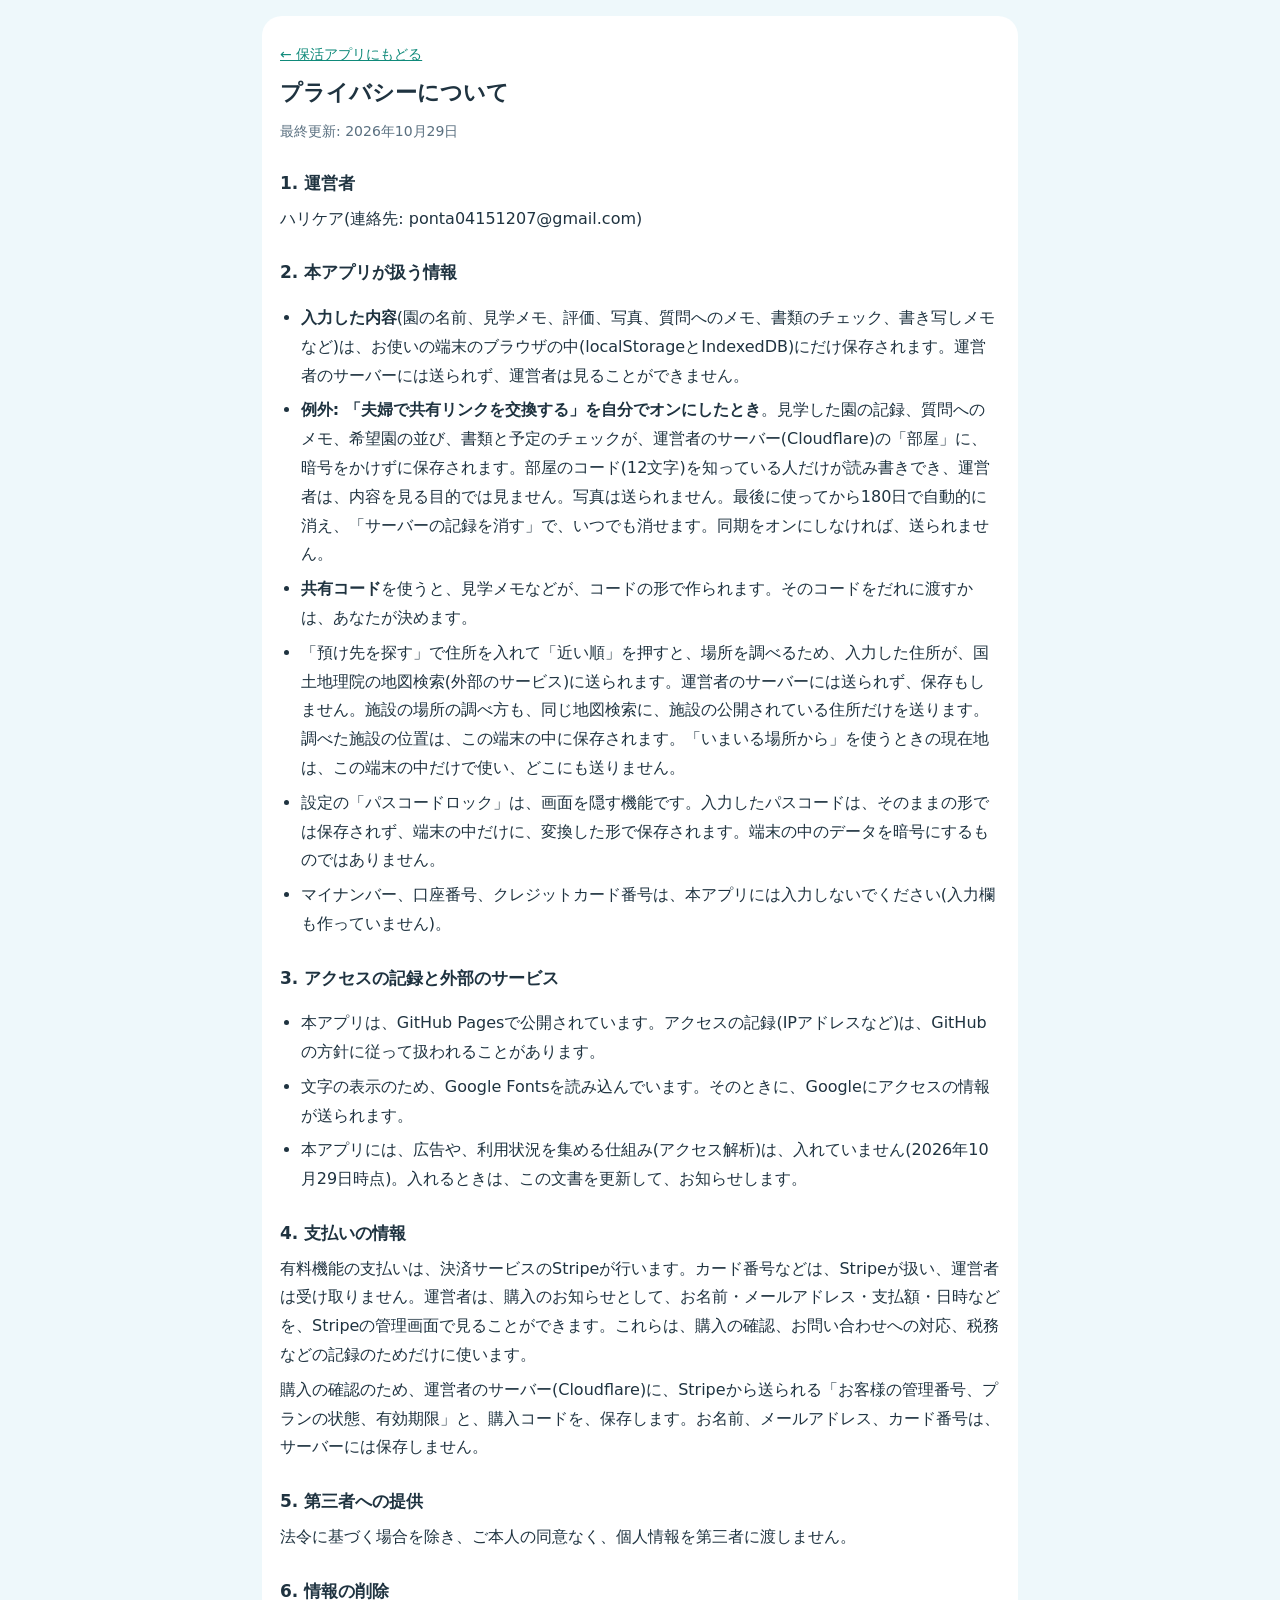
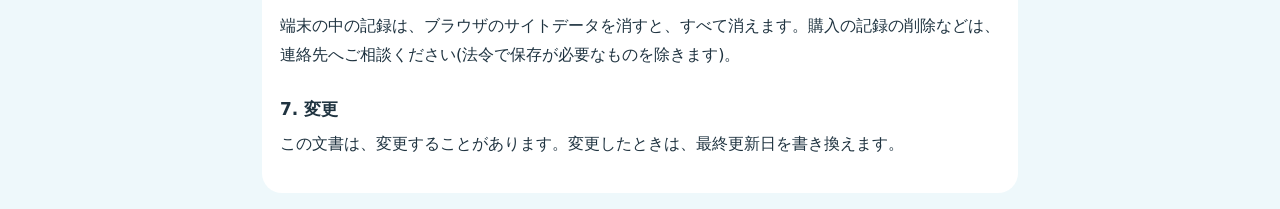
<file: improved/privacy.html>
<!doctype html>
<html lang="ja"><head><meta charset="utf-8"><meta name="viewport" content="width=device-width,initial-scale=1">
<title>プライバシーについて | 保活アプリ</title>
<style>:root{--bg:#eef8fb;--fg:#1f3340;--mut:#5a7080;--card:#fff;--ac:#0f8a7a;--warn:#fff3cd;--warnfg:#6b4e00}
@media (prefers-color-scheme:dark){:root{--bg:#14232b;--fg:#e6f1f5;--mut:#9fb4c0;--card:#1d3340;--ac:#4cc9b5;--warn:#4a3d10;--warnfg:#ffe08a}}
body{margin:0;background:var(--bg);color:var(--fg);font:16px/1.8 system-ui,"Hiragino Sans","Noto Sans JP",sans-serif;padding:16px}
main{max-width:720px;margin:0 auto;background:var(--card);border-radius:20px;padding:20px 18px 28px}
h1{font-size:22px;margin:0 0 4px}h2{font-size:17px;margin:24px 0 4px}p,li{margin:6px 0}ul,ol{padding-left:1.3em}
.mut{color:var(--mut);font-size:14px}a{color:var(--ac)}
.warn{background:var(--warn);color:var(--warnfg);border-radius:12px;padding:10px 14px;font-size:14px}
table{border-collapse:collapse;width:100%}th,td{border-top:1px solid rgba(128,128,128,.3);padding:10px 6px;text-align:left;vertical-align:top;font-size:15px}th{width:8.5em;color:var(--mut);font-weight:700}
</style></head><body><main>
<p class="mut"><a href="hoikatsu.html">← 保活アプリにもどる</a></p>
<h1>プライバシーについて</h1><p class="mut">最終更新: 2026年10月29日</p>

<h2>1. 運営者</h2><p>ハリケア(連絡先: ponta04151207@gmail.com)</p>
<h2>2. 本アプリが扱う情報</h2>
<ul><li><b>入力した内容</b>(園の名前、見学メモ、評価、写真、質問へのメモ、書類のチェック、書き写しメモなど)は、お使いの端末のブラウザの中(localStorageとIndexedDB)にだけ保存されます。運営者のサーバーには送られず、運営者は見ることができません。</li>
<li><b>例外: 「夫婦で共有リンクを交換する」を自分でオンにしたとき</b>。見学した園の記録、質問へのメモ、希望園の並び、書類と予定のチェックが、運営者のサーバー(Cloudflare)の「部屋」に、暗号をかけずに保存されます。部屋のコード(12文字)を知っている人だけが読み書きでき、運営者は、内容を見る目的では見ません。写真は送られません。最後に使ってから180日で自動的に消え、「サーバーの記録を消す」で、いつでも消せます。同期をオンにしなければ、送られません。</li>
<li><b>共有コード</b>を使うと、見学メモなどが、コードの形で作られます。そのコードをだれに渡すかは、あなたが決めます。</li>
<li>「預け先を探す」で住所を入れて「近い順」を押すと、場所を調べるため、入力した住所が、国土地理院の地図検索(外部のサービス)に送られます。運営者のサーバーには送られず、保存もしません。施設の場所の調べ方も、同じ地図検索に、施設の公開されている住所だけを送ります。調べた施設の位置は、この端末の中に保存されます。「いまいる場所から」を使うときの現在地は、この端末の中だけで使い、どこにも送りません。</li>
<li>設定の「パスコードロック」は、画面を隠す機能です。入力したパスコードは、そのままの形では保存されず、端末の中だけに、変換した形で保存されます。端末の中のデータを暗号にするものではありません。</li>
<li>マイナンバー、口座番号、クレジットカード番号は、本アプリには入力しないでください(入力欄も作っていません)。</li></ul>
<h2>3. アクセスの記録と外部のサービス</h2>
<ul><li>本アプリは、GitHub Pagesで公開されています。アクセスの記録(IPアドレスなど)は、GitHubの方針に従って扱われることがあります。</li>
<li>文字の表示のため、Google Fontsを読み込んでいます。そのときに、Googleにアクセスの情報が送られます。</li>
<li>本アプリには、広告や、利用状況を集める仕組み(アクセス解析)は、入れていません(2026年10月29日時点)。入れるときは、この文書を更新して、お知らせします。</li></ul>
<h2>4. 支払いの情報</h2>
<p>有料機能の支払いは、決済サービスのStripeが行います。カード番号などは、Stripeが扱い、運営者は受け取りません。運営者は、購入のお知らせとして、お名前・メールアドレス・支払額・日時などを、Stripeの管理画面で見ることができます。これらは、購入の確認、お問い合わせへの対応、税務などの記録のためだけに使います。</p>
<p>購入の確認のため、運営者のサーバー(Cloudflare)に、Stripeから送られる「お客様の管理番号、プランの状態、有効期限」と、購入コードを、保存します。お名前、メールアドレス、カード番号は、サーバーには保存しません。</p>
<h2>5. 第三者への提供</h2><p>法令に基づく場合を除き、ご本人の同意なく、個人情報を第三者に渡しません。</p>
<h2>6. 情報の削除</h2><p>端末の中の記録は、ブラウザのサイトデータを消すと、すべて消えます。購入の記録の削除などは、連絡先へご相談ください(法令で保存が必要なものを除きます)。</p>
<h2>7. 変更</h2><p>この文書は、変更することがあります。変更したときは、最終更新日を書き換えます。</p>
</main></body></html>
</file>
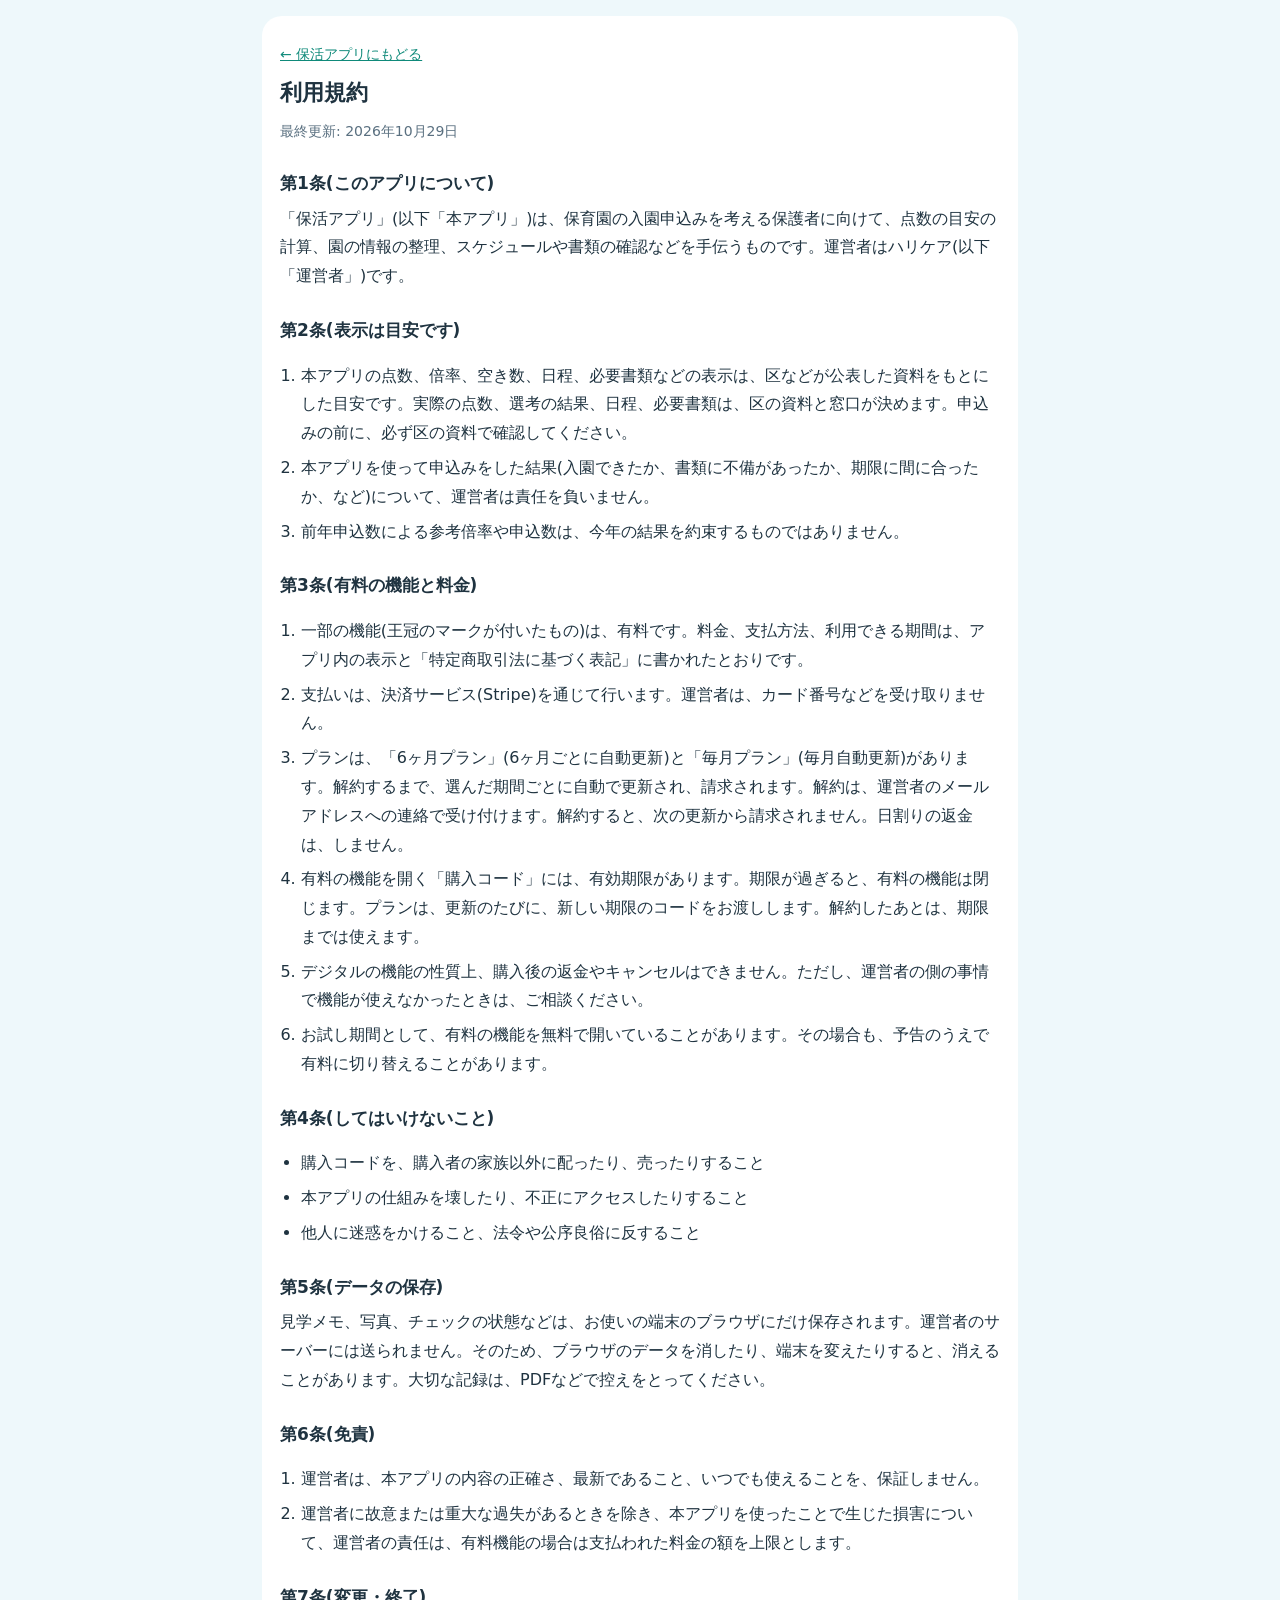
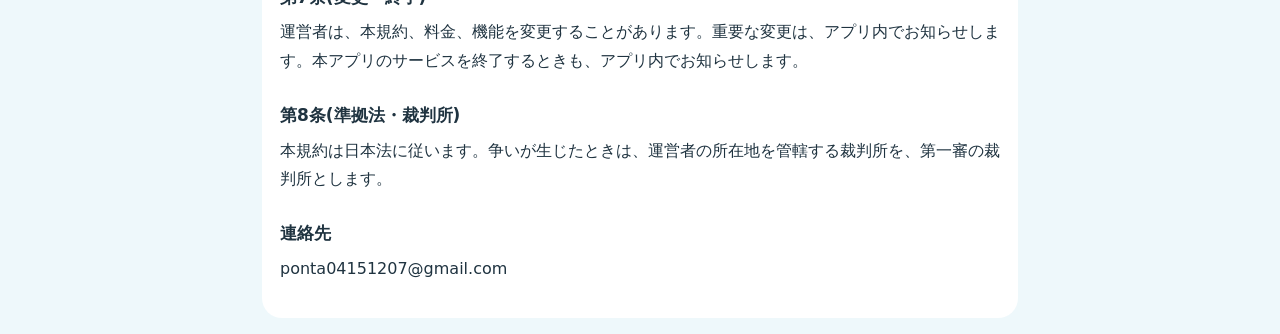
<file: improved/terms.html>
<!doctype html>
<html lang="ja"><head><meta charset="utf-8"><meta name="viewport" content="width=device-width,initial-scale=1">
<title>利用規約 | 保活アプリ</title>
<style>:root{--bg:#eef8fb;--fg:#1f3340;--mut:#5a7080;--card:#fff;--ac:#0f8a7a;--warn:#fff3cd;--warnfg:#6b4e00}
@media (prefers-color-scheme:dark){:root{--bg:#14232b;--fg:#e6f1f5;--mut:#9fb4c0;--card:#1d3340;--ac:#4cc9b5;--warn:#4a3d10;--warnfg:#ffe08a}}
body{margin:0;background:var(--bg);color:var(--fg);font:16px/1.8 system-ui,"Hiragino Sans","Noto Sans JP",sans-serif;padding:16px}
main{max-width:720px;margin:0 auto;background:var(--card);border-radius:20px;padding:20px 18px 28px}
h1{font-size:22px;margin:0 0 4px}h2{font-size:17px;margin:24px 0 4px}p,li{margin:6px 0}ul,ol{padding-left:1.3em}
.mut{color:var(--mut);font-size:14px}a{color:var(--ac)}
.warn{background:var(--warn);color:var(--warnfg);border-radius:12px;padding:10px 14px;font-size:14px}
table{border-collapse:collapse;width:100%}th,td{border-top:1px solid rgba(128,128,128,.3);padding:10px 6px;text-align:left;vertical-align:top;font-size:15px}th{width:8.5em;color:var(--mut);font-weight:700}
</style></head><body><main>
<p class="mut"><a href="hoikatsu.html">← 保活アプリにもどる</a></p>
<h1>利用規約</h1><p class="mut">最終更新: 2026年10月29日</p>

<h2>第1条(このアプリについて)</h2>
<p>「保活アプリ」(以下「本アプリ」)は、保育園の入園申込みを考える保護者に向けて、点数の目安の計算、園の情報の整理、スケジュールや書類の確認などを手伝うものです。運営者はハリケア(以下「運営者」)です。</p>
<h2>第2条(表示は目安です)</h2>
<ol><li>本アプリの点数、倍率、空き数、日程、必要書類などの表示は、区などが公表した資料をもとにした目安です。実際の点数、選考の結果、日程、必要書類は、区の資料と窓口が決めます。申込みの前に、必ず区の資料で確認してください。</li>
<li>本アプリを使って申込みをした結果(入園できたか、書類に不備があったか、期限に間に合ったか、など)について、運営者は責任を負いません。</li>
<li>前年申込数による参考倍率や申込数は、今年の結果を約束するものではありません。</li></ol>
<h2>第3条(有料の機能と料金)</h2>
<ol><li>一部の機能(王冠のマークが付いたもの)は、有料です。料金、支払方法、利用できる期間は、アプリ内の表示と「特定商取引法に基づく表記」に書かれたとおりです。</li>
<li>支払いは、決済サービス(Stripe)を通じて行います。運営者は、カード番号などを受け取りません。</li>
<li>プランは、「6ヶ月プラン」(6ヶ月ごとに自動更新)と「毎月プラン」(毎月自動更新)があります。解約するまで、選んだ期間ごとに自動で更新され、請求されます。解約は、運営者のメールアドレスへの連絡で受け付けます。解約すると、次の更新から請求されません。日割りの返金は、しません。</li>
<li>有料の機能を開く「購入コード」には、有効期限があります。期限が過ぎると、有料の機能は閉じます。プランは、更新のたびに、新しい期限のコードをお渡しします。解約したあとは、期限までは使えます。</li>
<li>デジタルの機能の性質上、購入後の返金やキャンセルはできません。ただし、運営者の側の事情で機能が使えなかったときは、ご相談ください。</li>
<li>お試し期間として、有料の機能を無料で開いていることがあります。その場合も、予告のうえで有料に切り替えることがあります。</li></ol>
<h2>第4条(してはいけないこと)</h2>
<ul><li>購入コードを、購入者の家族以外に配ったり、売ったりすること</li><li>本アプリの仕組みを壊したり、不正にアクセスしたりすること</li><li>他人に迷惑をかけること、法令や公序良俗に反すること</li></ul>
<h2>第5条(データの保存)</h2>
<p>見学メモ、写真、チェックの状態などは、お使いの端末のブラウザにだけ保存されます。運営者のサーバーには送られません。そのため、ブラウザのデータを消したり、端末を変えたりすると、消えることがあります。大切な記録は、PDFなどで控えをとってください。</p>
<h2>第6条(免責)</h2>
<ol><li>運営者は、本アプリの内容の正確さ、最新であること、いつでも使えることを、保証しません。</li>
<li>運営者に故意または重大な過失があるときを除き、本アプリを使ったことで生じた損害について、運営者の責任は、有料機能の場合は支払われた料金の額を上限とします。</li></ol>
<h2>第7条(変更・終了)</h2>
<p>運営者は、本規約、料金、機能を変更することがあります。重要な変更は、アプリ内でお知らせします。本アプリのサービスを終了するときも、アプリ内でお知らせします。</p>
<h2>第8条(準拠法・裁判所)</h2>
<p>本規約は日本法に従います。争いが生じたときは、運営者の所在地を管轄する裁判所を、第一審の裁判所とします。</p>
<h2>連絡先</h2><p>ponta04151207@gmail.com</p>
</main></body></html>
</file>
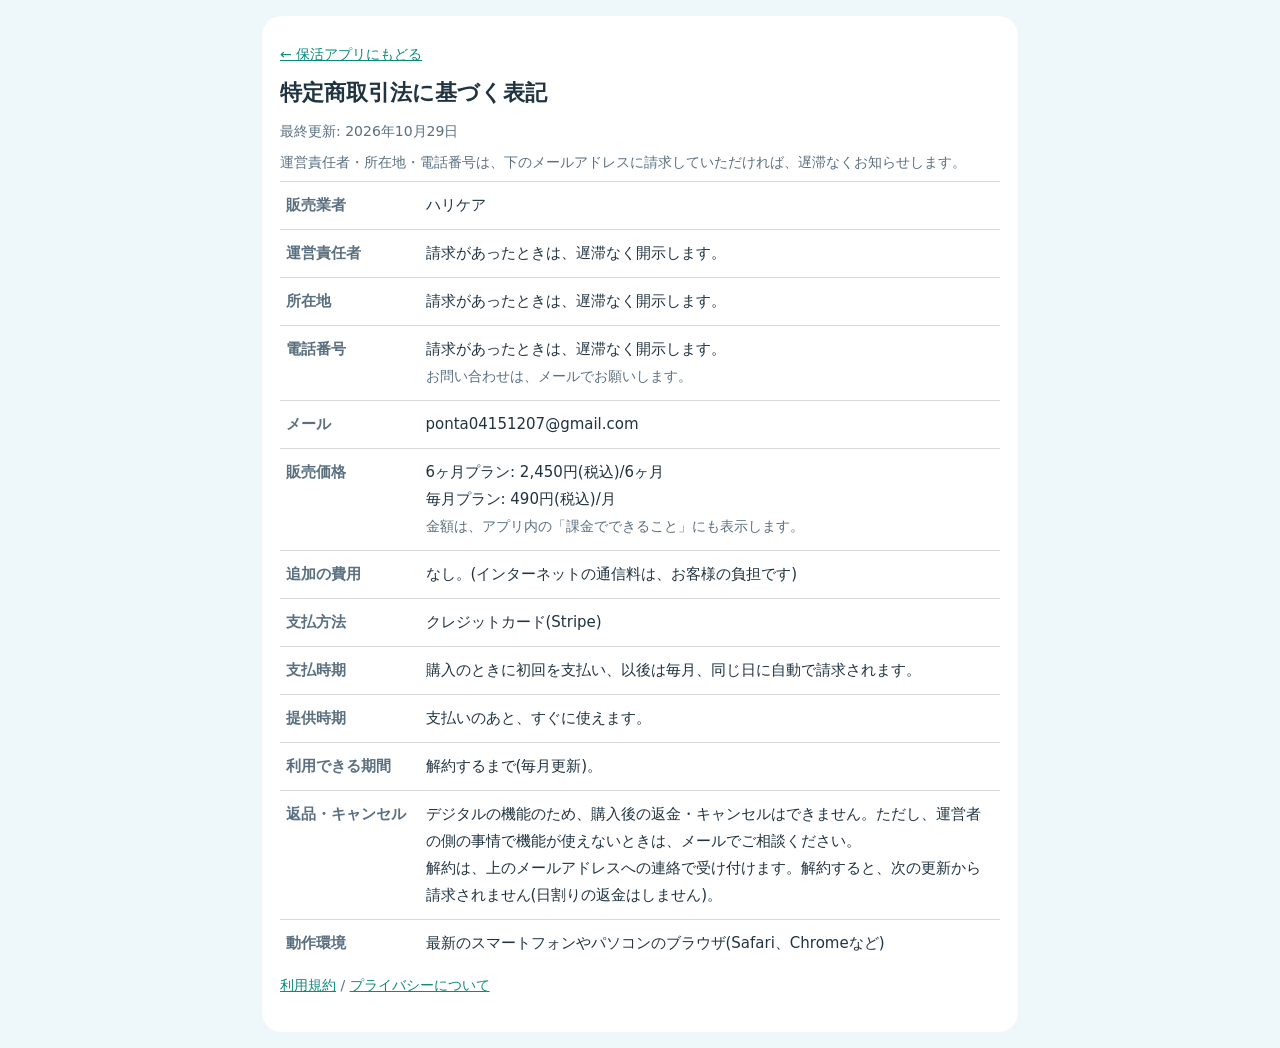
<file: improved/tokusho.html>
<!doctype html>
<html lang="ja"><head><meta charset="utf-8"><meta name="viewport" content="width=device-width,initial-scale=1">
<title>特定商取引法に基づく表記 | 保活アプリ</title>
<style>:root{--bg:#eef8fb;--fg:#1f3340;--mut:#5a7080;--card:#fff;--ac:#0f8a7a;--warn:#fff3cd;--warnfg:#6b4e00}
@media (prefers-color-scheme:dark){:root{--bg:#14232b;--fg:#e6f1f5;--mut:#9fb4c0;--card:#1d3340;--ac:#4cc9b5;--warn:#4a3d10;--warnfg:#ffe08a}}
body{margin:0;background:var(--bg);color:var(--fg);font:16px/1.8 system-ui,"Hiragino Sans","Noto Sans JP",sans-serif;padding:16px}
main{max-width:720px;margin:0 auto;background:var(--card);border-radius:20px;padding:20px 18px 28px}
h1{font-size:22px;margin:0 0 4px}h2{font-size:17px;margin:24px 0 4px}p,li{margin:6px 0}ul,ol{padding-left:1.3em}
.mut{color:var(--mut);font-size:14px}a{color:var(--ac)}
.warn{background:var(--warn);color:var(--warnfg);border-radius:12px;padding:10px 14px;font-size:14px}
table{border-collapse:collapse;width:100%}th,td{border-top:1px solid rgba(128,128,128,.3);padding:10px 6px;text-align:left;vertical-align:top;font-size:15px}th{width:8.5em;color:var(--mut);font-weight:700}
</style></head><body><main>
<p class="mut"><a href="hoikatsu.html">← 保活アプリにもどる</a></p>
<h1>特定商取引法に基づく表記</h1><p class="mut">最終更新: 2026年10月29日</p>

<p class="mut">運営責任者・所在地・電話番号は、下のメールアドレスに請求していただければ、遅滞なくお知らせします。</p>
<table>
<tr><th>販売業者</th><td>ハリケア</td></tr>
<tr><th>運営責任者</th><td>請求があったときは、遅滞なく開示します。</td></tr>
<tr><th>所在地</th><td>請求があったときは、遅滞なく開示します。</td></tr>
<tr><th>電話番号</th><td>請求があったときは、遅滞なく開示します。<br><span class="mut">お問い合わせは、メールでお願いします。</span></td></tr>
<tr><th>メール</th><td>ponta04151207@gmail.com</td></tr>
<tr><th>販売価格</th><td>6ヶ月プラン: 2,450円(税込)/6ヶ月<br>毎月プラン: 490円(税込)/月<br><span class="mut">金額は、アプリ内の「課金でできること」にも表示します。</span></td></tr>
<tr><th>追加の費用</th><td>なし。(インターネットの通信料は、お客様の負担です)</td></tr>
<tr><th>支払方法</th><td>クレジットカード(Stripe)</td></tr>
<tr><th>支払時期</th><td>購入のときに初回を支払い、以後は毎月、同じ日に自動で請求されます。</td></tr>
<tr><th>提供時期</th><td>支払いのあと、すぐに使えます。</td></tr>
<tr><th>利用できる期間</th><td>解約するまで(毎月更新)。</td></tr>
<tr><th>返品・キャンセル</th><td>デジタルの機能のため、購入後の返金・キャンセルはできません。ただし、運営者の側の事情で機能が使えないときは、メールでご相談ください。<br>解約は、上のメールアドレスへの連絡で受け付けます。解約すると、次の更新から請求されません(日割りの返金はしません)。</td></tr>
<tr><th>動作環境</th><td>最新のスマートフォンやパソコンのブラウザ(Safari、Chromeなど)</td></tr>
</table>
<p class="mut"><a href="terms.html">利用規約</a> / <a href="privacy.html">プライバシーについて</a></p>
</main></body></html>
</file>
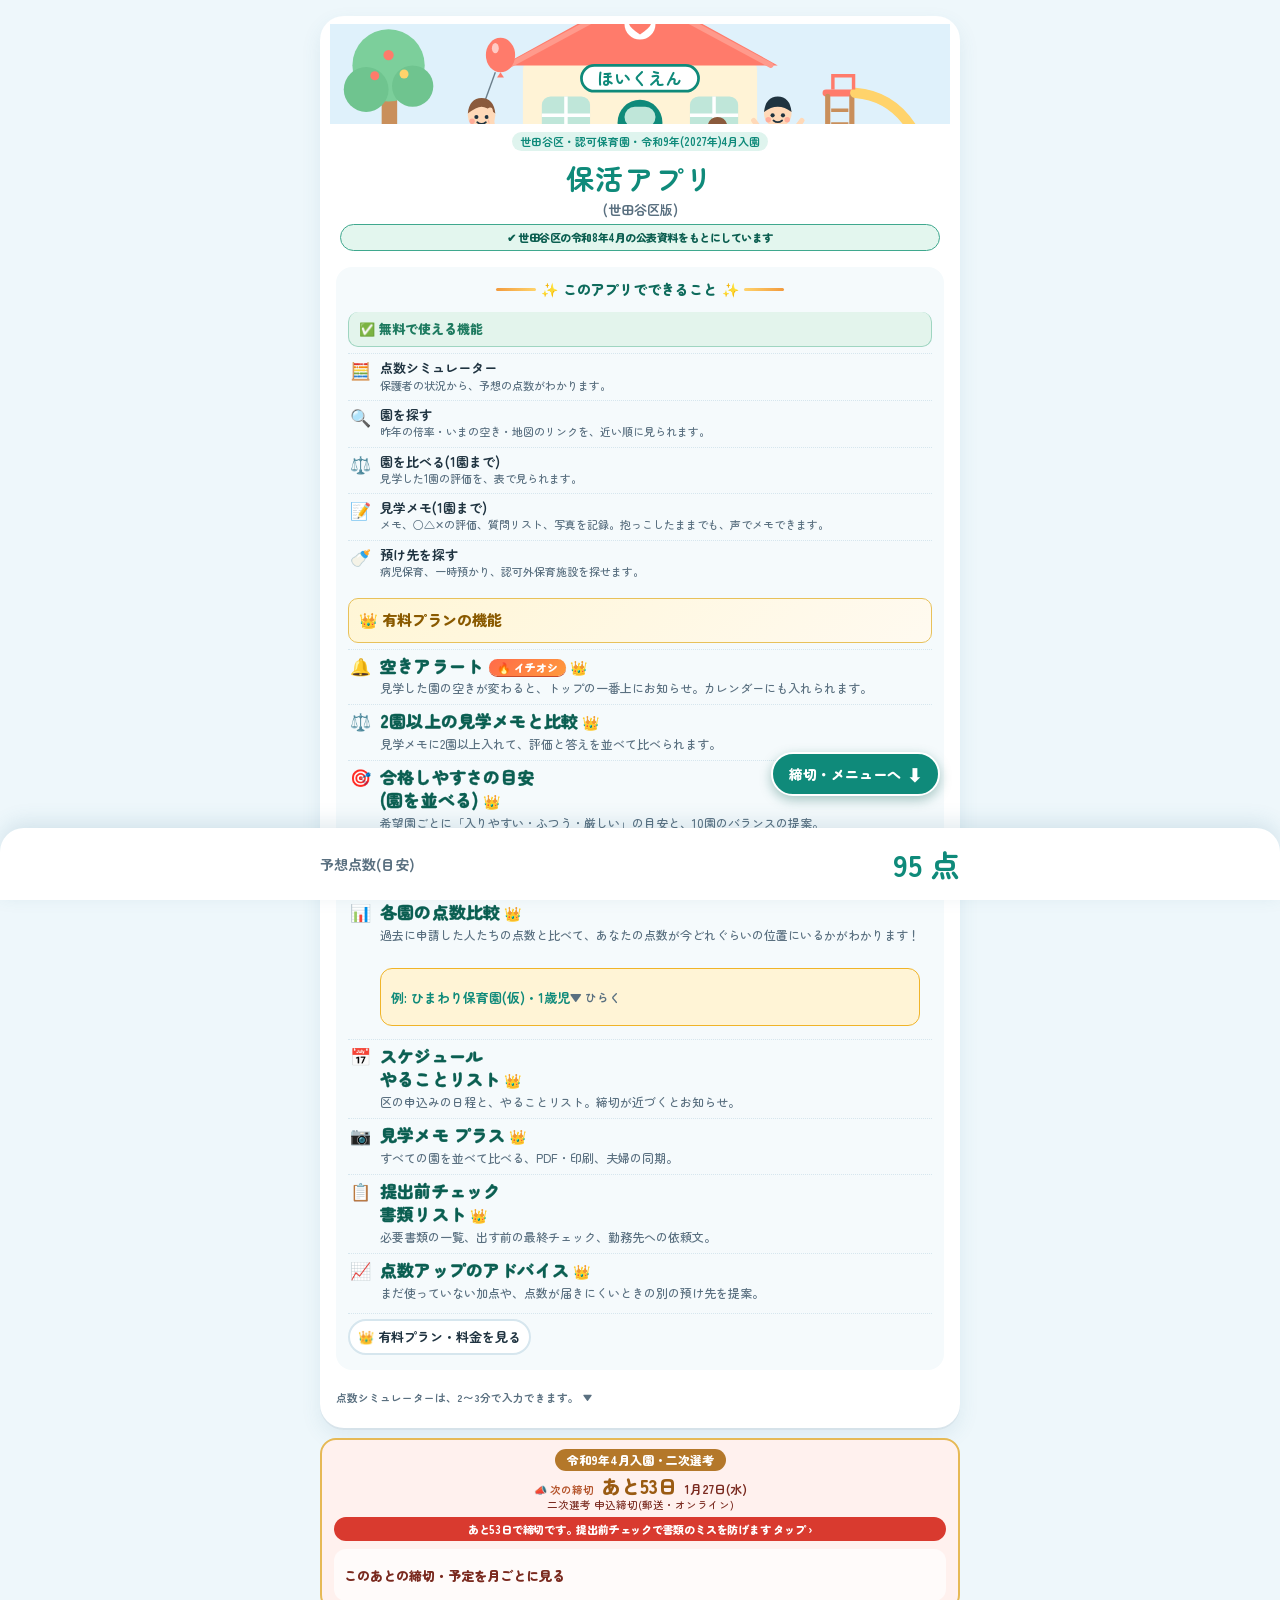
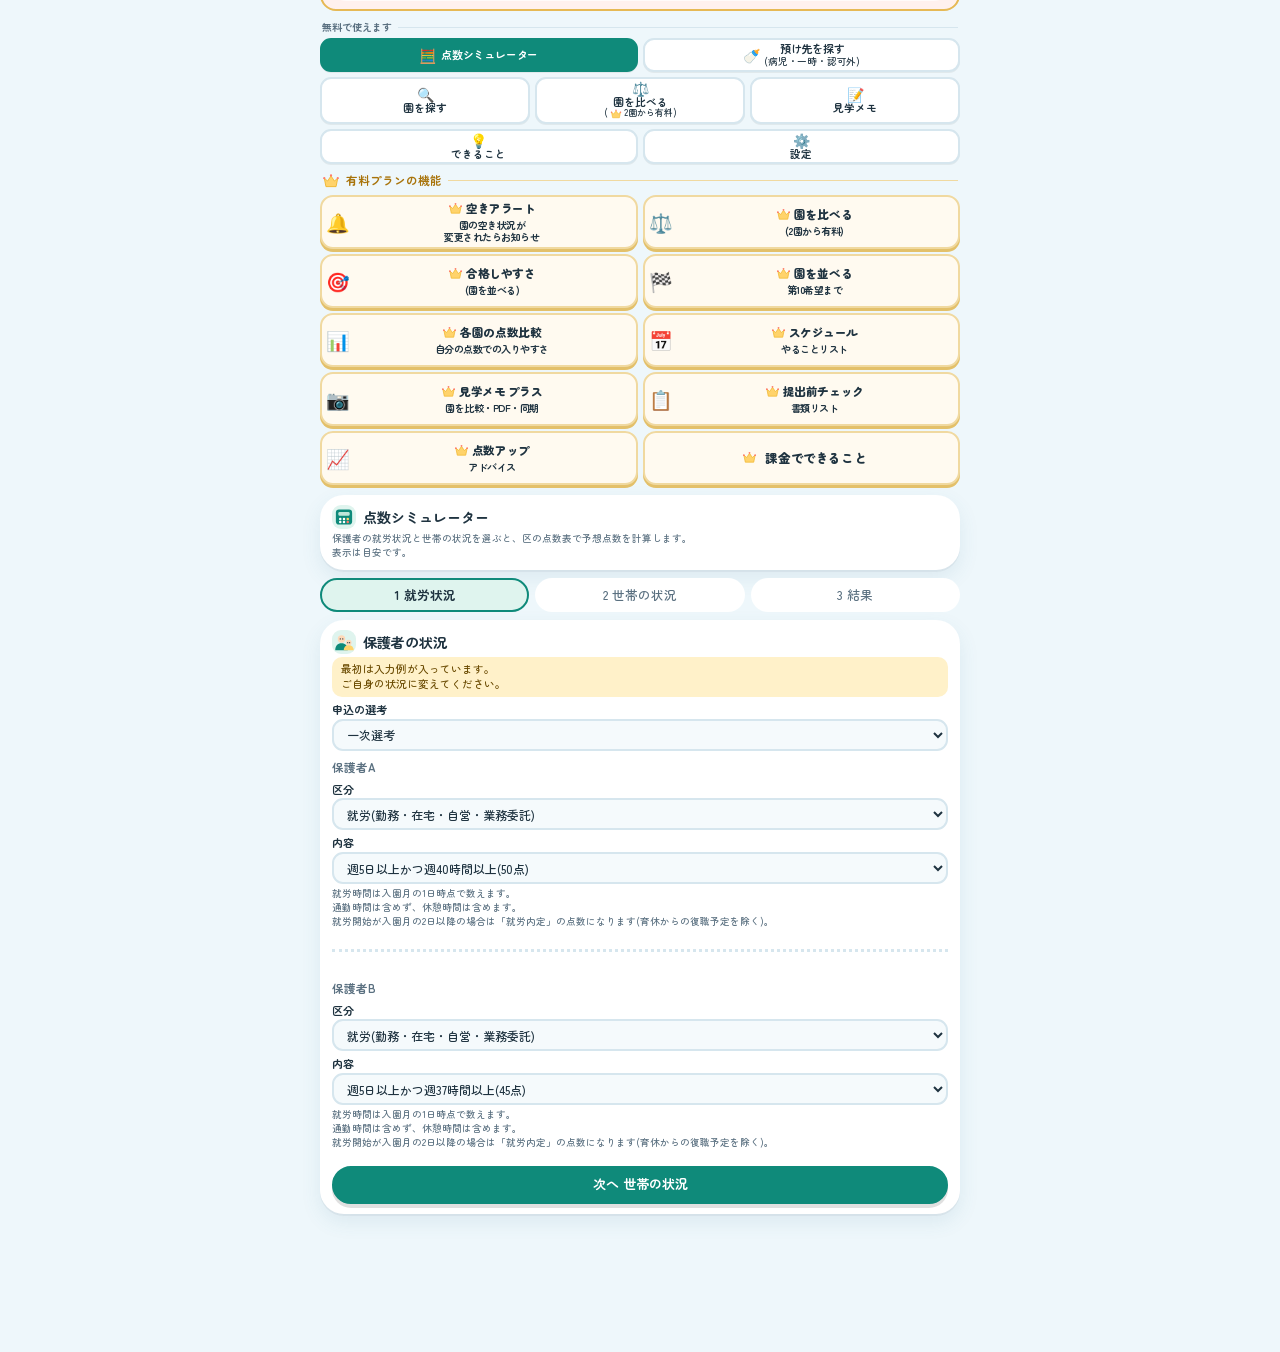
<file: old/hoikatsu.html>
<!doctype html>
<html lang="ja">
<head>
<meta charset="utf-8">
<meta name="viewport" content="width=device-width, initial-scale=1, viewport-fit=cover">
<title>以前の版｜保活アプリ（点数シミュレーター・園ごと比較、見学メモ）</title>
<meta name="claude:viewport-fit-sides" content="cover">
<link rel="stylesheet" href="https://fonts.googleapis.com/css2?family=Zen+Maru+Gothic:wght@500;700&display=swap">
<style>
/* Layout: 1カラム。やわらかい丸みと大きめの文字で、片手・子連れでも読みやすく。色は空色の地に、ミントの主色とコーラルのさし色。 */
:root{
  --bg:#eef7fb; --surface:#ffffff; --fg:#1f3340; --muted:#5a7080; --line:#d6e6ee;
  --accent:#0f8a7a; --accent-fg:#ffffff; --accent-soft:#dff4ee;
  --pop:#ff7b6b; --pop-soft:#ffe6e1;
  --plus:#0f8a7a; --minus:#d4493a; --note:#fff1c9; --note-fg:#6a4a00;
  --field:#f5fafc; --shadow:0 2px 0 rgba(31,51,64,.05), 0 8px 20px rgba(60,120,150,.10);
  --font-display:"Zen Maru Gothic","Hiragino Maru Gothic ProN","Yu Gothic",sans-serif;
  --font-body:"Zen Maru Gothic","Hiragino Maru Gothic ProN","Hiragino Sans","Yu Gothic",sans-serif;
}
@media (prefers-color-scheme: dark){
  :root:not([data-theme="light"]){
    --bg:#10202a; --surface:#18303d; --fg:#e9f3f7; --muted:#a2bac6; --line:#2b4756;
    --accent:#5fd3bf; --accent-fg:#06231d; --accent-soft:#17403b;
    --pop:#ff9a8c; --pop-soft:#4a2a28;
    --plus:#5fd3bf; --minus:#ff9a8c; --note:#3d3213; --note-fg:#ffdf94;
    --field:#12252f; --shadow:0 8px 20px rgba(0,0,0,.25); color-scheme:dark;
  }
}
:root[data-theme="dark"]{
  --bg:#10202a; --surface:#18303d; --fg:#e9f3f7; --muted:#a2bac6; --line:#2b4756;
  --accent:#5fd3bf; --accent-fg:#06231d; --accent-soft:#17403b;
  --pop:#ff9a8c; --pop-soft:#4a2a28;
  --plus:#5fd3bf; --minus:#ff9a8c; --note:#3d3213; --note-fg:#ffdf94;
  --field:#12252f; --shadow:0 8px 20px rgba(0,0,0,.25); color-scheme:dark;
}
*{box-sizing:border-box}
body{
  background:var(--bg); color:var(--fg); font-family:var(--font-body); font-size:17px; font-weight:500; line-height:1.75;
  padding-block:16px 130px;
  padding-left:max(16px, env(safe-area-inset-left, 0px));
  padding-right:max(16px, env(safe-area-inset-right, 0px));
}
.wrap{max-width:640px; margin:0 auto; min-width:0}
header{background:var(--surface); border-radius:24px; padding:12px 12px 16px; margin-bottom:14px; box-shadow:var(--shadow)}
header .hero{display:block; width:100%; height:auto; margin-bottom:12px}
header .tag, header h1, header .lead{margin-left:6px; margin-right:6px}
header .tag{display:inline-block; font-size:12px; line-height:1.5; font-weight:700; color:var(--accent); background:var(--accent-soft); border-radius:12px; padding:2px 10px; margin:0}
h1{font-family:var(--font-display); font-size:22px; line-height:1.4; margin-top:8px; margin-bottom:4px; text-wrap:balance}
.feat{margin:16px 6px 0; padding:10px 12px; background:var(--field); border-radius:16px}
.feat .fh2{margin:0 0 6px; font-size:13px; font-weight:700; color:var(--accent); text-align:center}
.feat ul{list-style:none; margin:0; padding:0; display:grid; gap:2px}
.feat li{display:flex; gap:8px; align-items:flex-start; padding:5px 0; border-top:1px dotted var(--line)}
.feat li:first-child{border-top:0}
.feat .fi{flex:none; width:24px; text-align:center; font-size:17px; line-height:1.3}
.feat .ft{font-size:13px; line-height:1.4; min-width:0}
.feat .ft b{font-size:13px}
.feat .ft small{display:block; font-size:11px; color:var(--muted); font-weight:500; line-height:1.4}
.feat .fcr{font-size:11px; margin-left:4px}
.feat .fpd summary{display:flex; gap:8px; align-items:flex-start; cursor:pointer; list-style:none}
.feat .fpd summary::-webkit-details-marker{display:none}
.feat .fpd u{text-decoration:none; color:#0f8a7a; font-weight:700; margin-left:4px}
.feat .fpd details[open] u{display:none}
.feat .fpl{margin:6px 0 2px 32px; padding:0; list-style:none; display:grid; gap:4px}
.feat .fpl li{display:block; border:0; padding:0; font-size:11.5px; line-height:1.45; color:var(--muted)}
.feat .fpl li b{display:block; font-size:12px; color:var(--fg)}
.feat .fgo{margin-top:4px!important}
details.leadd{margin:8px 6px 0; text-align:center}
details.leadd summary{cursor:pointer; list-style:none; font-size:10.5px; color:var(--muted); line-height:1.5}
details.leadd summary::-webkit-details-marker{display:none}
details.leadd .lt{margin-left:4px; font-size:9px}
details.leadd[open] .lt{display:inline-block; transform:rotate(180deg)}
details.leadd p.lead{font-size:10.5px!important; margin:2px 0 0!important}
header p.lead{margin-top:0; margin-bottom:0; color:var(--muted); font-size:12px; line-height:1.6}
.steps{display:flex; gap:8px; margin:0 0 14px; padding:0; list-style:none; counter-reset:s}
.steps li{flex:1; font-size:13px; text-align:center; padding:6px 4px; border-radius:999px; background:var(--surface); color:var(--muted); border:2px solid transparent; white-space:nowrap}
.steps li[aria-current="step"]{border-color:var(--accent); color:var(--fg); font-weight:700; background:var(--accent-soft)}
.steps li.done{background:var(--accent); color:var(--accent-fg)}
.panel{background:var(--surface); border-radius:24px; padding:20px 18px; margin-bottom:14px; box-shadow:var(--shadow)}
h2{font-family:var(--font-display); font-size:20px; margin:0 0 12px; display:flex; align-items:center; gap:8px; flex-wrap:wrap}
h2::before{content:""; width:10px; height:22px; border-radius:6px; background:var(--pop); flex:none}
h2.hasicon::before{display:none}
.hi{width:40px; height:40px; flex:none; border-radius:14px; background:var(--accent-soft); display:grid; place-items:center}
.hi svg{width:30px; height:30px; display:block}
h3{font-size:15px; margin:0 0 6px; color:var(--muted); font-weight:700}
h3.grp{margin-top:20px; padding:4px 12px; background:var(--accent-soft); color:var(--accent); border-radius:999px; display:inline-block}
h3.grp:first-of-type{margin-top:0}
label.field{display:block; font-size:15px; font-weight:700; margin:14px 0 6px}
select{
  width:100%; min-height:52px; font:inherit; color:var(--fg); background:var(--field);
  border:2px solid var(--line); border-radius:16px; padding:8px 12px;
}
select:focus-visible, button:focus-visible, input:focus-visible, summary:focus-visible, a:focus-visible, textarea:focus-visible{outline:3px solid var(--pop); outline-offset:2px}
.parent + .parent{margin-top:20px; padding-top:20px; border-top:3px dotted var(--line)}
.hint{font-size:12px; color:var(--muted); line-height:1.65; margin:6px 0 0}
.check{display:flex; gap:12px; align-items:flex-start; padding:14px 0; border-top:2px dotted var(--line); min-width:0}
h3.grp + .check{border-top:0}
.check input[type="checkbox"]{width:26px; height:26px; margin-top:2px; accent-color:var(--accent); flex:none}
.check .txt{flex:1; min-width:0}
.check .txt select{margin-top:8px}
.check .pt{font-variant-numeric:tabular-nums; font-weight:700; flex:none; min-width:2.6em; text-align:right; font-size:18px}
.check .pt.p{color:var(--plus)} .check .pt.m{color:var(--minus)}
.check small{display:block; color:var(--muted); font-size:12px; line-height:1.6}
.check.off{opacity:.5}
.no{display:inline-block; font-size:12px; color:var(--muted); background:var(--field); border-radius:999px; padding:0 8px; margin-right:6px; vertical-align:1px}
.nav{display:flex; gap:10px; margin-top:8px}
button{font:inherit; font-weight:700; min-height:52px; border-radius:999px; padding:0 22px; cursor:pointer; border:2px solid var(--line); background:var(--surface); color:var(--fg); transition:transform .12s}
button:active{transform:scale(.97)}
button.primary{background:var(--accent); color:var(--accent-fg); border-color:var(--accent); flex:1; box-shadow:0 4px 0 rgba(0,0,0,.12)}
.score{display:flex; align-items:baseline; gap:8px; flex-wrap:wrap; background:var(--accent-soft); border-radius:20px; padding:12px 18px}
.score .num{font-family:var(--font-display); font-size:72px; line-height:1.1; font-weight:700; font-variant-numeric:tabular-nums; color:var(--accent)}
.score .unit{color:var(--muted); font-size:20px; font-weight:700}
.rows{margin:14px 0 0; padding:0; list-style:none}
.rows li{display:flex; justify-content:space-between; gap:12px; padding:10px 0; border-top:2px dotted var(--line); font-size:15px}
.rows li span:first-child{min-width:0}
.rows .v{font-variant-numeric:tabular-nums; font-weight:700; flex:none; font-size:17px}
.rows li.dropped span:first-child{text-decoration:line-through; color:var(--muted)}
.rows li.dropped .v{color:var(--muted)}
.rows li small{display:block; color:var(--muted); font-size:11px}
.notice{background:var(--note); color:var(--note-fg); border-radius:18px; padding:12px 14px; font-size:13px; line-height:1.7}
.notice ul{margin:0; padding-left:1.2em}
.locked{border:3px dashed var(--accent); background:var(--accent-soft); border-radius:24px; padding:18px}
.locked b{font-family:var(--font-display)}
.locked ul{margin:8px 0 0; padding-left:1.2em; font-size:13px}
.badge{display:inline-block; font-size:12px; font-weight:700; background:var(--pop); color:#fff; border-radius:999px; padding:1px 10px; margin-right:6px; vertical-align:2px}
details{margin-top:12px; font-size:13px}
summary{cursor:pointer; min-height:40px; display:flex; align-items:center; color:var(--accent); font-weight:700}
details ol, details ul{margin:6px 0 0; padding-left:1.4em}
details li{margin-bottom:4px}
.src{font-size:11px; color:var(--muted); line-height:1.7; margin:14px 0 0}
.src a{color:var(--accent)}
.bar{
  position:fixed; left:0; right:0; bottom:0; z-index:5; background:var(--surface); border-radius:24px 24px 0 0; box-shadow:0 -6px 20px rgba(60,120,150,.15);
  padding-top:10px; padding-bottom:calc(10px + env(safe-area-inset-bottom, 0px));
  padding-left:max(20px, env(safe-area-inset-left, 0px)); padding-right:max(20px, env(safe-area-inset-right, 0px));
}
.bar .in{max-width:640px; margin:0 auto; display:flex; justify-content:space-between; align-items:center; gap:12px}
.bar .t{font-size:14px; color:var(--muted); font-weight:700}
.bar .n{font-family:var(--font-display); font-size:30px; font-weight:700; color:var(--accent); font-variant-numeric:tabular-nums}
.tabs{display:grid; grid-template-columns:repeat(12,1fr); gap:8px; margin:0 0 16px}
.tabs button{grid-column:span 3; min-height:64px; display:flex; flex-direction:column; align-items:center; justify-content:center; gap:2px; padding:6px 2px; border-radius:20px; border:2px solid var(--line); background:var(--surface); color:var(--fg); font-size:13px; line-height:1.25; box-shadow:var(--shadow)}
.tabs button.hero{grid-column:span 12; flex-direction:row; gap:10px; min-height:60px; font-size:17px}
.tabs button .ti{font-size:22px; line-height:1}
.tabs button.hero .ti{font-size:26px}
.tabs button[aria-selected="true"]{background:var(--accent); border-color:var(--accent); color:var(--accent-fg); box-shadow:0 4px 0 rgba(0,0,0,.12)}
.chip{display:inline-block; font-size:13px; background:var(--field); border-radius:999px; padding:0 10px; margin:0 6px 4px 0; color:var(--muted); white-space:nowrap}
.chip.g{color:var(--plus); background:var(--accent-soft)}
.chip.w{color:var(--minus); background:var(--pop-soft)}
.ex{font-size:12px; background:var(--note); color:var(--note-fg); border-radius:999px; padding:0 8px; margin-right:6px; vertical-align:2px}
.vcard{border-top:2px dotted var(--line); padding:16px 0; min-width:0}
.vcard:first-child{border-top:0; padding-top:0}
.vcard h3{color:var(--fg); font-size:18px; font-family:var(--font-display); margin:0; overflow-wrap:anywhere}
.vcard .meta{font-size:12px; color:var(--muted); margin:2px 0 6px}
.vcard .memo{font-size:14px; margin:6px 0 0; overflow-wrap:anywhere; background:var(--field); border-radius:14px; padding:8px 12px}
.vtbl .vmemo{margin:6px 0 0; padding:0}
.vtbl .vmemo summary{white-space:nowrap; display:inline-flex; align-items:center; gap:6px; cursor:pointer; list-style:none; font-size:12px; font-weight:700; color:#8a5a00; background:#fff1c9; border-radius:999px; padding:4px 10px; min-height:0; line-height:1.3}
.vtbl .vmemo summary::-webkit-details-marker{display:none}
.vtbl .vmemo summary span{font-size:10.5px; font-weight:500; color:var(--muted)}
.vtbl .vmemo[open] summary span{display:none}
.vtbl .vmemo[open] summary::after{content:'▲ とじる'; font-size:10.5px; font-weight:500; color:var(--muted)}
.vtbl .vmemo p{margin:6px 0 0; padding:6px 8px; background:var(--field); border-radius:10px; font-size:12.5px; line-height:1.5; font-weight:500; white-space:normal; overflow-wrap:anywhere}
.vtbl .vmemo p b{display:block; font-size:11px; color:var(--muted); margin-bottom:1px}
.vtbl .vb{display:flex; flex-wrap:nowrap; gap:6px; margin-top:6px}
.vtbl .vb button{white-space:nowrap; writing-mode:horizontal-tb; flex:none; min-width:0; min-height:34px; padding:0 14px; font-size:13px; line-height:1}
.vtbl th[scope=row]{min-width:9.5em}
.vtbl small .gb{font-size:14px; padding:0 8px; border-radius:6px; vertical-align:middle; margin-left:2px}
.vact{display:flex; gap:8px; flex-wrap:wrap; align-items:center; margin-top:10px}
.vact button{min-height:44px; padding:0 16px; font-size:14px}
.vact label{font-size:15px; display:flex; gap:8px; align-items:center; min-height:44px; margin-right:auto}
.vact input{width:22px; height:22px; accent-color:var(--accent)}
input[type="text"], input[type="date"], textarea{
  width:100%; min-height:52px; font:inherit; color:var(--fg); background:var(--field);
  border:2px solid var(--line); border-radius:16px; padding:8px 12px;
}
textarea{min-height:100px; resize:vertical}
.item{padding:12px 0; border-top:2px dotted var(--line); font-size:15px}
.seg{display:flex; gap:8px; flex-wrap:wrap; margin-top:6px}
.seg label{position:relative; flex:1; min-width:5.5em}
.seg input{position:absolute; opacity:0; inset:0; width:100%; height:100%; margin:0; cursor:pointer}
.seg span{display:block; text-align:center; min-height:48px; line-height:44px; border:2px solid var(--line); border-radius:999px; font-size:15px; color:var(--muted); background:var(--field)}
.seg input:checked + span.g{background:var(--accent-soft); color:var(--plus); border-color:var(--plus); font-weight:700}
.seg input:checked + span.w{background:var(--pop-soft); color:var(--minus); border-color:var(--minus); font-weight:700}
.seg input:checked + span.b{background:#fde8e8; color:#b3261e; border-color:#b3261e; font-weight:700}
.cusn{flex:1; min-width:0; font-size:13px; padding:4px 8px; border:1.5px dashed var(--line); border-radius:8px}
.vmemo i.none{color:var(--muted); font-style:normal; font-size:12px}
.wmap{display:inline-block; margin-top:3px; font-size:12.5px; font-weight:700; color:var(--accent,#2a9d8f); text-decoration:none}
.rs{display:block; font-size:11px; font-weight:400; margin-top:2px}.rs .g{color:var(--plus)}.rs .w{color:var(--minus)}.rs .b{color:#b3261e}
.cmp .s.b{color:#b3261e}.vtbl .cnt .b{color:#b3261e}
.seg input:checked + span.q{background:var(--note); color:var(--note-fg); border-color:var(--note-fg); font-weight:700}
.seg input:focus-visible + span{outline:3px solid var(--pop); outline-offset:2px}
.tblwrap{overflow-x:auto; margin-top:8px; border-radius:16px}
table.cmp{border-collapse:collapse; width:100%; min-width:340px; font-size:14px}
.cmp th, .cmp td{border-top:2px dotted var(--line); padding:10px 8px; text-align:center; vertical-align:top; font-weight:500}
.cmp thead th{font-weight:700; border-top:0}
.cmp th:first-child, .cmp td:first-child{text-align:left; min-width:9em}
.gb{display:inline-block; min-width:1.6em; text-align:center; font-weight:800; border-radius:8px; padding:0 8px; color:#fff; background:#9aa7ae}
.gb.a{background:#e5483d}.gb.b{background:#3b82d6}.gb.c{background:#f5c518; color:#4a3a00}.gb.n{background:#9aa7ae}
.gb{font-size:20px; line-height:1.35}
.cmp .gb{font-size:26px; padding:0 12px; border-radius:10px}
.gb.big{font-size:44px; line-height:1.25; padding:0 20px; border-radius:16px}
.gradebox{display:flex; align-items:center; gap:12px; margin:14px 0 4px; padding:10px 12px; background:var(--field); border-radius:14px}
.gradebox{flex-wrap:wrap}.gradebox .gl{font-size:15px; font-weight:800; flex:0 0 100%}.gradebox .gd{font-size:11.5px; color:var(--muted); line-height:1.5}
.cmp .s{font-size:18px; font-weight:700}
.cmp .s.g{color:var(--plus)} .cmp .s.w{color:var(--minus)} .cmp .s.q{color:var(--muted)}
.err{color:var(--minus); font-size:14px; margin:6px 0 0; font-weight:700}
.frow{display:flex; gap:10px; align-items:center; justify-content:space-between; padding:14px 0; border-top:2px dotted var(--line); min-width:0}
.frow:first-child{border-top:0}
.frow .ftxt{flex:1; min-width:0; overflow-wrap:anywhere; font-size:15px}
.frow .ftxt b{font-family:var(--font-display); font-size:17px}
.frow button{min-height:44px; padding:0 14px; font-size:14px; flex:none}
.ctl{display:flex; gap:10px; flex-wrap:wrap}
.ctl > div{flex:1; min-width:9em}
.dist{list-style:none; margin:10px 0 0; padding:0}
.dist li{display:grid; grid-template-columns:6.8em 1fr 7.4em; gap:8px; align-items:center; padding:6px 0; font-size:14px}
.dist .track{height:18px; background:var(--field); border-radius:999px; overflow:hidden; min-width:0}
.dist .track i{display:block; height:100%; background:var(--muted); opacity:.45; border-radius:999px}
.dbx{margin:8px 0 2px; padding:8px 10px; border-radius:12px; background:#fff4d6; border:1.5px solid #f0b429; font-size:13px; line-height:1.5}
.dbx>b{display:block; font-size:13px; margin-bottom:4px}
.dbx small{display:block; color:var(--muted); font-size:11.5px; margin-top:4px}
.dbar{display:flex; gap:2px; height:14px; border-radius:7px; overflow:hidden}
.dbar i{display:block; background:#d9b44a; opacity:.55; min-width:3px}
.dbar i.qme{background:#0f8a7a; opacity:1}
.dbar i{opacity:1!important}
.dbar i.qlo{background:#4a8fd8}
.dbar i.qme{background:#0f9d76}
.dbar i.qhi{background:#f29a3d}
.lgs{display:flex; flex-wrap:wrap; gap:4px 6px; margin-top:4px}
.lg{white-space:nowrap; font-size:12px; font-weight:700; padding:2px 8px; border-radius:999px; color:#fff}
.lg.qlo{background:#4a8fd8}.lg.qme{background:#0f9d76}.lg.qhi{background:#f29a3d}
.dnote{margin:6px 0 4px; padding:6px 8px; background:#fff; border-radius:10px; font-size:11.5px; line-height:1.5; color:var(--fg)}
.dnote b{display:block; font-size:11.5px; color:#8a5a00}
.dbx summary{cursor:pointer; list-style:none}
.dbx summary::-webkit-details-marker{display:none}
.dbx summary::after{content:"▼ ひらく"; float:right; font-size:11.5px; color:var(--muted)}
.dbx[open] summary::after{content:"▲ とじる"}
.dbc{padding:6px 0; border-top:1px dashed #e0c070; margin-top:6px}
.dbc.cur{font-weight:400}
.dbc.cur>b{color:#0f8a7a}
.dl{display:flex; justify-content:space-between; font-size:11px; color:var(--muted); margin-bottom:3px}
.dist li.me{font-weight:700}
.dist li.me .track i{background:var(--pop); opacity:1}
.dist .n{text-align:right; font-variant-numeric:tabular-nums}
@media (max-width:420px){ .dist li{grid-template-columns:5.6em 1fr 6.2em; font-size:13px} }
@media (prefers-reduced-motion: reduce){ button{transition:none} }

h1 .sub{display:block; font-size:14px; font-weight:700; color:var(--muted)}
.about{list-style:none; margin:10px 0 0; padding:0; display:grid; gap:10px}
.about li{background:var(--field); border-radius:16px; padding:12px 14px; display:grid; gap:2px}
.about li b{font-family:var(--font-display); font-size:16px}
.about li span{font-size:13px; color:var(--muted); line-height:1.65}
.about.rich li{grid-template-columns:44px 1fr; align-items:center; gap:12px; padding:10px 12px}
.about.rich .ic{font-style:normal; font-size:26px; width:44px; height:44px; display:grid; place-items:center; background:#fff; border-radius:14px; box-shadow:0 1px 3px rgba(40,70,70,.12)}
.about.rich li div{display:grid; gap:2px}
.about.rich li b{font-size:16px; line-height:1.35}
.about.rich.paid li{background:#fff8e8; border:1.5px solid #f0dca4}
.about .tg{font-style:normal; font-size:11px; font-weight:800; border-radius:999px; padding:1px 8px; margin-left:6px}
.grp.g1{color:#1e6b5c}.grp.g2{color:#9a5b12}.grp small{font-size:12px; font-weight:700; color:#a3281f; background:#fde9e4; border-radius:999px; padding:2px 9px; margin-left:6px}
.about.note li{padding-left:2.5em}.about.note li::before{display:none}.about.note li i{position:absolute; left:0; top:0; font-style:normal}
.about.plain{gap:6px}
h3.grp{margin-top:18px}
h3.grp:first-child{margin-top:0}
.about.plain li{background:transparent; padding:0 0 0 1.1em; position:relative; font-size:14px}
.about.plain li::before{content:""; position:absolute; left:0; top:.8em; width:6px; height:6px; border-radius:50%; background:var(--pop)}
.htbl{width:auto; min-width:100%}
.htbl th, .htbl td{min-width:5.2em}
.htbl thead th{white-space:normal; vertical-align:bottom; min-width:6.4em}
.htbl thead th .area{display:block; width:max-content; margin:3px auto 0}
.htbl tbody th, .htbl thead th:first-child{position:sticky; left:0; background:var(--surface); z-index:1; min-width:4.6em; width:auto; text-align:left; font-size:12px; color:var(--muted)}
.fcards{display:grid; gap:10px; margin-top:8px}
.fcard{background:var(--field); border-radius:18px; padding:10px 12px 12px; min-width:0}
.fh{display:flex; align-items:center; gap:8px; flex-wrap:wrap}
.fh .fn{font-size:16px; overflow-wrap:anywhere; min-width:0}
.fh .mini{margin-left:auto; background:var(--accent-soft); border-color:transparent; color:var(--accent); min-height:36px}
.fs{display:grid; grid-template-columns:repeat(3,1fr); gap:6px; margin-top:8px}
.fs .st{background:var(--surface); border-radius:12px; padding:6px 4px; text-align:center; display:flex; flex-direction:column; line-height:1.35; min-width:0}
.fs .lb{font-size:11px; font-weight:700; color:var(--muted)}
.fs b{font-size:16px}
.fs small{font-size:11px; color:var(--muted); font-weight:500}
.item{display:flex; align-items:center; gap:8px; padding:6px 0; font-size:14px}
.item .il{flex:1; min-width:0; line-height:1.4}
.item .seg{margin:0; flex:none; gap:4px; flex-wrap:nowrap}
.seg label{min-width:0}
.item .seg label{flex:none; width:42px}
.item .seg span{min-height:34px; line-height:30px; font-size:16px; border-width:2px}
.ages{margin-top:8px; font-size:13px}
.ages summary{min-height:34px; font-size:13px}
.agetbl{width:100%; border-collapse:collapse; font-size:12px}
.agetbl th, .agetbl td{padding:4px 3px; text-align:center; border-top:1px dotted var(--line); font-weight:500; white-space:nowrap}
.agetbl thead th{border-top:0; color:var(--muted); font-size:11px}
.agetbl tbody th{text-align:left}
.agetbl small{color:var(--muted); font-size:10px}
.agetbl tr.cur{background:var(--accent-soft)}
.now{margin-top:8px; background:var(--accent-soft); border-radius:14px; padding:8px 10px}
.nowh{display:flex; flex-wrap:wrap; gap:2px 8px; align-items:baseline; font-size:12px}
.nowh b{font-size:13px; font-family:var(--font-display)}
.nowh span{color:var(--muted)}
.nowh em{font-style:normal; color:var(--minus); font-weight:700}
.nowg{display:grid; grid-template-columns:repeat(6,1fr); gap:4px; margin-top:6px}
.nc{background:var(--surface); border-radius:10px; text-align:center; padding:3px 0; display:flex; flex-direction:column; line-height:1.3; border:2px solid transparent}
.nc i{font-style:normal; font-size:10px; color:var(--muted); font-weight:700}
.nc b{font-size:15px}
.nc.ok{border-color:var(--plus)} .nc.ok b{color:var(--plus)}
.nc.zero b{color:var(--muted)} .nc.na{opacity:.55}
.nonow{font-size:11px; color:var(--muted); margin:8px 0 0}
.sr{position:absolute; width:1px; height:1px; overflow:hidden; clip:rect(0 0 0 0); white-space:nowrap}
table.ftbl, table.vtbl{border-collapse:collapse; width:100%; font-size:13px}
.ftbl th, .ftbl td, .vtbl th, .vtbl td{border-top:2px dotted var(--line); padding:7px 3px; text-align:center; vertical-align:middle; font-weight:500; line-height:1.4}
.ftbl thead th, .vtbl thead th{border-top:0; font-size:12px; color:var(--muted); font-weight:700; padding-bottom:4px}
.ftbl tbody th, .vtbl tbody th{text-align:left; overflow-wrap:anywhere; min-width:0; width:38%}
.ftbl small, .vtbl small{display:block; font-size:11px; color:var(--muted); font-weight:500}
.ftbl b, .vtbl b{font-size:14px}
.area{display:inline-block; font-size:11px; font-weight:700; color:var(--accent); background:var(--accent-soft); border-radius:999px; padding:0 7px; white-space:nowrap; vertical-align:1px}
.ftbl tbody th{width:44%}
.ftbl thead th, .vtbl thead th{white-space:nowrap}
.fn{font-family:var(--font-display); font-size:14px; font-weight:700}
.vtbl .memo1{overflow:hidden; display:-webkit-box; -webkit-line-clamp:1; -webkit-box-orient:vertical}
.vtbl .cnt{white-space:nowrap; font-size:13px; font-weight:700}
.vtbl .cnt .g{color:var(--plus)} .vtbl .cnt .w{color:var(--minus)} .vtbl .cnt .q{color:var(--muted)}
.vtbl .vb{display:flex; gap:6px; margin-top:6px}
.ftbl td, .vtbl td{white-space:nowrap}
.ftbl small, .vtbl td small{white-space:nowrap}
.vtbl input.big{width:24px; height:24px; accent-color:var(--accent)}
button.mini{min-height:36px; min-width:36px; padding:0 8px; font-size:13px; border-width:2px}
.ftbl button.mini{background:var(--accent-soft); border-color:transparent; color:var(--accent); font-size:16px}
.cmp th, .cmp td{padding:4px 5px}
table.cmp{font-size:12.5px; min-width:0}.cmp thead th{font-size:12.5px; line-height:1.3; word-break:keep-all; overflow-wrap:anywhere}.cmp th:first-child, .cmp td:first-child{min-width:0; width:34%; font-size:12px; line-height:1.4; font-weight:700}.cmpadd{margin:10px 0 8px; padding:10px 12px; background:var(--field); border-radius:14px}
.cmpadd input{min-height:44px; width:100%}
.cmpres{display:grid; gap:6px; margin-top:6px}
.cmpres button{display:flex; justify-content:space-between; align-items:center; gap:8px; width:100%; min-height:44px; padding:6px 12px; text-align:left; font-size:14px; font-weight:700}
.cmpres button small{font-weight:500; color:var(--muted); font-size:11.5px; flex:none}
.cmp th[scope=row]{white-space:nowrap!important; text-align:left; vertical-align:middle; font-size:12px; padding-right:6px}
.cmp thead th{vertical-align:bottom!important}
.cmpname{all:unset; display:flex; flex-direction:column; align-items:center; gap:4px; cursor:pointer; text-align:center; font-weight:700; font-size:12.5px; line-height:1.3; color:var(--fg); text-decoration:none}
.cmpname .ce{display:inline-block; white-space:nowrap; font-size:10.5px; font-weight:700; color:var(--accent); background:var(--accent-soft); border-radius:999px; padding:2px 9px; text-decoration:none}
.cmp .gs{display:block; white-space:nowrap; font-size:10px; color:var(--muted); margin-top:2px}
.cmp .gb{font-size:22px!important; padding:0 10px!important}
.cmp td{white-space:nowrap}
.cmp .s{font-size:15px}.cmp th[scope=row] small{display:block; font-size:10.5px; font-weight:500; color:var(--muted); line-height:1.3}.cmp th[scope=row]{white-space:nowrap}.cmp td{font-size:12.5px}
.cmp .s{font-size:15px}
[hidden]{display:none!important}
body{margin:0}
img{max-width:100%}
</style>
</head>
<body>


<div class="wrap">
  <header>
    <svg class="hero" viewBox="0 0 360 150" role="img" aria-label="保育園と子どもたちのイラスト">
<rect width="360" height="150" rx="18" fill="#dff1fb"/>
<circle cx="322" cy="28" r="15" fill="#ffd36b"/>
<g fill="#fff"><ellipse cx="58" cy="26" rx="22" ry="8.5"/><ellipse cx="76" cy="21" rx="13" ry="8"/><ellipse cx="246" cy="18" rx="18" ry="7"/><ellipse cx="258" cy="14" rx="10" ry="6"/></g>
<path d="M0 118q180-14 360 0v32H0z" fill="#bfe6d9"/>
<path d="M0 134q180-10 360 0v16H0z" fill="#a8dcc8"/>
<g><rect x="30" y="82" width="9" height="38" rx="3" fill="#c98f5b"/><circle cx="34" cy="70" r="21" fill="#7ccf9b"/><circle cx="21" cy="84" r="13" fill="#6fc48f"/><circle cx="48" cy="82" r="12" fill="#6fc48f"/><circle cx="34" cy="64" r="3" fill="#ff7b6b"/><circle cx="26" cy="76" r="2.6" fill="#ff7b6b"/><circle cx="43" cy="75" r="2.6" fill="#ffd36b"/></g>
<rect x="112" y="66" width="136" height="52" rx="7" fill="#fff3d6"/>
<path d="M100 70L180 26l80 44z" fill="#ff7b6b"/>
<path d="M104 70L180 29l76 41" stroke="#ff9a8c" stroke-width="3" fill="none" stroke-linecap="round"/>
<rect x="178.5" y="8" width="3" height="20" fill="#0f8a7a"/><path d="M181.5 8l16 5-16 5z" fill="#ffd36b"/>
<circle cx="180" cy="46" r="9" fill="#fff"/><path d="M180 52c-5-3.4-6.5-5-6.5-7.2a3.2 3.2 0 0 1 6.5-1 3.2 3.2 0 0 1 6.5 1c0 2.2-1.5 3.8-6.5 7.2z" fill="#ff7b6b"/>
<rect x="146" y="70" width="68" height="15" rx="7.5" fill="#fff" stroke="#0f8a7a" stroke-width="1.6"/>
<text x="180" y="81.2" text-anchor="middle" font-size="10" font-weight="700" fill="#0f8a7a" font-family="'Zen Maru Gothic','Hiragino Maru Gothic ProN','Yu Gothic',sans-serif">ほいくえん</text>
<rect x="167" y="90" width="26" height="28" rx="13" fill="#0f8a7a"/><rect x="171" y="94" width="18" height="12" rx="6" fill="#bfe6d9"/><circle cx="188" cy="108" r="1.6" fill="#ffd36b"/>
<g><rect x="123" y="88" width="28" height="22" rx="5" fill="#bfe6d9"/><path d="M137 88v22M123 99h28" stroke="#fff" stroke-width="2"/><rect x="209" y="88" width="28" height="22" rx="5" fill="#bfe6d9"/><path d="M223 88v22M209 99h28" stroke="#fff" stroke-width="2"/></g>
<rect x="120" y="108" width="34" height="5" rx="2.5" fill="#7ccf9b"/><rect x="206" y="108" width="34" height="5" rx="2.5" fill="#7ccf9b"/>
<g><rect x="286" y="84" width="20" height="4" rx="2" fill="#ff7b6b"/><path d="M289 88v30M303 88v30" stroke="#c98f5b" stroke-width="3" stroke-linecap="round"/><path d="M291 96h10M291 104h10M291 112h10" stroke="#c98f5b" stroke-width="2"/><path d="M305 86Q330 88 342 114" stroke="#ffd36b" stroke-width="6" fill="none" stroke-linecap="round"/><path d="M292 84v-8h12v8" stroke="#ff7b6b" stroke-width="2" fill="none"/></g>
<g><path d="M96 74L88 96" stroke="#1f3340" stroke-width=".8" opacity=".6"/><ellipse cx="99" cy="64" rx="8.5" ry="10" fill="#ff7b6b"/><path d="M99 74l-2 3h4z" fill="#ff7b6b"/><ellipse cx="96" cy="60" rx="2" ry="3" fill="#fff" opacity=".6"/>
<path d="M80 119q-1-12 8-12t8 12z" fill="#ffd36b"/><circle cx="88" cy="99" r="8" fill="#ffd9b8"/><path d="M80 98q1-9 8-9t8 9q-5-4-8-4t-8 4z" fill="#8a5a3c"/><circle cx="85" cy="100" r="1.2" fill="#1f3340"/><circle cx="91" cy="100" r="1.2" fill="#1f3340"/><path d="M85.5 103q2.5 2 5 0" stroke="#1f3340" stroke-width="1" fill="none" stroke-linecap="round"/><circle cx="82.5" cy="102.5" r="1.6" fill="#ff9a8c" opacity=".7"/><circle cx="93.5" cy="102.5" r="1.6" fill="#ff9a8c" opacity=".7"/><path d="M95 110L93 96" stroke="#ffd9b8" stroke-width="3" stroke-linecap="round"/></g>
<g><rect x="257" y="108" width="7" height="12" rx="3" fill="#1f3340" opacity=".15"/><path d="M251 120q-1-13 9-13t9 13z" fill="#0f8a7a"/><circle cx="260" cy="98" r="8" fill="#ffd9b8"/><path d="M252 97q1-9 8-9t8 9q-4-3-8-3t-8 3z" fill="#1f3340"/><circle cx="257" cy="99" r="1.2" fill="#1f3340"/><circle cx="263" cy="99" r="1.2" fill="#1f3340"/><path d="M257.5 102q2.5 2 5 0" stroke="#1f3340" stroke-width="1" fill="none" stroke-linecap="round"/><circle cx="254.5" cy="101.5" r="1.6" fill="#ff9a8c" opacity=".7"/><circle cx="265.5" cy="101.5" r="1.6" fill="#ff9a8c" opacity=".7"/><path d="M252 110l-6-8M268 110l6-8" stroke="#ffd9b8" stroke-width="3" stroke-linecap="round"/></g>
<g><path d="M219 120q-1-8 6-8t6 8z" fill="#ff9a8c"/><circle cx="225" cy="107" r="6" fill="#ffd9b8"/><path d="M219 106q1-6 6-6t6 6q-3-2-6-2t-6 2z" fill="#8a5a3c"/><circle cx="223" cy="108" r="1" fill="#1f3340"/><circle cx="227" cy="108" r="1" fill="#1f3340"/><path d="M223.6 110.6q1.4 1.2 2.8 0" stroke="#1f3340" stroke-width=".8" fill="none" stroke-linecap="round"/></g>
<g><circle cx="12" cy="130" r="3" fill="#ff7b6b"/><circle cx="12" cy="130" r="1.2" fill="#ffd36b"/><path d="M12 133v8" stroke="#6fc48f" stroke-width="1.6"/><circle cx="152" cy="132" r="3" fill="#ffd36b"/><circle cx="152" cy="132" r="1.2" fill="#ff7b6b"/><path d="M152 135v8" stroke="#6fc48f" stroke-width="1.6"/><circle cx="350" cy="130" r="3" fill="#ff7b6b"/><circle cx="350" cy="130" r="1.2" fill="#ffd36b"/><path d="M350 133v8" stroke="#6fc48f" stroke-width="1.6"/><circle cx="300" cy="136" r="2.6" fill="#ffd36b"/><path d="M300 139v6" stroke="#6fc48f" stroke-width="1.6"/></g>
</svg>
    <p class="tag" id="tag">世田谷区・認可保育園</p>
    <h1>保活アプリ<span class="sub">(世田谷区版)</span></h1>
    <p class="srcl" id="srcLine">✔ 世田谷区の令和8年4月の公表資料をもとにしています</p>
    <div class="feat"><p class="fh2">このアプリでできること</p><ul><li class="ffr"><span>✅ 無料で使える機能</span></li><li><span class="fi">🧮</span><span class="ft"><b>点数シミュレーター</b><small>保護者の状況から、予想の点数がわかります。</small></span></li><li><span class="fi">🔍</span><span class="ft"><b>園を探す</b><small>昨年の倍率・いまの空き・地図のリンクを、近い順に見られます。</small></span></li><li><span class="fi">⚖️</span><span class="ft"><b>園を比べる(1園まで)</b><small>見学した1園の評価を、表で見られます。</small></span></li><li><span class="fi">📝</span><span class="ft"><b>見学メモ(1園まで)</b><small>メモ、○△✕の評価、質問リスト、写真を記録。抱っこしたままでも、声でメモできます。</small></span></li><li><span class="fi">🍼</span><span class="ft"><b>預け先を探す</b><small>病児保育、一時預かり、認可外保育施設を探せます。</small></span></li><li class="fpd"><span>👑 有料プランの機能</span></li><li><span class="fi">🔔</span><span class="ft"><b>空きアラート</b><span class="fbd top">🔥 イチオシ</span><span class="fcr" aria-label="有料版">👑</span><small>見学した園の空きが変わると、トップの一番上にお知らせ。カレンダーにも入れられます。</small></span></li><li><span class="fi">⚖️</span><span class="ft"><b>2園以上の見学メモと比較</b><span class="fcr" aria-label="有料版">👑</span><small>見学メモに2園以上入れて、評価と答えを並べて比べられます。</small></span></li><li><span class="fi">🎯</span><span class="ft"><b>合格しやすさの目安<br>(園を並べる)</b><span class="fcr" aria-label="有料版">👑</span><small>希望園ごとに「入りやすい・ふつう・厳しい」の目安と、10園のバランスの提案。</small></span></li><li><span class="fi">📝</span><span class="ft"><b>希望園を並べる</b><span class="fcr" aria-label="有料版">👑</span><small>第10希望までのリスト。あなたの点数からみた入りやすさと、見学の評価・地図つき。</small></span></li><li><span class="fi">📊</span><span class="ft"><b>各園の点数比較</b><span class="fcr" aria-label="有料版">👑</span><small>過去に申請した人たちの点数と比べて、あなたの点数が今どれぐらいの位置にいるかがわかります！</small><br><details class="dbx" style="margin:6px 0"><summary><b style="display:inline">例: ひまわり保育園(仮)・1歳児</b></summary><div class="dbc"><b>1歳児</b> <small style="display:inline">昨年100人(仮の数字)</small><div class="dbar"><i class="qlo" style="flex:5"></i><i class="qlo" style="flex:5"></i><i class="qlo" style="flex:50"></i><i class="qlo" style="flex:10"></i><i class="qme" style="flex:10"></i><i class="qhi" style="flex:20"></i></div><div>最多は<b>105点</b>(50%)。あなたの107点は<b>真ん中あたり</b></div><div class="lgs"><span class="lg qlo">あなたより低い 70%(青)</span><span class="lg qme">あなたと同じ 10%(緑)</span><span class="lg qhi">あなたより高い 20%(橙)</span></div></div><small>これは仕組みを見せるための仮の例で、実際の園ではありません。<br>実際は、令和8年(2026年)4月に入園した児童の点数の分布(区の公表資料)と、あなたの予想点数(令和9年4月入園の申込み想定)を並べます。</small></details></span></li><li><span class="fi">📅</span><span class="ft"><b>スケジュール<br>やることリスト</b><span class="fcr" aria-label="有料版">👑</span><small>区の申込みの日程と、やることリスト。締切が近づくとお知らせ。</small></span></li><li><span class="fi">📷</span><span class="ft"><b>見学メモ プラス</b><span class="fcr" aria-label="有料版">👑</span><small>すべての園を並べて比べる、PDF・印刷、夫婦の同期。</small></span></li><li><span class="fi">📋</span><span class="ft"><b>提出前チェック<br>書類リスト</b><span class="fcr" aria-label="有料版">👑</span><small>必要書類の一覧、出す前の最終チェック、勤務先への依頼文。</small></span></li><li><span class="fi">📈</span><span class="ft"><b>点数アップのアドバイス</b><span class="fcr" aria-label="有料版">👑</span><small>まだ使っていない加点や、点数が届きにくいときの別の預け先を提案。</small></span></li><li class="fgo"><button type="button" id="featPaidGo" class="mini"><span aria-hidden="true">👑</span> 有料プラン・料金を見る</button></li></ul></div>
    <details class="leadd"><summary>点数シミュレーターは、2〜3分で入力できます。<span class="lt">▼</span></summary><p class="lead">表示は目安で、実際の点数は区の「保育のごあんない」と提出書類で決まります。</p></details>
  </header>

  <nav class="tabs" role="tablist" aria-label="機能">
    <button type="button" role="tab" class="hero" id="tabIndex" aria-selected="true"><span class="ti">🧮</span><span>点数シミュレーター</span></button>
    <button type="button" role="tab" id="tabFind" aria-selected="false"><span class="ti">🔍</span><span>園を探す</span></button>
    <button type="button" role="tab" id="tabCmp" aria-selected="false"><span class="ti">⚖️</span><span>園を比べる</span></button>
    <button type="button" role="tab" id="tabVisit" aria-selected="false"><span class="ti">📝</span><span>見学メモ</span></button>
    <button type="button" role="tab" id="tabAbout" aria-selected="false"><span class="ti">💡</span><span>できること</span></button>
  </nav>

  <div id="viewIndex">
  <section class="panel"><h2 class="hasicon"><span class="hi" aria-hidden="true"><svg viewBox="0 0 32 32"><rect x="3" y="4" width="26" height="24" rx="5" fill="#0f8a7a"/><rect x="7" y="8" width="18" height="6" rx="2" fill="#bfe6d9"/><circle cx="10" cy="19" r="2" fill="#fff"/><circle cx="16" cy="19" r="2" fill="#fff"/><circle cx="22" cy="19" r="2" fill="#ffd36b"/><circle cx="10" cy="24" r="2" fill="#fff"/><circle cx="16" cy="24" r="2" fill="#fff"/><circle cx="22" cy="24" r="2" fill="#ff7b6b"/></svg></span>点数シミュレーター</h2><p class="hint" style="margin:0">保護者の就労状況と世帯の状況を選ぶと、区の点数表で予想点数を計算します。表示は目安です。</p></section>

  <ol class="steps" id="steps" aria-label="入力の進み具合">
    <li>1 就労状況</li>
    <li>2 世帯の状況</li>
    <li>3 結果</li>
  </ol>

  <section class="panel" id="s1" aria-labelledby="h-s1">
    <h2 id="h-s1">保護者の状況</h2>
    <p class="notice" style="margin:0 0 6px">最初は入力例が入っています。ご自身の状況に変えてください。</p>

    <div id="yearBox" hidden>
      <label class="field" for="year">入園年度</label>
      <select id="year"></select>
    </div>
    <label class="field" for="round">申込の選考</label>
    <select id="round">
      <option value="first">一次選考</option>
      <option value="second">二次選考</option>
    </select>

    <div class="parent" id="parentA"></div>
    <div class="parent" id="parentB"></div>
    <div class="nav" style="margin-top:16px"><button class="primary" id="to2" type="button">次へ 世帯の状況</button></div>
  </section>

  <section class="panel" id="s2" aria-labelledby="h-s2" hidden>
    <h2 id="h-s2">世帯の状況</h2>
    <p class="hint" style="margin:0 0 8px">当てはまるものだけ選びます。同時に使えない項目は、点数が高い方だけが数えられます。</p>
    <div id="adj"></div>
    <div class="nav" style="margin-top:16px">
      <button id="back1" type="button">戻る</button>
      <button class="primary" id="to3" type="button">結果を見る</button>
    </div>
  </section>

  <section id="s3" hidden>
    <div class="panel" aria-live="polite">
      <h2>予想点数</h2>
      <div class="score"><span class="num" id="total">0</span><span class="unit">点</span></div>
      <ul class="rows" id="rows"></ul>
      <details>
        <summary>同じ点数のときの優先順位</summary>
        <ol id="tiebreak"></ol>
      </details>
    </div>

    <div class="panel" id="advPanel" aria-labelledby="h-adv"><h2 id="h-adv">点数アップのアドバイス</h2><div id="advBody"></div></div>

    <div class="panel" id="distPanel" aria-labelledby="h-dist">
      <h2 id="h-dist">昨年入園した子の点数</h2>
      <p class="hint" style="margin:0 0 6px">令和8年(2026年)4月に入園した子が、どの点数の区分だったかの分布です(区の公表資料)。<br>あなたの予想点数(令和9年4月入園の申込み想定)を、この去年の分布に当てはめています。</p>
      <div class="ctl">
        <div><label class="field" for="dReg">地域</label><select id="dReg"></select></div>
        <div><label class="field" for="dCls">クラス</label><select id="dCls"></select></div>
      </div>
      <p id="dSummary" style="margin:12px 0 0; font-size:14px" aria-live="polite"></p>
      <ul class="dist" id="dBars"></ul>
      <details>
        <summary>この数字の読み方</summary>
        <ul>
          <li>入園できた子だけの分布で、申し込んだ人全体ではありません。この区分の人が全員入れる、という意味ではありません。</li>
          <li>園ごとの分布ではありません。人気の園では、上の区分に偏ります。</li>
          <li>資料に「選考点数」の算出方法の記載はありません。このシミュレーターの合計と同じ考え方と思われますが、区に確認してください。</li>
          <li>105点が多いのは、両親ともフルタイム(50点+50点)に、育休明けの加点(+5)がつく世帯が多いためと考えられます(推測)。</li>
          <li>一次と二次のどちらで入園した子かは、資料に記載がありません。</li>
          <li>令和9年は、申込者数や点数表が変わる可能性があります。</li>
        </ul>
      </details>
      <p class="src" id="dSrc"></p>
    </div>

    <div class="notice" style="margin-bottom:14px">
      <ul id="notices"></ul>
    </div>

    <div class="locked">
      <p style="margin:0"><span class="badge">次にやること</span><b>点数がわかったら</b></p>
      <ul>
        <li>「園を比べる」で、園ごとの昨年の倍率と、いまの空きを見る</li>
        <li>「見学メモ」で、見学した園を記録して、希望園を並べるを考える</li>
        <li>「提出前チェックと書類リスト」で、必要書類と下書きを用意する</li>
        <li>「スケジュール」で、申込みの締切を確認する</li>
      </ul>
    </div>
    <button class="primary" id="toVisit" type="button" style="width:100%; margin-top:14px">見学した園を記録して比べる</button>
    <p class="src" id="src"></p>
    <div class="nav" style="margin-top:14px"><button id="back2" type="button">入力に戻る</button></div>
  </section>
  </div>

  <div id="viewAbout" hidden>
    <section class="panel">
      <h2>🏠 このアプリでできること</h2>
      <p class="hint" style="margin:0 0 4px">世田谷区の認可保育園(令和9年4月入園)に申し込む家庭向けの、試作版です。区の公表資料をもとに作っています。</p>
      <h3 class="grp g1">✅ 無料で使える</h3>
      <ul class="about rich">
        <li><i class="ic">🧮</i><div><b>点数シミュレーター</b><span>保護者の状況を選ぶと、区の点数表で予想点数を計算します。同時に使えない項目の整理も自動です。</span></div></li>
        <li><i class="ic">🔍</i><div><b>園を探す</b><span>昨年の倍率・いまの空き・地図のリンクを、近い順に見られます。空きがある園だけに絞れます。</span></div></li>
        <li><i class="ic">⚖️</i><div><b>園を比べる</b><span>見学した1園の評価を、表で見られます(1園まで)。</span></div></li>
        <li><i class="ic">📝</i><div><b>見学メモ</b><span>○△✕の評価、質問リスト、写真、フリーメモを記録します。声でも入力できます(1園まで)。</span></div></li>
        <li><i class="ic">🍼</i><div><b>預け先を探す</b><span>病児保育・一時預かり・認可外保育施設を探せます。</span></div></li>
      </ul>
      <h3 class="grp">📌 使う前に知っておくこと</h3>
      <ul class="about plain note">
        <li><i>⚠️</i>表示は目安です。実際の点数と結果は、区の「保育のごあんない」と提出書類で決まります。</li>
        <li><i>➗</i>今の倍率は、昨年の申込数を今年の入園可能数で割ったものです。今年の申込者数は区が公表したら差し替えます。</li>
        <li><i>💾</i>見学メモ、書類のチェック、書き写しメモなどは、このブラウザにだけ保存されます。他の端末や他の人には見えません。</li>
        <li><i>🙆</i>区は「希望園の数や順位で、有利・不利にはならない」と説明しています。希望園は、行きたい順に並べて大丈夫です。</li>
        <li><i>🔄</i>空き数は、毎月1日と15日に、区のページから自動で取り込みます。日程や必要書類は、区が発表したときに見直します。各画面に、出典と確認日を載せています。</li>
        <li><i>📍</i>今は世田谷区だけに対応しています。</li>
      </ul>
      <h3 class="grp">🚀 これから</h3>
      <ul class="about plain">
        <li>令和9年4月分の申込者数を、区が公表したら差し替え</li>
        <li>ほかの区への対応</li>
      </ul>
      <button class="primary" id="aboutGo" type="button" style="width:100%; margin-top:16px">点数を計算する</button>
    </section>
  </div>

  <div id="viewVisit" hidden>
    <section class="panel" id="secMemo">
      <h2>見学メモ</h2>
      <p class="hint" style="margin:0 0 10px">見学で気づいたことを、園ごとに書き留めます。○△？の評価と比較は、下の「園を比べる」でできます。記録はこのブラウザにだけ保存され、他の人には見えません(試作版)。</p>
      <p class="notice" style="margin:0 0 4px">予想点数 <b id="vScore">0</b> 点(「点数シミュレーター」タブの入力が反映されます)</p>
      <label class="field" for="vCls">申込むクラス(令和9年4月時点)</label>
      <select id="vCls"></select>
      <p class="hint">クラスは生年月日で決まります。区の令和9年度クラス編成表で確認してください。倍率はこのクラスの数字で出ます。</p>
      <button class="primary" id="vAdd" type="button" style="width:100%; margin-top:12px">見学した園を追加する</button>
      <p class="hint" style="margin:8px 4px 0; text-align:center; color:#b4532a; font-weight:700; font-size:11.5px!important">※ここに追加すると、下の「見学した園」に追加されます。</p>
    </section>

    <section class="panel" id="vForm" hidden aria-labelledby="h-vf">
      <h2 id="h-vf">見学の記録</h2>
      <label class="field" for="v-area">地域</label>
      <select id="v-area"></select>
      <label class="field" for="v-name">園の名前</label>
      <input type="text" id="v-name" list="v-names" autocomplete="off">
      <datalist id="v-names"></datalist>
      <p class="hint" id="vLink"></p>
      <label class="field" for="v-date">見学日</label>
      <input type="date" id="v-date">
      <div id="vNoteBox">
        <h3 class="grp" style="margin-top:18px">見学の気づき</h3>
        <p class="hint" style="margin:0 0 4px">見たこと・聞いたことを、自分の言葉で書き留めます。</p>
        <label class="field" for="v-good">👍 良かったところ</label>
        <textarea id="v-good" rows="2" placeholder="例: 園庭が広い、先生が明るい"></textarea>
        <label class="field" for="v-bad">⚠ 気になったところ</label>
        <textarea id="v-bad" rows="2" placeholder="例: 駐輪場が狭い"></textarea>
        <label class="field" for="v-ask">❓ 次に聞くこと</label>
        <textarea id="v-ask" rows="2" placeholder="例: 延長保育の時間、アレルギー対応"></textarea>
        <label class="field" for="v-memo">そのほかのメモ</label>
        <textarea id="v-memo"></textarea>
      </div>
      <div id="vRateBox">
      <h3 class="grp" style="margin-top:18px">確認した項目</h3>
      <p class="hint" style="margin:0 0 6px"><b>○</b> よい　<b>△</b> ふつう　<b>✕</b> いまいち。もう一度押すと未評価にもどります。下の2つは自分で項目名を決められます。</p>
      <div id="vItems"></div>
      <div id="vGrade" class="gradebox" aria-live="polite"></div>
      <label class="field" for="v-rmemo">フリーメモ</label>
      <textarea id="v-rmemo" rows="2" placeholder="気づいたことを自由に"></textarea>
      </div>
      <p class="err" id="vErr" hidden></p>
      <div class="nav" style="margin-top:16px">
        <button id="vCancel" type="button">やめる</button>
        <button class="primary" id="vSave" type="button">保存する</button>
      </div>
    </section>

    <section class="panel">
      <h2>見学した園 <span id="vCount" style="font-size:14px; color:var(--muted)"></span></h2>
      <p class="hint" id="vLimit" style="margin:0 0 6px; color:#b4532a; font-weight:700">※記録できるのは、無料版は1園まで、2園からは有料版(王冠)です。</p>
      <label class="field" for="vSort" style="margin-top:0">並び順</label>
      <select id="vSort">
        <option value="added">登録した順</option>
        <option value="date">見学日が新しい順</option>
        <option value="rate">昨年の全希望の倍率が低い順</option>
        <option value="score">評価が高い順</option>
      </select>
      <div id="vList" style="margin-top:12px"></div>
    </section>

    <section class="panel" id="secCmp">
      <h2>園を比べる <span id="cmpPaidTag" style="font-size:11px; font-weight:700; color:#b4532a">(2園から有料)</span></h2>
      <p class="hint" id="vCmpHint" style="margin:0"></p>
      <div class="cmpadd">
        <label class="field" for="cmpQ">比べる園を追加(園の名前で検索)</label>
        <input type="search" id="cmpQ" placeholder="例: 三宿、わらべうた" autocomplete="off">
        <p class="hint" style="margin:6px 0 0; color:#b4532a; font-weight:700">※追加すると、下の表に入り、「見学した園」にも入ります。<br>○△？は、あとから記録できます。<br>無料で見られるのは1園まで、2園から並べて比べるのは有料版です。</p>
        <div id="cmpRes" class="cmpres"></div>
        <p class="hint" id="cmpMsg" style="margin:4px 0 0" aria-live="polite"></p>
      </div>
      <p class="hint" style="margin:6px 0 0; color:#b4532a; font-weight:700">※表の園の名前をタップすると、○△？の評価を入れたり直したりできます。</p>
      <div class="tblwrap" id="vCmp"></div>
    </section>

    <section class="panel" id="secFind" aria-labelledby="h-find">
      <h2 id="h-find">園を探す(昨年の倍率)</h2>
      <p class="hint" id="fIntro" style="margin:0 0 6px">昨年の4月入園(一次選考)で、申込数が入園可能数の何倍だったかを並べています。「第1希望」はその園を第一に希望した人、「全希望」は希望順位に関係なく書いた人の数です。第1希望が少なくても全希望が多い園は、他の園に入れなかった人が集まるため、高い点数が必要になることがあります。点数による有利・不利は反映していません。昨年の実績で、今年の結果を保証するものではありません。</p>
      <div class="ctl">
        <div><label class="field" for="fRegion">地域</label><select id="fRegion"></select></div>
        <div><label class="field" for="fSort">並び順</label>
          <select id="fSort">
            <option value="near">近い順(住所を入れてください)</option>
            <option value="r2asc">全希望の倍率が低い順</option>
            <option value="r2desc">全希望の倍率が高い順</option>
            <option value="r1asc">第1希望の倍率が低い順</option>
            <option value="r1desc">第1希望の倍率が高い順</option>
            <option value="nowdesc">いまの空きが多い順</option>
            <option value="vacdesc">入園可能数が多い順</option>
            <option value="name">園名順</option>
          </select></div>
      </div>
      <div class="ctl"><div><label class="field" for="fMode">表の向き</label><select id="fMode"><option value="card">カード(園ごとに枠)</option><option value="col">一覧(1園1行)</option><option value="row">横(園を左右に並べる)</option></select></div></div>
      <label class="check" style="border-top:0"><input type="checkbox" id="fNow"><span class="txt">いま空きがある園だけ(今月・来月入園の空き)</span></label>
      <label class="check" style="border-top:0"><input type="checkbox" id="fHide" checked><span class="txt">入園可能数が0人・記載のない園を除く</span></label>
      <p class="hint" id="fCount" style="margin:0"></p>
      <div id="fList"></div>
      <button type="button" id="fMore" style="width:100%; margin-top:10px">さらに表示する</button>
      <p class="src" id="fSrc"></p>
    </section>

    <div class="locked">
      <p style="margin:0"><span class="badge">お試し中</span><b>見学メモ プラス</b></p>
      <ul>
        <li>下の「見学メモ プラス」で、すべての園を並べて比べられます</li>
        <li>PDF・印刷と、夫婦の同期もあります</li>
        <li>令和9年4月分の申込者数を区が公表したら、倍率を差し替えます</li>
      </ul>
    </div>
  </div>
</div>

<div class="bar" aria-live="polite">
  <div class="in"><span class="t">予想点数(目安)</span><span class="n"><span id="barTotal">0</span> 点</span></div>
</div>

<!-- 年度別の点数表。次の年度は data/ にファイルを足して、ここに1行足す。 -->
<script>
/* r9.js */
/* 世田谷区 認可保育園 点数表 令和9年(2027年)4月入園分
   出典: 保育のごあんない(令和8年9月発行)「9.指数」
   https://www.city.setagaya.lg.jp/documents/34825/09.pdf
   次の年度を足すときは、このファイルを data/r10.js などの名前でコピーして中身を差し替え、
   index.html の script タグを1行足す。 */
(function () {
  var WORK = [
    { l: '週5日以上かつ週40時間以上', p: 50 },
    { l: '週5日以上かつ週37時間以上', p: 45 },
    { l: '週4日以上かつ週35時間以上', p: 40 },
    { l: '週4日以上かつ週30時間以上', p: 35 },
    { l: '週3日以上かつ週25時間以上', p: 30 },
    { l: '週3日以上かつ週20時間以上', p: 25 },
    { l: '週3日以上かつ週16時間以上', p: 20 },
    { l: '月48時間以上', p: 15 }
  ];

  window.SHISUU_DATA = window.SHISUU_DATA || {};
  window.SHISUU_DATA.r9 = {
    id: 'r9',
    order: 2027,
    label: '令和9年(2027年)4月入園',
    source: {
      name: '保育のごあんない(令和8年9月発行)「9.指数」',
      url: 'https://www.city.setagaya.lg.jp/documents/34825/09.pdf'
    },
    checkedOn: '2026年10月27日',
    deadlines: [
      '一次選考 オンライン・郵送 令和8年11月5日(木)消印有効 / 持参 11月10日(火)',
      '二次選考 オンライン・郵送 令和9年1月27日(水)消印有効 / 持参 2月1日(月)'
    ],

    /* 保護者ごとの利用基準点数。c = 区分、items = 細目(l: 表示、p: 点数) */
    categories: [
      { id: 'work', label: '就労(勤務・在宅・自営・業務委託)', items: WORK,
        note: '就労時間は入園月の1日時点で数えます。通勤時間は含めず、休憩時間は含めます。就労開始が入園月の2日以降の場合は「就労内定」の点数になります(育休からの復職予定を除く)。' },
      { id: 'naitei', label: '就労内定・開業予定', items: [
        { l: '週5日以上かつ週37時間以上', p: 30 },
        { l: '週4日以上かつ週35時間以上', p: 25 },
        { l: '週4日以上かつ週30時間以上', p: 20 },
        { l: '週3日以上かつ週25時間以上', p: 15 },
        { l: '月48時間以上', p: 10 }
      ], note: '利用できる期間は1か月以内です。' },
      { id: 'job', label: '求職中', items: [
        { l: '求職のため外出を常態としている', p: 10 }
      ], note: '利用できる期間は3か月以内です。' },
      { id: 'study', label: '就学・技能習得など', items: WORK,
        note: '就労と同じ時間の区分で数えます。就学の予定は「就労内定」と同じ区分です。' },
      { id: 'birth', label: '出産前後の休養', items: [
        { l: '出産予定月をはさんで前後各2か月以内(5か月以内)', p: 15 }
      ] },
      { id: 'illness', label: '疾病・入院・療養', items: [
        { l: '入院(1か月以上)', p: 50 },
        { l: '居宅内療養 常時病臥', p: 50 },
        { l: '精神性 精神障害者保健福祉手帳を持つ程度', p: 50 },
        { l: '精神性 上記以外の程度', p: 30 },
        { l: '一般療養 安静を要する状態(常時病臥に至らない程度)', p: 30 },
        { l: '一般療養 通院加療を要する状態', p: 20 }
      ] },
      { id: 'disability', label: '保護者の障害', items: [
        { l: '身体障害1・2級、聴覚2・3級以上、精神障害者保健福祉手帳、愛の手帳', p: 50 },
        { l: '身体障害3級、聴覚4・6級', p: 30 },
        { l: '身体障害4級以下(聴覚障害を除く)', p: 20 }
      ] },
      { id: 'carevisit', label: '介護・施設等への付添(週の日数と時間)', items: [
        { l: '週5日以上かつ週30時間以上', p: 50 },
        { l: '週5日以上かつ週20時間以上', p: 45 },
        { l: '週4日以上かつ週24時間以上', p: 40 },
        { l: '週4日以上かつ週16時間以上', p: 35 },
        { l: '週3日以上かつ週18時間以上', p: 30 },
        { l: '週3日以上かつ週12時間以上', p: 25 }
      ], note: '介護の対象は三親等内の親族です。' },
      { id: 'care', label: '介護(要介護者の状態)', items: [
        { l: '重度障害者などの全介護', p: 50 },
        { l: '常時観察と、食事・排泄・入浴の介護が必要(全介護を除く)', p: 40 },
        { l: '上記以外', p: 20 }
      ], note: '介護の対象は三親等内の親族です。' },
      { id: 'disaster', label: '災害の復旧', items: [
        { l: '災害復旧のため保育できない', p: 50 }
      ] },
      { id: 'absent', label: '保護者不存在など', items: [
        { l: '死亡、離婚、行方不明、拘禁、離婚を前提とした別居など', p: 50 }
      ], note: 'ひとり親世帯の調整(+20)は、次の画面で自動的にチェックされます。' }
    ],

    /* 世帯の調整基準。no = 冊子の調整基準番号。pt の代わりに choices を持つ項目は選択式。 */
    adjustments: [
      { id: 'welfare', no: 1, g: '家庭の状況', l: '生活保護世帯', p: 10 },
      { id: 'single', no: 2, g: '家庭の状況', l: 'ひとり親世帯、または保護者不存在', p: 20, n: '客観的に確認できる場合に適用' },
      { id: 'tanshin', no: 3, g: '家庭の状況', l: '入園希望月に、保護者のどちらかが単身赴任', p: 3, n: '会社命令で、希望月の1日から続く3か月以上。自営業・出張・自己都合は対象外' },
      { id: 'sanqkyu', no: 10, g: '家庭の状況', l: '申込児以外の子が産休中で、産休明けに続けて育休を取る', p: -5 },
      { id: 'sibling', no: 11, g: '家庭の状況', l: '申込児以外の兄弟姉妹が在園中、または同時に申込中', n: '利用調整の対象施設に限る',
        choices: [{ l: '多胎児の場合', p: 6 }, { l: 'それ以外', p: 5 }] },
      { id: 'grand', no: 16, g: '家庭の状況', l: '同一世帯の祖父母も看護等が必要になり、緊急保育を2か月を超えて利用', p: 2 },
      { id: 'arrears', no: 19, g: '家庭の状況', l: '兄弟姉妹の保育料等を、正当な理由なく3か月以上滞納', p: -20, n: '申込締切日の時点' },
      { id: 'outside', no: 20, g: '家庭の状況', l: '区外在住で、勤務地が区内', p: -10, n: '転入予定の場合は対象外' },

      { id: 'kyuumei', no: 4, g: '育休・復職・転園', l: '申込児の産休明け、または育休明けの予定', p: 5 },
      { id: 'taien', no: 5, g: '育休・復職・転園', l: '育休のため区の対象施設を一時退園し、育休明けに再入園', p: 20, n: '令和6年(2024年)8月末以前に退園した場合に限る' },
      { id: 'tenen', no: 15, g: '育休・復職・転園', l: '特別な事情による転園(兄妹別園・遠距離・転勤・転職・転居・転入・延長申込など)', p: 3, n: '利用調整の対象施設に限る' },
      { id: 'kodomoen', no: 17, g: '育休・復職・転園', l: '認定こども園で1号から2号に切り替わり、同じ園のみを希望', p: 20 },
      { id: 'sotsu', no: 18, g: '育休・復職・転園', l: '区内の年齢上限がある保育所等を最終年齢クラスで卒園し、区内の保育所等へ申込', p: 20, n: '卒園後の受け入れ先が決まっている場合は対象外。利用調整の対象施設に限る' },
      { id: 'staff', no: 21, g: '育休・復職・転園', l: '区内の保育従事者等で、申込児が入園できないと産休・育休から復帰できず施設運営に深刻な影響がある', p: 2, secondOnly: true, n: '4月入園の二次選考のみ' },

      { id: 'mushou', no: 12, g: '預け先', l: '認可外保育施設などに有償で預けている', n: '月ごとの預け時間',
        choices: [{ l: '月96時間以上', p: 6 }, { l: '月48時間以上96時間未満', p: 5 }] },
      { id: 'betsukyo', no: 13, g: '預け先', l: '別居の親族(就労先を除く)に有償で月48時間以上預けている', p: 1 },
      { id: 'youchien', no: 14, g: '預け先', l: '申込児が幼稚園に在園している', p: 1 },

      { id: 'shougai3', no: 6, g: '障害・手帳', l: '保護者が身体障害者手帳3級(聴覚4・6級)で、保育に著しい負担がかかる', p: 5 },
      { id: 'techo', no: 7, g: '障害・手帳', l: '保護者が身体障害者手帳1〜4級、精神障害者保健福祉手帳、または愛の手帳を持つ', p: 1 },
      { id: 'zenkaigo', no: 8, g: '障害・手帳', l: '同一世帯に全介護が必要な重度障害者がいる(申込児を除く)', p: 2 },
      { id: 'jishou', no: 9, g: '障害・手帳', l: '申込児の障害で通所・通院があり、保護者の就労が制限されている', p: 15 }
    ],

    /* 同時には使えない項目。どれか複数に当てはまるときは、点数が高いものだけ適用する。 */
    exclusive: [
      { ids: ['kyuumei', 'taien'], why: '調整基準4と5は重複しません' },
      { ids: ['shougai3', 'techo'], why: '調整基準6と7は重複しません' },
      { ids: ['mushou', 'betsukyo', 'youchien', 'kodomoen'], why: '調整基準12〜14と17は重複しません' },
      { ids: ['tenen', 'sotsu'], why: '調整基準15と18は重複しません' },
      { ids: ['kyuumei', 'mushou', 'betsukyo', 'youchien'], why: '調整基準4と12〜14は、点数が高い方を適用します(育休対象児以外の申込児)' }
    ],

    /* 同じ点数のときの優先順位 */
    tiebreak: [
      '調整基準18(卒園後の継続申込)に当てはまる世帯',
      '利用基準点数が高い世帯',
      '階層が低い世帯(同じ階層では所得割課税額が低い順。税の資料がない場合は最高階層)',
      '申込児を認可外保育施設に有償で預けている期間が長い人',
      '区に住民登録をして、引き続き住んでいる期間が長い世帯',
      '類型の順位: 不存在等、疾病・障害、就労、介護、出産、就労内定・開業予定、求職、就学等'
    ],

    notices: [
      '区内に住んでいても勤めてもいない方(転入予定を除く)や、入園できない場合に育休の延長ができる方には、この点数表は適用されません。',
      '調整基準5・11・15・18は、利用調整の対象施設への申込に限ります。',
      '申込後に状況が変わったときは、点数が上がる変更は申込締切日までに、下がる変更は締切日後でもすぐに「申込内容変更・取下届」を出します。'
    ]
  };
})();

</script>
<script>
/* facilities-r8.js */
/* 世田谷区 認可保育園 園ごとの入園可能数と申込者数
   令和8年(2026年)4月入園・一次選考の実績。令和9年4月分が公表されたら data/facilities-r9.js として追加する。
   rows の各行: [地域, 園名, 入園可能数[0〜5歳], 全希望順位の申込数[0〜5歳], 第1希望の申込数[0〜5歳]]  null は資料に「***」と記載。
   出典: 世田谷区「入園申込者数(最終集計)」「入園可能数」(令和8年4月一次)。地域別の小計と全列一致を確認済み。 */
window.SHISUU_FAC = window.SHISUU_FAC || {};
window.SHISUU_FAC.r8 = {
  id: 'r8', order: 2026, short: '令和8年4月',
  label: '令和8年(2026年)4月入園・一次選考',
  checkedOn: '2026年10月27日',
  sources: [
    { name: '令和8年4月(一次)入園申込者数(最終集計)', url: 'https://www.city.setagaya.lg.jp/documents/1587/saisyusyukei_202604_1.pdf' },
    { name: '令和8年4月(一次)入園可能数', url: 'https://www.city.setagaya.lg.jp/documents/1587/nyuuenkanousuu_202604_1.pdf' }
  ],
  rows: [
    ["世田谷","池尻",[null,22,0,1,1,0],[null,52,5,12,2,0],[null,15,1,0,0,0]],
    ["世田谷","三宿",[10,6,1,0,2,0],[44,55,6,13,3,0],[6,15,1,2,3,0]],
    ["世田谷","太子堂",[6,7,3,2,0,0],[31,42,6,10,0,0],[4,6,0,4,0,0]],
    ["世田谷","三軒茶屋",[null,17,0,0,0,0],[null,59,6,8,0,0],[null,13,3,1,0,0]],
    ["世田谷","世田谷",[8,12,4,4,0,3],[55,90,26,27,1,0],[18,24,5,8,1,0]],
    ["世田谷","桜",[null,18,3,1,1,0],[null,100,20,16,4,0],[null,20,5,1,3,0]],
    ["世田谷","東弦巻",[8,10,0,0,0,0],[46,79,11,5,3,1],[11,17,0,0,1,1]],
    ["世田谷","弦巻",[null,16,1,1,1,1],[null,84,11,7,1,0],[null,5,3,2,0,0]],
    ["世田谷","西弦巻",[8,6,3,1,1,0],[41,75,15,5,1,0],[7,6,1,1,0,0]],
    ["世田谷","南桜丘",[7,10,0,3,1,0],[36,86,19,19,4,1],[6,8,3,4,0,0]],
    ["世田谷","わかくさ",[10,6,1,1,0,0],[72,142,34,24,7,0],[12,29,7,8,2,0]],
    ["世田谷","下馬",[4,14,0,0,0,0],[22,30,4,0,1,0],[6,6,0,0,0,0]],
    ["世田谷","駒沢",[null,17,1,1,0,1],[null,65,12,11,0,0],[null,11,3,3,0,0]],
    ["世田谷","上馬",[4,7,4,3,1,0],[25,61,8,12,2,0],[6,7,2,1,2,0]],
    ["世田谷","鳩ぽっぽ",[10,2,2,0,1,0],[90,61,17,10,0,2],[15,0,5,2,0,0]],
    ["世田谷","さくらのその",[null,null,null,3,0,0],[null,null,null,20,5,1],[null,null,null,1,0,0]],
    ["世田谷","さくらのその分園つぼみ",[10,8,0,null,null,null],[76,108,26,null,null,null],[14,19,5,null,null,null]],
    ["世田谷","池尻かもめ",[10,3,2,0,0,0],[49,48,13,10,2,1],[9,7,4,2,0,0]],
    ["世田谷","下馬鳩ぽっぽ",[9,3,1,2,0,0],[54,53,15,6,0,1],[5,5,2,1,0,0]],
    ["世田谷","下馬鳩ぽっぽ分園野の花園",[6,2,1,0,0,0],[44,46,7,7,1,0],[1,1,1,0,0,0]],
    ["世田谷","おともだち",[6,6,2,2,1,0],[34,41,8,6,0,1],[1,4,0,0,0,0]],
    ["世田谷","おともだち分園こまどめ",[null,null,0,2,0,0],[null,null,3,1,0,0],[null,null,0,0,0,0]],
    ["世田谷","おともだち分園こまつなぎ",[6,11,null,null,null,null],[14,30,null,null,null,null],[2,1,null,null,null,null]],
    ["世田谷","桜ヶ丘",[6,6,2,0,1,0],[45,56,27,13,6,1],[4,8,7,1,0,1]],
    ["世田谷","経堂",[10,6,0,1,0,0],[108,187,45,46,10,4],[45,48,17,9,2,1]],
    ["世田谷","オリービア",[null,12,0,0,0,0],[null,82,7,14,3,0],[null,31,1,3,2,0]],
    ["世田谷","太子堂なごみ",[9,10,2,0,0,0],[63,69,15,14,1,1],[7,11,4,2,0,0]],
    ["世田谷","烏山杉の子分園みなみ風",[null,10,0,0,0,0],[null,113,24,23,4,0],[null,21,1,2,0,0]],
    ["世田谷","すこやか園分園キリン",[6,0,0,0,0,0],[43,30,9,10,1,0],[1,2,0,0,0,0]],
    ["世田谷","もみの木保育園太子堂",[12,8,2,0,0,0],[122,118,35,20,2,2],[26,23,6,2,0,2]],
    ["世田谷","世田谷はっと",[9,16,5,0,0,0],[51,56,18,7,2,3],[15,19,6,2,2,2]],
    ["世田谷","遊愛",[9,3,3,7,0,0],[54,54,14,21,1,0],[16,14,4,5,0,0]],
    ["世田谷","桜すくすく",[6,6,0,3,0,0],[43,77,14,18,5,0],[9,10,3,6,0,0]],
    ["世田谷","駒沢こだま",[5,2,0,0,0,0],[41,35,7,15,2,0],[8,3,2,4,1,0]],
    ["世田谷","世田谷いちい北ウイング",[9,15,0,0,0,0],[68,114,22,5,4,0],[11,20,2,1,2,0]],
    ["世田谷","世田谷いちい南ウイング",[9,15,0,0,0,0],[69,116,23,6,4,0],[10,11,2,0,0,0]],
    ["世田谷","ポピンズナーサリースクール経堂南",[6,1,1,0,0,0],[63,75,27,16,6,1],[9,9,4,1,1,1]],
    ["世田谷","キッズスマイル世田谷上馬",[6,4,1,0,0,0],[11,16,3,2,0,0],[0,5,0,0,0,0]],
    ["世田谷","クラルテ",[6,2,0,0,0,0],[44,48,5,8,0,0],[10,11,1,1,0,0]],
    ["世田谷","ミアヘルサ保育園ひびき上馬",[6,7,2,null,null,null],[12,26,3,null,null,null],[2,3,0,null,null,null]],
    ["世田谷","ラフ・クルー経堂",[6,5,0,null,null,null],[45,60,5,null,null,null],[4,2,0,null,null,null]],
    ["世田谷","昭和ナースリー",[9,3,0,null,null,null],[85,92,18,null,null,null],[8,11,0,null,null,null]],
    ["世田谷","グローバルキッズ世田谷四丁目園",[6,4,1,0,0,0],[31,40,9,10,1,0],[1,5,0,1,0,0]],
    ["世田谷","グローバルキッズ若林園",[6,4,0,1,0,1],[31,23,5,12,0,0],[6,3,0,0,0,0]],
    ["世田谷","桜の詩",[12,3,0,0,0,0],[45,59,27,12,7,1],[12,13,5,1,5,0]],
    ["世田谷","おともだち・ララ",[6,6,3,4,0,0],[34,42,9,9,0,1],[7,9,0,1,0,0]],
    ["世田谷","わらべうた三宿",[6,7,0,null,null,null],[18,28,1,null,null,null],[5,1,0,null,null,null]],
    ["世田谷","祖師谷わかば千歳船橋分園あおばＡ",[4,1,0,null,null,null],[43,26,10,null,null,null],[0,0,0,null,null,null]],
    ["世田谷","祖師谷わかば千歳船橋分園あおばＢ",[2,2,0,null,null,null],[17,17,3,null,null,null],[0,1,0,null,null,null]],
    ["世田谷","三宿の杜なごみ",[8,0,0,0,null,null],[29,28,5,5,null,null],[4,5,1,0,null,null]],
    ["世田谷","三軒茶屋えほん",[5,6,1,1,0,0],[44,42,11,13,0,1],[8,4,2,2,0,0]],
    ["世田谷","よつば",[6,2,0,0,0,0],[25,30,11,13,0,0],[4,4,2,1,0,0]],
    ["世田谷","三茶こだま",[9,0,0,0,0,0],[39,29,4,10,0,0],[8,4,0,0,0,0]],
    ["世田谷","上町しぜんの国",[12,3,3,2,0,0],[52,81,30,18,8,0],[13,25,8,3,3,0]],
    ["世田谷","天使の詩",[9,3,0,0,0,1],[34,37,7,1,0,1],[7,12,2,0,0,0]],
    ["世田谷","三軒茶屋わこう",[6,1,0,null,null,null],[18,15,5,null,null,null],[3,6,1,null,null,null]],
    ["世田谷","世田谷1丁目ゆたか園",[9,3,2,1,0,0],[32,60,14,11,4,0],[8,12,3,2,1,0]],
    ["世田谷","スマイルキッズ駒繋",[9,1,0,2,0,0],[25,22,3,2,1,0],[5,4,1,0,1,0]],
    ["世田谷","モニカ三軒茶屋園",[6,1,0,null,null,null],[21,22,4,null,null,null],[2,1,0,null,null,null]],
    ["世田谷","つくし",[6,3,0,null,null,null],[25,20,1,null,null,null],[1,0,0,null,null,null]],
    ["世田谷","フロンティアキッズ上町",[4,1,1,0,1,0],[20,22,6,3,1,0],[1,1,1,0,0,0]],
    ["世田谷","いいほいくえん用賀",[null,3,0,0,0,0],[null,91,16,9,3,0],[null,9,3,2,0,0]],
    ["世田谷","フロンティアキッズ上馬",[6,0,0,1,0,1],[34,17,7,11,0,1],[4,0,2,2,0,0]],
    ["世田谷","野沢そらの木",[7,0,0,0,0,0],[37,34,6,7,0,0],[4,4,0,0,0,0]],
    ["世田谷","若葉の詩",[12,3,0,0,0,0],[39,48,11,2,0,1],[11,15,2,0,0,0]],
    ["世田谷","つむぎ",[9,6,1,0,0,0],[57,84,23,24,1,0],[10,17,9,8,0,0]],
    ["世田谷","サン・ベビールーム",[5,4,0,null,null,null],[14,12,4,null,null,null],[0,1,0,null,null,null]],
    ["世田谷","グローバルキッズ松陰神社駅前保育園",[6,4,1,0,0,0],[36,44,14,10,2,0],[4,6,1,0,0,0]],
    ["世田谷","多聞幼稚園",[null,null,null,null,0,0],[null,null,null,null,0,0],[null,null,null,null,0,0]],
    ["世田谷","青葉学園野沢こども園",[null,8,4,8,0,0],[null,75,21,30,7,5],[null,24,6,14,6,4]],
    ["世田谷","昭和女子大学附属昭和こども園",[9,3,0,0,0,0],[115,166,54,45,14,9],[63,93,42,28,14,8]],
    ["世田谷","日本大学認定こども園",[8,7,1,14,0,0],[53,105,29,51,7,5],[17,29,9,23,6,4]],
    ["世田谷","もみの木Mom太子堂Ａ",[2,0,0,null,null,null],[32,25,5,null,null,null],[0,0,0,null,null,null]],
    ["世田谷","もみの木Mom太子堂Ｂ",[1,0,0,null,null,null],[11,4,3,null,null,null],[0,0,1,null,null,null]],
    ["世田谷","ふたばクラブ三軒茶屋",[6,0,1,null,null,null],[15,11,1,null,null,null],[1,0,0,null,null,null]],
    ["世田谷","なかよしほいくえん",[4,0,0,null,null,null],[14,14,5,null,null,null],[3,1,1,null,null,null]],
    ["世田谷","ベベ・ア・パリ経堂",[3,5,0,null,null,null],[24,39,3,null,null,null],[0,0,0,null,null,null]],
    ["世田谷","上馬つきの木",[3,3,0,null,null,null],[20,33,5,null,null,null],[6,3,0,null,null,null]],
    ["世田谷","マリアの家",[6,0,1,null,null,null],[4,5,4,null,null,null],[0,0,0,null,null,null]],
    ["世田谷","世田谷ほしにねがいをＡ",[4,0,0,null,null,null],[23,25,5,null,null,null],[4,3,0,null,null,null]],
    ["世田谷","世田谷ほしにねがいをＢ",[1,0,0,null,null,null],[4,2,1,null,null,null],[0,0,0,null,null,null]],
    ["世田谷","ヤクルト経堂",[null,7,0,null,null,null],[null,26,1,null,null,null],[null,2,0,null,null,null]],
    ["北沢","豪徳寺",[null,18,1,11,0,0],[null,127,38,39,3,0],[null,34,7,7,2,0]],
    ["北沢","守山",[null,18,4,7,1,0],[null,67,16,36,5,2],[null,23,7,13,2,2]],
    ["北沢","若竹",[null,16,0,0,0,0],[null,32,6,14,0,1],[null,8,3,3,0,0]],
    ["北沢","松原北",[8,8,1,1,0,0],[49,47,10,12,0,0],[13,11,1,0,0,0]],
    ["北沢","赤堤",[null,19,0,2,1,0],[null,64,18,20,0,0],[null,8,4,2,0,0]],
    ["北沢","春明",[9,4,1,1,1,1],[45,86,34,20,7,0],[15,15,4,2,2,0]],
    ["北沢","松原",[10,6,0,0,0,0],[73,60,15,21,2,0],[15,16,3,8,0,0]],
    ["北沢","早苗",[6,3,3,0,0,0],[24,52,21,21,7,2],[7,13,6,1,3,1]],
    ["北沢","早苗分園ほなみ",[3,7,2,null,null,null],[10,32,14,null,null,null],[1,3,4,null,null,null]],
    ["北沢","河田",[null,8,6,1,0,0],[null,49,28,10,3,1],[null,1,1,0,0,0]],
    ["北沢","梅丘至誠",[6,2,1,0,0,0],[93,76,32,23,6,0],[30,16,8,4,0,0]],
    ["北沢","梅丘至誠パーチェ",[9,0,0,null,null,null],[72,56,14,null,null,null],[5,2,2,null,null,null]],
    ["北沢","東北沢ききょう",[15,3,4,0,0,0],[44,60,16,27,5,1],[16,16,2,5,2,1]],
    ["北沢","梅丘なごみ",[null,12,0,0,0,0],[null,57,13,16,2,0],[null,10,1,1,1,0]],
    ["北沢","代沢みこころ",[null,10,1,0,0,0],[null,28,3,6,2,0],[null,1,0,1,0,0]],
    ["北沢","みんなのおうち",[9,8,1,1,0,0],[30,70,25,18,4,2],[11,18,3,3,2,0]],
    ["北沢","ポピンズナーサリースクール羽根木",[9,6,0,2,0,0],[27,29,10,16,0,0],[5,3,0,1,0,0]],
    ["北沢","赤堤ゆりの木",[9,1,1,0,0,0],[69,63,32,13,5,1],[6,11,9,0,0,0]],
    ["北沢","マリア",[9,3,3,3,0,0],[43,69,36,23,4,2],[13,19,13,10,3,1]],
    ["北沢","わらべうた経堂",[6,6,0,null,null,null],[26,37,6,null,null,null],[4,3,0,null,null,null]],
    ["北沢","スマイルキッズ下北沢",[9,2,1,0,0,0],[34,41,7,11,2,0],[1,1,1,2,0,0]],
    ["北沢","にじのおうち",[6,2,1,0,0,0],[42,50,21,18,2,2],[8,9,4,6,0,0]],
    ["北沢","代沢ききょう",[10,6,0,0,0,0],[57,68,14,24,8,0],[18,18,3,5,3,0]],
    ["北沢","RISSHO KID'S きらり代沢",[6,3,3,0,0,0],[22,44,11,15,5,0],[10,11,4,5,3,0]],
    ["北沢","羽根木こども園",[12,8,3,2,0,0],[51,60,25,22,6,2],[6,12,7,4,1,2]],
    ["北沢","円光院幼稚園",[null,null,null,30,0,0],[null,null,null,29,7,0],[null,null,null,17,4,0]],
    ["北沢","世田谷代田仁慈保幼園",[12,6,3,2,0,0],[86,118,42,47,6,0],[15,29,13,11,4,0]],
    ["北沢","北沢みこころ",[6,2,0,null,null,null],[15,17,4,null,null,null],[2,1,0,null,null,null]],
    ["北沢","まつばらけやき保育園分園",[6,0,null,null,null,null],[43,20,null,null,null,null],[10,3,null,null,null,null]],
    ["北沢","まつばらけやき保育園本園",[6,0,0,0,0,0],[59,41,17,16,2,0],[10,8,4,2,1,0]],
    ["北沢","アルタベビー下北沢園",[5,2,0,null,null,null],[11,14,3,null,null,null],[1,0,0,null,null,null]],
    ["北沢","おおわだ保育園世田谷豪徳寺",[6,4,1,0,0,0],[76,80,31,22,6,0],[22,17,2,7,0,0]],
    ["北沢","キッズスマイル世田谷梅丘",[6,2,1,0,0,0],[42,34,16,10,4,0],[3,4,2,1,1,0]],
    ["北沢","葵みこころ",[5,0,0,3,0,0],[29,18,1,11,2,0],[1,2,0,0,0,0]],
    ["北沢","にじいろ保育園松原",[6,4,2,2,0,0],[55,38,12,17,4,0],[3,4,2,0,1,0]],
    ["北沢","スマイルキッズドレミファ",[4,5,1,null,null,null],[21,24,5,null,null,null],[0,1,0,null,null,null]],
    ["北沢","京王キッズプラッツ桜上水",[null,9,0,0,0,0],[null,40,14,7,2,1],[null,11,1,1,0,0]],
    ["北沢","風の丘めぐみ保育園森棟",[null,null,null,3,0,0],[null,null,null,18,5,0],[null,null,null,2,0,0]],
    ["北沢","風の丘めぐみ保育園風棟",[9,3,0,null,null,null],[69,60,19,null,null,null],[16,10,2,null,null,null]],
    ["北沢","下北沢そらいろ",[6,4,0,1,0,1],[48,56,10,22,5,0],[3,4,2,2,1,0]],
    ["北沢","あそびの森ゆう",[6,4,0,null,null,null],[57,58,11,null,null,null],[9,9,2,null,null,null]],
    ["北沢","あそびの森ゆう＋",[null,null,null,0,0,0],[null,null,null,11,1,0],[null,null,null,1,0,0]],
    ["北沢","下北沢",[7,11,3,3,0,0],[89,114,33,47,6,0],[22,28,13,8,1,0]],
    ["北沢","学び処世田谷保育屋敷わびさびあそび",[6,6,2,1,0,0],[35,53,19,11,3,0],[6,8,5,2,0,0]],
    ["北沢","みこと",[6,1,1,1,0,0],[32,41,9,14,3,0],[5,7,0,4,0,0]],
    ["北沢","代沢みこころ保育園分園小さな森の保育園",[null,10,0,null,null,null],[null,10,1,null,null,null],[null,0,0,null,null,null]],
    ["玉川","南奥沢",[null,9,0,1,0,0],[null,26,7,1,0,1],[null,11,3,0,0,0]],
    ["玉川","奥沢",[7,2,0,3,0,1],[32,36,10,1,1,1],[11,8,4,0,0,1]],
    ["玉川","中町",[9,8,1,0,1,0],[33,88,26,16,2,0],[7,26,8,8,2,0]],
    ["玉川","玉川",[null,16,2,4,1,0],[null,109,18,24,3,0],[null,24,3,7,2,0]],
    ["玉川","上用賀",[7,8,1,4,1,0],[33,69,17,11,0,1],[3,9,3,2,0,0]],
    ["玉川","ふじみ",[null,19,0,0,1,0],[null,54,10,8,0,0],[null,8,1,0,0,0]],
    ["玉川","用賀",[null,19,0,0,2,1],[null,127,28,24,1,1],[null,34,5,6,1,0]],
    ["玉川","用賀分園わくわく",[null,9,0,0,0,0],[null,79,9,13,0,1],[null,3,0,3,0,0]],
    ["玉川","等々力中央",[4,15,2,8,0,2],[61,152,40,32,1,1],[9,38,10,14,0,0]],
    ["玉川","新町",[null,15,0,4,0,0],[null,38,8,3,0,0],[null,11,0,0,0,0]],
    ["玉川","めぐみ",[9,2,3,0,0,1],[31,27,10,7,0,1],[4,4,1,1,0,0]],
    ["玉川","いずみ",[6,6,1,2,0,0],[18,33,9,6,0,1],[1,6,2,1,0,0]],
    ["玉川","わかな",[null,14,3,0,0,0],[null,61,11,10,1,0],[null,17,3,1,0,0]],
    ["玉川","ナオミ",[15,9,0,0,0,0],[69,122,31,25,4,1],[17,26,7,2,1,0]],
    ["玉川","ナオミ分園ぶどうの木",[9,0,0,0,0,0],[15,15,3,5,1,1],[1,2,1,0,0,0]],
    ["玉川","ナオミ分園りんごの木",[6,3,0,0,0,0],[18,21,8,5,1,1],[2,0,0,1,0,0]],
    ["玉川","等々力",[9,9,0,0,0,0],[56,93,19,26,3,1],[17,27,5,6,2,0]],
    ["玉川","等々力分園このは",[6,4,0,2,0,0],[28,44,10,12,2,0],[2,3,1,1,0,0]],
    ["玉川","尾山台",[9,3,4,0,0,0],[25,23,15,4,0,2],[6,9,4,1,0,1]],
    ["玉川","用賀なのはな",[10,3,2,0,0,0],[71,96,34,17,2,2],[20,27,11,4,0,2]],
    ["玉川","用賀なのはな深沢分園",[null,12,0,null,null,null],[null,37,6,null,null,null],[null,3,1,null,null,null]],
    ["玉川","さくらの木",[9,3,2,1,0,0],[77,110,25,25,2,1],[30,35,5,8,1,1]],
    ["玉川","身延山",[9,4,0,0,0,0],[36,72,9,15,1,0],[3,10,1,2,0,0]],
    ["玉川","身延山分園さくら青空",[null,12,2,null,null,null],[null,38,9,null,null,null],[null,5,1,null,null,null]],
    ["玉川","さくらしんまち",[9,7,3,1,0,0],[132,204,58,28,12,1],[35,57,19,7,5,0]],
    ["玉川","ぴっころ",[7,1,2,0,0,0],[90,89,35,9,5,0],[2,9,11,1,1,0]],
    ["玉川","グリーンヒル奥沢",[6,3,3,0,0,0],[38,45,10,3,2,3],[11,12,2,2,1,1]],
    ["玉川","グリーンヒル奥沢分園グリーンバレー等々力",[null,9,2,0,1,0],[null,80,23,16,2,2],[null,13,2,0,0,0]],
    ["玉川","上用賀青い空分園森の家",[null,8,0,0,0,0],[null,51,19,3,1,0],[null,3,1,0,0,0]],
    ["玉川","たまがわみんなの家",[9,8,3,0,0,0],[64,91,19,15,1,0],[22,23,7,4,1,0]],
    ["玉川","グリーンフィールド上野毛",[5,1,1,0,0,0],[31,69,25,10,4,1],[9,18,3,2,0,0]],
    ["玉川","駒沢どろんこ",[9,6,3,4,0,0],[34,40,9,7,2,1],[3,6,0,0,2,0]],
    ["玉川","Gakkenほいくえん等々力",[9,3,2,1,0,0],[67,98,30,19,2,2],[6,9,1,2,0,0]],
    ["玉川","ふかさわミル",[10,8,5,0,0,0],[24,43,13,6,1,1],[11,14,3,2,1,0]],
    ["玉川","せたがやこころ",[6,6,0,0,0,0],[35,50,9,11,1,1],[7,9,0,5,0,1]],
    ["玉川","ベネッセ桜新町",[6,4,1,1,0,0],[111,129,41,15,5,0],[19,20,6,0,0,0]],
    ["玉川","わらべうた桜新町",[7,7,0,1,0,0],[58,73,12,6,2,0],[9,9,1,0,0,0]],
    ["玉川","ポピンズナーサリースクール世田谷中町",[6,4,1,0,0,0],[59,70,22,10,2,1],[9,12,7,3,1,0]],
    ["玉川","馬事公苑ひかり",[9,6,0,8,0,0],[60,108,40,23,1,1],[17,30,7,7,0,1]],
    ["玉川","用賀みこころ",[6,4,1,0,0,0],[68,71,19,9,2,0],[5,4,1,1,0,0]],
    ["玉川","ニチイキッズ深沢坂上",[6,2,2,2,0,0],[34,33,13,7,2,0],[3,7,5,1,1,0]],
    ["玉川","ChaCha Children Todoroki",[9,8,0,0,0,0],[84,133,40,30,6,2],[18,32,9,6,1,1]],
    ["玉川","世田谷仁慈保幼園",[12,6,3,2,0,0],[33,38,15,13,2,2],[16,14,10,8,2,1]],
    ["玉川","キッド・ステイ世田谷南",[10,6,2,0,0,0],[36,49,13,4,2,2],[16,18,4,1,1,0]],
    ["玉川","わらべうた等々力",[6,6,0,null,null,null],[27,62,12,null,null,null],[1,4,0,null,null,null]],
    ["玉川","スマイルキッズ桜新町",[15,0,0,0,1,0],[114,104,30,15,6,0],[15,11,1,6,1,0]],
    ["玉川","グリーンホーム東玉川",[10,0,0,0,0,0],[28,28,7,2,0,3],[17,11,3,2,0,1]],
    ["玉川","尾山台みどり",[9,4,0,1,0,0],[48,70,20,15,2,1],[1,9,2,3,0,0]],
    ["玉川","上用賀青い空",[9,3,0,0,0,0],[39,56,18,11,2,0],[7,5,6,2,0,0]],
    ["玉川","用賀ルンビニ",[6,3,6,0,0,0],[91,110,38,22,2,1],[12,13,8,4,0,0]],
    ["玉川","コンビプラザ等々力",[6,1,0,0,0,0],[32,42,15,9,1,0],[2,3,1,0,0,0]],
    ["玉川","空の鳥",[9,9,0,0,0,0],[28,45,23,8,4,1],[9,12,4,2,0,1]],
    ["玉川","RISSHO KID'S きらり玉川",[6,1,0,null,null,null],[60,93,13,null,null,null],[22,27,3,null,null,null]],
    ["玉川","駒沢わこう",[12,5,2,0,0,0],[57,70,16,10,1,1],[23,19,2,3,0,1]],
    ["玉川","駒沢わこう(送迎)",[null,null,null,0,0,0],[null,null,null,0,0,0],[null,null,null,0,0,0]],
    ["玉川","にじのこ",[9,1,2,0,0,0],[53,49,26,14,3,0],[18,11,6,5,2,0]],
    ["玉川","いいほいくえん用賀分園",[9,null,null,null,null,null],[64,null,null,null,null,null],[6,null,null,null,null,null]],
    ["玉川","東玉川善隣",[null,10,1,0,0,0],[null,43,10,1,1,2],[null,18,3,0,0,0]],
    ["玉川","かほる",[6,1,1,0,0,0],[46,102,38,16,5,0],[11,35,15,5,3,0]],
    ["玉川","ラフ・クルー駒沢",[null,4,1,0,0,0],[null,41,5,3,1,0],[null,11,1,1,0,0]],
    ["玉川","おひさま",[6,4,0,null,null,null],[23,50,7,null,null,null],[3,2,0,null,null,null]],
    ["玉川","ホームマミーおくさわA",[2,2,0,null,null,null],[18,16,3,null,null,null],[3,0,0,null,null,null]],
    ["玉川","ホームマミーおくさわB",[null,1,0,null,null,null],[null,7,1,null,null,null],[null,0,0,null,null,null]],
    ["玉川","駒沢ほしにねがいをＡ",[3,0,0,null,null,null],[15,9,1,null,null,null],[2,2,1,null,null,null]],
    ["玉川","駒沢ほしにねがいをＢ",[1,0,0,null,null,null],[30,21,6,null,null,null],[0,0,0,null,null,null]],
    ["玉川","駒沢ほしにねがいをＣ",[2,0,1,null,null,null],[26,18,6,null,null,null],[3,1,1,null,null,null]],
    ["玉川","ラフ・クルー駒沢公園ナーサリー",[5,2,0,null,null,null],[33,29,3,null,null,null],[10,4,1,null,null,null]],
    ["玉川","等々力ほしにねがいを",[6,0,1,null,null,null],[46,39,18,null,null,null],[6,5,2,null,null,null]],
    ["砧","船橋東",[null,18,1,0,0,1],[null,61,12,16,3,0],[null,10,3,2,0,0]],
    ["砧","希望丘",[7,11,3,7,1,0],[44,104,37,31,3,3],[17,36,9,11,2,0]],
    ["砧","小梅",[null,16,1,0,0,0],[null,35,8,8,0,0],[null,8,1,0,0,0]],
    ["砧","喜多見",[null,18,0,1,1,0],[null,67,21,15,1,0],[null,29,9,7,0,0]],
    ["砧","南大蔵",[6,10,1,0,0,0],[17,34,17,13,5,0],[4,7,7,3,3,0]],
    ["砧","大蔵",[null,11,7,5,0,0],[null,97,42,27,4,2],[null,16,3,6,0,2]],
    ["砧","祖師谷わかば",[9,11,0,0,0,0],[58,92,32,26,6,2],[17,20,6,7,1,1]],
    ["砧","砧",[6,7,2,1,0,0],[69,103,31,27,7,4],[12,23,7,4,0,1]],
    ["砧","世田谷つくしんぼ",[9,8,3,1,0,0],[29,62,12,12,6,2],[4,10,4,2,1,0]],
    ["砧","千歳",[6,9,1,0,0,0],[13,37,10,9,6,1],[0,4,1,0,1,0]],
    ["砧","千歳なないろ",[6,6,0,4,0,0],[12,32,7,5,1,1],[2,3,2,0,0,0]],
    ["砧","すこやか園",[6,0,0,1,0,0],[64,38,18,16,4,0],[13,5,0,0,0,0]],
    ["砧","宇奈根なごやか園",[6,6,0,0,0,0],[33,24,9,6,2,0],[10,4,2,1,0,0]],
    ["砧","宇奈根なごやか園(送迎)",[null,null,null,0,0,0],[null,null,null,3,0,0],[null,null,null,0,0,0]],
    ["砧","青い空",[9,2,1,0,0,0],[35,53,10,7,0,1],[6,8,2,0,0,1]],
    ["砧","成育しせい",[9,9,2,1,0,0],[81,137,50,42,14,3],[31,54,15,15,5,1]],
    ["砧","大蔵ふたば",[12,6,0,0,0,0],[64,77,39,33,8,3],[8,13,7,3,3,0]],
    ["砧","ひだまり",[7,2,3,2,0,0],[44,68,30,24,3,3],[6,9,3,3,1,0]],
    ["砧","喜多見バオバブ",[6,7,2,0,0,0],[33,36,12,11,1,0],[9,10,3,4,1,0]],
    ["砧","成城つくしんぼ",[12,14,4,0,0,0],[27,75,19,15,3,1],[11,21,6,3,3,0]],
    ["砧","岡本こもれび",[8,5,4,0,0,0],[24,44,18,15,2,1],[7,4,2,0,0,0]],
    ["砧","喜多見野の花",[9,3,0,1,0,0],[41,45,11,14,1,1],[19,8,3,2,0,0]],
    ["砧","世田谷おとぎの森",[null,12,0,0,0,0],[null,65,13,15,1,0],[null,7,2,4,1,0]],
    ["砧","太陽の子世田谷船橋",[6,6,0,0,0,0],[48,67,24,17,3,2],[5,7,3,0,0,2]],
    ["砧","Gakkenほいくえん砧",[9,3,2,1,0,0],[55,74,27,18,4,2],[12,11,4,4,2,0]],
    ["砧","生活クラブ保育園ぽむ・砧",[null,2,0,0,0,0],[null,56,17,12,2,1],[null,7,4,1,0,0]],
    ["砧","生活クラブ保育園ぽむ・砧分園",[12,null,null,null,null,null],[63,null,null,null,null,null],[4,null,null,null,null,null]],
    ["砧","ちきゅうのこどもほいくえん成城",[9,5,0,0,0,1],[32,55,16,18,6,1],[4,4,2,5,1,0]],
    ["砧","太陽の子世田谷きぬた",[9,1,2,3,1,0],[83,86,34,22,8,4],[10,17,3,6,1,0]],
    ["砧","ぽこころ保育園祖師谷",[null,10,0,0,0,0],[null,74,16,15,5,4],[null,8,1,1,0,0]],
    ["砧","チャイルドスクエアそしがや",[3,3,4,0,0,0],[49,73,26,13,5,4],[6,5,3,0,0,0]],
    ["砧","太陽の子めぐりさわ",[6,9,0,null,null,null],[19,32,12,null,null,null],[1,4,0,null,null,null]],
    ["砧","太陽の子めぐりさわ分園太陽の子千歳台二丁目",[3,0,0,0,0,0],[19,12,7,4,2,3],[5,1,0,2,1,1]],
    ["砧","にじいろ保育園千歳台",[6,4,2,2,0,0],[18,37,16,9,2,2],[2,1,1,0,1,0]],
    ["砧","鎌田のびやか園",[6,6,2,0,0,0],[38,41,13,13,1,0],[6,7,1,5,0,0]],
    ["砧","鎌田のびやか園(送迎)",[null,null,null,0,0,0],[null,null,null,5,0,0],[null,null,null,0,0,0]],
    ["砧","鎌田のびやか園分園A",[4,0,0,null,null,null],[27,21,6,null,null,null],[2,5,1,null,null,null]],
    ["砧","鎌田のびやか園分園Ｃ",[2,1,0,null,null,null],[28,31,5,null,null,null],[5,1,0,null,null,null]],
    ["砧","はあと保育園成城",[6,0,0,0,0,0],[46,74,18,19,2,2],[8,18,5,6,0,1]],
    ["砧","はあと保育園成城喜多見分園",[6,1,1,null,null,null],[35,59,13,null,null,null],[7,5,2,null,null,null]],
    ["砧","フラヌール",[null,null,null,0,0,0],[null,null,null,13,1,0],[null,null,null,3,0,0]],
    ["砧","フラヌール保育園分園",[9,6,0,null,null,null],[63,85,16,null,null,null],[9,12,4,null,null,null]],
    ["砧","キッズスマイル世田谷千歳台",[9,1,2,2,0,0],[25,22,22,11,3,2],[4,2,3,0,1,0]],
    ["砧","もみの木保育園希望丘",[9,1,0,0,0,0],[35,31,26,9,5,2],[8,6,4,0,1,0]],
    ["砧","YMCA保育園ねがい",[9,5,0,0,0,0],[22,33,12,11,0,0],[0,3,1,0,0,0]],
    ["砧","RISSHO KID'S きらり岡本",[6,7,0,0,0,0],[46,68,12,18,3,1],[17,26,3,8,1,0]],
    ["砧","RISSHO KID'S きらり岡本(送迎)",[null,null,null,0,0,0],[null,null,null,11,1,1],[null,null,null,4,0,0]],
    ["砧","ひなたの森保育園",[null,6,0,0,0,0],[null,85,24,22,4,2],[null,13,3,2,1,0]],
    ["砧","ひなたの森保育園分園",[6,1,0,null,null,null],[67,40,17,null,null,null],[9,2,4,null,null,null]],
    ["砧","日本女子体育大学附属",[9,3,0,8,0,0],[26,34,14,18,3,1],[2,3,3,2,0,0]],
    ["砧","認定こども園世田谷ベアーズ",[6,8,0,0,0,0],[23,35,15,11,11,5],[6,13,3,6,7,5]],
    ["砧","らふ・くるー まむ",[null,5,0,null,null,null],[null,10,0,null,null,null],[null,1,0,null,null,null]],
    ["砧","青い空の家",[3,0,0,null,null,null],[24,29,3,null,null,null],[3,1,0,null,null,null]],
    ["砧","高木",[5,2,1,null,null,null],[38,35,11,null,null,null],[7,3,1,null,null,null]],
    ["砧","えにっくす",[3,5,0,null,null,null],[6,10,3,null,null,null],[1,2,1,null,null,null]],
    ["砧","えにっくす成城",[null,10,0,null,null,null],[null,31,8,null,null,null],[null,4,1,null,null,null]],
    ["砧","もみの木保育園希望丘分園",[null,10,0,null,null,null],[null,40,7,null,null,null],[null,5,2,null,null,null]],
    ["砧","喜多見こどもの家",[3,11,7,null,null,null],[8,16,5,null,null,null],[1,3,3,null,null,null]],
    ["烏山","松沢",[null,16,1,4,0,0],[null,55,13,18,2,1],[null,6,3,5,0,0]],
    ["烏山","上北沢",[12,7,0,1,0,0],[25,53,13,15,3,1],[11,18,2,2,1,0]],
    ["烏山","上祖師谷",[null,20,0,1,0,0],[null,86,16,19,3,1],[null,12,4,1,0,0]],
    ["烏山","上祖師谷南",[4,13,2,1,0,0],[24,36,13,6,1,1],[3,8,1,0,0,0]],
    ["烏山","南八幡山",[null,11,5,1,0,0],[null,27,13,10,2,1],[null,5,3,1,0,1]],
    ["烏山","八幡山",[null,17,1,3,0,0],[null,85,22,29,3,1],[null,27,4,8,3,0]],
    ["烏山","給田",[5,13,2,1,0,0],[31,70,29,20,7,2],[9,31,15,7,2,1]],
    ["烏山","芦花",[8,7,3,2,0,1],[52,90,33,30,1,0],[13,9,6,4,0,0]],
    ["烏山","烏山北",[null,15,0,5,0,0],[null,42,19,24,2,0],[null,13,4,7,1,0]],
    ["烏山","西之谷",[7,11,0,1,0,1],[37,74,32,24,4,1],[4,4,3,1,0,0]],
    ["烏山","祖師谷",[9,7,2,4,2,0],[25,67,18,15,6,1],[3,11,5,6,1,0]],
    ["烏山","祖師谷分園",[9,5,0,0,0,0],[16,41,10,4,4,1],[7,5,3,0,2,1]],
    ["烏山","烏山杉の子",[7,1,3,0,0,0],[46,79,33,22,4,0],[5,17,3,2,0,0]],
    ["烏山","烏山",[13,6,2,1,0,0],[76,159,57,41,11,2],[30,52,18,8,5,0]],
    ["烏山","せたがや小鳥の森",[9,3,0,0,0,0],[21,47,26,19,6,0],[8,17,11,3,2,0]],
    ["烏山","北烏山なごみ",[8,9,4,0,0,0],[45,78,31,37,3,1],[14,17,8,11,0,0]],
    ["烏山","小さなおうち",[null,6,0,0,0,0],[null,51,8,6,1,2],[null,8,2,1,0,0]],
    ["烏山","烏山いちご",[6,4,1,0,0,0],[20,37,24,17,5,0],[2,6,0,0,0,0]],
    ["烏山","第二いちご",[9,7,2,0,0,0],[54,84,27,21,2,1],[24,28,7,3,0,1]],
    ["烏山","烏山翼",[9,4,0,0,0,0],[33,40,19,24,0,1],[8,11,1,2,0,0]],
    ["烏山","上北沢こぐま",[9,8,0,0,0,0],[30,64,16,21,1,2],[9,15,7,8,0,0]],
    ["烏山","いずみの園",[null,10,1,0,0,0],[null,35,12,10,1,1],[null,5,2,1,1,0]],
    ["烏山","ChaCha Children Soshigayakoen",[null,4,0,0,0,0],[null,46,10,10,4,2],[null,3,0,2,0,1]],
    ["烏山","ChaCha Children Soshigayakoen Park Side",[12,6,2,null,null,null],[38,61,14,null,null,null],[20,17,4,null,null,null]],
    ["烏山","芦花ゆりかご",[6,4,2,2,0,0],[11,25,7,10,3,0],[0,2,0,1,0,0]],
    ["烏山","芦花の丘かたるぱ",[12,3,0,4,0,0],[37,70,19,35,3,0],[10,14,3,10,1,0]],
    ["烏山","ピノキオ幼児舎芦花",[9,4,1,0,0,0],[26,55,12,19,3,1],[5,8,1,1,0,0]],
    ["烏山","京王キッズプラッツ烏山",[9,6,1,null,null,null],[34,86,16,null,null,null],[2,2,1,null,null,null]],
    ["烏山","にじいろ保育園給田",[3,2,1,0,0,0],[35,67,28,20,8,0],[4,6,4,7,1,0]],
    ["烏山","にじいろ保育園給田分園",[9,3,0,null,null,null],[31,58,22,null,null,null],[5,5,0,null,null,null]],
    ["烏山","えにっくす八幡山",[6,3,0,null,null,null],[25,26,10,null,null,null],[5,3,1,null,null,null]],
    ["烏山","ラフ・クルー烏山",[6,3,0,0,0,0],[51,83,24,26,6,1],[3,8,2,1,0,0]],
    ["烏山","ラフ・クルー烏山保育園分園",[4,4,0,null,null,null],[38,57,18,null,null,null],[1,1,1,null,null,null]],
    ["烏山","メネス",[6,6,0,null,null,null],[15,43,5,null,null,null],[1,1,0,null,null,null]],
    ["烏山","おうち①",[4,5,0,null,null,null],[2,7,4,null,null,null],[1,2,1,null,null,null]],
    ["烏山","おうち②",[1,1,0,null,null,null],[1,6,4,null,null,null],[0,2,1,null,null,null]],
    ["烏山","ららるー",[3,1,1,null,null,null],[3,6,2,null,null,null],[0,3,0,null,null,null]],
    ["烏山","千歳ぴっち",[2,3,0,null,null,null],[7,26,3,null,null,null],[1,4,0,null,null,null]],
    ["烏山","翼の鐘A",[4,0,0,null,null,null],[16,9,3,null,null,null],[2,0,0,null,null,null]],
    ["烏山","翼の鐘B",[1,0,0,null,null,null],[16,4,3,null,null,null],[0,0,0,null,null,null]]
  ]
};

</script>
<script>
/* vacancy-r9.js */
/*VAC-START*/
/* 世田谷区 園ごとの入園可能数(令和9年(2027年)4月入園・一次の入園可能数)。昨年の申込数に重ねて倍率を出す用。
   出典: https://www.city.setagaya.lg.jp/documents/1561/nyuuenkanousuu_202704_3.pdf */
window.SHISUU_VAC = window.SHISUU_VAC || {};
window.SHISUU_VAC.r9 = {
  id: 'r9', order: 2027, short: '令和9年4月', label: '令和9年(2027年)4月入園・一次の入園可能数',
  checkedOn: '2026年10月27日',
  source: { name: '令和9年4月(一次)入園可能数', url: 'https://www.city.setagaya.lg.jp/documents/1561/nyuuenkanousuu_202704_3.pdf' },
  rows: [
    ["世田谷","池尻",[null,22,0,1,1,0]],
    ["世田谷","三宿",[10,6,1,0,2,0]],
    ["世田谷","太子堂",[6,7,3,2,0,0]],
    ["世田谷","三軒茶屋",[null,17,0,0,0,0]],
    ["世田谷","世田谷",[8,12,4,4,0,3]],
    ["世田谷","桜",[null,18,3,1,1,0]],
    ["世田谷","東弦巻",[8,10,0,0,0,0]],
    ["世田谷","弦巻",[null,16,0,1,1,1]],
    ["世田谷","西弦巻",[8,6,0,1,1,0]],
    ["世田谷","南桜丘",[7,10,0,3,1,0]],
    ["世田谷","わかくさ",[10,6,1,1,0,0]],
    ["世田谷","下馬",[4,14,0,0,0,0]],
    ["世田谷","駒沢",[null,17,1,1,0,1]],
    ["世田谷","上馬",[4,7,4,3,1,0]],
    ["世田谷","鳩ぽっぽ",[10,2,2,0,1,0]],
    ["世田谷","さくらのその",[null,null,null,3,0,0]],
    ["世田谷","さくらのその分園つぼみ",[10,8,0,null,null,null]],
    ["世田谷","池尻かもめ",[14,3,2,0,0,0]],
    ["世田谷","下馬鳩ぽっぽ",[10,3,1,2,0,0]],
    ["世田谷","下馬鳩ぽっぽ分園野の花園",[null,3,1,0,0,0]],
    ["世田谷","おともだち",[6,6,0,2,1,0]],
    ["世田谷","おともだち分園こまどめ",[null,null,0,2,0,0]],
    ["世田谷","おともだち分園こまつなぎ",[6,11,null,null,null,null]],
    ["世田谷","桜ヶ丘",[6,6,2,0,1,0]],
    ["世田谷","経堂",[10,7,0,1,0,0]],
    ["世田谷","オリービア",[null,12,0,0,0,0]],
    ["世田谷","太子堂なごみ",[9,10,2,0,0,0]],
    ["世田谷","烏山杉の子分園みなみ風",[null,10,0,0,0,0]],
    ["世田谷","すこやか園分園キリン",[6,0,0,0,0,0]],
    ["世田谷","もみの木保育園太子堂",[12,8,2,0,0,0]],
    ["世田谷","世田谷はっと",[9,16,5,0,0,0]],
    ["世田谷","遊愛",[10,3,3,7,0,0]],
    ["世田谷","桜すくすく",[6,6,0,3,0,0]],
    ["世田谷","駒沢こだま",[6,2,0,0,0,0]],
    ["世田谷","世田谷いちい北ウイング",[9,15,0,0,0,0]],
    ["世田谷","世田谷いちい南ウイング",[9,15,0,0,0,0]],
    ["世田谷","ポピンズナーサリースクール経堂南",[6,1,1,0,0,0]],
    ["世田谷","キッズスマイル世田谷上馬",[6,4,1,0,0,0]],
    ["世田谷","クラルテ",[6,2,0,0,0,0]],
    ["世田谷","ミアヘルサ保育園ひびき上馬",[6,6,0,null,null,null]],
    ["世田谷","ラフ・クルー経堂",[6,5,0,null,null,null]],
    ["世田谷","昭和ナースリー",[9,3,0,null,null,null]],
    ["世田谷","グローバルキッズ世田谷四丁目園",[6,4,1,0,0,0]],
    ["世田谷","グローバルキッズ若林園",[6,4,0,2,0,1]],
    ["世田谷","桜の詩",[12,3,0,0,0,0]],
    ["世田谷","おともだち・ララ",[6,6,3,4,0,0]],
    ["世田谷","わらべうた三宿",[7,7,0,null,null,null]],
    ["世田谷","祖師谷わかば千歳船橋分園あおばＡ",[4,1,0,null,null,null]],
    ["世田谷","祖師谷わかば千歳船橋分園あおばＢ",[2,2,0,null,null,null]],
    ["世田谷","三宿の杜なごみ",[8,0,0,0,null,null]],
    ["世田谷","三軒茶屋えほん",[6,6,1,1,0,0]],
    ["世田谷","よつば",[6,2,0,0,0,0]],
    ["世田谷","三茶こだま",[9,0,0,0,0,0]],
    ["世田谷","上町しぜんの国",[12,3,3,2,0,0]],
    ["世田谷","天使の詩",[9,3,0,0,0,1]],
    ["世田谷","三軒茶屋わこう",[6,1,0,null,null,null]],
    ["世田谷","世田谷1丁目ゆたか園",[9,3,2,1,0,0]],
    ["世田谷","スマイルキッズ駒繋",[8,1,0,2,0,0]],
    ["世田谷","モニカ三軒茶屋園",[6,1,0,null,null,null]],
    ["世田谷","つくし",[6,3,0,null,null,null]],
    ["世田谷","フロンティアキッズ上町",[4,1,1,0,1,0]],
    ["世田谷","いいほいくえん用賀",[6,3,0,0,0,0]],
    ["世田谷","フロンティアキッズ上馬",[6,0,0,1,0,1]],
    ["世田谷","野沢そらの木",[7,0,0,0,0,0]],
    ["世田谷","若葉の詩",[12,3,0,0,0,0]],
    ["世田谷","つむぎ",[9,6,1,0,0,0]],
    ["世田谷","サン・ベビールーム",[6,4,0,null,null,null]],
    ["世田谷","グローバルキッズ松陰神社駅前保育園",[6,4,1,0,0,0]],
    ["世田谷","多聞幼稚園",[null,null,null,null,0,0]],
    ["世田谷","青葉学園野沢こども園",[null,8,4,8,0,0]],
    ["世田谷","昭和女子大学附属昭和こども園",[9,3,0,0,0,0]],
    ["世田谷","日本大学認定こども園",[8,7,1,14,0,0]],
    ["世田谷","もみの木Mom太子堂Ａ",[2,0,0,null,null,null]],
    ["世田谷","もみの木Mom太子堂Ｂ",[2,0,0,null,null,null]],
    ["世田谷","ふたばクラブ三軒茶屋",[5,0,1,null,null,null]],
    ["世田谷","なかよしほいくえん",[6,0,0,null,null,null]],
    ["世田谷","ベベ・ア・パリ経堂",[3,5,0,null,null,null]],
    ["世田谷","上馬つきの木",[3,3,0,null,null,null]],
    ["世田谷","マリアの家",[5,0,1,null,null,null]],
    ["世田谷","世田谷ほしにねがいをＡ",[4,0,0,null,null,null]],
    ["世田谷","世田谷ほしにねがいをＢ",[1,0,0,null,null,null]],
    ["世田谷","ヤクルト経堂",[null,7,0,null,null,null]],
    ["北沢","豪徳寺",[null,18,1,11,0,0]],
    ["北沢","守山",[null,18,4,7,1,0]],
    ["北沢","若竹",[null,16,0,0,0,0]],
    ["北沢","松原北",[7,8,1,1,0,0]],
    ["北沢","赤堤",[null,19,0,2,1,0]],
    ["北沢","春明",[9,5,1,0,0,0]],
    ["北沢","松原",[10,6,0,0,0,0]],
    ["北沢","早苗",[6,3,3,0,0,0]],
    ["北沢","早苗分園ほなみ",[3,7,2,null,null,null]],
    ["北沢","河田",[null,8,6,1,0,0]],
    ["北沢","梅丘至誠",[6,2,0,1,0,0]],
    ["北沢","梅丘至誠パーチェ",[9,0,0,null,null,null]],
    ["北沢","東北沢ききょう",[15,3,4,0,0,0]],
    ["北沢","梅丘なごみ",[null,12,0,0,0,0]],
    ["北沢","代沢みこころ",[null,10,1,0,0,0]],
    ["北沢","みんなのおうち",[9,10,2,1,0,0]],
    ["北沢","ポピンズナーサリースクール羽根木",[9,6,0,2,0,0]],
    ["北沢","赤堤ゆりの木",[9,1,1,0,0,0]],
    ["北沢","マリア",[9,3,3,3,0,0]],
    ["北沢","わらべうた経堂",[6,7,0,null,null,null]],
    ["北沢","スマイルキッズ下北沢",[9,2,1,0,0,0]],
    ["北沢","にじのおうち",[6,2,1,0,0,0]],
    ["北沢","代沢ききょう",[10,6,0,0,0,0]],
    ["北沢","RISSHO KID'S きらり代沢",[6,3,3,0,0,0]],
    ["北沢","世田谷代田仁慈保幼園",[12,3,3,2,0,0]],
    ["北沢","北沢みこころ",[6,2,0,null,null,null]],
    ["北沢","まつばらけやき保育園本園",[6,0,0,0,0,0]],
    ["北沢","まつばらけやき保育園分園",[6,0,null,null,null,null]],
    ["北沢","おおわだ保育園世田谷豪徳寺",[6,4,1,0,0,0]],
    ["北沢","キッズスマイル世田谷梅丘",[6,2,1,0,0,0]],
    ["北沢","葵みこころ",[6,0,0,3,0,0]],
    ["北沢","にじいろ保育園松原",[6,4,2,2,0,0]],
    ["北沢","スマイルキッズドレミファ",[6,5,1,null,null,null]],
    ["北沢","京王キッズプラッツ桜上水",[null,9,0,0,0,0]],
    ["北沢","風の丘めぐみ保育園風棟",[9,3,0,null,null,null]],
    ["北沢","風の丘めぐみ保育園森棟",[null,null,null,3,0,0]],
    ["北沢","下北沢そらいろ",[6,4,0,0,0,1]],
    ["北沢","あそびの森ゆう",[6,4,0,null,null,null]],
    ["北沢","あそびの森ゆう＋",[null,null,null,0,0,0]],
    ["北沢","下北沢",[7,11,0,1,0,0]],
    ["北沢","学び処世田谷保育屋敷わびさびあそび",[6,6,2,1,0,0]],
    ["北沢","みこと",[6,1,1,1,0,0]],
    ["北沢","代沢みこころ保育園分園小さな森の保育園",[null,10,0,null,null,null]],
    ["北沢","★（仮称）赤堤１丁目保育施設",[null,10,10,null,null,null]],
    ["北沢","羽根木こども園",[12,8,3,2,0,0]],
    ["北沢","円光院幼稚園",[null,null,null,30,0,0]],
    ["北沢","アルタベビー下北沢園",[5,2,0,null,null,null]],
    ["玉川","南奥沢",[null,9,0,0,0,0]],
    ["玉川","奥沢",[7,2,0,0,0,1]],
    ["玉川","中町",[9,8,1,0,1,0]],
    ["玉川","玉川",[null,16,2,4,1,0]],
    ["玉川","上用賀",[7,8,1,4,1,0]],
    ["玉川","ふじみ",[null,19,0,0,1,0]],
    ["玉川","用賀",[null,11,0,0,0,1]],
    ["玉川","用賀分園わくわく",[null,9,0,0,0,0]],
    ["玉川","等々力中央",[4,15,2,8,0,0]],
    ["玉川","新町",[null,15,0,4,0,0]],
    ["玉川","めぐみ",[9,2,3,0,0,1]],
    ["玉川","いずみ",[6,6,1,2,0,0]],
    ["玉川","わかな",[null,15,3,0,0,0]],
    ["玉川","ナオミ",[15,9,0,0,0,0]],
    ["玉川","ナオミ分園ぶどうの木",[9,0,0,0,0,0]],
    ["玉川","空の鳥分園りんごの木",[6,3,0,0,0,0]],
    ["玉川","等々力",[9,9,0,0,0,0]],
    ["玉川","等々力分園このは",[6,4,0,0,0,0]],
    ["玉川","尾山台",[8,3,4,0,0,0]],
    ["玉川","用賀なのはな",[10,3,2,0,0,0]],
    ["玉川","用賀なのはな深沢分園",[null,12,0,null,null,null]],
    ["玉川","さくらの木",[9,3,2,1,0,0]],
    ["玉川","身延山",[9,4,0,0,0,0]],
    ["玉川","身延山分園さくら青空",[null,13,1,null,null,null]],
    ["玉川","さくらしんまち",[9,7,3,1,0,0]],
    ["玉川","ぴっころ",[7,1,1,1,0,0]],
    ["玉川","グリーンヒル奥沢",[6,3,3,0,0,0]],
    ["玉川","グリーンヒル奥沢分園グリーンバレー等々力",[null,9,2,0,1,0]],
    ["玉川","上用賀青い空分園森の家",[null,8,0,0,0,0]],
    ["玉川","たまがわみんなの家",[9,9,3,0,0,0]],
    ["玉川","グリーンフィールド上野毛",[6,1,1,0,0,0]],
    ["玉川","駒沢どろんこ",[9,6,3,4,0,0]],
    ["玉川","Gakkenほいくえん等々力",[9,3,2,1,0,0]],
    ["玉川","ふかさわミル",[10,8,5,0,0,0]],
    ["玉川","せたがやこころ",[6,6,0,0,1,2]],
    ["玉川","ベネッセ桜新町",[6,4,1,1,0,0]],
    ["玉川","わらべうた桜新町",[7,7,0,1,0,0]],
    ["玉川","ポピンズナーサリースクール世田谷中町",[6,4,1,0,0,0]],
    ["玉川","馬事公苑ひかり",[9,9,3,8,0,0]],
    ["玉川","用賀みこころ",[6,4,1,0,0,0]],
    ["玉川","ニチイキッズ深沢坂上",[6,2,2,2,0,0]],
    ["玉川","ChaCha Children Todoroki",[9,11,0,0,0,0]],
    ["玉川","世田谷仁慈保幼園",[12,3,3,2,0,0]],
    ["玉川","キッド・ステイ世田谷南",[11,5,3,0,0,0]],
    ["玉川","わらべうた等々力",[6,7,0,null,null,null]],
    ["玉川","スマイルキッズ桜新町",[15,0,0,0,0,0]],
    ["玉川","グリーンホーム東玉川",[10,0,0,0,0,0]],
    ["玉川","尾山台みどり",[9,4,0,2,0,0]],
    ["玉川","上用賀青い空",[9,3,0,0,0,0]],
    ["玉川","用賀ルンビニ",[6,4,6,0,0,0]],
    ["玉川","コンビプラザ等々力",[5,1,0,0,0,0]],
    ["玉川","空の鳥",[9,9,0,0,0,0]],
    ["玉川","RISSHO KID'S きらり玉川",[6,1,0,null,null,null]],
    ["玉川","駒沢わこう",[12,5,0,0,0,0]],
    ["玉川","駒沢わこう(送迎)",[null,null,null,0,0,0]],
    ["玉川","にじのこ",[9,1,2,0,0,0]],
    ["玉川","いいほいくえん用賀分園",[null,10,10,null,null,null]],
    ["玉川","東玉川善隣",[null,10,1,0,0,0]],
    ["玉川","かほる",[6,1,1,0,0,0]],
    ["玉川","ラフ・クルー駒沢",[null,4,1,0,0,0]],
    ["玉川","おひさま",[6,4,0,null,null,null]],
    ["玉川","スマイルキッズ深沢",[null,10,2,null,null,null]],
    ["玉川","★（仮称）深沢６丁目保育施設Ａ",[3,3,3,null,null,null]],
    ["玉川","★（仮称）深沢６丁目保育施設Ｂ",[3,7,9,null,null,null]],
    ["玉川","★（仮称）瀬田２丁目保育施設",[null,12,12,null,null,null]],
    ["玉川","ホームマミーおくさわA",[2,1,0,null,null,null]],
    ["玉川","ホームマミーおくさわB",[null,2,0,null,null,null]],
    ["玉川","駒沢ほしにねがいをＡ",[3,0,0,null,null,null]],
    ["玉川","駒沢ほしにねがいをＢ",[1,0,0,null,null,null]],
    ["玉川","駒沢ほしにねがいをＣ",[2,0,1,null,null,null]],
    ["玉川","ラフ・クルー駒沢公園ナーサリー",[5,2,0,null,null,null]],
    ["玉川","等々力ほしにねがいを",[6,1,0,null,null,null]],
    ["砧","船橋東",[null,18,1,0,0,1]],
    ["砧","希望丘",[7,11,2,7,1,0]],
    ["砧","小梅",[null,16,1,0,0,0]],
    ["砧","喜多見",[null,18,0,1,1,0]],
    ["砧","南大蔵",[6,4,1,0,0,0]],
    ["砧","大蔵",[null,11,7,5,0,0]],
    ["砧","祖師谷わかば",[9,11,0,0,0,0]],
    ["砧","砧",[6,7,2,1,0,0]],
    ["砧","世田谷つくしんぼ",[9,8,3,1,0,0]],
    ["砧","千歳",[6,9,1,0,0,0]],
    ["砧","千歳なないろ",[6,6,0,4,0,0]],
    ["砧","すこやか園",[6,0,0,1,0,0]],
    ["砧","宇奈根なごやか園",[6,6,0,1,0,0]],
    ["砧","宇奈根なごやか園(送迎)",[null,null,null,0,0,0]],
    ["砧","青い空",[9,2,1,0,0,0]],
    ["砧","成育しせい",[9,9,2,1,0,0]],
    ["砧","大蔵ふたば",[12,8,0,0,0,0]],
    ["砧","ひだまり",[7,2,3,2,0,0]],
    ["砧","喜多見バオバブ",[6,7,2,0,0,0]],
    ["砧","成城つくしんぼ",[12,14,4,0,0,0]],
    ["砧","岡本こもれび",[9,6,4,1,0,0]],
    ["砧","喜多見野の花",[9,3,0,1,0,0]],
    ["砧","世田谷おとぎの森",[null,12,0,0,0,0]],
    ["砧","太陽の子世田谷船橋",[6,6,0,0,0,0]],
    ["砧","Gakkenほいくえん砧",[9,3,2,1,0,0]],
    ["砧","生活クラブ保育園ぽむ・砧",[null,2,0,0,0,0]],
    ["砧","生活クラブ保育園ぽむ・砧分園",[12,null,null,null,null,null]],
    ["砧","ちきゅうのこどもほいくえん成城",[9,5,0,0,0,1]],
    ["砧","太陽の子世田谷きぬた",[9,1,2,3,1,0]],
    ["砧","AIAI NURSERY祖師谷",[null,10,0,0,0,0]],
    ["砧","チャイルドスクエアそしがや",[3,3,4,0,0,0]],
    ["砧","太陽の子めぐりさわ",[6,8,0,null,null,null]],
    ["砧","太陽の子めぐりさわ分園太陽の子千歳台二丁目",[3,1,0,0,0,0]],
    ["砧","にじいろ保育園千歳台",[6,4,2,2,0,0]],
    ["砧","鎌田のびやか園",[6,6,2,0,0,0]],
    ["砧","鎌田のびやか園(送迎)",[null,null,null,0,0,0]],
    ["砧","鎌田のびやか園分園A",[4,0,0,null,null,null]],
    ["砧","鎌田のびやか園分園Ｃ",[2,1,0,null,null,null]],
    ["砧","はあと保育園成城",[6,0,0,0,0,0]],
    ["砧","はあと保育園成城喜多見分園",[6,1,1,null,null,null]],
    ["砧","フラヌール",[null,null,null,0,0,0]],
    ["砧","フラヌール保育園分園",[9,6,0,null,null,null]],
    ["砧","キッズスマイル世田谷千歳台",[8,1,2,2,0,0]],
    ["砧","もみの木保育園希望丘",[9,1,0,0,0,0]],
    ["砧","YMCA保育園ねがい",[9,6,0,0,0,0]],
    ["砧","RISSHO KID'S きらり岡本",[6,7,0,0,0,0]],
    ["砧","RISSHO KID'S きらり岡本(送迎)",[null,null,null,0,0,0]],
    ["砧","ひなたの森保育園",[null,6,0,0,0,0]],
    ["砧","ひなたの森保育園分園",[6,1,0,null,null,null]],
    ["砧","日本女子体育大学附属",[9,3,0,8,0,0]],
    ["砧","高木",[5,2,1,null,null,null]],
    ["砧","えにっくす成城",[null,10,0,null,null,null]],
    ["砧","もみの木保育園希望丘分園",[null,10,0,null,null,null]],
    ["砧","喜多見こどもの家",[3,10,0,null,null,null]],
    ["砧","えにっくす芦花公園",[null,10,0,null,null,null]],
    ["砧","★（仮称）船橋３丁目保育施設",[null,15,20,null,null,null]],
    ["砧","認定こども園世田谷ベアーズ",[6,8,1,0,0,0]],
    ["砧","らふ・くるー まむ",[null,9,0,null,null,null]],
    ["砧","青い空の家",[3,0,0,null,null,null]],
    ["砧","えにっくす",[3,5,0,null,null,null]],
    ["烏山","松沢",[null,16,1,4,0,0]],
    ["烏山","上北沢",[12,7,0,1,0,0]],
    ["烏山","上祖師谷",[null,20,0,1,0,0]],
    ["烏山","上祖師谷南",[4,13,2,1,0,0]],
    ["烏山","南八幡山",[null,11,5,1,0,0]],
    ["烏山","八幡山",[null,17,1,3,1,0]],
    ["烏山","給田",[5,13,2,1,0,0]],
    ["烏山","芦花",[8,7,3,2,0,1]],
    ["烏山","烏山北",[null,15,0,5,0,0]],
    ["烏山","西之谷",[7,11,0,1,0,1]],
    ["烏山","祖師谷",[9,7,2,4,2,0]],
    ["烏山","祖師谷分園",[9,5,1,0,0,0]],
    ["烏山","烏山杉の子",[7,1,3,0,0,0]],
    ["烏山","烏山",[13,6,2,1,0,0]],
    ["烏山","せたがや小鳥の森",[9,3,0,0,0,0]],
    ["烏山","北烏山なごみ",[9,9,4,0,0,0]],
    ["烏山","小さなおうち",[null,6,0,0,0,0]],
    ["烏山","烏山いちご",[6,4,1,0,0,0]],
    ["烏山","第二いちご",[9,7,2,0,0,0]],
    ["烏山","烏山翼",[9,4,0,0,0,0]],
    ["烏山","上北沢こぐま",[9,8,0,0,0,0]],
    ["烏山","いずみの園",[null,10,1,0,0,0]],
    ["烏山","ChaCha Children Soshigayakoen",[null,4,0,0,0,0]],
    ["烏山","ChaCha Children Soshigayakoen Park Side",[12,6,2,null,null,null]],
    ["烏山","芦花そらいろ",[6,4,2,2,0,0]],
    ["烏山","芦花の丘かたるぱ",[12,3,0,4,0,0]],
    ["烏山","ピノキオ幼児舎芦花",[9,4,1,0,0,0]],
    ["烏山","京王キッズプラッツ烏山",[9,6,1,null,null,null]],
    ["烏山","にじいろ保育園給田",[3,2,1,0,0,0]],
    ["烏山","にじいろ保育園給田分園",[9,3,0,null,null,null]],
    ["烏山","えにっくす八幡山",[6,3,0,null,null,null]],
    ["烏山","ラフ・クルー烏山",[6,3,0,0,0,0]],
    ["烏山","ラフ・クルー烏山保育園分園",[4,4,0,null,null,null]],
    ["烏山","メネス",[6,6,0,null,null,null]],
    ["烏山","★（仮称）八幡山２丁目保育施設",[null,10,12,null,null,null]],
    ["烏山","★（仮称）南烏山４丁目保育施設",[null,10,10,null,null,null]],
    ["烏山","おうち①",[5,5,0,null,null,null]],
    ["烏山","おうち②",[1,1,0,null,null,null]],
    ["烏山","ららるー",[2,1,1,null,null,null]],
    ["烏山","千歳ぴっち",[2,3,0,null,null,null]],
    ["烏山","翼の鐘A",[4,0,0,null,null,null]],
    ["烏山","翼の鐘B",[1,0,0,null,null,null]]
  ]
};
/*VAC-END*/
</script>
<script>
/* now.js */
/*NOW-START*/
/* now.js */
window.SHISUU_NOW = {
  checkedOn: '2026年11月15日',
  regions: {"世田谷": {"asOf": "令和8年11月1日", "updated": "2026年10月1日", "url": "https://www.city.setagaya.lg.jp/01044/1583.html"}, "北沢": {"asOf": "令和8年11月1日", "updated": "2026年10月1日", "url": "https://www.city.setagaya.lg.jp/01044/1584.html"}, "玉川": {"asOf": "令和8年11月1日", "updated": "2026年10月1日", "url": "https://www.city.setagaya.lg.jp/01044/1585.html"}, "砧": {"asOf": "令和8年11月1日", "updated": "2026年10月1日", "url": "https://www.city.setagaya.lg.jp/01044/5465.html"}, "烏山": {"asOf": "令和8年11月1日", "updated": "2026年10月1日", "url": "https://www.city.setagaya.lg.jp/01044/1586.html"}},
  rows: [
    ["世田谷","池尻",[null,0,1,7,6,1]],
    ["世田谷","三宿",[0,0,0,5,1,2]],
    ["世田谷","太子堂",[0,0,1,2,0,4]],
    ["世田谷","三軒茶屋",[null,0,2,2,0,0]],
    ["世田谷","世田谷",[0,0,0,0,0,4]],
    ["世田谷","桜",[null,0,0,1,0,3]],
    ["世田谷","東弦巻",[0,0,0,0,0,0]],
    ["世田谷","弦巻",[null,0,0,0,1,8]],
    ["世田谷","西弦巻",[0,0,0,1,4,5]],
    ["世田谷","南桜丘",[0,0,0,0,0,0]],
    ["世田谷","わかくさ",[0,0,0,0,0,0]],
    ["世田谷","下馬",[0,0,5,3,4,0]],
    ["世田谷","駒沢",[null,0,1,1,5,2]],
    ["世田谷","上馬",[0,0,0,0,1,3]],
    ["世田谷","鳩ぽっぽ",[0,0,0,2,0,0]],
    ["世田谷","さくらのその",[null,null,null,0,0,0]],
    ["世田谷","さくらのその分園つぼみ",[0,0,0,null,null,null]],
    ["世田谷","池尻かもめ",[0,0,0,0,0,0]],
    ["世田谷","下馬鳩ぽっぽ",[0,0,0,1,3,0]],
    ["世田谷","下馬鳩ぽっぽ分園野の花園",[0,0,0,1,1,1]],
    ["世田谷","おともだち",[0,0,2,6,1,6]],
    ["世田谷","おともだち分園こまどめ",[null,null,2,10,11,10]],
    ["世田谷","おともだち分園こまつなぎ",[0,0,null,null,null,null]],
    ["世田谷","桜ヶ丘",[0,0,0,1,1,0]],
    ["世田谷","経堂",[0,0,0,0,0,0]],
    ["世田谷","オリービア",[null,0,0,1,0,0]],
    ["世田谷","太子堂なごみ",[0,0,0,0,4,4]],
    ["世田谷","烏山杉の子分園みなみ風",[null,0,0,0,0,0]],
    ["世田谷","すこやか園分園キリン",[0,0,0,0,1,0]],
    ["世田谷","もみの木保育園太子堂",[0,0,0,0,0,0]],
    ["世田谷","世田谷はっと",[0,0,0,0,0,1]],
    ["世田谷","遊愛",[0,0,0,3,0,1]],
    ["世田谷","桜すくすく",[0,0,0,0,0,0]],
    ["世田谷","駒沢こだま",[0,0,0,0,1,1]],
    ["世田谷","世田谷いちい北ウイング",[0,0,0,0,0,0]],
    ["世田谷","世田谷いちい南ウイング",[0,0,0,1,0,0]],
    ["世田谷","ポピンズナーサリースクール経堂南",[0,0,0,0,0,0]],
    ["世田谷","キッズスマイル世田谷上馬",[0,0,0,2,5,2]],
    ["世田谷","クラルテ",[0,0,0,0,0,0]],
    ["世田谷","ミアヘルサ保育園ひびき上馬",[0,0,2,null,null,null]],
    ["世田谷","ラフ・クルー経堂",[0,0,0,null,null,null]],
    ["世田谷","昭和ナースリー",[0,0,0,null,null,null]],
    ["世田谷","グローバルキッズ世田谷四丁目園",[0,0,1,0,1,0]],
    ["世田谷","グローバルキッズ若林園",[0,0,0,3,4,5]],
    ["世田谷","桜の詩",[0,0,0,1,0,0]],
    ["世田谷","おともだち・ララ",[0,0,1,3,1,4]],
    ["世田谷","わらべうた三宿",[0,0,2,null,null,null]],
    ["世田谷","祖師谷わかば千歳船橋分園あおばＡ",[0,0,0,null,null,null]],
    ["世田谷","祖師谷わかば千歳船橋分園あおばＢ",[0,0,0,null,null,null]],
    ["世田谷","三宿の杜なごみ",[0,0,0,0,null,null]],
    ["世田谷","三軒茶屋えほん",[0,0,0,1,4,5]],
    ["世田谷","よつば",[0,1,0,1,1,0]],
    ["世田谷","三茶こだま",[0,0,0,0,3,1]],
    ["世田谷","上町しぜんの国",[0,0,0,1,1,0]],
    ["世田谷","天使の詩",[0,0,0,2,7,3]],
    ["世田谷","三軒茶屋わこう",[0,0,0,null,null,null]],
    ["世田谷","世田谷1丁目ゆたか園",[0,0,0,2,2,1]],
    ["世田谷","スマイルキッズ駒繋",[0,1,0,4,1,2]],
    ["世田谷","つくし",[0,0,0,null,null,null]],
    ["世田谷","フロンティアキッズ上町",[0,0,0,0,5,1]],
    ["世田谷","いいほいくえん用賀",[null,0,0,1,1,0]],
    ["世田谷","フロンティアキッズ上馬",[0,0,0,1,0,3]],
    ["世田谷","野沢そらの木",[0,0,0,4,4,6]],
    ["世田谷","若葉の詩",[0,0,0,2,2,1]],
    ["世田谷","つむぎ",[0,0,0,0,2,2]],
    ["世田谷","サン・ベビールーム",[0,0,2,null,null,null]],
    ["世田谷","グローバルキッズ松陰神社駅前保育園",[0,0,0,1,0,2]],
    ["世田谷","多聞幼稚園",[null,null,null,null,0,0]],
    ["世田谷","青葉学園野沢こども園",[null,0,0,0,0,0]],
    ["世田谷","昭和女子大学附属昭和こども園",[0,0,0,0,0,0]],
    ["世田谷","日本大学認定こども園",[0,0,0,0,0,0]],
    ["世田谷","もみの木Mom太子堂Ａ",[0,0,0,null,null,null]],
    ["世田谷","もみの木Mom太子堂Ｂ",[0,0,0,null,null,null]],
    ["世田谷","ふたばクラブ三軒茶屋",[0,0,0,null,null,null]],
    ["世田谷","なかよしほいくえん",[0,0,0,null,null,null]],
    ["世田谷","ベベ・ア・パリ経堂",[0,0,0,null,null,null]],
    ["世田谷","上馬つきの木",[0,0,2,null,null,null]],
    ["世田谷","マリアの家",[0,0,0,null,null,null]],
    ["世田谷","世田谷ほしにねがいをＡ",[0,0,0,null,null,null]],
    ["世田谷","世田谷ほしにねがいをＢ",[0,0,0,null,null,null]],
    ["世田谷","ヤクルト経堂",[null,0,0,null,null,null]],
    ["北沢","豪徳寺",[null,0,0,0,2,2]],
    ["北沢","守山",[null,0,1,0,0,0]],
    ["北沢","若竹",[null,0,0,1,2,4]],
    ["北沢","松原北",[0,0,0,1,1,5]],
    ["北沢","赤堤",[null,0,0,2,0,0]],
    ["北沢","春明",[0,0,0,1,2,2]],
    ["北沢","松原",[0,0,0,0,0,1]],
    ["北沢","早苗",[0,0,0,3,0,2]],
    ["北沢","早苗分園ほなみ",[0,0,1,null,null,null]],
    ["北沢","河田",[null,0,1,2,3,1]],
    ["北沢","梅丘至誠",[0,0,1,0,0,2]],
    ["北沢","東北沢ききょう",[0,0,0,0,0,1]],
    ["北沢","梅丘なごみ",[null,0,0,2,0,0]],
    ["北沢","代沢みこころ",[null,0,3,0,0,4]],
    ["北沢","代沢みこころ保育園分園小さな森の保育園",[null,0,3,null,null,null]],
    ["北沢","みんなのおうち",[0,0,0,1,0,0]],
    ["北沢","ポピンズナーサリースクール羽根木",[0,0,0,2,7,11]],
    ["北沢","赤堤ゆりの木",[0,0,0,0,0,2]],
    ["北沢","マリア",[0,0,0,0,0,0]],
    ["北沢","わらべうた経堂",[0,0,0,null,null,null]],
    ["北沢","スマイルキッズ下北沢",[0,0,0,2,0,1]],
    ["北沢","にじのおうち",[0,0,0,2,0,0]],
    ["北沢","代沢ききょう",[0,0,0,0,0,1]],
    ["北沢","RISSHO KID'S きらり代沢",[0,0,0,0,0,0]],
    ["北沢","世田谷代田仁慈保幼園",[0,0,0,0,0,0]],
    ["北沢","北沢みこころ",[0,0,1,null,null,null]],
    ["北沢","まつばらけやき保育園分園",[0,0,null,null,null,null]],
    ["北沢","まつばらけやき保育園本園",[0,0,0,0,1,7]],
    ["北沢","キッズスマイル世田谷梅丘",[0,0,1,0,5,4]],
    ["北沢","葵みこころ",[0,0,0,2,5,7]],
    ["北沢","にじいろ保育園松原",[0,0,0,0,4,1]],
    ["北沢","梅丘至誠パーチェ",[0,1,0,null,null,null]],
    ["北沢","おおわだ保育園世田谷豪徳寺",[0,0,0,0,0,1]],
    ["北沢","スマイルキッズドレミファ",[0,0,4,null,null,null]],
    ["北沢","京王キッズプラッツ桜上水",[null,0,0,2,1,0]],
    ["北沢","風の丘めぐみ保育園森棟",[null,null,null,0,2,2]],
    ["北沢","風の丘めぐみ保育園風棟",[0,0,0,null,null,null]],
    ["北沢","下北沢そらいろ",[0,0,0,1,0,4]],
    ["北沢","あそびの森ゆう",[0,0,0,null,null,null]],
    ["北沢","あそびの森ゆう＋",[null,null,null,0,0,3]],
    ["北沢","下北沢",[0,0,0,0,0,2]],
    ["北沢","学び処世田谷保育屋敷わびさびあそび",[0,0,0,2,0,0]],
    ["北沢","みこと",[0,0,0,1,0,6]],
    ["北沢","羽根木こども園",[0,0,0,1,0,0]],
    ["北沢","円光院幼稚園",[null,null,null,6,0,1]],
    ["北沢","アルタベビー下北沢園",[0,0,2,null,null,null]],
    ["玉川","南奥沢",[null,0,0,1,9,8]],
    ["玉川","奥沢",[0,0,0,2,0,2]],
    ["玉川","中町",[0,0,0,0,1,1]],
    ["玉川","玉川",[null,0,0,0,3,1]],
    ["玉川","上用賀",[0,0,0,2,3,3]],
    ["玉川","ふじみ",[null,0,0,2,4,5]],
    ["玉川","用賀",[null,0,0,0,5,2]],
    ["玉川","用賀分園わくわく",[null,0,0,0,4,7]],
    ["玉川","等々力中央",[0,0,0,2,1,7]],
    ["玉川","新町",[null,0,0,6,1,2]],
    ["玉川","めぐみ",[0,0,0,1,0,4]],
    ["玉川","いずみ",[0,0,0,2,2,1]],
    ["玉川","わかな",[null,0,0,2,2,1]],
    ["玉川","ナオミ",[0,0,0,0,1,0]],
    ["玉川","ナオミ分園ぶどうの木",[0,0,0,1,4,6]],
    ["玉川","空の鳥分園りんごの木",[0,0,0,1,1,0]],
    ["玉川","等々力",[0,0,0,0,1,1]],
    ["玉川","等々力分園このは",[0,0,0,0,2,1]],
    ["玉川","尾山台",[0,0,2,2,0,3]],
    ["玉川","用賀なのはな",[0,0,0,1,0,0]],
    ["玉川","用賀なのはな深沢分園",[null,0,0,null,null,null]],
    ["玉川","さくらの木",[0,0,0,0,1,1]],
    ["玉川","身延山",[0,0,0,0,1,11]],
    ["玉川","身延山分園さくら青空",[null,0,1,null,null,null]],
    ["玉川","さくらしんまち",[0,0,0,0,0,0]],
    ["玉川","ぴっころ",[0,0,0,2,0,3]],
    ["玉川","グリーンヒル奥沢",[0,0,0,0,1,2]],
    ["玉川","グリーンヒル奥沢分園グリーンバレー等々力",[null,0,0,0,0,2]],
    ["玉川","上用賀青い空分園森の家",[null,0,0,2,1,2]],
    ["玉川","たまがわみんなの家",[0,0,0,0,3,0]],
    ["玉川","グリーンフィールド上野毛",[0,0,0,0,2,0]],
    ["玉川","駒沢どろんこ",[0,0,0,3,0,1]],
    ["玉川","Gakkenほいくえん等々力",[0,0,0,0,0,2]],
    ["玉川","ふかさわミル",[0,0,0,4,0,1]],
    ["玉川","せたがやこころ",[0,0,0,0,0,0]],
    ["玉川","ベネッセ桜新町",[0,0,0,0,0,2]],
    ["玉川","わらべうた桜新町",[0,0,0,1,2,1]],
    ["玉川","ポピンズナーサリースクール世田谷中町",[0,1,0,0,1,2]],
    ["玉川","馬事公苑ひかり",[0,0,0,0,0,0]],
    ["玉川","用賀みこころ",[0,0,0,2,0,3]],
    ["玉川","ニチイキッズ深沢坂上",[0,0,0,3,5,1]],
    ["玉川","ChaCha Children Todoroki",[0,0,0,1,2,0]],
    ["玉川","世田谷仁慈保幼園",[0,0,1,1,0,0]],
    ["玉川","キッド・ステイ世田谷南",[0,0,0,1,1,4]],
    ["玉川","わらべうた等々力",[0,0,0,null,null,null]],
    ["玉川","スマイルキッズ桜新町",[0,0,0,0,1,1]],
    ["玉川","スマイルキッズ深沢",[null,0,0,null,null,null]],
    ["玉川","グリーンホーム東玉川",[0,0,1,0,0,0]],
    ["玉川","尾山台みどり",[0,0,1,1,1,4]],
    ["玉川","上用賀青い空",[0,0,0,0,0,0]],
    ["玉川","用賀ルンビニ",[0,0,0,0,1,0]],
    ["玉川","コンビプラザ等々力",[0,0,0,1,1,2]],
    ["玉川","空の鳥",[0,0,1,0,0,1]],
    ["玉川","RISSHO KID'S きらり玉川",[0,0,0,null,null,null]],
    ["玉川","駒沢わこう(送迎)",[0,0,0,0,2,1]],
    ["玉川","にじのこ",[0,0,0,0,1,3]],
    ["玉川","いいほいくえん用賀分園",[0,null,null,null,null,null]],
    ["玉川","東玉川善隣",[null,0,0,3,0,1]],
    ["玉川","かほる",[0,0,0,0,0,0]],
    ["玉川","ラフ・クルー駒沢",[null,0,0,0,1,1]],
    ["玉川","おひさま",[0,0,0,null,null,null]],
    ["玉川","ホームマミーおくさわA",[0,0,0,null,null,null]],
    ["玉川","ホームマミーおくさわB",[null,0,0,null,null,null]],
    ["玉川","駒沢ほしにねがいをＡ",[0,0,0,null,null,null]],
    ["玉川","駒沢ほしにねがいをＢ",[0,0,0,null,null,null]],
    ["玉川","駒沢ほしにねがいをＣ",[0,0,0,null,null,null]],
    ["玉川","ラフ・クルー駒沢公園ナーサリー",[0,0,0,null,null,null]],
    ["玉川","等々力ほしにねがいを",[0,0,0,null,null,null]],
    ["砧","船橋東",[null,0,0,0,2,0]],
    ["砧","希望丘",[0,0,0,0,0,0]],
    ["砧","小梅",[null,0,0,2,0,2]],
    ["砧","喜多見",[null,0,0,0,0,1]],
    ["砧","南大蔵",[0,0,0,1,2,2]],
    ["砧","大蔵",[null,0,0,2,0,0]],
    ["砧","祖師谷わかば",[0,0,0,0,0,0]],
    ["砧","砧",[0,0,0,1,0,0]],
    ["砧","世田谷つくしんぼ",[0,0,0,0,0,0]],
    ["砧","千歳",[0,0,0,2,2,6]],
    ["砧","千歳なないろ",[0,0,0,1,1,4]],
    ["砧","すこやか園",[0,0,0,0,0,0]],
    ["砧","宇奈根なごやか園(送迎)",[0,0,0,0,0,0]],
    ["砧","青い空",[0,0,0,0,1,0]],
    ["砧","成育しせい",[0,0,0,0,0,0]],
    ["砧","大蔵ふたば",[0,0,0,0,0,0]],
    ["砧","ひだまり",[0,0,0,0,1,0]],
    ["砧","喜多見バオバブ",[0,0,0,0,2,0]],
    ["砧","成城つくしんぼ",[0,0,0,0,1,2]],
    ["砧","岡本こもれび",[0,0,2,3,2,1]],
    ["砧","喜多見野の花",[0,0,0,0,0,0]],
    ["砧","世田谷おとぎの森",[null,0,0,0,2,1]],
    ["砧","太陽の子世田谷船橋",[0,0,0,0,1,0]],
    ["砧","Gakkenほいくえん砧",[0,0,0,3,1,0]],
    ["砧","生活クラブ保育園ぽむ・砧",[null,0,0,5,0,1]],
    ["砧","生活クラブ保育園ぽむ・砧分園",[0,null,null,null,null,null]],
    ["砧","ちきゅうのこどもほいくえん成城",[0,0,0,0,0,1]],
    ["砧","太陽の子世田谷きぬた",[0,0,0,0,0,0]],
    ["砧","AIAI NURSERY祖師谷",[null,0,0,1,0,0]],
    ["砧","チャイルドスクエアそしがや",[0,0,0,1,0,0]],
    ["砧","太陽の子めぐりさわ",[0,0,0,null,null,null]],
    ["砧","太陽の子めぐりさわ分園太陽の子千歳台二丁目",[0,0,0,4,2,2]],
    ["砧","にじいろ保育園千歳台",[0,0,0,7,0,9]],
    ["砧","鎌田のびやか園(送迎)",[0,0,0,0,1,2]],
    ["砧","鎌田のびやか園分園A",[0,0,0,null,null,null]],
    ["砧","鎌田のびやか園分園Ｃ",[0,0,0,null,null,null]],
    ["砧","はあと保育園成城",[0,0,0,0,1,0]],
    ["砧","はあと保育園成城喜多見分園",[0,0,0,null,null,null]],
    ["砧","フラヌール",[null,null,null,0,0,0]],
    ["砧","フラヌール保育園分園",[0,0,0,null,null,null]],
    ["砧","キッズスマイル世田谷千歳台",[0,0,0,2,2,3]],
    ["砧","もみの木保育園希望丘",[0,0,0,2,3,0]],
    ["砧","YMCA保育園ねがい",[0,0,0,3,1,6]],
    ["砧","RISSHO KID'S きらり岡本(送迎)",[0,0,0,0,0,0]],
    ["砧","ひなたの森保育園",[null,0,0,1,0,0]],
    ["砧","ひなたの森保育園分園",[0,0,0,null,null,null]],
    ["砧","日本女子体育大学附属",[0,0,0,0,2,1]],
    ["砧","高木",[0,0,0,null,null,null]],
    ["砧","えにっくす成城",[null,0,0,null,null,null]],
    ["砧","喜多見こどもの家",[0,0,0,null,null,null]],
    ["砧","えにっくす芦花公園",[null,0,0,null,null,null]],
    ["砧","もみの木保育園希望丘分園",[null,0,0,null,null,null]],
    ["砧","らふ・くるー まむ",[0,0,0,null,null,null]],
    ["砧","青い空の家",[0,0,0,null,null,null]],
    ["砧","えにっくす",[0,0,0,null,null,null]],
    ["烏山","松沢",[null,0,0,3,2,2]],
    ["烏山","上北沢",[0,0,0,1,1,3]],
    ["烏山","上祖師谷",[null,0,0,0,3,1]],
    ["烏山","上祖師谷南",[0,0,0,3,2,3]],
    ["烏山","南八幡山",[null,0,0,4,0,0]],
    ["烏山","八幡山",[null,0,0,0,4,3]],
    ["烏山","給田",[0,0,0,0,0,0]],
    ["烏山","芦花",[0,0,0,1,1,4]],
    ["烏山","烏山北",[null,0,0,0,1,1]],
    ["烏山","西之谷",[0,0,0,0,0,2]],
    ["烏山","祖師谷",[0,0,0,3,0,3]],
    ["烏山","祖師谷分園",[0,0,0,0,0,2]],
    ["烏山","烏山杉の子",[0,0,0,0,0,1]],
    ["烏山","烏山",[0,0,0,0,0,0]],
    ["烏山","せたがや小鳥の森",[0,0,0,0,0,4]],
    ["烏山","北烏山なごみ",[0,0,0,0,0,3]],
    ["烏山","小さなおうち",[null,0,0,1,0,0]],
    ["烏山","烏山いちご",[0,0,0,0,0,1]],
    ["烏山","第二いちご",[0,0,0,0,0,0]],
    ["烏山","烏山翼",[0,0,0,0,8,0]],
    ["烏山","上北沢こぐま",[0,0,0,0,2,1]],
    ["烏山","いずみの園",[null,0,0,0,2,2]],
    ["烏山","ChaCha Children Soshigayakoen",[null,0,0,1,0,0]],
    ["烏山","ChaCha Children Soshigayakoen Park Side",[0,0,0,null,null,null]],
    ["烏山","芦花そらいろ",[0,0,0,5,2,1]],
    ["烏山","芦花の丘かたるぱ",[0,0,0,1,0,0]],
    ["烏山","ピノキオ幼児舎芦花",[0,0,0,1,0,0]],
    ["烏山","京王キッズプラッツ烏山",[0,0,0,null,null,null]],
    ["烏山","にじいろ保育園給田分園",[0,0,0,null,null,null]],
    ["烏山","えにっくす八幡山",[0,0,0,null,null,null]],
    ["烏山","にじいろ保育園給田",[0,0,0,0,0,2]],
    ["烏山","ラフ・クルー烏山",[0,0,0,0,0,1]],
    ["烏山","ラフ・クルー烏山保育園分園",[0,0,0,null,null,null]],
    ["烏山","メネス",[0,0,1,null,null,null]],
    ["烏山","おうち①",[0,0,2,null,null,null]],
    ["烏山","おうち②",[0,0,0,null,null,null]],
    ["烏山","ららるー",[0,0,0,null,null,null]],
    ["烏山","千歳ぴっち",[0,0,0,null,null,null]],
    ["烏山","翼の鐘A",[0,0,0,null,null,null]],
    ["烏山","翼の鐘B",[0,0,0,null,null,null]]
  ]
};
/*NOW-END*/
</script>
<script>
/* distribution-r8.js */
/* 世田谷区 4月入園児童の選考点数分布(地域別・クラス別)  令和8年(2026年)4月入園
   各地域・各クラス(0〜5歳児)について、入園した児童の人数 n と、点数の6区分ごとの人数 c を持つ。
   c が null のものは、区が10人未満のため人数を公表していない(資料では「＊」)。
   令和9年分が公表されたら distribution-r9.js として追加する。
   出典: https://www.city.setagaya.lg.jp/documents/33613/12_r8nen4gatu_nyuenjidonosenkoshisubunpu_chikikurasubetu.pdf */
window.SHISUU_DIST = window.SHISUU_DIST || {};
window.SHISUU_DIST.r8 = {
  id: 'r8', order: 2026,
  label: '令和8年(2026年)4月に入園した児童',
  checkedOn: '2026年10月27日',
  source: { name: '4月入園児童の選考指数分布(地域別・クラス別)[令和8年]', url: 'https://www.city.setagaya.lg.jp/documents/33613/12_r8nen4gatu_nyuenjidonosenkoshisubunpu_chikikurasubetu.pdf' },
  bands: [
    { l: '99点以下', lo: -1e9, hi: 99 },
    { l: '100〜104点', lo: 100, hi: 104 },
    { l: '105点', lo: 105, hi: 105 },
    { l: '106点', lo: 106, hi: 106 },
    { l: '107〜109点', lo: 107, hi: 109 },
    { l: '110点以上', lo: 110, hi: 1e9 }
  ],
  regions: ['全体', '世田谷', '北沢', '玉川', '砧', '烏山'],
  data: {"全体":[{"n":1535,"c":[80,47,872,38,21,477]},{"n":1783,"c":[51,37,945,102,70,578]},{"n":452,"c":[55,81,76,77,59,104]},{"n":513,"c":[77,81,16,56,54,229]},{"n":128,"c":[19,38,1,4,38,28]},{"n":52,"c":null}],"世田谷":[{"n":440,"c":[16,10,247,9,7,151]},{"n":493,"c":[14,15,263,32,14,155]},{"n":102,"c":[16,22,16,18,12,18]},{"n":132,"c":[17,19,3,7,11,75]},{"n":33,"c":[4,15,1,0,6,7]},{"n":17,"c":[7,3,0,1,2,4]}],"北沢":[{"n":236,"c":[8,15,128,11,0,74]},{"n":261,"c":[5,5,133,15,12,91]},{"n":78,"c":[7,12,16,14,13,16]},{"n":97,"c":[9,19,3,14,11,41]},{"n":26,"c":[8,6,0,0,6,6]},{"n":8,"c":null}],"玉川":[{"n":357,"c":[16,12,220,11,5,93]},{"n":405,"c":[0,4,226,31,15,129]},{"n":106,"c":[12,17,16,19,8,34]},{"n":106,"c":[16,21,4,16,7,42]},{"n":25,"c":[2,7,0,1,7,8]},{"n":10,"c":[1,3,0,3,2,1]}],"砧":[{"n":290,"c":[19,4,159,4,9,95]},{"n":338,"c":[21,8,165,18,21,105]},{"n":100,"c":[14,20,18,17,14,17]},{"n":97,"c":[16,14,0,11,20,36]},{"n":29,"c":[4,9,0,2,8,6]},{"n":12,"c":[1,4,0,0,4,3]}],"烏山":[{"n":212,"c":[21,6,118,3,0,64]},{"n":286,"c":[11,5,158,6,8,98]},{"n":66,"c":[6,10,10,9,12,19]},{"n":81,"c":[19,8,6,8,5,35]},{"n":15,"c":[1,1,0,1,11,1]},{"n":5,"c":null}]}
};

</script>

<script>
(function(){
  var $ = function(id){return document.getElementById(id)};
  var DATA = window.SHISUU_DATA || {};
  var keys = Object.keys(DATA).sort(function(a,b){return DATA[b].order - DATA[a].order});
  if(!keys.length){
    document.querySelector('.wrap').innerHTML = '<p class="notice">点数表を読み込めませんでした。ページを開き直してください。</p>';
    return;
  }
  var Y, state;

  function esc(s){ return String(s).replace(/&/g,'&amp;').replace(/</g,'&lt;').replace(/>/g,'&gt;'); }
  function sign(v){ return v > 0 ? '+'+v : '−'+Math.abs(v); }

  function setYear(key){
    Y = DATA[key];
    state = {
      year:key, round:'first',
      p:[{cat:'work', idx:0}, {cat:'work', idx:1}],
      adj:{}
    };
    $('tag').textContent = '世田谷区・認可保育園・' + Y.label;
    buildParent('parentA', 0, '保護者A');
    buildParent('parentB', 1, '保護者B');
    buildAdj();
    $('round').value = 'first';
    $('src').innerHTML = '点数表の出典: <a href="'+Y.source.url+'" target="_blank" rel="noopener">'+esc(Y.source.name)+'</a>(確認日 '+Y.checkedOn+')<br>申込期限: '+Y.deadlines.map(esc).join(' / ');
    $('tiebreak').innerHTML = Y.tiebreak.map(function(t){return '<li>'+esc(t)+'</li>'}).join('');
    $('notices').innerHTML = Y.notices.map(function(t){return '<li>'+esc(t)+'</li>'}).join('')
      + '<li>この点数は目安です。園ごとの倍率は反映していません。申込前に、保育認定・調整課(03-5432-1200)か、お住まいの地域の総合支所子ども家庭支援課で確認してください。</li>';
    render();
  }

  function cat(id){ return Y.categories.filter(function(c){return c.id===id})[0]; }

  function buildParent(boxId, i, title){
    var box = $(boxId);
    var cid = boxId + '-cat', did = boxId + '-det';
    box.innerHTML = '<h3>'+title+'</h3>'
      + '<label class="field" for="'+cid+'">区分</label><select id="'+cid+'"></select>'
      + '<label class="field" for="'+did+'">内容</label><select id="'+did+'"></select>'
      + '<p class="hint" id="'+boxId+'-note"></p>';
    var cs = $(cid), ds = $(did);
    cs.innerHTML = Y.categories.map(function(c){return '<option value="'+c.id+'">'+esc(c.label)+'</option>'}).join('');
    cs.value = state.p[i].cat;
    function fillDetail(){
      var c = cat(state.p[i].cat);
      ds.innerHTML = c.items.map(function(it, k){return '<option value="'+k+'">'+esc(it.l)+'('+it.p+'点)</option>'}).join('');
      if(state.p[i].idx >= c.items.length) state.p[i].idx = 0;
      ds.value = state.p[i].idx;
      $(boxId+'-note').textContent = c.note || '';
    }
    fillDetail();
    cs.addEventListener('change', function(){
      state.p[i].cat = cs.value; state.p[i].idx = 0; fillDetail();
      if(cs.value === 'absent') setSingle(true);
      render();
    });
    ds.addEventListener('change', function(){ state.p[i].idx = +ds.value; render(); });
  }

  function setSingle(on){
    var cb = $('adj-single');
    if(cb){ cb.checked = on; state.adj.single = on; }
  }

  function buildAdj(){
    var box = $('adj'), html = '', lastG = null;
    Y.adjustments.forEach(function(a){
      if(a.g !== lastG){ html += '<h3 class="grp">'+esc(a.g)+'</h3>'; lastG = a.g; }
      var note = a.n ? '<small>'+esc(a.n)+'</small>' : '';
      var head = '<span class="no">調整基準'+a.no+'</span>'+esc(a.l);
      if(a.choices){
        var opts = '<option value="-1">該当しない</option>' + a.choices.map(function(c,k){return '<option value="'+k+'">'+esc(c.l)+'('+sign(c.p)+')</option>'}).join('');
        html += '<div class="check" id="row-'+a.id+'"><span class="txt">'+head+note+'<select id="adj-'+a.id+'" aria-label="'+esc(a.l)+'">'+opts+'</select></span></div>';
      } else {
        html += '<label class="check" id="row-'+a.id+'"><input type="checkbox" id="adj-'+a.id+'"><span class="txt">'+head+note+'</span><span class="pt '+(a.p>0?'p':'m')+'">'+sign(a.p)+'</span></label>';
      }
    });
    box.innerHTML = html;
    Y.adjustments.forEach(function(a){
      var el = $('adj-'+a.id);
      el.addEventListener('change', function(){
        state.adj[a.id] = a.choices ? (+el.value) : el.checked;
        render();
      });
    });
  }

  function syncSecondOnly(){
    Y.adjustments.forEach(function(a){
      if(!a.secondOnly) return;
      var ok = state.round === 'second';
      var el = $('adj-'+a.id), row = $('row-'+a.id);
      el.disabled = !ok; row.classList.toggle('off', !ok);
      if(!ok){ el.checked = false; state.adj[a.id] = false; }
    });
  }

  /* 計算: 保護者ごとの点数(各50まで)+調整基準。同時に使えない項目は高い方だけ数える。 */
  function calc(){
    var rows = [], total = 0;
    state.p.forEach(function(p, i){
      var c = cat(p.cat), it = c.items[p.idx], v = Math.min(it.p, 50);
      rows.push({t:'保護者'+(i?'B':'A')+' '+c.label.replace(/\(.*?\)/,''), s:it.l, v:v});
      total += v;
    });
    var sel = {};
    Y.adjustments.forEach(function(a){
      var s = state.adj[a.id];
      if(a.secondOnly && state.round !== 'second') return;
      if(a.choices){ if(s >= 0 && s !== undefined && a.choices[s]) sel[a.id] = {a:a, v:a.choices[s].p, s:a.choices[s].l}; }
      else if(s){ sel[a.id] = {a:a, v:a.p}; }
    });
    var dropped = {};
    Y.exclusive.forEach(function(g){
      var hit = g.ids.filter(function(id){return sel[id] && !dropped[id]});
      if(hit.length < 2) return;
      hit.sort(function(x,y){return sel[y].v - sel[x].v});
      for(var k=1;k<hit.length;k++) dropped[hit[k]] = g.why;
    });
    Y.adjustments.forEach(function(a){
      var x = sel[a.id]; if(!x) return;
      var row = {t:'調整基準'+a.no+' '+a.l, s:x.s, v:x.v};
      if(dropped[a.id]){ row.dropped = dropped[a.id]; }
      else total += x.v;
      rows.push(row);
    });
    return {rows:rows, total:total};
  }

  /* 点数アップのアドバイス: まだチェックしていない加点項目と、点数が届きにくいときの別の預け先 */
  var ADV_DO = {
    mushou: '認可外保育施設や一時預かりなどに有償で預ける(月48時間以上で+5、96時間以上で+6)。実際に預けている場合の加点です。必要な書類や期間は、区の案内で確認してください。',
    betsukyo: null, youchien: null
  };
  function renderAdv(r){
    var el = $('advBody'); if(!el) return;
    var sel = state.adj, h = '', tips = [], maybe = [];
    var m = sel.mushou, hasPre = (m !== undefined && m >= 0 && m !== false) || sel.betsukyo || sel.youchien || sel.kodomoen;
    if(m !== undefined && m !== false && +m === 1 && Y.adjustments.filter(function(a){return a.id==='mushou'})[0].choices[1]) tips.push({p:1, t:'認可外などに預けている時間が月96時間以上になると、加点が+5から+6になります。'});
    if(!hasPre) tips.push({p:6, t:ADV_DO.mushou});
    Y.adjustments.forEach(function(a){
      if(sel[a.id] === true || (a.choices && sel[a.id] >= 0 && sel[a.id] !== undefined) || ['single','sibling','kyuumei','tanshin','tenen','techo','jishou'].indexOf(a.id) < 0) return;
      if(a.secondOnly && state.round !== 'second') return;
      if(['mushou','betsukyo','youchien'].indexOf(a.id) >= 0) return;
      maybe.push(a);
    });
    maybe.sort(function(x, y){ return (y.p || 5) - (x.p || 5); });
    if(tips.length) h += '<p class="hint" style="margin:0 0 4px"><b>点数を上げられるかもしれないこと</b></p><ul class="advl">' + tips.map(function(x){ return '<li>' + esc(x.t).replace(/([+＋]\d+)/g, '<span class="pn">$1</span>') + '</li>'; }).join('') + '</ul>';
    if(maybe.length) h += '<p class="hint" style="margin:8px 0 4px"><b>まだチェックしていない加点(当てはまるときだけ)</b></p><ul class="advl">' + maybe.slice(0, 5).map(function(a){ return '<li><span class="pn">+' + (a.p !== undefined ? a.p : a.choices[a.choices.length - 1].p) + '</span> ' + esc(a.l) + '</li>'; }).join('') + '</ul>';
    var low = DIST && (function(){ var d = DIST.data['全体'] && DIST.data['全体'][cls]; if(!d || !d.c) return false; var me = bandOf(r.total), lo = 0, i; for(i = 0; i < me; i++) lo += d.c[i]; return lo / d.n < 0.35; })();
    if(low) h += '<p class="hint" style="margin:8px 0 4px"><b>点数が届きにくいときは</b></p><ul class="advl"><li>昨年の入園者の中で、あなたの点数は低めの位置です。認可保育園だけでなく、認可外保育施設や小規模な園、病児・一時預かりも、同時に探しておくと安心です。</li></ul><button type="button" class="mini" id="advAz" style="margin-top:6px">預け先を探すを開く</button>';
    if(!h) h = '<p class="hint" style="margin:0">いまの入力では、ほかに加点できそうな項目は見つかりませんでした。</p>';
    h += '<p class="hint" style="margin:8px 0 0">点数は、実際の状況が当てはまる場合だけ加点されます。無理に条件を作ることはおすすめしません。最終的な点数は、区の案内と窓口で確認してください。</p>';
    el.innerHTML = h;
    var bt = $('advAz'); if(bt) bt.onclick = function(){ var t = document.getElementById('tabAzuke'); if(t) t.click(); };
  }
  function render(){
    syncSecondOnly();
    var r = calc();
    renderDist(r.total);
    $('total').textContent = r.total;
    try{ renderAdv(r); }catch(e){}
    $('barTotal').textContent = r.total;
    $('rows').innerHTML = r.rows.map(function(x){
      var v = x.dropped ? '0' : (x.v < 0 ? sign(x.v) : (x.t.indexOf('調整基準')===0 ? sign(x.v) : String(x.v)));
      var sub = x.dropped ? '<small>'+esc(x.dropped)+'</small>' : (x.s ? '<small>'+esc(x.s)+'</small>' : '');
      return '<li'+(x.dropped?' class="dropped"':'')+'><span>'+esc(x.t)+sub+'</span><span class="v" style="color:var('+(x.v<0&&!x.dropped?'--minus':'--fg')+')">'+v+'</span></li>';
    }).join('');
  }

  var step = 1;
  function show(n){
    step = n;
    ['s1','s2','s3'].forEach(function(id, i){ $(id).hidden = (i+1) !== n; });
    var lis = $('steps').children;
    for(var i=0;i<lis.length;i++){
      lis[i].removeAttribute('aria-current');
      lis[i].classList.toggle('done', i < n-1);
      if(i === n-1) lis[i].setAttribute('aria-current','step');
    }
    var top = document.querySelector('#viewIndex > section.panel');
    window.scrollTo(0, top ? Math.max(0, top.getBoundingClientRect().top + window.pageYOffset - 8) : 0);
  }

  $('round').addEventListener('change', function(e){ state.round = e.target.value; render(); });
  if(keys.length > 1){
    $('yearBox').hidden = false;
    $('year').innerHTML = keys.map(function(k){return '<option value="'+k+'">'+esc(DATA[k].label)+'</option>'}).join('');
    $('year').addEventListener('change', function(e){ setYear(e.target.value); });
  }
  $('to2').addEventListener('click', function(){ show(2); });
  $('back1').addEventListener('click', function(){ show(1); });
  $('to3').addEventListener('click', function(){ show(3); });
  $('back2').addEventListener('click', function(){ show(1); });

  /* ---- 見学メモ(記録はこのブラウザのlocalStorageに保存。使えない環境では画面を閉じるまでだけ保持) ---- */
  var V_ITEMS = [
    {id:'teacher', l:'先生の人数・雰囲気'},
    {id:'nareshi', l:'慣らし保育の期間と進め方'},
    {id:'sick',    l:'発熱時のお迎え・病児保育'},
    {id:'lunch',   l:'給食・アレルギー対応'},
    {id:'goods',   l:'持ち物(布団・おむつ)の負担'},
    {id:'hours',   l:'延長保育・開所時間'},
    {id:'route',   l:'送迎・駐輪場'},
    {id:'cost',    l:'保育料以外の費用(用品代・行事費)'}
  ];

  var V_AREAS = ['世田谷','北沢','玉川','砧','烏山'];
  var V_STATUS = {g:{t:'良い', s:'○'}, w:{t:'ふつう', s:'△'}, b:{t:'いまいち', s:'✕'}, q:{t:'未評価', s:'―'}};
  /* 自分で考えた項目(2つまで。名前はこの端末に保存。全部の園で共通) */
  var CUS_KEY = 'hoikatsu-vitems-v1', V_CORE = V_ITEMS.length, cusNames = ['', ''];
  try{ var cj = JSON.parse(localStorage.getItem(CUS_KEY) || 'null'); if(cj && cj.length) cusNames = [String(cj[0] || ''), String(cj[1] || '')]; }catch(e){}
  function syncCus(){
    V_ITEMS.length = V_CORE;
    cusNames.forEach(function(n, i){ if(n.trim()) V_ITEMS.push({id:'c' + (i + 1), l:n.trim(), cus:true}); });
  }
  syncCus();
  var CLASSES = [
    '0歳児クラス(令和8年4月2日以降生まれ)',
    '1歳児クラス(令和7年4月2日〜令和8年4月1日生まれ)',
    '2歳児クラス(令和6年4月2日〜令和7年4月1日生まれ)',
    '3歳児クラス(令和5年4月2日〜令和6年4月1日生まれ)',
    '4歳児クラス(令和4年4月2日〜令和5年4月1日生まれ)',
    '5歳児クラス(令和3年4月2日〜令和4年4月1日生まれ)'
  ];
  var V_KEY = 'hoikatsu-visits-v1', C_KEY = 'hoikatsu-class-v1';
  var editing = null, newId = null, askDel = null, vSort = 'added';
  var fRegion = '', fMode = 'card', fSort = 'r2asc', fHide = true, fNow = false, fShown = 15, fRows = [];

  /* 園ごとの昨年の実績(data/facilities-*.js の新しい年度を使う) */
  var FACS = window.SHISUU_FAC || {};
  var facKeys = Object.keys(FACS).sort(function(a,b){return FACS[b].order - FACS[a].order});
  var FAC = facKeys.length ? FACS[facKeys[0]] : null;
  /* 今年の入園可能数だけが先に公表されたとき(data/vacancy-*.js)は、昨年の申込数に重ねて倍率を出す。
     行の形: [地域, 園名, 入園可能数(倍率の分母), 全希望の申込数, 第1希望の申込数, 昨年の入園可能数] */
  var VACS = window.SHISUU_VAC || {};
  var vacKeys = Object.keys(VACS).sort(function(a,b){return VACS[b].order - VACS[a].order});
  var VAC = vacKeys.length ? VACS[vacKeys[0]] : null;
  var overlay = !!(FAC && VAC && VAC.order > FAC.order);
  var NULL6 = [null, null, null, null, null, null];
  var facRows = [];
  if(FAC){
    if(overlay){
      var oldRows = {};
      FAC.rows.forEach(function(r){ oldRows[r[0] + '|' + r[1]] = r; });
      facRows = VAC.rows.map(function(v){
        var o = oldRows[v[0] + '|' + v[1]];
        return [v[0], v[1], v[2], o ? o[3] : NULL6, o ? o[4] : NULL6, o ? o[2] : NULL6];
      });
    } else {
      facRows = FAC.rows.map(function(r){ return [r[0], r[1], r[2], r[3], r[4], r[2]]; });
    }
  }
  var facMap = {};
  facRows.forEach(function(r){ facMap[r[0] + '|' + r[1]] = r; });
  var BASIS = !FAC ? '' : (overlay ? VAC.short + 'の入園可能数と、' + FAC.short + 'の申込数' : FAC.short + '(一次)');

  var cls = 1;
  try{ var cs0 = localStorage.getItem(C_KEY); if(cs0 !== null && +cs0 >= 0 && +cs0 <= 5) cls = +cs0; }catch(e){}

  function pack(str){ var o = {}; V_ITEMS.forEach(function(it, i){ o[it.id] = (it.cus ? '' : str.charAt(i)) || 'q'; }); return o; }
  function vLoad(){
    try{ var s = localStorage.getItem(V_KEY); if(s !== null) return JSON.parse(s); }catch(e){}
    return null;
  }
  function vSave(){ try{ localStorage.setItem(V_KEY, JSON.stringify(visits)); }catch(e){} }
  function today(){
    var d = new Date();
    return d.getFullYear() + '-' + ('0'+(d.getMonth()+1)).slice(-2) + '-' + ('0'+d.getDate()).slice(-2);
  }
  function rate(n){ return n ? n + ' / 5' : '未評価'; }
  function vFind(id){ return visits.filter(function(v){return v.id === id})[0]; }

  /* 倍率: 第1希望の申込数 ÷ 入園可能数、全希望順位の申込数 ÷ 入園可能数 */
  function stat(f, c){
    var vac = f[2][c], all = f[3][c], fi = f[4][c];
    return { vac:vac, all:all, fi:fi, vacLast:f[5][c],
      r1: (vac > 0 && fi !== null) ? fi / vac : null,
      r2: (vac > 0 && all !== null) ? all / vac : null };
  }
  function times(x){ return x === null ? '―' : (x < 10 ? x.toFixed(1) : String(Math.round(x))) + '倍'; }
  /* 現在の空き(区が毎月更新) */
  var NOW = window.SHISUU_NOW || null, nowMap = {};
  if(NOW) NOW.rows.forEach(function(r){ nowMap[r[0] + '|' + r[1]] = r[2]; });
  function nowOf(f){ return NOW ? (nowMap[f[0] + '|' + f[1]] || null) : null; }
  function nowTotal(f){ var n = nowOf(f); return n ? n.reduce(function(a, b){ return a + (b || 0); }, 0) : 0; }
  function nowStrip(f){
    var n = nowOf(f); if(!n) return '<p class="nonow">今の空き: 新しい園などで、区の空き表にはまだ載っていません。</p>';
    var m = NOW.regions[f[0]], old = m.asOf.indexOf('11月') < 0;
    var cells = n.map(function(v, c){
      return '<span class="nc ' + (v === null ? 'na' : (v > 0 ? 'ok' : 'zero')) + '"><i>' + c + '歳</i><b>' + (v === null ? '―' : v) + '</b></span>';
    }).join('');
    return '<div class="now"><div class="nowh"><b>いま入れる空き</b><span>' + esc(m.asOf) + '入園の予定数</span>' + (old ? '<em>区の更新が古い(' + esc(m.updated) + ')</em>' : '') + '</div><div class="nowg">' + cells + '</div></div>';
  }
  function facLine(f){
    var s = stat(f, cls), yr = overlay ? '昨年の' : '';
    var last = (overlay && s.vacLast !== null && s.vacLast !== s.vac) ? '(昨年 ' + s.vacLast + '人)' : '';
    if(s.vac === null) return '資料に記載がありません(このクラスがない園など)';
    if(s.vac === 0) return '入園可能数は0人' + (overlay ? '' : 'でした') + last + (s.fi !== null ? '(' + yr + '第1希望 ' + s.fi + '人 / ' + yr + '全希望 ' + s.all + '人)' : '');
    if(s.fi === null) return '入園可能 ' + s.vac + '人' + last + '(' + yr + '申込数の記載なし)';
    return '入園可能 ' + s.vac + '人' + last + ' / ' + yr + '第1希望 ' + s.fi + '人(' + times(s.r1) + ') / ' + yr + '全希望 ' + s.all + '人(' + times(s.r2) + ')';
  }
  function sv(v){ var f = v.fac && facMap[v.fac]; return f ? stat(f, cls) : null; }

  var visits = vLoad();
  if(!visits){
    visits = [
      {id:'ex1', ex:true, name:'(例)サンプル第一保育園', area:'世田谷', date:'2026-10-12', st:pack('ggwggqqgq'), ra:4, rb:3, memo:'', good:'園庭が広い', bad:'', ask:'延長保育の対象時間', cmp:true},
      {id:'ex2', ex:true, name:'(例)サンプル第二保育園', area:'北沢', date:'2026-10-19', st:pack('gqggwgqqq'), ra:3, rb:4, memo:'', good:'給食は自園調理', bad:'駐輪場が狭い', ask:'', cmp:true}
    ];
    vSave();
  }

  function counts(v){ var c = {g:0, w:0, b:0, q:0}; V_ITEMS.forEach(function(it){ var k = v.st[it.id]; c[c.hasOwnProperty(k) ? k : 'q']++; }); return c; }
  function rk(v){ var s = sv(v); return (s && s.r2 !== null) ? s.r2 : 1e9; }
  /* 総合評価: ○と△の数から自動で出す。確認できた項目(○+△)が3つ未満のときは出さない。A=○が8割以上 B=5割以上 C=それ未満 */
  function grade(v){
    var c = counts(v), n = c.g + c.w + c.b;
    if(n < 3) return {l:'―', k:'n', s:0, c:c, n:n};
    var p = c.g / n, l = p >= 0.8 ? 'A' : p >= 0.5 ? 'B' : 'C';
    return {l:l, k:l.toLowerCase(), s:(l === 'A' ? 3 : l === 'B' ? 2 : 1) + p / 10, c:c, n:n, p:p};
  }
  function gbadge(v){ var g = grade(v); return '<span class="gb ' + g.k + '">' + g.l + '</span>'; }
  function avg(v){ return grade(v).s; }
  function sortedVisits(){
    var a = visits.slice();
    if(vSort === 'date') a.sort(function(x, y){ return (y.date || '').localeCompare(x.date || ''); });
    else if(vSort === 'rate') a.sort(function(x, y){ return rk(x) - rk(y); });
    else if(vSort === 'score') a.sort(function(x, y){ return avg(y) - avg(x); });
    return a;
  }

  function renderVisit(){
    $('vScore').textContent = calc().total;
    var nSel = visits.filter(function(v){return v.cmp}).length;
    $('vCount').textContent = '(' + visits.length + '園)';
    if(!visits.length){
      $('vList').innerHTML = '<p class="hint" style="margin:0">まだ記録がありません。「見学した園を追加する」か、下の「園を探す」から、最初の1園を入力してください。</p>';
    } else {
      var h = '<div class="tblwrap"><table class="vtbl"><thead><tr><th scope="col">園</th><th scope="col">全希望</th><th scope="col">比べる</th></tr></thead><tbody>';
      h += sortedVisits().map(function(v){
        var c = counts(v), f = v.fac && facMap[v.fac], st = f ? stat(f, cls) : null;
        var dis = (!v.cmp && nSel >= cmpMax()) ? ' disabled' : '';
        var btns = askDel === v.id
          ? '<button type="button" class="mini" data-act="delok" data-id="'+v.id+'" style="color:var(--minus)">削除する</button><button type="button" class="mini" data-act="delno" data-id="'+v.id+'">やめる</button>'
          : '<button type="button" class="mini" data-act="edit" data-id="'+v.id+'">編集</button><button type="button" class="mini" data-act="del" data-id="'+v.id+'">削除</button>';
        var meta = esc(v.area) + (v.date ? ' ・ ' + esc(v.date.slice(5).replace('-', '/')) : '') + '';
        return '<tr><th scope="row"><span class="fn">' + (v.ex ? '<span class="ex">例</span>' : '') + esc(v.name) + '</span><small>' + meta + '</small>' + rsum(v) + (v.ex ? '' : '<a class="wmap" href="https://www.google.com/maps/search/?api=1&query=' + encodeURIComponent(v.name + ' 保育園 世田谷区') + '" target="_blank" rel="noopener">🗺️ 地図・写真を見る(タップ)</a>')
          + ((v.good || v.bad || v.ask || v.memo) ? '<details class="vmemo"><summary>📝 メモあり<span>▼ 見る</span></summary>'
            + '<p><b>👍 良かったところ</b>' + (v.good ? esc(v.good) : '<i class="none">未記入</i>') + '</p><p><b>⚠ 気になったところ</b>' + (v.bad ? esc(v.bad) : '<i class="none">未記入</i>') + '</p><p><b>❓ 次に聞くこと</b>' + (v.ask ? esc(v.ask) : '<i class="none">未記入</i>') + '</p><p><b>📝 そのほかのメモ</b>' + (v.memo ? esc(v.memo) : '<i class="none">未記入</i>') + '</p>' + '</details>' : '')
          + '<span class="vb">' + btns + '</span></th>'
          + '<td>' + (st && st.r2 !== null ? '<b>' + times(st.r2) + '</b>' : '―') + '</td>'
          + '<td><input type="checkbox" class="big" data-act="cmp" data-id="'+v.id+'"'+(v.cmp?' checked':'')+dis+' aria-label="' + esc(v.name) + 'を比べる"></td>'
          + '</tr>';
      }).join('');
      $('vList').innerHTML = h + '</tbody></table></div><p class="hint">全希望の倍率は、' + cls + '歳児クラスの数字です。区の一覧にある園名を選ぶと出ます。</p>';
    }
    renderCmp();
  }

  function rsum(v){ var c = counts(v); return (c.g + c.w + c.b) ? '<small class="rs"><b class="g">○' + c.g + '</b> <b class="w">△' + c.w + '</b> <b class="b">✕' + c.b + '</b></small>' : ''; }
  function cmpMax(){ return window.HK_PREMIUM === false ? 1 : 3; }
  var CMP_FREE_MSG = '無料で見られるのは1園までです。2園から並べて比べるのは有料版(王冠のマーク)です。';
  function renderCmp(){
    var all = visits.filter(function(v){return v.cmp});
    $('vCmpHint').textContent = window.HK_PREMIUM === false
      ? '「比べる」にチェックを入れた園が並びます。無料で見られるのは1園までです。2園から並べて比べるのは有料版です。'
      : '「比べる」にチェックを入れた園が並びます(3園まで)。4園以上は、「見学メモ プラス」の「すべての園を並べて比べる」で見られます。';
    var sel = all.slice(0, cmpMax());
    if(sel.length < (window.HK_PREMIUM === false ? 1 : 2)){ $('vCmp').innerHTML = '<p class="hint">'+(window.HK_PREMIUM === false ? '1園' : '2園以上')+'にチェックを入れると、比較表が出ます。</p>'; return; }
    var SHORTL = {'先生の人数・雰囲気':'先生の人数・雰囲気','慣らし保育の期間と進め方':'慣らし保育','発熱時のお迎え・病児保育':'発熱時の対応','給食・アレルギー対応':'給食','持ち物(布団・おむつ)の負担':'持ち物の負担','延長保育・開所時間':'延長保育','送迎・駐輪場':'送迎・駐輪場','保育料以外の費用(用品代・行事費)':'保育料以外の費用'};
    function lab2(l){ return '<span title="' + esc(l) + '">' + esc(SHORTL[l] || l) + '</span>'; }
    function row(label, fn, sub){ return '<tr><th scope="row">' + lab2(label, sub) + '</th>' + sel.map(function(v){ return '<td>' + fn(v) + '</td>'; }).join('') + '</tr>'; }
    function num(fn){ return function(v){ var s = sv(v); var x = s ? fn(s) : null; return x === null || x === undefined ? '―' : x; }; }
    var h = '<table class="cmp"><thead><tr><th scope="col">項目</th>'
      + sel.map(function(v){ return '<th scope="col"><button type="button" class="cmpname" data-cmpedit="' + v.id + '" aria-label="' + esc(v.name) + 'を編集">' + esc(v.name) + '<span class="ce">✏ 編集</span></button>' + rsum(v) + '</th>'; }).join('') + '</tr></thead><tbody>';
    h += row('総合評価', function(v){ var g = grade(v); return gbadge(v) + '<small class="gs">○' + g.c.g + ' △' + g.c.w + ' ✕' + g.c.b + '</small>'; });
    h += row('入園可能数', num(function(s){ return s.vac === null ? null : s.vac + '人'; }));
    h += row('第1希望の倍率', num(function(s){ return s.vac === 0 ? '入園可能0' : (s.r1 === null ? null : times(s.r1)); }), '');
    h += row('全希望の倍率', num(function(s){ return s.vac === 0 ? '入園可能0' : (s.r2 === null ? null : times(s.r2)); }), '');
    V_ITEMS.forEach(function(it){
      h += row(it.l, function(v){
        var s = v.st[it.id] || 'q';
        return '<span class="s ' + s + '" role="img" aria-label="' + V_STATUS[s].t + '">' + V_STATUS[s].s + '</span>';
      });
    });
    $('vCmp').innerHTML = h + '</tbody></table><p class="hint">○よい △ふつう ✕いまいち ―未評価・数字なし。<br>入園可能数と倍率は、' + cls + '歳児クラスの数字です(入園可能数は' + (overlay ? VAC.short : '昨年') + '分)。' + (overlay ? '<br>倍率は、昨年の申込数を今年の入園可能数で割った数字です。' : '') + '</p>';
  }

  /* 園を探す(昨年の倍率の一覧) */
  function renderFind(){
    if(!FAC){ $('fList').innerHTML = '<p class="hint">園ごとのデータを読み込めませんでした。</p>'; $('fMore').hidden = true; return; }
    var a = facRows.filter(function(f){ return !fRegion || f[0] === fRegion; })
      .map(function(f){ return {f:f, s:stat(f, cls)}; });
    if(fHide) a = a.filter(function(x){ return x.s.vac > 0 && x.s.fi !== null; });
    if(fNow) a = a.filter(function(x){ return nowTotal(x.f) > 0; });
    function rv(x){ return fSort.indexOf('r2') === 0 ? x.s.r2 : x.s.r1; }
    if(fSort === 'r1asc' || fSort === 'r2asc') a.sort(function(x, y){ return (rv(x) === null ? 1e9 : rv(x)) - (rv(y) === null ? 1e9 : rv(y)); });
    else if(fSort === 'r1desc' || fSort === 'r2desc') a.sort(function(x, y){ return (rv(y) === null ? -1 : rv(y)) - (rv(x) === null ? -1 : rv(x)); });
    else if(fSort === 'nowdesc') a.sort(function(x, y){ return nowTotal(y.f) - nowTotal(x.f); });
    else if(fSort === 'near' && window.HKNEAR) a.sort(function(x, y){ var dx = HKNEAR.dist(x.f), dy = HKNEAR.dist(y.f); return (dx === null ? 1e9 : dx) - (dy === null ? 1e9 : dy); });
    else if(fSort === 'vacdesc') a.sort(function(x, y){ return (y.s.vac === null ? -1 : y.s.vac) - (x.s.vac === null ? -1 : x.s.vac); });
    else a.sort(function(x, y){ return x.f[1].localeCompare(y.f[1], 'ja'); });
    fRows = a;
    var shown = a.slice(0, fShown);
    $('fCount').textContent = cls + '歳児クラス ' + a.length + '園中 ' + shown.length + '園を表示';
    var meTotal = DIST ? calc().total : 0;
    var PREM = window.HK_PREMIUM !== false;
    var CRW = '<svg viewBox="0 0 32 32" width="16" height="16" aria-hidden="true" style="vertical-align:-3px"><path d="M4 11l6 5 6-9 6 9 6-5-3 15H7z" fill="#ffd36b" stroke="#f0b429" stroke-width="1.5" stroke-linejoin="round"/></svg> ';
    function distOne(f, c){
      var d = DIST.data[f[0]][c], t = '<div class="dbc' + (c === cls ? ' cur' : '') + '"><b>' + CLS_SHORT[c] + (c === cls ? '(選択中のクラス)' : '') + '</b>';
      if(!d || !d.c) return t + '<small>入園した子が10人未満のため、区は人数を公表していません。</small></div>';
      var me = bandOf(meTotal), lo = 0, hi = 0, i, top = 0;
      for(i = 0; i < d.c.length; i++){ if(i < me) lo += d.c[i]; else if(i > me) hi += d.c[i]; if(d.c[i] > d.c[top]) top = i; }
      var seg = d.c.map(function(v, i){ return '<i class="' + (i === me ? 'qme' : i < me ? 'qlo' : 'qhi') + '" style="flex:' + Math.max(v, 1) + '" title="' + DIST.bands[i].l + ' ' + v + '人"></i>'; }).join('');
      var pos = lo / d.n * 100 >= 60 ? '<b>高い方</b>' : hi / d.n * 100 >= 60 ? '<b>低い方</b>' : '<b>真ん中あたり</b>';
      return t + ' <small style="display:inline">昨年' + d.n + '人</small><div class="dbar">' + seg + '</div>'
        + '<div>最多は<b>' + DIST.bands[top].l + '</b>(' + pct(d.c[top] / d.n * 100) + ')。あなたの' + meTotal + '点は' + pos + '</div><div class="lgs"><span class="lg qlo">あなたより低い ' + pct(lo / d.n * 100) + '(青)</span><span class="lg qme">あなたと同じ ' + pct(d.c[me] / d.n * 100) + '(緑)</span><span class="lg qhi">あなたより高い ' + pct(hi / d.n * 100) + '(橙)</span></div></div>';
    }
    function distBox(f){
      if(!DIST || !DIST.data[f[0]]) return '';
      var fk = f[0] + '|' + f[1], fr = null, freeMode = !PREM;
      if(freeMode){
        try{ fr = localStorage.getItem('hoikatsu-distfree-v1'); }catch(e){}
        if(fr && fr !== fk) return '<div class="dbx">' + CRW + '<b style="display:inline">各園の点数比較(0〜5歳児)</b> <small style="display:inline">無料で見られるのは1園だけです(「' + esc(fr.split('|')[1]) + '」で使いました)。ほかの園は有料版で見られます。</small></div>';
      }
      var h = '<details class="dbx"' + (freeMode ? ' data-dfree="' + esc(fk) + '"' + (fr === fk ? ' open' : '') : '') + '><summary>' + CRW + '<b style="display:inline">' + (freeMode ? '各園の点数比較(無料は1園だけ' + (fr === fk ? '・この園で使用中' : '・開くとこの園に決まります') + ')' : esc(f[0]) + '地域の入園者の点数(0〜5歳児)') + '</b></summary>';
      h += '<p class="dnote"><b>いつの分布?</b>' + esc(DIST.label) + 'の点数の分布です(区の公表資料)。あなたの予想点数は、令和9年4月入園を申し込む想定の点数です。去年の入園者と、あなたの今の点数を並べています。</p>';
      for(var c = 0; c < 6; c++) h += distOne(f, c);
      return h + '<div class="dl"><span>' + DIST.bands[0].l + '</span><span>' + DIST.bands[DIST.bands.length - 1].l + '</span></div><small>青はあなたより低い区分、緑があなたの区分、橙はあなたより高い区分です。園ごとではなく地域全体の昨年の分布で、人気の園は上の区分に偏ります。入れる目安であり、保証ではありません。</small></details>';
    }
    function cell(n, r){ return n === null ? '―' : '<b>' + times(r) + '</b><small>' + n + '人</small>'; }
    function ageTable(f){
      var t = '<details class="ages"><summary>0〜5歳児ごとの倍率</summary><table class="agetbl"><thead><tr><th scope="col">クラス</th><th scope="col">入園可能</th><th scope="col">第1希望</th><th scope="col">全希望</th></tr></thead><tbody>';
      for(var c = 0; c < 6; c++){
        var q = stat(f, c);
        function m(n, r){ return (q.vac === 0 || n === null) ? '―' : '<b>' + times(r) + '</b> <small>' + n + '人</small>'; }
        t += '<tr' + (c === cls ? ' class="cur"' : '') + '><th scope="row">' + c + '歳児</th><td>' + (q.vac === null ? '―' : q.vac + '人') + '</td><td>' + m(q.fi, q.r1) + '</td><td>' + m(q.all, q.r2) + '</td></tr>';
      }
      return t + '</tbody></table></details>';
    }
    if(fMode === 'card'){
      var ch = shown.map(function(x, i){
        var s = x.s, z = (s.vac === 0);
        function st(label, v, sub){ return '<div class="st"><span class="lb">' + label + '</span>' + v + (sub ? '<small>' + sub + '</small>' : '') + '</div>'; }
        var last = (overlay && s.vacLast !== null && s.vacLast !== s.vac && s.vac !== null) ? '昨年 ' + s.vacLast + '人' : '';
        return '<article class="fcard"><div class="fh"><span class="fn">' + esc(x.f[1]) + '</span><span class="area">' + esc(x.f[0]) + '</span>'
          + '<button type="button" class="mini" data-fadd="' + i + '" aria-label="' + esc(x.f[1]) + 'の見学を記録">＋ 記録</button></div>'
          + '<div class="fs">'
          + st('入園可能', s.vac === null ? '―' : '<b>' + s.vac + '人</b>', last)
          + st('第1希望', (z || s.fi === null) ? '―' : '<b>' + times(s.r1) + '</b>', (z || s.fi === null) ? '' : s.fi + '人')
          + st('全希望', (z || s.all === null) ? '―' : '<b>' + times(s.r2) + '</b>', (z || s.all === null) ? '' : s.all + '人')
          + '</div>' + distBox(x.f) + (window.HKNEAR ? HKNEAR.line(x.f) : '') + nowStrip(x.f) + ageTable(x.f)
          + '<button type="button" class="bk" data-fbook="' + i + '">📞 見学を予約する</button><div class="bkp" hidden></div>'
          + (function(){ var dv = visits.filter(function(v){ return !v.ex && v.name === x.f[1] && v.area === x.f[0]; })[0], on = dv && dv.cmp;
              return '<button type="button" class="bk fcmp' + (on ? ' on' : '') + '" data-fcmp="' + i + '">' + (on ? '✔ 見学メモ・園を比べるに追加ずみ' : '＋ 見学メモ・園を比べるに追加') + '</button><p class="fcmsg hint" hidden></p>'; })() + '</article>';
      }).join('');
      $('fList').innerHTML = '<div class="fcards">' + ch + '</div>';
      $('fMore').hidden = shown.length >= a.length;
      return;
    }
    if(fMode === 'row'){
      var hh = '<div class="tblwrap hwrap"><table class="ftbl htbl"><thead><tr><th scope="col">園</th>'
        + shown.map(function(x){ return '<th scope="col"><span class="fn">' + esc(x.f[1]) + '</span><span class="area">' + esc(x.f[0]) + '</span></th>'; }).join('') + '</tr></thead><tbody>';
      function hr(label, fn){ return '<tr><th scope="row">' + label + '</th>' + shown.map(function(x){ return '<td>' + fn(x.s) + '</td>'; }).join('') + '</tr>'; }
      hh += hr('入園可能', function(s){ return s.vac === null ? '―' : '<b>' + s.vac + '人</b>' + ((overlay && s.vacLast !== null && s.vacLast !== s.vac) ? '<small>昨年 ' + s.vacLast + '人</small>' : ''); });
      hh += hr('第1希望', function(s){ return s.vac === 0 ? '―' : cell(s.fi, s.r1); });
      hh += hr('全希望', function(s){ return s.vac === 0 ? '―' : cell(s.all, s.r2); });
      hh += '<tr><th scope="row">記録</th>' + shown.map(function(x, i){ return '<td><button type="button" class="mini" data-fadd="' + i + '" aria-label="' + esc(x.f[1]) + 'の見学を記録">＋</button></td>'; }).join('') + '</tr>';
      $('fList').innerHTML = hh + '</tbody></table></div><p class="hint">左右にスクロールすると、ほかの園が見られます。</p>';
      $('fMore').hidden = shown.length >= a.length;
      return;
    }
    var h = '<div class="tblwrap"><table class="ftbl"><thead><tr><th scope="col">園</th><th scope="col">入園可能</th><th scope="col">第1希望</th><th scope="col">全希望</th><th scope="col"><span class="sr">記録</span></th></tr></thead><tbody>';
    h += shown.map(function(x, i){
      var s = x.s, last = (overlay && s.vacLast !== null && s.vacLast !== s.vac && s.vac !== null) ? '<small>昨年 ' + s.vacLast + '人</small>' : '';
      return '<tr><th scope="row"><span class="fn">' + esc(x.f[1]) + '</span> <span class="area">' + esc(x.f[0]) + '</span></th>'
        + '<td>' + (s.vac === null ? '―' : '<b>' + s.vac + '人</b>' + last) + '</td>'
        + '<td>' + (s.vac === 0 ? '―' : cell(s.fi, s.r1)) + '</td>'
        + '<td>' + (s.vac === 0 ? '―' : cell(s.all, s.r2)) + '</td>'
        + '<td><button type="button" class="mini" data-fadd="' + i + '" aria-label="' + esc(x.f[1]) + 'の見学を記録">＋</button></td></tr>';
    }).join('');
    $('fList').innerHTML = h + '</tbody></table></div>';
    $('fMore').hidden = shown.length >= a.length;
  }

  function buildItems(){
    var ALL = V_ITEMS.slice(0, V_CORE).concat([{id:'c1', cus:1}, {id:'c2', cus:1}]);
    $('vItems').innerHTML = ALL.map(function(it, i){
      var seg = ['g','w','b'].map(function(k){
        return '<label><input type="radio" name="st-'+it.id+'" value="'+k+'"><span class="'+k+'" title="'+V_STATUS[k].t+'">'+V_STATUS[k].s+'<i class="sr">'+V_STATUS[k].t+'</i></span></label>';
      }).join('');
      var lab = it.cus ? '<input type="text" class="cusn" data-cus="' + (it.id === 'c1' ? 0 : 1) + '" maxlength="20" placeholder="自分で考えた項目' + (it.id === 'c1' ? '①' : '②') + '(例: 園庭)" value="' + esc(cusNames[it.id === 'c1' ? 0 : 1]) + '" aria-label="自分で考えた項目">' : '<span class="il">'+esc(it.l)+'</span>';
      return '<div class="item" role="group">' + lab + '<div class="seg">'+seg+'</div></div>';
    }).join('');
    var rs = '<option value="0">未評価</option>' + [1,2,3,4,5].map(function(n){ return '<option value="'+n+'">'+n+' / 5</option>'; }).join('');
    $('v-area').innerHTML = V_AREAS.map(function(a){ return '<option value="'+a+'">'+a+'</option>'; }).join('');
    $('fRegion').innerHTML = '<option value="">すべて</option>' + V_AREAS.map(function(a){ return '<option value="'+a+'">'+a+'</option>'; }).join('');
    $('vCls').innerHTML = CLASSES.map(function(c, i){ return '<option value="'+i+'">'+esc(c)+'</option>'; }).join('');
    $('vCls').value = cls;
    if(FAC){
      var srcs = FAC.sources.concat(overlay ? [VAC.source] : []);
      $('fSrc').innerHTML = '出典: ' + srcs.map(function(s){ return '<a href="'+s.url+'" target="_blank" rel="noopener">'+esc(s.name)+'</a>'; }).join(' / ')
        + (overlay ? '(申込数は' + esc(FAC.label) + '、入園可能数は' + esc(VAC.label) + '。確認日 ' + VAC.checkedOn + ')。倍率は、昨年の申込数を今年の入園可能数で割った数字です。今年の申込数は、区が最終集計を公表したら差し替えます。'
                     : '(' + esc(FAC.label) + '、確認日 ' + FAC.checkedOn + ')。倍率は、申込数を入園可能数で割った数字です。');
      if(overlay) $('fIntro').textContent = $('fIntro').textContent.replace('昨年の4月入園(一次選考)で、申込数が入園可能数の何倍だったかを並べています。', '今年(' + VAC.short + ')の入園可能数に対して、昨年(' + FAC.short + '・一次)の申込数が何倍だったかを並べています。');
    }
  }

  function fillNames(){
    var area = $('v-area').value;
    $('v-names').innerHTML = FAC ? facRows.filter(function(r){ return r[0] === area; })
      .map(function(r){ return '<option value="' + esc(r[1]) + '"></option>'; }).join('') : '';
  }
  function matchFac(name){
    var area = $('v-area').value;
    if(facMap[area + '|' + name]) return facMap[area + '|' + name];
    var hit = null, n = 0;
    facRows.forEach(function(r){ if(r[1] === name){ hit = r; n++; } });
    return n === 1 ? hit : null;
  }
  function linkHint(){
    var n = $('v-name').value.trim(), el = $('vLink');
    if(!n || !FAC){ el.textContent = FAC ? '園の名前を入力すると、区の一覧から候補が出ます。' : ''; return; }
    var f = matchFac(n);
    el.textContent = f ? '区の一覧にある園です。昨年の倍率が表示されます。' : '区の一覧に同じ名前の園がありません。倍率は表示されません(候補から選ぶと表示されます)。';
  }

  function showGrade(){
    var st = {}; V_ITEMS.forEach(function(it){ var r = document.querySelector('input[name="st-' + it.id + '"]:checked'); st[it.id] = r ? r.value : 'q'; });
    var g = grade({st: st}), el = $('vGrade'); if(!el) return;
    el.innerHTML = '<span class="gl">総合評価(自動)</span><span class="gb big ' + g.k + '">' + g.l + '</span><span class="gd">○' + g.c.g + ' △' + g.c.w + ' ✕' + g.c.b + (g.l === '―' ? '<br>○△✕を3項目以上つけると出ます' : '<br>' + {A:'○が8割以上', B:'○が5割以上', C:'○が5割未満'}[g.l] + '(未評価は数えません)') + '</span>';
  }
  document.addEventListener('change', function(e){ if(e.target && e.target.name && e.target.name.indexOf('st-') === 0) showGrade(); });
  /* もう一度押すと未評価にもどる */
  document.addEventListener('click', function(e){
    var i = e.target; if(!i || i.type !== 'radio' || !i.name || i.name.indexOf('st-') !== 0) return;
    if(i.dataset.was === '1'){ i.checked = false; i.dataset.was = '0'; }
    else { Array.prototype.forEach.call(document.getElementsByName(i.name), function(o){ o.dataset.was = '0'; }); i.dataset.was = '1'; }
    showGrade();
  });
  document.addEventListener('input', function(e){
    var t = e.target; if(!t || !t.classList || !t.classList.contains('cusn')) return;
    cusNames[+t.getAttribute('data-cus')] = t.value;
    try{ localStorage.setItem(CUS_KEY, JSON.stringify(cusNames)); }catch(x){}
    syncCus(); showGrade();
  });
  var VIS_FREE_MSG = '無料版で記録できるのは1園までです。2園からは有料版(王冠のマーク)です。';
  function visFull(){ return window.HK_PREMIUM === false && visits.filter(function(v){ return !v.ex; }).length >= 1; }
  function visBlock(){ var m = $('vLimit'); if(m){ m.textContent = '※' + VIS_FREE_MSG + 'ここを増やすには、「削除」で1園をはずしてください。'; m.scrollIntoView({block:'center'}); } }
  function openForm(id, pre, mode){
    if(!id && visFull()){ visBlock(); return; }
    editing = id || null; newId = id ? null : 'v' + Date.now() + Math.floor(Math.random() * 1000); mode = mode || 'memo';
    var v = id ? vFind(id) : {name:(pre && pre.name) || '', area:(pre && pre.area) || V_AREAS[0], date:today(), st:pack(''), ra:0, rb:0, memo:''};
    $('v-area').value = v.area; fillNames();
    $('v-name').value = v.name; $('v-date').value = v.date || '';
    $('v-memo').value = v.memo || ''; $('v-rmemo').value = v.memo || ''; $('v-good').value = v.good || ''; $('v-bad').value = v.bad || ''; $('v-ask').value = v.ask || '';
    $('vNoteBox').hidden = (mode === 'rate'); $('vRateBox').hidden = (mode !== 'rate');
    $('h-vf').textContent = mode === 'rate' ? '評価を入れる(園を比べる用)' : '見学メモ';
    Array.prototype.forEach.call(document.querySelectorAll('#vItems input[type=radio]'), function(r){ r.checked = false; r.dataset.was = '0'; });
    Array.prototype.forEach.call(document.querySelectorAll('#vItems .cusn'), function(t){ t.value = cusNames[+t.getAttribute('data-cus')]; });
    ['c1', 'c2'].forEach(function(id){ var k = v.st[id]; if(k && k !== 'q'){ var r = document.querySelector('input[name="st-'+id+'"][value="'+k+'"]'); if(r) r.checked = true; } });
    V_ITEMS.forEach(function(it){
      var k = v.st[it.id]; if(!k || k === 'q') return;
      var r = document.querySelector('input[name="st-'+it.id+'"][value="'+k+'"]'); if(r){ r.checked = true; r.dataset.was = '1'; }
    });
    $('vErr').hidden = true; linkHint(); showGrade();
    $('vForm').hidden = false;
    $('v-name').focus();
    $('vForm').scrollIntoView({block:'start'});
  }

  $('vAdd').addEventListener('click', function(){ openForm(null); });
  $('vCancel').addEventListener('click', function(){ $('vForm').hidden = true; });
  $('v-area').addEventListener('change', function(){ fillNames(); linkHint(); });
  $('v-name').addEventListener('input', function(){
    var f = matchFac($('v-name').value.trim());
    if(f && f[0] !== $('v-area').value){ $('v-area').value = f[0]; fillNames(); }
    linkHint();
  });
  $('vSave').addEventListener('click', function(){
    var name = $('v-name').value.trim();
    if(!name){
      $('vErr').textContent = '園の名前を入力してください。'; $('vErr').hidden = false; $('v-name').focus(); return;
    }
    if(!editing){
      var f0 = matchFac(name), dupV = visits.filter(function(v){ return !v.ex && v.name === name && v.area === (f0 ? f0[0] : $('v-area').value); })[0];
      if(dupV){ $('vErr').textContent = '「' + name + '」は、もう見学した園に入っています。下の一覧の「編集」から開いてください(同じ園が2つになるのを防いでいます)。'; $('vErr').hidden = false; return; }
    }
    var rec = editing ? vFind(editing) : {id:newId || 'v' + Date.now(), cmp: visits.filter(function(v){return v.cmp}).length < cmpMax()};
    var f = matchFac(name);
    rec.name = name; rec.area = f ? f[0] : $('v-area').value; rec.fac = f ? f[0] + '|' + f[1] : null;
    rec.date = $('v-date').value;
    rec.memo = (!$('vRateBox').hidden ? $('v-rmemo') : $('v-memo')).value.trim(); rec.good = $('v-good').value.trim(); rec.bad = $('v-bad').value.trim(); rec.ask = $('v-ask').value.trim(); rec.ex = false;
    rec.st = {};
    V_ITEMS.forEach(function(it){ var r = document.querySelector('input[name="st-'+it.id+'"]:checked'); rec.st[it.id] = r ? r.value : 'q'; });
    if(!editing) visits.push(rec);
    vSave(); $('vForm').hidden = true; renderVisit();
    $('vList').scrollIntoView({block:'start'});
  });

  $('vList').addEventListener('click', function(e){
    var b = e.target.closest('[data-act]'); if(!b) return;
    var act = b.getAttribute('data-act'), id = b.getAttribute('data-id');
    if(act === 'edit') openForm(id);
    else if(act === 'del'){ askDel = id; renderVisit(); }
    else if(act === 'delno'){ askDel = null; renderVisit(); }
    else if(act === 'delok'){ visits = visits.filter(function(v){return v.id !== id}); askDel = null; vSave(); renderVisit(); }
  });
  $('vList').addEventListener('change', function(e){
    var t = e.target; if(t.getAttribute('data-act') !== 'cmp') return;
    vFind(t.getAttribute('data-id')).cmp = t.checked; vSave(); renderVisit();
  });
  /* 園を比べる: 園の名前で検索して、比べる園に追加 */
  function foldK(s){ return String(s || '').normalize('NFKC').toLowerCase().replace(/[\s　()（）・]/g, '').replace(/[\u3041-\u3096]/g, function(c){ return String.fromCharCode(c.charCodeAt(0) + 96); }); }
  function cmpSearch(){
    var q = foldK($('cmpQ').value), box = $('cmpRes'); $('cmpMsg').textContent = '';
    if(!q || !FAC){ box.innerHTML = ''; return; }
    var hit = facRows.filter(function(f){ return foldK(f[1]).indexOf(q) >= 0; }).slice(0, 8);
    box.innerHTML = hit.length ? hit.map(function(f){ return '<button type="button" data-cmpadd="' + esc(f[0] + '|' + f[1]) + '"><span>' + esc(f[1]) + '</span><small>' + esc(f[0]) + ' ・ ＋比べる</small></button>'; }).join('')
      : '<p class="hint" style="margin:0">一致する園がありません。「園を探す」で名前を確認してください。</p>';
  }
  $('cmpQ').addEventListener('input', cmpSearch);
  $('cmpRes').addEventListener('click', function(e){
    var b = e.target.closest('[data-cmpadd]'); if(!b) return;
    var key = b.getAttribute('data-cmpadd'), f = facRows.filter(function(r){ return r[0] + '|' + r[1] === key; })[0]; if(!f) return;
    var v = visits.filter(function(x){ return x.fac === key || (x.name === f[1] && x.area === f[0]); })[0];
    var sel = visits.filter(function(x){ return x.cmp; });
    if(!(v && v.cmp) && sel.length >= cmpMax()){
      var ex = sel.filter(function(x){ return x.ex; })[0];
      if(ex) ex.cmp = false;
      else { $('cmpMsg').textContent = (window.HK_PREMIUM === false ? CMP_FREE_MSG + '追加するには、「見学した園」の「比べる」のチェックを1つ外してください。' : '比べられるのは3園までです。「見学した園」の「比べる」のチェックを1つ外してから、追加してください。'); return; }
    }
    if(!v && visFull()){ $('cmpMsg').textContent = VIS_FREE_MSG + '「見学した園」の「削除」で1園をはずしてください。'; return; }
    if(v) v.cmp = true;
    else visits.push({id:'v' + Date.now(), name:f[1], area:f[0], fac:key, date:'', st:pack(''), memo:'', ex:false, cmp:true});
    vSave(); $('cmpQ').value = ''; $('cmpRes').innerHTML = ''; renderVisit();
    $('cmpMsg').textContent = f[1] + 'を、比べる園に追加しました。';
  });
  $('vCmp').addEventListener('click', function(e){
    var b = e.target.closest('[data-cmpedit]'); if(!b) return;
    openForm(b.getAttribute('data-cmpedit'), null, 'rate');
    var fm = $('vForm'); if(fm && fm.scrollIntoView) fm.scrollIntoView({block:'start'});
  });
  $('vSort').addEventListener('change', function(e){ vSort = e.target.value; renderVisit(); });
  function setCls(c){
    cls = c;
    try{ localStorage.setItem(C_KEY, String(cls)); }catch(err){}
    $('vCls').value = c; $('dCls').value = c;
    fShown = 15; renderVisit(); renderFind(); renderDist();
  }
  $('vCls').addEventListener('change', function(e){ setCls(+e.target.value); });
  $('dCls').addEventListener('change', function(e){ setCls(+e.target.value); });
  $('dReg').addEventListener('change', function(e){ dReg = e.target.value; renderDist(); });
  $('fRegion').addEventListener('change', function(e){ fRegion = e.target.value; fShown = 15; renderFind(); });
  $('fSort').addEventListener('change', function(e){ fSort = e.target.value; fShown = 15; renderFind(); });
  $('fMode').addEventListener('change', function(e){ fMode = e.target.value; renderFind(); });
  $('fNow').addEventListener('change', function(e){ fNow = e.target.checked; fShown = 15; renderFind(); });
  $('fHide').addEventListener('change', function(e){ fHide = e.target.checked; fShown = 15; renderFind(); });
  $('fMore').addEventListener('click', function(){ fShown += 15; renderFind(); });
  $('fList').addEventListener('toggle', function(e){
    var d = e.target; if(!d || !d.getAttribute || !d.getAttribute('data-dfree') || !d.open) return;
    var cur = null; try{ cur = localStorage.getItem('hoikatsu-distfree-v1'); }catch(err){}
    if(cur) return;
    try{ localStorage.setItem('hoikatsu-distfree-v1', d.getAttribute('data-dfree')); }catch(err){}
    renderFind();
  }, true);
  function bkIcs(name, date, time, tel){
    var d = date.replace(/-/g, ''), t = (time || '10:00').replace(':', '') + '00', h = parseInt((time || '10:00').slice(0, 2), 10), e = ('0' + Math.min(h + 1, 23)).slice(-2) + (time || '10:00').slice(3, 5) + '00';
    var L = ['BEGIN:VCALENDAR', 'VERSION:2.0', 'PRODID:-//hoikatsu-app//JP', 'BEGIN:VEVENT', 'UID:visit-' + Date.now() + '@hoikatsu-app', 'DTSTAMP:' + new Date().toISOString().replace(/[-:]/g, '').slice(0, 15) + 'Z',
      'DTSTART:' + d + 'T' + t, 'DTEND:' + d + 'T' + e, 'SUMMARY:【保活】' + name + ' 見学', 'DESCRIPTION:' + (tel ? '電話 ' + tel + '。' : '') + '予約の確認は園に電話で。',
      'BEGIN:VALARM', 'ACTION:DISPLAY', 'DESCRIPTION:' + name + ' 見学(前日)', 'TRIGGER:-P1D', 'END:VALARM', 'END:VEVENT', 'END:VCALENDAR'];
    var a = document.createElement('a'), u = URL.createObjectURL(new Blob([L.join('\r\n')], {type: 'text/calendar'}));
    a.href = u; a.download = 'hoikatsu-visit.ics'; document.body.appendChild(a); a.click(); setTimeout(function(){ URL.revokeObjectURL(u); a.remove(); }, 1500);
  }
  $('fList').addEventListener('click', function(e){
    var bk = e.target.closest('[data-fbook]');
    if(bk){
      var card = bk.closest('.fcard'), pn = card.querySelector('.bkp'), fx = fRows[+bk.getAttribute('data-fbook')];
      if(!pn.hidden){ pn.hidden = true; return; }
      var tel = (window.HKNEAR && HKNEAR.tel) ? HKNEAR.tel(fx.f) : '', key = fx.f[0] + '|' + fx.f[1];
      pn.innerHTML = '<p class="hint">見学の予約は、園に電話で申し込みます。日時が決まったら、ここに入れておけます。</p>'
        + (tel ? '<div class="bkb"><a class="btnlike" href="tel:' + esc(tel.replace(/[^0-9]/g, '')) + '">📞 ' + esc(tel) + ' に電話する</a></div>' : '<p class="hint">電話番号が見つかりませんでした。園の名前で調べてください。</p>')
        + '<div class="bkr"><input type="date" class="bkd" aria-label="見学の日"><input type="time" class="bkt" value="10:00" aria-label="見学の時間"></div>'
        + '<div class="bkb"><button type="button" class="primary" data-bkact="rec">📝 見学予定に入れる</button><button type="button" data-bkact="cal">📅 カレンダーに入れる</button></div><div class="bkmsg" role="status"></div>';
      pn.hidden = false;
      pn.onclick = function(ev){
        var ab = ev.target.closest('[data-bkact]'); if(!ab) return;
        var dt = pn.querySelector('.bkd').value, tm = pn.querySelector('.bkt').value, msg = pn.querySelector('.bkmsg');
        if(!dt){ msg.textContent = '見学の日を選んでください。'; return; }
        if(ab.getAttribute('data-bkact') === 'cal'){ bkIcs(fx.f[1], dt, tm, tel); msg.textContent = 'カレンダーに入れる画面を開きました。'; return; }
        var v = visits.filter(function(q){ return q.fac === key || (q.name === fx.f[1] && q.area === fx.f[0]); })[0];
        if(v){ v.date = dt; }
        else {
          if(visFull()){ msg.textContent = VIS_FREE_MSG; return; }
          visits.push({id:'v' + Date.now(), name:fx.f[1], area:fx.f[0], fac:key, date:dt, st:pack(''), memo:'見学予定 ' + tm + '〜', ex:false, cmp:false});
        }
        vSave(); renderVisit(); msg.textContent = '「見学した園」に、' + dt.slice(5).replace('-', '/') + ' ' + tm + 'の予定を入れました。';
      };
      return;
    }
    var cb = e.target.closest('[data-fcmp]');
    if(cb){
      var cx = fRows[+cb.getAttribute('data-fcmp')], cm = cb.closest('.fcard').querySelector('.fcmsg'), ck = cx.f[0] + '|' + cx.f[1];
      function say(t){ cm.textContent = t; cm.hidden = false; }
      var cv = visits.filter(function(v){ return !v.ex && v.name === cx.f[1] && v.area === cx.f[0]; })[0];
      if(cv && cv.cmp){ say('すでに追加ずみです。'); return; }
      var csel = visits.filter(function(q){ return q.cmp; });
      if(csel.length >= cmpMax()){
        var cex = csel.filter(function(q){ return q.ex; })[0];
        if(cex) cex.cmp = false;
        else { say((window.HK_PREMIUM === false || window.HK_TRIAL) ? '2園から有料です。' : '比べられるのは3園までです。'); return; }
      }
      if(!cv && visFull()){ say('2園から有料です。'); return; }
      if(cv) cv.cmp = true;
      else visits.push({id:'v' + Date.now(), name:cx.f[1], area:cx.f[0], fac:ck, date:'', st:pack(''), memo:'', ex:false, cmp:true});
      vSave(); renderVisit(); renderFind();
      return;
    }
    var b = e.target.closest('[data-fadd]'); if(!b) return;
    var x = fRows[+b.getAttribute('data-fadd')];
    var dupF = visits.filter(function(v){ return !v.ex && v.name === x.f[1] && v.area === x.f[0]; })[0];
    if(dupF){ tab('visit', 'secMemo'); openForm(dupF.id); return; }
    openForm(null, {name:x.f[1], area:x.f[0]});
  });

  /* ---- 昨年入園した子の点数分布 ---- */
  var DISTS = window.SHISUU_DIST || {};
  var dKeys = Object.keys(DISTS).sort(function(a,b){return DISTS[b].order - DISTS[a].order});
  var DIST = dKeys.length ? DISTS[dKeys[0]] : null;
  var dReg = '全体';
  var CLS_SHORT = ['0歳児','1歳児','2歳児','3歳児','4歳児','5歳児'];
  function bandOf(total){ for(var i = 0; i < DIST.bands.length; i++){ var b = DIST.bands[i]; if(total >= b.lo && total <= b.hi) return i; } return 0; }
  function pct(x){ return (Math.round(x * 10) / 10).toFixed(1) + '%'; }
  /* 合格しやすさの目安(昨年の入園者の点数分布 + 昨年の倍率。約束ではありません) */
  function ease(f){
    if(!DIST || !DIST.data[f[0]]) return null;
    var d = DIST.data[f[0]][cls], q = stat(f, cls), me = bandOf(calc().total), i, lo = 0, pp = null, pts = 0, known = 0;
    if(q.vac === 0) return {k:'hard', l:'厳しい', why:'昨年は' + cls + '歳児の空きが0人でした', pp:null};
    if(d && d.c){ for(i = 0; i < me; i++) lo += d.c[i]; pp = (lo + d.c[me] / 2) / d.n; pts += pp >= 0.6 ? 2 : pp >= 0.35 ? 1 : 0; known++; }
    if(q.r2 !== null && q.r2 !== undefined){ pts += q.r2 <= 2 ? 2 : q.r2 <= 4 ? 1 : 0; known++; }
    if(!known) return null;
    var sc = known === 2 ? pts : pts * 2;
    var k = sc >= 3 ? 'easy' : sc <= 1 ? 'hard' : 'mid';
    return {k:k, l:{easy:'入りやすい',mid:'ふつう',hard:'厳しい'}[k], pp:pp, r2:q.r2, why:(pp !== null ? 'あなたの点数は昨年の入園者の中で' + (pp >= 0.6 ? '高め' : pp >= 0.35 ? '真ん中あたり' : '低め') : '点数の分布なし') + (q.r2 ? '、昨年の全希望は' + times(q.r2) : '')};
  }
  function renderDist(total){
    if(!DIST){ $('distPanel').hidden = true; return; }
    if(total === undefined) total = calc().total;
    var cell = DIST.data[dReg][cls], me = bandOf(total), sum = '', bars = '';
    if(!cell.c){
      sum = dReg + 'の' + CLS_SHORT[cls] + 'は、入園した子が10人未満のため、区は人数を公表していません。';
    } else {
      var n = cell.n, c = cell.c, lower = 0, mx = Math.max.apply(null, c);
      for(var i = 0; i < me; i++) lower += c[i];
      sum = '予想点数 ' + total + '点は「' + DIST.bands[me].l + '」の区分です。昨年、' + dReg + 'で' + CLS_SHORT[cls] + 'クラスに入園した' + n + '人のうち、この区分は' + c[me] + '人(' + pct(c[me] / n * 100) + ')、これより低い区分は' + lower + '人(' + pct(lower / n * 100) + ')でした。';
      bars = c.map(function(v, i){
        return '<li' + (i === me ? ' class="me"' : '') + '><span>' + DIST.bands[i].l + (i === me ? '(あなた)' : '') + '</span>'
          + '<span class="track"><i style="width:' + (mx ? Math.max(v / mx * 100, 1) : 1) + '%"></i></span>'
          + '<span class="n">' + v + '人 ' + pct(v / n * 100) + '</span></li>';
      }).join('');
    }
    $('dSummary').textContent = sum; $('dBars').innerHTML = bars;
  }
  function buildDist(){
    if(!DIST) return;
    $('dReg').innerHTML = DIST.regions.map(function(r){ return '<option value="'+r+'">'+r+(r === '全体' ? '(5地域の合計)' : '')+'</option>'; }).join('');
    $('dCls').innerHTML = CLS_SHORT.map(function(c, i){ return '<option value="'+i+'">'+c+'</option>'; }).join('');
    $('dCls').value = cls;
    $('dSrc').innerHTML = '出典: <a href="'+DIST.source.url+'" target="_blank" rel="noopener">'+esc(DIST.source.name)+'</a>(' + esc(DIST.label) + '、確認日 ' + DIST.checkedOn + ')。10人未満の区分は区が人数を伏せています。';
  }

  function tab(which, anchor){
    var v = which === 'visit';
    var ab = which === 'about';
    $('viewIndex').hidden = v || ab; $('viewVisit').hidden = !v; $('viewAbout').hidden = !ab;
    var sel = anchor === 'secCmp' ? 'tabCmp' : anchor === 'secFind' ? 'tabFind' : (v ? 'tabVisit' : ab ? 'tabAbout' : 'tabIndex');
    ['tabIndex', 'tabFind', 'tabCmp', 'tabVisit', 'tabAbout'].forEach(function(id){
      $(id).setAttribute('aria-selected', id === sel ? 'true' : 'false');
    });
    document.querySelector('.bar').hidden = ab;
    if(v){ renderVisit(); renderFind(); }
    var el = anchor ? $(anchor) : null;
    window.scrollTo(0, el ? Math.max(0, el.getBoundingClientRect().top + window.pageYOffset - 12) : 0);
  }
  $('tabIndex').addEventListener('click', function(){ tab('index'); });
  $('tabFind').addEventListener('click', function(){ tab('visit', 'secFind'); });
  $('tabCmp').addEventListener('click', function(){ tab('visit', 'secCmp'); });
  $('tabVisit').addEventListener('click', function(){ tab('visit', 'secMemo'); });
  $('tabAbout').addEventListener('click', function(){ tab('about'); });
  $('aboutGo').addEventListener('click', function(){ tab('index'); });
  $('toVisit').addEventListener('click', function(){ tab('visit'); });
  var fpg = document.getElementById('featPaidGo'); if(fpg) fpg.addEventListener('click', function(){ var t = document.getElementById('tabPaid'); if(t) t.click(); });
  buildItems();
  buildDist();
  (function(){
    var ICONS = {
    '保護者': `<svg viewBox="0 0 32 32"><circle cx="12" cy="11" r="6" fill="#ffd9b8"/><path d="M2 29c0-7 4-11 10-11s10 4 10 11z" fill="#0f8a7a"/><circle cx="23.5" cy="17" r="4.5" fill="#ffd9b8"/><path d="M15.5 29c0-5 3-8 8-8s8 3 8 8z" fill="#ffd36b"/><circle cx="10" cy="11" r="1" fill="#1f3340"/><circle cx="14" cy="11" r="1" fill="#1f3340"/><circle cx="22" cy="17" r=".9" fill="#1f3340"/><circle cx="25" cy="17" r=".9" fill="#1f3340"/></svg>`,
    '世帯': `<svg viewBox="0 0 32 32"><path d="M3 15L16 4l13 11z" fill="#ff7b6b"/><rect x="6" y="15" width="20" height="13" rx="2" fill="#ffd36b"/><path d="M16 26c-4.5-3-6-4.8-6-6.8A3.2 3.2 0 0 1 16 18a3.2 3.2 0 0 1 6 1.2c0 2-1.5 3.8-6 6.8z" fill="#ff7b6b"/></svg>`,
    '予想点数': `<svg viewBox="0 0 32 32"><path d="M16 3l3.8 8 8.7 1.1-6.4 6 1.7 8.6L16 22.4 8.2 26.7l1.7-8.6-6.4-6 8.7-1.1z" fill="#ffd36b" stroke="#f0b429" stroke-width="1.2" stroke-linejoin="round"/><circle cx="13" cy="15" r="1.1" fill="#1f3340"/><circle cx="19" cy="15" r="1.1" fill="#1f3340"/><path d="M13.5 18.2q2.5 2 5 0" stroke="#1f3340" stroke-width="1.2" fill="none" stroke-linecap="round"/></svg>`,
    '昨年入園': `<svg viewBox="0 0 32 32"><rect x="4" y="18" width="5" height="10" rx="2" fill="#bfe6d9"/><rect x="11" y="10" width="5" height="18" rx="2" fill="#0f8a7a"/><rect x="18" y="14" width="5" height="14" rx="2" fill="#bfe6d9"/><rect x="25" y="21" width="4" height="7" rx="2" fill="#bfe6d9"/><circle cx="13.5" cy="5.5" r="3.2" fill="#ff7b6b"/></svg>`,
    'このアプリ': `<svg viewBox="0 0 32 32"><path d="M16 3a8 8 0 0 0-4.5 14.6c.8.7 1.2 1.5 1.2 2.4h6.6c0-.9.4-1.7 1.2-2.4A8 8 0 0 0 16 3z" fill="#ffd36b"/><rect x="12.7" y="21.5" width="6.6" height="3" rx="1.5" fill="#bfe6d9"/><rect x="13.5" y="25.5" width="5" height="3" rx="1.5" fill="#0f8a7a"/><circle cx="13.4" cy="11" r="1" fill="#1f3340"/><circle cx="18.6" cy="11" r="1" fill="#1f3340"/><path d="M14 14q2 1.8 4 0" stroke="#1f3340" stroke-width="1.1" fill="none" stroke-linecap="round"/></svg>`,
    '見学メモ': `<svg viewBox="0 0 32 32"><rect x="5" y="4" width="18" height="24" rx="3" fill="#fff" stroke="#0f8a7a" stroke-width="2"/><path d="M9 11h10M9 16h10M9 21h6" stroke="#bfe6d9" stroke-width="2" stroke-linecap="round"/><g transform="rotate(30 25 19)"><rect x="22.5" y="8" width="5" height="16" rx="1.5" fill="#ffd36b"/><path d="M22.5 24h5l-2.5 5z" fill="#ffd9b8"/><rect x="22.5" y="8" width="5" height="3.5" rx="1.5" fill="#ff7b6b"/></g></svg>`,
    '見学の記録': `<svg viewBox="0 0 32 32"><rect x="6" y="6" width="20" height="23" rx="3" fill="#fff" stroke="#0f8a7a" stroke-width="2"/><rect x="11" y="3" width="10" height="6" rx="2" fill="#0f8a7a"/><path d="M11 18l3.5 3.5L22 14" stroke="#ff7b6b" stroke-width="3" fill="none" stroke-linecap="round" stroke-linejoin="round"/></svg>`,
    '見学した園': `<svg viewBox="0 0 32 32"><path d="M3 16L16 7l13 9z" fill="#ff7b6b"/><rect x="6" y="16" width="20" height="12" rx="2" fill="#bfe6d9"/><rect x="13" y="20" width="6" height="8" rx="3" fill="#fff"/><rect x="15.3" y="1" width="1.4" height="7" fill="#0f8a7a"/><path d="M16.7 1.5l6 2-6 2z" fill="#ffd36b"/></svg>`,
    '園を比べる': `<svg viewBox="0 0 32 32"><rect x="15" y="6" width="2" height="19" fill="#0f8a7a"/><rect x="9" y="25" width="14" height="3" rx="1.5" fill="#0f8a7a"/><path d="M5 10h22" stroke="#0f8a7a" stroke-width="2" stroke-linecap="round"/><path d="M7.5 10l-4 8M7.5 10l4 8M24.5 10l-4 5M24.5 10l4 5" stroke="#0f8a7a" stroke-width="1"/><path d="M3 18a4.5 4.5 0 0 0 9 0z" fill="#ff7b6b"/><path d="M20 15a4.5 4.5 0 0 0 9 0z" fill="#ffd36b"/></svg>`,
    '園を探す': `<svg viewBox="0 0 32 32"><circle cx="13" cy="13" r="9" fill="#dff4ee" stroke="#0f8a7a" stroke-width="3"/><path d="M8 14l5-4.5 5 4.5z" fill="#ff7b6b"/><rect x="9.5" y="14" width="7" height="5" fill="#ffd36b"/><path d="M20 20l8 8" stroke="#0f8a7a" stroke-width="4" stroke-linecap="round"/></svg>`
    };
    var keys = Object.keys(ICONS);
    Array.prototype.forEach.call(document.querySelectorAll('h2'), function(h){
      var tx = h.textContent.replace(/^\s+/, '');
      for(var i = 0; i < keys.length; i++){
        if(tx.indexOf(keys[i]) === 0){
          var s = document.createElement('span'); s.className = 'hi'; s.setAttribute('aria-hidden', 'true'); s.innerHTML = ICONS[keys[i]];
          h.insertBefore(s, h.firstChild); h.classList.add('hasicon'); break;
        }
      }
    });
  })();

  setYear(keys[0]); show(1);
  window.HK = {
    getVisits: function(){ return visits; }, rerender: function(){ renderVisit(); },
    setVisits: function(a){ visits = a; vSave(); renderVisit(); },
    facMap: facMap, stat: stat, times: times, cls: function(){ return cls; }, esc: esc,
    formId: function(){ return editing || newId; }, grade: grade, gbadge: gbadge, items: V_ITEMS, status: V_STATUS, counts: counts, tab: tab,
    renderFind: function(){ renderFind(); },
    edit: function(id){ openForm(id, null, 'rate'); var fm = $('vForm'); if(fm && fm.scrollIntoView) fm.scrollIntoView({block:'start'}); },
    ease: ease, total: function(){ return calc().total; },
    setSort: function(v){ fSort = v; $('fSort').value = v; fShown = 15; }
  };
})();
</script>

<script>
/*ADDR-START*/
/* 世田谷区 認可保育園の所在地・電話番号。出典: 区の「認可保育園(空き数)」5地域のページ。update_now.py が毎月1日・15日に自動で作り直す。 */
window.SHISUU_ADDR = {
  checkedOn: '2026年11月15日',
  rows: [
    ["世田谷","池尻","池尻2-3-11","03-3410-6730"],
    ["世田谷","三宿","三宿2-37-3","03-3413-4406"],
    ["世田谷","太子堂","太子堂5-24-27","03-3414-3565"],
    ["世田谷","三軒茶屋","三軒茶屋1-23-4","03-3418-2841"],
    ["世田谷","世田谷","若林5-27-18","03-3414-5065"],
    ["世田谷","桜","桜2-18-3","03-3426-3761"],
    ["世田谷","東弦巻","弦巻2-29-17","03-3425-6721"],
    ["世田谷","弦巻","弦巻3-15-5","03-3426-1626"],
    ["世田谷","西弦巻","弦巻5-13-5","03-3425-6970"],
    ["世田谷","南桜丘","桜丘3-10-18","03-3425-6925"],
    ["世田谷","わかくさ","経堂1-25-11","03-3425-4541"],
    ["世田谷","下馬","下馬5-32-11","03-3412-9839"],
    ["世田谷","駒沢","野沢4-22-2","03-3418-4031"],
    ["世田谷","上馬","上馬5-29-13","03-3424-8190"],
    ["世田谷","鳩ぽっぽ","太子堂1-15-5","03-3411-0333"],
    ["世田谷","さくらのその","桜丘2-1-8","03-5450-7077"],
    ["世田谷","さくらのその分園つぼみ","桜丘2-24-16","03-6413-9606"],
    ["世田谷","池尻かもめ","池尻2-5-8","03-5433-1311"],
    ["世田谷","下馬鳩ぽっぽ","下馬3-14-9","03-5432-4681"],
    ["世田谷","下馬鳩ぽっぽ分園野の花園","三宿2-26-25","03-5779-6240"],
    ["世田谷","おともだち","下馬2-21-11","03-3422-2232"],
    ["世田谷","おともだち分園こまどめ","下馬4-18-1","03-5431-5070"],
    ["世田谷","おともだち分園こまつなぎ","下馬1-42-1","03-5433-3230"],
    ["世田谷","桜ヶ丘","桜丘4-19-33","03-3706-2226"],
    ["世田谷","経堂","経堂4-13-10","03-3427-4020"],
    ["世田谷","オリービア","上馬4-12-3","03-5431-3766"],
    ["世田谷","太子堂なごみ","太子堂2-3-10","03-3422-7530"],
    ["世田谷","烏山杉の子分園みなみ風","経堂5-38-14","03-6413-7310"],
    ["世田谷","すこやか園分園キリン","桜丘5-19-16","03-5426-0286"],
    ["世田谷","もみの木保育園太子堂","太子堂1-12-18","03-5787-6333"],
    ["世田谷","世田谷はっと","下馬4-1-8","03-3414-0810"],
    ["世田谷","遊愛","三宿2-16-32","03-5433-1500"],
    ["世田谷","桜すくすく","桜3-19-13","03-6413-5871"],
    ["世田谷","駒沢こだま","駒沢2-46-9","03-5787-5980"],
    ["世田谷","世田谷いちい北ウイング","弦巻5-10-22","03-6432-6111"],
    ["世田谷","世田谷いちい南ウイング","弦巻5-10-22","03-6413-7171"],
    ["世田谷","ポピンズナーサリースクール経堂南","経堂1-41-3","03-5799-7031"],
    ["世田谷","キッズスマイル世田谷上馬","上馬5-16-19","03-6450-8566"],
    ["世田谷","クラルテ","世田谷1-19-9","03-3429-4882"],
    ["世田谷","ミアヘルサ保育園ひびき上馬","上馬4-31-9","03-5779-7355"],
    ["世田谷","ラフ・クルー経堂","経堂1-6-17","03-5799-4421"],
    ["世田谷","昭和ナースリー","太子堂1-13-21","03-3411-6200"],
    ["世田谷","グローバルキッズ世田谷四丁目園","世田谷4-1-3","03-3706-3300"],
    ["世田谷","グローバルキッズ若林園","若林2-21-10","03-3421-5031"],
    ["世田谷","桜の詩","桜丘4-26-22","03-6804-4682"],
    ["世田谷","おともだち・ララ","下馬2-25-12","03-3410-5258"],
    ["世田谷","わらべうた三宿","池尻3-23-2","03-3424-1422"],
    ["世田谷","祖師谷わかば千歳船橋分園あおばＡ","経堂4-17-7","03-5799-6801"],
    ["世田谷","祖師谷わかば千歳船橋分園あおばＢ","経堂4-17-7","03-5799-6801"],
    ["世田谷","三宿の杜なごみ","太子堂3-27-24","03-3414-7531"],
    ["世田谷","三軒茶屋えほん","三軒茶屋2-9-14","03-6805-4371"],
    ["世田谷","よつば","若林1-33-6","03-5430-0428"],
    ["世田谷","三茶こだま","上馬5-39-2","03-5787-5012"],
    ["世田谷","上町しぜんの国","世田谷2-10-10","03-3420-4169"],
    ["世田谷","天使の詩","下馬6-51-18","03-5431-5015"],
    ["世田谷","三軒茶屋わこう","三軒茶屋2-52-13","03-3410-3715"],
    ["世田谷","世田谷1丁目ゆたか園","世田谷1-17-3","03-5799-7380"],
    ["世田谷","スマイルキッズ駒繋","下馬4-27-26","03-3419-8686"],
    ["世田谷","モニカ三軒茶屋園","上馬1-17-10","03-6450-8402"],
    ["世田谷","つくし","太子堂2-6-12","03-3412-0294"],
    ["世田谷","フロンティアキッズ上町","世田谷1-30-9","03-5450-0707"],
    ["世田谷","いいほいくえん用賀","弦巻4-10-5","03-6413-0423"],
    ["世田谷","フロンティアキッズ上馬","上馬2-29-16","03-3410-2388"],
    ["世田谷","野沢そらの木","野沢2-9-14","03-6413-8595"],
    ["世田谷","若葉の詩","野沢3-13-5","03-5431-0222"],
    ["世田谷","つむぎ","若林4-37-2","03-6450-8480"],
    ["世田谷","サン・ベビールーム","三軒茶屋2-5-5","03-3422-1214"],
    ["世田谷","グローバルキッズ松陰神社駅前保育園","若林3-16-13","03-6453-2755"],
    ["世田谷","多聞幼稚園","三宿2-25-9","03-3413-7612"],
    ["世田谷","青葉学園野沢こども園","野沢1-3-19","03-5431-3420"],
    ["世田谷","昭和女子大学附属昭和こども園","太子堂1-7-57","03-3411-5113"],
    ["世田谷","日本大学認定こども園","野沢1-32-6","03-6450-8120"],
    ["世田谷","もみの木Mom太子堂Ａ","太子堂1-14-20","03-6805-5054"],
    ["世田谷","もみの木Mom太子堂Ｂ","太子堂1-14-20","03-6805-5054"],
    ["世田谷","ふたばクラブ三軒茶屋","上馬1-15-5","03-6805-3777"],
    ["世田谷","なかよしほいくえん","若林5-7-11","03-6805-5650"],
    ["世田谷","ベベ・ア・パリ経堂","経堂1-26-3","03-6413-1868"],
    ["世田谷","上馬つきの木","上馬4-1-3","03-5432-9533"],
    ["世田谷","マリアの家","上馬5-21-11","03-6413-9468"],
    ["世田谷","世田谷ほしにねがいをＡ","世田谷4-14-32","03-6413-7864"],
    ["世田谷","世田谷ほしにねがいをＢ","世田谷4-14-32","03-6413-7864"],
    ["世田谷","ヤクルト経堂","経堂5-38-26","03-3420-5236"],
    ["北沢","豪徳寺","豪徳寺1-34-2","03-3425-8861"],
    ["北沢","守山","代田6-21-5","03-3460-3066"],
    ["北沢","若竹","北沢5-18-4","03-3469-0695"],
    ["北沢","松原北","松原1-11-4","03-3328-0141"],
    ["北沢","赤堤","赤堤4-1-10","03-3324-1721"],
    ["北沢","春明","豪徳寺1-25-18","03-3420-5735"],
    ["北沢","松原","松原5-33-16","03-6379-0154"],
    ["北沢","早苗","桜上水3-18-12","03-3303-7556"],
    ["北沢","早苗分園ほなみ","赤堤4-34-6","03-5355-0556"],
    ["北沢","河田","赤堤1-3-23","03-3322-3327"],
    ["北沢","梅丘至誠","松原6-6-9","03-6413-9171"],
    ["北沢","東北沢ききょう","北沢1-20-11","03-6804-8015"],
    ["北沢","梅丘なごみ","梅丘2-11-9","03-5779-7534"],
    ["北沢","代沢みこころ","代沢2-27-1","03-6805-2936"],
    ["北沢","代沢みこころ保育園分園小さな森の保育園","代沢5-18-1","03-5787-6455"],
    ["北沢","みんなのおうち","桜上水5-3-28","03-6379-8911"],
    ["北沢","ポピンズナーサリースクール羽根木","羽根木1-7-11","03-5301-2031"],
    ["北沢","赤堤ゆりの木","赤堤1-20-17","03-6304-3961"],
    ["北沢","マリア","赤堤3-20-4","03-6304-3501"],
    ["北沢","わらべうた経堂","桜上水1-7-10","03-3302-1855"],
    ["北沢","スマイルキッズ下北沢","北沢2-1-3","03-3413-7775"],
    ["北沢","にじのおうち","桜上水2-11-1","03-5357-8722"],
    ["北沢","代沢ききょう","代沢2-11-11","03-3410-1171"],
    ["北沢","RISSHO KID'S きらり代沢","代沢1-8-3","03-3419-1313"],
    ["北沢","世田谷代田仁慈保幼園","代田2-32-16","03-5787-8164"],
    ["北沢","北沢みこころ","北沢4-16-6","03-6804-8413"],
    ["北沢","まつばらけやき保育園分園","松原1-43-1","03-6265-8153"],
    ["北沢","まつばらけやき保育園本園","松原2-11-1","03-6304-3730"],
    ["北沢","キッズスマイル世田谷梅丘","梅丘1-48-2","03-6413-0642"],
    ["北沢","葵みこころ","代沢3-27-4","03-6450-9047"],
    ["北沢","にじいろ保育園松原","松原5-52-11","03-6265-7167"],
    ["北沢","梅丘至誠パーチェ","松原6-41-7","03-6265-7120"],
    ["北沢","おおわだ保育園世田谷豪徳寺","赤堤2-15-14","03-6265-7556"],
    ["北沢","スマイルキッズドレミファ","北沢2-23-10","03-3421-6066"],
    ["北沢","京王キッズプラッツ桜上水","桜上水5-9-19","03-5357-8825"],
    ["北沢","風の丘めぐみ保育園森棟","代田4-32-19","03-6265-7411"],
    ["北沢","風の丘めぐみ保育園風棟","代田4-4-2","03-6265-7411"],
    ["北沢","下北沢そらいろ","代田5-31-20","03-5432-9760"],
    ["北沢","あそびの森ゆう","梅丘1-31-36","03-6413-1222"],
    ["北沢","あそびの森ゆう＋","代田3-56-19","03-6450-7557"],
    ["北沢","下北沢","代沢5-34-16","03-6805-3561"],
    ["北沢","学び処世田谷保育屋敷わびさびあそび","豪徳寺2-14-7","03-6413-9071"],
    ["北沢","みこと","代沢2-42-9","03-6450-9515"],
    ["北沢","羽根木こども園","代田4-25-9","03-6453-2512"],
    ["北沢","円光院幼稚園","梅丘2-19-8","03-3420-8700"],
    ["北沢","アルタベビー下北沢園","北沢2-37-18","03-6407-9401"],
    ["玉川","南奥沢","奥沢1-2-13","03-3727-9309"],
    ["玉川","奥沢","奥沢2-3-11","03-3717-0922"],
    ["玉川","中町","中町3-27-2","03-3705-0753"],
    ["玉川","玉川","玉川4-16-6","03-3700-8458"],
    ["玉川","上用賀","上用賀4-2-10","03-3425-1079"],
    ["玉川","ふじみ","上用賀5-19-6","03-3709-4881"],
    ["玉川","用賀","用賀2-29-22","03-3700-1945"],
    ["玉川","用賀分園わくわく","用賀2-28-20","03-3700-7031"],
    ["玉川","等々力中央","等々力4-19-18","03-3705-2005"],
    ["玉川","新町","駒沢4-3-1","03-3418-4531"],
    ["玉川","めぐみ","深沢3-13-8","03-3701-3241"],
    ["玉川","いずみ","深沢1-14-23","03-5752-8911"],
    ["玉川","わかな","瀬田1-7-7","03-3700-3818"],
    ["玉川","ナオミ","等々力4-13-10","03-3701-8311"],
    ["玉川","ナオミ分園ぶどうの木","奥沢6-19-1","03-5707-7817"],
    ["玉川","空の鳥分園りんごの木","野毛1-25-2","03-5707-7337"],
    ["玉川","等々力","等々力5-22-22","03-3704-5103"],
    ["玉川","等々力分園このは","等々力6-4-2","03-3701-8591"],
    ["玉川","尾山台","尾山台1-1-6","03-5758-0012"],
    ["玉川","用賀なのはな","用賀1-2-2","03-5707-4700"],
    ["玉川","用賀なのはな深沢分園","新町1-3-31","03-5426-4100"],
    ["玉川","さくらの木","玉川台2-18-18","03-5797-5700"],
    ["玉川","身延山","瀬田4-12-4","03-3700-2268"],
    ["玉川","身延山分園さくら青空","瀬田2-17-1","03-6657-5120"],
    ["玉川","さくらしんまち","桜新町2-29-3","03-6273-8585"],
    ["玉川","ぴっころ","桜新町2-13-17","03-6413-7974"],
    ["玉川","グリーンヒル奥沢","奥沢1-48-13","03-3727-1833"],
    ["玉川","グリーンヒル奥沢分園グリーンバレー等々力","等々力2-33-14","03-6432-2921"],
    ["玉川","上用賀青い空分園森の家","上用賀5-15-1","03-6805-7678"],
    ["玉川","たまがわみんなの家","玉川3-39-22","03-6447-9671"],
    ["玉川","グリーンフィールド上野毛","上野毛1-9-7","03-6455-9511"],
    ["玉川","駒沢どろんこ","深沢2-19-14","03-6455-9551"],
    ["玉川","Gakkenほいくえん等々力","等々力4-2-12","03-5752-1711"],
    ["玉川","ふかさわミル","深沢1-32-24","03-6432-1546"],
    ["玉川","せたがやこころ","深沢4-25-22","03-5752-2111"],
    ["玉川","ベネッセ桜新町","桜新町2-12-4","03-5426-3785"],
    ["玉川","わらべうた桜新町","桜新町1-1-6","03-5758-2131"],
    ["玉川","ポピンズナーサリースクール世田谷中町","中町5-9-9","03-6455-9581"],
    ["玉川","馬事公苑ひかり","上用賀4-16-14","03-3439-1188"],
    ["玉川","用賀みこころ","用賀3-6-3","03-6805-6422"],
    ["玉川","ニチイキッズ深沢坂上","深沢5-23-15","03-5758-1088"],
    ["玉川","ChaCha Children Todoroki","等々力7-7-9","03-5758-1277"],
    ["玉川","世田谷仁慈保幼園","玉堤2-13-11","03-6432-2663"],
    ["玉川","キッド・ステイ世田谷南","玉川田園調布2-4-14","03-5483-1181"],
    ["玉川","わらべうた等々力","等々力3-27-15","03-5758-1156"],
    ["玉川","スマイルキッズ桜新町","桜新町2-6-4","03-3425-4433"],
    ["玉川","スマイルキッズ深沢","深沢4-33-13","03-6809-8808"],
    ["玉川","グリーンホーム東玉川","東玉川1-21-13","03-6421-8970"],
    ["玉川","尾山台みどり","尾山台3-29-2","03-6411-2880"],
    ["玉川","上用賀青い空","上用賀6-8-17","03-6413-5291"],
    ["玉川","用賀ルンビニ","用賀4-14-22","03-5491-7100"],
    ["玉川","コンビプラザ等々力","等々力2-32-16","03-5758-8761"],
    ["玉川","空の鳥","野毛1-19-13","03-6809-8567"],
    ["玉川","RISSHO KID'S きらり玉川","玉川4-11-2","03-3707-1311"],
    ["玉川","駒沢わこう","駒沢5-2-7","03-5760-6561"],
    ["玉川","駒沢わこう(送迎)","駒沢5-2-7","03-5760-6561"],
    ["玉川","にじのこ","奥沢7-36-9","03-3703-3500"],
    ["玉川","いいほいくえん用賀分園","用賀3-12-19","03-3707-4042"],
    ["玉川","東玉川善隣","東玉川2-35-16","03-6425-7276"],
    ["玉川","かほる","上野毛3-11-1","03-6432-3420"],
    ["玉川","ラフ・クルー駒沢","駒沢4-29-16","03-6805-2428"],
    ["玉川","おひさま","尾山台3-33-2","03-5707-3888"],
    ["玉川","ホームマミーおくさわA","奥沢8-15-8","03-3701-3551"],
    ["玉川","ホームマミーおくさわB","奥沢8-15-8","03-3701-3551"],
    ["玉川","駒沢ほしにねがいをＡ","駒沢3-26-3","03-6311-1164"],
    ["玉川","駒沢ほしにねがいをＢ","駒沢3-26-3","03-6311-1164"],
    ["玉川","駒沢ほしにねがいをＣ","駒沢3-26-3","03-6311-1164"],
    ["玉川","ラフ・クルー駒沢公園ナーサリー","駒沢公園1-1","03-6804-0961"],
    ["玉川","等々力ほしにねがいを","等々力4-5-9","03-6809-8745"],
    ["砧","船橋東","船橋5-14-19","03-3302-9567"],
    ["砧","希望丘","船橋6-25-1","03-3302-5814"],
    ["砧","小梅","喜多見2-10-41-101","03-3417-2841"],
    ["砧","喜多見","成城3-18-20","03-3416-5082"],
    ["砧","南大蔵","大蔵1-7-11","03-3417-3671"],
    ["砧","大蔵","砧4-5-12","03-3416-8551"],
    ["砧","祖師谷わかば","祖師谷2-5-38","03-3482-5513"],
    ["砧","砧","祖師谷4-3-17","03-3483-1950"],
    ["砧","世田谷つくしんぼ","祖師谷6-33-5","03-5384-5800"],
    ["砧","千歳","千歳台6-16-12","03-3300-4823"],
    ["砧","千歳なないろ","千歳台3-17-5","03-5429-7716"],
    ["砧","すこやか園","船橋1-30-9","03-3426-2359"],
    ["砧","宇奈根なごやか園","宇奈根2-7-16","03-5727-0036"],
    ["砧","宇奈根なごやか園(送迎)","宇奈根2-7-16","03-5727-0036"],
    ["砧","青い空","岡本2-5-11","03-3700-6914"],
    ["砧","成育しせい","大蔵2-10-18","03-5727-2252"],
    ["砧","大蔵ふたば","大蔵3-2-39","03-3415-1298"],
    ["砧","ひだまり","船橋4-3-2","03-6411-2066"],
    ["砧","喜多見バオバブ","喜多見1-4-7","03-3749-1818"],
    ["砧","成城つくしんぼ","成城8-27-17","03-5490-2100"],
    ["砧","岡本こもれび","岡本3-20-10","03-3416-6116"],
    ["砧","喜多見野の花","喜多見3-21-22","03-6411-8290"],
    ["砧","世田谷おとぎの森","岡本2-22-11","03-5797-9771"],
    ["砧","太陽の子世田谷船橋","船橋4-13-7","03-5429-0715"],
    ["砧","Gakkenほいくえん砧","砧5-20-14","03-5727-9351"],
    ["砧","生活クラブ保育園ぽむ・砧","砧2-11-14","03-5727-9595"],
    ["砧","生活クラブ保育園ぽむ・砧分園","砧4-38-4","03-5727-0637"],
    ["砧","ちきゅうのこどもほいくえん成城","大蔵5-7-29","03-6411-0812"],
    ["砧","太陽の子世田谷きぬた","砧4-26-8","03-6805-8390"],
    ["砧","AIAI NURSERY祖師谷","祖師谷4-4-16","03-6411-5606"],
    ["砧","チャイルドスクエアそしがや","祖師谷3-36-2","03-5490-6261"],
    ["砧","太陽の子めぐりさわ","千歳台4-14-1","03-5429-9211"],
    ["砧","太陽の子めぐりさわ分園太陽の子千歳台二丁目","千歳台2-8-23","03-6277-9946"],
    ["砧","にじいろ保育園千歳台","千歳台5-21-17","03-6411-2761"],
    ["砧","鎌田のびやか園","鎌田4-12-17","03-6411-0351"],
    ["砧","鎌田のびやか園(送迎)","鎌田4-12-17","03-6411-0351"],
    ["砧","鎌田のびやか園分園A","成城6-13-2住友生命ビル1階","03-6411-4491"],
    ["砧","鎌田のびやか園分園Ｃ","成城6-13-2住友生命ビル1階","03-6411-4491"],
    ["砧","はあと保育園成城","成城3-2-9","03-3416-2550"],
    ["砧","はあと保育園成城喜多見分園","喜多見6-23-14","03-6411-1243"],
    ["砧","フラヌール","船橋3-1-1","03-6804-4080"],
    ["砧","フラヌール保育園分園","船橋1-29-1","03-6804-4841"],
    ["砧","キッズスマイル世田谷千歳台","千歳台3-11-13","03-5787-7512"],
    ["砧","もみの木保育園希望丘","船橋4-29-8","03-5787-7807"],
    ["砧","YMCA保育園ねがい","船橋6-26-5","03-5317-9105"],
    ["砧","RISSHO KID'S きらり岡本","岡本2-33-22","03-6411-0077"],
    ["砧","RISSHO KID'S きらり岡本(送迎)","岡本2-33-22","03-6411-0077"],
    ["砧","ひなたの森保育園","砧6-7-5","03-5429-6361"],
    ["砧","ひなたの森保育園分園","砧2-14-12","03-6411-0823"],
    ["砧","日本女子体育大学附属","船橋7-20-16","03-6277-9351"],
    ["砧","高木","砧6-18-6","03-3415-4440"],
    ["砧","えにっくす成城","成城5-26-11","03-6411-3440"],
    ["砧","喜多見こどもの家","宇奈根3-11-10","03-3749-1079"],
    ["砧","えにっくす芦花公園","千歳台4-30-10-1","03-5349-1870"],
    ["砧","もみの木保育園希望丘分園","船橋6-16-11","03-6379-7886"],
    ["砧","認定こども園世田谷ベアーズ","千歳台6-7-2","03-6279-5397"],
    ["砧","らふ・くるー まむ","船橋5-17-1-101","03-5357-8100"],
    ["砧","青い空の家","岡本2-5-11","03-3700-6914"],
    ["砧","えにっくす","千歳台5-23-13","03-6411-5195"],
    ["烏山","松沢","上北沢1-32-3","03-3302-3029"],
    ["烏山","上北沢","上北沢4-25-3","03-3302-9045"],
    ["烏山","上祖師谷","上祖師谷1-16-17","03-3307-1556"],
    ["烏山","上祖師谷南","上祖師谷4-6-7","03-3326-3581"],
    ["烏山","南八幡山","八幡山3-9-20-101","03-3329-5021"],
    ["烏山","八幡山","粕谷2-22-3","03-3302-3730"],
    ["烏山","給田","給田2-13-6","03-3309-3408"],
    ["烏山","芦花","南烏山2-30-17-101","03-3326-0551"],
    ["烏山","烏山北","北烏山3-13-35","03-3308-2727"],
    ["烏山","西之谷","北烏山6-12-21","03-3326-4071"],
    ["烏山","祖師谷","上祖師谷3-20-17","03-3326-1131"],
    ["烏山","祖師谷分園","上祖師谷6-31-5","03-5384-7117"],
    ["烏山","烏山杉の子","南烏山2-2-3","03-3326-5877"],
    ["烏山","烏山","南烏山6-22-14","03-3326-1700"],
    ["烏山","せたがや小鳥の森","北烏山8-9-13","03-5315-5041"],
    ["烏山","北烏山なごみ","北烏山3-11-6","03-3326-7530"],
    ["烏山","小さなおうち","上北沢3-1-20","03-6379-6571"],
    ["烏山","烏山いちご","北烏山8-1-5","03-5969-1515"],
    ["烏山","第二いちご","南烏山2-33-3","03-5969-1500"],
    ["烏山","烏山翼","北烏山1-28-3","03-3307-5551"],
    ["烏山","上北沢こぐま","上北沢1-32-10","03-5357-8531"],
    ["烏山","いずみの園","上北沢4-19-2","03-5316-6605"],
    ["烏山","ChaCha Children Soshigayakoen","上祖師谷3-10-3","03-5429-7331"],
    ["烏山","ChaCha Children Soshigayakoen Park Side","上祖師谷4-4-20","03-5490-8220"],
    ["烏山","芦花そらいろ","粕谷3-19-1","03-3309-7006"],
    ["烏山","芦花の丘かたるぱ","粕谷1-20-1","03-6379-9963"],
    ["烏山","ピノキオ幼児舎芦花","粕谷2-3-11","03-6304-6981"],
    ["烏山","京王キッズプラッツ烏山","南烏山5-17-5","03-5313-5511"],
    ["烏山","にじいろ保育園給田分園","給田4-1-8","03-5969-8162"],
    ["烏山","えにっくす八幡山","八幡山3-21-15","03-5357-8499"],
    ["烏山","にじいろ保育園給田","給田4-4-14","03-5314-9263"],
    ["烏山","ラフ・クルー烏山","南烏山6-37-4","03-6909-0440"],
    ["烏山","ラフ・クルー烏山保育園分園","南烏山6-38-9","03-6279-6106"],
    ["烏山","メネス","南烏山4-16-16","03-3300-1673"],
    ["烏山","おうち①","上祖師谷1-16-16","03-3326-1131 （祖師谷保育園）"],
    ["烏山","おうち②","上祖師谷5-11-17","03-3326-1131 （祖師谷保育園）"],
    ["烏山","ららるー","北烏山1-59-7","03-3300-8850"],
    ["烏山","千歳ぴっち","南烏山5-24-20","03-6909-0819"],
    ["烏山","翼の鐘A","南烏山3-25-15","03-6279-6525"],
    ["烏山","翼の鐘B","南烏山3-25-15","03-6279-6525"],
    ["北沢","★（仮称）赤堤１丁目保育施設","赤堤1丁目",""],
    ["玉川","★（仮称）深沢６丁目保育施設Ａ","深沢6丁目",""],
    ["玉川","★（仮称）深沢６丁目保育施設Ｂ","深沢6丁目",""],
    ["玉川","★（仮称）瀬田２丁目保育施設","瀬田2丁目",""],
    ["砧","★（仮称）船橋３丁目保育施設","船橋3丁目",""],
    ["烏山","★（仮称）八幡山２丁目保育施設","八幡山2丁目",""],
    ["烏山","★（仮称）南烏山４丁目保育施設","南烏山4丁目",""]
  ]
};
/*ADDR-END*/
</script>
<script src="azuke.js?v=1"></script>
<script src="ichiji.js?v=1"></script>
<script src="features.js?v=239"></script>
</body>
</html>
</file>
<file: improved/improvements.css>
/* Copy-only navigation and readability improvements. */
html{scroll-padding-top:90px}body{padding-bottom:100px!important;font-size:16px!important}.feat,.leadd,.tabs,#hkJump{display:none!important}header{padding-bottom:8px!important}header svg{max-height:100px!important}#srcLine{font-size:13px!important}.ux-nav{display:grid;grid-template-columns:repeat(5,1fr);gap:4px;position:sticky;top:0;z-index:80;background:var(--surface);padding:10px 0;border-bottom:1px solid var(--line)}.ux-nav button{padding:8px 2px;min-height:55px;font-size:13px;line-height:1.45;box-shadow:none;border:1px solid var(--line);border-radius:12px}.ux-nav button[aria-current=page]{background:var(--accent);color:var(--accent-fg)}.ux-card{background:var(--surface);border:1px solid var(--line);padding:20px;border-radius:20px;margin:16px 0;line-height:1.8}.ux-card h2{margin-top:0;font-size:23px}.ux-kicker{color:var(--accent);font-size:13px;font-weight:bold}.ux-actions{display:grid;grid-template-columns:1fr 1fr;gap:10px}.ux-actions button{min-height:58px;font-size:16px;padding:12px;line-height:1.5}.ux-note{font-size:14px;line-height:1.7;color:var(--muted)}.ux-trust{background:var(--accent-soft);padding:14px;border-radius:12px;margin:12px 0;font-size:14px;line-height:1.7}.ux-heading{margin:20px 0 8px}.ux-subnav{display:flex;flex-wrap:wrap;gap:8px;margin:12px 0}.ux-subnav button{min-height:44px;padding:8px 12px;font-size:14px}.ux-subnav button[aria-pressed=true]{background:var(--accent);color:var(--accent-fg)}body:not([data-ux=home]) #uxHome{display:none}body[data-ux=home] [id^=view],body[data-ux=home] #hkBanner,body[data-ux=home] .bar{display:none!important}body:not([data-ux=home]) header{display:none!important}body:not([data-ux=home]) #hkBanner{display:none!important}body:not([data-ux=candidates]):not([data-ux=find]) #viewVisit{display:none!important}body[data-ux=find] #viewVisit> :not(#secFind),body[data-ux=find] #viewVisit>#secMemo,body[data-ux=find] #secCmp,body[data-ux=find] #hkPlus{display:none!important}body[data-ux=candidates] #secFind{display:none!important}body:not([data-ux=prepare]) #uxPrepare,body:not([data-ux=account]) #uxAccount,body:not([data-ux=candidates]) #uxCandidates{display:none!important}.bar{position:static!important;margin-top:14px!important}body[data-diagnosed=no] .bar{display:none!important}body[data-diagnosed=no] #viewVisit #secMemo> .hint{display:none}#uxHome p{margin:10px 0}#viewVisit table{font-size:14px}#viewVisit .panel{overflow-x:auto}.ux-footer{margin-top:24px;text-align:center;font-size:13px}button:focus-visible,a:focus-visible{outline:3px solid var(--pop);outline-offset:3px}@media(max-width:480px){.ux-nav button{font-size:12px}.ux-card{padding:16px}.ux-card h2{font-size:21px}.ux-actions{gap:8px}header h1{font-size:26px!important}}@media print{.ux-nav,#uxHome,#uxPrepare,#uxAccount,#uxCandidates,.ux-footer{display:none!important}}
body[data-diagnosed=no] .ux-score-notice{display:none!important}body[data-diagnosed=yes] .ux-pending{display:none!important}
/* Warm editorial home, matching the original vector illustration style. */
body{background:#f5f7f0!important}.ux-nav{border-radius:18px;padding:8px;box-shadow:0 4px 18px #2349370b;margin:14px 0}.ux-nav button{font-family:var(--font-body);font-size:12px!important;min-height:55px!important;border-color:transparent;background:transparent}body[data-ux=home] header{display:none!important}body[data-ux=home] .ux-nav{margin-top:12px}.ux-hero{padding:24px 12px 20px}.ux-hero h1{font-size:clamp(25px,5.4vw,34px);line-height:1.55;letter-spacing:.01em;margin:12px 0;color:var(--fg)}.ux-hero p{color:var(--muted);line-height:1.85;font-size:15px}.ux-hero img{width:100%;height:auto;max-height:230px;object-fit:contain;display:block;margin:12px auto}.ux-hero .ux-note{display:block;text-align:center;margin-top:12px}.ux-actions button{font-size:14px!important;min-height:54px!important;border-radius:14px!important}.ux-featured{padding:24px;background:#e5f0e7;border:1px solid #bed7c6;border-radius:25px;line-height:1.7;margin:12px 0 22px}.ux-feature-top{display:flex;align-items:center;justify-content:space-between;gap:8px;margin-bottom:20px}.ux-recommended{background:#246450;color:white;font-size:13px;border-radius:7px;padding:5px 11px;font-weight:bold}.ux-premium{font-size:12px;color:#6b5831;background:#faf1d9;border-radius:20px;padding:4px 10px}.ux-feature-title{display:flex;align-items:center;gap:12px}.ux-feature-title h2{font-size:25px;margin:3px 0!important;line-height:1.5}.ux-feature-title h2:before,.ux-plan h2:before{display:none!important}.ux-bell{width:50px;height:50px;display:grid;place-items:center;border-radius:16px;background:#fcf1d7;font-size:29px}.ux-benefit{font-size:18px;line-height:1.7}.ux-preview{background:#fffdf8;border:1px solid #dce5d8;border-radius:17px;padding:17px;margin:18px 0;color:#243d32}.ux-preview>span{font-size:11px;color:#67776a;display:block;margin-bottom:9px}.ux-preview>b{font-size:15px}.ux-preview>div{display:flex;gap:16px;align-items:center;margin:12px 0}.ux-preview>div span{padding:8px 13px;border-radius:9px;font-size:17px}.ux-old{background:#f1f1e9;color:#728076}.ux-new{background:#e5f2dc;color:#286242;font-weight:bold}.ux-preview small{font-size:12px;color:#66776a}.ux-steps{list-style:none;padding:0;display:grid;grid-template-columns:repeat(3,1fr);gap:5px;font-size:12px;text-align:center}.ux-steps li{display:flex;align-items:center;flex-direction:column;gap:6px}.ux-steps b{display:grid;place-items:center;width:27px;height:27px;border-radius:50%;color:#386350;background:#fffdf8}.ux-wide{width:100%;min-height:55px!important;font-size:15px!important;border-radius:13px!important;margin-top:12px}.ux-honest{font-size:12px!important;line-height:1.8;color:#5e7165;margin-bottom:0!important}.ux-task-grid{display:grid;grid-template-columns:repeat(3,1fr);gap:8px}.ux-task-grid button{padding:15px 7px;box-shadow:none;border-radius:15px;border:1px solid var(--line);background:var(--field);display:flex;flex-direction:column;align-items:center;gap:8px}.ux-task-grid button>span{font-size:27px;color:var(--accent)}.ux-task-grid b{font-size:14px}.ux-task-grid small{font-size:11px;line-height:1.7;font-weight:normal;color:var(--muted)}.ux-card h2{font-size:22px}.ux-plan{padding:25px;border:1px solid #e0d8bc;background:#fffcf2;border-radius:25px;margin:20px 0;line-height:1.8;color:#2f4539}.ux-plan h2{font-size:24px;margin:8px 0 12px}.ux-price{font-size:16px}.ux-price b{font-size:46px;font-family:Arial,sans-serif;letter-spacing:-2px;line-height:1.3}.ux-price>span{font-size:12px}.ux-trial{background:#f8e9b4;color:#665222;padding:5px 10px;border-radius:7px;font-size:13px;font-weight:bold;display:inline-block}.ux-plan ul{padding-left:20px;font-size:14px;line-height:2.2;margin:20px 0}.ux-plan-compare{display:grid;grid-template-columns:1fr 1fr;gap:16px;border-top:1px solid #e3ddc9;border-bottom:1px solid #e3ddc9;padding:15px 0}.ux-plan-compare b{font-size:13px}.ux-plan-compare p{font-size:12px;line-height:1.8;color:#607162;margin-bottom:0!important}.ux-data{font-size:14px}.ux-data summary{cursor:pointer;font-weight:bold;min-height:35px}.ux-alert-guide{padding:15px;background:var(--accent-soft);border-radius:12px;margin:12px 0}.ux-alert-guide p{font-size:14px;line-height:1.8}@media(max-width:420px){.ux-featured,.ux-plan{padding:18px}.ux-feature-title h2{font-size:22px}.ux-feature-title .ux-kicker{font-size:11px}.ux-featured .ux-note{font-size:13px}.ux-hero{padding:18px 4px}.ux-hero img{max-height:200px}.ux-task-grid{gap:5px}.ux-task-grid b{font-size:12px}.ux-task-grid small{font-size:10px}.ux-actions{grid-template-columns:1fr}.ux-feature-top{gap:4px}.ux-premium{font-size:10px}.ux-recommended{font-size:12px}}
@media(prefers-color-scheme:dark){:root:not([data-theme=light]) .ux-hero{background:#f5f7f0;color:#263c32}:root:not([data-theme=light]) .ux-hero h1,:root:not([data-theme=light]) .ux-hero p{color:#263c32}:root:not([data-theme=light]) .ux-featured{color:#263c32}} 
body[data-focus=tabAlert] #viewVisit>:not(#hkPlus){display:none!important}body[data-focus=tabAlert] #hkPlus>:not(#hkD7){display:none!important}body[data-focus=tabAlert] #hkD7{border:1px solid #bed7c6;border-radius:20px;background:var(--surface);margin:12px 0}body[data-focus=tabAlert] #hkD7>summary{font-size:18px;padding:16px}body[data-focus=tabAlert] #hkPlus{border:none;box-shadow:none;padding:0;background:transparent}
body:not([data-focus=tabSet]) #uxAccount>.ux-card{display:none!important}#viewPaid>.ux-card>summary{font-weight:bold;cursor:pointer;min-height:44px;padding:8px 0}#viewPaid>.ux-card>.panel{border:none;box-shadow:none;padding:8px 0;margin:0}#viewPaid>.ux-plan{margin-top:8px}
/* Compact navigation and a visible four-step path. */
body{padding-bottom:88px!important}.ux-nav{position:fixed!important;top:auto!important;bottom:0!important;left:50%;transform:translateX(-50%);width:min(100%,660px);box-sizing:border-box;z-index:1000;border-radius:16px 16px 0 0;margin:0!important;padding:5px 5px calc(5px + env(safe-area-inset-bottom))!important;border:1px solid var(--line);box-shadow:0 -3px 20px #213f3512}.ux-nav button{min-height:44px!important;padding:4px 2px!important;font-size:11px!important;line-height:1.3;border-radius:9px!important}.ux-nav button>span{display:none}.ux-nav button br{display:none}.ux-topline{display:flex;align-items:center;justify-content:space-between;padding:12px 3px;border-bottom:1px solid var(--line);font-size:17px;color:var(--accent)}.ux-topline small{font-size:11px;color:var(--muted);margin-left:4px}.ux-topline button{font-size:11px;min-height:32px;padding:5px 8px;border-radius:8px;box-shadow:none}.ux-hero{position:relative;padding:20px 4px 14px;min-height:0}.ux-hero h1{font-size:26px;margin:8px 0;line-height:1.5}.ux-hero p{font-size:14px;line-height:1.7;padding-right:100px}.ux-hero img{position:absolute;right:0;top:42px;width:125px;height:85px;margin:0;object-fit:contain}.ux-hero .ux-actions{display:block;margin-top:18px}.ux-hero .ux-actions button{width:100%;font-size:15px!important;min-height:48px!important}.ux-hero .ux-note{font-size:11px;margin-top:8px}.ux-roadmap{border:1px solid var(--line);background:var(--surface);border-radius:18px;padding:14px;margin:8px 0 20px}.ux-roadmap h2{font-size:16px;margin:0 0 10px!important}.ux-roadmap h2:before{display:none!important}.ux-roadmap>button{display:flex;width:100%;align-items:center;gap:12px;border:none;border-radius:0;background:transparent;box-shadow:none;padding:12px 2px;min-height:60px;text-align:left;border-bottom:1px solid var(--line)}.ux-roadmap>button:last-child{border-bottom:0}.ux-roadmap>button>b{width:29px;height:29px;border-radius:50%;display:grid;place-items:center;background:var(--accent-soft);color:var(--accent);font-size:15px;flex:none}.ux-roadmap>button>span{display:flex;flex-direction:column;gap:3px;flex:1}.ux-roadmap strong{font-size:15px}.ux-roadmap small{font-size:11px;color:var(--muted);font-weight:normal}.ux-roadmap i{font-style:normal;color:var(--accent)}.ux-progress-card{display:none!important}.ux-featured{margin-top:12px;padding:18px}.ux-feature-title h2{font-size:21px}.ux-benefit{font-size:16px}.ux-feature-top{margin-bottom:12px}.ux-subnav{gap:6px;margin:8px 0 12px}.ux-subnav button{min-height:34px!important;padding:6px 9px!important;font-size:12px!important;border-radius:8px!important;box-shadow:none!important}.ux-heading{font-size:17px!important;margin:12px 0 8px!important}.ux-flow-guide{padding:16px;background:var(--accent-soft);border:1px solid var(--line);border-radius:15px;margin:14px 0}.ux-flow-guide[hidden]{display:none!important}.ux-flow-guide h2{font-size:20px;margin:7px 0!important}.ux-flow-guide h2:before{display:none!important}.ux-flow-guide p{font-size:13px;line-height:1.7;margin:6px 0 12px}.ux-flow-guide button{font-size:13px;min-height:38px;padding:8px 12px;border-radius:9px;box-shadow:none}.ux-flow-count{font:700 11px Arial,sans-serif;color:var(--accent);display:flex;justify-content:space-between;align-items:center}.ux-flow-count span{display:flex;gap:4px}.ux-flow-count i{width:23px;height:4px;border-radius:4px;background:var(--line)}.ux-flow-count i.done{background:var(--accent)}@media(min-width:600px){.ux-hero img{width:170px;height:110px;top:22px}.ux-hero p{padding-right:180px}.ux-hero h1{font-size:29px}}
@media(max-width:420px){.ux-hero h1{font-size:24px;padding-right:90px}.ux-hero img{width:100px;height:80px;top:47px}.ux-hero p{padding-right:0;max-width:230px}.ux-topline{font-size:16px}.ux-topline small{font-size:10px}}
/* Explain premium features through concrete outcomes. */
.ux-benefits{padding:0;background:transparent;border:none;color:var(--fg)}.ux-benefits>h2{font-size:24px;line-height:1.6;margin:8px 0!important}.ux-benefits-lead{font-size:14px;color:var(--muted);line-height:1.8}.ux-benefit-group{margin:24px 0}.ux-benefit-group>span{display:block;font-size:12px;font-weight:bold;color:var(--accent);padding:0 4px 8px}.ux-benefit-card{border:1px solid var(--line);border-radius:18px;background:var(--surface);padding:20px;margin-bottom:12px}.ux-product-icon{width:36px;height:36px;border-radius:11px;background:var(--accent-soft);color:var(--accent);display:grid;place-items:center;font-size:23px;margin-bottom:10px}.ux-benefit-card h3{font-size:20px;line-height:1.5;margin:0 0 8px}.ux-benefit-card p{font-size:14px;line-height:1.9;margin:10px 0}.ux-benefit-card strong{font-weight:bold}.ux-benefit-card .ux-problem{font-size:13px;color:#896446;background:#fbf2e6;padding:9px 11px;border-radius:9px}.ux-sample{margin:14px 0;padding:13px;border:1px solid var(--line);border-radius:11px;background:var(--field);font-size:13px}.ux-sample>small{font-size:10px;color:var(--muted);display:block;margin-bottom:8px}.ux-sample table{width:100%;font-size:12px;border-collapse:collapse}.ux-sample th,.ux-sample td{padding:7px 5px;border-bottom:1px solid var(--line);text-align:center}.ux-sample th:first-child{text-align:left}.ux-wish-sample>div{padding:7px 0;border-bottom:1px solid var(--line)}.ux-wish-sample b{font-size:11px;color:var(--accent);margin-right:12px}.ux-wish-sample span{float:right;color:var(--muted)}.ux-check-sample>div{padding:5px 0}.ux-family-sample{text-align:center}.ux-family-sample>span{display:inline-block;background:var(--surface);border-radius:12px;padding:10px 20px;font-size:14px}.ux-family-sample>b{padding:0 16px;color:var(--accent)}.ux-family-sample p{font-size:11px;margin-bottom:0}.ux-benefit-card .ux-free-line{font-size:11px;line-height:1.7;color:var(--accent);font-weight:bold}.ux-benefit-card>button{width:100%;min-height:44px;border-radius:10px;font-size:13px;box-shadow:none;color:var(--accent);border:1px solid var(--line);background:var(--accent-soft);padding:10px}.ux-benefit-card .ux-secondary-link{background:transparent;border:none;font-size:12px;text-decoration:underline;min-height:36px;margin-top:4px}.ux-product-limit{display:block;font-size:10px;line-height:1.8;color:var(--muted);margin-top:10px}.ux-package{border:1px solid #dfd5b4;background:#fffbef;padding:20px;border-radius:18px;color:#2d4537}.ux-package h3{font-size:23px;line-height:1.6;margin:8px 0}.ux-package>p{font-size:13px}.ux-package .ux-plan-compare{margin-top:16px}.ux-benefits .ux-package .ux-honest{font-size:11px!important}@media(max-width:420px){.ux-benefit-card{padding:16px}.ux-benefit-card h3{font-size:18px}.ux-benefits>h2{font-size:22px}.ux-package{padding:16px}.ux-package h3{font-size:20px}}
.ux-benefit-example{margin:12px 0;font-size:12px;color:var(--accent)}.ux-benefit-example summary{cursor:pointer;min-height:32px;padding:6px 0;font-weight:bold}.ux-benefit-example .ux-sample{margin:6px 0 10px}.ux-benefits>.ux-package{margin-top:18px}

#uxHome #hkBanner.on{display:block!important;margin:12px 0!important}
#uxHome .wtop{display:block!important;width:100%;margin:12px 0!important;box-sizing:border-box}
.ux-sub{font-size:16px;margin:18px 0 4px}

.ux-dlnote{margin:-4px 0 14px;padding:10px 14px;background:#fff;border:1.5px dashed #e3b9b2;border-radius:14px;font-size:12.5px;line-height:1.6;color:#4a5a63}
.ux-dlnote p{margin:0 0 4px;text-indent:-1.1em;padding-left:1.1em}.ux-dlnote p:last-child{margin:0;color:#7a2a1f;font-weight:700}

/* 調整基準の行: 番号 → 題名 → 説明 の順に、1行ずつ縦に並べる */
.check .txt .no{display:block; width:fit-content; margin:0 0 4px; padding:1px 10px; font-size:12px; font-weight:800; color:#0b5f52; background:#dff1ec}
.check .txt{line-height:1.5}
.check .txt small{display:block; margin-top:5px; padding:4px 8px; font-size:12.5px; line-height:1.5; color:#5a6a72; background:#f3f6f5; border-radius:8px}

/* 点数アップのアドバイス: 見出し・項目をカードにして読みやすく */
#advBody .advh{margin:14px 0 8px; font-size:15px; font-weight:800; color:#0b5f52; background:#e3f3ee; border-radius:12px; padding:8px 12px}
#advBody .advh:first-child{margin-top:0}
#advBody .advl{list-style:none!important; padding:0!important; margin:0!important; display:grid; gap:8px}
#advBody .advl li{font-size:14px!important; line-height:1.65!important; color:var(--fg,#1d2a30); background:#fff; border:1.5px solid #d5e6e0; border-radius:12px; padding:10px 12px}
#advBody .advl .pn{margin-right:6px; vertical-align:1px}
#advBody .advfoot{margin:14px 0 0; font-size:12.5px; line-height:1.6; color:#5a6a72; background:#f3f6f5; border-radius:10px; padding:8px 10px}
#advBody .hint{font-size:14px; line-height:1.6}

/* 「この順番で進めましょう」: 数字・イラスト・題名を大きく */
.ux-roadmap h2{font-size:19px!important;margin:0 0 2px!important}
.ux-roadmap .rm-sub{margin:0 0 8px;font-size:12.5px;color:var(--muted)}
.ux-roadmap>button{gap:10px!important;padding:10px 2px!important;min-height:72px!important}
.ux-roadmap>button>b{width:34px!important;height:34px!important;font-size:18px!important;font-weight:900;background:#2f8f7e!important;color:#fff!important}
.ux-roadmap .rm-ill{flex:none;width:52px;height:52px;border-radius:14px;background:#eaf6f2;display:grid;place-items:center}
.ux-roadmap .rm-ill svg{width:38px;height:38px}
.ux-roadmap strong{font-size:17px!important;font-weight:800}
.ux-roadmap small{font-size:12.5px!important}

/* 小さめに調整(2回目) */
.ux-roadmap{padding:10px 12px!important;margin:6px 0 14px!important}
.ux-roadmap h2{font-size:15px!important;white-space:nowrap;margin:0 0 4px!important}
.ux-roadmap .rm-sub{display:none}
.ux-roadmap>button{gap:8px!important;padding:6px 0!important;min-height:52px!important}
.ux-roadmap>button>b{width:24px!important;height:24px!important;font-size:13px!important}
.ux-roadmap .rm-ill{width:38px;height:38px;border-radius:10px}
.ux-roadmap .rm-ill svg{width:28px;height:28px}
.ux-roadmap strong{font-size:14.5px!important}
.ux-roadmap small{font-size:11px!important}
.ux-roadmap>button>span{gap:1px!important}

/* 空き更新アラートの紹介カードを小さく */
.ux-featured{padding:12px 14px!important;line-height:1.5!important;margin:8px 0 14px!important}
.ux-featured .ux-feature-top{margin-bottom:8px!important}
.ux-featured .ux-recommended{font-size:11.5px!important;padding:3px 10px!important;border-radius:9px!important}
.ux-featured .ux-premium{font-size:11px!important;padding:3px 9px!important}
.ux-featured .ux-bell{width:42px!important;height:42px!important;border-radius:12px!important;flex:none}
.ux-featured .ux-bell svg{width:22px!important;height:22px!important}
.ux-featured .ux-feature-title{gap:8px!important}
.ux-featured .ux-feature-title h2{font-size:17px!important;margin:0!important;line-height:1.3!important}
.ux-featured .ux-kicker{font-size:11px!important}
.ux-featured .ux-benefit{font-size:14px!important;line-height:1.55!important;margin:8px 0 4px!important}
.ux-featured .ux-note{font-size:12px!important;line-height:1.5!important;margin:0 0 8px!important}
.ux-featured .ux-preview{padding:8px 10px!important;margin:0 0 8px!important;border-radius:12px!important}
.ux-featured .ux-preview>span{font-size:10.5px!important}
.ux-featured .ux-preview>b{font-size:13.5px!important;margin:3px 0!important;display:block}
.ux-featured .ux-preview>div{display:flex;align-items:center;gap:6px;margin:4px 0!important}
.ux-featured .ux-old,.ux-featured .ux-new{font-size:13px!important;padding:3px 9px!important;border-radius:8px!important;white-space:nowrap;min-height:0!important}
.ux-featured .ux-preview small{font-size:10.5px!important}
.ux-featured .ux-steps{margin:0 0 8px!important;gap:4px!important}
.ux-featured .ux-steps li{font-size:11.5px!important;line-height:1.35!important}
.ux-featured .ux-steps b{width:22px!important;height:22px!important;font-size:12px!important}
.ux-featured .ux-wide{font-size:14px!important;min-height:44px!important;padding:8px 10px!important}
.ux-featured .ux-honest{font-size:11px!important;line-height:1.5!important;margin:6px 0 0!important}

/* アラート例: 園名とイラスト・人数を目立たせる */
.ux-featured .ux-pv-name{display:flex;align-items:center;gap:10px;margin:6px 0 8px}
.ux-featured .ux-pv-ill{flex:none;width:46px;height:46px;border-radius:12px;background:#fff1ea;display:grid;place-items:center;font-style:normal}
.ux-featured .ux-pv-ill svg{width:34px;height:34px}
.ux-featured .ux-pv-name>span{display:flex;flex-direction:column;gap:0;font-size:inherit!important}
.ux-featured .ux-pv-name b{font-size:19px;font-weight:900;color:#1b3a30;line-height:1.3}
.ux-featured .ux-pv-name em{font-style:normal;font-size:12px;font-weight:800;color:#fff;background:#2f8f7e;border-radius:999px;padding:1px 9px;width:fit-content;margin-top:2px}
.ux-featured .ux-pv-chg{display:flex;align-items:center;justify-content:center;gap:8px;margin:4px 0}
.ux-featured .ux-pv-chg>span{display:flex;flex-direction:column;align-items:center;flex:1;border-radius:12px;padding:5px 6px;font-size:13px!important;font-weight:800;white-space:nowrap}
.ux-featured .ux-pv-chg>span small{font-size:10.5px!important;font-weight:700}
.ux-featured .ux-pv-chg>span b{font-size:26px;font-weight:900;line-height:1.1;display:inline}
.ux-featured .ux-pv-chg .ux-old{background:#eceeea;color:#7a868b}
.ux-featured .ux-pv-chg .ux-new{background:#d8f0d9;color:#1f6b36;box-shadow:0 0 0 2px #7cc58a}
.ux-featured .ux-pv-chg>strong{font-size:20px;color:#2f8f7e}
.ux-featured .ux-pv-up{margin:6px 0 4px;text-align:center;font-size:13px;font-weight:800;color:#1f6b36;background:#eaf8ea;border-radius:999px;padding:3px 8px}
.ux-featured .ux-pv-chg>span u{text-decoration:none;display:block;white-space:nowrap}

/* 空きが変わった園のお知らせ(ホーム) */
.wtop .wcard{display:block;background:#fff;border-radius:14px;padding:10px 12px;margin:8px 0;text-align:left;color:#3b2a1a}
.wtop .wc-name{display:flex;align-items:center;gap:10px}
.wtop .wc-ill{flex:none;width:44px;height:44px;border-radius:12px;background:#fff1ea;display:grid;place-items:center;font-style:normal}
.wtop .wc-ill svg{width:32px;height:32px}
.wtop .wc-name>span{display:flex;flex-direction:column;flex:1;min-width:0}
.wtop .wc-name b{font-size:18px;font-weight:900;line-height:1.3;color:#1b3a30;overflow-wrap:anywhere}
.wtop .wc-name em{font-style:normal;font-size:11.5px;font-weight:800;color:#fff;background:#2f8f7e;border-radius:999px;padding:1px 9px;width:fit-content;margin-top:2px}
.wtop .wc-name u{text-decoration:none;font-size:26px;color:#d9573f;font-weight:700}
.wtop .wc-chg{display:flex;align-items:center;gap:8px;margin:8px 0 4px}
.wtop .wc-chg>span{flex:1;display:flex;flex-direction:column;align-items:center;border-radius:12px;padding:4px 6px;font-size:13px;font-weight:800;white-space:nowrap}
.wtop .wc-chg small{font-size:10.5px;font-weight:700}
.wtop .wc-chg b{font-size:24px;font-weight:900;line-height:1.1;display:inline}
.wtop .wc-old{background:#eceeea;color:#7a868b}
.wtop .wc-new{background:#d8f0d9;color:#1f6b36;box-shadow:0 0 0 2px #7cc58a}
.wtop .wc-chg>strong{font-size:20px;color:#2f8f7e}
.wtop .wc-msg{display:block;text-align:center;font-size:13px;font-weight:800;color:#1f6b36;background:#eaf8ea;border-radius:999px;padding:3px 8px}
#vList tr.wflash th,#vList tr.wflash td{background:#fff3c4!important;transition:background .4s}
.wtop .wc-chg>span u{text-decoration:none;display:block;white-space:nowrap;font-size:13px}

/* お知らせ(ホーム)を、トップのアラート例と同じ大きさに */
#uxHome .wtop{padding:10px 12px!important;margin:8px 0!important;border-radius:16px!important}
#uxHome .wtop .wdm{font-size:10.5px!important;padding:2px 9px!important}
#uxHome .wtop .wh{font-size:14px!important;line-height:1.4!important;margin:4px 0 2px!important;display:block}
#uxHome .wtop .wcard{padding:8px 10px!important;margin:6px 0!important;border-radius:12px!important}
#uxHome .wtop .wc-name{gap:8px!important}
#uxHome .wtop .wc-ill{width:38px!important;height:38px!important;border-radius:10px!important}
#uxHome .wtop .wc-ill svg{width:28px!important;height:28px!important}
#uxHome .wtop .wc-name b{font-size:15.5px!important}
#uxHome .wtop .wc-name em{font-size:10.5px!important}
#uxHome .wtop .wc-name u{font-size:20px!important}
#uxHome .wtop .wc-chg{margin:6px 0 3px!important;gap:6px!important}
#uxHome .wtop .wc-chg>span{padding:3px 4px!important;border-radius:10px!important}
#uxHome .wtop .wc-chg small{font-size:10px!important}
#uxHome .wtop .wc-chg>span u{font-size:12px!important}
#uxHome .wtop .wc-chg b{font-size:21px!important}
#uxHome .wtop .wc-chg>strong{font-size:16px!important}
#uxHome .wtop .wc-msg{font-size:12px!important;padding:2px 8px!important}
#uxHome .wtop .wgo{font-size:11.5px!important;line-height:1.4!important;margin-top:2px!important;display:block}

/* 通える園を探す: 説明を整理 */
#fIntro{display:none!important}
#secFind .ux-trust{display:none!important}
.ux-fguide{display:grid;gap:8px;margin:4px 0 10px}
.ux-fguide .fg-row{display:flex;gap:10px;align-items:flex-start;background:#f3f9f7;border-radius:12px;padding:9px 12px}
.ux-fguide .fg-row i{font-style:normal;font-size:22px;line-height:1.2;flex:none}
.ux-fguide .fg-row b{font-size:14px;color:#0b5f52}
.ux-fguide .fg-row p{margin:2px 0 0;font-size:13px;line-height:1.55;color:#34454c}
.ux-fguide .fg-note{background:#fff7e6;border:1.5px solid #f1d9a6;border-radius:12px;padding:9px 12px}
.ux-fguide .fg-note b{font-size:13.5px;color:#8a5a00}
.ux-fguide .fg-note ul{margin:6px 0 0;padding-left:18px}
.ux-fguide .fg-note li{font-size:12.5px;line-height:1.55;color:#4a4030;margin:2px 0}
#hkFnear .aznear::before{content:'📍 近い順に並べる';display:block;font-weight:800;font-size:14px;color:#0b5f52;margin-bottom:6px}

/* 点数分布タブの「有料」表示 */
.dbx>summary .dpaid{display:inline-block;margin-left:6px;padding:1px 9px;font-size:11.5px;font-weight:900;color:#fff;background:#c0862b;border-radius:999px;vertical-align:2px;white-space:nowrap}

/* 「次は、○○」ボタンを目立たせる */
.ux-flow-guide button{display:block;width:100%;min-height:50px!important;padding:12px 14px!important;font-size:16px!important;font-weight:900!important;color:#fff!important;background:#2f8f7e!important;border:0!important;border-radius:14px!important;box-shadow:0 4px 0 #1f6f61!important;text-align:center}
.ux-flow-guide button:active{transform:translateY(2px);box-shadow:0 2px 0 #1f6f61!important}

/* 「次は、○○」ボタン: 小さめ・青・イラスト付き */
.ux-flow-guide button{display:flex!important;align-items:center;justify-content:center;gap:8px;width:auto!important;max-width:100%;min-height:42px!important;padding:8px 16px!important;font-size:14.5px!important;color:#fff!important;background:#2a6fd1!important;border-radius:999px!important;box-shadow:0 3px 0 #1d4f9c!important}
.ux-flow-guide button:active{box-shadow:0 1px 0 #1d4f9c!important}
.ux-flow-guide button .fg-ill{flex:none;width:26px;height:26px;border-radius:50%;background:#fff;display:grid;place-items:center}
.ux-flow-guide button .fg-ill svg{width:17px;height:17px}

/* 見学メモ: ○△✕の欄も同じ画面に出す(フリーメモは「そのほかのメモ」と重なるので隠す) */
#vForm.vmode-memo label[for="v-rmemo"],#vForm.vmode-memo #v-rmemo{display:none!important}

/* メモあり: ○△✕の一覧をカード風に */
#vList .vfull .vml{list-style:none!important;padding:0!important;margin:6px 0 0!important;display:grid;gap:5px}
#vList .vfull .vml li{display:block;padding:7px 10px;border-radius:10px;background:#f3f9f7;font-size:13.5px;font-weight:700;line-height:1.5;color:#1d2a30}
#vList .vfull .vml li.qno{background:#f4f5f4;color:#8a969b;font-weight:600}
#vList .vfull .vml li .qa{display:inline-block;margin-left:4px;color:#0b5f52}
#vList .vfull .vml li{padding:5px 10px!important;font-size:13px!important}
#vList .vfull .vml{gap:4px!important}

/* 見学した園の行: 総評(A/B/C) */
#vList .rgr{display:flex;align-items:center;gap:6px;margin:4px 0 2px}
#vList .rgr em{font-style:normal;font-size:12.5px;font-weight:800;color:#34454c}
#vList .rgr .gb{font-size:18px!important;padding:0 12px!important;border-radius:8px}
#vList .rgr small{font-size:11.5px!important;font-weight:700;color:#5a6a72}

/* 見学した園: 園名をイラスト付きで目立たせる */
#vList .vtbl th[scope=row] .fn{display:flex!important;align-items:center;gap:8px;margin:0 0 4px;font-size:16px!important;font-weight:900!important;line-height:1.35;color:#1b3a30}
#vList .fn-ill{flex:none;width:36px;height:36px;border-radius:10px;background:#fff1ea;display:grid;place-items:center;font-style:normal}
#vList .fn-ill svg{width:26px;height:26px}
#vList .vtbl th[scope=row]{padding-top:10px!important}
#vList .vtbl th[scope=row]>small:not(.rs){display:block;margin:0 0 4px 44px;font-size:11.5px}

/* トップ上部: アプリ名を目立たせ、「進め方を見る」を押せるボタンに */
.ux-topline{padding:14px 3px!important}
.ux-topline>strong{font-size:26px!important;font-weight:900;letter-spacing:.02em;color:#1f6f61}
.ux-topline>strong small{font-size:11.5px!important;font-weight:800;color:#fff;background:#2f8f7e;border-radius:999px;padding:2px 8px;margin-left:6px;vertical-align:4px}
.ux-topline button{font-size:13px!important;font-weight:800;min-height:38px!important;padding:6px 12px!important;border-radius:999px!important;color:#fff!important;background:#2a6fd1!important;border:0!important;box-shadow:0 3px 0 #1d4f9c!important;white-space:nowrap}
.ux-how{margin:10px 0 6px;padding:12px 14px;border:2px solid #bcd3f2;background:#f1f6fe;border-radius:16px}
.ux-how[hidden]{display:none}
.ux-how>b{display:block;font-size:15px;color:#1d4f9c;margin-bottom:8px}
.ux-how ol{list-style:none;margin:0;padding:0;display:grid;gap:7px}
.ux-how li{display:flex;gap:10px;align-items:flex-start;background:#fff;border-radius:12px;padding:8px 10px}
.ux-how li i{flex:none;width:24px;height:24px;border-radius:50%;background:#2a6fd1;color:#fff;font-style:normal;font-weight:900;font-size:13px;display:grid;place-items:center;margin-top:1px}
.ux-how li span{font-size:12.5px;line-height:1.5;color:#34454c}
.ux-how li strong{display:block;font-size:14px;color:#1b3a30}
.ux-how p{margin:8px 0 0;font-size:12px;color:#5a6a72}

/* メモあり: 行の下に横幅いっぱいで、1項目1行のコンパクト表示 */
#vList tr.vmemo-row>td{padding:0 0 10px!important;border:0!important;background:transparent!important}
#vList tr.vmemo-row details.vmemo{margin:0!important;max-width:none!important;width:100%}
#vList tr.vmemo-row details.vmemo>summary{margin:0 0 4px}
#vList tr.vmemo-row details.vmemo[open]{background:#f7fbfa;border-radius:12px;padding:6px 8px}
#vList tr.vmemo-row details.vmemo p{display:flex!important;align-items:baseline;gap:8px;margin:0!important;padding:5px 8px!important;background:transparent!important;border-radius:0!important;border-bottom:1px dotted #d3e3de;font-size:13px!important;line-height:1.45!important}
#vList tr.vmemo-row details.vmemo p b{flex:none;font-size:12.5px!important;white-space:nowrap;color:#0b5f52}
#vList tr.vmemo-row details.vmemo p .none{color:#98a4a9;font-style:normal}
#vList tr.vmemo-row details.vmemo p.vtot{align-items:center}
#vList tr.vmemo-row .vfull .vml{grid-template-columns:1fr 1fr;gap:4px!important}
#vList tr.vmemo-row .vfull .vml li{padding:4px 8px!important;font-size:12px!important;white-space:nowrap;overflow:hidden;text-overflow:ellipsis}
#vList tr.vmemo-row .vfull .vml{grid-template-columns:minmax(0,1fr) minmax(0,1fr)!important}
#vList tr.vmemo-row>td{max-width:0;width:100%;overflow:hidden}
#vList tr.vmemo-row details.vmemo p.vtot{display:none!important}
#vList tr.vmemo-row .vfull .vml li{text-align:left}

/* ○△✕の一覧: 1列で、項目名を全部見せる */
#vList tr.vmemo-row .vfull .vml{grid-template-columns:1fr!important;gap:4px!important}
#vList tr.vmemo-row .vfull .vml li{white-space:normal!important;overflow:visible!important;text-overflow:clip!important;padding:6px 10px!important;font-size:13px!important;line-height:1.45!important;text-align:left!important;display:block}

/* メモあり > 確認した項目: 小さく・記号を色つきの丸で */
#vList tr.vmemo-row .vfull .vml{gap:3px!important}
#vList tr.vmemo-row .vfull .vml li{display:flex!important;align-items:center;gap:8px;padding:3px 8px!important;font-size:12px!important;font-weight:700!important;line-height:1.35!important;border-radius:8px!important;min-height:0}
#vList tr.vmemo-row .vfull .vml li .mk{flex:none;width:20px;height:20px;border-radius:50%;display:grid;place-items:center;font-style:normal;font-size:12px;font-weight:900;color:#fff;background:#9aa7ae}
#vList tr.vmemo-row .vfull .vml li .mk-g{background:#1f9d6f}
#vList tr.vmemo-row .vfull .vml li .mk-w{background:#e0a21b}
#vList tr.vmemo-row .vfull .vml li .mk-b{background:#e0453a}
#vList tr.vmemo-row .vfull .vml li .mk-q{background:#c6cdd1}
#vList tr.vmemo-row .vfull .vml li .qa{margin-left:auto!important;font-size:11px!important;padding:0 8px!important;border:1px solid #9fcfc0;border-radius:999px;background:#e6f4ef;font-weight:700;white-space:nowrap}

/* 園を比べる: すべての園の比較表をここに表示 */
#hkAll.hkall{margin-top:10px}
#hkAll .tblwrap{overflow-x:auto}

/* 希望園を並べるページ(ステップ4) */
body[data-focus=tabWish] #viewVisit>:not(#hkPlus){display:none!important}
body[data-focus=tabWish] #hkPlus>:not(#hkD6){display:none!important}
body[data-focus=tabWish] #hkD6{border:1px solid #bed7c6;border-radius:20px;background:var(--surface);margin:12px 0}
body[data-focus=tabWish] #hkD6>summary{font-size:18px;padding:16px}
body[data-focus=tabWish] #hkPlus{border:none;box-shadow:none;padding:0;background:transparent}

/* 希望園リスト: 見やすいカード + 3段階の入りやすさ */
#hkWish .wk{border:1.5px solid #d6e6e0;border-radius:16px;background:#fff;padding:12px;margin:0 0 10px;box-shadow:0 2px 8px #2349370a}
#hkWish .wk-top{display:flex;align-items:center;gap:8px}
#hkWish .wk-n{flex:none;min-width:38px;text-align:center;padding:3px 8px;border-radius:999px;background:#2f8f7e;color:#fff;font-size:13px;font-weight:900}
#hkWish .wk-ill{flex:none;width:34px;height:34px;border-radius:10px;background:#fdeee7;display:grid;place-items:center}
#hkWish .wk-ill svg{width:24px;height:24px}
#hkWish .wk-name{flex:1;min-width:0;font-size:17px;font-weight:900;line-height:1.3;color:#1f3a33;word-break:break-all}
#hkWish .wk-btn{flex:none;display:flex;gap:4px}
#hkWish .wk-btn button{width:30px!important;height:30px!important;min-height:30px!important;min-width:30px!important;padding:0!important;font-size:14px!important;border-width:1.5px!important;border-radius:9px!important}
#hkWish .wk-sub{margin:8px 0 0;font-size:12px;color:#5b6f69;display:flex;flex-wrap:wrap;gap:4px 10px;align-items:center}
#hkWish .wk-meter{margin-top:9px}
#hkWish .wk-ml{display:block;font-size:11.5px;font-weight:700;color:#5b6f69;margin-bottom:4px}
#hkWish .wk-seg{display:grid;grid-template-columns:repeat(3,1fr);gap:4px}
#hkWish .wk-seg b{display:block;text-align:center;padding:6px 2px;border-radius:9px;background:#eef1f0;color:#9aa7a2;font-size:12.5px;font-weight:800;white-space:nowrap}
#hkWish .wk-seg.easy .e{background:#1f9d6f;color:#fff}
#hkWish .wk-seg.mid .m{background:#e0a21b;color:#fff}
#hkWish .wk-seg.hard .h{background:#e0453a;color:#fff}
#hkWish .wk-none{display:block;margin-top:4px;font-size:11px;color:#7a8a85}
#hkWish .wk-num{margin-top:8px;font-size:13px;color:#33504a}
#hkWish .wk-num b{font-size:15px}
#hkWish .wk .wmap{display:inline-block;margin-top:6px;font-size:12.5px;font-weight:700}
#hkD6>#hkWish{padding:4px 12px 14px}
#hkWish .hint{line-height:1.6!important}
#hkWish ul.hint{gap:8px!important}

/* 追加タブを常に表示 / 園名は横書きでバランスよく */
#hkWish .wk-add{margin:10px 0 12px;padding:10px 12px;border-radius:14px;background:#eef7f4;border:1.5px solid #bfe3d8}
#hkWish .wk-add .field{margin:0 0 6px;font-size:14px;font-weight:800;color:#1f6f60}
#hkWish .wk-addrow{display:flex;gap:8px}
#hkWish .wk-addrow select{flex:1;min-width:0;min-height:44px}
#hkWish .wk-addrow button{flex:none;min-height:44px;padding:0 18px}
#hkWish .wk-top{flex-wrap:nowrap}
#hkWish .wk-name{white-space:nowrap;overflow:hidden;text-overflow:ellipsis;word-break:normal!important;writing-mode:horizontal-tb}
#hkWish .wk-foot{display:flex;align-items:center;justify-content:space-between;gap:8px;margin-top:8px}
#hkWish .wk-foot .wmap{margin:0!important}
#hkWish .wk-foot .wk-btn{margin-left:auto}

/* 希望園カード: コンパクト版 */
#hkWish .wk{padding:9px 10px!important;margin:0 0 8px!important;border-radius:13px!important}
#hkWish .wk-top{gap:7px!important}
#hkWish .wk-n{min-width:0!important;padding:2px 8px!important;font-size:12px!important}
#hkWish .wk-ill{width:28px!important;height:28px!important;border-radius:8px!important}
#hkWish .wk-ill svg{width:20px!important;height:20px!important}
#hkWish .wk-name{font-size:15.5px!important}
#hkWish .wk-btn{gap:3px!important}
#hkWish .wk-btn button{width:26px!important;height:26px!important;min-height:26px!important;min-width:26px!important;font-size:12px!important;border-radius:8px!important}
#hkWish .wk-sub{margin:5px 0 0!important;font-size:11.5px!important;gap:2px 8px!important}
#hkWish .wk-seg{margin-top:7px!important;gap:3px!important}
#hkWish .wk-seg b{padding:4px 2px!important;font-size:11.5px!important;border-radius:7px!important}
#hkWish .wk-foot{display:flex;align-items:center;justify-content:space-between;margin-top:7px!important}
#hkWish .wk-num{font-size:12px!important;margin:0!important}
#hkWish .wk-num b{font-size:13.5px!important}
#hkWish .wk .wmap{font-size:12px!important;margin:0!important;white-space:nowrap}

/* 希望順位: 2園から有料の表示 */
.paidtag{font-size:11.5px;font-weight:800;color:#b4532a;white-space:nowrap}
.ux-subnav button .paidtag{display:block;font-size:10px;margin-top:1px}
#hkWish .wk-paid{margin:0 0 10px;padding:10px 12px;border-radius:14px;background:#fff6e6;border:1.5px solid #f0d9a0}
#hkWish .wk-paid b{display:flex;align-items:center;gap:6px;font-size:14.5px;color:#8a4a12}
#hkWish .wk-paid p{margin:5px 0 0;font-size:12.5px;line-height:1.6;color:#6b5a3a}
#hkWish .wk-paid .wk-paid2{font-weight:700;color:#b4532a}
#hkWish .wk-paid svg{width:18px;height:18px}
.ux-subnav button[aria-pressed=true] .paidtag{color:#ffe7a8}

/* 空き更新アラート: 園の名前で探して、ON/OFFだけ */
#hkWatch .wsrch{margin:6px 0 12px;padding:10px 12px;border-radius:14px;background:#eef7f4;border:1.5px solid #bfe3d8}
#hkWatch .wsrch .field{margin:0 0 6px;font-size:14px;font-weight:800;color:#1f6f60}
#hkWatch .wsrch input[type=search]{width:100%;box-sizing:border-box;min-height:44px}
#hkWatch .wsh{margin:12px 0 4px;font-size:13px;font-weight:800;color:#1f3a33}
#hkWatch .wsw-row{display:flex;align-items:center;justify-content:space-between;gap:8px;padding:7px 8px;margin-top:6px;border-radius:12px;background:#fff;border:1px solid #d6e6e0}
#hkWatch .wsw-n{display:flex;align-items:center;gap:8px;min-width:0}
#hkWatch .wsw-n .wc-ill{flex:none;width:28px;height:28px;border-radius:8px;background:#fdeee7;display:grid;place-items:center}
#hkWatch .wsw-n .wc-ill svg{width:20px;height:20px}
#hkWatch .wsw-n b{display:block;font-size:15px;color:#1f3a33;line-height:1.3}
#hkWatch .wsw-n small{display:block;font-size:11px;color:#6b7d77}
#hkWatch .wsw{flex:none;display:inline-flex;align-items:center;gap:6px;min-height:34px;padding:3px 4px 3px 10px;border-radius:999px;border:2px solid #c6cdd1;background:#eef1f0;color:#7a8a85;font-size:12px;font-weight:900;box-shadow:none}
#hkWatch .wsw i{width:24px;height:24px;border-radius:50%;background:#fff;box-shadow:0 1px 3px #0003}
#hkWatch .wsw.on{background:#1f9d6f;border-color:#1f9d6f;color:#fff;flex-direction:row}
#hkWatch .wsw:not(.on){flex-direction:row-reverse;padding:3px 10px 3px 4px}

/* 希望園: 入りやすさの目安がわかる(目立つ帯) */
#hkWish .wk-ease{display:flex;align-items:center;gap:10px;margin:0 0 10px;padding:11px 12px;border-radius:14px;background:linear-gradient(135deg,#1f9d6f,#2f8f7e);color:#fff;box-shadow:0 3px 0 #1a7a5a}
#hkWish .wk-ease i{flex:none;width:38px;height:38px;border-radius:12px;background:#fff;display:grid;place-items:center;font-style:normal;font-size:22px}
#hkWish .wk-ease b{display:block;font-size:16.5px;font-weight:900;line-height:1.35;color:#fff}
#hkWish .wk-ease small{display:block;margin-top:2px;font-size:11.5px;line-height:1.45;color:#e6f7f0;font-weight:700}

/* トップ: 希望園を並べる の下の目立つ説明 */
.ux-roadmap .rm-ease{display:inline-block;align-self:flex-start;margin-top:3px;padding:3px 10px;border-radius:999px;background:#1f9d6f;color:#fff;font-style:normal;font-size:12px;font-weight:900;line-height:1.5;box-shadow:0 2px 0 #1a7a5a}
.ux-roadmap .rm-ease{white-space:nowrap;font-size:11.5px!important;padding:2px 9px!important}
.ux-roadmap .rm-ease{background:none!important;box-shadow:none!important;padding:0!important;border-radius:0!important;color:#1f7a5a!important;font-size:11px!important;font-weight:800!important}

/* 希望園ページ: タイトル大きく / 青いタブ小さく / 入りやすさは1行 */
body[data-focus=tabWish] #hkD6>summary{font-size:22px!important;font-weight:900!important}
body[data-focus=tabWish] #hkD6>summary .paidtag{font-size:12.5px}
#hkWish .wk-ease1{margin:0 0 10px;font-size:14px;font-weight:800;color:#1f7a5a;white-space:nowrap}
.ux-flow-guide button{min-height:0!important;padding:7px 14px!important;font-size:14px!important;gap:8px!important;box-shadow:0 3px 0 #2c4f9a!important}
.ux-flow-guide button .fg-ill{width:28px!important;height:28px!important}
.ux-flow-guide button .fg-ill svg{width:18px!important;height:18px!important}

/* 希望園ページ: 上のタイトルを大きく / 下の見出しは小さく / 入りやすさは上のタイトルの下 */
body[data-focus=tabWish] #hkD6>summary{font-size:15px!important;font-weight:800!important}
body[data-focus=tabWish] #hkD6>summary .paidtag{font-size:11.5px}
.ux-flow-guide h2{font-size:27px!important;line-height:1.3!important}
.ux-flow-guide .fg-ease{margin:2px 0 6px!important;font-size:14.5px!important;font-weight:800!important;color:#1f7a5a!important;white-space:nowrap}

/* 下のメニュー: 1行・枠つき */
.ux-nav{display:grid!important;grid-template-columns:repeat(5,1fr)!important;gap:5px!important}
.ux-nav button{white-space:nowrap!important;word-break:keep-all!important;min-height:42px!important;padding:6px 1px!important;font-size:11.5px!important;font-weight:800!important;letter-spacing:-.02em;border:1.5px solid #9fcfc0!important;background:#fff!important;color:#1f5f52!important;border-radius:10px!important;box-shadow:none!important}
.ux-nav button[aria-current=page],.ux-nav button.on,.ux-nav button.active,.ux-nav button[aria-pressed=true]{background:#2f8f7e!important;border-color:#2f8f7e!important;color:#fff!important}

/* 紙で申込む */
details.paper{margin-top:10px;border:1.5px solid #bfe3d8;border-radius:14px;background:#f1f8f5;padding:0}
details.paper>summary{padding:11px 12px;font-weight:800;font-size:14.5px;color:#1f6f60;cursor:pointer;list-style:none}
details.paper>summary::-webkit-details-marker{display:none}
details.paper>summary::after{content:' ▾';float:right}
details.paper[open]>summary::after{content:' ▴'}
details.paper ol{margin:0;padding:0 12px 4px 30px;font-size:13.5px;line-height:1.7;color:#33504a}
details.paper li{margin-bottom:8px}
details.paper>.hint{padding:0 12px 10px}

/* 有料プラン: 王冠 + 有料 */
.ux-package h3{display:flex;align-items:center;flex-wrap:wrap;gap:6px}
.ux-package h3 svg{flex:none;vertical-align:middle}
.ux-package .ux-paidbadge{display:inline-block;padding:2px 10px;border-radius:999px;background:#e8903a;color:#fff;font-size:14px;font-weight:900;line-height:1.5}
.ux-plan-compare b{display:flex;align-items:center;gap:4px}

/* 候補・比較のタブ: 3つを横1列で均等に */
.ux-subnav:has(>button:nth-child(3):last-child){display:grid!important;grid-template-columns:repeat(3,minmax(0,1fr));gap:6px}
.ux-subnav:has(>button:nth-child(3):last-child) button{display:flex;flex-direction:column;align-items:center;justify-content:center;min-height:48px!important;padding:5px 2px!important;font-size:12.5px!important;font-weight:800;white-space:nowrap;line-height:1.3}
.ux-subnav:has(>button:nth-child(3):last-child) button .paidtag{margin-top:1px;font-size:10px}

/* マイページのタブ: 4つを横1列で均等に */
.ux-subnav:has(>button:nth-child(4):last-child){display:grid!important;grid-template-columns:repeat(4,minmax(0,1fr));gap:5px}
.ux-subnav:has(>button:nth-child(4):last-child) button{display:flex;align-items:center;justify-content:center;min-height:44px!important;padding:5px 1px!important;font-size:12px!important;font-weight:800;white-space:nowrap;letter-spacing:-.02em;line-height:1.3}

/* 一番上: タイトル・世田谷区版・進め方ボタンを1列に */
.ux-topline{display:flex!important;align-items:center!important;justify-content:space-between!important;flex-wrap:nowrap!important;gap:8px!important}
.ux-topline>strong{display:flex;align-items:center;gap:6px;white-space:nowrap;font-size:23px!important;min-width:0}
.ux-topline>strong small{margin-left:0!important;vertical-align:0!important;font-size:11px!important;padding:2px 7px!important;white-space:nowrap}
.ux-topline button{flex:none;font-size:12px!important;min-height:34px!important;padding:5px 10px!important}

/* 下のメニュー: 6つ(スケジュール追加) */
.ux-nav{grid-template-columns:repeat(6,minmax(0,1fr))!important;gap:3px!important;padding:5px 4px calc(5px + env(safe-area-inset-bottom))!important}
.ux-nav button{font-size:10px!important;letter-spacing:-.05em!important;padding:6px 0!important;border-radius:9px!important;border-width:1.5px!important;min-height:44px!important}
.ux-subnav:has(>button:nth-child(4):last-child) button{font-size:11.5px!important;letter-spacing:-.04em!important}

/* 一番上: 文字が大きい端末でも重ならないように */
.ux-topline{flex-wrap:wrap!important;row-gap:6px!important}
.ux-topline>strong{flex:1 1 auto!important;flex-wrap:wrap!important;white-space:normal!important;font-size:21px!important;row-gap:2px}
.ux-topline>strong small{flex:none}
.ux-topline button{flex:none!important;margin-left:auto}

/* スケジュール: カレンダーをコンパクトに / あと何日はトップと同じ */
#hkCal .cday{min-height:40px!important;padding:2px 0!important;font-size:13px!important;border-radius:8px!important;gap:1px!important}
#hkCal .cday .dots{font-size:9px!important;gap:1px!important}
#hkCal .cday .dots *{font-size:9px!important}
#hkCal .cal7{gap:3px!important}
#hkCal .cal7 .wd{font-size:10.5px!important}
#hkCal .calh b{font-size:14px!important}
#hkCal .calh button{min-height:28px!important;min-width:34px!important;font-size:11px!important}
.hkb.hkb-sched{margin:8px 0 10px!important;cursor:default}

/* 下のメニュー: かわいくシンプルに(アイコン+文字、枠なし) */
body .ux-nav{display:flex!important;gap:0!important;padding:6px 4px calc(6px + env(safe-area-inset-bottom))!important;background:#fff!important;border:none!important;border-radius:20px 20px 0 0!important;box-shadow:0 -4px 18px #1f5f5214!important;overflow:hidden}
body .ux-nav button{flex:1 1 0!important;min-width:0!important;display:flex!important;flex-direction:column!important;align-items:center!important;justify-content:center!important;gap:2px!important;min-height:52px!important;padding:2px 0!important;margin:0!important;border:none!important;background:transparent!important;box-shadow:none!important;color:#7a948d!important;border-radius:0!important;letter-spacing:0!important;font-weight:700!important;white-space:nowrap!important}
body .ux-nav .nv-ic{display:grid;place-items:center;width:40px;height:26px;border-radius:999px;transition:background .2s}
body .ux-nav .nv-ic svg{width:21px;height:21px}
body .ux-nav .nv-lb{display:block;max-width:100%;font-size:10.5px;line-height:1.2;letter-spacing:-.03em;white-space:nowrap;overflow:hidden}
body .ux-nav button[aria-current=page]{background:transparent!important;color:#2f8f7e!important}
body .ux-nav button[aria-current=page] .nv-ic{background:#dff2ec}
body .ux-nav button[aria-current=page] .nv-lb{font-weight:900}

/* ホーム: 預け先を探す(ステップ1〜5と同じ大きさ) */
.ux-roadmap>button.rm-azuke>b{background:#f6d9d0!important;color:#c4553e!important}

/* 下メニュー: スケジュールの下に「やることリスト」 */
body .ux-nav .nv-lb small{display:block;font-size:.78em;font-weight:700;opacity:.85;letter-spacing:-.05em;margin-top:0;line-height:1.1}
body .ux-nav button[data-nav=sched] .nv-lb{overflow:visible}

.ux-roadmap small.rm-paid{display:flex;align-items:center;gap:4px;color:#b4782a;font-weight:800}.ux-roadmap .rm-cr{flex:none}
/* roadmap compact v2 */
body .ux-roadmap{padding:8px 10px!important}
body .ux-roadmap h2{font-size:13px!important}
body .ux-roadmap>button{gap:7px!important;padding:4px 0!important;min-height:0!important}
body .ux-roadmap>button>b{width:20px!important;height:20px!important;font-size:11px!important}
body .ux-roadmap .rm-ill{width:30px!important;height:30px!important;border-radius:8px!important}
body .ux-roadmap .rm-ill svg{width:22px!important;height:22px!important}
body .ux-roadmap strong{font-size:12.5px!important;line-height:1.25!important}
body .ux-roadmap small,body .ux-roadmap .rm-ease{font-size:10.5px!important;line-height:1.3!important}
body .ux-roadmap .rm-cr{width:11px;height:11px}
body .ux-roadmap>button>span{gap:0!important}
body .ux-roadmap>button>i{font-size:15px!important}

.ux-alert-guide .ux-alert-main{font-weight:800;color:#1f7a5a;font-size:13.5px;line-height:1.6}
/* topline one row v2 */
body .ux-topline{flex-wrap:nowrap!important;gap:1.6vw!important;padding:10px 3px!important}
body .ux-topline>strong{flex:1 1 auto!important;flex-wrap:nowrap!important;white-space:nowrap!important;font-size:5.4vw!important;gap:1.4vw!important;min-width:0}
body .ux-topline>strong small{font-size:2.9vw!important;padding:1px 2vw!important}
body .ux-topline button{flex:none!important;font-size:3vw!important;min-height:0!important;padding:1.6vw 2.6vw!important;box-shadow:0 2px 0 #1d4f9c!important;margin-left:0!important}
@media(min-width:480px){body .ux-topline>strong{font-size:24px!important}body .ux-topline>strong small{font-size:12px!important}body .ux-topline button{font-size:13px!important;padding:6px 12px!important}}
body .ux-topline>strong{font-size:7vw!important}
@media(min-width:480px){body .ux-topline>strong{font-size:30px!important}}
/* dlnote compact */
body .ux-dlnote{padding:7px 10px!important;font-size:3.1vw!important;line-height:1.5!important;margin:-4px 0 10px!important;border-radius:12px!important}
body .ux-dlnote p{margin:0 0 3px!important}
@media(min-width:480px){body .ux-dlnote{font-size:12px!important}}

.ux-benefit-card h3.ux-bh{display:flex;flex-wrap:wrap;align-items:center;gap:6px}
.ux-bpaid{display:inline-block;padding:1px 9px;border-radius:999px;background:#e8903a;color:#fff;font-size:12px;font-weight:900;line-height:1.6}
.ux-benefit-card .ux-free-line{display:flex;align-items:center;gap:5px;color:#b4782a;font-weight:800}
.ux-benefit-card .ux-free-line .cr{flex:none}

body .ux-featured .ux-recommended{background:#f2c14e!important;color:#5a3d00!important}
body .ux-featured .ux-premium{display:inline-flex;align-items:center;gap:4px;background:#e8903a!important;color:#fff!important;font-weight:900}
.ux-featured .ux-fpaid{display:inline-flex;align-items:center;gap:4px;margin-top:3px;padding:1px 9px;border-radius:999px;background:#fff3d6;color:#b4782a;font-size:12px;font-weight:900}
/* banner row one line */
body .hkb .bm{flex-wrap:nowrap!important;gap:1.6vw!important;justify-content:center!important;align-items:baseline!important}
body .hkb .bm>*{white-space:nowrap!important}
body .hkb .bm .bl{font-size:2.7vw!important}
body .hkb .bm .bd{font-size:5.2vw!important}
body .hkb .bm .bdt{font-size:3vw!important}
@media(min-width:480px){body .hkb .bm .bl{font-size:11px!important}body .hkb .bm .bd{font-size:22px!important}body .hkb .bm .bdt{font-size:12px!important}}
/* banner cards: 見やすく */
body .hkb .bm{display:grid!important;grid-template-columns:1fr auto!important;align-items:end!important;gap:0 2vw!important;background:#fff!important;border-radius:12px!important;border-left:5px solid #d93a2f!important;padding:2vw 3.4vw!important;margin:6px 0 !important;text-align:left!important}
body .hkb .bm .bl{grid-column:1/-1!important;font-size:3.3vw!important;font-weight:800!important;color:#b4532a!important}
body .hkb .bm .bd{font-size:8.6vw!important;line-height:1.15!important;color:#d93a2f!important}
body .hkb .bm .bdt{font-size:3.7vw!important;font-weight:800!important;color:#7a2a1f!important;padding-bottom:1vw}
body .hkb .bsub{display:flex!important;flex-wrap:wrap!important;align-items:baseline!important;justify-content:space-between!important;background:#fff!important;border-radius:12px!important;border-left:5px solid #1f9d6f!important;padding:2vw 3.4vw!important;margin:6px 0!important;font-size:3.3vw!important;font-weight:800!important;color:#0b5f52!important;text-align:left!important}
body .hkb .bsub b{font-size:8.6vw!important;line-height:1.15!important;color:#d93a2f!important}
body .hkb .bsub span{flex:0 0 100%!important;font-size:3.1vw!important;font-weight:700!important;color:#4a5a63!important}
@media(min-width:480px){body .hkb .bm .bl,body .hkb .bsub{font-size:14px!important}body .hkb .bm .bd,body .hkb .bsub b{font-size:34px!important}body .hkb .bm .bdt{font-size:15px!important}body .hkb .bsub span{font-size:13px!important}body .hkb .bm,body .hkb .bsub{padding:8px 14px!important}}
/* banner numbers smaller */
body .hkb .bm .bd,body .hkb .bsub b{font-size:6vw!important}
body .hkb .bm .bl,body .hkb .bsub{font-size:3vw!important}
body .hkb .bm .bdt{font-size:3.2vw!important}
body .hkb .bsub span{font-size:2.9vw!important}
body .hkb .bm,body .hkb .bsub{padding:1.6vw 3.2vw!important;margin:4px 0!important}
@media(min-width:480px){body .hkb .bm .bd,body .hkb .bsub b{font-size:24px!important}body .hkb .bm .bl,body .hkb .bsub{font-size:13px!important}body .hkb .bm .bdt{font-size:14px!important}body .hkb .bsub span{font-size:12px!important}}

.ux-secure{margin:12px 0 4px;padding:14px 14px 12px;background:linear-gradient(180deg,#e6f6ee,#f3fbf7);border:2px solid #2f8f7e;border-radius:16px;box-shadow:0 3px 0 #bfe3d3}
.ux-secure-t{margin:0 0 8px;font-size:17px;font-weight:900;color:#17624f;display:flex;align-items:center;gap:6px}
.ux-secure-t span{display:inline-grid;place-items:center;width:30px;height:30px;border-radius:50%;background:#2f8f7e;font-size:16px}
.ux-secure ul{margin:0;padding-left:1.2em;display:grid;gap:6px;font-size:13px;line-height:1.6;color:#2d4a43}
.ux-secure li b{color:#17624f}
/* benefits compact */
body .ux-benefits>h2{font-size:5.6vw!important;line-height:1.45!important;margin:4px 0!important}
body .ux-benefits-lead{font-size:3.3vw!important;line-height:1.6!important}
body .ux-benefit-group>span{font-size:3.3vw!important}
body .ux-benefit-card{padding:3vw 3.6vw!important;margin:2vw 0!important;border-radius:14px!important}
body .ux-benefit-card .ux-product-icon{width:7.5vw!important;height:7.5vw!important;font-size:4.4vw!important;border-radius:9px!important;margin:0 0 1.2vw!important}
body .ux-benefit-card h3.ux-bh{font-size:4.2vw!important;gap:1.4vw!important;margin:0 0 1.6vw!important;line-height:1.35!important}
body .ux-benefit-card h3.ux-bh .cr{width:4.4vw;height:4.4vw}
body .ux-bpaid{font-size:2.8vw!important;padding:0 2vw!important}
body .ux-benefit-card .ux-problem{font-size:3.2vw!important;padding:1.4vw 2.4vw!important;margin:0 0 1.6vw!important;line-height:1.5!important;border-radius:9px!important}
body .ux-benefit-card p{font-size:3.2vw!important;line-height:1.6!important;margin:0 0 1.6vw!important}
body .ux-benefit-card .ux-sample{padding:2vw 2.6vw!important;margin:1.6vw 0!important;font-size:3vw!important}
body .ux-benefit-card .ux-sample small,body .ux-benefit-card .ux-sample td,body .ux-benefit-card .ux-sample th{font-size:2.9vw!important}
body .ux-benefit-card .ux-free-line{font-size:3vw!important;margin:1.4vw 0!important}
body .ux-benefit-card .ux-free-line .cr{width:3.6vw;height:3.6vw}
body .ux-benefit-card>button{font-size:3.3vw!important;min-height:0!important;padding:2.2vw 3vw!important;margin-top:1.4vw!important}
body .ux-benefit-card .ux-product-limit{font-size:2.7vw!important}
body .ux-benefit-card summary{font-size:3vw!important}
@media(min-width:480px){body .ux-benefits>h2{font-size:22px!important}body .ux-benefit-card h3.ux-bh{font-size:17px!important}body .ux-benefit-card p,body .ux-benefit-card .ux-problem,body .ux-benefit-card .ux-free-line{font-size:13px!important}body .ux-benefit-card>button{font-size:13px!important}}
/* secure compact but prominent */
body .ux-secure{padding:2.4vw 3vw 2.2vw!important;margin:2.4vw 0 1vw!important;border:2px solid #1f8a6c!important;border-left-width:6px!important;border-radius:12px!important;box-shadow:0 2px 0 #bfe3d3!important;background:#e9f7f0!important}
body .ux-secure-t{font-size:3.9vw!important;margin:0 0 1.4vw!important;gap:1.6vw!important;white-space:nowrap;color:#0f5a46!important}
body .ux-secure-t span{width:5.6vw!important;height:5.6vw!important;font-size:3.3vw!important;flex:none}
body .ux-secure ul{font-size:3vw!important;line-height:1.5!important;gap:1vw!important;padding-left:1.1em!important}
@media(min-width:480px){body .ux-secure-t{font-size:15px!important}body .ux-secure-t span{width:22px!important;height:22px!important;font-size:12px!important}body .ux-secure ul{font-size:12px!important}}
/* benefit titles larger */
body .ux-benefit-card h3.ux-bh{font-size:5vw!important}
body .ux-benefit-group>span{font-size:3.8vw!important}
@media(min-width:480px){body .ux-benefit-card h3.ux-bh{font-size:19px!important}}

.plan-moved{display:none!important}
.ux-terms{margin:10px 0 6px;padding:8px 10px;background:#fff8e6;border:1.5px solid #f0c36a;border-radius:12px}
.ux-terms-t{margin:0 0 5px;font-size:3.8vw;font-weight:900;color:#8a5a00}
.ux-terms ul{margin:0;padding-left:1.1em;display:grid;gap:4px;font-size:3vw;line-height:1.5;color:#4a3b1a}
.ux-terms li b{color:#7a4a00}
.ux-terms-key{background:#ffe9b8;border-radius:8px;padding:3px 6px;margin-left:-.3em;list-style-position:inside}
.ux-terms-l{margin:6px 0 0;text-align:center;font-size:2.9vw}
.ux-terms-l a{color:#8a5a00}
@media(min-width:480px){.ux-terms-t{font-size:15px}.ux-terms ul{font-size:12px}.ux-terms-l{font-size:12px}}

.ux-terms .ux-cancel{display:block;width:100%;margin:8px 0 2px;padding:3vw 3vw;border-radius:999px;border:2px solid #c4553e;background:#fff;color:#c4553e;font-size:3.8vw;font-weight:900;min-height:0}
.ux-terms .ux-cancel-n{margin:2px 0 0;text-align:center;font-size:2.8vw;color:#7a5a2a}
.ux-terms .ux-cancel-m{margin:4px 0 0;font-size:2.9vw;color:#7a2a1f}
@media(min-width:480px){.ux-terms .ux-cancel{font-size:15px;padding:10px}.ux-terms .ux-cancel-n{font-size:12px}}

.ux-package .ux-half{margin:4px 0 6px;font-size:3.3vw;font-weight:800;color:#b4532a}
.ux-package .ux-half b{color:#c4413a}
.plans .plan{padding:3.4vw 4vw 3vw!important;border-radius:16px!important}
.plans .plan .pn{font-size:3.8vw!important}
.plans .plan .pp b{font-size:6vw!important}
.plans .plan .pp{font-size:3.2vw}
.plans .plan .ps{font-size:3vw!important}
.plans .plan .pb{font-size:3vw!important;top:-2.6vw!important;padding:1px 3vw!important}
@media(min-width:480px){.ux-package .ux-half{font-size:13px}.plans .plan .pn{font-size:15px!important}.plans .plan .pp b{font-size:24px!important}.plans .plan .ps{font-size:13px!important}}

.ux-package .ux-planpanel{background:transparent!important;border:0!important;box-shadow:none!important;padding:0!important;margin:8px 0 4px!important}
.ux-package .ux-planpanel>h2{font-size:4.2vw!important;margin:0 0 6px!important}
@media(min-width:480px){.ux-package .ux-planpanel>h2{font-size:16px!important}}

/* package compact + 6ヶ月目立たせ */
body .ux-package>h3{font-size:4.8vw!important;margin:2px 0 4px!important;line-height:1.3!important}
body .ux-package>h3 .cr{width:5.4vw!important;height:5.4vw!important}
body .ux-package>h3 .ux-paidbadge{font-size:3vw!important;padding:0 2.4vw!important}
body .ux-package>p{font-size:3.1vw!important;margin:0 0 3px!important}
body .ux-package .ux-trial{font-size:3.1vw!important;padding:1.4vw 3vw!important}
body .ux-package .ux-planpanel>h2{display:none!important}
body .ux-package .ux-planpanel{margin:6px 0 4px!important}
body .ux-package .plans .plan:first-child{border-color:#d9573f!important;background:linear-gradient(180deg,#fff6f2,#fff)!important}
body .ux-package .plans .plan:first-child .pb{background:#d9573f!important;color:#fff!important;font-size:3.5vw!important;font-weight:900!important;padding:.6vw 3.4vw!important;top:-3vw!important;box-shadow:0 2px 0 #a8382a}
body .ux-package .plans .plan:first-child .pp b{color:#c4413a}
@media(min-width:480px){body .ux-package>h3{font-size:19px!important}body .ux-package>p,body .ux-package .ux-trial{font-size:12px!important}body .ux-package .plans .plan:first-child .pb{font-size:14px!important}}
/* 6ヶ月プランを月額の上に / 月額を大きく */
.ux-package:has(.ux-planpanel){display:flex;flex-direction:column}
.ux-package:has(.ux-planpanel)>.ux-kicker{order:-3}
.ux-package .ux-planpanel,.ux-package .ux-planpanel .plans{display:contents!important}
.ux-package .ux-planpanel .plan[data-plan=half]{order:-2;margin:3vw 0 2vw}
.ux-package .ux-planpanel .plan[data-plan=month]{margin:0 0 2vw}
body .ux-package>h3{font-size:6.6vw!important;margin:4px 0 4px!important}
body .ux-package>h3 .cr{width:7vw!important;height:7vw!important}
body .ux-package>h3 .ux-paidbadge{font-size:3.4vw!important}
@media(min-width:480px){body .ux-package>h3{font-size:26px!important}}

/* 2つの枠を揃える */
.ux-monthbox{order:-1;border:2px solid #d9573f;border-radius:16px;background:linear-gradient(180deg,#fff6f2,#fff);padding:3.4vw 4vw 3vw;margin:0 0 2vw}
.ux-monthbox>h3{display:flex!important;flex-wrap:wrap;align-items:center;gap:1.6vw;font-size:5.2vw!important;margin:0 0 1.2vw!important;line-height:1.3!important;color:#1f3a45!important}
.ux-monthbox>h3 .ux-paidbadge{order:-1}
.ux-monthbox>p{margin:0 0 1.4vw!important;font-size:3.1vw!important}
.ux-monthbox .ux-trial{display:block!important;margin:0!important;font-size:3.1vw!important}
.ux-package .ux-planpanel .plan{padding:3.4vw 4vw 3vw!important;border-radius:16px!important}
.ux-package .ux-planpanel .plan .pn{font-size:3.8vw!important}
.ux-package .ux-planpanel .plan .pp b{font-size:7.6vw!important}
.ux-package .ux-planpanel .plan .pp{font-size:3.2vw!important}
.ux-package .ux-planpanel .plan .ps{font-size:3vw!important}
@media(min-width:480px){.ux-monthbox>h3{font-size:20px!important}.ux-monthbox>p,.ux-monthbox .ux-trial{font-size:12px!important}.ux-package .ux-planpanel .plan .pp b{font-size:30px!important}}

/* 6ヶ月プラン: 王冠+有料、まとめて枠は注記だけ */
.plans .plan .pn{display:flex!important;align-items:center;gap:1.6vw}
.plans .plan .pn .cr{width:5vw;height:5vw;flex:none}
.plans .plan .pn .pt{display:inline-block;padding:0 2.4vw;border-radius:999px;background:#e8903a;color:#fff;font-size:3vw;font-weight:900;line-height:1.7}
.ux-monthbox{border:0!important;background:transparent!important;padding:0 1vw!important;margin:0 0 2vw!important}
.ux-monthbox>p{font-size:3.3vw!important;font-weight:700!important;margin:0 0 1.4vw!important}
@media(min-width:480px){.plans .plan .pn .pt{font-size:12px}.plans .plan .pn .cr{width:18px;height:18px}.ux-monthbox>p{font-size:13px!important}}

/* 毎月プランを6ヶ月の下に */
.ux-package .ux-planpanel .plan[data-plan=month]{order:-1;margin:0 0 2vw!important}
.ux-monthbox{order:0!important}

/* 購入コードのカード */
.codecard{margin:3vw 0;padding:3.6vw 4vw;border:2px solid #f0b429;background:#fff8e6;border-radius:16px;text-align:center}
.codecard .cc-t{margin:0 0 1.6vw;font-weight:900;font-size:4vw;color:#1f6f61}
.codecard .cc-l{margin:0;font-size:3.2vw;color:#6b6b6b}
.codecard .cc-c{margin:1.2vw 0 2vw;font-size:4.8vw;font-weight:800;letter-spacing:.06em;word-break:break-all;user-select:all;background:#fff;border-radius:12px;padding:2.4vw 2vw;border:1px dashed #d9b45a}
.codecard .cc-b{width:100%;min-height:0;padding:2.6vw;font-size:3.6vw;border-radius:999px;font-weight:700;margin:0 0 2.4vw}
.codecard .cc-s{margin:0 0 1.2vw;font-size:3.3vw;line-height:1.6;text-align:left;color:#333}
.codecard .cc-w{margin:0;font-size:3vw;text-align:left;color:#b4413a}
</file>
